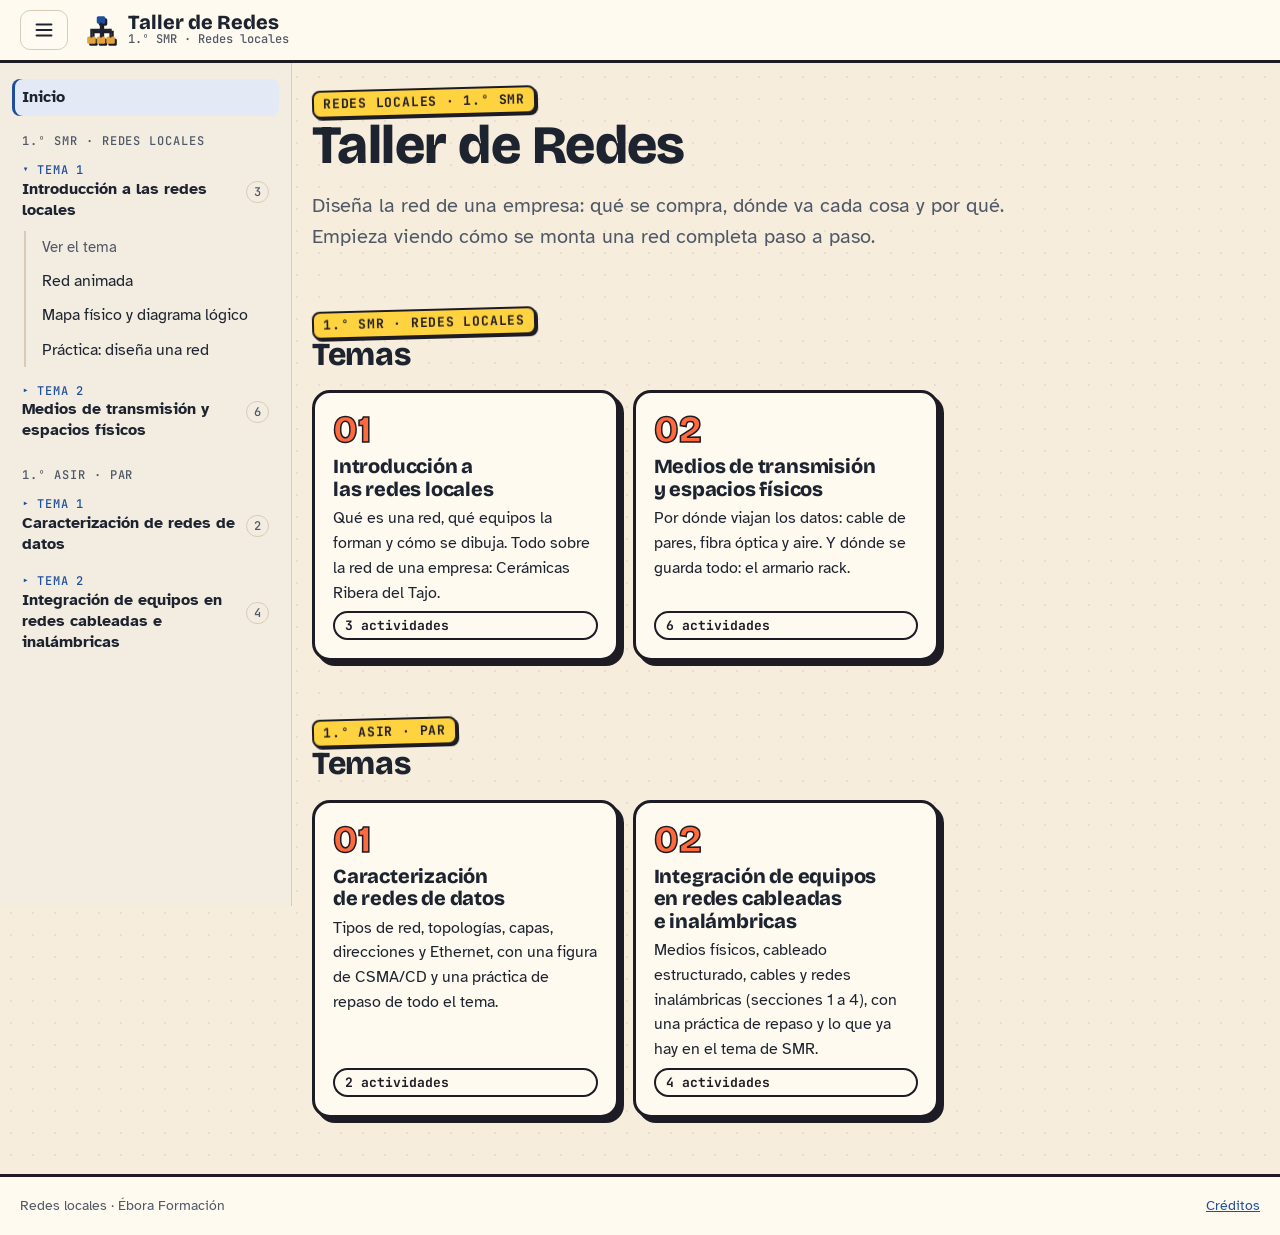
<file: index.html>
<!doctype html>
<html lang="es" data-theme="light">
<head>
  <meta charset="utf-8">
  <meta name="viewport" content="width=device-width, initial-scale=1, viewport-fit=cover">
  <title>Taller de Redes · 1.º SMR</title>
  <meta name="description" content="Redes locales (1.º SMR): la red de una empresa montada paso a paso, prácticas de diseño de redes y examen.">
  <meta name="theme-color" content="#f6eddd">
  <meta name="color-scheme" content="light">
  <link rel="icon" href="assets/img/icono.svg" type="image/svg+xml">
  <link rel="preconnect" href="https://fonts.googleapis.com">
  <link rel="preconnect" href="https://fonts.gstatic.com" crossorigin>
  <link rel="stylesheet" href="https://fonts.googleapis.com/css2?family=Atkinson+Hyperlegible:ital,wght@0,400;0,700;1,400&family=Bricolage+Grotesque:opsz,wght@12..96,600;12..96,800&family=JetBrains+Mono:wght@500&display=swap">
  <link rel="stylesheet" href="assets/css/app.css">
  <link rel="stylesheet" href="assets/css/animado.css">
  <link rel="stylesheet" href="assets/css/red.css">
  <link rel="stylesheet" href="assets/css/disenio.css">
  <link rel="stylesheet" href="assets/css/mapas.css">
  <link rel="stylesheet" href="assets/css/analiza.css">
  <link rel="stylesheet" href="assets/css/medio.css">
  <link rel="stylesheet" href="assets/css/latiguillo.css">
  <link rel="stylesheet" href="assets/css/dibujo.css">
  <script type="importmap">
  { "imports": {
      "three": "./assets/vendor/three/three.module.min.js",
      "three/addons/": "./assets/vendor/three/addons/"
  } }
  </script>
</head>
<body>
  <a class="saltar" href="#contenido">Saltar al contenido</a>
  <header class="cabecera">
    <button class="btn-lateral" id="btn-lateral" type="button" aria-controls="lateral" aria-expanded="false" aria-label="Mostrar el menú">
      <svg viewBox="0 0 24 24" aria-hidden="true"><path d="M4 6h16M4 12h16M4 18h16" fill="none" stroke="currentColor" stroke-width="2.4" stroke-linecap="round"/></svg>
      <span>Menú</span>
    </button>
    <a class="marca" href="#/">
      <svg viewBox="0 0 32 32" aria-hidden="true"><rect x="12" y="3" width="8" height="7" rx="1.5" fill="var(--azul)"/><rect x="3" y="22" width="8" height="7" rx="1.5" fill="var(--ambar)"/><rect x="12" y="22" width="8" height="7" rx="1.5" fill="var(--ambar)"/><rect x="21" y="22" width="8" height="7" rx="1.5" fill="var(--ambar)"/><path d="M16 10v6M7 22v-6h18v6M16 16v6" stroke="var(--tinta)" stroke-width="2.2" fill="none" stroke-linecap="round"/></svg>
      <span><b>Taller de Redes</b><small>1.º SMR · Redes locales</small></span>
    </a>
  </header>
  <div class="marco">
    <nav class="lateral" id="lateral" aria-label="Temas y secciones" inert></nav>
    <main id="contenido" tabindex="-1">
      <div class="cargando">Cargando…</div>
    </main>
  </div>
  <footer class="pie">
    <span>Redes locales · Ébora Formación</span>
    <a href="#/creditos">Créditos</a>
  </footer>
  <noscript><p class="aviso">Esta web necesita JavaScript.</p></noscript>
  <script type="module" src="assets/js/main.js"></script>
</body>
</html>
</file>
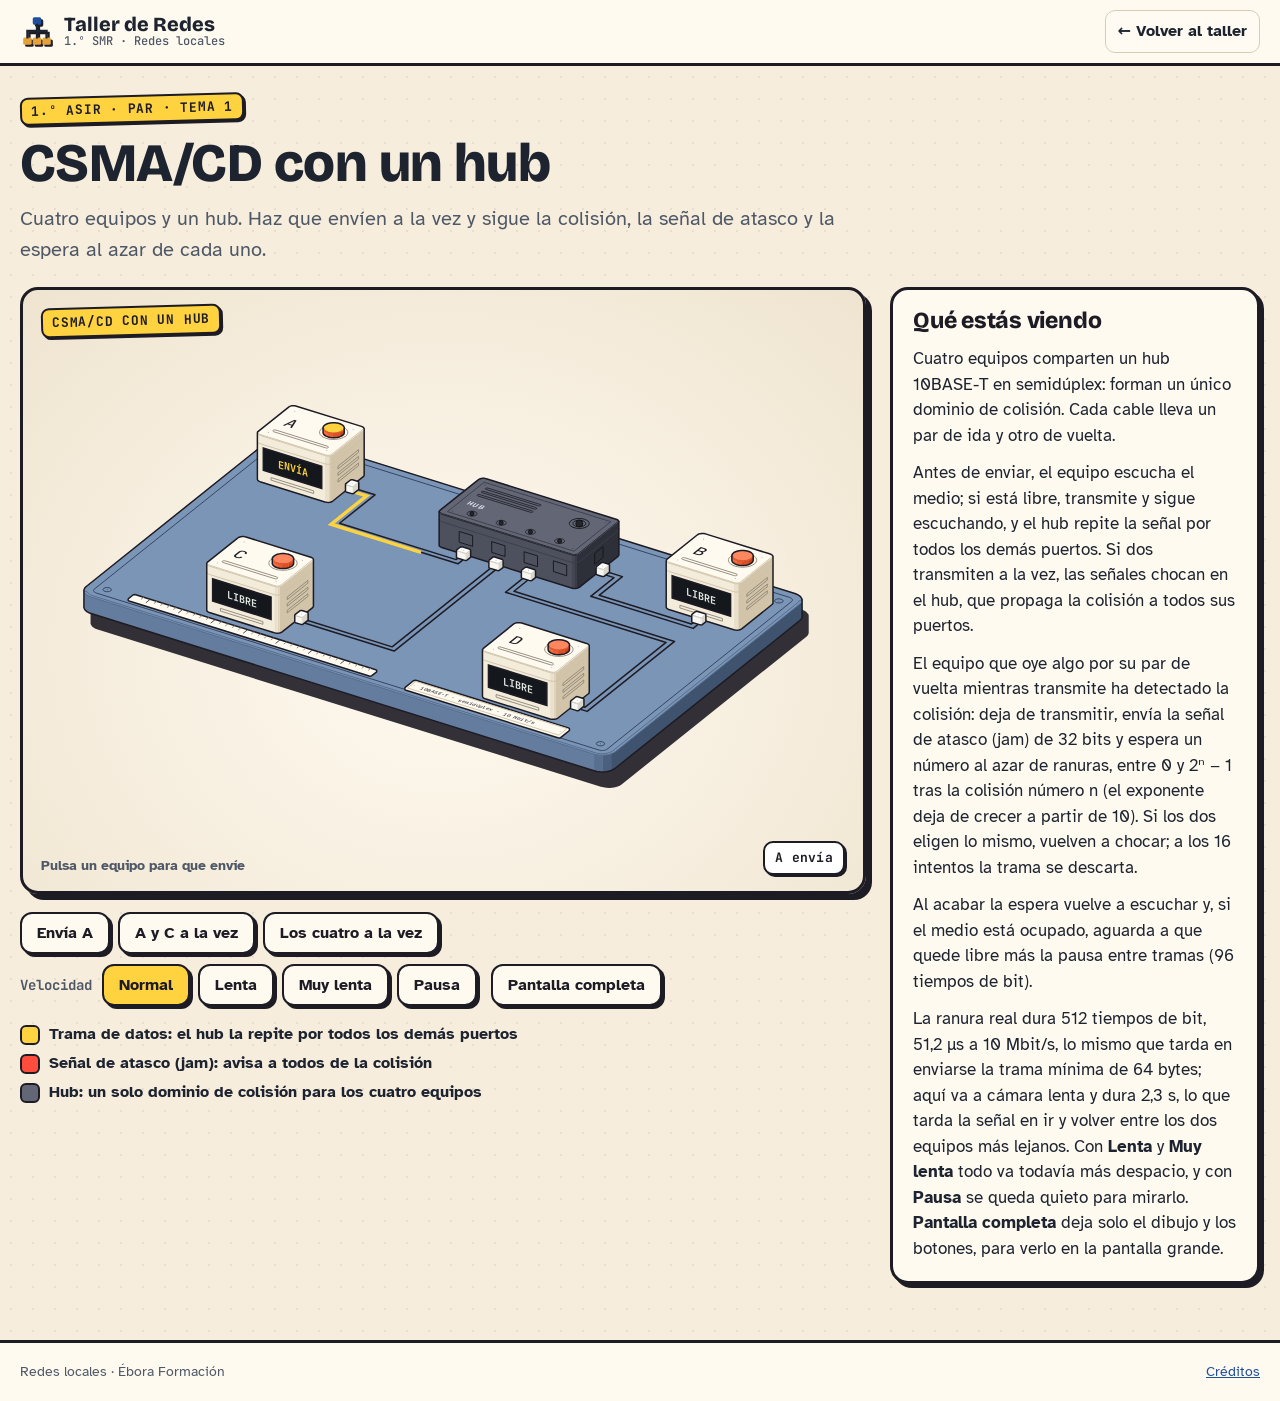
<file: figuras/csma-cd.html>
<!doctype html>
<html lang="es" data-theme="light">
<head>
  <meta charset="utf-8">
  <meta name="color-scheme" content="light">
  <meta name="viewport" content="width=device-width, initial-scale=1, viewport-fit=cover">
  <title>CSMA/CD con un hub · Taller de Redes</title>
  <meta name="theme-color" content="#f6eddd">
  <link rel="icon" href="../assets/img/icono.svg" type="image/svg+xml">
  <link rel="preconnect" href="https://fonts.googleapis.com">
  <link rel="preconnect" href="https://fonts.gstatic.com" crossorigin>
  <link rel="stylesheet" href="https://fonts.googleapis.com/css2?family=Atkinson+Hyperlegible:ital,wght@0,400;0,700;1,400&family=Bricolage+Grotesque:opsz,wght@12..96,600;12..96,800&family=JetBrains+Mono:wght@500&display=swap">
  <style>
.iso{
  --anatomy-page:#0b0b0b;--anatomy-card:#131313;--anatomy-text:#a3a3a3;--anatomy-strong:#e6e6e6;--anatomy-muted:#6e6e6e;
  --anatomy-paper:#131313;--anatomy-face:#1b1b1b;--anatomy-top:#1c1c1c;
  --anatomy-shade-0:#0f0f0f;--anatomy-shade-1:#121212;--anatomy-shade-2:#151515;--anatomy-shade-3:#181818;
  --anatomy-lit-top:#262626;--anatomy-lit-shade:#1d1d1d;
  --anatomy-hi:#d4d4d4;--anatomy-mid:#6a6a6a;--anatomy-lo:#3e3e3e;--anatomy-faint:#2a2a2a;--anatomy-lit:#ffffff;
  --anatomy-halo:#050505;--anatomy-halo-opacity:.9;--anatomy-dot:#e6e6e6;
  --anatomy-red:#ff6b6b;--anatomy-green:#6be0a0;--anatomy-blue:#6b9bff;
  --anatomy-weight:.6px;--anatomy-ease:cubic-bezier(.32,.72,0,1);
  --anatomy-mono:ui-monospace,"SF Mono",Menlo,Consolas,monospace;
  --anatomy-lift:inset 0 1px 0 0 #ffffff0a,inset 0 0 0 1px #ffffff06,0 0 0 1px #00000026,0 1px 1px -.5px #00000014,0 3px 3px -1.5px #00000014,0 6px 6px -3px #00000014,0 12px 12px -6px #00000014;
}
.iso[data-theme="light"]{
  --anatomy-page:#f2f2ef;--anatomy-card:#fbfbfa;--anatomy-text:#57575a;--anatomy-strong:#18181a;--anatomy-muted:#8c8c90;
  --anatomy-paper:#fbfbfa;--anatomy-face:#ffffff;--anatomy-top:#ffffff;
  --anatomy-shade-0:#dcdcd9;--anatomy-shade-1:#e5e5e2;--anatomy-shade-2:#ededea;--anatomy-shade-3:#f4f4f1;
  --anatomy-lit-top:#ffffff;--anatomy-lit-shade:#eeeeeb;
  --anatomy-hi:#26262a;--anatomy-mid:#8a8a8f;--anatomy-lo:#b4b4b8;--anatomy-faint:#d4d4d6;--anatomy-lit:#000000;
  --anatomy-halo:#8a8a80;--anatomy-halo-opacity:.32;--anatomy-dot:#3a3a3e;
  --anatomy-red:#e5484d;--anatomy-green:#30a46c;--anatomy-blue:#3e63dd;
  --anatomy-lift:inset 0 1px 0 0 #ffffff,0 0 0 1px #0000000f,0 1px 1px -.5px #0000000a,0 3px 3px -1.5px #0000000a,0 6px 6px -3px #0000000a,0 12px 12px -6px #0000000a;
}
.iso-svg{display:block;width:100%;height:auto;overflow:visible}
.iso-svg path,.iso-svg circle{vector-effect:non-scaling-stroke}
.iso-fill{fill:var(--anatomy-paper);stroke:none}
.iso-solid[data-lit]>.iso-fill{fill:var(--anatomy-face)}
.iso-shade,.iso-top{stroke:none}
.iso-shade[data-shade="0"]{fill:var(--anatomy-shade-0)}
.iso-shade[data-shade="1"]{fill:var(--anatomy-shade-1)}
.iso-shade[data-shade="2"]{fill:var(--anatomy-shade-2)}
.iso-shade[data-shade="3"]{fill:var(--anatomy-shade-3)}
.iso-top{fill:var(--anatomy-top)}
.iso-solid[data-lit]>.iso-top{fill:var(--anatomy-lit-top)}
.iso-solid[data-lit]>.iso-shade{fill:var(--anatomy-lit-shade)}
.iso-solid[data-seamless]>.iso-shade,.iso-solid[data-seamless]>.iso-top{stroke-width:.4;stroke-linejoin:round}
.iso-solid[data-seamless]>.iso-shade[data-shade="0"]{stroke:var(--anatomy-shade-0)}
.iso-solid[data-seamless]>.iso-shade[data-shade="1"]{stroke:var(--anatomy-shade-1)}
.iso-solid[data-seamless]>.iso-shade[data-shade="2"]{stroke:var(--anatomy-shade-2)}
.iso-solid[data-seamless]>.iso-shade[data-shade="3"]{stroke:var(--anatomy-shade-3)}
.iso-solid[data-seamless]>.iso-top{stroke:var(--anatomy-top)}
.iso-solid[data-seamless][data-lit]>.iso-top{stroke:var(--anatomy-lit-top)}
.iso-solid[data-seamless][data-lit]>.iso-shade{stroke:var(--anatomy-lit-shade)}
.iso-solid[data-lit]>.iso-edge{stroke:var(--anatomy-lit)}
.iso-halo{fill:var(--anatomy-halo);stroke:none;filter:blur(9px);opacity:var(--anatomy-halo-opacity);transform:translateY(3px)}
.iso-line{fill:none;stroke:var(--anatomy-lo);stroke-width:var(--anatomy-weight);stroke-linecap:round;stroke-linejoin:round}
.iso-line[data-tone="hi"]{stroke:var(--anatomy-hi)}
.iso-line[data-tone="mid"]{stroke:var(--anatomy-mid)}
.iso-line[data-tone="lo"]{stroke:var(--anatomy-lo)}
.iso-line[data-tone="faint"]{stroke:var(--anatomy-faint)}
.iso-line[data-tone="lit"]{stroke:var(--anatomy-lit)}
.iso-line[data-tone="red"]{stroke:var(--anatomy-red)}
.iso-line[data-tone="green"]{stroke:var(--anatomy-green)}
.iso-line[data-tone="blue"]{stroke:var(--anatomy-blue)}
.iso-line[data-dotted]{stroke-dasharray:.01 3.5;stroke-width:1}
.iso-line[data-dashed]{stroke-dasharray:3 3}
.iso-line[data-flow]{stroke-dasharray:2 6}
.iso-wire-end{fill:var(--anatomy-paper);stroke:var(--anatomy-lo);stroke-width:var(--anatomy-weight)}
.iso-wire[data-tone="hi"] .iso-wire-end{stroke:var(--anatomy-hi)}
.iso-wire[data-tone="mid"] .iso-wire-end{stroke:var(--anatomy-mid)}
.iso-wire[data-tone="faint"] .iso-wire-end{stroke:var(--anatomy-faint)}
.iso-wire[data-tone="lit"] .iso-wire-end{stroke:var(--anatomy-lit)}
.iso-dots circle{fill:var(--anatomy-dot);stroke:none;opacity:.32}
.iso-dots[data-tone="hi"] circle{opacity:.85}
.iso-dots[data-tone="mid"] circle{opacity:.45}
.iso-dots[data-tone="lo"] circle{opacity:.22}
.iso-dots[data-tone="faint"] circle{opacity:.12}
.iso-face-text{fill:var(--anatomy-mid);font-family:var(--anatomy-mono);letter-spacing:.04em}
.iso-face-text[data-tone="hi"]{fill:var(--anatomy-hi)}
.iso-face-text[data-tone="lo"]{fill:var(--anatomy-lo)}
.iso-face-text[data-tone="faint"]{fill:var(--anatomy-faint)}
.tb-body{fill:var(--anatomy-shade-2);stroke:none}
.tb-shine{fill:var(--anatomy-top);stroke:none}
.tb-shade{fill:var(--anatomy-shade-0);stroke:none}
.tb-ring{fill:none;stroke:var(--anatomy-lo);stroke-width:.45;stroke-linecap:butt;stroke-linejoin:round}
.tb-ring[data-tone="mid"]{stroke:var(--anatomy-mid)}
.tb-ring[data-tone="faint"]{stroke:var(--anatomy-faint)}
.tb-ring[data-tone="hi"]{stroke:var(--anatomy-hi)}
@keyframes iso-flow{to{stroke-dashoffset:-32}}
@keyframes iso-pulse{0%,100%{opacity:.18}12%{opacity:1}40%{opacity:.18}}
.iso-line[data-flow]{animation:iso-flow 1600ms linear infinite}
.iso-dots circle[data-pulse]{animation:iso-pulse 1600ms steps(1,end) infinite;animation-delay:var(--pulse-at,0ms)}
.iso-figure{margin:32px 0 36px}
.iso-plate{position:relative;padding:52px 24px;border-radius:0;background:var(--anatomy-card);box-shadow:0 0 0 1px var(--anatomy-mid);--anatomy-paper:var(--anatomy-card)}
.iso-plate-corners{position:absolute;inset:18px 20px;pointer-events:none}
.iso-plate-corner{position:absolute;color:var(--anatomy-muted);font-family:var(--anatomy-mono);font-size:10.5px;line-height:1;letter-spacing:.04em;white-space:nowrap}
.iso-plate-corner[data-corner="fig"]{top:0;left:0;color:var(--anatomy-text)}
.iso-plate-corner[data-corner="title"]{top:0;right:0;text-transform:uppercase;letter-spacing:.1em}
.iso-plate-corner[data-corner="hint"]{bottom:0;left:0;text-transform:uppercase;letter-spacing:.1em}
.iso-plate-corner[data-corner="readout"]{right:0;bottom:0;color:var(--anatomy-text);font-variant-numeric:tabular-nums}
.iso-plate .iso-svg{margin:0 auto}
.iso-legend{display:grid;gap:8px;margin-top:12px;color:var(--anatomy-muted);font-size:13px;line-height:1.55}
.iso-keys{display:flex;flex-wrap:wrap;gap:6px 18px}
.iso-key{display:inline-flex;align-items:center;gap:7px}
.iso-swatch{width:16px;height:10px;flex:none;overflow:visible}
.iso-swatch path{fill:none;stroke:var(--anatomy-hi);stroke-width:1;vector-effect:non-scaling-stroke;stroke-linejoin:round;stroke-linecap:round}
.iso-swatch[data-mark="raised"] path,.iso-swatch[data-mark="flat"] path{stroke:var(--anatomy-mid)}
.iso-swatch[data-mark="lit"] path{stroke:var(--anatomy-lit)}
.iso-swatch[data-mark="dim"] path{stroke:var(--anatomy-lo)}
.iso-swatch[data-mark="dotted"] path{stroke-dasharray:.01 3;stroke-width:1.4}
.iso-swatch[data-mark="dashed"] path{stroke-dasharray:3 2.5}
.iso-swatch[data-mark="red"] path{stroke:var(--anatomy-red)}
.iso-swatch[data-mark="green"] path{stroke:var(--anatomy-green)}
.iso-swatch[data-mark="blue"] path{stroke:var(--anatomy-blue)}
.iso-swatch-crease{stroke:var(--anatomy-lo)!important}
@media (max-width:560px){.iso-plate{padding:48px 12px 70px}.iso-plate-corner[data-corner="hint"]{bottom:18px}}
@media (prefers-reduced-motion:reduce){.iso-line[data-flow],.iso-dots circle[data-pulse]{animation:none}}

.iso-line.cs-cable{stroke:#1d1b24;stroke-width:1.5px}
.cs-sig{fill:none;stroke:#ffd23f;stroke-width:3.4px;stroke-linecap:butt;vector-effect:non-scaling-stroke}
.cs-sig[data-kind="jam"]{stroke:#ff4d3d}
.cs-screen{fill:#14171c;stroke:#1d1b24;stroke-width:1.5px}
.cs-text{font-family:var(--anatomy-mono);font-weight:700;fill:#dfe7e1;letter-spacing:.02em}
.cs-led,.cs-col{fill:#25262e;stroke:#0e0e12;stroke-width:.8px}
.cs-rotulo{align-self:center;font:700 14px var(--f-mono);color:var(--tinta-2);margin-right:2px}
/* Pantalla completa: solo la lámina y los botones, para el proyector */
.iso-figure:fullscreen{box-sizing:border-box;width:100vw;height:100vh;margin:0;padding:22px 26px 20px;grid-template-columns:minmax(0,1fr);grid-template-rows:minmax(0,1fr) auto;gap:16px;align-items:stretch;background:#f4ead8 radial-gradient(circle,rgba(29,27,36,.07) 1.2px,transparent 1.4px) 0 0/22px 22px}
.iso-figure:fullscreen .iso-legend,.iso-figure:fullscreen figcaption{display:none}
.iso-figure:fullscreen .iso-plate{min-height:0;display:flex;flex-direction:column;padding:44px 18px 48px}
.iso-figure:fullscreen .iso-stage{flex:1;min-height:0;display:flex;align-items:center;justify-content:center}
.iso-figure:fullscreen .iso-svg{width:auto;height:auto;max-width:100%;max-height:100%;aspect-ratio:720/430;flex:1 1 auto}
.iso-figure:fullscreen .fig-controles{justify-content:center;font-size:19px}
.iso-figure:fullscreen .fig-controles button{padding:13px 19px}
.iso-figure:fullscreen .iso-plate-corner{font-size:17px}
.cs-led[data-on]{fill:#ffd23f}
.cs-col[data-on]{fill:#ff4d3d}
.cs-rotulo{--anatomy-mid:#e4e6ee}
.cs-stn{cursor:pointer}
.cs-stn[data-state="tx"] .cs-key .iso-top{fill:#ffd23f}
.cs-stn[data-state="jam"] .cs-key .iso-top{fill:#ff4d3d}
.cs-stn[data-state="tx"] .cs-text{fill:#ffd23f}
.cs-stn[data-state="jam"] .cs-text,.cs-stn[data-state="backoff"] .cs-text{fill:#ff8f80}
.cs-stn:hover .cs-key .iso-edge{stroke-width:2.6px}
.iso-stage{touch-action:manipulation;outline:none}
</style>
  <link rel="stylesheet" href="../assets/css/app.css">
  <link rel="stylesheet" href="../assets/css/dibujo.css">
  <link rel="stylesheet" href="../assets/css/figura.css">
</head>
<body>
  <a class="saltar" href="#contenido">Saltar al contenido</a>
  <header class="cabecera">
    <a class="marca" href="../index.html#/">
      <svg viewBox="0 0 32 32" aria-hidden="true"><rect x="12" y="3" width="8" height="7" rx="1.5" fill="var(--azul)"/><rect x="3" y="22" width="8" height="7" rx="1.5" fill="var(--ambar)"/><rect x="12" y="22" width="8" height="7" rx="1.5" fill="var(--ambar)"/><rect x="21" y="22" width="8" height="7" rx="1.5" fill="var(--ambar)"/><path d="M16 10v6M7 22v-6h18v6M16 16v6" stroke="var(--tinta)" stroke-width="2.2" fill="none" stroke-linecap="round"/></svg>
      <span><b>Taller de Redes</b><small>1.º SMR · Redes locales</small></span>
    </a>
    <a class="btn-lateral btn-volver" href="../index.html#/">← Volver al taller</a>
  </header>
  <main id="contenido" tabindex="-1">
    <div class="fig iso" data-theme="light">
      <div class="fig-cab">
        <span class="etiqueta">1.º ASIR · PAR · Tema 1</span>
        <h1>CSMA/CD con un hub</h1>
        <p class="lead">Cuatro equipos y un hub. Haz que envíen a la vez y sigue la colisión, la señal de atasco y la espera al azar de cada uno.</p>
      </div>
      <figure class="iso-figure"><div class="iso-plate"><div class="iso-plate-corners" aria-hidden="true"><span class="iso-plate-corner" data-corner="fig">Fig 2</span><span class="iso-plate-corner" data-corner="title">CSMA/CD con un hub</span><span class="iso-plate-corner" data-corner="hint">Pulsa un equipo para que envíe</span><span class="iso-plate-corner" data-corner="readout" data-readout>medio libre</span></div><div class="iso-stage" tabindex="0" role="group" aria-label="CSMA/CD: pulsa un equipo o las teclas A, B, C y D para que envíe; la barra espaciadora hace que A y C envíen a la vez; V cambia la velocidad, P pone o quita la pausa y F pone la pantalla completa"><svg xmlns="http://www.w3.org/2000/svg" class="iso-svg" viewBox="0 0 720 430" role="img" aria-label="Banco de prácticas con un hub 10BASE-T y cuatro equipos, A, B, C y D, cada uno unido al hub por un cable con un par de ida y otro de vuelta. Las tramas viajan por los cables; cuando dos equipos envían a la vez, el hub enciende el piloto de colisión y manda una señal de atasco a todos, y cada equipo espera un número al azar de ranuras antes de reintentar."><g class="m-pizarra"><path class="iso-halo" d="M35.2 223.5L35.4 222.1L36.1 220.8L37.3 219.6L204.2 86L205.9 85L207.9 84.1L210.3 83.4L212.9 83L215.6 82.8L218.3 82.9L220.9 83.2L223.3 83.8L678.3 226L680.4 226.8L682.2 227.8L683.5 229L684.4 230.3L684.8 231.6L684.8 246.6L684.6 248L683.9 249.3L682.7 250.5L515.8 384L514.1 385.1L512.1 386L509.7 386.7L507.1 387.1L504.4 387.3L501.7 387.2L499.1 386.8L496.7 386.2L41.7 244.1L39.6 243.3L37.8 242.3L36.5 241.1L35.6 239.8L35.2 238.4Z"/><g class="m-grafito"><g class="iso-solid"><path class="iso-fill" d="M211.6 118.3L212.2 117L213.4 115.8L215.1 114.7L217.2 113.9L219.7 113.3L222.3 113L225 113L227.7 113.3L230.1 113.8L232.2 114.7L233.9 115.7L235.1 117L235.7 118.3L235.7 119.6L235.7 122L235.1 123.4L234 124.6L232.3 125.7L230.2 126.5L227.7 127.1L225.1 127.4L222.4 127.4L219.7 127.1L217.3 126.5L215.1 125.7L213.4 124.6L212.3 123.4L211.7 122.1L211.6 120.7Z"/><path class="iso-shade" data-shade="0" d="M234 124.6L232.3 125.7L232.3 123.3L234 122.2ZM232.3 125.7L230.2 126.5L230.2 124.1L232.3 123.3ZM235.7 122L235.1 123.4L235.1 121L235.7 119.6ZM235.1 123.4L234 124.6L234 122.2L235.1 121Z"/><path class="iso-shade" data-shade="1" d="M230.2 126.5L227.7 127.1L227.7 124.7L230.2 124.1ZM227.7 127.1L225.1 127.4L225.1 125L227.7 124.7ZM225.1 127.4L222.4 127.4L222.4 125L225.1 125Z"/><path class="iso-shade" data-shade="2" d="M222.4 127.4L219.7 127.1L219.7 124.7L222.4 125ZM219.7 127.1L217.3 126.5L217.3 124.1L219.7 124.7Z"/><path class="iso-shade" data-shade="3" d="M217.3 126.5L215.1 125.7L215.1 123.3L217.3 124.1ZM215.1 125.7L213.4 124.6L213.4 122.2L215.1 123.3ZM213.4 124.6L212.3 123.4L212.3 121L213.4 122.2ZM212.3 123.4L211.7 122.1L211.7 119.7L212.3 121ZM211.7 122.1L211.6 120.7L211.6 118.3L211.7 119.7Z"/><path class="iso-top" d="M234 122.2L232.3 123.3L230.2 124.1L227.7 124.7L225.1 125L222.4 125L219.7 124.7L217.3 124.1L215.1 123.3L213.4 122.2L212.3 121L211.7 119.7L211.6 118.3L212.2 117L213.4 115.8L215.1 114.7L217.2 113.9L219.7 113.3L222.3 113L225 113L227.7 113.3L230.1 113.8L232.2 114.7L233.9 115.7L235.1 117L235.7 118.3L235.7 119.6L235.1 121Z"/><path class="iso-line iso-crease" data-tone="faint" d="M235.7 119.6L235.1 121L234 122.2L232.3 123.3L230.2 124.1L227.7 124.7L225.1 125L222.4 125L219.7 124.7L217.3 124.1L215.1 123.3L213.4 122.2L212.3 121L211.7 119.7L211.6 118.3"/><path class="iso-line iso-edge" data-tone="hi" d="M211.6 118.3L212.2 117L213.4 115.8L215.1 114.7L217.2 113.9L219.7 113.3L222.3 113L225 113L227.7 113.3L230.1 113.8L232.2 114.7L233.9 115.7L235.1 117L235.7 118.3L235.7 119.6M235.7 122L235.1 123.4L234 124.6L232.3 125.7L230.2 126.5L227.7 127.1L225.1 127.4L222.4 127.4L219.7 127.1L217.3 126.5L215.1 125.7L213.4 124.6L212.3 123.4L211.7 122.1L211.6 120.7M211.6 118.3L211.6 120.7M235.7 119.6L235.7 122"/></g><g class="iso-solid"><path class="iso-fill" d="M214.4 113.4L214.9 112.4L215.8 111.4L217.1 110.6L218.7 109.9L220.6 109.5L222.6 109.2L224.7 109.2L226.7 109.5L228.6 109.9L230.3 110.6L231.6 111.4L232.5 112.3L233 113.3L233 114.4L233 119.5L232.5 120.5L231.6 121.5L230.3 122.3L228.7 122.9L226.8 123.4L224.8 123.6L222.7 123.6L220.6 123.4L218.7 122.9L217.1 122.3L215.8 121.5L214.9 120.5L214.4 119.5L214.4 118.5Z"/><path class="iso-shade" data-shade="0" d="M231.6 121.5L230.3 122.3L230.3 117.2L231.6 116.4ZM230.3 122.3L228.7 122.9L228.7 117.8L230.3 117.2ZM233 119.5L232.5 120.5L232.5 115.4L233 114.4ZM232.5 120.5L231.6 121.5L231.6 116.4L232.5 115.4Z"/><path class="iso-shade" data-shade="1" d="M228.7 122.9L226.8 123.4L226.8 118.3L228.7 117.8ZM226.8 123.4L224.8 123.6L224.8 118.5L226.8 118.3ZM224.8 123.6L222.7 123.6L222.7 118.5L224.8 118.5Z"/><path class="iso-shade" data-shade="2" d="M222.7 123.6L220.6 123.4L220.6 118.3L222.7 118.5ZM220.6 123.4L218.7 122.9L218.7 117.8L220.6 118.3Z"/><path class="iso-shade" data-shade="3" d="M218.7 122.9L217.1 122.3L217.1 117.2L218.7 117.8ZM217.1 122.3L215.8 121.5L215.8 116.4L217.1 117.2ZM215.8 121.5L214.9 120.5L214.9 115.4L215.8 116.4ZM214.9 120.5L214.4 119.5L214.4 114.4L214.9 115.4ZM214.4 119.5L214.4 118.5L214.4 113.4L214.4 114.4Z"/><path class="iso-top" d="M231.6 116.4L230.3 117.2L228.7 117.8L226.8 118.3L224.8 118.5L222.7 118.5L220.6 118.3L218.7 117.8L217.1 117.2L215.8 116.4L214.9 115.4L214.4 114.4L214.4 113.4L214.9 112.4L215.8 111.4L217.1 110.6L218.7 109.9L220.6 109.5L222.6 109.2L224.7 109.2L226.7 109.5L228.6 109.9L230.3 110.6L231.6 111.4L232.5 112.3L233 113.3L233 114.4L232.5 115.4Z"/><path class="iso-line iso-crease" data-tone="faint" d="M233 114.4L232.5 115.4L231.6 116.4L230.3 117.2L228.7 117.8L226.8 118.3L224.8 118.5L222.7 118.5L220.6 118.3L218.7 117.8L217.1 117.2L215.8 116.4L214.9 115.4L214.4 114.4L214.4 113.4"/><path class="iso-line iso-edge" data-tone="hi" d="M214.4 113.4L214.9 112.4L215.8 111.4L217.1 110.6L218.7 109.9L220.6 109.5L222.6 109.2L224.7 109.2L226.7 109.5L228.6 109.9L230.3 110.6L231.6 111.4L232.5 112.3L233 113.3L233 114.4M233 119.5L232.5 120.5L231.6 121.5L230.3 122.3L228.7 122.9L226.8 123.4L224.8 123.6L222.7 123.6L220.6 123.4L218.7 122.9L217.1 122.3L215.8 121.5L214.9 120.5L214.4 119.5L214.4 118.5M214.4 113.4L214.4 118.5M233 114.4L233 119.5"/></g></g><g class="m-grafito"><g class="iso-solid"><path class="iso-fill" d="M70.4 231.3L71 230L72.2 228.8L73.9 227.7L76 226.9L78.4 226.3L81.1 226L83.8 226L86.4 226.3L88.9 226.8L91 227.7L92.7 228.7L93.9 230L94.5 231.3L94.5 232.6L94.5 235L93.9 236.4L92.7 237.6L91 238.7L88.9 239.5L86.5 240.1L83.8 240.4L81.1 240.4L78.5 240.1L76 239.5L73.9 238.7L72.2 237.6L71 236.4L70.4 235.1L70.4 233.7Z"/><path class="iso-shade" data-shade="0" d="M92.7 237.6L91 238.7L91 236.3L92.7 235.2ZM91 238.7L88.9 239.5L88.9 237.1L91 236.3ZM94.5 235L93.9 236.4L93.9 234L94.5 232.6ZM93.9 236.4L92.7 237.6L92.7 235.2L93.9 234Z"/><path class="iso-shade" data-shade="1" d="M88.9 239.5L86.5 240.1L86.5 237.7L88.9 237.1ZM86.5 240.1L83.8 240.4L83.8 238L86.5 237.7ZM83.8 240.4L81.1 240.4L81.1 238L83.8 238Z"/><path class="iso-shade" data-shade="2" d="M81.1 240.4L78.5 240.1L78.5 237.7L81.1 238ZM78.5 240.1L76 239.5L76 237.1L78.5 237.7Z"/><path class="iso-shade" data-shade="3" d="M76 239.5L73.9 238.7L73.9 236.3L76 237.1ZM73.9 238.7L72.2 237.6L72.2 235.2L73.9 236.3ZM72.2 237.6L71 236.4L71 234L72.2 235.2ZM71 236.4L70.4 235.1L70.4 232.7L71 234ZM70.4 235.1L70.4 233.7L70.4 231.3L70.4 232.7Z"/><path class="iso-top" d="M92.7 235.2L91 236.3L88.9 237.1L86.5 237.7L83.8 238L81.1 238L78.5 237.7L76 237.1L73.9 236.3L72.2 235.2L71 234L70.4 232.7L70.4 231.3L71 230L72.2 228.8L73.9 227.7L76 226.9L78.4 226.3L81.1 226L83.8 226L86.4 226.3L88.9 226.8L91 227.7L92.7 228.7L93.9 230L94.5 231.3L94.5 232.6L93.9 234Z"/><path class="iso-line iso-crease" data-tone="faint" d="M94.5 232.6L93.9 234L92.7 235.2L91 236.3L88.9 237.1L86.5 237.7L83.8 238L81.1 238L78.5 237.7L76 237.1L73.9 236.3L72.2 235.2L71 234L70.4 232.7L70.4 231.3"/><path class="iso-line iso-edge" data-tone="hi" d="M70.4 231.3L71 230L72.2 228.8L73.9 227.7L76 226.9L78.4 226.3L81.1 226L83.8 226L86.4 226.3L88.9 226.8L91 227.7L92.7 228.7L93.9 230L94.5 231.3L94.5 232.6M94.5 235L93.9 236.4L92.7 237.6L91 238.7L88.9 239.5L86.5 240.1L83.8 240.4L81.1 240.4L78.5 240.1L76 239.5L73.9 238.7L72.2 237.6L71 236.4L70.4 235.1L70.4 233.7M70.4 231.3L70.4 233.7M94.5 232.6L94.5 235"/></g><g class="iso-solid"><path class="iso-fill" d="M73.2 226.4L73.6 225.4L74.5 224.4L75.8 223.6L77.5 222.9L79.4 222.5L81.4 222.2L83.5 222.2L85.5 222.5L87.4 222.9L89.1 223.6L90.4 224.4L91.3 225.3L91.7 226.4L91.7 227.4L91.7 232.5L91.3 233.5L90.4 234.5L89.1 235.3L87.5 235.9L85.6 236.4L83.5 236.6L81.4 236.6L79.4 236.4L77.5 235.9L75.9 235.3L74.6 234.5L73.6 233.5L73.2 232.5L73.2 231.5Z"/><path class="iso-shade" data-shade="0" d="M90.4 234.5L89.1 235.3L89.1 230.2L90.4 229.4ZM89.1 235.3L87.5 235.9L87.5 230.8L89.1 230.2ZM91.7 232.5L91.3 233.5L91.3 228.4L91.7 227.4ZM91.3 233.5L90.4 234.5L90.4 229.4L91.3 228.4Z"/><path class="iso-shade" data-shade="1" d="M87.5 235.9L85.6 236.4L85.6 231.3L87.5 230.8ZM85.6 236.4L83.5 236.6L83.5 231.5L85.6 231.3ZM83.5 236.6L81.4 236.6L81.4 231.5L83.5 231.5Z"/><path class="iso-shade" data-shade="2" d="M81.4 236.6L79.4 236.4L79.4 231.3L81.4 231.5ZM79.4 236.4L77.5 235.9L77.5 230.8L79.4 231.3Z"/><path class="iso-shade" data-shade="3" d="M77.5 235.9L75.9 235.3L75.9 230.2L77.5 230.8ZM75.9 235.3L74.6 234.5L74.6 229.4L75.9 230.2ZM74.6 234.5L73.6 233.5L73.6 228.4L74.6 229.4ZM73.6 233.5L73.2 232.5L73.2 227.4L73.6 228.4ZM73.2 232.5L73.2 231.5L73.2 226.4L73.2 227.4Z"/><path class="iso-top" d="M90.4 229.4L89.1 230.2L87.5 230.8L85.6 231.3L83.5 231.5L81.4 231.5L79.4 231.3L77.5 230.8L75.9 230.2L74.6 229.4L73.6 228.4L73.2 227.4L73.2 226.4L73.6 225.4L74.5 224.4L75.8 223.6L77.5 222.9L79.4 222.5L81.4 222.2L83.5 222.2L85.5 222.5L87.4 222.9L89.1 223.6L90.4 224.4L91.3 225.3L91.7 226.4L91.7 227.4L91.3 228.4Z"/><path class="iso-line iso-crease" data-tone="faint" d="M91.7 227.4L91.3 228.4L90.4 229.4L89.1 230.2L87.5 230.8L85.6 231.3L83.5 231.5L81.4 231.5L79.4 231.3L77.5 230.8L75.9 230.2L74.6 229.4L73.6 228.4L73.2 227.4L73.2 226.4"/><path class="iso-line iso-edge" data-tone="hi" d="M73.2 226.4L73.6 225.4L74.5 224.4L75.8 223.6L77.5 222.9L79.4 222.5L81.4 222.2L83.5 222.2L85.5 222.5L87.4 222.9L89.1 223.6L90.4 224.4L91.3 225.3L91.7 226.4L91.7 227.4M91.7 232.5L91.3 233.5L90.4 234.5L89.1 235.3L87.5 235.9L85.6 236.4L83.5 236.6L81.4 236.6L79.4 236.4L77.5 235.9L75.9 235.3L74.6 234.5L73.6 233.5L73.2 232.5L73.2 231.5M73.2 226.4L73.2 231.5M91.7 227.4L91.7 232.5"/></g></g><g class="m-grafito"><g class="iso-solid"><path class="iso-fill" d="M625.5 247.6L626.1 246.3L627.3 245.1L629 244L631.1 243.2L633.5 242.6L636.2 242.3L638.9 242.3L641.5 242.6L644 243.1L646.1 244L647.8 245L649 246.3L649.6 247.6L649.6 248.9L649.6 251.3L649 252.7L647.8 253.9L646.1 255L644 255.8L641.6 256.4L638.9 256.7L636.2 256.7L633.6 256.4L631.1 255.8L629 255L627.3 253.9L626.1 252.7L625.5 251.4L625.5 250Z"/><path class="iso-shade" data-shade="0" d="M647.8 253.9L646.1 255L646.1 252.6L647.8 251.5ZM646.1 255L644 255.8L644 253.4L646.1 252.6ZM649.6 251.3L649 252.7L649 250.3L649.6 248.9ZM649 252.7L647.8 253.9L647.8 251.5L649 250.3Z"/><path class="iso-shade" data-shade="1" d="M644 255.8L641.6 256.4L641.6 254L644 253.4ZM641.6 256.4L638.9 256.7L638.9 254.3L641.6 254ZM638.9 256.7L636.2 256.7L636.2 254.3L638.9 254.3Z"/><path class="iso-shade" data-shade="2" d="M636.2 256.7L633.6 256.4L633.6 254L636.2 254.3ZM633.6 256.4L631.1 255.8L631.1 253.4L633.6 254Z"/><path class="iso-shade" data-shade="3" d="M631.1 255.8L629 255L629 252.6L631.1 253.4ZM629 255L627.3 253.9L627.3 251.5L629 252.6ZM627.3 253.9L626.1 252.7L626.1 250.3L627.3 251.5ZM626.1 252.7L625.5 251.4L625.5 249L626.1 250.3ZM625.5 251.4L625.5 250L625.5 247.6L625.5 249Z"/><path class="iso-top" d="M647.8 251.5L646.1 252.6L644 253.4L641.6 254L638.9 254.3L636.2 254.3L633.6 254L631.1 253.4L629 252.6L627.3 251.5L626.1 250.3L625.5 249L625.5 247.6L626.1 246.3L627.3 245.1L629 244L631.1 243.2L633.5 242.6L636.2 242.3L638.9 242.3L641.5 242.6L644 243.1L646.1 244L647.8 245L649 246.3L649.6 247.6L649.6 248.9L649 250.3Z"/><path class="iso-line iso-crease" data-tone="faint" d="M649.6 248.9L649 250.3L647.8 251.5L646.1 252.6L644 253.4L641.6 254L638.9 254.3L636.2 254.3L633.6 254L631.1 253.4L629 252.6L627.3 251.5L626.1 250.3L625.5 249L625.5 247.6"/><path class="iso-line iso-edge" data-tone="hi" d="M625.5 247.6L626.1 246.3L627.3 245.1L629 244L631.1 243.2L633.5 242.6L636.2 242.3L638.9 242.3L641.5 242.6L644 243.1L646.1 244L647.8 245L649 246.3L649.6 247.6L649.6 248.9M649.6 251.3L649 252.7L647.8 253.9L646.1 255L644 255.8L641.6 256.4L638.9 256.7L636.2 256.7L633.6 256.4L631.1 255.8L629 255L627.3 253.9L626.1 252.7L625.5 251.4L625.5 250M625.5 247.6L625.5 250M649.6 248.9L649.6 251.3"/></g><g class="iso-solid"><path class="iso-fill" d="M628.3 242.7L628.7 241.7L629.6 240.7L630.9 239.9L632.5 239.2L634.4 238.8L636.5 238.5L638.6 238.5L640.6 238.8L642.5 239.2L644.1 239.9L645.4 240.7L646.4 241.6L646.8 242.7L646.8 243.7L646.8 248.8L646.4 249.8L645.5 250.8L644.2 251.6L642.5 252.2L640.6 252.7L638.6 252.9L636.5 252.9L634.5 252.7L632.6 252.2L630.9 251.6L629.6 250.8L628.7 249.8L628.3 248.8L628.3 247.8Z"/><path class="iso-shade" data-shade="0" d="M645.5 250.8L644.2 251.6L644.2 246.5L645.5 245.7ZM644.2 251.6L642.5 252.2L642.5 247.1L644.2 246.5ZM646.8 248.8L646.4 249.8L646.4 244.7L646.8 243.7ZM646.4 249.8L645.5 250.8L645.5 245.7L646.4 244.7Z"/><path class="iso-shade" data-shade="1" d="M642.5 252.2L640.6 252.7L640.6 247.6L642.5 247.1ZM640.6 252.7L638.6 252.9L638.6 247.8L640.6 247.6ZM638.6 252.9L636.5 252.9L636.5 247.8L638.6 247.8Z"/><path class="iso-shade" data-shade="2" d="M636.5 252.9L634.5 252.7L634.5 247.6L636.5 247.8ZM634.5 252.7L632.6 252.2L632.6 247.1L634.5 247.6Z"/><path class="iso-shade" data-shade="3" d="M632.6 252.2L630.9 251.6L630.9 246.5L632.6 247.1ZM630.9 251.6L629.6 250.8L629.6 245.7L630.9 246.5ZM629.6 250.8L628.7 249.8L628.7 244.7L629.6 245.7ZM628.7 249.8L628.3 248.8L628.3 243.7L628.7 244.7ZM628.3 248.8L628.3 247.8L628.3 242.7L628.3 243.7Z"/><path class="iso-top" d="M645.5 245.7L644.2 246.5L642.5 247.1L640.6 247.6L638.6 247.8L636.5 247.8L634.5 247.6L632.6 247.1L630.9 246.5L629.6 245.7L628.7 244.7L628.3 243.7L628.3 242.7L628.7 241.7L629.6 240.7L630.9 239.9L632.5 239.2L634.4 238.8L636.5 238.5L638.6 238.5L640.6 238.8L642.5 239.2L644.1 239.9L645.4 240.7L646.4 241.6L646.8 242.7L646.8 243.7L646.4 244.7Z"/><path class="iso-line iso-crease" data-tone="faint" d="M646.8 243.7L646.4 244.7L645.5 245.7L644.2 246.5L642.5 247.1L640.6 247.6L638.6 247.8L636.5 247.8L634.5 247.6L632.6 247.1L630.9 246.5L629.6 245.7L628.7 244.7L628.3 243.7L628.3 242.7"/><path class="iso-line iso-edge" data-tone="hi" d="M628.3 242.7L628.7 241.7L629.6 240.7L630.9 239.9L632.5 239.2L634.4 238.8L636.5 238.5L638.6 238.5L640.6 238.8L642.5 239.2L644.1 239.9L645.4 240.7L646.4 241.6L646.8 242.7L646.8 243.7M646.8 248.8L646.4 249.8L645.5 250.8L644.2 251.6L642.5 252.2L640.6 252.7L638.6 252.9L636.5 252.9L634.5 252.7L632.6 252.2L630.9 251.6L629.6 250.8L628.7 249.8L628.3 248.8L628.3 247.8M628.3 242.7L628.3 247.8M646.8 243.7L646.8 248.8"/></g></g><g class="m-grafito"><g class="iso-solid"><path class="iso-fill" d="M484.3 360.6L484.9 359.3L486 358.1L487.7 357L489.8 356.2L492.3 355.6L494.9 355.3L497.6 355.3L500.3 355.6L502.7 356.1L504.9 357L506.6 358L507.7 359.3L508.3 360.6L508.4 361.9L508.4 364.3L507.8 365.7L506.6 366.9L504.9 368L502.8 368.8L500.3 369.4L497.7 369.7L495 369.7L492.3 369.4L489.9 368.8L487.8 368L486.1 366.9L484.9 365.7L484.3 364.4L484.3 363Z"/><path class="iso-shade" data-shade="0" d="M506.6 366.9L504.9 368L504.9 365.6L506.6 364.5ZM504.9 368L502.8 368.8L502.8 366.4L504.9 365.6ZM508.4 364.3L507.8 365.7L507.8 363.3L508.4 361.9ZM507.8 365.7L506.6 366.9L506.6 364.5L507.8 363.3Z"/><path class="iso-shade" data-shade="1" d="M502.8 368.8L500.3 369.4L500.3 367L502.8 366.4ZM500.3 369.4L497.7 369.7L497.7 367.3L500.3 367ZM497.7 369.7L495 369.7L495 367.3L497.7 367.3Z"/><path class="iso-shade" data-shade="2" d="M495 369.7L492.3 369.4L492.3 367L495 367.3ZM492.3 369.4L489.9 368.8L489.9 366.4L492.3 367Z"/><path class="iso-shade" data-shade="3" d="M489.9 368.8L487.8 368L487.8 365.6L489.9 366.4ZM487.8 368L486.1 366.9L486.1 364.5L487.8 365.6ZM486.1 366.9L484.9 365.7L484.9 363.3L486.1 364.5ZM484.9 365.7L484.3 364.4L484.3 362L484.9 363.3ZM484.3 364.4L484.3 363L484.3 360.6L484.3 362Z"/><path class="iso-top" d="M506.6 364.5L504.9 365.6L502.8 366.4L500.3 367L497.7 367.3L495 367.3L492.3 367L489.9 366.4L487.8 365.6L486.1 364.5L484.9 363.3L484.3 362L484.3 360.6L484.9 359.3L486 358.1L487.7 357L489.8 356.2L492.3 355.6L494.9 355.3L497.6 355.3L500.3 355.6L502.7 356.1L504.9 357L506.6 358L507.7 359.3L508.3 360.6L508.4 361.9L507.8 363.3Z"/><path class="iso-line iso-crease" data-tone="faint" d="M508.4 361.9L507.8 363.3L506.6 364.5L504.9 365.6L502.8 366.4L500.3 367L497.7 367.3L495 367.3L492.3 367L489.9 366.4L487.8 365.6L486.1 364.5L484.9 363.3L484.3 362L484.3 360.6"/><path class="iso-line iso-edge" data-tone="hi" d="M484.3 360.6L484.9 359.3L486 358.1L487.7 357L489.8 356.2L492.3 355.6L494.9 355.3L497.6 355.3L500.3 355.6L502.7 356.1L504.9 357L506.6 358L507.7 359.3L508.3 360.6L508.4 361.9M508.4 364.3L507.8 365.7L506.6 366.9L504.9 368L502.8 368.8L500.3 369.4L497.7 369.7L495 369.7L492.3 369.4L489.9 368.8L487.8 368L486.1 366.9L484.9 365.7L484.3 364.4L484.3 363M484.3 360.6L484.3 363M508.4 361.9L508.4 364.3"/></g><g class="iso-solid"><path class="iso-fill" d="M487 355.7L487.5 354.7L488.4 353.7L489.7 352.9L491.3 352.2L493.2 351.8L495.2 351.5L497.3 351.5L499.4 351.8L501.3 352.2L502.9 352.9L504.2 353.7L505.1 354.6L505.6 355.7L505.6 356.7L505.6 361.8L505.1 362.8L504.2 363.8L502.9 364.6L501.3 365.2L499.4 365.7L497.4 365.9L495.3 365.9L493.3 365.7L491.4 365.2L489.7 364.6L488.4 363.8L487.5 362.8L487 361.8L487 360.8Z"/><path class="iso-shade" data-shade="0" d="M504.2 363.8L502.9 364.6L502.9 359.5L504.2 358.7ZM502.9 364.6L501.3 365.2L501.3 360.1L502.9 359.5ZM505.6 361.8L505.1 362.8L505.1 357.7L505.6 356.7ZM505.1 362.8L504.2 363.8L504.2 358.7L505.1 357.7Z"/><path class="iso-shade" data-shade="1" d="M501.3 365.2L499.4 365.7L499.4 360.6L501.3 360.1ZM499.4 365.7L497.4 365.9L497.4 360.8L499.4 360.6ZM497.4 365.9L495.3 365.9L495.3 360.8L497.4 360.8Z"/><path class="iso-shade" data-shade="2" d="M495.3 365.9L493.3 365.7L493.3 360.6L495.3 360.8ZM493.3 365.7L491.4 365.2L491.4 360.2L493.3 360.6Z"/><path class="iso-shade" data-shade="3" d="M491.4 365.2L489.7 364.6L489.7 359.5L491.4 360.2ZM489.7 364.6L488.4 363.8L488.4 358.7L489.7 359.5ZM488.4 363.8L487.5 362.8L487.5 357.7L488.4 358.7ZM487.5 362.8L487 361.8L487 356.7L487.5 357.7ZM487 361.8L487 360.8L487 355.7L487 356.7Z"/><path class="iso-top" d="M504.2 358.7L502.9 359.5L501.3 360.1L499.4 360.6L497.4 360.8L495.3 360.8L493.3 360.6L491.4 360.2L489.7 359.5L488.4 358.7L487.5 357.7L487 356.7L487 355.7L487.5 354.7L488.4 353.7L489.7 352.9L491.3 352.2L493.2 351.8L495.2 351.5L497.3 351.5L499.4 351.8L501.3 352.2L502.9 352.9L504.2 353.7L505.1 354.6L505.6 355.7L505.6 356.7L505.1 357.7Z"/><path class="iso-line iso-crease" data-tone="faint" d="M505.6 356.7L505.1 357.7L504.2 358.7L502.9 359.5L501.3 360.1L499.4 360.6L497.4 360.8L495.3 360.8L493.3 360.6L491.4 360.2L489.7 359.5L488.4 358.7L487.5 357.7L487 356.7L487 355.7"/><path class="iso-line iso-edge" data-tone="hi" d="M487 355.7L487.5 354.7L488.4 353.7L489.7 352.9L491.3 352.2L493.2 351.8L495.2 351.5L497.3 351.5L499.4 351.8L501.3 352.2L502.9 352.9L504.2 353.7L505.1 354.6L505.6 355.7L505.6 356.7M505.6 361.8L505.1 362.8L504.2 363.8L502.9 364.6L501.3 365.2L499.4 365.7L497.4 365.9L495.3 365.9L493.3 365.7L491.4 365.2L489.7 364.6L488.4 363.8L487.5 362.8L487 361.8L487 360.8M487 355.7L487 360.8M505.6 356.7L505.6 361.8"/></g></g><g class="iso-solid"><path class="iso-fill" d="M35.2 216L35.4 214.6L36.1 213.3L37.3 212.1L204.2 78.5L205.9 77.5L207.9 76.6L210.3 75.9L212.9 75.5L215.6 75.3L218.3 75.4L220.9 75.7L223.3 76.3L678.3 218.5L680.4 219.3L682.2 220.3L683.5 221.5L684.4 222.8L684.8 224.1L684.8 239.1L684.6 240.5L683.9 241.8L682.7 243L515.8 376.5L514.1 377.6L512.1 378.5L509.7 379.2L507.1 379.6L504.4 379.8L501.7 379.7L499.1 379.4L496.7 378.8L41.7 236.6L39.6 235.8L37.8 234.8L36.5 233.6L35.6 232.3L35.2 231Z"/><path class="iso-shade" data-shade="0" d="M684.8 239.1L684.6 240.5L684.6 225.5L684.8 224.1ZM684.6 240.5L683.9 241.8L683.9 226.8L684.6 225.5ZM683.9 241.8L682.7 243L682.7 228L683.9 226.8ZM682.7 243L515.8 376.5L515.8 361.6L682.7 228ZM515.8 376.5L514.1 377.6L514.1 362.6L515.8 361.6ZM514.1 377.6L512.1 378.5L512.1 363.5L514.1 362.6Z"/><path class="iso-shade" data-shade="1" d="M512.1 378.5L509.7 379.2L509.7 364.2L512.1 363.5ZM509.7 379.2L507.1 379.6L507.1 364.6L509.7 364.2ZM507.1 379.6L504.4 379.8L504.4 364.8L507.1 364.6Z"/><path class="iso-shade" data-shade="2" d="M504.4 379.8L501.7 379.7L501.7 364.7L504.4 364.8ZM501.7 379.7L499.1 379.4L499.1 364.4L501.7 364.7ZM499.1 379.4L496.7 378.8L496.7 363.8L499.1 364.4Z"/><path class="iso-shade" data-shade="3" d="M496.7 378.8L41.7 236.6L41.7 221.6L496.7 363.8ZM41.7 236.6L39.6 235.8L39.6 220.8L41.7 221.6ZM39.6 235.8L37.8 234.8L37.8 219.8L39.6 220.8ZM37.8 234.8L36.5 233.6L36.5 218.6L37.8 219.8ZM36.5 233.6L35.6 232.3L35.6 217.3L36.5 218.6ZM35.6 232.3L35.2 231L35.2 216L35.6 217.3Z"/><path class="iso-top" d="M678.3 218.5L680.4 219.3L682.2 220.3L683.5 221.5L684.4 222.8L684.8 224.1L684.6 225.5L683.9 226.8L682.7 228L515.8 361.6L514.1 362.6L512.1 363.5L509.7 364.2L507.1 364.6L504.4 364.8L501.7 364.7L499.1 364.4L496.7 363.8L41.7 221.6L39.6 220.8L37.8 219.8L36.5 218.6L35.6 217.3L35.2 216L35.4 214.6L36.1 213.3L37.3 212.1L204.2 78.5L205.9 77.5L207.9 76.6L210.3 75.9L212.9 75.5L215.6 75.3L218.3 75.4L220.9 75.7L223.3 76.3Z"/><path class="iso-line iso-crease" data-tone="faint" d="M684.8 224.1L684.6 225.5L683.9 226.8L682.7 228L515.8 361.6L514.1 362.6L512.1 363.5L509.7 364.2L507.1 364.6L504.4 364.8L501.7 364.7L499.1 364.4L496.7 363.8L41.7 221.6L39.6 220.8L37.8 219.8L36.5 218.6L35.6 217.3L35.2 216"/><path class="iso-line iso-bevel" data-tone="faint" d="M684.8 224.1L681.8 225.3L681.3 226.3L680.2 227.3L513.5 360.8L512.1 361.7L510.5 362.4L508.6 362.9L506.5 363.3L504.4 363.4L502.2 363.4L500.1 363.1L498 362.6L43.3 220.5L41.5 219.8L40.1 219L39 218L38.3 217L35.2 216"/><path class="iso-line iso-edge" data-tone="hi" d="M35.2 216L35.4 214.6L36.1 213.3L37.3 212.1L204.2 78.5L205.9 77.5L207.9 76.6L210.3 75.9L212.9 75.5L215.6 75.3L218.3 75.4L220.9 75.7L223.3 76.3L678.3 218.5L680.4 219.3L682.2 220.3L683.5 221.5L684.4 222.8L684.8 224.1M684.8 239.1L684.6 240.5L683.9 241.8L682.7 243L515.8 376.5L514.1 377.6L512.1 378.5L509.7 379.2L507.1 379.6L504.4 379.8L501.7 379.7L499.1 379.4L496.7 378.8L41.7 236.6L39.6 235.8L37.8 234.8L36.5 233.6L35.6 232.3L35.2 231M684.8 224.1L684.8 239.1M35.2 216L35.2 231"/></g><path class="iso-line" data-tone="lo" d="M673.7 222.1L674.5 222.5L675.1 222.8L675.7 223.3L676 223.8L676.1 224.3L676 224.8L675.8 225.3L675.3 225.7L508.4 359.3L507.8 359.7L507 360L506.2 360.3L505.2 360.4L504.2 360.5L503.2 360.5L502.2 360.3L501.3 360.1L46.3 218L45.5 217.6L44.9 217.3L44.3 216.8L44 216.3L43.9 215.8L44 215.3L44.2 214.8L44.7 214.4L211.6 80.8L212.2 80.4L213 80.1L213.8 79.8L214.8 79.7L215.8 79.6L216.8 79.6L217.8 79.8L218.7 80Z"/><path class="iso-line" data-tone="lo" d="M220.9 86.8L219.8 87.3L218.5 87.6L217 87.7L215.6 87.4L214.5 86.9L213.9 86.2L213.9 85.5L214.4 84.8L215.4 84.2L216.8 83.9L218.3 83.9L219.6 84.2L220.7 84.7L221.3 85.4L221.4 86.1ZM667 226.2L666 226.7L664.6 227L663.1 227L661.8 226.8L660.7 226.3L660.1 225.6L660 224.9L660.5 224.2L661.6 223.6L662.9 223.3L664.4 223.3L665.8 223.6L666.9 224.1L667.5 224.7L667.5 225.5ZM59.5 215.9L58.4 216.5L57.1 216.8L55.6 216.8L54.2 216.5L53.1 216L52.5 215.4L52.5 214.6L53 213.9L54 213.4L55.4 213.1L56.9 213.1L58.2 213.3L59.3 213.8L59.9 214.5L60 215.2ZM505.6 355.3L504.6 355.9L503.2 356.2L501.7 356.2L500.4 355.9L499.3 355.4L498.7 354.7L498.6 354L499.1 353.3L500.2 352.8L501.5 352.5L503 352.4L504.4 352.7L505.5 353.2L506.1 353.9L506.1 354.6Z"/><g class="iso-dots" data-tone="mid"><circle cx="217.6" cy="85.8" r="0.5"/><circle cx="663.8" cy="225.2" r="0.5"/><circle cx="56.2" cy="214.9" r="0.5"/><circle cx="502.4" cy="354.3" r="0.5"/></g><g class="m-crema"><g class="iso-solid"><path class="iso-fill" d="M75.2 223.5L75.5 223.1L79.6 219.8L80.3 219.5L81.1 219.4L82 219.5L299.2 287.4L299.8 287.7L300 288.2L300 289.1L299.8 289.5L295.6 292.8L295 293.1L294.1 293.2L293.2 293.1L76 225.2L75.4 224.9L75.2 224.4Z"/><path class="iso-shade" data-shade="0" d="M300 289.1L299.8 289.5L299.8 288.6L300 288.2ZM299.8 289.5L295.6 292.8L295.6 291.9L299.8 288.6ZM295.6 292.8L295 293.1L295 292.2L295.6 291.9Z"/><path class="iso-shade" data-shade="1" d="M295 293.1L294.1 293.2L294.1 292.3L295 292.2Z"/><path class="iso-shade" data-shade="2" d="M294.1 293.2L293.2 293.1L293.2 292.2L294.1 292.3Z"/><path class="iso-shade" data-shade="3" d="M293.2 293.1L76 225.2L76 224.3L293.2 292.2ZM76 225.2L75.4 224.9L75.4 224L76 224.3ZM75.4 224.9L75.2 224.4L75.2 223.5L75.4 224Z"/><path class="iso-top" d="M299.2 287.4L299.8 287.7L300 288.2L299.8 288.6L295.6 291.9L295 292.2L294.1 292.3L293.2 292.2L76 224.3L75.4 224L75.2 223.5L75.5 223.1L79.6 219.8L80.3 219.5L81.1 219.4L82 219.5Z"/><path class="iso-line iso-edge" data-tone="hi" d="M75.2 223.5L75.5 223.1L79.6 219.8L80.3 219.5L81.1 219.4L82 219.5L299.2 287.4L299.8 287.7L300 288.2M300 289.1L299.8 289.5L295.6 292.8L295 293.1L294.1 293.2L293.2 293.1L76 225.2L75.4 224.9L75.2 224.4M300 288.2L300 289.1M75.2 223.5L75.2 224.4"/></g><path class="iso-line" data-tone="lo" d="M89.1 222L87.1 223.6M100.9 225.7L98.8 227.3M106.7 227.5L104.7 229.1M112.6 229.3L110.6 231M118.5 231.2L116.4 232.8M130.2 234.8L128.2 236.5M136.1 236.7L134.1 238.3M141.9 238.5L139.9 240.1M147.8 240.3L145.8 242M159.6 244L157.5 245.6M165.4 245.9L163.4 247.5M171.3 247.7L169.3 249.3M177.2 249.5L175.1 251.1M188.9 253.2L186.9 254.8M194.8 255L192.8 256.6M200.6 256.9L198.6 258.5M206.5 258.7L204.5 260.3M218.3 262.4L216.2 264M224.1 264.2L222.1 265.8M230 266L228 267.6M235.9 267.9L233.9 269.5M247.6 271.5L245.6 273.1M253.5 273.4L251.5 275M259.4 275.2L257.3 276.8M265.2 277L263.2 278.6M277 280.7L274.9 282.3M282.8 282.5L280.8 284.1M288.7 284.4L286.7 286M294.6 286.2L292.6 287.8"/><path class="iso-line" data-tone="mid" d="M95 223.8L91.4 226.7M124.3 233L120.8 235.9M153.7 242.2L150.1 245M183 251.4L179.5 254.2M212.4 260.5L208.8 263.4M241.7 269.7L238.2 272.6M271.1 278.9L267.5 281.7"/></g><g class="m-crema"><g class="iso-solid"><path class="iso-fill" d="M325.5 303.9L325.8 303.4L333.2 297.4L334 297.1L335.1 296.9L336.1 297.1L473.5 340L474.2 340.4L474.4 340.9L474.4 342.1L474.1 342.6L466.7 348.6L465.9 348.9L464.9 349.1L463.8 348.9L326.5 306L325.7 305.6L325.5 305.1Z"/><path class="iso-shade" data-shade="0" d="M474.4 342.1L474.1 342.6L474.1 341.4L474.4 340.9ZM474.1 342.6L466.7 348.6L466.7 347.4L474.1 341.4ZM466.7 348.6L465.9 348.9L465.9 347.7L466.7 347.4Z"/><path class="iso-shade" data-shade="1" d="M465.9 348.9L464.9 349.1L464.9 347.9L465.9 347.7Z"/><path class="iso-shade" data-shade="2" d="M464.9 349.1L463.8 348.9L463.8 347.7L464.9 347.9Z"/><path class="iso-shade" data-shade="3" d="M463.8 348.9L326.5 306L326.5 304.8L463.8 347.7ZM326.5 306L325.7 305.6L325.7 304.4L326.5 304.8ZM325.7 305.6L325.5 305.1L325.5 303.9L325.7 304.4Z"/><path class="iso-top" d="M473.5 340L474.2 340.4L474.4 340.9L474.1 341.4L466.7 347.4L465.9 347.7L464.9 347.9L463.8 347.7L326.5 304.8L325.7 304.4L325.5 303.9L325.8 303.4L333.2 297.4L334 297.1L335.1 296.9L336.1 297.1Z"/><path class="iso-line iso-edge" data-tone="hi" d="M325.5 303.9L325.8 303.4L333.2 297.4L334 297.1L335.1 296.9L336.1 297.1L473.5 340L474.2 340.4L474.4 340.9M474.4 342.1L474.1 342.6L466.7 348.6L465.9 348.9L464.9 349.1L463.8 348.9L326.5 306L325.7 305.6L325.5 305.1M474.4 340.9L474.4 342.1M325.5 303.9L325.5 305.1"/></g><path class="iso-line" data-tone="faint" d="M471.9 340.9L464.8 346.6L328 303.9L335.1 298.2Z"/><text class="iso-face-text" data-tone="hi" transform="matrix(1.468 0.459 -0.917 0.734 338.554 304.59)" font-size="3.6" text-anchor="start">10BASE-T · semidúplex · 10 Mbit/s</text><g class="iso-dots" data-tone="mid"><circle cx="333.9" cy="301.8" r="0.4"/><circle cx="466" cy="343.1" r="0.4"/></g></g></g><path class="iso-line cs-cable" data-tone="hi" d="M272.7 124.4L290.9 130.1L258.8 155.8L373.5 191.6L383.3 183.9M378.6 182.4L371.8 187.8L266.4 154.9L298.5 129.2L275.6 122.1"/><path class="cs-sig" data-line="0" data-way="tx" d="M272.7 124.4L290.9 130.1L258.8 155.8L373.5 191.6L383.3 183.9" stroke-dasharray="0 99999"/><path class="cs-sig" data-line="0" data-way="tx" d="M272.7 124.4L290.9 130.1L258.8 155.8L373.5 191.6L383.3 183.9" stroke-dasharray="0 99999"/><path class="cs-sig" data-line="0" data-way="tx" d="M272.7 124.4L290.9 130.1L258.8 155.8L373.5 191.6L383.3 183.9" stroke-dasharray="0 99999"/><path class="cs-sig" data-line="0" data-way="rx" d="M378.6 182.4L371.8 187.8L266.4 154.9L298.5 129.2L275.6 122.1" stroke-dasharray="0 99999"/><path class="cs-sig" data-line="0" data-way="rx" d="M378.6 182.4L371.8 187.8L266.4 154.9L298.5 129.2L275.6 122.1" stroke-dasharray="0 99999"/><path class="cs-sig" data-line="0" data-way="rx" d="M378.6 182.4L371.8 187.8L266.4 154.9L298.5 129.2L275.6 122.1" stroke-dasharray="0 99999"/><path class="iso-line cs-cable" data-tone="hi" d="M591.4 240.7L584.6 246.1L501.2 220.1L522.3 203.2L502.3 197M499.4 199.3L514.7 204.1L493.6 221L586.3 250L596 242.2"/><path class="cs-sig" data-line="1" data-way="tx" d="M591.4 240.7L584.6 246.1L501.2 220.1L522.3 203.2L502.3 197" stroke-dasharray="0 99999"/><path class="cs-sig" data-line="1" data-way="tx" d="M591.4 240.7L584.6 246.1L501.2 220.1L522.3 203.2L502.3 197" stroke-dasharray="0 99999"/><path class="cs-sig" data-line="1" data-way="tx" d="M591.4 240.7L584.6 246.1L501.2 220.1L522.3 203.2L502.3 197" stroke-dasharray="0 99999"/><path class="cs-sig" data-line="1" data-way="rx" d="M499.4 199.3L514.7 204.1L493.6 221L586.3 250L596 242.2" stroke-dasharray="0 99999"/><path class="cs-sig" data-line="1" data-way="rx" d="M499.4 199.3L514.7 204.1L493.6 221L586.3 250L596 242.2" stroke-dasharray="0 99999"/><path class="cs-sig" data-line="1" data-way="rx" d="M499.4 199.3L514.7 204.1L493.6 221L586.3 250L596 242.2" stroke-dasharray="0 99999"/><path class="iso-line cs-cable" data-tone="hi" d="M226.8 242.7L315.8 270.5L412.6 193M407.9 191.6L314 266.7L229.8 240.4"/><path class="cs-sig" data-line="2" data-way="tx" d="M226.8 242.7L315.8 270.5L412.6 193" stroke-dasharray="0 99999"/><path class="cs-sig" data-line="2" data-way="tx" d="M226.8 242.7L315.8 270.5L412.6 193" stroke-dasharray="0 99999"/><path class="cs-sig" data-line="2" data-way="tx" d="M226.8 242.7L315.8 270.5L412.6 193" stroke-dasharray="0 99999"/><path class="cs-sig" data-line="2" data-way="rx" d="M407.9 191.6L314 266.7L229.8 240.4" stroke-dasharray="0 99999"/><path class="cs-sig" data-line="2" data-way="rx" d="M407.9 191.6L314 266.7L229.8 240.4" stroke-dasharray="0 99999"/><path class="cs-sig" data-line="2" data-way="rx" d="M407.9 191.6L314 266.7L229.8 240.4" stroke-dasharray="0 99999"/><path class="iso-line cs-cable" data-tone="hi" d="M476.3 320.7L490.4 325.1L569.5 261.8L424.2 216.4L442 202.2M437.3 200.7L416.5 217.3L561.8 262.7L488.6 321.3L479.3 318.3"/><path class="cs-sig" data-line="3" data-way="tx" d="M476.3 320.7L490.4 325.1L569.5 261.8L424.2 216.4L442 202.2" stroke-dasharray="0 99999"/><path class="cs-sig" data-line="3" data-way="tx" d="M476.3 320.7L490.4 325.1L569.5 261.8L424.2 216.4L442 202.2" stroke-dasharray="0 99999"/><path class="cs-sig" data-line="3" data-way="tx" d="M476.3 320.7L490.4 325.1L569.5 261.8L424.2 216.4L442 202.2" stroke-dasharray="0 99999"/><path class="cs-sig" data-line="3" data-way="rx" d="M437.3 200.7L416.5 217.3L561.8 262.7L488.6 321.3L479.3 318.3" stroke-dasharray="0 99999"/><path class="cs-sig" data-line="3" data-way="rx" d="M437.3 200.7L416.5 217.3L561.8 262.7L488.6 321.3L479.3 318.3" stroke-dasharray="0 99999"/><path class="cs-sig" data-line="3" data-way="rx" d="M437.3 200.7L416.5 217.3L561.8 262.7L488.6 321.3L479.3 318.3" stroke-dasharray="0 99999"/><g class="cs-stn m-crema" data-i="0" data-state="idle"><g class="iso-solid"><path class="iso-fill" d="M192.1 73.4L192.2 72.5L192.9 71.8L220.4 49.8L221.4 49.2L222.8 48.7L224.4 48.6L226 48.6L227.5 49L286.2 67.3L287.5 67.8L288.3 68.5L288.7 69.3L288.7 111.3L288.5 112.1L287.9 112.8L260.4 134.8L259.3 135.5L257.9 135.9L256.3 136.1L254.7 136L253.2 135.7L194.5 117.3L193.3 116.8L192.5 116.1L192.1 115.3Z"/><path class="iso-shade" data-shade="0" d="M288.7 111.3L288.5 112.1L288.5 70.1L288.7 69.3ZM288.5 112.1L287.9 112.8L287.9 70.9L288.5 70.1ZM287.9 112.8L260.4 134.8L260.4 92.9L287.9 70.9ZM260.4 134.8L259.3 135.5L259.3 93.5L260.4 92.9ZM259.3 135.5L257.9 135.9L257.9 93.9L259.3 93.5Z"/><path class="iso-shade" data-shade="1" d="M257.9 135.9L256.3 136.1L256.3 94.1L257.9 93.9Z"/><path class="iso-shade" data-shade="2" d="M256.3 136.1L254.7 136L254.7 94L256.3 94.1ZM254.7 136L253.2 135.7L253.2 93.7L254.7 94Z"/><path class="iso-shade" data-shade="3" d="M253.2 135.7L194.5 117.3L194.5 75.4L253.2 93.7ZM194.5 117.3L193.3 116.8L193.3 74.8L194.5 75.4ZM193.3 116.8L192.5 116.1L192.5 74.1L193.3 74.8ZM192.5 116.1L192.1 115.3L192.1 73.4L192.5 74.1Z"/><path class="iso-top" d="M286.2 67.3L287.5 67.8L288.3 68.5L288.7 69.3L288.5 70.1L287.9 70.9L260.4 92.9L259.3 93.5L257.9 93.9L256.3 94.1L254.7 94L253.2 93.7L194.5 75.4L193.3 74.8L192.5 74.1L192.1 73.4L192.2 72.5L192.9 71.8L220.4 49.8L221.4 49.2L222.8 48.7L224.4 48.6L226 48.6L227.5 49Z"/><path class="iso-line iso-crease" data-tone="faint" d="M288.7 69.3L288.5 70.1L287.9 70.9L260.4 92.9L259.3 93.5L257.9 93.9L256.3 94.1L254.7 94L253.2 93.7L194.5 75.4L193.3 74.8L192.5 74.1L192.1 73.4"/><path class="iso-line iso-bevel" data-tone="faint" d="M288.7 69.3L287.2 70L286.7 70.6L259.3 92.5L258.4 93L257.4 93.3L256.2 93.4L255.1 93.4L253.9 93.1L195.3 74.8L194.4 74.4L193.7 73.9L192.1 73.4"/><path class="iso-line" data-tone="faint" d="M288.7 76.8L288.5 77.6L287.9 78.4L260.4 100.4L259.3 101L257.9 101.4L256.3 101.6L254.7 101.5L253.2 101.2L194.5 82.9L193.3 82.3L192.5 81.6L192.1 80.8"/><path class="iso-line iso-edge" data-tone="hi" d="M192.1 73.4L192.2 72.5L192.9 71.8L220.4 49.8L221.4 49.2L222.8 48.7L224.4 48.6L226 48.6L227.5 49L286.2 67.3L287.5 67.8L288.3 68.5L288.7 69.3M288.7 111.3L288.5 112.1L287.9 112.8L260.4 134.8L259.3 135.5L257.9 135.9L256.3 136.1L254.7 136L253.2 135.7L194.5 117.3L193.3 116.8L192.5 116.1L192.1 115.3M288.7 69.3L288.7 111.3M192.1 73.4L192.1 115.3"/></g><path class="iso-line" data-tone="lo" d="M272 76.1L270.2 77.2L267.9 78.1L265.4 78.7L262.6 79.1L259.7 79.1L256.9 78.8L254.3 78.1L252.1 77.2L250.3 76.1L249 74.8L248.4 73.4L248.4 72L249 70.6L250.2 69.3L252 68.2L254.3 67.3L256.8 66.7L259.6 66.3L262.5 66.3L265.3 66.7L267.9 67.3L270.1 68.2L271.9 69.3L273.2 70.6L273.8 72L273.8 73.4L273.2 74.8Z"/><g class="cs-key m-naranja"><g class="iso-solid"><path class="iso-fill" d="M251.5 68.3L252 67.2L252.9 66.2L254.2 65.4L255.9 64.7L257.9 64.2L260 64L262.2 64L264.3 64.2L266.2 64.7L267.9 65.4L269.3 66.2L270.2 67.2L270.7 68.3L270.7 69.3L270.7 73.2L270.3 74.3L269.3 75.3L268 76.1L266.3 76.8L264.3 77.3L262.2 77.5L260 77.5L257.9 77.3L256 76.8L254.3 76.1L252.9 75.3L252 74.3L251.5 73.3L251.5 72.2Z"/><path class="iso-shade" data-shade="0" d="M269.3 75.3L268 76.1L268 72.2L269.3 71.4ZM268 76.1L266.3 76.8L266.3 72.9L268 72.2ZM270.7 73.2L270.3 74.3L270.3 70.4L270.7 69.3ZM270.3 74.3L269.3 75.3L269.3 71.4L270.3 70.4Z"/><path class="iso-shade" data-shade="1" d="M266.3 76.8L264.3 77.3L264.3 73.4L266.3 72.9ZM264.3 77.3L262.2 77.5L262.2 73.6L264.3 73.4ZM262.2 77.5L260 77.5L260 73.6L262.2 73.6Z"/><path class="iso-shade" data-shade="2" d="M260 77.5L257.9 77.3L257.9 73.4L260 73.6ZM257.9 77.3L256 76.8L256 72.9L257.9 73.4Z"/><path class="iso-shade" data-shade="3" d="M256 76.8L254.3 76.1L254.3 72.2L256 72.9ZM254.3 76.1L252.9 75.3L252.9 71.4L254.3 72.2ZM252.9 75.3L252 74.3L252 70.4L252.9 71.4ZM252 74.3L251.5 73.3L251.5 69.4L252 70.4ZM251.5 73.3L251.5 72.2L251.5 68.3L251.5 69.4Z"/><path class="iso-top" d="M269.3 71.4L268 72.2L266.3 72.9L264.3 73.4L262.2 73.6L260 73.6L257.9 73.4L256 72.9L254.3 72.2L252.9 71.4L252 70.4L251.5 69.4L251.5 68.3L252 67.2L252.9 66.2L254.2 65.4L255.9 64.7L257.9 64.2L260 64L262.2 64L264.3 64.2L266.2 64.7L267.9 65.4L269.3 66.2L270.2 67.2L270.7 68.3L270.7 69.3L270.3 70.4Z"/><path class="iso-line iso-crease" data-tone="faint" d="M270.7 69.3L270.3 70.4L269.3 71.4L268 72.2L266.3 72.9L264.3 73.4L262.2 73.6L260 73.6L257.9 73.4L256 72.9L254.3 72.2L252.9 71.4L252 70.4L251.5 69.4L251.5 68.3"/><path class="iso-line iso-bevel" data-tone="faint" d="M270.7 69.3L269.4 70.3L268.6 71.2L267.4 71.9L265.8 72.5L264 73L262.1 73.2L260.1 73.2L258.2 73L256.4 72.6L254.9 71.9L253.6 71.2L252.8 70.3L252.3 69.3L251.5 68.3"/><path class="iso-line iso-edge" data-tone="hi" d="M251.5 68.3L252 67.2L252.9 66.2L254.2 65.4L255.9 64.7L257.9 64.2L260 64L262.2 64L264.3 64.2L266.2 64.7L267.9 65.4L269.3 66.2L270.2 67.2L270.7 68.3L270.7 69.3M270.7 73.2L270.3 74.3L269.3 75.3L268 76.1L266.3 76.8L264.3 77.3L262.2 77.5L260 77.5L257.9 77.3L256 76.8L254.3 76.1L252.9 75.3L252 74.3L251.5 73.3L251.5 72.2M251.5 68.3L251.5 72.2M270.7 69.3L270.7 73.2"/></g></g><text class="iso-face-text" data-tone="hi" transform="matrix(1.468 0.459 -0.917 0.734 214.148 66.199)" font-size="11" text-anchor="start">A</text><g class="iso-dots" data-tone="mid"><circle cx="225.9" cy="53.5" r="0.45"/><circle cx="278.7" cy="70" r="0.45"/><circle cx="202" cy="72.6" r="0.45"/><circle cx="254.9" cy="89.1" r="0.45"/></g><path class="iso-line" data-tone="lo" d="M255.6 85.3L256.2 85.6L256.4 86L256.2 86.5L256.2 86.5L255.5 86.8L254.6 86.9L253.8 86.7L206.8 72.1L206.2 71.7L206 71.3L206.3 70.9L206.3 70.9L206.9 70.6L207.8 70.5L208.6 70.6Z"/><path class="iso-line" data-tone="lo" d="M283.3 103L265 117.7L265 115.3L283.3 100.6Z"/><path class="iso-line" data-tone="lo" d="M283.3 97L265 111.7L265 109.3L283.3 94.6Z"/><path class="iso-line" data-tone="lo" d="M283.3 91L265 105.7L265 103.3L283.3 88.6Z"/><g transform="matrix(1.468 0.459 0 1.499 197.457 107.011)"><path class="cs-screen" d="M0 0H36V-13.5H0Z"/><text class="cs-text" x="18" y="-4.3" font-size="6.2" text-anchor="middle">LIBRE</text></g><path class="iso-line" data-tone="lo" d="M204.8 116L243 128L243 125.6L204.8 113.7Z"/><g class="m-blanco"><g class="iso-solid"><path class="iso-fill" d="M271.8 119.8L271.9 119.3L276.3 115.8L277.2 115.5L278.2 115.6L283.2 117.1L283.8 117.6L283.8 123.9L283.7 124.4L279.3 127.9L278.4 128.2L277.4 128.1L272.4 126.6L271.8 126.1Z"/><path class="iso-shade" data-shade="0" d="M283.8 123.9L283.7 124.4L283.7 118.1L283.8 117.6ZM283.7 124.4L279.3 127.9L279.3 121.6L283.7 118.1ZM279.3 127.9L278.4 128.2L278.4 121.9L279.3 121.6Z"/><path class="iso-shade" data-shade="2" d="M278.4 128.2L277.4 128.1L277.4 121.8L278.4 121.9Z"/><path class="iso-shade" data-shade="3" d="M277.4 128.1L272.4 126.6L272.4 120.3L277.4 121.8ZM272.4 126.6L271.8 126.1L271.8 119.8L272.4 120.3Z"/><path class="iso-top" d="M283.2 117.1L283.8 117.6L283.7 118.1L279.3 121.6L278.4 121.9L277.4 121.8L272.4 120.3L271.8 119.8L271.9 119.3L276.3 115.8L277.2 115.5L278.2 115.6Z"/><path class="iso-line iso-crease" data-tone="faint" d="M283.8 117.6L283.7 118.1L279.3 121.6L278.4 121.9L277.4 121.8L272.4 120.3L271.8 119.8"/><path class="iso-line iso-bevel" data-tone="faint" d="M283.8 117.6L283.2 118L278.9 121.4L278.3 121.7L277.5 121.6L272.7 120.1L271.8 119.8"/><path class="iso-line iso-edge" data-tone="hi" d="M271.8 119.8L271.9 119.3L276.3 115.8L277.2 115.5L278.2 115.6L283.2 117.1L283.8 117.6M283.8 123.9L283.7 124.4L279.3 127.9L278.4 128.2L277.4 128.1L272.4 126.6L271.8 126.1M283.8 117.6L283.8 123.9M271.8 119.8L271.8 126.1"/></g><g class="iso-dots" data-tone="mid"><circle cx="277.8" cy="118.7" r="0.4"/></g></g></g><g class="cs-hub m-grafito"><g class="iso-solid"><path class="iso-fill" d="M356.5 144.9L356.6 144L357.2 143.3L392.1 115.4L393.2 114.8L394.5 114.4L396.1 114.2L397.7 114.3L399.2 114.6L516.6 151.3L517.9 151.8L518.7 152.5L519.1 153.3L519.1 183.3L518.9 184.1L518.3 184.8L483.5 212.7L482.4 213.3L481 213.7L479.4 213.9L477.8 213.9L476.3 213.5L358.9 176.9L357.7 176.3L356.8 175.6L356.5 174.8Z"/><path class="iso-shade" data-shade="0" d="M519.1 183.3L518.9 184.1L518.9 154.1L519.1 153.3ZM518.9 184.1L518.3 184.8L518.3 154.8L518.9 154.1ZM518.3 184.8L483.5 212.7L483.5 182.7L518.3 154.8ZM483.5 212.7L482.4 213.3L482.4 183.3L483.5 182.7ZM482.4 213.3L481 213.7L481 183.8L482.4 183.3Z"/><path class="iso-shade" data-shade="1" d="M481 213.7L479.4 213.9L479.4 183.9L481 183.8Z"/><path class="iso-shade" data-shade="2" d="M479.4 213.9L477.8 213.9L477.8 183.9L479.4 183.9ZM477.8 213.9L476.3 213.5L476.3 183.6L477.8 183.9Z"/><path class="iso-shade" data-shade="3" d="M476.3 213.5L358.9 176.9L358.9 146.9L476.3 183.6ZM358.9 176.9L357.7 176.3L357.7 146.3L358.9 146.9ZM357.7 176.3L356.8 175.6L356.8 145.6L357.7 146.3ZM356.8 175.6L356.5 174.8L356.5 144.9L356.8 145.6Z"/><path class="iso-top" d="M516.6 151.3L517.9 151.8L518.7 152.5L519.1 153.3L518.9 154.1L518.3 154.8L483.5 182.7L482.4 183.3L481 183.8L479.4 183.9L477.8 183.9L476.3 183.6L358.9 146.9L357.7 146.3L356.8 145.6L356.5 144.9L356.6 144L357.2 143.3L392.1 115.4L393.2 114.8L394.5 114.4L396.1 114.2L397.7 114.3L399.2 114.6Z"/><path class="iso-line iso-crease" data-tone="lo" d="M519.1 153.3L518.9 154.1L518.3 154.8L483.5 182.7L482.4 183.3L481 183.8L479.4 183.9L477.8 183.9L476.3 183.6L358.9 146.9L357.7 146.3L356.8 145.6L356.5 144.9"/><path class="iso-line iso-bevel" data-tone="lo" d="M519.1 153.3L517.6 153.9L517.1 154.5L482.3 182.3L481.5 182.8L480.5 183.1L479.3 183.3L478.1 183.2L476.9 182.9L359.7 146.3L358.7 145.9L358.1 145.4L356.5 144.9"/><path class="iso-line" data-tone="faint" d="M519.1 160L518.9 160.8L518.3 161.6L483.5 189.5L482.4 190.1L481 190.5L479.4 190.7L477.8 190.6L476.3 190.3L358.9 153.6L357.7 153.1L356.8 152.4L356.5 151.6"/><path class="iso-line iso-edge" data-tone="hi" d="M356.5 144.9L356.6 144L357.2 143.3L392.1 115.4L393.2 114.8L394.5 114.4L396.1 114.2L397.7 114.3L399.2 114.6L516.6 151.3L517.9 151.8L518.7 152.5L519.1 153.3M519.1 183.3L518.9 184.1L518.3 184.8L483.5 212.7L482.4 213.3L481 213.7L479.4 213.9L477.8 213.9L476.3 213.5L358.9 176.9L357.7 176.3L356.8 175.6L356.5 174.8M519.1 153.3L519.1 183.3M356.5 144.9L356.5 174.8"/></g><path class="iso-line" data-tone="faint" d="M511.5 153.7L478.5 180.2L364 144.4L397 118Z"/><path class="iso-line" data-tone="lo" d="M390 147.4L388.8 148.1L387.2 148.4L385.5 148.5L383.8 148.1L382.6 147.5L381.8 146.7L381.8 145.9L382.4 145L383.6 144.4L385.2 144L387 144L388.6 144.3L389.9 144.9L390.6 145.7L390.7 146.6ZM416.5 155.7L415.3 156.3L413.7 156.7L411.9 156.7L410.3 156.4L409 155.8L408.3 155L408.2 154.1L408.8 153.3L410 152.7L411.6 152.3L413.4 152.3L415 152.6L416.3 153.2L417 154L417.1 154.9ZM442.9 163.9L441.7 164.6L440.1 164.9L438.3 165L436.7 164.6L435.4 164L434.7 163.2L434.6 162.4L435.2 161.5L436.4 160.9L438 160.5L439.8 160.5L441.4 160.8L442.7 161.4L443.4 162.2L443.5 163.1ZM469.3 172.2L468.1 172.8L466.5 173.2L464.7 173.2L463.1 172.9L461.8 172.3L461.1 171.5L461 170.6L461.7 169.8L462.9 169.2L464.5 168.8L466.2 168.8L467.9 169.1L469.1 169.7L469.9 170.5L469.9 171.4Z"/><circle class="cs-led" data-port="0" cx="386.2" cy="146.2" r="1.9"/><circle class="cs-led" data-port="1" cx="412.6" cy="154.5" r="1.9"/><circle class="cs-led" data-port="2" cx="439.1" cy="162.7" r="1.9"/><circle class="cs-led" data-port="3" cx="465.5" cy="171.0" r="1.9"/><path class="iso-line" data-tone="mid" d="M490.9 157.5L489.4 158.4L487.5 159.1L485.3 159.5L482.9 159.6L480.6 159.4L478.5 158.9L476.7 158.2L475.3 157.2L474.5 156.1L474.3 155L474.7 153.8L475.6 152.7L477.1 151.8L479 151.2L481.2 150.7L483.6 150.6L485.9 150.8L488 151.3L489.8 152.1L491.2 153L492 154.1L492.3 155.3L491.9 156.4ZM488.3 156.7L487 157.4L485.5 157.9L483.7 158.1L481.8 158L480.1 157.6L478.8 157L477.8 156.2L477.4 155.3L477.6 154.4L478.3 153.6L479.5 152.9L481.1 152.4L482.9 152.2L484.7 152.3L486.4 152.6L487.8 153.2L488.7 154L489.1 154.9L489 155.8Z"/><circle class="cs-col" cx="483.3" cy="155.1" r="3.2"/><path class="iso-line" data-tone="lo" d="M448 138L448.5 138.2L448.6 138.6L448.4 138.9L448.4 138.9L447.9 139.2L447.2 139.3L446.5 139.2L398.9 124.3L398.5 124L398.3 123.7L398.5 123.3L398.5 123.3L399 123.1L399.7 123L400.4 123.1Z"/><path class="iso-line" data-tone="lo" d="M444.3 140.9L444.8 141.2L444.9 141.5L444.7 141.9L444.7 141.9L444.2 142.1L443.5 142.2L442.8 142.1L395.3 127.2L394.8 127L394.6 126.6L394.8 126.3L394.8 126.3L395.4 126L396.1 126L396.7 126.1Z"/><path class="iso-line" data-tone="lo" d="M440.6 143.8L441.1 144.1L441.3 144.5L441.1 144.8L441.1 144.8L440.5 145L439.8 145.1L439.2 145L391.6 130.2L391.1 129.9L391 129.6L391.2 129.2L391.2 129.2L391.7 129L392.4 128.9L393.1 129Z"/><g class="cs-rotulo"><text class="iso-face-text" data-tone="mid" transform="matrix(1.468 0.459 -0.917 0.734 380.443 137.797)" font-size="5.2" text-anchor="start">HUB</text></g><g class="iso-dots" data-tone="mid"><circle cx="398.1" cy="120.4" r="0.45"/><circle cx="506.7" cy="154.3" r="0.45"/><circle cx="368.8" cy="143.9" r="0.45"/><circle cx="477.4" cy="177.8" r="0.45"/></g><path class="iso-line" data-tone="mid" d="M375 172.2L386.8 175.8L386.8 166.1L375 162.4Z"/><path class="iso-line" data-tone="mid" d="M404.4 181.3L416.1 185L416.1 175.3L404.4 171.6Z"/><path class="iso-line" data-tone="mid" d="M433.7 190.5L445.5 194.2L445.5 184.4L433.7 180.8Z"/><path class="iso-line" data-tone="mid" d="M460.2 198.7L471.9 202.4L471.9 192.7L460.2 189Z"/><path class="iso-line" data-tone="mid" d="M504.5 186.1L497.2 192L497.2 182.2L504.5 176.3Z"/><g class="m-blanco"><g class="iso-solid"><path class="iso-fill" d="M372.2 179.6L372.4 179L375.5 176.6L376.3 176.2L377.4 176.3L384.4 178.5L385 179L385 185.3L384.9 185.8L381.7 188.3L380.9 188.6L379.8 188.5L372.8 186.3L372.2 185.9Z"/><path class="iso-shade" data-shade="0" d="M385 185.3L384.9 185.8L384.9 179.5L385 179ZM384.9 185.8L381.7 188.3L381.7 182L384.9 179.5ZM381.7 188.3L380.9 188.6L380.9 182.3L381.7 182Z"/><path class="iso-shade" data-shade="2" d="M380.9 188.6L379.8 188.5L379.8 182.2L380.9 182.3Z"/><path class="iso-shade" data-shade="3" d="M379.8 188.5L372.8 186.3L372.8 180L379.8 182.2ZM372.8 186.3L372.2 185.9L372.2 179.6L372.8 180Z"/><path class="iso-top" d="M384.4 178.5L385 179L384.9 179.5L381.7 182L380.9 182.3L379.8 182.2L372.8 180L372.2 179.6L372.4 179L375.5 176.6L376.3 176.2L377.4 176.3Z"/><path class="iso-line iso-crease" data-tone="faint" d="M385 179L384.9 179.5L381.7 182L380.9 182.3L379.8 182.2L372.8 180L372.2 179.6"/><path class="iso-line iso-bevel" data-tone="faint" d="M385 179L384.4 179.4L381.4 181.8L380.8 182L380 182L373.2 179.8L372.2 179.6"/><path class="iso-line iso-edge" data-tone="hi" d="M372.2 179.6L372.4 179L375.5 176.6L376.3 176.2L377.4 176.3L384.4 178.5L385 179M385 185.3L384.9 185.8L381.7 188.3L380.9 188.6L379.8 188.5L372.8 186.3L372.2 185.9M385 179L385 185.3M372.2 179.6L372.2 185.9"/></g><g class="iso-dots" data-tone="mid"><circle cx="378.6" cy="179.3" r="0.4"/></g></g><g class="m-blanco"><g class="iso-solid"><path class="iso-fill" d="M498.5 194.8L498.7 194.2L503.1 190.7L503.9 190.4L505 190.5L510 192L510.6 192.5L510.6 198.8L510.4 199.3L506 202.8L505.1 203.1L504.1 203L499.1 201.5L498.5 201Z"/><path class="iso-shade" data-shade="0" d="M510.6 198.8L510.4 199.3L510.4 193L510.6 192.5ZM510.4 199.3L506 202.8L506 196.5L510.4 193ZM506 202.8L505.1 203.1L505.1 196.8L506 196.5Z"/><path class="iso-shade" data-shade="2" d="M505.1 203.1L504.1 203L504.1 196.7L505.1 196.8Z"/><path class="iso-shade" data-shade="3" d="M504.1 203L499.1 201.5L499.1 195.2L504.1 196.7ZM499.1 201.5L498.5 201L498.5 194.8L499.1 195.2Z"/><path class="iso-top" d="M510 192L510.6 192.5L510.4 193L506 196.5L505.1 196.8L504.1 196.7L499.1 195.2L498.5 194.8L498.7 194.2L503.1 190.7L503.9 190.4L505 190.5Z"/><path class="iso-line iso-crease" data-tone="faint" d="M510.6 192.5L510.4 193L506 196.5L505.1 196.8L504.1 196.7L499.1 195.2L498.5 194.8"/><path class="iso-line iso-bevel" data-tone="faint" d="M510.6 192.5L509.9 192.9L505.6 196.3L505 196.6L504.3 196.5L499.5 195L498.5 194.8"/><path class="iso-line iso-edge" data-tone="hi" d="M498.5 194.8L498.7 194.2L503.1 190.7L503.9 190.4L505 190.5L510 192L510.6 192.5M510.6 198.8L510.4 199.3L506 202.8L505.1 203.1L504.1 203L499.1 201.5L498.5 201M510.6 192.5L510.6 198.8M498.5 194.8L498.5 201"/></g><g class="iso-dots" data-tone="mid"><circle cx="504.5" cy="193.6" r="0.4"/></g></g><g class="m-blanco"><g class="iso-solid"><path class="iso-fill" d="M401.5 188.7L401.7 188.2L404.8 185.7L405.7 185.4L406.7 185.5L413.8 187.7L414.4 188.1L414.4 194.4L414.2 195L411.1 197.4L410.2 197.8L409.2 197.7L402.1 195.5L401.5 195Z"/><path class="iso-shade" data-shade="0" d="M414.4 194.4L414.2 195L414.2 188.7L414.4 188.1ZM414.2 195L411.1 197.4L411.1 191.2L414.2 188.7ZM411.1 197.4L410.2 197.8L410.2 191.5L411.1 191.2Z"/><path class="iso-shade" data-shade="2" d="M410.2 197.8L409.2 197.7L409.2 191.4L410.2 191.5Z"/><path class="iso-shade" data-shade="3" d="M409.2 197.7L402.1 195.5L402.1 189.2L409.2 191.4ZM402.1 195.5L401.5 195L401.5 188.7L402.1 189.2Z"/><path class="iso-top" d="M413.8 187.7L414.4 188.1L414.2 188.7L411.1 191.2L410.2 191.5L409.2 191.4L402.1 189.2L401.5 188.7L401.7 188.2L404.8 185.7L405.7 185.4L406.7 185.5Z"/><path class="iso-line iso-crease" data-tone="faint" d="M414.4 188.1L414.2 188.7L411.1 191.2L410.2 191.5L409.2 191.4L402.1 189.2L401.5 188.7"/><path class="iso-line iso-bevel" data-tone="faint" d="M414.4 188.1L413.7 188.6L410.7 191L410.1 191.2L409.4 191.1L402.5 189L401.5 188.7"/><path class="iso-line iso-edge" data-tone="hi" d="M401.5 188.7L401.7 188.2L404.8 185.7L405.7 185.4L406.7 185.5L413.8 187.7L414.4 188.1M414.4 194.4L414.2 195L411.1 197.4L410.2 197.8L409.2 197.7L402.1 195.5L401.5 195M414.4 188.1L414.4 194.4M401.5 188.7L401.5 195"/></g><g class="iso-dots" data-tone="mid"><circle cx="408" cy="188.4" r="0.4"/></g></g><g class="m-blanco"><g class="iso-solid"><path class="iso-fill" d="M430.9 197.9L431.1 197.4L434.2 194.9L435 194.6L436.1 194.7L443.1 196.9L443.7 197.3L443.7 203.6L443.6 204.1L440.5 206.6L439.6 206.9L438.5 206.8L431.5 204.6L430.9 204.2Z"/><path class="iso-shade" data-shade="0" d="M443.7 203.6L443.6 204.1L443.6 197.8L443.7 197.3ZM443.6 204.1L440.5 206.6L440.5 200.3L443.6 197.8ZM440.5 206.6L439.6 206.9L439.6 200.6L440.5 200.3Z"/><path class="iso-shade" data-shade="2" d="M439.6 206.9L438.5 206.8L438.5 200.5L439.6 200.6Z"/><path class="iso-shade" data-shade="3" d="M438.5 206.8L431.5 204.6L431.5 198.3L438.5 200.5ZM431.5 204.6L430.9 204.2L430.9 197.9L431.5 198.3Z"/><path class="iso-top" d="M443.1 196.9L443.7 197.3L443.6 197.8L440.5 200.3L439.6 200.6L438.5 200.5L431.5 198.3L430.9 197.9L431.1 197.4L434.2 194.9L435 194.6L436.1 194.7Z"/><path class="iso-line iso-crease" data-tone="faint" d="M443.7 197.3L443.6 197.8L440.5 200.3L439.6 200.6L438.5 200.5L431.5 198.3L430.9 197.9"/><path class="iso-line iso-bevel" data-tone="faint" d="M443.7 197.3L443.1 197.7L440.1 200.1L439.5 200.4L438.7 200.3L431.9 198.2L430.9 197.9"/><path class="iso-line iso-edge" data-tone="hi" d="M430.9 197.9L431.1 197.4L434.2 194.9L435 194.6L436.1 194.7L443.1 196.9L443.7 197.3M443.7 203.6L443.6 204.1L440.5 206.6L439.6 206.9L438.5 206.8L431.5 204.6L430.9 204.2M443.7 197.3L443.7 203.6M430.9 197.9L430.9 204.2"/></g><g class="iso-dots" data-tone="mid"><circle cx="437.3" cy="197.6" r="0.4"/></g></g></g><g class="cs-stn m-crema" data-i="1" data-state="idle"><g class="iso-solid"><path class="iso-fill" d="M561.9 188.9L562.1 188.1L562.7 187.3L590.2 165.3L591.3 164.7L592.7 164.3L594.2 164.1L595.9 164.2L597.4 164.5L656.1 182.8L657.3 183.4L658.1 184.1L658.5 184.9L658.5 226.8L658.4 227.6L657.7 228.4L630.2 250.4L629.1 251L627.7 251.4L626.2 251.6L624.5 251.5L623.1 251.2L564.3 232.9L563.1 232.3L562.3 231.7L561.9 230.9Z"/><path class="iso-shade" data-shade="0" d="M658.5 226.8L658.4 227.6L658.4 185.7L658.5 184.9ZM658.4 227.6L657.7 228.4L657.7 186.4L658.4 185.7ZM657.7 228.4L630.2 250.4L630.2 208.4L657.7 186.4ZM630.2 250.4L629.1 251L629.1 209L630.2 208.4ZM629.1 251L627.7 251.4L627.7 209.5L629.1 209Z"/><path class="iso-shade" data-shade="1" d="M627.7 251.4L626.2 251.6L626.2 209.6L627.7 209.5Z"/><path class="iso-shade" data-shade="2" d="M626.2 251.6L624.5 251.5L624.5 209.6L626.2 209.6ZM624.5 251.5L623.1 251.2L623.1 209.3L624.5 209.6Z"/><path class="iso-shade" data-shade="3" d="M623.1 251.2L564.3 232.9L564.3 190.9L623.1 209.3ZM564.3 232.9L563.1 232.3L563.1 190.4L564.3 190.9ZM563.1 232.3L562.3 231.7L562.3 189.7L563.1 190.4ZM562.3 231.7L561.9 230.9L561.9 188.9L562.3 189.7Z"/><path class="iso-top" d="M656.1 182.8L657.3 183.4L658.1 184.1L658.5 184.9L658.4 185.7L657.7 186.4L630.2 208.4L629.1 209L627.7 209.5L626.2 209.6L624.5 209.6L623.1 209.3L564.3 190.9L563.1 190.4L562.3 189.7L561.9 188.9L562.1 188.1L562.7 187.3L590.2 165.3L591.3 164.7L592.7 164.3L594.2 164.1L595.9 164.2L597.4 164.5Z"/><path class="iso-line iso-crease" data-tone="faint" d="M658.5 184.9L658.4 185.7L657.7 186.4L630.2 208.4L629.1 209L627.7 209.5L626.2 209.6L624.5 209.6L623.1 209.3L564.3 190.9L563.1 190.4L562.3 189.7L561.9 188.9"/><path class="iso-line iso-bevel" data-tone="faint" d="M658.5 184.9L657 185.5L656.5 186.1L629.1 208L628.2 208.5L627.2 208.8L626.1 209L624.9 208.9L623.7 208.6L565.2 190.4L564.2 189.9L563.6 189.4L561.9 188.9"/><path class="iso-line" data-tone="faint" d="M658.5 192.4L658.4 193.2L657.7 193.9L630.2 215.9L629.1 216.5L627.7 217L626.2 217.1L624.5 217.1L623.1 216.8L564.3 198.4L563.1 197.9L562.3 197.2L561.9 196.4"/><path class="iso-line iso-edge" data-tone="hi" d="M561.9 188.9L562.1 188.1L562.7 187.3L590.2 165.3L591.3 164.7L592.7 164.3L594.2 164.1L595.9 164.2L597.4 164.5L656.1 182.8L657.3 183.4L658.1 184.1L658.5 184.9M658.5 226.8L658.4 227.6L657.7 228.4L630.2 250.4L629.1 251L627.7 251.4L626.2 251.6L624.5 251.5L623.1 251.2L564.3 232.9L563.1 232.3L562.3 231.7L561.9 230.9M658.5 184.9L658.5 226.8M561.9 188.9L561.9 230.9"/></g><path class="iso-line" data-tone="lo" d="M641.8 191.6L640 192.8L637.8 193.7L635.2 194.3L632.4 194.6L629.5 194.6L626.7 194.3L624.1 193.7L621.9 192.8L620.1 191.7L618.9 190.4L618.2 189L618.2 187.6L618.8 186.2L620.1 184.9L621.9 183.7L624.1 182.8L626.7 182.2L629.5 181.9L632.3 181.9L635.1 182.2L637.7 182.8L640 183.7L641.8 184.8L643 186.1L643.7 187.5L643.7 189L643 190.4Z"/><g class="cs-key m-naranja"><g class="iso-solid"><path class="iso-fill" d="M621.3 183.8L621.8 182.8L622.7 181.8L624.1 180.9L625.8 180.3L627.7 179.8L629.8 179.5L632 179.5L634.1 179.8L636.1 180.2L637.8 180.9L639.1 181.8L640.1 182.7L640.6 183.8L640.6 184.9L640.6 188.8L640.1 189.8L639.2 190.8L637.8 191.7L636.1 192.4L634.2 192.8L632 193.1L629.9 193.1L627.8 192.8L625.8 192.4L624.1 191.7L622.7 190.8L621.8 189.9L621.3 188.8L621.3 187.7Z"/><path class="iso-shade" data-shade="0" d="M639.2 190.8L637.8 191.7L637.8 187.8L639.2 186.9ZM637.8 191.7L636.1 192.4L636.1 188.5L637.8 187.8ZM640.6 188.8L640.1 189.8L640.1 185.9L640.6 184.9ZM640.1 189.8L639.2 190.8L639.2 186.9L640.1 185.9Z"/><path class="iso-shade" data-shade="1" d="M636.1 192.4L634.2 192.8L634.2 188.9L636.1 188.5ZM634.2 192.8L632 193.1L632 189.2L634.2 188.9ZM632 193.1L629.9 193.1L629.9 189.2L632 189.2Z"/><path class="iso-shade" data-shade="2" d="M629.9 193.1L627.8 192.8L627.8 188.9L629.9 189.2ZM627.8 192.8L625.8 192.4L625.8 188.5L627.8 188.9Z"/><path class="iso-shade" data-shade="3" d="M625.8 192.4L624.1 191.7L624.1 187.8L625.8 188.5ZM624.1 191.7L622.7 190.8L622.7 186.9L624.1 187.8ZM622.7 190.8L621.8 189.9L621.8 186L622.7 186.9ZM621.8 189.9L621.3 188.8L621.3 184.9L621.8 186ZM621.3 188.8L621.3 187.7L621.3 183.8L621.3 184.9Z"/><path class="iso-top" d="M639.2 186.9L637.8 187.8L636.1 188.5L634.2 188.9L632 189.2L629.9 189.2L627.8 188.9L625.8 188.5L624.1 187.8L622.7 186.9L621.8 186L621.3 184.9L621.3 183.8L621.8 182.8L622.7 181.8L624.1 180.9L625.8 180.3L627.7 179.8L629.8 179.5L632 179.5L634.1 179.8L636.1 180.2L637.8 180.9L639.1 181.8L640.1 182.7L640.6 183.8L640.6 184.9L640.1 185.9Z"/><path class="iso-line iso-crease" data-tone="faint" d="M640.6 184.9L640.1 185.9L639.2 186.9L637.8 187.8L636.1 188.5L634.2 188.9L632 189.2L629.9 189.2L627.8 188.9L625.8 188.5L624.1 187.8L622.7 186.9L621.8 186L621.3 184.9L621.3 183.8"/><path class="iso-line iso-bevel" data-tone="faint" d="M640.6 184.9L639.3 185.8L638.4 186.7L637.2 187.5L635.6 188.1L633.9 188.5L631.9 188.7L630 188.7L628 188.5L626.3 188.1L624.7 187.5L623.5 186.7L622.6 185.8L622.2 184.9L621.3 183.8"/><path class="iso-line iso-edge" data-tone="hi" d="M621.3 183.8L621.8 182.8L622.7 181.8L624.1 180.9L625.8 180.3L627.7 179.8L629.8 179.5L632 179.5L634.1 179.8L636.1 180.2L637.8 180.9L639.1 181.8L640.1 182.7L640.6 183.8L640.6 184.9M640.6 188.8L640.1 189.8L639.2 190.8L637.8 191.7L636.1 192.4L634.2 192.8L632 193.1L629.9 193.1L627.8 192.8L625.8 192.4L624.1 191.7L622.7 190.8L621.8 189.9L621.3 188.8L621.3 187.7M621.3 183.8L621.3 187.7M640.6 184.9L640.6 188.8"/></g></g><text class="iso-face-text" data-tone="hi" transform="matrix(1.468 0.459 -0.917 0.734 583.975 181.746)" font-size="11" text-anchor="start">B</text><g class="iso-dots" data-tone="mid"><circle cx="595.7" cy="169.1" r="0.45"/><circle cx="648.5" cy="185.6" r="0.45"/><circle cx="571.9" cy="188.2" r="0.45"/><circle cx="624.7" cy="204.7" r="0.45"/></g><path class="iso-line" data-tone="lo" d="M625.4 200.8L626 201.1L626.2 201.6L626 202L626 202L625.3 202.3L624.5 202.4L623.6 202.3L576.6 187.6L576 187.3L575.8 186.9L576.1 186.4L576.1 186.4L576.7 186.1L577.6 186L578.5 186.1Z"/><path class="iso-line" data-tone="lo" d="M653.1 218.6L634.8 233.2L634.8 230.8L653.1 216.2Z"/><path class="iso-line" data-tone="lo" d="M653.1 212.6L634.8 227.2L634.8 224.8L653.1 210.2Z"/><path class="iso-line" data-tone="lo" d="M653.1 206.6L634.8 221.2L634.8 218.9L653.1 204.2Z"/><g transform="matrix(1.468 0.459 0 1.499 567.284 222.558)"><path class="cs-screen" d="M0 0H36V-13.5H0Z"/><text class="cs-text" x="18" y="-4.3" font-size="6.2" text-anchor="middle">LIBRE</text></g><path class="iso-line" data-tone="lo" d="M574.6 231.6L612.8 243.5L612.8 241.1L574.6 229.2Z"/><g class="m-blanco"><g class="iso-solid"><path class="iso-fill" d="M585 237.9L585.2 237.4L588.3 234.9L589.1 234.6L590.2 234.7L597.2 236.9L597.8 237.3L597.8 243.6L597.7 244.1L594.5 246.6L593.7 246.9L592.6 246.8L585.6 244.6L585 244.2Z"/><path class="iso-shade" data-shade="0" d="M597.8 243.6L597.7 244.1L597.7 237.8L597.8 237.3ZM597.7 244.1L594.5 246.6L594.5 240.3L597.7 237.8ZM594.5 246.6L593.7 246.9L593.7 240.6L594.5 240.3Z"/><path class="iso-shade" data-shade="2" d="M593.7 246.9L592.6 246.8L592.6 240.5L593.7 240.6Z"/><path class="iso-shade" data-shade="3" d="M592.6 246.8L585.6 244.6L585.6 238.3L592.6 240.5ZM585.6 244.6L585 244.2L585 237.9L585.6 238.3Z"/><path class="iso-top" d="M597.2 236.9L597.8 237.3L597.7 237.8L594.5 240.3L593.7 240.6L592.6 240.5L585.6 238.3L585 237.9L585.2 237.4L588.3 234.9L589.1 234.6L590.2 234.7Z"/><path class="iso-line iso-crease" data-tone="faint" d="M597.8 237.3L597.7 237.8L594.5 240.3L593.7 240.6L592.6 240.5L585.6 238.3L585 237.9"/><path class="iso-line iso-bevel" data-tone="faint" d="M597.8 237.3L597.2 237.7L594.2 240.1L593.6 240.4L592.8 240.3L585.9 238.1L585 237.9"/><path class="iso-line iso-edge" data-tone="hi" d="M585 237.9L585.2 237.4L588.3 234.9L589.1 234.6L590.2 234.7L597.2 236.9L597.8 237.3M597.8 243.6L597.7 244.1L594.5 246.6L593.7 246.9L592.6 246.8L585.6 244.6L585 244.2M597.8 237.3L597.8 243.6M585 237.9L585 244.2"/></g><g class="iso-dots" data-tone="mid"><circle cx="591.4" cy="237.6" r="0.4"/></g></g></g><g class="cs-stn m-crema" data-i="2" data-state="idle"><g class="iso-solid"><path class="iso-fill" d="M146.3 191.7L146.4 190.9L147 190.1L174.5 168.1L175.6 167.5L177 167.1L178.6 166.9L180.2 167L181.7 167.3L240.4 185.6L241.6 186.1L242.5 186.8L242.8 187.6L242.8 229.6L242.7 230.4L242.1 231.2L214.5 253.2L213.5 253.8L212.1 254.2L210.5 254.4L208.9 254.3L207.4 254L148.7 235.7L147.5 235.1L146.6 234.4L146.3 233.6Z"/><path class="iso-shade" data-shade="0" d="M242.8 229.6L242.7 230.4L242.7 188.4L242.8 187.6ZM242.7 230.4L242.1 231.2L242.1 189.2L242.7 188.4ZM242.1 231.2L214.5 253.2L214.5 211.2L242.1 189.2ZM214.5 253.2L213.5 253.8L213.5 211.8L214.5 211.2ZM213.5 253.8L212.1 254.2L212.1 212.2L213.5 211.8Z"/><path class="iso-shade" data-shade="1" d="M212.1 254.2L210.5 254.4L210.5 212.4L212.1 212.2Z"/><path class="iso-shade" data-shade="2" d="M210.5 254.4L208.9 254.3L208.9 212.3L210.5 212.4ZM208.9 254.3L207.4 254L207.4 212L208.9 212.3Z"/><path class="iso-shade" data-shade="3" d="M207.4 254L148.7 235.7L148.7 193.7L207.4 212ZM148.7 235.7L147.5 235.1L147.5 193.2L148.7 193.7ZM147.5 235.1L146.6 234.4L146.6 192.5L147.5 193.2ZM146.6 234.4L146.3 233.6L146.3 191.7L146.6 192.5Z"/><path class="iso-top" d="M240.4 185.6L241.6 186.1L242.5 186.8L242.8 187.6L242.7 188.4L242.1 189.2L214.5 211.2L213.5 211.8L212.1 212.2L210.5 212.4L208.9 212.3L207.4 212L148.7 193.7L147.5 193.2L146.6 192.5L146.3 191.7L146.4 190.9L147 190.1L174.5 168.1L175.6 167.5L177 167.1L178.6 166.9L180.2 167L181.7 167.3Z"/><path class="iso-line iso-crease" data-tone="faint" d="M242.8 187.6L242.7 188.4L242.1 189.2L214.5 211.2L213.5 211.8L212.1 212.2L210.5 212.4L208.9 212.3L207.4 212L148.7 193.7L147.5 193.2L146.6 192.5L146.3 191.7"/><path class="iso-line iso-bevel" data-tone="faint" d="M242.8 187.6L241.3 188.3L240.8 188.9L213.4 210.8L212.6 211.3L211.6 211.6L210.4 211.7L209.2 211.7L208 211.4L149.5 193.1L148.5 192.7L147.9 192.2L146.3 191.7"/><path class="iso-line" data-tone="faint" d="M242.8 195.1L242.7 195.9L242.1 196.7L214.5 218.7L213.5 219.3L212.1 219.7L210.5 219.9L208.9 219.8L207.4 219.5L148.7 201.2L147.5 200.6L146.6 200L146.3 199.2"/><path class="iso-line iso-edge" data-tone="hi" d="M146.3 191.7L146.4 190.9L147 190.1L174.5 168.1L175.6 167.5L177 167.1L178.6 166.9L180.2 167L181.7 167.3L240.4 185.6L241.6 186.1L242.5 186.8L242.8 187.6M242.8 229.6L242.7 230.4L242.1 231.2L214.5 253.2L213.5 253.8L212.1 254.2L210.5 254.4L208.9 254.3L207.4 254L148.7 235.7L147.5 235.1L146.6 234.4L146.3 233.6M242.8 187.6L242.8 229.6M146.3 191.7L146.3 233.6"/></g><path class="iso-line" data-tone="lo" d="M226.1 194.4L224.3 195.5L222.1 196.4L219.5 197.1L216.7 197.4L213.9 197.4L211.1 197.1L208.5 196.5L206.2 195.6L204.4 194.4L203.2 193.2L202.6 191.8L202.5 190.3L203.2 188.9L204.4 187.6L206.2 186.5L208.4 185.6L211 185L213.8 184.7L216.7 184.7L219.5 185L222.1 185.6L224.3 186.5L226.1 187.6L227.3 188.9L228 190.3L228 191.7L227.4 193.1Z"/><g class="cs-key m-naranja"><g class="iso-solid"><path class="iso-fill" d="M205.6 186.6L206.1 185.5L207.1 184.6L208.4 183.7L210.1 183L212 182.6L214.2 182.3L216.3 182.3L218.5 182.6L220.4 183L222.1 183.7L223.5 184.5L224.4 185.5L224.9 186.6L224.9 187.7L224.9 191.6L224.4 192.6L223.5 193.6L222.1 194.4L220.4 195.1L218.5 195.6L216.4 195.8L214.2 195.8L212.1 195.6L210.1 195.1L208.4 194.5L207.1 193.6L206.1 192.6L205.6 191.6L205.6 190.5Z"/><path class="iso-shade" data-shade="0" d="M223.5 193.6L222.1 194.4L222.1 190.5L223.5 189.7ZM222.1 194.4L220.4 195.1L220.4 191.2L222.1 190.5ZM224.9 191.6L224.4 192.6L224.4 188.7L224.9 187.7ZM224.4 192.6L223.5 193.6L223.5 189.7L224.4 188.7Z"/><path class="iso-shade" data-shade="1" d="M220.4 195.1L218.5 195.6L218.5 191.7L220.4 191.2ZM218.5 195.6L216.4 195.8L216.4 191.9L218.5 191.7ZM216.4 195.8L214.2 195.8L214.2 191.9L216.4 191.9Z"/><path class="iso-shade" data-shade="2" d="M214.2 195.8L212.1 195.6L212.1 191.7L214.2 191.9ZM212.1 195.6L210.1 195.1L210.1 191.2L212.1 191.7Z"/><path class="iso-shade" data-shade="3" d="M210.1 195.1L208.4 194.5L208.4 190.6L210.1 191.2ZM208.4 194.5L207.1 193.6L207.1 189.7L208.4 190.6ZM207.1 193.6L206.1 192.6L206.1 188.7L207.1 189.7ZM206.1 192.6L205.6 191.6L205.6 187.7L206.1 188.7ZM205.6 191.6L205.6 190.5L205.6 186.6L205.6 187.7Z"/><path class="iso-top" d="M223.5 189.7L222.1 190.5L220.4 191.2L218.5 191.7L216.4 191.9L214.2 191.9L212.1 191.7L210.1 191.2L208.4 190.6L207.1 189.7L206.1 188.7L205.6 187.7L205.6 186.6L206.1 185.5L207.1 184.6L208.4 183.7L210.1 183L212 182.6L214.2 182.3L216.3 182.3L218.5 182.6L220.4 183L222.1 183.7L223.5 184.5L224.4 185.5L224.9 186.6L224.9 187.7L224.4 188.7Z"/><path class="iso-line iso-crease" data-tone="faint" d="M224.9 187.7L224.4 188.7L223.5 189.7L222.1 190.5L220.4 191.2L218.5 191.7L216.4 191.9L214.2 191.9L212.1 191.7L210.1 191.2L208.4 190.6L207.1 189.7L206.1 188.7L205.6 187.7L205.6 186.6"/><path class="iso-line iso-bevel" data-tone="faint" d="M224.9 187.7L223.6 188.6L222.8 189.5L221.5 190.2L220 190.9L218.2 191.3L216.3 191.5L214.3 191.5L212.4 191.3L210.6 190.9L209 190.3L207.8 189.5L206.9 188.6L206.5 187.6L205.6 186.6"/><path class="iso-line iso-edge" data-tone="hi" d="M205.6 186.6L206.1 185.5L207.1 184.6L208.4 183.7L210.1 183L212 182.6L214.2 182.3L216.3 182.3L218.5 182.6L220.4 183L222.1 183.7L223.5 184.5L224.4 185.5L224.9 186.6L224.9 187.7M224.9 191.6L224.4 192.6L223.5 193.6L222.1 194.4L220.4 195.1L218.5 195.6L216.4 195.8L214.2 195.8L212.1 195.6L210.1 195.1L208.4 194.5L207.1 193.6L206.1 192.6L205.6 191.6L205.6 190.5M205.6 186.6L205.6 190.5M224.9 187.7L224.9 191.6"/></g></g><text class="iso-face-text" data-tone="hi" transform="matrix(1.468 0.459 -0.917 0.734 168.312 184.517)" font-size="11" text-anchor="start">C</text><g class="iso-dots" data-tone="mid"><circle cx="180" cy="171.9" r="0.45"/><circle cx="232.9" cy="188.4" r="0.45"/><circle cx="156.2" cy="190.9" r="0.45"/><circle cx="209" cy="207.4" r="0.45"/></g><path class="iso-line" data-tone="lo" d="M209.8 203.6L210.4 203.9L210.6 204.4L210.3 204.8L210.3 204.8L209.7 205.1L208.8 205.2L207.9 205.1L161 190.4L160.4 190.1L160.2 189.6L160.4 189.2L160.4 189.2L161.1 188.9L162 188.8L162.8 188.9Z"/><path class="iso-line" data-tone="lo" d="M237.5 221.3L219.1 236L219.1 233.6L237.5 218.9Z"/><path class="iso-line" data-tone="lo" d="M237.5 215.3L219.1 230L219.1 227.6L237.5 212.9Z"/><path class="iso-line" data-tone="lo" d="M237.5 209.3L219.1 224L219.1 221.6L237.5 206.9Z"/><g transform="matrix(1.468 0.459 0 1.499 151.621 225.329)"><path class="cs-screen" d="M0 0H36V-13.5H0Z"/><text class="cs-text" x="18" y="-4.3" font-size="6.2" text-anchor="middle">LIBRE</text></g><path class="iso-line" data-tone="lo" d="M159 234.4L197.1 246.3L197.1 243.9L159 232Z"/><g class="m-blanco"><g class="iso-solid"><path class="iso-fill" d="M225.9 238.1L226.1 237.6L230.5 234.1L231.4 233.8L232.4 233.9L237.4 235.4L238 235.9L238 242.2L237.8 242.7L233.4 246.2L232.6 246.5L231.5 246.4L226.5 244.9L225.9 244.4Z"/><path class="iso-shade" data-shade="0" d="M238 242.2L237.8 242.7L237.8 236.4L238 235.9ZM237.8 242.7L233.4 246.2L233.4 239.9L237.8 236.4ZM233.4 246.2L232.6 246.5L232.6 240.2L233.4 239.9Z"/><path class="iso-shade" data-shade="2" d="M232.6 246.5L231.5 246.4L231.5 240.1L232.6 240.2Z"/><path class="iso-shade" data-shade="3" d="M231.5 246.4L226.5 244.9L226.5 238.6L231.5 240.1ZM226.5 244.9L225.9 244.4L225.9 238.1L226.5 238.6Z"/><path class="iso-top" d="M237.4 235.4L238 235.9L237.8 236.4L233.4 239.9L232.6 240.2L231.5 240.1L226.5 238.6L225.9 238.1L226.1 237.6L230.5 234.1L231.4 233.8L232.4 233.9Z"/><path class="iso-line iso-crease" data-tone="faint" d="M238 235.9L237.8 236.4L233.4 239.9L232.6 240.2L231.5 240.1L226.5 238.6L225.9 238.1"/><path class="iso-line iso-bevel" data-tone="faint" d="M238 235.9L237.4 236.3L233.1 239.7L232.5 240L231.7 239.9L226.9 238.4L225.9 238.1"/><path class="iso-line iso-edge" data-tone="hi" d="M225.9 238.1L226.1 237.6L230.5 234.1L231.4 233.8L232.4 233.9L237.4 235.4L238 235.9M238 242.2L237.8 242.7L233.4 246.2L232.6 246.5L231.5 246.4L226.5 244.9L225.9 244.4M238 235.9L238 242.2M225.9 238.1L225.9 244.4"/></g><g class="iso-dots" data-tone="mid"><circle cx="232" cy="237" r="0.4"/></g></g></g><g class="cs-stn m-crema" data-i="3" data-state="idle"><g class="iso-solid"><path class="iso-fill" d="M395.7 269.6L395.9 268.8L396.5 268.1L424 246L425.1 245.4L426.5 245L428.1 244.8L429.7 244.9L431.2 245.2L489.9 263.6L491.1 264.1L492 264.8L492.3 265.6L492.3 307.5L492.2 308.4L491.5 309.1L464 331.1L463 331.7L461.6 332.1L460 332.3L458.4 332.3L456.9 331.9L398.2 313.6L396.9 313.1L396.1 312.4L395.7 311.6Z"/><path class="iso-shade" data-shade="0" d="M492.3 307.5L492.2 308.4L492.2 266.4L492.3 265.6ZM492.2 308.4L491.5 309.1L491.5 267.1L492.2 266.4ZM491.5 309.1L464 331.1L464 289.2L491.5 267.1ZM464 331.1L463 331.7L463 289.8L464 289.2ZM463 331.7L461.6 332.1L461.6 290.2L463 289.8Z"/><path class="iso-shade" data-shade="1" d="M461.6 332.1L460 332.3L460 290.4L461.6 290.2Z"/><path class="iso-shade" data-shade="2" d="M460 332.3L458.4 332.3L458.4 290.3L460 290.4ZM458.4 332.3L456.9 331.9L456.9 290L458.4 290.3Z"/><path class="iso-shade" data-shade="3" d="M456.9 331.9L398.2 313.6L398.2 271.6L456.9 290ZM398.2 313.6L396.9 313.1L396.9 271.1L398.2 271.6ZM396.9 313.1L396.1 312.4L396.1 270.4L396.9 271.1ZM396.1 312.4L395.7 311.6L395.7 269.6L396.1 270.4Z"/><path class="iso-top" d="M489.9 263.6L491.1 264.1L492 264.8L492.3 265.6L492.2 266.4L491.5 267.1L464 289.2L463 289.8L461.6 290.2L460 290.4L458.4 290.3L456.9 290L398.2 271.6L396.9 271.1L396.1 270.4L395.7 269.6L395.9 268.8L396.5 268.1L424 246L425.1 245.4L426.5 245L428.1 244.8L429.7 244.9L431.2 245.2Z"/><path class="iso-line iso-crease" data-tone="faint" d="M492.3 265.6L492.2 266.4L491.5 267.1L464 289.2L463 289.8L461.6 290.2L460 290.4L458.4 290.3L456.9 290L398.2 271.6L396.9 271.1L396.1 270.4L395.7 269.6"/><path class="iso-line iso-bevel" data-tone="faint" d="M492.3 265.6L490.8 266.2L490.3 266.8L462.9 288.7L462.1 289.2L461.1 289.5L459.9 289.7L458.7 289.6L457.5 289.4L399 271.1L398 270.7L397.4 270.1L395.7 269.6"/><path class="iso-line" data-tone="faint" d="M492.3 273.1L492.2 273.9L491.5 274.6L464 296.6L463 297.3L461.6 297.7L460 297.9L458.4 297.8L456.9 297.5L398.2 279.1L396.9 278.6L396.1 277.9L395.7 277.1"/><path class="iso-line iso-edge" data-tone="hi" d="M395.7 269.6L395.9 268.8L396.5 268.1L424 246L425.1 245.4L426.5 245L428.1 244.8L429.7 244.9L431.2 245.2L489.9 263.6L491.1 264.1L492 264.8L492.3 265.6M492.3 307.5L492.2 308.4L491.5 309.1L464 331.1L463 331.7L461.6 332.1L460 332.3L458.4 332.3L456.9 331.9L398.2 313.6L396.9 313.1L396.1 312.4L395.7 311.6M492.3 265.6L492.3 307.5M395.7 269.6L395.7 311.6"/></g><path class="iso-line" data-tone="lo" d="M475.6 272.4L473.8 273.5L471.6 274.4L469 275L466.2 275.3L463.4 275.3L460.6 275L458 274.4L455.7 273.5L453.9 272.4L452.7 271.1L452 269.7L452 268.3L452.7 266.9L453.9 265.6L455.7 264.5L457.9 263.6L460.5 262.9L463.3 262.6L466.2 262.6L469 262.9L471.5 263.5L473.8 264.4L475.6 265.6L476.8 266.8L477.5 268.2L477.5 269.7L476.9 271.1Z"/><g class="cs-key m-naranja"><g class="iso-solid"><path class="iso-fill" d="M455.1 264.5L455.6 263.5L456.5 262.5L457.9 261.7L459.6 261L461.5 260.5L463.6 260.3L465.8 260.3L467.9 260.5L469.9 261L471.6 261.6L473 262.5L473.9 263.5L474.4 264.5L474.4 265.6L474.4 269.5L473.9 270.6L473 271.5L471.6 272.4L469.9 273.1L468 273.5L465.9 273.8L463.7 273.8L461.6 273.6L459.6 273.1L457.9 272.4L456.6 271.6L455.6 270.6L455.1 269.5L455.1 268.4Z"/><path class="iso-shade" data-shade="0" d="M473 271.5L471.6 272.4L471.6 268.5L473 267.6ZM471.6 272.4L469.9 273.1L469.9 269.2L471.6 268.5ZM474.4 269.5L473.9 270.6L473.9 266.7L474.4 265.6ZM473.9 270.6L473 271.5L473 267.6L473.9 266.7Z"/><path class="iso-shade" data-shade="1" d="M469.9 273.1L468 273.5L468 269.6L469.9 269.2ZM468 273.5L465.9 273.8L465.9 269.9L468 269.6ZM465.9 273.8L463.7 273.8L463.7 269.9L465.9 269.9Z"/><path class="iso-shade" data-shade="2" d="M463.7 273.8L461.6 273.6L461.6 269.7L463.7 269.9ZM461.6 273.6L459.6 273.1L459.6 269.2L461.6 269.7Z"/><path class="iso-shade" data-shade="3" d="M459.6 273.1L457.9 272.4L457.9 268.5L459.6 269.2ZM457.9 272.4L456.6 271.6L456.6 267.7L457.9 268.5ZM456.6 271.6L455.6 270.6L455.6 266.7L456.6 267.7ZM455.6 270.6L455.1 269.5L455.1 265.6L455.6 266.7ZM455.1 269.5L455.1 268.4L455.1 264.5L455.1 265.6Z"/><path class="iso-top" d="M473 267.6L471.6 268.5L469.9 269.2L468 269.6L465.9 269.9L463.7 269.9L461.6 269.7L459.6 269.2L457.9 268.5L456.6 267.7L455.6 266.7L455.1 265.6L455.1 264.5L455.6 263.5L456.5 262.5L457.9 261.7L459.6 261L461.5 260.5L463.6 260.3L465.8 260.3L467.9 260.5L469.9 261L471.6 261.6L473 262.5L473.9 263.5L474.4 264.5L474.4 265.6L473.9 266.7Z"/><path class="iso-line iso-crease" data-tone="faint" d="M474.4 265.6L473.9 266.7L473 267.6L471.6 268.5L469.9 269.2L468 269.6L465.9 269.9L463.7 269.9L461.6 269.7L459.6 269.2L457.9 268.5L456.6 267.7L455.6 266.7L455.1 265.6L455.1 264.5"/><path class="iso-line iso-bevel" data-tone="faint" d="M474.4 265.6L473.1 266.5L472.2 267.4L471 268.2L469.5 268.8L467.7 269.2L465.8 269.5L463.8 269.5L461.9 269.2L460.1 268.8L458.5 268.2L457.3 267.4L456.4 266.5L456 265.6L455.1 264.5"/><path class="iso-line iso-edge" data-tone="hi" d="M455.1 264.5L455.6 263.5L456.5 262.5L457.9 261.7L459.6 261L461.5 260.5L463.6 260.3L465.8 260.3L467.9 260.5L469.9 261L471.6 261.6L473 262.5L473.9 263.5L474.4 264.5L474.4 265.6M474.4 269.5L473.9 270.6L473 271.5L471.6 272.4L469.9 273.1L468 273.5L465.9 273.8L463.7 273.8L461.6 273.6L459.6 273.1L457.9 272.4L456.6 271.6L455.6 270.6L455.1 269.5L455.1 268.4M455.1 264.5L455.1 268.4M474.4 265.6L474.4 269.5"/></g></g><text class="iso-face-text" data-tone="hi" transform="matrix(1.468 0.459 -0.917 0.734 417.798 262.465)" font-size="11" text-anchor="start">D</text><g class="iso-dots" data-tone="mid"><circle cx="429.5" cy="249.8" r="0.45"/><circle cx="482.4" cy="266.3" r="0.45"/><circle cx="405.7" cy="268.9" r="0.45"/><circle cx="458.5" cy="285.4" r="0.45"/></g><path class="iso-line" data-tone="lo" d="M459.3 281.5L459.9 281.9L460.1 282.3L459.8 282.7L459.8 282.7L459.2 283L458.3 283.1L457.4 283L410.5 268.3L409.9 268L409.6 267.6L409.9 267.1L409.9 267.1L410.6 266.8L411.4 266.7L412.3 266.9Z"/><path class="iso-line" data-tone="lo" d="M487 299.3L468.6 314L468.6 311.6L487 296.9Z"/><path class="iso-line" data-tone="lo" d="M487 293.3L468.6 308L468.6 305.6L487 290.9Z"/><path class="iso-line" data-tone="lo" d="M487 287.3L468.6 302L468.6 299.6L487 284.9Z"/><g transform="matrix(1.468 0.459 0 1.499 401.107 303.277)"><path class="cs-screen" d="M0 0H36V-13.5H0Z"/><text class="cs-text" x="18" y="-4.3" font-size="6.2" text-anchor="middle">LIBRE</text></g><path class="iso-line" data-tone="lo" d="M408.4 312.3L446.6 324.2L446.6 321.8L408.4 309.9Z"/><g class="m-blanco"><g class="iso-solid"><path class="iso-fill" d="M475.4 316.1L475.6 315.6L480 312.1L480.8 311.7L481.9 311.8L486.9 313.4L487.5 313.8L487.5 320.1L487.3 320.6L482.9 324.2L482.1 324.5L481 324.4L476 322.8L475.4 322.4Z"/><path class="iso-shade" data-shade="0" d="M487.5 320.1L487.3 320.6L487.3 314.3L487.5 313.8ZM487.3 320.6L482.9 324.2L482.9 317.9L487.3 314.3ZM482.9 324.2L482.1 324.5L482.1 318.2L482.9 317.9Z"/><path class="iso-shade" data-shade="2" d="M482.1 324.5L481 324.4L481 318.1L482.1 318.2Z"/><path class="iso-shade" data-shade="3" d="M481 324.4L476 322.8L476 316.5L481 318.1ZM476 322.8L475.4 322.4L475.4 316.1L476 316.5Z"/><path class="iso-top" d="M486.9 313.4L487.5 313.8L487.3 314.3L482.9 317.9L482.1 318.2L481 318.1L476 316.5L475.4 316.1L475.6 315.6L480 312.1L480.8 311.7L481.9 311.8Z"/><path class="iso-line iso-crease" data-tone="faint" d="M487.5 313.8L487.3 314.3L482.9 317.9L482.1 318.2L481 318.1L476 316.5L475.4 316.1"/><path class="iso-line iso-bevel" data-tone="faint" d="M487.5 313.8L486.8 314.3L482.5 317.7L481.9 317.9L481.2 317.8L476.4 316.3L475.4 316.1"/><path class="iso-line iso-edge" data-tone="hi" d="M475.4 316.1L475.6 315.6L480 312.1L480.8 311.7L481.9 311.8L486.9 313.4L487.5 313.8M487.5 320.1L487.3 320.6L482.9 324.2L482.1 324.5L481 324.4L476 322.8L475.4 322.4M487.5 313.8L487.5 320.1M475.4 316.1L475.4 322.4"/></g><g class="iso-dots" data-tone="mid"><circle cx="481.5" cy="315" r="0.4"/></g></g></g></svg></div></div><div class="cs-controls fig-controles"><div class="fig-grupo" role="group" aria-label="Quién envía"><button type="button" data-send="0">Envía A</button><button type="button" data-send="02">A y C a la vez</button><button type="button" data-send="0123">Los cuatro a la vez</button></div><div class="fig-grupo" role="group" aria-label="Velocidad de la animación"><span class="cs-rotulo">Velocidad</span><button type="button" data-ritmo="1" aria-pressed="true">Normal</button><button type="button" data-ritmo="0.4" aria-pressed="false">Lenta</button><button type="button" data-ritmo="0.15" aria-pressed="false">Muy lenta</button><button type="button" data-pausa aria-pressed="false">Pausa</button></div><button type="button" data-grande aria-pressed="false">Pantalla completa</button></div><div class="fig-claves"><span class="iso-keys"><span class="iso-key"><i class="fig-color" style="background:#ffd23f"></i>Trama de datos: el hub la repite por todos los demás puertos</span><span class="iso-key"><i class="fig-color" style="background:#ff4d3d"></i>Señal de atasco (jam): avisa a todos de la colisión</span><span class="iso-key"><i class="fig-color" style="background:#626675"></i>Hub: un solo dominio de colisión para los cuatro equipos</span></span></div><figcaption class="iso-legend"><span class="fig-panel-t">Qué estás viendo</span><span class="iso-caption">Cuatro equipos comparten un hub 10BASE-T en semidúplex: forman un único dominio de colisión. Cada cable lleva un par de ida y otro de vuelta.</span><span class="iso-caption">Antes de enviar, el equipo escucha el medio; si está libre, transmite y sigue escuchando, y el hub repite la señal por todos los demás puertos. Si dos transmiten a la vez, las señales chocan en el hub, que propaga la colisión a todos sus puertos.</span><span class="iso-caption">El equipo que oye algo por su par de vuelta mientras transmite ha detectado la colisión: deja de transmitir, envía la señal de atasco (jam) de 32 bits y espera un número al azar de ranuras, entre 0 y 2ⁿ − 1 tras la colisión número n (el exponente deja de crecer a partir de 10). Si los dos eligen lo mismo, vuelven a chocar; a los 16 intentos la trama se descarta.</span><span class="iso-caption">Al acabar la espera vuelve a escuchar y, si el medio está ocupado, aguarda a que quede libre más la pausa entre tramas (96 tiempos de bit).</span><span class="iso-caption">La ranura real dura 512 tiempos de bit, 51,2 µs a 10 Mbit/s, lo mismo que tarda en enviarse la trama mínima de 64 bytes; aquí va a cámara lenta y dura 2,3 s, lo que tarda la señal en ir y volver entre los dos equipos más lejanos. Con <b>Lenta</b> y <b>Muy lenta</b> todo va todavía más despacio, y con <b>Pausa</b> se queda quieto para mirarlo. <b>Pantalla completa</b> deja solo el dibujo y los botones, para verlo en la pantalla grande.</span></figcaption></figure>
      
    </div>
  </main>
  <footer class="pie">
    <span>Redes locales · Ébora Formación</span>
    <a href="../index.html#/creditos">Créditos</a>
  </footer>
  <script type="module">const AZIMUTH = 45;
const ELEVATION = 30;
const SHADES = 4;
const RADIANS = Math.PI / 180;
const UNIT = Math.sqrt(1.6);
function cameraOf({ scale, azimuth = AZIMUTH, elevation = ELEVATION }) {
    const a = azimuth * RADIANS;
    const e = elevation * RADIANS;
    return { sinA: Math.sin(a), cosA: Math.cos(a), sinE: Math.sin(e), cosE: Math.cos(e), k: scale * UNIT };
}
function iso([x, y, z], projection) {
    const { origin } = projection;
    const { sinA, cosA, sinE, cosE, k } = cameraOf(projection);
    return [origin[0] + (x * sinA - y * cosA) * k, origin[1] + ((x * cosA + y * sinA) * sinE - z * cosE) * k];
}
function towardViewer(projection) {
    const { sinA, cosA } = cameraOf(projection);
    return [cosA, sinA];
}
function depthOf([x, y, z], projection) {
    const { sinA, cosA, sinE, cosE } = cameraOf(projection);
    return (x * cosA + y * sinA) * cosE + z * sinE;
}
const tenth = (value) => {
    const text = (Math.round(value * 10) / 10).toFixed(1).replace(/\.0$/, "");
    return text === "-0" ? "0" : text;
};
function pathOf(points, closed = false) {
    if (!points.length)
        return "";
    return points.map(([x, y], at) => `${at ? "L" : "M"}${tenth(x)} ${tenth(y)}`).join("") + (closed ? "Z" : "");
}
const joinPaths = (paths) => paths.filter(Boolean).join("");
function roundedPlan({ x, y, w, d, r }, steps = 8) {
    const radius = Math.max(0, Math.min(r, w / 2, d / 2));
    const corners = [
        [x + w - radius, y + radius, -90],
        [x + w - radius, y + d - radius, 0],
        [x + radius, y + d - radius, 90],
        [x + radius, y + radius, 180],
    ];
    const out = [];
    for (const [cx, cy, start] of corners) {
        const count = radius > 0 ? steps : 0;
        for (let step = 0; step <= count; step++) {
            const angle = (start + (count ? (90 * step) / count : 45)) * RADIANS;
            out.push([cx + radius * Math.cos(angle), cy + radius * Math.sin(angle)]);
        }
    }
    return out;
}
function signedArea(points) {
    let area = 0;
    for (let index = 0; index < points.length; index++) {
        const [ax, ay] = points[index];
        const [bx, by] = points[(index + 1) % points.length];
        area += ax * by - bx * ay;
    }
    return area / 2;
}
const oriented = (points) => (signedArea(points) < 0 ? [...points].reverse() : points);
function convexHull(points) {
    const sorted = [...points].sort((a, b) => a[0] - b[0] || a[1] - b[1]);
    if (sorted.length < 3)
        return sorted;
    const cross = (o, a, b) => (a[0] - o[0]) * (b[1] - o[1]) - (a[1] - o[1]) * (b[0] - o[0]);
    const lower = [];
    for (const point of sorted) {
        while (lower.length >= 2 && cross(lower[lower.length - 2], lower[lower.length - 1], point) <= 0)
            lower.pop();
        lower.push(point);
    }
    const upper = [];
    for (let index = sorted.length - 1; index >= 0; index--) {
        const point = sorted[index];
        while (upper.length >= 2 && cross(upper[upper.length - 2], upper[upper.length - 1], point) <= 0)
            upper.pop();
        upper.push(point);
    }
    return [...lower.slice(0, -1), ...upper.slice(0, -1)];
}
function runsOf(flags, want) {
    const count = flags.length;
    const runs = [];
    const start = flags.findIndex((flag, index) => flag !== flags[(index + count - 1) % count]);
    if (start < 0)
        return flags[0] === want ? [Array.from({ length: count + 1 }, (_, index) => index % count)] : [];
    let run = null;
    for (let step = 0; step < count; step++) {
        const index = (start + step) % count;
        if (flags[index] === want) {
            if (!run)
                run = [index];
            run.push((index + 1) % count);
        }
        else if (run) {
            runs.push(run);
            run = null;
        }
    }
    if (run)
        runs.push(run);
    return runs;
}
function extrude(ring, z, height, projection, options = {}) {
    const convex = options.convex ?? true;
    const count = ring.length;
    const counter = signedArea(ring) > 0;
    const [vx, vy] = towardViewer(projection);
    const { sinA, cosA } = cameraOf(projection);
    const normals = ring.map(([ax, ay], index) => {
        const [bx, by] = ring[(index + 1) % count];
        const dx = bx - ax;
        const dy = by - ay;
        const length = Math.hypot(dx, dy) || 1;
        return (counter ? [dy / length, -dx / length] : [-dy / length, dx / length]);
    });
    const facing = normals.map(([nx, ny]) => nx * vx + ny * vy > 1e-9);
    const top = ring.map(([x, y]) => iso([x, y, z + height], projection));
    const bottom = ring.map(([x, y]) => iso([x, y, z], projection));
    const outline = [];
    const crease = [];
    for (const run of runsOf(facing, false))
        outline.push(pathOf(run.map((index) => top[index])));
    for (const run of runsOf(facing, true)) {
        crease.push(pathOf(run.map((index) => top[index])));
        if (height > 0)
            outline.push(pathOf(run.map((index) => bottom[index])));
    }
    if (height > 0) {
        for (let index = 0; index < count; index++) {
            if (facing[(index + count - 1) % count] !== facing[index])
                outline.push(pathOf([top[index], bottom[index]]));
        }
    }
    let fill;
    if (convex) {
        fill = pathOf(convexHull([...top, ...bottom]), true);
    }
    else {
        const parts = [pathOf(oriented(top), true), pathOf(oriented(bottom), true)];
        for (let index = 0; index < count; index++) {
            if (!facing[index])
                continue;
            const next = (index + 1) % count;
            parts.push(pathOf(oriented([top[index], top[next], bottom[next], bottom[index]]), true));
        }
        fill = parts.join("");
    }
    const buckets = Array.from({ length: SHADES }, () => []);
    if (height > 0) {
        const [lx, ly] = [-sinA, cosA];
        for (let index = 0; index < count; index++) {
            if (!facing[index])
                continue;
            const [nx, ny] = normals[index];
            const lit = (nx * lx + ny * ly + 1) / 2;
            const shade = Math.min(SHADES - 1, Math.max(0, Math.floor(lit * SHADES)));
            const next = (index + 1) % count;
            buckets[shade].push(pathOf(oriented([top[index], top[next], bottom[next], bottom[index]]), true));
        }
    }
    let bevel;
    if (options.bevel && options.bevel > 0) {
        const by = options.bevel;
        const inset = ring.map(([x, y], index) => {
            const [ax, ay] = normals[(index + count - 1) % count];
            const [bx, by2] = normals[index];
            const mx = ax + bx;
            const my = ay + by2;
            const length = Math.hypot(mx, my) || 1;
            return [x - (mx / length) * by, y - (my / length) * by];
        });
        const insetTop = inset.map(([x, y]) => iso([x, y, z + height], projection));
        bevel = runsOf(facing, true)
            .map((run) => pathOf([top[run[0]], ...run.slice(1, -1).map((index) => insetTop[index]), top[run[run.length - 1]]]))
            .join("");
    }
    return {
        fill,
        outline: outline.join(""),
        crease: crease.join(""),
        top: pathOf(oriented(top), true),
        shades: buckets.map((paths) => paths.join("")),
        bevel,
    };
}
const ringOf = (plan, steps = 8) => roundedPlan(plan, steps);
function slabOf(plan, z, height, projection, steps = 8, bevel = 0) {
    return extrude(ringOf(plan, steps), z, height, projection, { convex: true, bevel });
}
function circleRing(cx, cy, radius, steps = 40) {
    return Array.from({ length: steps }, (_, step) => {
        const angle = (step / steps) * Math.PI * 2;
        return [cx + radius * Math.cos(angle), cy + radius * Math.sin(angle)];
    });
}
function cylinder(cx, cy, radius, z, height, projection, steps = 32, bevel = 0) {
    return extrude(circleRing(cx, cy, radius, steps), z, height, projection, { convex: true, bevel });
}
const insetPlan = ({ x, y, w, d, r }, by) => ({ x: x + by, y: y + by, w: w - by * 2, d: d - by * 2, r: Math.max(0, r - by) });
function onTop(points, z, projection, closed = false) {
    return pathOf(points.map(([x, y]) => iso([x, y, z], projection)), closed);
}
const planOutline = (plan, z, projection, steps = 8) => onTop(ringOf(plan, steps), z, projection, true);
const lineOnTop = (from, to, z, projection) => onTop([from, to], z, projection);
const segment = (from, to, projection) => pathOf([iso(from, projection), iso(to, projection)]);
const rise = (at, from, to, projection) => segment([at[0], at[1], from], [at[0], at[1], to], projection);
const ring = (cx, cy, radius, z, projection, steps = 40) => onTop(circleRing(cx, cy, radius, steps), z, projection, true);
const pointsAt = (points, projection) => points.map((point) => iso(point, projection));
function dotGrid(x, y, columns, rows, gap, z, projection) {
    const dots = [];
    for (let row = 0; row < rows; row++) {
        for (let column = 0; column < columns; column++)
            dots.push(iso([x + column * gap, y + row * gap, z], projection));
    }
    return dots;
}
function corners({ x, y, w, d }, inset = 0) {
    return [
        [x + inset, y + inset],
        [x + w - inset, y + inset],
        [x + inset, y + d - inset],
        [x + w - inset, y + d - inset],
    ];
}
function boxCorners({ x, y, w, d }, z0, z1) {
    const out = [];
    for (const px of [x, x + w])
        for (const py of [y, y + d])
            for (const z of [z0, z1])
                out.push([px, py, z]);
    return out;
}
function knurl(cx, cy, radius, z0, z1, count, projection, inset = 0.4) {
    const [vx, vy] = towardViewer(projection);
    const lines = [];
    for (let index = 0; index < count; index++) {
        const angle = (index / count) * Math.PI * 2;
        const nx = Math.cos(angle);
        const ny = Math.sin(angle);
        if (nx * vx + ny * vy < 0.15)
            continue;
        lines.push(segment([cx + radius * nx, cy + radius * ny, z0 + inset], [cx + radius * nx, cy + radius * ny, z1 - inset], projection));
    }
    return lines.join("");
}
function sideArc(cx, cy, radius, z, projection, steps = 24) {
    const [vx, vy] = towardViewer(projection);
    const facing = Math.atan2(vy, vx);
    const points = [];
    for (let step = 0; step <= steps; step++) {
        const angle = facing - Math.PI / 2 + (step / steps) * Math.PI;
        points.push(iso([cx + radius * Math.cos(angle), cy + radius * Math.sin(angle), z], projection));
    }
    return pathOf(points);
}
function ringSeam(ring, z, projection) {
    const count = ring.length;
    const counter = signedArea(ring) > 0;
    const [vx, vy] = towardViewer(projection);
    const facing = ring.map(([ax, ay], index) => {
        const [bx, by] = ring[(index + 1) % count];
        const dx = bx - ax;
        const dy = by - ay;
        const [nx, ny] = counter ? [dy, -dx] : [-dy, dx];
        return nx * vx + ny * vy > 1e-9;
    });
    return runsOf(facing, true).map((run) => pathOf(run.map((index) => iso([ring[index][0], ring[index][1], z], projection)))).join("");
}
const sideSeam = (plan, z, projection, steps = 8) => ringSeam(ringOf(plan, steps), z, projection);
function sideRing(center, radius, axis, projection, steps = 20) {
    const [px, py, pz] = center;
    const points = [];
    for (let step = 0; step < steps; step++) {
        const angle = (step / steps) * Math.PI * 2;
        const u = radius * Math.cos(angle);
        const v = radius * Math.sin(angle);
        points.push(iso(axis === "x" ? [px, py + u, pz + v] : [px + u, py, pz + v], projection));
    }
    return pathOf(points, true);
}
function coil(from, to, center, radius, turns, axis, projection, perTurn = 16) {
    const count = Math.max(1, Math.round(turns * perTurn));
    const back = [];
    const front = [];
    let run = [];
    let near = null;
    for (let index = 0; index <= count; index++) {
        const share = index / count;
        const angle = share * turns * Math.PI * 2;
        const u = radius * Math.cos(angle);
        const v = radius * Math.sin(angle);
        const along = from + (to - from) * share;
        const point = axis === "x" ? [along, center[0] + u, center[1] + v] : [center[0] + u, along, center[1] + v];
        const normal = axis === "x" ? [0, Math.cos(angle), Math.sin(angle)] : [Math.cos(angle), 0, Math.sin(angle)];
        const facing = depthOf(normal, projection) > 0;
        const flat = iso(point, projection);
        if (near === null)
            near = facing;
        if (facing !== near) {
            run.push(flat);
            (near ? front : back).push(pathOf(run));
            run = [flat];
            near = facing;
            continue;
        }
        run.push(flat);
    }
    if (run.length > 1)
        (near ? front : back).push(pathOf(run));
    return { back: back.join(""), front: front.join("") };
}
function topTicks(from, to, step, every, edge, z, lengths, projection, axis = "x") {
    const minor = [];
    const major = [];
    const first = Math.ceil(from / step) * step;
    for (let at = first, index = Math.round(first / step); at <= to + 1e-9; at += step, index++) {
        const big = index % every === 0;
        const length = big ? lengths[1] : lengths[0];
        const a = axis === "x" ? [at, edge] : [edge, at];
        const b = axis === "x" ? [at, edge + length] : [edge + length, at];
        (big ? major : minor).push(lineOnTop(a, b, z, projection));
    }
    return { minor: minor.join(""), major: major.join("") };
}
function sideTicks(from, to, step, every, face, top, lengths, projection, axis = "x") {
    const minor = [];
    const major = [];
    const first = Math.ceil(from / step) * step;
    for (let at = first, index = Math.round(first / step); at <= to + 1e-9; at += step, index++) {
        const big = index % every === 0;
        const length = big ? lengths[1] : lengths[0];
        const a = axis === "x" ? [at, face, top] : [face, at, top];
        const b = axis === "x" ? [at, face, top - length] : [face, at, top - length];
        (big ? major : minor).push(segment(a, b, projection));
    }
    return { minor: minor.join(""), major: major.join("") };
}
function radialTicks(cx, cy, radius, count, every, z, lengths, projection, from = 0, span = Math.PI * 2) {
    const minor = [];
    const major = [];
    const closed = Math.abs(span - Math.PI * 2) < 1e-9;
    const steps = closed ? count : count + 1;
    for (let index = 0; index < steps; index++) {
        const angle = from + (index / count) * span;
        const big = index % every === 0;
        const inner = radius - (big ? lengths[1] : lengths[0]);
        const sx = Math.sin(angle);
        const sy = -Math.cos(angle);
        (big ? major : minor).push(lineOnTop([cx + sx * inner, cy + sy * inner], [cx + sx * radius, cy + sy * radius], z, projection));
    }
    return { minor: minor.join(""), major: major.join("") };
}
const haloOf = (plan, z, height, projection) => slabOf(plan, z, height, projection).fill;
function axisVector(projection, [dx, dy, dz]) {
    const origin = iso([0, 0, 0], projection);
    const moved = iso([dx, dy, dz], projection);
    return [moved[0] - origin[0], moved[1] - origin[1]];
}
const fine = (value) => Math.round(value * 100) / 100;
function translateAlong(projection, by) {
    const [x, y] = axisVector(projection, by);
    return `translate(${fine(x)} ${fine(y)})`;
}
const thousandth = (value) => Math.round(value * 1000) / 1000;
function axesAt(at, z, projection) {
    const origin = iso([at[0], at[1], z], projection);
    const along = (point) => {
        const [px, py] = iso(point, projection);
        return [px - origin[0], py - origin[1]];
    };
    return { origin, x: along([at[0] + 1, at[1], z]), y: along([at[0], at[1] + 1, z]), z: along([at[0], at[1], z + 1]) };
}
const matrixOf = (u, v, origin) => `matrix(${thousandth(u[0])} ${thousandth(u[1])} ${thousandth(v[0])} ${thousandth(v[1])} ${thousandth(origin[0])} ${thousandth(origin[1])})`;
function holdStill(element, [dx, dy]) {
    const text = dx || dy ? `translate(${-dx} ${-dy})` : "";
    element.querySelectorAll("[data-hold]").forEach((node) => (text ? node.setAttribute("transform", text) : node.removeAttribute("transform")));
}
function topMatrix(at, z, projection, along = "x") {
    const { origin, x, y } = axesAt(at, z, projection);
    return along === "x" ? matrixOf(x, y, origin) : matrixOf([-y[0], -y[1]], x, origin);
}
function sideMatrix(at, z, projection, face) {
    const { origin, x, y, z: up } = axesAt(at, z, projection);
    const down = [-up[0], -up[1]];
    return face === "left" ? matrixOf(x, down, origin) : matrixOf([-y[0], -y[1]], down, origin);
}
function screenRise(height, projection) {
    const { cosE, k } = cameraOf(projection);
    return height * cosE * k;
}
function fitProjection(points, width, height, { pad = 24, headroom = 0, azimuth = AZIMUTH, elevation = ELEVATION } = {}) {
    const unit = { origin: [0, 0], scale: 1, azimuth, elevation };
    const flat = points.map((point) => iso(point, unit));
    const xs = flat.map(([x]) => x);
    const ys = flat.map(([, y]) => y);
    const left = Math.min(...xs);
    const right = Math.max(...xs);
    const up = Math.min(...ys);
    const down = Math.max(...ys);
    const scale = Math.min((width - pad * 2) / (right - left), (height - pad * 2 - headroom) / (down - up));
    return {
        origin: [width / 2 - ((left + right) / 2) * scale, headroom + (height - headroom) / 2 - ((up + down) / 2) * scale],
        scale,
        azimuth,
        elevation,
    };
}
const escape = (text) => text.replace(/&/g, "&amp;").replace(/</g, "&lt;").replace(/>/g, "&gt;").replace(/"/g, "&quot;");
const attrs = (pairs) => Object.entries(pairs)
    .filter(([, value]) => value !== undefined && value !== false)
    .map(([key, value]) => ` ${key}="${escape(String(value))}"`)
    .join("");
function solidSvg(paths, { tone = "hi", crease = "faint", halo = false, lit = false, flat = false, className, inner = "" } = {}) {
    const parts = [];
    if (halo)
        parts.push(`<path class="iso-halo" d="${paths.fill}"/>`);
    parts.push(`<path class="iso-fill" d="${paths.fill}"/>`);
    if (!flat) {
        paths.shades.forEach((d, shade) => {
            if (d)
                parts.push(`<path class="iso-shade" data-shade="${shade}" d="${d}"/>`);
        });
        parts.push(`<path class="iso-top" d="${paths.top}"/>`);
    }
    if (crease !== "none" && paths.crease)
        parts.push(`<path class="iso-line iso-crease" data-tone="${crease}" d="${paths.crease}"/>`);
    if (crease !== "none" && paths.bevel)
        parts.push(`<path class="iso-line iso-bevel" data-tone="${crease}" d="${paths.bevel}"/>`);
    if (inner)
        parts.push(inner);
    parts.push(`<path class="iso-line iso-edge" data-tone="${tone}" d="${paths.outline}"/>`);
    return `<g${attrs({ class: className ? `iso-solid ${className}` : "iso-solid", "data-lit": lit ? "" : undefined, "data-seamless": paths.seamless ? "" : undefined })}>${parts.join("")}</g>`;
}
function lineSvg(d, { tone = "lo", dotted = false, dashed = false, flow = false, className, free } = {}) {
    if (!d)
        return "";
    return `<path${attrs({
        class: className ? `iso-line ${className}` : "iso-line",
        "data-tone": tone,
        "data-free": free === true ? "" : free || undefined,
        "data-dotted": dotted ? "" : undefined,
        "data-dashed": dashed ? "" : undefined,
        "data-flow": flow ? "" : undefined,
        d,
    })}/>`;
}
function dotsSvg(points, { size = 0.5, tone = "mid", pulse = false } = {}) {
    const dots = points
        .map(([x, y, alpha], index) => `<circle cx="${tenth(x)}" cy="${tenth(y)}" r="${size}"${alpha !== undefined && alpha < 1 ? ` fill-opacity="${Math.max(0, alpha).toFixed(2)}"` : ""}${pulse ? ` data-pulse="" style="--pulse-at:${(index * 137) % 1600}ms"` : ""}/>`)
        .join("");
    return `<g class="iso-dots" data-tone="${tone}">${dots}</g>`;
}
function fadedSvg(list, style = {}) {
    const groups = new Map();
    for (const entry of list) {
        const [d, alpha] = Array.isArray(entry) ? entry : [entry.d, entry.alpha];
        if (!d || !(alpha > 0.02))
            continue;
        const level = Math.min(1, Math.round(alpha * 20) / 20);
        groups.set(level, (groups.get(level) ?? "") + d);
    }
    return [...groups].map(([alpha, d]) => (alpha >= 1 ? lineSvg(d, style) : `<g opacity="${alpha.toFixed(2)}">${lineSvg(d, style)}</g>`)).join("");
}
function fadeLineSvg(points, { fade = [0, 0], tone = "lo", className, stops = 6 } = {}) {
    if (points.length < 2)
        return "";
    const ease = (t) => t * t * (3 - 2 * t);
    const hashOf = (text) => {
        let hash = 2166136261;
        for (let index = 0; index < text.length; index++)
            hash = Math.imul(hash ^ text.charCodeAt(index), 16777619);
        return (hash >>> 0).toString(36);
    };
    const lengths = [0];
    for (let index = 1; index < points.length; index++)
        lengths.push(lengths[index - 1] + Math.hypot(points[index][0] - points[index - 1][0], points[index][1] - points[index - 1][1]));
    const at = (length) => {
        let index = 1;
        while (index < points.length - 1 && lengths[index] < length)
            index++;
        const span = lengths[index] - lengths[index - 1] || 1;
        const t = Math.max(0, Math.min(1, (length - lengths[index - 1]) / span));
        return [points[index - 1][0] + (points[index][0] - points[index - 1][0]) * t, points[index - 1][1] + (points[index][1] - points[index - 1][1]) * t];
    };
    const pieceOf = (from, to) => [at(from), ...points.filter((_, index) => lengths[index] > from + 1e-6 && lengths[index] < to - 1e-6), at(to)];
    const total = lengths[lengths.length - 1];
    if (total < 1e-6)
        return "";
    let [start, end] = Array.isArray(fade) ? fade : [fade, fade];
    if (start + end > total) {
        const share = total / (start + end);
        start *= share;
        end *= share;
    }
    const paint = `var(--anatomy-${tone})`;
    const ramp = (piece, rising) => {
        const d = pathOf(piece);
        const [x1, y1] = piece[0];
        const [x2, y2] = piece[piece.length - 1];
        const id = `iso-fade-${hashOf(`${d}|${tone}|${rising}`)}`;
        const marks = Array.from({ length: stops + 1 }, (_, index) => {
            const t = index / stops;
            const alpha = ease(rising ? t : 1 - t);
            return `<stop offset="${t.toFixed(3)}" stop-opacity="${alpha.toFixed(3)}" style="stop-color:${paint}"/>`;
        }).join("");
        const gradient = `<linearGradient id="${id}" gradientUnits="userSpaceOnUse" x1="${tenth(x1)}" y1="${tenth(y1)}" x2="${tenth(x2)}" y2="${tenth(y2)}">${marks}</linearGradient>`;
        return `<defs>${gradient}</defs><path${attrs({ class: className ? `iso-line ${className}` : "iso-line", "data-tone": tone, "data-free": rising ? "start" : "end", d, style: `stroke:url(#${id})` })}/>`;
    };
    const parts = [];
    if (start > 0.05)
        parts.push(ramp(pieceOf(0, start), true));
    if (total - end - start > 0.05)
        parts.push(lineSvg(pathOf(pieceOf(start, total - end)), { tone, className }));
    if (end > 0.05)
        parts.push(ramp(pieceOf(total - end, total), false));
    return `<g class="iso-fade">${parts.join("")}</g>`;
}
function wireSvg(from, to, { via = [], tone = "lo", dotted = false, dashed = false, flow = false, ends = "both", size = 1.2 } = {}) {
    const d = pathOf([from, ...via, to]);
    const end = ([x, y]) => `<circle class="iso-wire-end" cx="${tenth(x)}" cy="${tenth(y)}" r="${size}"/>`;
    return `<g class="iso-wire" data-tone="${tone}">${lineSvg(d, { tone, dotted, dashed, flow })}${ends === "both" || ends === "from" ? end(from) : ""}${ends === "both" || ends === "to" ? end(to) : ""}</g>`;
}
function faceTextSvg(transform, text, { size = 3, tone = "mid", anchor = "start" } = {}) {
    return `<text class="iso-face-text" data-tone="${tone}" transform="${transform}" font-size="${size}" text-anchor="${anchor}">${escape(text)}</text>`;
}
function groupSvg(children, extra = {}) {
    return `<g${attrs(extra)}>${Array.isArray(children) ? children.join("") : children}</g>`;
}
function figureSvg({ width, height, label, body, standalone = false, className }) {
    const style = standalone ? `<style>${ISO_CSS}</style>` : "";
    return `<svg${attrs({
        xmlns: "http://www.w3.org/2000/svg",
        class: `iso-svg${standalone ? " iso" : ""}${className ? ` ${className}` : ""}`,
        "data-theme": standalone || undefined,
        viewBox: `0 0 ${width} ${height}`,
        role: "img",
        "aria-label": label,
    })}>${style}${Array.isArray(body) ? body.join("") : body}</svg>`;
}
function swatchSvg(mark) {
    if (mark === "raised" || mark === "flat" || mark === "lit") {
        const body = mark === "flat" ? "M2 6.5 8 3.5 14 6.5 8 9.5Z" : "M2 4.5 8 1.5 14 4.5 14 6 8 9 2 6Z";
        const crease = mark === "flat" ? "" : `<path class="iso-swatch-crease" d="M2 4.5 8 7.5 14 4.5"/>`;
        return `<svg class="iso-swatch" data-mark="${mark}" viewBox="0 0 16 10" aria-hidden="true"><path d="${body}"/>${crease}</svg>`;
    }
    return `<svg class="iso-swatch" data-mark="${mark}" viewBox="0 0 16 10" aria-hidden="true"><path d="M1.5 5h13"/></svg>`;
}
function plateHtml({ fig, title, hint, readout = "", keys = [], caption, body }) {
    const corner = (name, text, extra = "") => `<span class="iso-plate-corner" data-corner="${name}"${extra}>${escape(text)}</span>`;
    const legend = keys.length || caption
        ? `<figcaption class="iso-legend">${keys.length ? `<span class="iso-keys">${keys.map((key) => `<span class="iso-key">${swatchSvg(key.mark)}${escape(key.label)}</span>`).join("")}</span>` : ""}${caption ? `<span class="iso-caption">${escape(caption)}</span>` : ""}</figcaption>`
        : "";
    return `<figure class="iso-figure"><div class="iso-plate"><div class="iso-plate-corners" aria-hidden="true">${corner("fig", fig)}${title ? corner("title", title) : ""}${hint ? corner("hint", hint) : ""}${corner("readout", readout, " data-readout")}</div>${body}</div>${legend}</figure>`;
}
function pageHtml({ title, theme = "dark", body, script = "", width = 650 }) {
    return `<!doctype html><html lang="en"><head><meta charset="utf-8"><meta name="viewport" content="width=device-width, initial-scale=1"><title>${escape(title)}</title><style>${ISO_CSS}${PAGE_CSS.replace("__WIDTH__", String(width))}</style></head><body class="iso" data-theme="${theme}"><main class="iso-page">${body}</main>${script ? `<script type="module">${script.replace(/<\/(script)/gi, "<\\/$1")}<\/script>` : ""}</body></html>`;
}
const PAGE_CSS = `
*{box-sizing:border-box}
html{color-scheme:dark}
body[data-theme="light"]{color-scheme:light}
body{margin:0;background:var(--anatomy-page);color:var(--anatomy-text);font:14px/1.6 ui-sans-serif,system-ui,-apple-system,"Segoe UI",sans-serif;-webkit-font-smoothing:antialiased}
.iso-page{width:min(__WIDTH__px,100% - 32px);margin:64px auto 96px}
`;
const ISO_CSS = `
.iso{
  --anatomy-page:#0b0b0b;--anatomy-card:#131313;--anatomy-text:#a3a3a3;--anatomy-strong:#e6e6e6;--anatomy-muted:#6e6e6e;
  --anatomy-paper:#131313;--anatomy-face:#1b1b1b;--anatomy-top:#1c1c1c;
  --anatomy-shade-0:#0f0f0f;--anatomy-shade-1:#121212;--anatomy-shade-2:#151515;--anatomy-shade-3:#181818;
  --anatomy-lit-top:#262626;--anatomy-lit-shade:#1d1d1d;
  --anatomy-hi:#d4d4d4;--anatomy-mid:#6a6a6a;--anatomy-lo:#3e3e3e;--anatomy-faint:#2a2a2a;--anatomy-lit:#ffffff;
  --anatomy-halo:#050505;--anatomy-halo-opacity:.9;--anatomy-dot:#e6e6e6;
  --anatomy-red:#ff6b6b;--anatomy-green:#6be0a0;--anatomy-blue:#6b9bff;
  --anatomy-weight:.6px;--anatomy-ease:cubic-bezier(.32,.72,0,1);
  --anatomy-mono:ui-monospace,"SF Mono",Menlo,Consolas,monospace;
  --anatomy-lift:inset 0 1px 0 0 #ffffff0a,inset 0 0 0 1px #ffffff06,0 0 0 1px #00000026,0 1px 1px -.5px #00000014,0 3px 3px -1.5px #00000014,0 6px 6px -3px #00000014,0 12px 12px -6px #00000014;
}
.iso[data-theme="light"]{
  --anatomy-page:#f2f2ef;--anatomy-card:#fbfbfa;--anatomy-text:#57575a;--anatomy-strong:#18181a;--anatomy-muted:#8c8c90;
  --anatomy-paper:#fbfbfa;--anatomy-face:#ffffff;--anatomy-top:#ffffff;
  --anatomy-shade-0:#dcdcd9;--anatomy-shade-1:#e5e5e2;--anatomy-shade-2:#ededea;--anatomy-shade-3:#f4f4f1;
  --anatomy-lit-top:#ffffff;--anatomy-lit-shade:#eeeeeb;
  --anatomy-hi:#26262a;--anatomy-mid:#8a8a8f;--anatomy-lo:#b4b4b8;--anatomy-faint:#d4d4d6;--anatomy-lit:#000000;
  --anatomy-halo:#8a8a80;--anatomy-halo-opacity:.32;--anatomy-dot:#3a3a3e;
  --anatomy-red:#e5484d;--anatomy-green:#30a46c;--anatomy-blue:#3e63dd;
  --anatomy-lift:inset 0 1px 0 0 #ffffff,0 0 0 1px #0000000f,0 1px 1px -.5px #0000000a,0 3px 3px -1.5px #0000000a,0 6px 6px -3px #0000000a,0 12px 12px -6px #0000000a;
}
.iso-svg{display:block;width:100%;height:auto;overflow:visible}
.iso-svg path,.iso-svg circle{vector-effect:non-scaling-stroke}
.iso-fill{fill:var(--anatomy-paper);stroke:none}
.iso-solid[data-lit]>.iso-fill{fill:var(--anatomy-face)}
.iso-shade,.iso-top{stroke:none}
.iso-shade[data-shade="0"]{fill:var(--anatomy-shade-0)}
.iso-shade[data-shade="1"]{fill:var(--anatomy-shade-1)}
.iso-shade[data-shade="2"]{fill:var(--anatomy-shade-2)}
.iso-shade[data-shade="3"]{fill:var(--anatomy-shade-3)}
.iso-top{fill:var(--anatomy-top)}
.iso-solid[data-lit]>.iso-top{fill:var(--anatomy-lit-top)}
.iso-solid[data-lit]>.iso-shade{fill:var(--anatomy-lit-shade)}
.iso-solid[data-seamless]>.iso-shade,.iso-solid[data-seamless]>.iso-top{stroke-width:.4;stroke-linejoin:round}
.iso-solid[data-seamless]>.iso-shade[data-shade="0"]{stroke:var(--anatomy-shade-0)}
.iso-solid[data-seamless]>.iso-shade[data-shade="1"]{stroke:var(--anatomy-shade-1)}
.iso-solid[data-seamless]>.iso-shade[data-shade="2"]{stroke:var(--anatomy-shade-2)}
.iso-solid[data-seamless]>.iso-shade[data-shade="3"]{stroke:var(--anatomy-shade-3)}
.iso-solid[data-seamless]>.iso-top{stroke:var(--anatomy-top)}
.iso-solid[data-seamless][data-lit]>.iso-top{stroke:var(--anatomy-lit-top)}
.iso-solid[data-seamless][data-lit]>.iso-shade{stroke:var(--anatomy-lit-shade)}
.iso-solid[data-lit]>.iso-edge{stroke:var(--anatomy-lit)}
.iso-halo{fill:var(--anatomy-halo);stroke:none;filter:blur(9px);opacity:var(--anatomy-halo-opacity);transform:translateY(3px)}
.iso-line{fill:none;stroke:var(--anatomy-lo);stroke-width:var(--anatomy-weight);stroke-linecap:round;stroke-linejoin:round}
.iso-line[data-tone="hi"]{stroke:var(--anatomy-hi)}
.iso-line[data-tone="mid"]{stroke:var(--anatomy-mid)}
.iso-line[data-tone="lo"]{stroke:var(--anatomy-lo)}
.iso-line[data-tone="faint"]{stroke:var(--anatomy-faint)}
.iso-line[data-tone="lit"]{stroke:var(--anatomy-lit)}
.iso-line[data-tone="red"]{stroke:var(--anatomy-red)}
.iso-line[data-tone="green"]{stroke:var(--anatomy-green)}
.iso-line[data-tone="blue"]{stroke:var(--anatomy-blue)}
.iso-line[data-dotted]{stroke-dasharray:.01 3.5;stroke-width:1}
.iso-line[data-dashed]{stroke-dasharray:3 3}
.iso-line[data-flow]{stroke-dasharray:2 6}
.iso-wire-end{fill:var(--anatomy-paper);stroke:var(--anatomy-lo);stroke-width:var(--anatomy-weight)}
.iso-wire[data-tone="hi"] .iso-wire-end{stroke:var(--anatomy-hi)}
.iso-wire[data-tone="mid"] .iso-wire-end{stroke:var(--anatomy-mid)}
.iso-wire[data-tone="faint"] .iso-wire-end{stroke:var(--anatomy-faint)}
.iso-wire[data-tone="lit"] .iso-wire-end{stroke:var(--anatomy-lit)}
.iso-dots circle{fill:var(--anatomy-dot);stroke:none;opacity:.32}
.iso-dots[data-tone="hi"] circle{opacity:.85}
.iso-dots[data-tone="mid"] circle{opacity:.45}
.iso-dots[data-tone="lo"] circle{opacity:.22}
.iso-dots[data-tone="faint"] circle{opacity:.12}
.iso-face-text{fill:var(--anatomy-mid);font-family:var(--anatomy-mono);letter-spacing:.04em}
.iso-face-text[data-tone="hi"]{fill:var(--anatomy-hi)}
.iso-face-text[data-tone="lo"]{fill:var(--anatomy-lo)}
.iso-face-text[data-tone="faint"]{fill:var(--anatomy-faint)}
.tb-body{fill:var(--anatomy-shade-2);stroke:none}
.tb-shine{fill:var(--anatomy-top);stroke:none}
.tb-shade{fill:var(--anatomy-shade-0);stroke:none}
.tb-ring{fill:none;stroke:var(--anatomy-lo);stroke-width:.45;stroke-linecap:butt;stroke-linejoin:round}
.tb-ring[data-tone="mid"]{stroke:var(--anatomy-mid)}
.tb-ring[data-tone="faint"]{stroke:var(--anatomy-faint)}
.tb-ring[data-tone="hi"]{stroke:var(--anatomy-hi)}
@keyframes iso-flow{to{stroke-dashoffset:-32}}
@keyframes iso-pulse{0%,100%{opacity:.18}12%{opacity:1}40%{opacity:.18}}
.iso-line[data-flow]{animation:iso-flow 1600ms linear infinite}
.iso-dots circle[data-pulse]{animation:iso-pulse 1600ms steps(1,end) infinite;animation-delay:var(--pulse-at,0ms)}
.iso-figure{margin:32px 0 36px}
.iso-plate{position:relative;padding:52px 24px;border-radius:0;background:var(--anatomy-card);box-shadow:0 0 0 1px var(--anatomy-mid);--anatomy-paper:var(--anatomy-card)}
.iso-plate-corners{position:absolute;inset:18px 20px;pointer-events:none}
.iso-plate-corner{position:absolute;color:var(--anatomy-muted);font-family:var(--anatomy-mono);font-size:10.5px;line-height:1;letter-spacing:.04em;white-space:nowrap}
.iso-plate-corner[data-corner="fig"]{top:0;left:0;color:var(--anatomy-text)}
.iso-plate-corner[data-corner="title"]{top:0;right:0;text-transform:uppercase;letter-spacing:.1em}
.iso-plate-corner[data-corner="hint"]{bottom:0;left:0;text-transform:uppercase;letter-spacing:.1em}
.iso-plate-corner[data-corner="readout"]{right:0;bottom:0;color:var(--anatomy-text);font-variant-numeric:tabular-nums}
.iso-plate .iso-svg{margin:0 auto}
.iso-legend{display:grid;gap:8px;margin-top:12px;color:var(--anatomy-muted);font-size:13px;line-height:1.55}
.iso-keys{display:flex;flex-wrap:wrap;gap:6px 18px}
.iso-key{display:inline-flex;align-items:center;gap:7px}
.iso-swatch{width:16px;height:10px;flex:none;overflow:visible}
.iso-swatch path{fill:none;stroke:var(--anatomy-hi);stroke-width:1;vector-effect:non-scaling-stroke;stroke-linejoin:round;stroke-linecap:round}
.iso-swatch[data-mark="raised"] path,.iso-swatch[data-mark="flat"] path{stroke:var(--anatomy-mid)}
.iso-swatch[data-mark="lit"] path{stroke:var(--anatomy-lit)}
.iso-swatch[data-mark="dim"] path{stroke:var(--anatomy-lo)}
.iso-swatch[data-mark="dotted"] path{stroke-dasharray:.01 3;stroke-width:1.4}
.iso-swatch[data-mark="dashed"] path{stroke-dasharray:3 2.5}
.iso-swatch[data-mark="red"] path{stroke:var(--anatomy-red)}
.iso-swatch[data-mark="green"] path{stroke:var(--anatomy-green)}
.iso-swatch[data-mark="blue"] path{stroke:var(--anatomy-blue)}
.iso-swatch-crease{stroke:var(--anatomy-lo)!important}
@media (max-width:560px){.iso-plate{padding:48px 12px 70px}.iso-plate-corner[data-corner="hint"]{bottom:18px}}
@media (prefers-reduced-motion:reduce){.iso-line[data-flow],.iso-dots circle[data-pulse]{animation:none}}
`;

// CSMA/CD semidúplex con un hub (repetidor) y cuatro equipos. Simulación por pasos de tiempo.
// Los tiempos van a cámara lenta, pero guardan las reglas de 802.3:
//  · la ranura dura al menos lo que tarda la señal en ir y volver entre los dos equipos más lejanos;
//  · una trama dura al menos una ranura, para que el emisor siga enviando cuando le llega la colisión;
//  · tras la colisión n-ésima se espera k ranuras, con k al azar entre 0 y 2^min(n,10) − 1;
//  · a los 16 intentos se abandona.
const SPEED = 330;        // unidades de cable por segundo
const IFG = 0.3;          // pausa entre tramas
const JAM = 0.4;          // señal de atasco
const MAX_TRIES = 16;
const NAMES = ["A", "B", "C", "D"];

function timingOf(lengths) {
  const tau = lengths.map((length) => length / SPEED);
  const far = [...tau].sort((a, b) => b - a);
  const slot = Math.ceil(2 * (far[0] + far[1]) * 10) / 10;   // ida y vuelta entre los dos más lejanos
  return { tau, slot, frame: slot + 0.3 };
}

function createSim(lengths, seed = 1) {
  const { tau, slot, frame } = timingOf(lengths);
  let state = seed >>> 0;
  const random = () => (state = (Math.imul(state, 1664525) + 1013904223) >>> 0) / 4294967296;
  const stations = NAMES.map((name) => ({ name, state: "idle", want: false, tries: 0, k: 0, until: 0, start: 0, busy: -1e9, rx: null, sent: 0, dropped: 0, emit: null }));
  const up = NAMES.map(() => []);      // lo que cada equipo pone en su par de ida
  const down = NAMES.map(() => []);    // lo que el hub pone en cada par de vuelta
  const hubOut = NAMES.map(() => null);
  const sim = { t: 0, tau, slot, frame, stations, up, down, collisions: 0, hub: { active: [], colliding: false } };
  const live = (list, t, delay) => list.find((e) => e.t0 + delay <= t && (e.t1 === null || t < e.t1 + delay));

  sim.request = (index) => { const s = stations[index]; if (s.state === "idle" && !s.want) { s.want = true; return true; } return false; };

  sim.step = (dt) => {
    const t = (sim.t += dt);
    // El hub: repite lo que entra por un puerto en todos los demás; si entran dos a la vez, atasco para todos.
    const coming = NAMES.map((_, i) => live(up[i], t, tau[i]));
    const active = NAMES.map((_, i) => (coming[i] ? i : -1)).filter((i) => i >= 0);
    sim.hub.active = active;
    sim.hub.colliding = active.length > 1;
    NAMES.forEach((_, port) => {
      const kind = active.length > 1 ? "jam" : active.length === 1 && active[0] !== port ? coming[active[0]].kind : null;
      const open = hubOut[port];
      if ((open ? open.kind : null) === kind) return;
      if (open) open.t1 = t;
      hubOut[port] = kind ? { kind, t0: t, t1: null } : null;
      if (kind) down[port].push(hubOut[port]);
    });
    // Cada equipo.
    stations.forEach((s, i) => {
      const heard = live(down[i], t, tau[i]);
      s.rx = heard ? heard.kind : null;
      if (s.rx) s.busy = t;
      if (s.state === "idle" && s.want) s.state = "defer";
      if (s.state === "defer" && !s.rx && t - s.busy >= IFG) {
        s.state = "tx"; s.start = t; s.emit = { kind: "data", t0: t, t1: null }; up[i].push(s.emit);
      } else if (s.state === "tx") {
        if (s.rx) {                                   // oye algo mientras envía: colisión
          s.emit.t1 = t; s.emit = { kind: "jam", t0: t, t1: t + JAM }; up[i].push(s.emit);
          s.state = "jam"; s.until = t + JAM; sim.collisions++;
        } else if (t >= s.start + frame) { s.emit.t1 = t; s.state = "idle"; s.want = false; s.tries = 0; s.sent++; s.busy = t; }
      } else if (s.state === "jam" && t >= s.until) {
        s.tries++; s.busy = t;
        if (s.tries >= MAX_TRIES) { s.state = "idle"; s.want = false; s.tries = 0; s.dropped++; return; }
        s.k = Math.floor(random() * 2 ** Math.min(s.tries, 10));
        s.until = t + s.k * slot; s.state = "backoff";
      } else if (s.state === "backoff" && t >= s.until) s.state = "defer";
    });
    for (const list of [...up, ...down]) while (list.length && list[0].t1 !== null && list[0].t1 + 3 < t) list.shift();
  };
  sim.quiet = () => stations.every((s) => s.state === "idle" && !s.want && !s.rx) && sim.hub.active.length === 0;
  return sim;
}

const CS = {"LINES":[{"tx":{"d":"M272.7 124.4L290.9 130.1L258.8 155.8L373.5 191.6L383.3 183.9","world":[0,12.400000000000006,47.40000000000001,125.6,136.2],"screen":[0,19.065338915634154,60.17201607659331,180.40665343164105,192.85610422896008]},"rx":{"d":"M378.6 182.4L371.8 187.8L266.4 154.9L298.5 129.2L275.6 122.1","world":[0,7.399999999999999,79.20000000000002,114.20000000000002,129.8],"screen":[0,8.6911260283171,119.0855884591665,160.19226562012562,184.17769199785886]}},{"tx":{"d":"M591.4 240.7L584.6 246.1L501.2 220.1L522.3 203.2L502.3 197","world":[0,7.399999999999999,64.2,87.19999999999999,100.79999999999998],"screen":[0,8.691126028317038,96.0226784805768,123.03563775777846,143.9460094716998]},"rx":{"d":"M499.4 199.3L514.7 204.1L493.6 221L586.3 250L596 242.2","world":[0,10.399999999999999,33.400000000000006,96.6,107.19999999999999],"screen":[0,15.990284251822173,43.00324352902386,140.1749709054818,152.62442170280082]}},{"tx":{"d":"M226.8 242.7L315.8 270.5L412.6 193","world":[0,60.6,166.2],"screen":[0,93.17415631350245,217.19887369056772]},"rx":{"d":"M407.9 191.6L314 266.7L229.8 240.4","world":[0,102.4,159.8],"screen":[0,120.26639260806326,208.52046145946656]}},{"tx":{"d":"M476.3 320.7L490.4 325.1L569.5 261.8L424.2 216.4L442 202.2","world":[0,9.599999999999994,95.8,194.8,214.20000000000002],"screen":[0,14.760262386297423,116.00013585128818,268.2153417099803,291.0001856220548]},"rx":{"d":"M437.3 200.7L416.5 217.3L561.8 262.7L488.6 321.3L479.3 318.3","world":[0,22.6,121.6,201.39999999999998,207.79999999999998],"screen":[0,26.543168681076448,178.75837453976857,272.48159846675543,282.32177339095364]}}],"LENGTHS":[133,104,163,211],"SEED":11};
const csStage = document.querySelector(".iso-stage");
const csReadout = document.querySelector("[data-readout]");
const csStations = [...document.querySelectorAll(".cs-stn")].sort((a, b) => a.dataset.i - b.dataset.i);
const csTexts = csStations.map((g) => g.querySelector(".cs-text"));
const csLeds = [...document.querySelectorAll(".cs-led")].sort((a, b) => a.dataset.port - b.dataset.port);
const csCol = document.querySelector(".cs-col");
const csSigs = {};
for (const path of document.querySelectorAll(".cs-sig")) (csSigs[path.dataset.line + path.dataset.way] ||= []).push(path);
const csStill = matchMedia("(prefers-reduced-motion: reduce)");
let csSim = createSim(CS.LENGTHS, CS.SEED);
let csTour = !csStill.matches, csPhase = 0, csMark = 0, csFrame = 0, csLast = 0, csVisible = false, csIdle = 0, csHits = 0, csWas = false, csPaused = false;
// Velocidad de la animación: 1 es la normal. Se recuerda en este navegador.
const CS_RITMOS = [1, 0.4, 0.15];
let csRitmo = 1;
try { const v = Number(localStorage.getItem("csma:ritmo")); if (CS_RITMOS.includes(v)) csRitmo = v; } catch (e) {}
const csRitmoBtns = [...document.querySelectorAll(".cs-controls [data-ritmo]")], csPausaBtn = document.querySelector(".cs-controls [data-pausa]");

// Del tramo de cable [from, to] (unidades del mundo) al trazo en pantalla.
const csMap = (line, s) => { const w = line.world, c = line.screen; let i = 1; while (i < w.length - 1 && s > w[i]) i++; return c[i - 1] + ((c[i] - c[i - 1]) * (s - w[i - 1])) / (w[i] - w[i - 1]); };
function csDrawLine(key, line, list, length, t) {
  const paths = csSigs[key];
  let used = 0;
  for (const e of list) {
    if (used >= paths.length) break;
    const head = Math.min(length, (t - e.t0) * SPEED), tail = Math.max(0, e.t1 === null ? 0 : (t - e.t1) * SPEED);
    if (head <= tail + 0.01) continue;
    const a = csMap(line, tail), b = csMap(line, head), path = paths[used++];
    path.setAttribute("stroke-dasharray", "0 " + a.toFixed(1) + " " + (b - a).toFixed(1) + " 99999");
    if (path.dataset.kind !== e.kind) path.dataset.kind = e.kind;
  }
  for (; used < paths.length; used++) if (paths[used].getAttribute("stroke-dasharray") !== "0 99999") paths[used].setAttribute("stroke-dasharray", "0 99999");
}

const csPlural = (n) => n + (n === 1 ? " ranura" : " ranuras");
const csJoin = (names) => names.length > 1 ? names.slice(0, -1).join(", ") + " y " + names[names.length - 1] : names[0];
function csSay() {
  const st = csSim.stations, of = (state) => st.filter((s) => s.state === state);
  const tx = of("tx"), back = of("backoff"), wait = st.filter((s) => s.state === "defer" && s.rx);
  let text;
  const jam = of("jam");
  if (jam.length) text = "colisión · " + csJoin(jam.map((s) => s.name)) + (jam.length > 1 ? " cortan y envían" : " corta y envía") + " la señal de atasco";
  else if (csSim.hub.colliding) text = "las señales chocan en el hub";
  else {
    const parts = [];
    if (tx.length === 1) parts.push(tx[0].name + " envía");
    if (tx.length > 1) parts.push(csJoin(tx.map((s) => s.name)) + " envían a la vez");
    if (back.length === 1) parts.push(back[0].name + " espera " + csPlural(back[0].k) + " (de 0 a " + (2 ** Math.min(back[0].tries, 10) - 1) + ")");
    else if (back.length) parts.push("en espera: " + back.map((s) => s.name + " " + s.k).join(", ") + " ranuras");
    const again = wait.filter((s) => s.tries > 0 && s.k === 0), held = wait.filter((s) => !again.includes(s));
    if (again.length) parts.push(csJoin(again.map((s) => s.name)) + (again.length > 1 ? " sacan" : " saca") + " 0 ranuras: reintenta" + (again.length > 1 ? "n" : "") + " ya");
    for (const s of held) parts.push(s.name + " escucha: medio ocupado");
    text = parts.length ? parts.join(" · ") : "medio libre";
  }
  if (csReadout.textContent !== text) csReadout.textContent = text;
}

function csDraw() {
  const t = csSim.t;
  CS.LINES.forEach((pair, i) => { csDrawLine(i + "tx", pair.tx, csSim.up[i], CS.LENGTHS[i], t); csDrawLine(i + "rx", pair.rx, csSim.down[i], CS.LENGTHS[i], t); });
  csSim.stations.forEach((s, i) => {
    const text = s.state === "tx" ? "ENVÍA" : s.state === "jam" ? "COLISIÓN" : s.state === "backoff" ? "ESPERA " + Math.max(0, Math.ceil((s.until - t) / csSim.slot - 1e-6)) : s.state === "defer" ? "ESCUCHA" : s.rx === "data" ? "RECIBE" : s.rx === "jam" ? "ATASCO" : "LIBRE";
    if (csTexts[i].textContent !== text) csTexts[i].textContent = text;
    if (csStations[i].dataset.state !== s.state) csStations[i].dataset.state = s.state;
    csLeds[i].toggleAttribute("data-on", csSim.hub.active.includes(i));
  });
  csCol.toggleAttribute("data-on", csSim.hub.colliding);
  csSay();
}

function csAdvance(dt) {
  if (csTour) {
    if (csPhase === 0 && csSim.t >= 0.8) { csSim.request(0); csPhase = 1; csMark = 0; }
    else if (csPhase === 1 && csSim.t > 1.2 && csSim.quiet()) { csMark += dt; if (csMark > 1.2) { csSim.request(0); csSim.request(2); csPhase = 2; csMark = 0; } }
    else if (csPhase === 2 && csSim.quiet()) { csMark += dt; if (csMark > 3) { csSim = createSim(CS.LENGTHS, CS.SEED); csPhase = 0; } }
  }
  csSim.step(dt);
  if (csSim.hub.colliding && !csWas) csHits++;
  csWas = csSim.hub.colliding;
}

function csTick(now) {
  const dt = csLast ? Math.min((now - csLast) / 1000, 1 / 20) : 1 / 60;
  csLast = now;
  if (!csPaused) for (let i = 0; i < 4; i++) csAdvance((dt * csRitmo) / 4);
  csDraw();
  const busy = csTour || !csSim.quiet();
  csFrame = csVisible && busy && !csPaused ? requestAnimationFrame(csTick) : 0;
}
const csRun = () => { if (!csFrame && csVisible) { csLast = 0; csFrame = requestAnimationFrame(csTick); } };
function csPonRitmo(v) {
  csRitmo = v;
  try { localStorage.setItem("csma:ritmo", String(v)); } catch (e) {}
  for (const b of csRitmoBtns) b.setAttribute("aria-pressed", String(Number(b.dataset.ritmo) === v));
}
function csPausa(v) {
  csPaused = v;
  csPausaBtn.setAttribute("aria-pressed", String(v));
  csPausaBtn.textContent = v ? "Seguir" : "Pausa";
  if (!v) csRun();
}
function csSend(indices) {
  if (csTour) { csTour = false; if (!csSim.quiet()) csSim = createSim(CS.LENGTHS, (Math.random() * 1e9) | 0); }
  csPausa(false);
  for (const i of indices) csSim.request(i);
  clearTimeout(csIdle);
  if (!csStill.matches) csIdle = setTimeout(function again() { if (csSim.quiet()) { csSim = createSim(CS.LENGTHS, CS.SEED); csPhase = 0; csTour = true; csRun(); } else csIdle = setTimeout(again, 3000); }, 14000);
  csRun();
}

new IntersectionObserver((entries) => { csVisible = entries[entries.length - 1].isIntersecting; if (csVisible) csRun(); }, { rootMargin: "120px 0px" }).observe(csStage);
csStations.forEach((g, i) => g.addEventListener("click", () => csSend([i])));
for (const b of document.querySelectorAll(".cs-controls [data-send]")) b.addEventListener("click", () => csSend(b.dataset.send.split("").map(Number)));
for (const b of csRitmoBtns) b.addEventListener("click", () => csPonRitmo(Number(b.dataset.ritmo)));
csPausaBtn.addEventListener("click", () => csPausa(!csPaused));
// Pantalla completa: la lámina con sus botones ocupa toda la pantalla (tecla F; Esc para salir)
const csFigura = csStage.closest(".iso-figure"), csGrandeBtn = document.querySelector(".cs-controls [data-grande]");
function csGrande() {
  if (document.fullscreenElement) document.exitFullscreen();
  else csFigura.requestFullscreen().then(() => csStage.focus({ preventScroll: true })).catch(() => {});
}
if (csFigura.requestFullscreen) {
  csGrandeBtn.addEventListener("click", csGrande);
  document.addEventListener("fullscreenchange", () => {
    const on = document.fullscreenElement === csFigura;
    csGrandeBtn.setAttribute("aria-pressed", String(on));
    csGrandeBtn.textContent = on ? "Salir de pantalla completa" : "Pantalla completa";
  });
  // La F vale con el foco en el dibujo o en cualquier botón de la lámina
  csFigura.addEventListener("keydown", (event) => { if (event.key.toLowerCase() === "f" && !event.ctrlKey && !event.metaKey && !event.altKey) csGrande(); });
} else csGrandeBtn.hidden = true;
csStage.addEventListener("keydown", (event) => {
  const i = "abcd".indexOf(event.key.toLowerCase());
  if (i >= 0) csSend([i]);
  else if (event.key === " ") { event.preventDefault(); csSend([0, 2]); }
  else if (event.key.toLowerCase() === "p") csPausa(!csPaused);
  else if (event.key.toLowerCase() === "v") csPonRitmo(CS_RITMOS[(CS_RITMOS.indexOf(csRitmo) + 1) % CS_RITMOS.length]);
});
// Para las comprobaciones: lleva el paseo a un instante concreto y lo deja quieto.
window.csAt = (seconds) => { csSim = createSim(CS.LENGTHS, CS.SEED); csTour = true; csPhase = 0; csMark = 0; for (let t = 0; t < seconds; t += 1 / 120) csAdvance(1 / 120); csPausa(true); csDraw(); return csReadout.textContent; };
window.csReloj = () => csSim.t;
csPonRitmo(csRitmo);
csDraw();
</script>
</body>
</html>
</file>
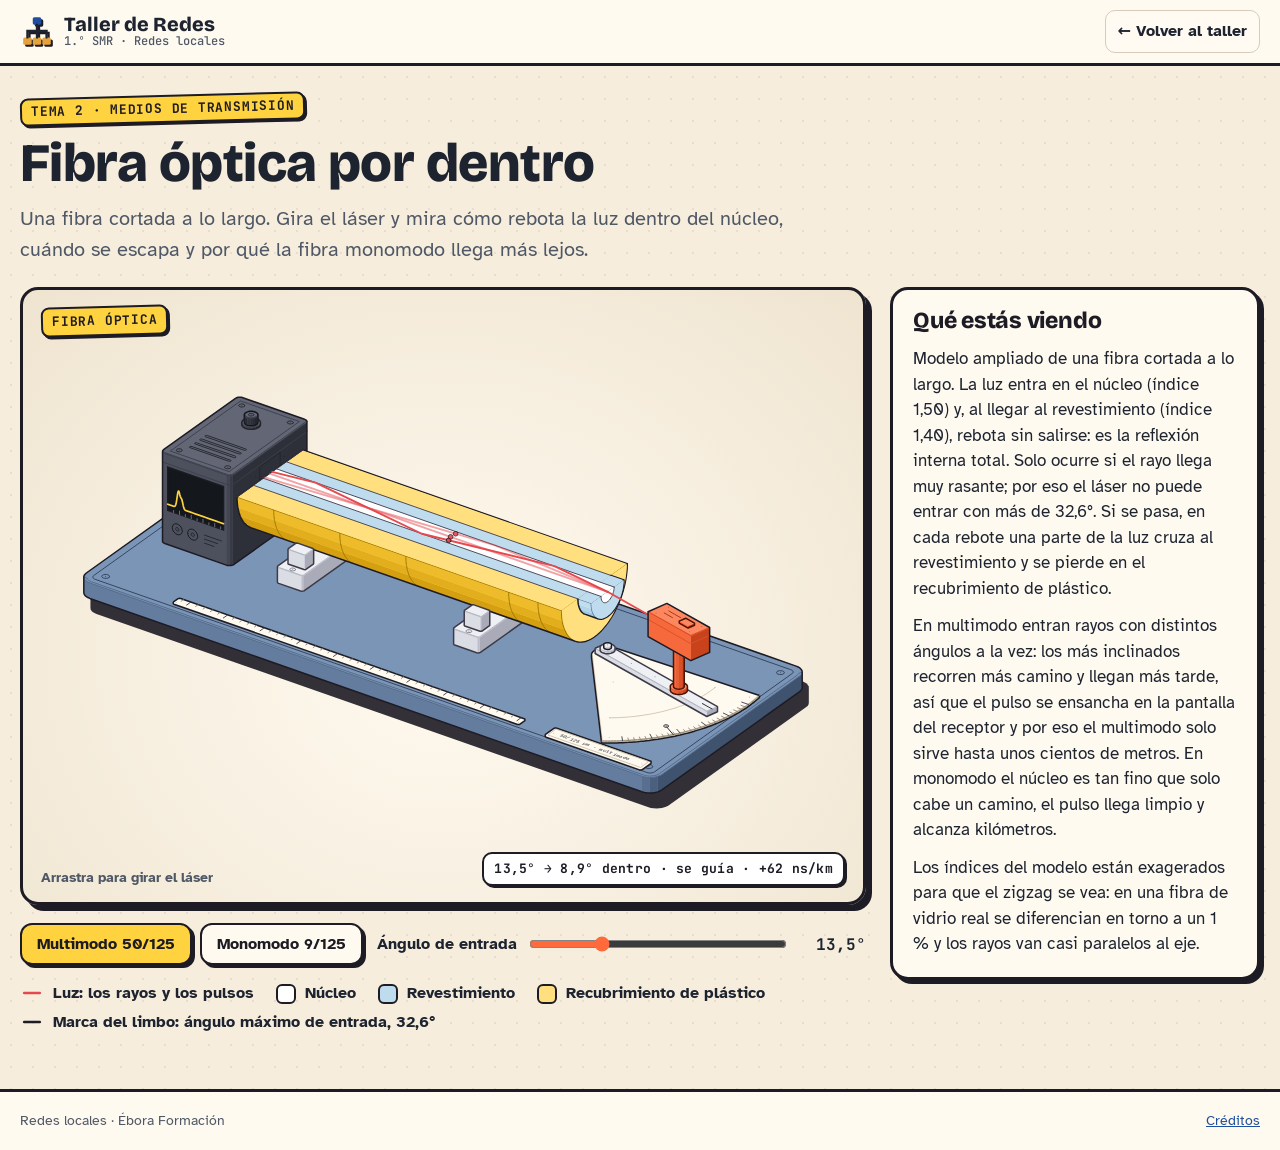
<file: figuras/fibra-optica.html>
<!doctype html>
<html lang="es" data-theme="light">
<head>
  <meta charset="utf-8">
  <meta name="color-scheme" content="light">
  <meta name="viewport" content="width=device-width, initial-scale=1, viewport-fit=cover">
  <title>Fibra óptica por dentro · Taller de Redes</title>
  <meta name="theme-color" content="#f6eddd">
  <link rel="icon" href="../assets/img/icono.svg" type="image/svg+xml">
  <link rel="preconnect" href="https://fonts.googleapis.com">
  <link rel="preconnect" href="https://fonts.gstatic.com" crossorigin>
  <link rel="stylesheet" href="https://fonts.googleapis.com/css2?family=Atkinson+Hyperlegible:ital,wght@0,400;0,700;1,400&family=Bricolage+Grotesque:opsz,wght@12..96,600;12..96,800&family=JetBrains+Mono:wght@500&display=swap">
  <style>
.iso{
  --anatomy-page:#0b0b0b;--anatomy-card:#131313;--anatomy-text:#a3a3a3;--anatomy-strong:#e6e6e6;--anatomy-muted:#6e6e6e;
  --anatomy-paper:#131313;--anatomy-face:#1b1b1b;--anatomy-top:#1c1c1c;
  --anatomy-shade-0:#0f0f0f;--anatomy-shade-1:#121212;--anatomy-shade-2:#151515;--anatomy-shade-3:#181818;
  --anatomy-lit-top:#262626;--anatomy-lit-shade:#1d1d1d;
  --anatomy-hi:#d4d4d4;--anatomy-mid:#6a6a6a;--anatomy-lo:#3e3e3e;--anatomy-faint:#2a2a2a;--anatomy-lit:#ffffff;
  --anatomy-halo:#050505;--anatomy-halo-opacity:.9;--anatomy-dot:#e6e6e6;
  --anatomy-red:#ff6b6b;--anatomy-green:#6be0a0;--anatomy-blue:#6b9bff;
  --anatomy-weight:.6px;--anatomy-ease:cubic-bezier(.32,.72,0,1);
  --anatomy-mono:ui-monospace,"SF Mono",Menlo,Consolas,monospace;
  --anatomy-lift:inset 0 1px 0 0 #ffffff0a,inset 0 0 0 1px #ffffff06,0 0 0 1px #00000026,0 1px 1px -.5px #00000014,0 3px 3px -1.5px #00000014,0 6px 6px -3px #00000014,0 12px 12px -6px #00000014;
}
.iso[data-theme="light"]{
  --anatomy-page:#f2f2ef;--anatomy-card:#fbfbfa;--anatomy-text:#57575a;--anatomy-strong:#18181a;--anatomy-muted:#8c8c90;
  --anatomy-paper:#fbfbfa;--anatomy-face:#ffffff;--anatomy-top:#ffffff;
  --anatomy-shade-0:#dcdcd9;--anatomy-shade-1:#e5e5e2;--anatomy-shade-2:#ededea;--anatomy-shade-3:#f4f4f1;
  --anatomy-lit-top:#ffffff;--anatomy-lit-shade:#eeeeeb;
  --anatomy-hi:#26262a;--anatomy-mid:#8a8a8f;--anatomy-lo:#b4b4b8;--anatomy-faint:#d4d4d6;--anatomy-lit:#000000;
  --anatomy-halo:#8a8a80;--anatomy-halo-opacity:.32;--anatomy-dot:#3a3a3e;
  --anatomy-red:#e5484d;--anatomy-green:#30a46c;--anatomy-blue:#3e63dd;
  --anatomy-lift:inset 0 1px 0 0 #ffffff,0 0 0 1px #0000000f,0 1px 1px -.5px #0000000a,0 3px 3px -1.5px #0000000a,0 6px 6px -3px #0000000a,0 12px 12px -6px #0000000a;
}
.iso-svg{display:block;width:100%;height:auto;overflow:visible}
.iso-svg path,.iso-svg circle{vector-effect:non-scaling-stroke}
.iso-fill{fill:var(--anatomy-paper);stroke:none}
.iso-solid[data-lit]>.iso-fill{fill:var(--anatomy-face)}
.iso-shade,.iso-top{stroke:none}
.iso-shade[data-shade="0"]{fill:var(--anatomy-shade-0)}
.iso-shade[data-shade="1"]{fill:var(--anatomy-shade-1)}
.iso-shade[data-shade="2"]{fill:var(--anatomy-shade-2)}
.iso-shade[data-shade="3"]{fill:var(--anatomy-shade-3)}
.iso-top{fill:var(--anatomy-top)}
.iso-solid[data-lit]>.iso-top{fill:var(--anatomy-lit-top)}
.iso-solid[data-lit]>.iso-shade{fill:var(--anatomy-lit-shade)}
.iso-solid[data-seamless]>.iso-shade,.iso-solid[data-seamless]>.iso-top{stroke-width:.4;stroke-linejoin:round}
.iso-solid[data-seamless]>.iso-shade[data-shade="0"]{stroke:var(--anatomy-shade-0)}
.iso-solid[data-seamless]>.iso-shade[data-shade="1"]{stroke:var(--anatomy-shade-1)}
.iso-solid[data-seamless]>.iso-shade[data-shade="2"]{stroke:var(--anatomy-shade-2)}
.iso-solid[data-seamless]>.iso-shade[data-shade="3"]{stroke:var(--anatomy-shade-3)}
.iso-solid[data-seamless]>.iso-top{stroke:var(--anatomy-top)}
.iso-solid[data-seamless][data-lit]>.iso-top{stroke:var(--anatomy-lit-top)}
.iso-solid[data-seamless][data-lit]>.iso-shade{stroke:var(--anatomy-lit-shade)}
.iso-solid[data-lit]>.iso-edge{stroke:var(--anatomy-lit)}
.iso-halo{fill:var(--anatomy-halo);stroke:none;filter:blur(9px);opacity:var(--anatomy-halo-opacity);transform:translateY(3px)}
.iso-line{fill:none;stroke:var(--anatomy-lo);stroke-width:var(--anatomy-weight);stroke-linecap:round;stroke-linejoin:round}
.iso-line[data-tone="hi"]{stroke:var(--anatomy-hi)}
.iso-line[data-tone="mid"]{stroke:var(--anatomy-mid)}
.iso-line[data-tone="lo"]{stroke:var(--anatomy-lo)}
.iso-line[data-tone="faint"]{stroke:var(--anatomy-faint)}
.iso-line[data-tone="lit"]{stroke:var(--anatomy-lit)}
.iso-line[data-tone="red"]{stroke:var(--anatomy-red)}
.iso-line[data-tone="green"]{stroke:var(--anatomy-green)}
.iso-line[data-tone="blue"]{stroke:var(--anatomy-blue)}
.iso-line[data-dotted]{stroke-dasharray:.01 3.5;stroke-width:1}
.iso-line[data-dashed]{stroke-dasharray:3 3}
.iso-line[data-flow]{stroke-dasharray:2 6}
.iso-wire-end{fill:var(--anatomy-paper);stroke:var(--anatomy-lo);stroke-width:var(--anatomy-weight)}
.iso-wire[data-tone="hi"] .iso-wire-end{stroke:var(--anatomy-hi)}
.iso-wire[data-tone="mid"] .iso-wire-end{stroke:var(--anatomy-mid)}
.iso-wire[data-tone="faint"] .iso-wire-end{stroke:var(--anatomy-faint)}
.iso-wire[data-tone="lit"] .iso-wire-end{stroke:var(--anatomy-lit)}
.iso-dots circle{fill:var(--anatomy-dot);stroke:none;opacity:.32}
.iso-dots[data-tone="hi"] circle{opacity:.85}
.iso-dots[data-tone="mid"] circle{opacity:.45}
.iso-dots[data-tone="lo"] circle{opacity:.22}
.iso-dots[data-tone="faint"] circle{opacity:.12}
.iso-face-text{fill:var(--anatomy-mid);font-family:var(--anatomy-mono);letter-spacing:.04em}
.iso-face-text[data-tone="hi"]{fill:var(--anatomy-hi)}
.iso-face-text[data-tone="lo"]{fill:var(--anatomy-lo)}
.iso-face-text[data-tone="faint"]{fill:var(--anatomy-faint)}
.tb-body{fill:var(--anatomy-shade-2);stroke:none}
.tb-shine{fill:var(--anatomy-top);stroke:none}
.tb-shade{fill:var(--anatomy-shade-0);stroke:none}
.tb-ring{fill:none;stroke:var(--anatomy-lo);stroke-width:.45;stroke-linecap:butt;stroke-linejoin:round}
.tb-ring[data-tone="mid"]{stroke:var(--anatomy-mid)}
.tb-ring[data-tone="faint"]{stroke:var(--anatomy-faint)}
.tb-ring[data-tone="hi"]{stroke:var(--anatomy-hi)}
@keyframes iso-flow{to{stroke-dashoffset:-32}}
@keyframes iso-pulse{0%,100%{opacity:.18}12%{opacity:1}40%{opacity:.18}}
.iso-line[data-flow]{animation:iso-flow 1600ms linear infinite}
.iso-dots circle[data-pulse]{animation:iso-pulse 1600ms steps(1,end) infinite;animation-delay:var(--pulse-at,0ms)}
.iso-figure{margin:32px 0 36px}
.iso-plate{position:relative;padding:52px 24px;border-radius:0;background:var(--anatomy-card);box-shadow:0 0 0 1px var(--anatomy-mid);--anatomy-paper:var(--anatomy-card)}
.iso-plate-corners{position:absolute;inset:18px 20px;pointer-events:none}
.iso-plate-corner{position:absolute;color:var(--anatomy-muted);font-family:var(--anatomy-mono);font-size:10.5px;line-height:1;letter-spacing:.04em;white-space:nowrap}
.iso-plate-corner[data-corner="fig"]{top:0;left:0;color:var(--anatomy-text)}
.iso-plate-corner[data-corner="title"]{top:0;right:0;text-transform:uppercase;letter-spacing:.1em}
.iso-plate-corner[data-corner="hint"]{bottom:0;left:0;text-transform:uppercase;letter-spacing:.1em}
.iso-plate-corner[data-corner="readout"]{right:0;bottom:0;color:var(--anatomy-text);font-variant-numeric:tabular-nums}
.iso-plate .iso-svg{margin:0 auto}
.iso-legend{display:grid;gap:8px;margin-top:12px;color:var(--anatomy-muted);font-size:13px;line-height:1.55}
.iso-keys{display:flex;flex-wrap:wrap;gap:6px 18px}
.iso-key{display:inline-flex;align-items:center;gap:7px}
.iso-swatch{width:16px;height:10px;flex:none;overflow:visible}
.iso-swatch path{fill:none;stroke:var(--anatomy-hi);stroke-width:1;vector-effect:non-scaling-stroke;stroke-linejoin:round;stroke-linecap:round}
.iso-swatch[data-mark="raised"] path,.iso-swatch[data-mark="flat"] path{stroke:var(--anatomy-mid)}
.iso-swatch[data-mark="lit"] path{stroke:var(--anatomy-lit)}
.iso-swatch[data-mark="dim"] path{stroke:var(--anatomy-lo)}
.iso-swatch[data-mark="dotted"] path{stroke-dasharray:.01 3;stroke-width:1.4}
.iso-swatch[data-mark="dashed"] path{stroke-dasharray:3 2.5}
.iso-swatch[data-mark="red"] path{stroke:var(--anatomy-red)}
.iso-swatch[data-mark="green"] path{stroke:var(--anatomy-green)}
.iso-swatch[data-mark="blue"] path{stroke:var(--anatomy-blue)}
.iso-swatch-crease{stroke:var(--anatomy-lo)!important}
@media (max-width:560px){.iso-plate{padding:48px 12px 70px}.iso-plate-corner[data-corner="hint"]{bottom:18px}}
@media (prefers-reduced-motion:reduce){.iso-line[data-flow],.iso-dots circle[data-pulse]{animation:none}}

.fo-coat{fill:#ffdf7e;stroke:none}
.fo-clad{fill:#bfdcee;stroke:none}
.fo-core{fill:#ffffff;stroke:none}
.iso-line.fo-ray{stroke:var(--anatomy-red);stroke-width:1.9px}
.iso-line.fo-leak{stroke:var(--anatomy-red);stroke-width:1.2px}
.iso-line.fo-trace{stroke:#ffd23f;stroke-width:1.7px}
.fo-pulse{fill:var(--anatomy-red);stroke:#1d1b24;stroke-width:.9px}
.fo-end{fill:var(--anatomy-red);stroke:none}
.fo-screen{fill:#14171c;stroke:#1d1b24;stroke-width:1.5px}
.fo-pantalla{--anatomy-lo:#6f7785}
.iso-stage{cursor:ew-resize;touch-action:pan-y;outline:none}
</style>
  <link rel="stylesheet" href="../assets/css/app.css">
  <link rel="stylesheet" href="../assets/css/dibujo.css">
  <link rel="stylesheet" href="../assets/css/figura.css">
</head>
<body>
  <a class="saltar" href="#contenido">Saltar al contenido</a>
  <header class="cabecera">
    <a class="marca" href="../index.html#/">
      <svg viewBox="0 0 32 32" aria-hidden="true"><rect x="12" y="3" width="8" height="7" rx="1.5" fill="var(--azul)"/><rect x="3" y="22" width="8" height="7" rx="1.5" fill="var(--ambar)"/><rect x="12" y="22" width="8" height="7" rx="1.5" fill="var(--ambar)"/><rect x="21" y="22" width="8" height="7" rx="1.5" fill="var(--ambar)"/><path d="M16 10v6M7 22v-6h18v6M16 16v6" stroke="var(--tinta)" stroke-width="2.2" fill="none" stroke-linecap="round"/></svg>
      <span><b>Taller de Redes</b><small>1.º SMR · Redes locales</small></span>
    </a>
    <a class="btn-lateral btn-volver" href="../index.html#/">← Volver al taller</a>
  </header>
  <main id="contenido" tabindex="-1">
    <div class="fig iso" data-theme="light">
      <div class="fig-cab">
        <span class="etiqueta">Tema 2 · Medios de transmisión</span>
        <h1>Fibra óptica por dentro</h1>
        <p class="lead">Una fibra cortada a lo largo. Gira el láser y mira cómo rebota la luz dentro del núcleo, cuándo se escapa y por qué la fibra monomodo llega más lejos.</p>
      </div>
      <figure class="iso-figure"><div class="iso-plate"><div class="iso-plate-corners" aria-hidden="true"><span class="iso-plate-corner" data-corner="fig">Fig 1</span><span class="iso-plate-corner" data-corner="title">Fibra óptica</span><span class="iso-plate-corner" data-corner="hint">Arrastra para girar el láser</span><span class="iso-plate-corner" data-corner="readout" data-readout></span></div><div class="iso-stage" tabindex="0" role="group" aria-label="Fibra óptica: arrastra a los lados o usa las flechas para girar el láser; pulsa M para cambiar entre multimodo y monomodo"><svg xmlns="http://www.w3.org/2000/svg" class="iso-svg" viewBox="0 0 720 440" role="img" aria-label="Banco de demostración de fibra óptica. Un láser sobre un brazo giratorio apunta a la cara de entrada de una fibra cortada a lo largo, donde se ven el núcleo, el revestimiento y el recubrimiento. Los rayos rebotan dentro del núcleo hasta un receptor con pantalla. Si el láser entra con más de 32,6 grados, la luz se escapa al revestimiento y se pierde en el recubrimiento."><g class="m-pizarra"><path class="iso-halo" d="M35.1 210.5L35.4 209.2L36.2 208L37.4 206.9L162 117.9L163.7 116.9L165.7 116.2L168 115.6L170.4 115.2L172.9 115.1L175.5 115.3L177.9 115.7L180.1 116.3L679.4 291.1L681.3 291.9L682.9 292.9L684 294.1L684.7 295.3L684.9 296.6L684.9 310.6L684.6 311.9L683.8 313.1L682.6 314.2L558 403.2L556.3 404.1L554.3 404.9L552 405.5L549.6 405.8L547.1 405.9L544.5 405.8L542.1 405.4L539.9 404.7L40.6 229.9L38.7 229.1L37.1 228.1L36 227L35.3 225.8L35.1 224.5Z"/><g class="m-grafito"><g class="iso-solid"><path class="iso-fill" d="M166.9 149.6L167 148.3L167.7 147.1L168.9 146L170.6 145L172.7 144.3L175 143.8L177.5 143.6L180.1 143.6L182.5 144L184.7 144.6L186.6 145.4L188.1 146.4L189.1 147.6L189.6 148.9L189.6 151.1L189.4 152.4L188.7 153.6L187.5 154.7L185.8 155.7L183.8 156.4L181.4 156.9L178.9 157.1L176.4 157.1L174 156.7L171.7 156.1L169.8 155.3L168.3 154.2L167.3 153.1L166.9 151.8Z"/><path class="iso-shade" data-shade="0" d="M187.5 154.7L185.8 155.7L185.8 153.4L187.5 152.5ZM185.8 155.7L183.8 156.4L183.8 154.2L185.8 153.4ZM189.6 151.1L189.4 152.4L189.4 150.1L189.6 148.9ZM189.4 152.4L188.7 153.6L188.7 151.4L189.4 150.1ZM188.7 153.6L187.5 154.7L187.5 152.5L188.7 151.4Z"/><path class="iso-shade" data-shade="1" d="M183.8 156.4L181.4 156.9L181.4 154.7L183.8 154.2ZM181.4 156.9L178.9 157.1L178.9 154.9L181.4 154.7Z"/><path class="iso-shade" data-shade="2" d="M178.9 157.1L176.4 157.1L176.4 154.8L178.9 154.9ZM176.4 157.1L174 156.7L174 154.5L176.4 154.8ZM174 156.7L171.7 156.1L171.7 153.9L174 154.5Z"/><path class="iso-shade" data-shade="3" d="M171.7 156.1L169.8 155.3L169.8 153L171.7 153.9ZM169.8 155.3L168.3 154.2L168.3 152L169.8 153ZM168.3 154.2L167.3 153.1L167.3 150.8L168.3 152ZM167.3 153.1L166.9 151.8L166.9 149.6L167.3 150.8Z"/><path class="iso-top" d="M187.5 152.5L185.8 153.4L183.8 154.2L181.4 154.7L178.9 154.9L176.4 154.8L174 154.5L171.7 153.9L169.8 153L168.3 152L167.3 150.8L166.9 149.6L167 148.3L167.7 147.1L168.9 146L170.6 145L172.7 144.3L175 143.8L177.5 143.6L180.1 143.6L182.5 144L184.7 144.6L186.6 145.4L188.1 146.4L189.1 147.6L189.6 148.9L189.4 150.1L188.7 151.4Z"/><path class="iso-line iso-crease" data-tone="faint" d="M189.6 148.9L189.4 150.1L188.7 151.4L187.5 152.5L185.8 153.4L183.8 154.2L181.4 154.7L178.9 154.9L176.4 154.8L174 154.5L171.7 153.9L169.8 153L168.3 152L167.3 150.8L166.9 149.6"/><path class="iso-line iso-edge" data-tone="hi" d="M166.9 149.6L167 148.3L167.7 147.1L168.9 146L170.6 145L172.7 144.3L175 143.8L177.5 143.6L180.1 143.6L182.5 144L184.7 144.6L186.6 145.4L188.1 146.4L189.1 147.6L189.6 148.9M189.6 151.1L189.4 152.4L188.7 153.6L187.5 154.7L185.8 155.7L183.8 156.4L181.4 156.9L178.9 157.1L176.4 157.1L174 156.7L171.7 156.1L169.8 155.3L168.3 154.2L167.3 153.1L166.9 151.8M166.9 149.6L166.9 151.8M189.6 148.9L189.6 151.1"/></g><g class="iso-solid"><path class="iso-fill" d="M169.5 144.7L169.6 143.7L170.1 142.8L171.1 141.9L172.4 141.2L173.9 140.6L175.8 140.3L177.7 140.1L179.6 140.1L181.5 140.4L183.2 140.9L184.7 141.5L185.9 142.3L186.6 143.2L187 144.2L187 149L186.9 149.9L186.3 150.9L185.4 151.7L184.1 152.5L182.5 153L180.7 153.4L178.8 153.6L176.8 153.5L174.9 153.3L173.2 152.8L171.7 152.2L170.6 151.4L169.8 150.5L169.5 149.5Z"/><path class="iso-shade" data-shade="0" d="M185.4 151.7L184.1 152.5L184.1 147.7L185.4 147ZM184.1 152.5L182.5 153L182.5 148.3L184.1 147.7ZM187 149L186.9 149.9L186.9 145.2L187 144.2ZM186.9 149.9L186.3 150.9L186.3 146.1L186.9 145.2ZM186.3 150.9L185.4 151.7L185.4 147L186.3 146.1Z"/><path class="iso-shade" data-shade="1" d="M182.5 153L180.7 153.4L180.7 148.6L182.5 148.3ZM180.7 153.4L178.8 153.6L178.8 148.8L180.7 148.6Z"/><path class="iso-shade" data-shade="2" d="M178.8 153.6L176.8 153.5L176.8 148.8L178.8 148.8ZM176.8 153.5L174.9 153.3L174.9 148.5L176.8 148.8ZM174.9 153.3L173.2 152.8L173.2 148L174.9 148.5Z"/><path class="iso-shade" data-shade="3" d="M173.2 152.8L171.7 152.2L171.7 147.4L173.2 148ZM171.7 152.2L170.6 151.4L170.6 146.6L171.7 147.4ZM170.6 151.4L169.8 150.5L169.8 145.7L170.6 146.6ZM169.8 150.5L169.5 149.5L169.5 144.7L169.8 145.7Z"/><path class="iso-top" d="M185.4 147L184.1 147.7L182.5 148.3L180.7 148.6L178.8 148.8L176.8 148.8L174.9 148.5L173.2 148L171.7 147.4L170.6 146.6L169.8 145.7L169.5 144.7L169.6 143.7L170.1 142.8L171.1 141.9L172.4 141.2L173.9 140.6L175.8 140.3L177.7 140.1L179.6 140.1L181.5 140.4L183.2 140.9L184.7 141.5L185.9 142.3L186.6 143.2L187 144.2L186.9 145.2L186.3 146.1Z"/><path class="iso-line iso-crease" data-tone="faint" d="M187 144.2L186.9 145.2L186.3 146.1L185.4 147L184.1 147.7L182.5 148.3L180.7 148.6L178.8 148.8L176.8 148.8L174.9 148.5L173.2 148L171.7 147.4L170.6 146.6L169.8 145.7L169.5 144.7"/><path class="iso-line iso-edge" data-tone="hi" d="M169.5 144.7L169.6 143.7L170.1 142.8L171.1 141.9L172.4 141.2L173.9 140.6L175.8 140.3L177.7 140.1L179.6 140.1L181.5 140.4L183.2 140.9L184.7 141.5L185.9 142.3L186.6 143.2L187 144.2M187 149L186.9 149.9L186.3 150.9L185.4 151.7L184.1 152.5L182.5 153L180.7 153.4L178.8 153.6L176.8 153.5L174.9 153.3L173.2 152.8L171.7 152.2L170.6 151.4L169.8 150.5L169.5 149.5M169.5 144.7L169.5 149.5M187 144.2L187 149"/></g></g><g class="m-grafito"><g class="iso-solid"><path class="iso-fill" d="M68.3 220L68.5 218.7L69.2 217.5L70.4 216.3L72.1 215.4L74.1 214.7L76.5 214.2L79 213.9L81.5 214L83.9 214.3L86.2 215L88.1 215.8L89.6 216.8L90.6 218L91 219.2L91 221.5L90.9 222.8L90.2 224L89 225.1L87.3 226.1L85.2 226.8L82.9 227.3L80.4 227.5L77.8 227.4L75.4 227.1L73.2 226.5L71.3 225.7L69.8 224.6L68.8 223.5L68.3 222.2Z"/><path class="iso-shade" data-shade="0" d="M89 225.1L87.3 226.1L87.3 223.8L89 222.9ZM87.3 226.1L85.2 226.8L85.2 224.6L87.3 223.8ZM91 221.5L90.9 222.8L90.9 220.5L91 219.2ZM90.9 222.8L90.2 224L90.2 221.7L90.9 220.5ZM90.2 224L89 225.1L89 222.9L90.2 221.7Z"/><path class="iso-shade" data-shade="1" d="M85.2 226.8L82.9 227.3L82.9 225L85.2 224.6ZM82.9 227.3L80.4 227.5L80.4 225.3L82.9 225Z"/><path class="iso-shade" data-shade="2" d="M80.4 227.5L77.8 227.4L77.8 225.2L80.4 225.3ZM77.8 227.4L75.4 227.1L75.4 224.9L77.8 225.2ZM75.4 227.1L73.2 226.5L73.2 224.2L75.4 224.9Z"/><path class="iso-shade" data-shade="3" d="M73.2 226.5L71.3 225.7L71.3 223.4L73.2 224.2ZM71.3 225.7L69.8 224.6L69.8 222.4L71.3 223.4ZM69.8 224.6L68.8 223.5L68.8 221.2L69.8 222.4ZM68.8 223.5L68.3 222.2L68.3 220L68.8 221.2Z"/><path class="iso-top" d="M89 222.9L87.3 223.8L85.2 224.6L82.9 225L80.4 225.3L77.8 225.2L75.4 224.9L73.2 224.2L71.3 223.4L69.8 222.4L68.8 221.2L68.3 220L68.5 218.7L69.2 217.5L70.4 216.3L72.1 215.4L74.1 214.7L76.5 214.2L79 213.9L81.5 214L83.9 214.3L86.2 215L88.1 215.8L89.6 216.8L90.6 218L91 219.2L90.9 220.5L90.2 221.7Z"/><path class="iso-line iso-crease" data-tone="faint" d="M91 219.2L90.9 220.5L90.2 221.7L89 222.9L87.3 223.8L85.2 224.6L82.9 225L80.4 225.3L77.8 225.2L75.4 224.9L73.2 224.2L71.3 223.4L69.8 222.4L68.8 221.2L68.3 220"/><path class="iso-line iso-edge" data-tone="hi" d="M68.3 220L68.5 218.7L69.2 217.5L70.4 216.3L72.1 215.4L74.1 214.7L76.5 214.2L79 213.9L81.5 214L83.9 214.3L86.2 215L88.1 215.8L89.6 216.8L90.6 218L91 219.2M91 221.5L90.9 222.8L90.2 224L89 225.1L87.3 226.1L85.2 226.8L82.9 227.3L80.4 227.5L77.8 227.4L75.4 227.1L73.2 226.5L71.3 225.7L69.8 224.6L68.8 223.5L68.3 222.2M68.3 220L68.3 222.2M91 219.2L91 221.5"/></g><g class="iso-solid"><path class="iso-fill" d="M70.9 215.1L71 214.1L71.6 213.2L72.5 212.3L73.8 211.6L75.4 211L77.2 210.6L79.1 210.5L81.1 210.5L83 210.8L84.7 211.2L86.2 211.9L87.3 212.7L88.1 213.6L88.4 214.6L88.4 219.3L88.3 220.3L87.8 221.3L86.8 222.1L85.5 222.8L84 223.4L82.1 223.8L80.2 224L78.3 223.9L76.4 223.7L74.6 223.2L73.2 222.5L72 221.7L71.3 220.8L70.9 219.9Z"/><path class="iso-shade" data-shade="0" d="M86.8 222.1L85.5 222.8L85.5 218.1L86.8 217.3ZM85.5 222.8L84 223.4L84 218.6L85.5 218.1ZM88.4 219.3L88.3 220.3L88.3 215.5L88.4 214.6ZM88.3 220.3L87.8 221.3L87.8 216.5L88.3 215.5ZM87.8 221.3L86.8 222.1L86.8 217.3L87.8 216.5Z"/><path class="iso-shade" data-shade="1" d="M84 223.4L82.1 223.8L82.1 219L84 218.6ZM82.1 223.8L80.2 224L80.2 219.2L82.1 219Z"/><path class="iso-shade" data-shade="2" d="M80.2 224L78.3 223.9L78.3 219.1L80.2 219.2ZM78.3 223.9L76.4 223.7L76.4 218.9L78.3 219.1ZM76.4 223.7L74.6 223.2L74.6 218.4L76.4 218.9Z"/><path class="iso-shade" data-shade="3" d="M74.6 223.2L73.2 222.5L73.2 217.8L74.6 218.4ZM73.2 222.5L72 221.7L72 217L73.2 217.8ZM72 221.7L71.3 220.8L71.3 216.1L72 217ZM71.3 220.8L70.9 219.9L70.9 215.1L71.3 216.1Z"/><path class="iso-top" d="M86.8 217.3L85.5 218.1L84 218.6L82.1 219L80.2 219.2L78.3 219.1L76.4 218.9L74.6 218.4L73.2 217.8L72 217L71.3 216.1L70.9 215.1L71 214.1L71.6 213.2L72.5 212.3L73.8 211.6L75.4 211L77.2 210.6L79.1 210.5L81.1 210.5L83 210.8L84.7 211.2L86.2 211.9L87.3 212.7L88.1 213.6L88.4 214.6L88.3 215.5L87.8 216.5Z"/><path class="iso-line iso-crease" data-tone="faint" d="M88.4 214.6L88.3 215.5L87.8 216.5L86.8 217.3L85.5 218.1L84 218.6L82.1 219L80.2 219.2L78.3 219.1L76.4 218.9L74.6 218.4L73.2 217.8L72 217L71.3 216.1L70.9 215.1"/><path class="iso-line iso-edge" data-tone="hi" d="M70.9 215.1L71 214.1L71.6 213.2L72.5 212.3L73.8 211.6L75.4 211L77.2 210.6L79.1 210.5L81.1 210.5L83 210.8L84.7 211.2L86.2 211.9L87.3 212.7L88.1 213.6L88.4 214.6M88.4 219.3L88.3 220.3L87.8 221.3L86.8 222.1L85.5 222.8L84 223.4L82.1 223.8L80.2 224L78.3 223.9L76.4 223.7L74.6 223.2L73.2 222.5L72 221.7L71.3 220.8L70.9 219.9M70.9 215.1L70.9 219.9M88.4 214.6L88.4 219.3"/></g></g><g class="m-grafito"><g class="iso-solid"><path class="iso-fill" d="M629 311.4L629.1 310.1L629.8 308.9L631 307.8L632.7 306.8L634.8 306.1L637.1 305.6L639.6 305.3L642.2 305.4L644.6 305.8L646.8 306.4L648.7 307.2L650.2 308.2L651.2 309.4L651.7 310.7L651.7 312.9L651.5 314.2L650.8 315.4L649.6 316.5L647.9 317.5L645.9 318.2L643.5 318.7L641 318.9L638.5 318.9L636.1 318.5L633.8 317.9L631.9 317.1L630.4 316L629.4 314.9L629 313.6Z"/><path class="iso-shade" data-shade="0" d="M649.6 316.5L647.9 317.5L647.9 315.2L649.6 314.3ZM647.9 317.5L645.9 318.2L645.9 316L647.9 315.2ZM651.7 312.9L651.5 314.2L651.5 311.9L651.7 310.7ZM651.5 314.2L650.8 315.4L650.8 313.1L651.5 311.9ZM650.8 315.4L649.6 316.5L649.6 314.3L650.8 313.1Z"/><path class="iso-shade" data-shade="1" d="M645.9 318.2L643.5 318.7L643.5 316.4L645.9 316ZM643.5 318.7L641 318.9L641 316.7L643.5 316.4Z"/><path class="iso-shade" data-shade="2" d="M641 318.9L638.5 318.9L638.5 316.6L641 316.7ZM638.5 318.9L636.1 318.5L636.1 316.3L638.5 316.6ZM636.1 318.5L633.8 317.9L633.8 315.7L636.1 316.3Z"/><path class="iso-shade" data-shade="3" d="M633.8 317.9L631.9 317.1L631.9 314.8L633.8 315.7ZM631.9 317.1L630.4 316L630.4 313.8L631.9 314.8ZM630.4 316L629.4 314.9L629.4 312.6L630.4 313.8ZM629.4 314.9L629 313.6L629 311.4L629.4 312.6Z"/><path class="iso-top" d="M649.6 314.3L647.9 315.2L645.9 316L643.5 316.4L641 316.7L638.5 316.6L636.1 316.3L633.8 315.7L631.9 314.8L630.4 313.8L629.4 312.6L629 311.4L629.1 310.1L629.8 308.9L631 307.8L632.7 306.8L634.8 306.1L637.1 305.6L639.6 305.3L642.2 305.4L644.6 305.8L646.8 306.4L648.7 307.2L650.2 308.2L651.2 309.4L651.7 310.7L651.5 311.9L650.8 313.1Z"/><path class="iso-line iso-crease" data-tone="faint" d="M651.7 310.7L651.5 311.9L650.8 313.1L649.6 314.3L647.9 315.2L645.9 316L643.5 316.4L641 316.7L638.5 316.6L636.1 316.3L633.8 315.7L631.9 314.8L630.4 313.8L629.4 312.6L629 311.4"/><path class="iso-line iso-edge" data-tone="hi" d="M629 311.4L629.1 310.1L629.8 308.9L631 307.8L632.7 306.8L634.8 306.1L637.1 305.6L639.6 305.3L642.2 305.4L644.6 305.8L646.8 306.4L648.7 307.2L650.2 308.2L651.2 309.4L651.7 310.7M651.7 312.9L651.5 314.2L650.8 315.4L649.6 316.5L647.9 317.5L645.9 318.2L643.5 318.7L641 318.9L638.5 318.9L636.1 318.5L633.8 317.9L631.9 317.1L630.4 316L629.4 314.9L629 313.6M629 311.4L629 313.6M651.7 310.7L651.7 312.9"/></g><g class="iso-solid"><path class="iso-fill" d="M631.6 306.5L631.7 305.5L632.2 304.6L633.2 303.7L634.5 303L636 302.4L637.9 302L639.8 301.9L641.7 301.9L643.6 302.2L645.4 302.6L646.8 303.3L648 304.1L648.7 305L649.1 306L649.1 310.7L649 311.7L648.4 312.7L647.5 313.5L646.2 314.3L644.6 314.8L642.8 315.2L640.9 315.4L638.9 315.3L637 315.1L635.3 314.6L633.8 313.9L632.7 313.1L631.9 312.2L631.6 311.3Z"/><path class="iso-shade" data-shade="0" d="M647.5 313.5L646.2 314.3L646.2 309.5L647.5 308.7ZM646.2 314.3L644.6 314.8L644.6 310.1L646.2 309.5ZM649.1 310.7L649 311.7L649 306.9L649.1 306ZM649 311.7L648.4 312.7L648.4 307.9L649 306.9ZM648.4 312.7L647.5 313.5L647.5 308.7L648.4 307.9Z"/><path class="iso-shade" data-shade="1" d="M644.6 314.8L642.8 315.2L642.8 310.4L644.6 310.1ZM642.8 315.2L640.9 315.4L640.9 310.6L642.8 310.4Z"/><path class="iso-shade" data-shade="2" d="M640.9 315.4L638.9 315.3L638.9 310.6L640.9 310.6ZM638.9 315.3L637 315.1L637 310.3L638.9 310.6ZM637 315.1L635.3 314.6L635.3 309.8L637 310.3Z"/><path class="iso-shade" data-shade="3" d="M635.3 314.6L633.8 313.9L633.8 309.2L635.3 309.8ZM633.8 313.9L632.7 313.1L632.7 308.4L633.8 309.2ZM632.7 313.1L631.9 312.2L631.9 307.5L632.7 308.4ZM631.9 312.2L631.6 311.3L631.6 306.5L631.9 307.5Z"/><path class="iso-top" d="M647.5 308.7L646.2 309.5L644.6 310.1L642.8 310.4L640.9 310.6L638.9 310.6L637 310.3L635.3 309.8L633.8 309.2L632.7 308.4L631.9 307.5L631.6 306.5L631.7 305.5L632.2 304.6L633.2 303.7L634.5 303L636 302.4L637.9 302L639.8 301.9L641.7 301.9L643.6 302.2L645.4 302.6L646.8 303.3L648 304.1L648.7 305L649.1 306L649 306.9L648.4 307.9Z"/><path class="iso-line iso-crease" data-tone="faint" d="M649.1 306L649 306.9L648.4 307.9L647.5 308.7L646.2 309.5L644.6 310.1L642.8 310.4L640.9 310.6L638.9 310.6L637 310.3L635.3 309.8L633.8 309.2L632.7 308.4L631.9 307.5L631.6 306.5"/><path class="iso-line iso-edge" data-tone="hi" d="M631.6 306.5L631.7 305.5L632.2 304.6L633.2 303.7L634.5 303L636 302.4L637.9 302L639.8 301.9L641.7 301.9L643.6 302.2L645.4 302.6L646.8 303.3L648 304.1L648.7 305L649.1 306M649.1 310.7L649 311.7L648.4 312.7L647.5 313.5L646.2 314.3L644.6 314.8L642.8 315.2L640.9 315.4L638.9 315.3L637 315.1L635.3 314.6L633.8 313.9L632.7 313.1L631.9 312.2L631.6 311.3M631.6 306.5L631.6 311.3M649.1 306L649.1 310.7"/></g></g><g class="m-grafito"><g class="iso-solid"><path class="iso-fill" d="M530.4 381.7L530.6 380.5L531.3 379.2L532.5 378.1L534.2 377.2L536.2 376.4L538.6 375.9L541.1 375.7L543.6 375.8L546 376.1L548.3 376.7L550.2 377.6L551.7 378.6L552.7 379.8L553.1 381L553.1 383.3L553 384.5L552.3 385.8L551.1 386.9L549.4 387.8L547.3 388.6L545 389.1L542.5 389.3L539.9 389.2L537.5 388.9L535.3 388.3L533.4 387.4L531.9 386.4L530.9 385.2L530.4 384Z"/><path class="iso-shade" data-shade="0" d="M551.1 386.9L549.4 387.8L549.4 385.6L551.1 384.6ZM549.4 387.8L547.3 388.6L547.3 386.3L549.4 385.6ZM553.1 383.3L553 384.5L553 382.3L553.1 381ZM553 384.5L552.3 385.8L552.3 383.5L553 382.3ZM552.3 385.8L551.1 386.9L551.1 384.6L552.3 383.5Z"/><path class="iso-shade" data-shade="1" d="M547.3 388.6L545 389.1L545 386.8L547.3 386.3ZM545 389.1L542.5 389.3L542.5 387L545 386.8Z"/><path class="iso-shade" data-shade="2" d="M542.5 389.3L539.9 389.2L539.9 387L542.5 387ZM539.9 389.2L537.5 388.9L537.5 386.6L539.9 387ZM537.5 388.9L535.3 388.3L535.3 386L537.5 386.6Z"/><path class="iso-shade" data-shade="3" d="M535.3 388.3L533.4 387.4L533.4 385.2L535.3 386ZM533.4 387.4L531.9 386.4L531.9 384.2L533.4 385.2ZM531.9 386.4L530.9 385.2L530.9 383L531.9 384.2ZM530.9 385.2L530.4 384L530.4 381.7L530.9 383Z"/><path class="iso-top" d="M551.1 384.6L549.4 385.6L547.3 386.3L545 386.8L542.5 387L539.9 387L537.5 386.6L535.3 386L533.4 385.2L531.9 384.2L530.9 383L530.4 381.7L530.6 380.5L531.3 379.2L532.5 378.1L534.2 377.2L536.2 376.4L538.6 375.9L541.1 375.7L543.6 375.8L546 376.1L548.3 376.7L550.2 377.6L551.7 378.6L552.7 379.8L553.1 381L553 382.3L552.3 383.5Z"/><path class="iso-line iso-crease" data-tone="faint" d="M553.1 381L553 382.3L552.3 383.5L551.1 384.6L549.4 385.6L547.3 386.3L545 386.8L542.5 387L539.9 387L537.5 386.6L535.3 386L533.4 385.2L531.9 384.2L530.9 383L530.4 381.7"/><path class="iso-line iso-edge" data-tone="hi" d="M530.4 381.7L530.6 380.5L531.3 379.2L532.5 378.1L534.2 377.2L536.2 376.4L538.6 375.9L541.1 375.7L543.6 375.8L546 376.1L548.3 376.7L550.2 377.6L551.7 378.6L552.7 379.8L553.1 381M553.1 383.3L553 384.5L552.3 385.8L551.1 386.9L549.4 387.8L547.3 388.6L545 389.1L542.5 389.3L539.9 389.2L537.5 388.9L535.3 388.3L533.4 387.4L531.9 386.4L530.9 385.2L530.4 384M530.4 381.7L530.4 384M553.1 381L553.1 383.3"/></g><g class="iso-solid"><path class="iso-fill" d="M533 376.9L533.1 375.9L533.7 375L534.6 374.1L535.9 373.4L537.5 372.8L539.3 372.4L541.2 372.2L543.2 372.3L545.1 372.6L546.8 373L548.3 373.7L549.4 374.5L550.2 375.4L550.5 376.3L550.5 381.1L550.4 382.1L549.9 383L548.9 383.9L547.6 384.6L546.1 385.2L544.2 385.6L542.3 385.8L540.4 385.7L538.5 385.4L536.8 385L535.3 384.3L534.1 383.5L533.4 382.6L533 381.7Z"/><path class="iso-shade" data-shade="0" d="M548.9 383.9L547.6 384.6L547.6 379.9L548.9 379.1ZM547.6 384.6L546.1 385.2L546.1 380.4L547.6 379.9ZM550.5 381.1L550.4 382.1L550.4 377.3L550.5 376.3ZM550.4 382.1L549.9 383L549.9 378.3L550.4 377.3ZM549.9 383L548.9 383.9L548.9 379.1L549.9 378.3Z"/><path class="iso-shade" data-shade="1" d="M546.1 385.2L544.2 385.6L544.2 380.8L546.1 380.4ZM544.2 385.6L542.3 385.8L542.3 381L544.2 380.8Z"/><path class="iso-shade" data-shade="2" d="M542.3 385.8L540.4 385.7L540.4 380.9L542.3 381ZM540.4 385.7L538.5 385.4L538.5 380.7L540.4 380.9ZM538.5 385.4L536.8 385L536.8 380.2L538.5 380.7Z"/><path class="iso-shade" data-shade="3" d="M536.8 385L535.3 384.3L535.3 379.5L536.8 380.2ZM535.3 384.3L534.1 383.5L534.1 378.8L535.3 379.5ZM534.1 383.5L533.4 382.6L533.4 377.9L534.1 378.8ZM533.4 382.6L533 381.7L533 376.9L533.4 377.9Z"/><path class="iso-top" d="M548.9 379.1L547.6 379.9L546.1 380.4L544.2 380.8L542.3 381L540.4 380.9L538.5 380.7L536.8 380.2L535.3 379.5L534.1 378.8L533.4 377.9L533 376.9L533.1 375.9L533.7 375L534.6 374.1L535.9 373.4L537.5 372.8L539.3 372.4L541.2 372.2L543.2 372.3L545.1 372.6L546.8 373L548.3 373.7L549.4 374.5L550.2 375.4L550.5 376.3L550.4 377.3L549.9 378.3Z"/><path class="iso-line iso-crease" data-tone="faint" d="M550.5 376.3L550.4 377.3L549.9 378.3L548.9 379.1L547.6 379.9L546.1 380.4L544.2 380.8L542.3 381L540.4 380.9L538.5 380.7L536.8 380.2L535.3 379.5L534.1 378.8L533.4 377.9L533 376.9"/><path class="iso-line iso-edge" data-tone="hi" d="M533 376.9L533.1 375.9L533.7 375L534.6 374.1L535.9 373.4L537.5 372.8L539.3 372.4L541.2 372.2L543.2 372.3L545.1 372.6L546.8 373L548.3 373.7L549.4 374.5L550.2 375.4L550.5 376.3M550.5 381.1L550.4 382.1L549.9 383L548.9 383.9L547.6 384.6L546.1 385.2L544.2 385.6L542.3 385.8L540.4 385.7L538.5 385.4L536.8 385L535.3 384.3L534.1 383.5L533.4 382.6L533 381.7M533 376.9L533 381.7M550.5 376.3L550.5 381.1"/></g></g><g class="iso-solid"><path class="iso-fill" d="M35.1 203.4L35.4 202.2L36.2 201L37.4 199.9L162 110.9L163.7 109.9L165.7 109.1L168 108.6L170.4 108.2L172.9 108.1L175.5 108.3L177.9 108.7L180.1 109.3L679.4 284.1L681.3 284.9L682.9 285.9L684 287.1L684.7 288.3L684.9 289.6L684.9 303.6L684.6 304.9L683.8 306.1L682.6 307.2L558 396.1L556.3 397.1L554.3 397.9L552 398.5L549.6 398.8L547.1 398.9L544.5 398.7L542.1 398.4L539.9 397.7L40.6 222.9L38.7 222.1L37.1 221.1L36 220L35.3 218.7L35.1 217.5Z"/><path class="iso-shade" data-shade="0" d="M684.9 303.6L684.6 304.9L684.6 290.8L684.9 289.6ZM684.6 304.9L683.8 306.1L683.8 292L684.6 290.8ZM683.8 306.1L682.6 307.2L682.6 293.1L683.8 292ZM682.6 307.2L558 396.1L558 382.1L682.6 293.1ZM558 396.1L556.3 397.1L556.3 383.1L558 382.1ZM556.3 397.1L554.3 397.9L554.3 383.8L556.3 383.1Z"/><path class="iso-shade" data-shade="1" d="M554.3 397.9L552 398.5L552 384.4L554.3 383.8ZM552 398.5L549.6 398.8L549.6 384.8L552 384.4ZM549.6 398.8L547.1 398.9L547.1 384.9L549.6 384.8Z"/><path class="iso-shade" data-shade="2" d="M547.1 398.9L544.5 398.7L544.5 384.7L547.1 384.9ZM544.5 398.7L542.1 398.4L542.1 384.3L544.5 384.7ZM542.1 398.4L539.9 397.7L539.9 383.7L542.1 384.3Z"/><path class="iso-shade" data-shade="3" d="M539.9 397.7L40.6 222.9L40.6 208.9L539.9 383.7ZM40.6 222.9L38.7 222.1L38.7 208.1L40.6 208.9ZM38.7 222.1L37.1 221.1L37.1 207.1L38.7 208.1ZM37.1 221.1L36 220L36 205.9L37.1 207.1ZM36 220L35.3 218.7L35.3 204.7L36 205.9ZM35.3 218.7L35.1 217.5L35.1 203.4L35.3 204.7Z"/><path class="iso-top" d="M679.4 284.1L681.3 284.9L682.9 285.9L684 287.1L684.7 288.3L684.9 289.6L684.6 290.8L683.8 292L682.6 293.1L558 382.1L556.3 383.1L554.3 383.8L552 384.4L549.6 384.8L547.1 384.9L544.5 384.7L542.1 384.3L539.9 383.7L40.6 208.9L38.7 208.1L37.1 207.1L36 205.9L35.3 204.7L35.1 203.4L35.4 202.2L36.2 201L37.4 199.9L162 110.9L163.7 109.9L165.7 109.1L168 108.6L170.4 108.2L172.9 108.1L175.5 108.3L177.9 108.7L180.1 109.3Z"/><path class="iso-line iso-crease" data-tone="faint" d="M684.9 289.6L684.6 290.8L683.8 292L682.6 293.1L558 382.1L556.3 383.1L554.3 383.8L552 384.4L549.6 384.8L547.1 384.9L544.5 384.7L542.1 384.3L539.9 383.7L40.6 208.9L38.7 208.1L37.1 207.1L36 205.9L35.3 204.7L35.1 203.4"/><path class="iso-line iso-bevel" data-tone="faint" d="M684.9 289.6L682.1 290.5L681.4 291.5L680.4 292.4L555.9 381.3L554.5 382.1L552.9 382.8L551.1 383.2L549.1 383.5L547.1 383.6L545.1 383.4L543.2 383.1L541.3 382.6L42.2 207.9L40.6 207.2L39.3 206.4L38.4 205.5L37.8 204.5L35.1 203.4"/><path class="iso-line iso-edge" data-tone="hi" d="M35.1 203.4L35.4 202.2L36.2 201L37.4 199.9L162 110.9L163.7 109.9L165.7 109.1L168 108.6L170.4 108.2L172.9 108.1L175.5 108.3L177.9 108.7L180.1 109.3L679.4 284.1L681.3 284.9L682.9 285.9L684 287.1L684.7 288.3L684.9 289.6M684.9 303.6L684.6 304.9L683.8 306.1L682.6 307.2L558 396.1L556.3 397.1L554.3 397.9L552 398.5L549.6 398.8L547.1 398.9L544.5 398.7L542.1 398.4L539.9 397.7L40.6 222.9L38.7 222.1L37.1 221.1L36 220L35.3 218.7L35.1 217.5M684.9 289.6L684.9 303.6M35.1 203.4L35.1 217.5"/></g><path class="iso-line" data-tone="lo" d="M674.7 287.4L675.5 287.7L676 288.1L676.5 288.5L676.7 289L676.8 289.5L676.7 289.9L676.4 290.4L675.9 290.8L551.3 379.8L550.7 380.1L550 380.4L549.1 380.6L548.2 380.8L547.2 380.8L546.3 380.8L545.4 380.6L544.6 380.4L45.3 205.6L44.5 205.3L44 204.9L43.5 204.5L43.3 204L43.2 203.5L43.3 203.1L43.6 202.6L44.1 202.2L168.7 113.2L169.3 112.9L170 112.6L170.9 112.3L171.8 112.2L172.8 112.2L173.7 112.2L174.6 112.4L175.4 112.6Z"/><path class="iso-line" data-tone="lo" d="M176.8 119L175.8 119.5L174.5 119.8L173.1 119.7L171.8 119.5L170.8 119L170.3 118.3L170.4 117.6L170.9 117L171.9 116.5L173.2 116.2L174.6 116.3L175.9 116.5L176.9 117L177.4 117.7L177.3 118.4ZM668.1 291L667.1 291.5L665.8 291.8L664.4 291.7L663.1 291.5L662.2 291L661.7 290.3L661.7 289.6L662.2 289L663.2 288.5L664.5 288.3L665.9 288.3L667.2 288.5L668.2 289L668.7 289.7L668.6 290.4ZM57.8 204L56.8 204.5L55.5 204.7L54.1 204.7L52.8 204.4L51.8 203.9L51.3 203.3L51.4 202.6L51.9 202L52.9 201.5L54.2 201.2L55.6 201.2L56.9 201.5L57.8 202L58.3 202.7L58.3 203.4ZM549.1 376L548.1 376.5L546.8 376.7L545.4 376.7L544.1 376.5L543.1 375.9L542.6 375.3L542.7 374.6L543.2 374L544.2 373.5L545.5 373.2L546.9 373.3L548.2 373.5L549.2 374L549.7 374.7L549.6 375.4Z"/><g class="iso-dots" data-tone="mid"><circle cx="173.8" cy="118" r="0.5"/><circle cx="665.2" cy="290" r="0.5"/><circle cx="54.8" cy="203" r="0.5"/><circle cx="546.2" cy="375" r="0.5"/></g><g class="m-crema"><g class="iso-solid"><path class="iso-fill" d="M116 226.5L116.2 226.1L120.4 223.1L121.1 222.9L121.9 222.8L122.7 222.9L433.4 331.7L434 332L434.1 332.4L434.1 333.3L433.8 333.7L429.6 336.7L429 336.9L428.2 337L427.4 336.9L116.6 228.1L116.1 227.8L116 227.3Z"/><path class="iso-shade" data-shade="0" d="M434.1 333.3L433.8 333.7L433.8 332.8L434.1 332.4ZM433.8 333.7L429.6 336.7L429.6 335.8L433.8 332.8ZM429.6 336.7L429 336.9L429 336.1L429.6 335.8Z"/><path class="iso-shade" data-shade="1" d="M429 336.9L428.2 337L428.2 336.2L429 336.1Z"/><path class="iso-shade" data-shade="2" d="M428.2 337L427.4 336.9L427.4 336L428.2 336.2Z"/><path class="iso-shade" data-shade="3" d="M427.4 336.9L116.6 228.1L116.6 227.2L427.4 336ZM116.6 228.1L116.1 227.8L116.1 226.9L116.6 227.2ZM116.1 227.8L116 227.3L116 226.5L116.1 226.9Z"/><path class="iso-top" d="M433.4 331.7L434 332L434.1 332.4L433.8 332.8L429.6 335.8L429 336.1L428.2 336.2L427.4 336L116.6 227.2L116.1 226.9L116 226.5L116.2 226.1L120.4 223.1L121.1 222.9L121.9 222.8L122.7 222.9Z"/><path class="iso-line iso-edge" data-tone="hi" d="M116 226.5L116.2 226.1L120.4 223.1L121.1 222.9L121.9 222.8L122.7 222.9L433.4 331.7L434 332L434.1 332.4M434.1 333.3L433.8 333.7L429.6 336.7L429 336.9L428.2 337L427.4 336.9L116.6 228.1L116.1 227.8L116 227.3M434.1 332.4L434.1 333.3M116 226.5L116 227.3"/></g><path class="iso-line" data-tone="lo" d="M125.1 224L123.1 225.5M138.4 228.7L136.3 230.1M145 231L143 232.5M151.7 233.3L149.6 234.8M158.3 235.6L156.3 237.1M171.6 240.3L169.5 241.8M178.2 242.6L176.2 244.1M184.9 244.9L182.8 246.4M191.5 247.3L189.5 248.7M204.8 251.9L202.7 253.4M211.4 254.2L209.4 255.7M218.1 256.6L216 258M224.7 258.9L222.7 260.3M238 263.5L235.9 265M244.6 265.9L242.6 267.3M251.3 268.2L249.2 269.6M257.9 270.5L255.9 272M271.2 275.2L269.1 276.6M277.8 277.5L275.8 278.9M284.5 279.8L282.4 281.3M291.1 282.1L289.1 283.6M304.4 286.8L302.3 288.2M311 289.1L309 290.6M317.7 291.4L315.6 292.9M324.3 293.8L322.3 295.2M337.6 298.4L335.5 299.9M344.2 300.7L342.2 302.2M350.9 303.1L348.8 304.5M357.5 305.4L355.4 306.8M370.8 310L368.7 311.5M377.4 312.4L375.4 313.8M384.1 314.7L382 316.1M390.7 317L388.6 318.5M404 321.6L401.9 323.1M410.6 324L408.6 325.4M417.2 326.3L415.2 327.8M423.9 328.6L421.8 330.1"/><path class="iso-line" data-tone="mid" d="M131.8 226.3L128.1 228.9M165 238L161.3 240.6M198.1 249.6L194.5 252.2M231.3 261.2L227.7 263.8M264.5 272.8L260.9 275.4M297.7 284.5L294.1 287M330.9 296.1L327.3 298.7M364.1 307.7L360.5 310.3M397.3 319.3L393.7 321.9M430.5 330.9L426.9 333.5"/><g class="iso-dots" data-tone="mid"><circle cx="118.6" cy="226.4" r="0.4"/><circle cx="428.2" cy="334.8" r="0.4"/></g></g><g class="m-crema"><g class="iso-solid"><path class="iso-fill" d="M452.4 346.4L452.7 345.9L460.3 340.5L461 340.2L462 340.1L463 340.3L547.4 369.9L548.1 370.2L548.2 370.7L548.2 371.9L547.9 372.3L540.4 377.7L539.6 378L538.6 378.1L537.7 378L453.2 348.4L452.6 348L452.4 347.5Z"/><path class="iso-shade" data-shade="0" d="M548.2 371.9L547.9 372.3L547.9 371.2L548.2 370.7ZM547.9 372.3L540.4 377.7L540.4 376.6L547.9 371.2ZM540.4 377.7L539.6 378L539.6 376.9L540.4 376.6Z"/><path class="iso-shade" data-shade="1" d="M539.6 378L538.6 378.1L538.6 377L539.6 376.9Z"/><path class="iso-shade" data-shade="2" d="M538.6 378.1L537.7 378L537.7 376.8L538.6 377Z"/><path class="iso-shade" data-shade="3" d="M537.7 378L453.2 348.4L453.2 347.3L537.7 376.8ZM453.2 348.4L452.6 348L452.6 346.9L453.2 347.3ZM452.6 348L452.4 347.5L452.4 346.4L452.6 346.9Z"/><path class="iso-top" d="M547.4 369.9L548.1 370.2L548.2 370.7L547.9 371.2L540.4 376.6L539.6 376.9L538.6 377L537.7 376.8L453.2 347.3L452.6 346.9L452.4 346.4L452.7 345.9L460.3 340.5L461 340.2L462 340.1L463 340.3Z"/><path class="iso-line iso-edge" data-tone="hi" d="M452.4 346.4L452.7 345.9L460.3 340.5L461 340.2L462 340.1L463 340.3L547.4 369.9L548.1 370.2L548.2 370.7M548.2 371.9L547.9 372.3L540.4 377.7L539.6 378L538.6 378.1L537.7 378L453.2 348.4L452.6 348L452.4 347.5M548.2 370.7L548.2 371.9M452.4 346.4L452.4 347.5"/></g><path class="iso-line" data-tone="faint" d="M545.8 370.7L538.7 375.8L454.8 346.4L461.9 341.3Z"/><g id="fo-label"><text class="iso-face-text" data-tone="hi" transform="matrix(1.328 0.465 -0.93 0.664 464.526 347.369)" font-size="3.6" text-anchor="start">50/125 µm · multimodo</text></g><g class="iso-dots" data-tone="mid"><circle cx="460.2" cy="344.8" r="0.4"/><circle cx="539.9" cy="372.7" r="0.4"/></g></g></g><g class="m-grafito"><g class="iso-solid"><path class="iso-fill" d="M106.3 89.9L106.5 89.1L107.2 88.4L172.3 41.9L173.3 41.4L174.7 41L176.2 40.9L177.7 41L179 41.4L234.8 60.9L235.9 61.4L236.6 62.1L236.9 62.8L236.9 144.3L236.7 145L236 145.7L170.9 192.2L169.8 192.7L168.5 193.1L167 193.2L165.5 193.1L164.1 192.8L108.4 173.2L107.3 172.7L106.6 172L106.3 171.3Z"/><path class="iso-shade" data-shade="0" d="M236.9 144.3L236.7 145L236.7 63.6L236.9 62.8ZM236.7 145L236 145.7L236 64.3L236.7 63.6ZM236 145.7L170.9 192.2L170.9 110.7L236 64.3ZM170.9 192.2L169.8 192.7L169.8 111.3L170.9 110.7Z"/><path class="iso-shade" data-shade="1" d="M169.8 192.7L168.5 193.1L168.5 111.6L169.8 111.3ZM168.5 193.1L167 193.2L167 111.8L168.5 111.6Z"/><path class="iso-shade" data-shade="2" d="M167 193.2L165.5 193.1L165.5 111.7L167 111.8ZM165.5 193.1L164.1 192.8L164.1 111.3L165.5 111.7Z"/><path class="iso-shade" data-shade="3" d="M164.1 192.8L108.4 173.2L108.4 91.8L164.1 111.3ZM108.4 173.2L107.3 172.7L107.3 91.3L108.4 91.8ZM107.3 172.7L106.6 172L106.6 90.6L107.3 91.3ZM106.6 172L106.3 171.3L106.3 89.9L106.6 90.6Z"/><path class="iso-top" d="M234.8 60.9L235.9 61.4L236.6 62.1L236.9 62.8L236.7 63.6L236 64.3L170.9 110.7L169.8 111.3L168.5 111.6L167 111.8L165.5 111.7L164.1 111.3L108.4 91.8L107.3 91.3L106.6 90.6L106.3 89.9L106.5 89.1L107.2 88.4L172.3 41.9L173.3 41.4L174.7 41L176.2 40.9L177.7 41L179 41.4Z"/><path class="iso-line iso-crease" data-tone="faint" d="M236.9 62.8L236.7 63.6L236 64.3L170.9 110.7L169.8 111.3L168.5 111.6L167 111.8L165.5 111.7L164.1 111.3L108.4 91.8L107.3 91.3L106.6 90.6L106.3 89.9"/><path class="iso-line iso-bevel" data-tone="faint" d="M236.9 62.8L235.4 63.4L234.9 63.9L169.9 110.3L169.1 110.8L168.1 111L167 111.1L165.9 111.1L164.8 110.8L109.2 91.3L108.3 90.9L107.8 90.4L106.3 89.9"/><path class="iso-line" data-tone="faint" d="M236.9 71.2L236.7 72L236 72.7L170.9 119.2L169.8 119.7L168.5 120.1L167 120.2L165.5 120.1L164.1 119.8L108.4 100.2L107.3 99.7L106.6 99L106.3 98.3"/><path class="iso-line iso-edge" data-tone="hi" d="M106.3 89.9L106.5 89.1L107.2 88.4L172.3 41.9L173.3 41.4L174.7 41L176.2 40.9L177.7 41L179 41.4L234.8 60.9L235.9 61.4L236.6 62.1L236.9 62.8M236.9 144.3L236.7 145L236 145.7L170.9 192.2L169.8 192.7L168.5 193.1L167 193.2L165.5 193.1L164.1 192.8L108.4 173.2L107.3 172.7L106.6 172L106.3 171.3M236.9 62.8L236.9 144.3M106.3 89.9L106.3 171.3"/></g><path class="iso-line" data-tone="faint" d="M229.8 63.1L166.5 108.2L113.4 89.6L176.6 44.5Z"/><path class="iso-line" data-tone="lo" d="M180.3 49.2L179.4 49.6L178.2 49.8L177 49.7L176 49.3L175.4 48.8L175.3 48.2L175.8 47.6L176.7 47.2L177.9 47L179.1 47.1L180.1 47.5L180.7 48L180.7 48.6ZM224.1 64.6L223.2 65L222 65.1L220.8 65L219.8 64.7L219.2 64.2L219.1 63.5L219.6 63L220.5 62.6L221.7 62.4L222.9 62.5L223.9 62.8L224.5 63.4L224.6 64ZM123.6 89.7L122.7 90.1L121.5 90.3L120.3 90.2L119.3 89.8L118.7 89.3L118.6 88.7L119.1 88.1L120 87.7L121.1 87.5L122.3 87.6L123.4 88L124 88.5L124 89.1ZM167.4 105.1L166.5 105.5L165.3 105.6L164.1 105.5L163.1 105.2L162.5 104.7L162.4 104L162.9 103.5L163.8 103.1L165 102.9L166.2 103L167.2 103.3L167.8 103.9L167.9 104.5Z"/><g class="iso-dots" data-tone="mid"><circle cx="178" cy="48.4" r="0.45"/><circle cx="221.8" cy="63.8" r="0.45"/><circle cx="121.3" cy="88.9" r="0.45"/><circle cx="165.1" cy="104.3" r="0.45"/></g><g class="iso-solid"><path class="iso-fill" d="M178 64L178.1 63.1L178.6 62.2L179.6 61.3L180.8 60.6L182.3 60.1L184.1 59.7L185.9 59.5L187.8 59.6L189.6 59.9L191.3 60.3L192.7 60.9L193.8 61.7L194.5 62.6L194.9 63.5L194.9 65.5L194.8 66.4L194.3 67.3L193.4 68.1L192.1 68.8L190.6 69.4L188.8 69.8L187 69.9L185.1 69.9L183.3 69.6L181.6 69.2L180.2 68.5L179.1 67.8L178.4 66.9L178 66Z"/><path class="iso-shade" data-shade="0" d="M193.4 68.1L192.1 68.8L192.1 66.9L193.4 66.2ZM192.1 68.8L190.6 69.4L190.6 67.4L192.1 66.9ZM194.9 65.5L194.8 66.4L194.8 64.4L194.9 63.5ZM194.8 66.4L194.3 67.3L194.3 65.3L194.8 64.4ZM194.3 67.3L193.4 68.1L193.4 66.2L194.3 65.3Z"/><path class="iso-shade" data-shade="1" d="M190.6 69.4L188.8 69.8L188.8 67.8L190.6 67.4ZM188.8 69.8L187 69.9L187 68L188.8 67.8Z"/><path class="iso-shade" data-shade="2" d="M187 69.9L185.1 69.9L185.1 67.9L187 68ZM185.1 69.9L183.3 69.6L183.3 67.7L185.1 67.9ZM183.3 69.6L181.6 69.2L181.6 67.2L183.3 67.7Z"/><path class="iso-shade" data-shade="3" d="M181.6 69.2L180.2 68.5L180.2 66.6L181.6 67.2ZM180.2 68.5L179.1 67.8L179.1 65.8L180.2 66.6ZM179.1 67.8L178.4 66.9L178.4 64.9L179.1 65.8ZM178.4 66.9L178 66L178 64L178.4 64.9Z"/><path class="iso-top" d="M193.4 66.2L192.1 66.9L190.6 67.4L188.8 67.8L187 68L185.1 67.9L183.3 67.7L181.6 67.2L180.2 66.6L179.1 65.8L178.4 64.9L178 64L178.1 63.1L178.6 62.2L179.6 61.3L180.8 60.6L182.3 60.1L184.1 59.7L185.9 59.5L187.8 59.6L189.6 59.9L191.3 60.3L192.7 60.9L193.8 61.7L194.5 62.6L194.9 63.5L194.8 64.4L194.3 65.3Z"/><path class="iso-line iso-crease" data-tone="faint" d="M194.9 63.5L194.8 64.4L194.3 65.3L193.4 66.2L192.1 66.9L190.6 67.4L188.8 67.8L187 68L185.1 67.9L183.3 67.7L181.6 67.2L180.2 66.6L179.1 65.8L178.4 64.9L178 64"/><path class="iso-line iso-edge" data-tone="lo" d="M178 64L178.1 63.1L178.6 62.2L179.6 61.3L180.8 60.6L182.3 60.1L184.1 59.7L185.9 59.5L187.8 59.6L189.6 59.9L191.3 60.3L192.7 60.9L193.8 61.7L194.5 62.6L194.9 63.5M194.9 65.5L194.8 66.4L194.3 67.3L193.4 68.1L192.1 68.8L190.6 69.4L188.8 69.8L187 69.9L185.1 69.9L183.3 69.6L181.6 69.2L180.2 68.5L179.1 67.8L178.4 66.9L178 66M178 64L178 66M194.9 63.5L194.9 65.5"/></g><g class="iso-solid"><path class="iso-fill" d="M180.3 56.5L180.7 55.7L181.4 55L182.5 54.4L183.9 53.9L185.4 53.7L187 53.7L188.6 53.8L190 54.2L191.2 54.8L192 55.4L192.5 56.2L192.6 57L192.6 64L192.2 64.8L191.5 65.5L190.4 66.1L189.1 66.5L187.5 66.8L185.9 66.8L184.3 66.6L182.9 66.3L181.7 65.7L180.9 65.1L180.4 64.3L180.3 63.5Z"/><path class="iso-shade" data-shade="0" d="M191.5 65.5L190.4 66.1L190.4 59.1L191.5 58.5ZM190.4 66.1L189.1 66.5L189.1 59.5L190.4 59.1ZM192.6 64L192.2 64.8L192.2 57.8L192.6 57ZM192.2 64.8L191.5 65.5L191.5 58.5L192.2 57.8Z"/><path class="iso-shade" data-shade="1" d="M189.1 66.5L187.5 66.8L187.5 59.8L189.1 59.5ZM187.5 66.8L185.9 66.8L185.9 59.8L187.5 59.8Z"/><path class="iso-shade" data-shade="2" d="M185.9 66.8L184.3 66.6L184.3 59.6L185.9 59.8ZM184.3 66.6L182.9 66.3L182.9 59.3L184.3 59.6Z"/><path class="iso-shade" data-shade="3" d="M182.9 66.3L181.7 65.7L181.7 58.7L182.9 59.3ZM181.7 65.7L180.9 65.1L180.9 58L181.7 58.7ZM180.9 65.1L180.4 64.3L180.4 57.3L180.9 58ZM180.4 64.3L180.3 63.5L180.3 56.5L180.4 57.3Z"/><path class="iso-top" d="M191.5 58.5L190.4 59.1L189.1 59.5L187.5 59.8L185.9 59.8L184.3 59.6L182.9 59.3L181.7 58.7L180.9 58L180.4 57.3L180.3 56.5L180.7 55.7L181.4 55L182.5 54.4L183.9 53.9L185.4 53.7L187 53.7L188.6 53.8L190 54.2L191.2 54.8L192 55.4L192.5 56.2L192.6 57L192.2 57.8Z"/><path class="iso-line iso-crease" data-tone="faint" d="M192.6 57L192.2 57.8L191.5 58.5L190.4 59.1L189.1 59.5L187.5 59.8L185.9 59.8L184.3 59.6L182.9 59.3L181.7 58.7L180.9 58L180.4 57.3L180.3 56.5"/><path class="iso-line iso-bevel" data-tone="faint" d="M192.6 57L191.6 57.7L191 58.3L190 58.8L188.8 59.2L187.4 59.5L186 59.5L184.6 59.3L183.3 59L182.2 58.5L181.5 57.9L181 57.2L180.3 56.5"/><path class="iso-line iso-edge" data-tone="mid" d="M180.3 56.5L180.7 55.7L181.4 55L182.5 54.4L183.9 53.9L185.4 53.7L187 53.7L188.6 53.8L190 54.2L191.2 54.8L192 55.4L192.5 56.2L192.6 57M192.6 64L192.2 64.8L191.5 65.5L190.4 66.1L189.1 66.5L187.5 66.8L185.9 66.8L184.3 66.6L182.9 66.3L181.7 65.7L180.9 65.1L180.4 64.3L180.3 63.5M180.3 56.5L180.3 63.5M192.6 57L192.6 64"/></g><path class="iso-line" data-tone="lo" d="M191.5 64.4L191.5 59.6M190.3 65L190.3 60.3M188.8 65.5L188.8 60.7M187.1 65.7L187.1 60.9M185.3 65.7L185.3 60.9M183.7 65.4L183.7 60.6M182.2 64.9L182.2 60.1M181.1 64.2L181.1 59.4M180.5 63.4L180.5 58.6M192.3 63.6L192.3 58.8"/><path class="iso-line" data-tone="lo" d="M188.4 57.4L187.5 57.8L186.2 57.9L185.1 57.7L184.3 57.3L184 56.6L184.5 56L185.4 55.6L186.7 55.5L187.9 55.7L188.7 56.2L188.9 56.8Z"/><g class="iso-dots" data-tone="mid"><circle cx="186.5" cy="56.7" r="0.45"/></g><path class="iso-line" data-tone="lo" d="M181.7 87.8L182.1 88L182.2 88.4L182 88.7L182 88.7L181.5 88.9L180.8 89L180.2 88.9L145.1 76.6L144.7 76.3L144.6 76L144.8 75.7L144.8 75.7L145.3 75.5L146 75.4L146.6 75.5Z"/><path class="iso-line" data-tone="lo" d="M177 91.1L177.5 91.4L177.6 91.7L177.3 92L177.3 92L176.8 92.2L176.2 92.3L175.5 92.2L140.5 79.9L140 79.6L139.9 79.3L140.2 79L140.2 79L140.7 78.8L141.3 78.7L142 78.8Z"/><path class="iso-line" data-tone="lo" d="M172.4 94.4L172.8 94.7L172.9 95L172.7 95.3L172.7 95.3L172.2 95.6L171.5 95.6L170.9 95.5L135.8 83.2L135.4 83L135.3 82.6L135.5 82.3L135.5 82.3L136 82.1L136.7 82L137.3 82.2Z"/><path class="iso-line" data-tone="lo" d="M167.7 97.8L168.2 98L168.3 98.3L168 98.7L168 98.7L167.5 98.9L166.9 98.9L166.2 98.8L131.2 86.5L130.7 86.3L130.6 86L130.9 85.6L130.9 85.6L131.4 85.4L132 85.4L132.7 85.5Z"/><path class="iso-line" data-tone="lo" d="M212.7 103.3L212.7 90.7L194.2 104L194.2 116.6"/><g class="iso-dots" data-tone="mid"><circle cx="216.5" cy="94.4" r="0.45"/><circle cx="190.4" cy="112.9" r="0.45"/></g><path class="iso-line" data-tone="mid" d="M124.2 161.9L123.9 160.4L123.3 158.8L122.3 157.4L121 156.3L119.6 155.6L118.3 155.3L117 155.5L116 156.3L115.4 157.4L115.1 158.8L115.4 160.3L116 161.9L117 163.3L118.3 164.4L119.6 165.1L121 165.4L122.3 165.1L123.3 164.4L123.9 163.3Z"/><path class="iso-line" data-tone="lo" d="M121.1 160.9L120.8 159.8L120.1 159L119.2 158.7L118.5 159L118.2 159.8L118.5 160.8L119.2 161.7L120.1 162L120.8 161.7Z"/><path class="iso-line" data-tone="mid" d="M138.1 166.8L137.9 165.3L137.2 163.7L136.2 162.3L135 161.2L133.6 160.4L132.2 160.2L130.9 160.4L129.9 161.1L129.3 162.2L129.1 163.6L129.3 165.2L129.9 166.7L130.9 168.2L132.2 169.3L133.6 170L135 170.3L136.2 170L137.2 169.3L137.9 168.2Z"/><path class="iso-line" data-tone="lo" d="M135.1 165.7L134.8 164.7L134 163.9L133.1 163.6L132.4 163.9L132.1 164.7L132.4 165.7L133.1 166.5L134 166.8L134.8 166.5Z"/><path class="iso-line" data-tone="lo" data-free="" d="M144.2 165.6L159.5 170.9"/><path class="iso-line" data-tone="lo" data-free="" d="M144.2 169.2L156.2 173.4"/><path class="iso-line" data-tone="lo" data-free="" d="M144.2 172.9L152.8 175.9"/><g class="fo-pantalla" transform="matrix(1.328 0.465 0 1.404 111.017 143.28)"><path class="fo-screen" d="M0 0H38V-28H0Z"/><path class="iso-line" data-tone="lo" d="M4 0V-1.3M8 0V-2.2M12 0V-1.3M16 0V-2.2M20 0V-1.3M24 0V-2.2M28 0V-1.3M32 0V-2.2M36 0V-1.3"/><path id="fo-trace" class="iso-line fo-trace" d="M0 -4H38"/></g></g><g class="m-metal"><g class="iso-solid"><path class="iso-fill" d="M210.2 194.1L210.7 193.5L278.6 145.1L279.5 144.7L280.8 144.6L281.9 144.8L301.9 151.7L302.7 152.2L302.9 152.8L302.9 166.9L302.5 167.5L234.6 215.9L233.6 216.3L232.4 216.5L231.2 216.2L211.3 209.3L210.5 208.8L210.2 208.2Z"/><path class="iso-shade" data-shade="0" d="M302.9 166.9L302.5 167.5L302.5 153.4L302.9 152.8ZM302.5 167.5L234.6 215.9L234.6 201.9L302.5 153.4ZM234.6 215.9L233.6 216.3L233.6 202.3L234.6 201.9Z"/><path class="iso-shade" data-shade="1" d="M233.6 216.3L232.4 216.5L232.4 202.4L233.6 202.3Z"/><path class="iso-shade" data-shade="2" d="M232.4 216.5L231.2 216.2L231.2 202.2L232.4 202.4Z"/><path class="iso-shade" data-shade="3" d="M231.2 216.2L211.3 209.3L211.3 195.2L231.2 202.2ZM211.3 209.3L210.5 208.8L210.5 194.7L211.3 195.2ZM210.5 208.8L210.2 208.2L210.2 194.1L210.5 194.7Z"/><path class="iso-top" d="M301.9 151.7L302.7 152.2L302.9 152.8L302.5 153.4L234.6 201.9L233.6 202.3L232.4 202.4L231.2 202.2L211.3 195.2L210.5 194.7L210.2 194.1L210.7 193.5L278.6 145.1L279.5 144.7L280.8 144.6L281.9 144.8Z"/><path class="iso-line iso-crease" data-tone="faint" d="M302.9 152.8L302.5 153.4L234.6 201.9L233.6 202.3L232.4 202.4L231.2 202.2L211.3 195.2L210.5 194.7L210.2 194.1"/><path class="iso-line iso-bevel" data-tone="faint" d="M302.9 152.8L301.7 153.2L234 201.6L233.3 201.9L232.4 202L231.6 201.8L211.8 194.9L211.2 194.6L210.2 194.1"/><path class="iso-line iso-edge" data-tone="mid" d="M210.2 194.1L210.7 193.5L278.6 145.1L279.5 144.7L280.8 144.6L281.9 144.8L301.9 151.7L302.7 152.2L302.9 152.8M302.9 166.9L302.5 167.5L234.6 215.9L233.6 216.3L232.4 216.5L231.2 216.2L211.3 209.3L210.5 208.8L210.2 208.2M302.9 152.8L302.9 166.9M210.2 194.1L210.2 208.2"/></g><path class="iso-line" data-tone="lo" d="M291.2 151L290.2 151.4L288.9 151.5L287.6 151.3L286.8 150.8L286.5 150.1L287 149.5L288 149.1L289.3 149L290.6 149.2L291.5 149.7L291.7 150.4ZM226.1 197.5L225.1 197.9L223.8 198L222.5 197.8L221.7 197.3L221.4 196.6L221.9 196L222.9 195.5L224.2 195.4L225.5 195.7L226.4 196.2L226.6 196.8Z"/><g class="iso-dots" data-tone="mid"><circle cx="289.1" cy="150.2" r="0.45"/><circle cx="224" cy="196.7" r="0.45"/></g><g class="iso-solid"><path class="iso-fill" d="M270.2 142.5L270.4 142L277.1 137.2L278 136.9L278.9 137L292.8 141.8L293.3 142.2L293.3 155.4L293.1 155.9L286.3 160.7L285.5 161L284.5 160.9L270.7 156L270.2 155.6Z"/><path class="iso-shade" data-shade="0" d="M293.3 155.4L293.1 155.9L293.1 142.7L293.3 142.2ZM293.1 155.9L286.3 160.7L286.3 147.6L293.1 142.7ZM286.3 160.7L285.5 161L285.5 147.8L286.3 147.6Z"/><path class="iso-shade" data-shade="2" d="M285.5 161L284.5 160.9L284.5 147.7L285.5 147.8Z"/><path class="iso-shade" data-shade="3" d="M284.5 160.9L270.7 156L270.7 142.9L284.5 147.7ZM270.7 156L270.2 155.6L270.2 142.5L270.7 142.9Z"/><path class="iso-top" d="M292.8 141.8L293.3 142.2L293.1 142.7L286.3 147.6L285.5 147.8L284.5 147.7L270.7 142.9L270.2 142.5L270.4 142L277.1 137.2L278 136.9L278.9 137Z"/><path class="iso-line iso-crease" data-tone="faint" d="M293.3 142.2L293.1 142.7L286.3 147.6L285.5 147.8L284.5 147.7L270.7 142.9L270.2 142.5"/><path class="iso-line iso-bevel" data-tone="faint" d="M293.3 142.2L292.5 142.6L285.9 147.3L285.4 147.5L284.8 147.4L271.2 142.7L270.2 142.5"/><path class="iso-line iso-edge" data-tone="mid" d="M270.2 142.5L270.4 142L277.1 137.2L278 136.9L278.9 137L292.8 141.8L293.3 142.2M293.3 155.4L293.1 155.9L286.3 160.7L285.5 161L284.5 160.9L270.7 156L270.2 155.6M293.3 142.2L293.3 155.4M270.2 142.5L270.2 155.6"/></g><g class="iso-solid"><path class="iso-fill" d="M369.6 249.9L370 249.3L437.9 200.9L438.9 200.4L440.1 200.3L441.3 200.6L461.2 207.5L462 208L462.2 208.6L462.2 222.7L461.8 223.3L393.9 271.7L393 272.1L391.7 272.2L390.5 272L370.6 265.1L369.8 264.6L369.6 264Z"/><path class="iso-shade" data-shade="0" d="M462.2 222.7L461.8 223.3L461.8 209.2L462.2 208.6ZM461.8 223.3L393.9 271.7L393.9 257.7L461.8 209.2ZM393.9 271.7L393 272.1L393 258.1L393.9 257.7Z"/><path class="iso-shade" data-shade="1" d="M393 272.1L391.7 272.2L391.7 258.2L393 258.1Z"/><path class="iso-shade" data-shade="2" d="M391.7 272.2L390.5 272L390.5 258L391.7 258.2Z"/><path class="iso-shade" data-shade="3" d="M390.5 272L370.6 265.1L370.6 251L390.5 258ZM370.6 265.1L369.8 264.6L369.8 250.5L370.6 251ZM369.8 264.6L369.6 264L369.6 249.9L369.8 250.5Z"/><path class="iso-top" d="M461.2 207.5L462 208L462.2 208.6L461.8 209.2L393.9 257.7L393 258.1L391.7 258.2L390.5 258L370.6 251L369.8 250.5L369.6 249.9L370 249.3L437.9 200.9L438.9 200.4L440.1 200.3L441.3 200.6Z"/><path class="iso-line iso-crease" data-tone="faint" d="M462.2 208.6L461.8 209.2L393.9 257.7L393 258.1L391.7 258.2L390.5 258L370.6 251L369.8 250.5L369.6 249.9"/><path class="iso-line iso-bevel" data-tone="faint" d="M462.2 208.6L461.1 209L393.3 257.4L392.6 257.7L391.8 257.8L390.9 257.6L371.2 250.7L370.5 250.4L369.6 249.9"/><path class="iso-line iso-edge" data-tone="mid" d="M369.6 249.9L370 249.3L437.9 200.9L438.9 200.4L440.1 200.3L441.3 200.6L461.2 207.5L462 208L462.2 208.6M462.2 222.7L461.8 223.3L393.9 271.7L393 272.1L391.7 272.2L390.5 272L370.6 265.1L369.8 264.6L369.6 264M462.2 208.6L462.2 222.7M369.6 249.9L369.6 264"/></g><path class="iso-line" data-tone="lo" d="M450.6 206.8L449.5 207.2L448.2 207.3L447 207.1L446.1 206.6L445.9 205.9L446.3 205.3L447.4 204.9L448.7 204.7L449.9 205L450.8 205.5L451 206.1ZM385.5 253.3L384.5 253.7L383.1 253.8L381.9 253.6L381 253.1L380.8 252.4L381.2 251.8L382.3 251.3L383.6 251.2L384.9 251.4L385.7 252L386 252.6Z"/><g class="iso-dots" data-tone="mid"><circle cx="448.5" cy="206" r="0.45"/><circle cx="383.4" cy="252.5" r="0.45"/></g><g class="iso-solid"><path class="iso-fill" d="M429.5 198.3L429.7 197.8L436.5 192.9L437.3 192.7L438.3 192.8L452.1 197.6L452.6 198L452.6 211.2L452.4 211.7L445.7 216.5L444.8 216.8L443.9 216.7L430 211.8L429.5 211.4Z"/><path class="iso-shade" data-shade="0" d="M452.6 211.2L452.4 211.7L452.4 198.5L452.6 198ZM452.4 211.7L445.7 216.5L445.7 203.3L452.4 198.5ZM445.7 216.5L444.8 216.8L444.8 203.6L445.7 203.3Z"/><path class="iso-shade" data-shade="2" d="M444.8 216.8L443.9 216.7L443.9 203.5L444.8 203.6Z"/><path class="iso-shade" data-shade="3" d="M443.9 216.7L430 211.8L430 198.7L443.9 203.5ZM430 211.8L429.5 211.4L429.5 198.3L430 198.7Z"/><path class="iso-top" d="M452.1 197.6L452.6 198L452.4 198.5L445.7 203.3L444.8 203.6L443.9 203.5L430 198.7L429.5 198.3L429.7 197.8L436.5 192.9L437.3 192.7L438.3 192.8Z"/><path class="iso-line iso-crease" data-tone="faint" d="M452.6 198L452.4 198.5L445.7 203.3L444.8 203.6L443.9 203.5L430 198.7L429.5 198.3"/><path class="iso-line iso-bevel" data-tone="faint" d="M452.6 198L451.8 198.4L445.2 203.1L444.7 203.3L444.1 203.2L430.5 198.4L429.5 198.3"/><path class="iso-line iso-edge" data-tone="mid" d="M429.5 198.3L429.7 197.8L436.5 192.9L437.3 192.7L438.3 192.8L452.1 197.6L452.6 198M452.6 211.2L452.4 211.7L445.7 216.5L444.8 216.8L443.9 216.7L430 211.8L429.5 211.4M452.6 198L452.6 211.2M429.5 198.3L429.5 211.4"/></g></g><g class="m-crema"><g class="iso-solid"><path class="iso-fill" d="M494.3 273.8L494.4 273.1L494.7 272.3L495.2 271.6L495.8 270.9L496.6 270.2L497.5 269.6L498.5 269L499.6 268.5L500.8 268.1L502.2 267.7L503.5 267.4L505 267.1L506.5 267L508 266.9L509.5 266.9L511 267L512.5 267.1L514 267.3L515.4 267.6L516.7 268L646.3 310.7L646.3 312.4L645 313.6L643.6 314.8L642.3 315.9L640.8 317.1L639.4 318.2L637.9 319.4L636.3 320.5L634.8 321.6L633.1 322.7L631.5 323.8L629.8 324.8L628.1 325.9L626.3 326.9L624.5 327.9L622.7 328.9L620.8 329.9L618.9 330.9L617 331.8L615 332.8L613 333.7L611 334.6L608.9 335.5L606.8 336.3L604.7 337.2L602.5 338L600.3 338.8L598.1 339.6L595.9 340.4L593.6 341.1L591.3 341.8L589 342.5L586.7 343.2L584.3 343.9L581.9 344.6L579.5 345.2L577.1 345.8L574.6 346.4L572.2 346.9L569.7 347.5L567.2 348L564.6 348.5L562.1 349L559.5 349.4L557 349.9L554.4 350.3L551.8 350.6L549.1 351L546.5 351.4L543.9 351.7L541.2 352L538.6 352.2L535.9 352.5L533.2 352.7L530.5 352.9L527.8 353.1L525.1 353.2L522.4 353.4L519.7 353.5L517 353.6L514.3 353.6L511.6 353.7L508.9 353.7L506.1 353.7L503.4 353.6L494.3 276.3L494.3 275.5Z"/><path class="iso-shade" data-shade="0" d="M646.3 312.4L645 313.6L645 311.9L646.3 310.7ZM645 313.6L643.6 314.8L643.6 313.1L645 311.9ZM643.6 314.8L642.3 315.9L642.3 314.2L643.6 313.1ZM642.3 315.9L640.8 317.1L640.8 315.4L642.3 314.2ZM640.8 317.1L639.4 318.2L639.4 316.5L640.8 315.4ZM639.4 318.2L637.9 319.4L637.9 317.7L639.4 316.5ZM637.9 319.4L636.3 320.5L636.3 318.8L637.9 317.7ZM636.3 320.5L634.8 321.6L634.8 319.9L636.3 318.8ZM634.8 321.6L633.1 322.7L633.1 321L634.8 319.9ZM633.1 322.7L631.5 323.8L631.5 322.1L633.1 321ZM631.5 323.8L629.8 324.8L629.8 323.1L631.5 322.1ZM629.8 324.8L628.1 325.9L628.1 324.2L629.8 323.1ZM628.1 325.9L626.3 326.9L626.3 325.2L628.1 324.2ZM626.3 326.9L624.5 327.9L624.5 326.2L626.3 325.2ZM624.5 327.9L622.7 328.9L622.7 327.2L624.5 326.2ZM622.7 328.9L620.8 329.9L620.8 328.2L622.7 327.2ZM620.8 329.9L618.9 330.9L618.9 329.2L620.8 328.2ZM618.9 330.9L617 331.8L617 330.1L618.9 329.2ZM617 331.8L615 332.8L615 331.1L617 330.1ZM615 332.8L613 333.7L613 332L615 331.1ZM613 333.7L611 334.6L611 332.9L613 332ZM611 334.6L608.9 335.5L608.9 333.8L611 332.9ZM608.9 335.5L606.8 336.3L606.8 334.6L608.9 333.8ZM606.8 336.3L604.7 337.2L604.7 335.5L606.8 334.6ZM604.7 337.2L602.5 338L602.5 336.3L604.7 335.5ZM602.5 338L600.3 338.8L600.3 337.1L602.5 336.3ZM600.3 338.8L598.1 339.6L598.1 337.9L600.3 337.1ZM598.1 339.6L595.9 340.4L595.9 338.7L598.1 337.9ZM595.9 340.4L593.6 341.1L593.6 339.4L595.9 338.7ZM593.6 341.1L591.3 341.8L591.3 340.2L593.6 339.4ZM591.3 341.8L589 342.5L589 340.9L591.3 340.2ZM589 342.5L586.7 343.2L586.7 341.6L589 340.9Z"/><path class="iso-shade" data-shade="1" d="M586.7 343.2L584.3 343.9L584.3 342.2L586.7 341.6ZM584.3 343.9L581.9 344.6L581.9 342.9L584.3 342.2ZM581.9 344.6L579.5 345.2L579.5 343.5L581.9 342.9ZM579.5 345.2L577.1 345.8L577.1 344.1L579.5 343.5ZM577.1 345.8L574.6 346.4L574.6 344.7L577.1 344.1ZM574.6 346.4L572.2 346.9L572.2 345.3L574.6 344.7ZM572.2 346.9L569.7 347.5L569.7 345.8L572.2 345.3ZM569.7 347.5L567.2 348L567.2 346.3L569.7 345.8ZM567.2 348L564.6 348.5L564.6 346.8L567.2 346.3ZM564.6 348.5L562.1 349L562.1 347.3L564.6 346.8ZM562.1 349L559.5 349.4L559.5 347.7L562.1 347.3ZM559.5 349.4L557 349.9L557 348.2L559.5 347.7ZM557 349.9L554.4 350.3L554.4 348.6L557 348.2ZM554.4 350.3L551.8 350.6L551.8 349L554.4 348.6ZM551.8 350.6L549.1 351L549.1 349.3L551.8 349ZM549.1 351L546.5 351.4L546.5 349.7L549.1 349.3ZM546.5 351.4L543.9 351.7L543.9 350L546.5 349.7ZM543.9 351.7L541.2 352L541.2 350.3L543.9 350ZM541.2 352L538.6 352.2L538.6 350.5L541.2 350.3ZM538.6 352.2L535.9 352.5L535.9 350.8L538.6 350.5ZM535.9 352.5L533.2 352.7L533.2 351L535.9 350.8ZM533.2 352.7L530.5 352.9L530.5 351.2L533.2 351ZM530.5 352.9L527.8 353.1L527.8 351.4L530.5 351.2ZM527.8 353.1L525.1 353.2L525.1 351.6L527.8 351.4ZM525.1 353.2L522.4 353.4L522.4 351.7L525.1 351.6ZM522.4 353.4L519.7 353.5L519.7 351.8L522.4 351.7ZM519.7 353.5L517 353.6L517 351.9L519.7 351.8ZM517 353.6L514.3 353.6L514.3 351.9L517 351.9ZM514.3 353.6L511.6 353.7L511.6 352L514.3 351.9ZM511.6 353.7L508.9 353.7L508.9 352L511.6 352Z"/><path class="iso-shade" data-shade="2" d="M508.9 353.7L506.1 353.7L506.1 352L508.9 352ZM506.1 353.7L503.4 353.6L503.4 351.9L506.1 352Z"/><path class="iso-shade" data-shade="3" d="M503.4 353.6L494.3 276.3L494.3 274.6L503.4 351.9ZM494.3 276.3L494.3 275.5L494.3 273.8L494.3 274.6Z"/><path class="iso-top" d="M646.3 310.7L645 311.9L643.6 313.1L642.3 314.2L640.8 315.4L639.4 316.5L637.9 317.7L636.3 318.8L634.8 319.9L633.1 321L631.5 322.1L629.8 323.1L628.1 324.2L626.3 325.2L624.5 326.2L622.7 327.2L620.8 328.2L618.9 329.2L617 330.1L615 331.1L613 332L611 332.9L608.9 333.8L606.8 334.6L604.7 335.5L602.5 336.3L600.3 337.1L598.1 337.9L595.9 338.7L593.6 339.4L591.3 340.2L589 340.9L586.7 341.6L584.3 342.2L581.9 342.9L579.5 343.5L577.1 344.1L574.6 344.7L572.2 345.3L569.7 345.8L567.2 346.3L564.6 346.8L562.1 347.3L559.5 347.7L557 348.2L554.4 348.6L551.8 349L549.1 349.3L546.5 349.7L543.9 350L541.2 350.3L538.6 350.5L535.9 350.8L533.2 351L530.5 351.2L527.8 351.4L525.1 351.6L522.4 351.7L519.7 351.8L517 351.9L514.3 351.9L511.6 352L508.9 352L506.1 352L503.4 351.9L494.3 274.6L494.3 273.8L494.4 273.1L494.7 272.3L495.2 271.6L495.8 270.9L496.6 270.2L497.5 269.6L498.5 269L499.6 268.5L500.8 268.1L502.2 267.7L503.5 267.4L505 267.1L506.5 267L508 266.9L509.5 266.9L511 267L512.5 267.1L514 267.3L515.4 267.6L516.7 268Z"/><path class="iso-line iso-crease" data-tone="faint" d="M646.3 310.7L645 311.9L643.6 313.1L642.3 314.2L640.8 315.4L639.4 316.5L637.9 317.7L636.3 318.8L634.8 319.9L633.1 321L631.5 322.1L629.8 323.1L628.1 324.2L626.3 325.2L624.5 326.2L622.7 327.2L620.8 328.2L618.9 329.2L617 330.1L615 331.1L613 332L611 332.9L608.9 333.8L606.8 334.6L604.7 335.5L602.5 336.3L600.3 337.1L598.1 337.9L595.9 338.7L593.6 339.4L591.3 340.2L589 340.9L586.7 341.6L584.3 342.2L581.9 342.9L579.5 343.5L577.1 344.1L574.6 344.7L572.2 345.3L569.7 345.8L567.2 346.3L564.6 346.8L562.1 347.3L559.5 347.7L557 348.2L554.4 348.6L551.8 349L549.1 349.3L546.5 349.7L543.9 350L541.2 350.3L538.6 350.5L535.9 350.8L533.2 351L530.5 351.2L527.8 351.4L525.1 351.6L522.4 351.7L519.7 351.8L517 351.9L514.3 351.9L511.6 352L508.9 352L506.1 352L503.4 351.9L494.3 274.6L494.3 273.8"/><path class="iso-line iso-bevel" data-tone="faint" d="M646.3 310.7L644.3 311.7L642.9 312.9L641.6 314L640.1 315.2L638.7 316.3L637.2 317.5L635.7 318.6L634.1 319.7L632.5 320.8L630.9 321.8L629.2 322.9L627.5 323.9L625.7 325L623.9 326L622.1 327L620.2 327.9L618.3 328.9L616.4 329.8L614.4 330.8L612.5 331.7L610.4 332.6L608.4 333.5L606.3 334.3L604.2 335.2L602 336L599.9 336.8L597.7 337.6L595.4 338.3L593.2 339.1L590.9 339.8L588.6 340.5L586.3 341.2L583.9 341.9L581.5 342.5L579.1 343.1L576.7 343.7L574.3 344.3L571.8 344.9L569.4 345.4L566.9 345.9L564.3 346.4L561.8 346.9L559.3 347.4L556.7 347.8L554.1 348.2L551.5 348.6L548.9 348.9L546.3 349.3L543.7 349.6L541 349.9L538.4 350.2L535.7 350.4L533.1 350.6L530.4 350.8L527.7 351L525 351.1L522.4 351.3L519.7 351.4L517 351.5L514.3 351.5L511.6 351.6L508.9 351.6L506.2 351.6L504 351.6L495.1 274.6L494.3 273.8"/><path class="iso-line iso-edge" data-tone="hi" d="M494.3 273.8L494.4 273.1L494.7 272.3L495.2 271.6L495.8 270.9L496.6 270.2L497.5 269.6L498.5 269L499.6 268.5L500.8 268.1L502.2 267.7L503.5 267.4L505 267.1L506.5 267L508 266.9L509.5 266.9L511 267L512.5 267.1L514 267.3L515.4 267.6L516.7 268L646.3 310.7M646.3 312.4L645 313.6L643.6 314.8L642.3 315.9L640.8 317.1L639.4 318.2L637.9 319.4L636.3 320.5L634.8 321.6L633.1 322.7L631.5 323.8L629.8 324.8L628.1 325.9L626.3 326.9L624.5 327.9L622.7 328.9L620.8 329.9L618.9 330.9L617 331.8L615 332.8L613 333.7L611 334.6L608.9 335.5L606.8 336.3L604.7 337.2L602.5 338L600.3 338.8L598.1 339.6L595.9 340.4L593.6 341.1L591.3 341.8L589 342.5L586.7 343.2L584.3 343.9L581.9 344.6L579.5 345.2L577.1 345.8L574.6 346.4L572.2 346.9L569.7 347.5L567.2 348L564.6 348.5L562.1 349L559.5 349.4L557 349.9L554.4 350.3L551.8 350.6L549.1 351L546.5 351.4L543.9 351.7L541.2 352L538.6 352.2L535.9 352.5L533.2 352.7L530.5 352.9L527.8 353.1L525.1 353.2L522.4 353.4L519.7 353.5L517 353.6L514.3 353.6L511.6 353.7L508.9 353.7L506.1 353.7L503.4 353.6L494.3 276.3L494.3 275.5M646.3 310.7L646.3 312.4M494.3 273.8L494.3 275.5"/></g><path class="iso-line" data-tone="lo" d="M646.3 310.7L645 311.9L643.6 313.1L642.3 314.2L640.8 315.4L639.4 316.5L637.9 317.7L636.3 318.8L634.8 319.9L633.1 321L631.5 322.1L629.8 323.1L628.1 324.2L626.3 325.2L624.5 326.2L622.7 327.2L620.8 328.2L618.9 329.2L617 330.1L615 331.1L613 332L611 332.9L608.9 333.8L606.8 334.6L604.7 335.5L602.5 336.3L600.3 337.1L598.1 337.9L595.9 338.7L593.6 339.4L591.3 340.2L589 340.9L586.7 341.6L584.3 342.2L581.9 342.9L579.5 343.5L577.1 344.1L574.6 344.7L572.2 345.3L569.7 345.8L567.2 346.3L564.6 346.8L562.1 347.3L559.5 347.7L557 348.2L554.4 348.6L551.8 349L549.1 349.3L546.5 349.7L543.9 350L541.2 350.3L538.6 350.5L535.9 350.8L533.2 351L530.5 351.2L527.8 351.4L525.1 351.6L522.4 351.7L519.7 351.8L517 351.9L514.3 351.9L511.6 352L508.9 352L506.1 352L503.4 351.9"/><path class="iso-line" data-tone="lo" d="M633.1 321L629.5 319.6M629.8 323.1L626.3 321.7M626.3 325.2L622.9 323.7M622.7 327.2L619.4 325.7M615 331.1L611.9 329.4M611 332.9L608 331.2M606.8 334.6L603.9 332.9M602.5 336.3L599.8 334.5M593.6 339.4L591.1 337.5M589 340.9L586.7 338.9M584.3 342.2L582.1 340.2M579.5 343.5L577.5 341.5M569.7 345.8L567.9 343.7M564.6 346.8L563 344.7M559.5 347.7L558 345.6M554.4 348.6L553 346.4M543.9 350L542.8 347.8M538.6 350.5L537.7 348.3M533.2 351L532.5 348.8M527.8 351.4L527.3 349.1"/><path class="iso-line" data-tone="mid" d="M636.3 318.8L630.2 316.7M618.9 329.2L613.6 326.6M598.1 337.9L593.8 334.9M574.6 344.7L571.5 341.3M549.1 349.3L547.2 345.7M522.4 351.7L521.8 348"/><path class="iso-line" data-tone="hi" d="M568.2 346.1L562.6 339.4"/><path class="iso-line" data-tone="hi" d="M563.6 339L562.9 339.3L561.9 339.4L560.9 339.4L560.1 339.1L559.6 338.6L559.5 338.1L559.9 337.7L560.7 337.3L561.6 337.2L562.6 337.3L563.5 337.5L564 338L564 338.5Z"/><g class="iso-dots" data-tone="hi"><circle cx="561.8" cy="338.3" r="0.55"/></g><path class="iso-line" data-tone="faint" d="M606.1 303.4L605.1 304.2L604 305.1L602.9 305.9L601.8 306.7L600.7 307.5L599.5 308.3L598.3 309.1L597 309.9L595.8 310.6L594.5 311.4L593.2 312.1L591.9 312.9L590.5 313.6L589.1 314.3L587.7 315L586.3 315.7L584.8 316.3L583.3 317L581.8 317.6L580.3 318.3L578.7 318.9L577.2 319.5L575.6 320.1L573.9 320.6L572.3 321.2L570.7 321.8L569 322.3L567.3 322.8L565.6 323.3L563.9 323.8L562.1 324.3L560.4 324.7L558.6 325.2L556.8 325.6L555 326L553.2 326.4L551.4 326.8L549.5 327.1L547.7 327.5L545.8 327.8L543.9 328.1L542 328.4L540.1 328.7L538.2 329L536.3 329.2L534.4 329.5L532.5 329.7L530.5 329.9L528.6 330L526.6 330.2L524.7 330.4L522.7 330.5L520.7 330.6L518.8 330.7L516.8 330.8L514.8 330.8L512.8 330.9L510.8 330.9"/><g class="iso-dots" data-tone="lo"><circle cx="606.1" cy="303.4" r="0.45"/><circle cx="510.8" cy="330.9" r="0.45"/></g><g class="iso-dots" data-tone="mid"><circle cx="637.2" cy="312.1" r="0.45"/><circle cx="510.4" cy="348.7" r="0.45"/><circle cx="548.2" cy="288.5" r="0.45"/><circle cx="513.9" cy="298.4" r="0.45"/></g></g><g id="fo-arm" class="m-metal"></g><g class="m-metal"><g class="iso-solid"><path class="iso-fill" d="M502.1 267L502.5 266.1L503.3 265.3L504.5 264.7L506 264.2L507.7 263.9L509.5 263.9L511.2 264.1L512.8 264.5L514.1 265.1L515 265.9L515.6 266.7L515.6 267.6L515.6 269.8L515.3 270.7L514.4 271.5L513.2 272.1L511.7 272.6L510 272.9L508.3 272.9L506.5 272.7L505 272.3L503.6 271.7L502.7 271L502.2 270.1L502.1 269.2Z"/><path class="iso-shade" data-shade="0" d="M514.4 271.5L513.2 272.1L513.2 269.9L514.4 269.2ZM513.2 272.1L511.7 272.6L511.7 270.4L513.2 269.9ZM515.6 269.8L515.3 270.7L515.3 268.5L515.6 267.6ZM515.3 270.7L514.4 271.5L514.4 269.2L515.3 268.5Z"/><path class="iso-shade" data-shade="1" d="M511.7 272.6L510 272.9L510 270.6L511.7 270.4ZM510 272.9L508.3 272.9L508.3 270.7L510 270.6Z"/><path class="iso-shade" data-shade="2" d="M508.3 272.9L506.5 272.7L506.5 270.5L508.3 270.7ZM506.5 272.7L505 272.3L505 270.1L506.5 270.5Z"/><path class="iso-shade" data-shade="3" d="M505 272.3L503.6 271.7L503.6 269.5L505 270.1ZM503.6 271.7L502.7 271L502.7 268.7L503.6 269.5ZM502.7 271L502.2 270.1L502.2 267.9L502.7 268.7ZM502.2 270.1L502.1 269.2L502.1 267L502.2 267.9Z"/><path class="iso-top" d="M514.4 269.2L513.2 269.9L511.7 270.4L510 270.6L508.3 270.7L506.5 270.5L505 270.1L503.6 269.5L502.7 268.7L502.2 267.9L502.1 267L502.5 266.1L503.3 265.3L504.5 264.7L506 264.2L507.7 263.9L509.5 263.9L511.2 264.1L512.8 264.5L514.1 265.1L515 265.9L515.6 266.7L515.6 267.6L515.3 268.5Z"/><path class="iso-line iso-crease" data-tone="faint" d="M515.6 267.6L515.3 268.5L514.4 269.2L513.2 269.9L511.7 270.4L510 270.6L508.3 270.7L506.5 270.5L505 270.1L503.6 269.5L502.7 268.7L502.2 267.9L502.1 267"/><path class="iso-line iso-edge" data-tone="mid" d="M502.1 267L502.5 266.1L503.3 265.3L504.5 264.7L506 264.2L507.7 263.9L509.5 263.9L511.2 264.1L512.8 264.5L514.1 265.1L515 265.9L515.6 266.7L515.6 267.6M515.6 269.8L515.3 270.7L514.4 271.5L513.2 272.1L511.7 272.6L510 272.9L508.3 272.9L506.5 272.7L505 272.3L503.6 271.7L502.7 271L502.2 270.1L502.1 269.2M502.1 267L502.1 269.2M515.6 267.6L515.6 269.8"/></g><g class="iso-solid"><path class="iso-fill" d="M505.4 265.1L505.4 264.4L505.9 263.7L506.9 263.3L508.2 263L509.6 263L510.9 263.3L511.9 263.8L512.4 264.5L512.4 267L512.3 267.7L511.8 268.3L510.8 268.8L509.5 269L508.1 269L506.8 268.7L505.9 268.2L505.4 267.6Z"/><path class="iso-shade" data-shade="0" d="M511.8 268.3L510.8 268.8L510.8 266.3L511.8 265.8ZM512.4 267L512.3 267.7L512.3 265.1L512.4 264.5ZM512.3 267.7L511.8 268.3L511.8 265.8L512.3 265.1Z"/><path class="iso-shade" data-shade="1" d="M510.8 268.8L509.5 269L509.5 266.5L510.8 266.3Z"/><path class="iso-shade" data-shade="2" d="M509.5 269L508.1 269L508.1 266.5L509.5 266.5ZM508.1 269L506.8 268.7L506.8 266.2L508.1 266.5Z"/><path class="iso-shade" data-shade="3" d="M506.8 268.7L505.9 268.2L505.9 265.7L506.8 266.2ZM505.9 268.2L505.4 267.6L505.4 265.1L505.9 265.7Z"/><path class="iso-top" d="M511.8 265.8L510.8 266.3L509.5 266.5L508.1 266.5L506.8 266.2L505.9 265.7L505.4 265.1L505.4 264.4L505.9 263.7L506.9 263.3L508.2 263L509.6 263L510.9 263.3L511.9 263.8L512.4 264.5L512.3 265.1Z"/><path class="iso-line iso-edge" data-tone="hi" d="M505.4 265.1L505.4 264.4L505.9 263.7L506.9 263.3L508.2 263L509.6 263L510.9 263.3L511.9 263.8L512.4 264.5M512.4 267L512.3 267.7L511.8 268.3L510.8 268.8L509.5 269L508.1 269L506.8 268.7L505.9 268.2L505.4 267.6M505.4 265.1L505.4 267.6M512.4 264.5L512.4 267"/></g><g class="iso-dots" data-tone="mid"><circle cx="508.9" cy="264.8" r="0.5"/></g></g><g class="m-amarillo"><g class="iso-solid"><path class="iso-fill" d="M173.7 131.2L233.2 88.7L526.7 191.5L526.6 194L526.5 196.6L526.2 199.3L525.9 202L525.5 204.7L525 207.5L524.4 210.3L523.7 213.1L523 215.8L522.1 218.6L521.2 221.4L520.2 224.1L519.1 226.8L518 229.4L516.7 232L515.5 234.6L514.1 237L512.7 239.4L511.3 241.7L509.8 244L508.3 246.1L506.7 248.1L505.1 250L503.5 251.8L501.9 253.4L500.2 255L498.6 256.4L496.9 257.6L495.2 258.8L493.6 259.7L491.9 260.6L490.3 261.2L488.7 261.8L487.1 262.1L485.5 262.3L484 262.4L482.5 262.3L481.1 262L479.7 261.6L186.2 158.9L184.9 158.3L183.6 157.6L182.4 156.8L181.3 155.7L180.2 154.6L179.2 153.3L178.3 151.9L177.4 150.3L176.6 148.6L176 146.8L175.4 144.9L174.9 142.8L174.4 140.7L174.1 138.4L173.9 136.1L173.7 133.7Z"/><path class="iso-shade" data-shade="0" d="M186.2 158.9L184.9 158.3L478.4 261.1L479.7 261.6ZM184.9 158.3L183.6 157.6L477.1 260.4L478.4 261.1ZM183.6 157.6L182.4 156.8L475.9 259.5L477.1 260.4ZM182.4 156.8L181.3 155.7L474.7 258.5L475.9 259.5ZM181.3 155.7L180.2 154.6L473.6 257.3L474.7 258.5ZM180.2 154.6L179.2 153.3L472.6 256L473.6 257.3ZM179.2 153.3L178.3 151.9L471.7 254.6L472.6 256ZM178.3 151.9L177.4 150.3L470.9 253L471.7 254.6ZM177.4 150.3L176.6 148.6L470.1 251.3L470.9 253ZM526.7 191.5L526.6 194L526.5 196.6L526.2 199.3L525.9 202L525.5 204.7L525 207.5L524.4 210.3L523.7 213.1L523 215.8L522.1 218.6L521.2 221.4L520.2 224.1L519.1 226.8L518 229.4L516.7 232L515.5 234.6L514.1 237L512.7 239.4L511.3 241.7L509.8 244L508.3 246.1L506.7 248.1L505.1 250L503.5 251.8L501.9 253.4L500.2 255L498.6 256.4L496.9 257.6L495.2 258.8L493.6 259.7L491.9 260.6L490.3 261.2L488.7 261.8L487.1 262.1L485.5 262.3L484 262.4L482.5 262.3L481.1 262L479.7 261.6L478.4 261.1L477.1 260.4L475.9 259.5L474.7 258.5L473.6 257.3L472.6 256L471.7 254.6L470.9 253L470.1 251.3L469.4 249.5L468.8 247.6L468.3 245.6L467.9 243.4L467.6 241.2L467.3 238.8L467.2 236.4L467.2 234Z"/><path class="iso-shade" data-shade="1" d="M176.6 148.6L176 146.8L469.4 249.5L470.1 251.3ZM176 146.8L175.4 144.9L468.8 247.6L469.4 249.5ZM175.4 144.9L174.9 142.8L468.3 245.6L468.8 247.6ZM174.9 142.8L174.4 140.7L467.9 243.4L468.3 245.6Z"/><path class="iso-shade" data-shade="2" d="M174.4 140.7L174.1 138.4L467.6 241.2L467.9 243.4ZM174.1 138.4L173.9 136.1L467.3 238.8L467.6 241.2ZM173.9 136.1L173.7 133.7L467.2 236.4L467.3 238.8ZM173.7 133.7L173.7 131.2L467.2 234L467.2 236.4Z"/><path class="iso-top" d="M173.7 131.2L233.2 88.7L526.7 191.5L467.2 234Z"/><path class="iso-line iso-crease" data-tone="lo" d="M479.7 261.6L478.4 261.1M478.4 261.1L477.1 260.4M477.1 260.4L475.9 259.5M475.9 259.5L474.7 258.5M474.7 258.5L473.6 257.3M473.6 257.3L472.6 256M472.6 256L471.7 254.6M471.7 254.6L470.9 253M470.9 253L470.1 251.3M470.1 251.3L469.4 249.5M469.4 249.5L468.8 247.6M468.8 247.6L468.3 245.6M468.3 245.6L467.9 243.4M467.9 243.4L467.6 241.2M467.6 241.2L467.3 238.8M467.3 238.8L467.2 236.4M467.2 236.4L467.2 234M173.7 131.2L467.2 234M467.2 234L526.7 191.5"/><path class="iso-line" data-tone="lo" d="M218.7 170.2L218 169.9L217.3 169.6L216.7 169.2L216.1 168.7L215.5 168.3L214.9 167.7L214.3 167.2L213.7 166.6L213.2 166L212.7 165.3L212.2 164.6L211.7 163.9L211.2 163.1L210.8 162.3L210.4 161.5L210 160.6L209.6 159.7L209.3 158.8L209 157.8L208.7 156.8L208.4 155.8L208.1 154.7L207.9 153.6L207.7 152.5L207.5 151.4L207.3 150.2L207.2 149.1L207.1 147.9L207 146.6L206.9 145.4L206.9 144.1L206.9 142.8M278.4 191.1L277.8 190.8L277.1 190.5L276.4 190.1L275.8 189.6L275.2 189.2L274.6 188.7L274 188.1L273.5 187.5L272.9 186.9L272.4 186.2L271.9 185.5L271.5 184.8L271 184L270.6 183.2L270.1 182.4L269.8 181.5L269.4 180.6L269 179.7L268.7 178.7L268.4 177.7L268.1 176.7L267.9 175.6L267.6 174.6L267.4 173.5L267.3 172.3L267.1 171.2L267 170L266.8 168.8L266.8 167.6L266.7 166.3L266.7 165L266.6 163.8M338.2 212.1L337.5 211.7L336.8 211.4L336.2 211L335.6 210.6L335 210.1L334.4 209.6L333.8 209L333.2 208.4L332.7 207.8L332.2 207.2L331.7 206.5L331.2 205.7L330.8 205L330.3 204.1L329.9 203.3L329.5 202.4L329.1 201.5L328.8 200.6L328.5 199.6L328.2 198.6L327.9 197.6L327.6 196.6L327.4 195.5L327.2 194.4L327 193.2L326.8 192.1L326.7 190.9L326.6 189.7L326.5 188.5L326.5 187.2L326.4 186L326.4 184.7M431.1 244.6L430.5 244.3L429.8 243.9L429.2 243.5L428.5 243.1L427.9 242.6L427.3 242.1L426.7 241.6L426.2 241L425.7 240.4L425.1 239.7L424.6 239L424.2 238.3L423.7 237.5L423.3 236.7L422.9 235.9L422.5 235L422.1 234.1L421.7 233.1L421.4 232.2L421.1 231.2L420.8 230.2L420.6 229.1L420.3 228L420.1 226.9L420 225.8L419.8 224.6L419.7 223.4L419.6 222.2L419.5 221L419.4 219.8L419.4 218.5L419.4 217.2M457.7 253.9L457 253.6L456.4 253.2L455.7 252.8L455.1 252.4L454.5 251.9L453.9 251.4L453.3 250.9L452.7 250.3L452.2 249.7L451.7 249L451.2 248.3L450.7 247.6L450.3 246.8L449.8 246L449.4 245.2L449 244.3L448.6 243.4L448.3 242.4L448 241.5L447.7 240.5L447.4 239.5L447.1 238.4L446.9 237.3L446.7 236.2L446.5 235.1L446.4 233.9L446.2 232.7L446.1 231.5L446 230.3L446 229.1L445.9 227.8L445.9 226.5"/><path class="iso-line iso-edge" data-tone="hi" d="M173.7 131.2L233.2 88.7L526.7 191.5L526.6 194L526.5 196.6L526.2 199.3L525.9 202L525.5 204.7L525 207.5L524.4 210.3L523.7 213.1L523 215.8L522.1 218.6L521.2 221.4L520.2 224.1L519.1 226.8L518 229.4L516.7 232L515.5 234.6L514.1 237L512.7 239.4L511.3 241.7L509.8 244L508.3 246.1L506.7 248.1L505.1 250L503.5 251.8L501.9 253.4L500.2 255L498.6 256.4L496.9 257.6L495.2 258.8L493.6 259.7L491.9 260.6L490.3 261.2L488.7 261.8L487.1 262.1L485.5 262.3L484 262.4L482.5 262.3L481.1 262L479.7 261.6L186.2 158.9L184.9 158.3L183.6 157.6L182.4 156.8L181.3 155.7L180.2 154.6L179.2 153.3L178.3 151.9L177.4 150.3L176.6 148.6L176 146.8L175.4 144.9L174.9 142.8L174.4 140.7L174.1 138.4L173.9 136.1L173.7 133.7Z"/></g></g><path class="fo-coat" d="M233.2 89.1L525.9 191.6L467.1 233.5L174.5 131.1Z"/><path class="fo-coat" d="M526.3 191.7L526.2 195.3L525.9 198.9L525.5 202.7L524.9 206.5L524.1 210.3L523.1 214.2L522 218L520.7 221.8L519.3 225.6L517.7 229.2L516 232.8L514.2 236.3L512.3 239.6L510.3 242.7L508.2 245.7L506 248.4L503.8 250.9L501.5 253.2L499.2 255.3L496.9 257.1L494.6 258.6L492.3 259.8L490.1 260.7L487.8 261.4L485.7 261.7L483.6 261.8L481.6 261.5L479.6 260.9L477.8 260.1L476.1 258.9L474.6 257.5L473.1 255.8L471.9 253.8L470.7 251.5L469.8 249.1L469 246.4L468.3 243.5L467.9 240.4L467.6 237.1L467.5 233.7Z"/><g class="m-vidrio"><g class="iso-solid"><path class="iso-fill" d="M482 223.3L511.8 202.1L523.7 206.3L523.7 208.1L523.6 209.9L523.3 211.8L523 213.7L522.6 215.7L522.1 217.6L521.5 219.6L520.9 221.5L520.2 223.4L519.4 225.3L518.5 227.1L517.6 228.8L516.6 230.5L515.6 232.1L514.6 233.6L513.5 235L512.3 236.3L511.2 237.4L510 238.4L508.9 239.4L507.7 240.1L506.5 240.7L505.4 241.2L504.3 241.5L503.2 241.7L502.1 241.7L501.1 241.6L500.1 241.3L488.2 237.1L487.2 236.7L486.4 236.1L485.6 235.4L484.9 234.5L484.2 233.5L483.7 232.4L483.2 231.1L482.8 229.8L482.4 228.3L482.2 226.7L482.1 225.1Z"/><path class="iso-shade" data-shade="0" d="M488.2 237.1L487.2 236.7L499.2 240.9L500.1 241.3ZM487.2 236.7L486.4 236.1L498.3 240.3L499.2 240.9ZM486.4 236.1L485.6 235.4L497.5 239.6L498.3 240.3ZM485.6 235.4L484.9 234.5L496.8 238.7L497.5 239.6ZM484.9 234.5L484.2 233.5L496.2 237.7L496.8 238.7ZM484.2 233.5L483.7 232.4L495.6 236.6L496.2 237.7ZM523.7 206.3L523.7 208.1L523.6 209.9L523.3 211.8L523 213.7L522.6 215.7L522.1 217.6L521.5 219.6L520.9 221.5L520.2 223.4L519.4 225.3L518.5 227.1L517.6 228.8L516.6 230.5L515.6 232.1L514.6 233.6L513.5 235L512.3 236.3L511.2 237.4L510 238.4L508.9 239.4L507.7 240.1L506.5 240.7L505.4 241.2L504.3 241.5L503.2 241.7L502.1 241.7L501.1 241.6L500.1 241.3L499.2 240.9L498.3 240.3L497.5 239.6L496.8 238.7L496.2 237.7L495.6 236.6L495.1 235.3L494.7 233.9L494.4 232.5L494.2 230.9L494 229.2L494 227.5Z"/><path class="iso-shade" data-shade="1" d="M483.7 232.4L483.2 231.1L495.1 235.3L495.6 236.6ZM483.2 231.1L482.8 229.8L494.7 233.9L495.1 235.3ZM482.8 229.8L482.4 228.3L494.4 232.5L494.7 233.9Z"/><path class="iso-shade" data-shade="2" d="M482.4 228.3L482.2 226.7L494.2 230.9L494.4 232.5ZM482.2 226.7L482.1 225.1L494 229.2L494.2 230.9ZM482.1 225.1L482 223.3L494 227.5L494 229.2Z"/><path class="iso-top" d="M482 223.3L511.8 202.1L523.7 206.3L494 227.5Z"/><path class="iso-line iso-crease" data-tone="lo" d="M500.1 241.3L499.2 240.9M499.2 240.9L498.3 240.3M498.3 240.3L497.5 239.6M497.5 239.6L496.8 238.7M496.8 238.7L496.2 237.7M496.2 237.7L495.6 236.6M495.6 236.6L495.1 235.3M495.1 235.3L494.7 233.9M494.7 233.9L494.4 232.5M494.4 232.5L494.2 230.9M494.2 230.9L494 229.2M494 229.2L494 227.5M482 223.3L494 227.5M494 227.5L523.7 206.3"/><path class="iso-line iso-edge" data-tone="hi" d="M482 223.3L511.8 202.1L523.7 206.3L523.7 208.1L523.6 209.9L523.3 211.8L523 213.7L522.6 215.7L522.1 217.6L521.5 219.6L520.9 221.5L520.2 223.4L519.4 225.3L518.5 227.1L517.6 228.8L516.6 230.5L515.6 232.1L514.6 233.6L513.5 235L512.3 236.3L511.2 237.4L510 238.4L508.9 239.4L507.7 240.1L506.5 240.7L505.4 241.2L504.3 241.5L503.2 241.7L502.1 241.7L501.1 241.6L500.1 241.3L488.2 237.1L487.2 236.7L486.4 236.1L485.6 235.4L484.9 234.5L484.2 233.5L483.7 232.4L483.2 231.1L482.8 229.8L482.4 228.3L482.2 226.7L482.1 225.1Z"/></g></g><path class="fo-clad" d="M218.7 99.5L511.8 202.1L482 223.3L189 120.7Z"/><path class="fo-clad" d="M511.2 202.2L522.9 206.3L493.8 227.1L482.1 223Z"/><path class="fo-clad" d="M523.4 206.5L523.4 208.3L523.2 210.1L523 211.9L522.7 213.8L522.3 215.7L521.8 217.6L521.3 219.5L520.6 221.4L519.9 223.3L519.2 225.1L518.3 226.8L517.4 228.6L516.5 230.2L515.5 231.7L514.4 233.2L513.4 234.6L512.3 235.8L511.1 237L510 238L508.9 238.9L507.7 239.6L506.6 240.2L505.5 240.7L504.4 241L503.3 241.2L502.3 241.2L501.3 241.1L500.3 240.8L499.4 240.3L498.6 239.8L497.8 239.1L497.1 238.2L496.5 237.2L495.9 236.1L495.4 234.9L495 233.6L494.7 232.1L494.5 230.6L494.4 229L494.3 227.3Z"/><g id="fo-core"></g><path class="iso-line" data-tone="mid" d="M218.3 99.3L511.8 202.1M188.6 120.6L482 223.3"/><path class="iso-line" data-tone="mid" d="M233.2 88.7L173.7 131.2"/><g id="fo-rays"></g><g id="fo-pulses"></g><g class="m-metal"><g class="iso-solid"><path class="iso-fill" d="M219.8 178.4L220.1 177.9L226.8 173.1L227.7 172.8L228.6 172.9L242.4 177.8L243 178.2L243 191.3L242.7 191.8L236 196.7L235.1 196.9L234.2 196.8L220.4 192L219.8 191.6Z"/><path class="iso-shade" data-shade="0" d="M243 191.3L242.7 191.8L242.7 178.7L243 178.2ZM242.7 191.8L236 196.7L236 183.5L242.7 178.7ZM236 196.7L235.1 196.9L235.1 183.8L236 183.5Z"/><path class="iso-shade" data-shade="2" d="M235.1 196.9L234.2 196.8L234.2 183.7L235.1 183.8Z"/><path class="iso-shade" data-shade="3" d="M234.2 196.8L220.4 192L220.4 178.8L234.2 183.7ZM220.4 192L219.8 191.6L219.8 178.4L220.4 178.8Z"/><path class="iso-top" d="M242.4 177.8L243 178.2L242.7 178.7L236 183.5L235.1 183.8L234.2 183.7L220.4 178.8L219.8 178.4L220.1 177.9L226.8 173.1L227.7 172.8L228.6 172.9Z"/><path class="iso-line iso-crease" data-tone="faint" d="M243 178.2L242.7 178.7L236 183.5L235.1 183.8L234.2 183.7L220.4 178.8L219.8 178.4"/><path class="iso-line iso-bevel" data-tone="faint" d="M243 178.2L242.2 178.5L235.5 183.3L235 183.4L234.4 183.4L220.8 178.6L219.8 178.4"/><path class="iso-line iso-edge" data-tone="mid" d="M219.8 178.4L220.1 177.9L226.8 173.1L227.7 172.8L228.6 172.9L242.4 177.8L243 178.2M243 191.3L242.7 191.8L236 196.7L235.1 196.9L234.2 196.8L220.4 192L219.8 191.6M243 178.2L243 191.3M219.8 178.4L219.8 191.6"/></g><g class="iso-solid"><path class="iso-fill" d="M379.2 234.2L379.4 233.7L386.2 228.9L387 228.6L388 228.7L401.8 233.6L402.3 234L402.3 247.1L402.1 247.6L395.3 252.4L394.5 252.7L393.5 252.6L379.7 247.8L379.2 247.3Z"/><path class="iso-shade" data-shade="0" d="M402.3 247.1L402.1 247.6L402.1 234.5L402.3 234ZM402.1 247.6L395.3 252.4L395.3 239.3L402.1 234.5ZM395.3 252.4L394.5 252.7L394.5 239.6L395.3 239.3Z"/><path class="iso-shade" data-shade="2" d="M394.5 252.7L393.5 252.6L393.5 239.4L394.5 239.6Z"/><path class="iso-shade" data-shade="3" d="M393.5 252.6L379.7 247.8L379.7 234.6L393.5 239.4ZM379.7 247.8L379.2 247.3L379.2 234.2L379.7 234.6Z"/><path class="iso-top" d="M401.8 233.6L402.3 234L402.1 234.5L395.3 239.3L394.5 239.6L393.5 239.4L379.7 234.6L379.2 234.2L379.4 233.7L386.2 228.9L387 228.6L388 228.7Z"/><path class="iso-line iso-crease" data-tone="faint" d="M402.3 234L402.1 234.5L395.3 239.3L394.5 239.6L393.5 239.4L379.7 234.6L379.2 234.2"/><path class="iso-line iso-bevel" data-tone="faint" d="M402.3 234L401.5 234.3L394.9 239.1L394.4 239.2L393.8 239.1L380.2 234.4L379.2 234.2"/><path class="iso-line iso-edge" data-tone="mid" d="M379.2 234.2L379.4 233.7L386.2 228.9L387 228.6L388 228.7L401.8 233.6L402.3 234M402.3 247.1L402.1 247.6L395.3 252.4L394.5 252.7L393.5 252.6L379.7 247.8L379.2 247.3M402.3 234L402.3 247.1M379.2 234.2L379.2 247.3"/></g></g><g id="fo-beam"></g><g id="fo-laser" class="m-naranja"></g></svg></div></div><div class="fo-controls fig-controles"><div class="fo-seg fig-grupo" role="group" aria-label="Tipo de fibra"><button type="button" data-mode="mm" aria-pressed="true">Multimodo 50/125</button><button type="button" data-mode="sm" aria-pressed="false">Monomodo 9/125</button></div><label class="fo-angle">Ángulo de entrada<input type="range" min="0" max="50" step="0.5" value="20" aria-label="Ángulo de entrada del láser en grados"><output>20,0°</output></label></div><div class="fig-claves"><span class="iso-keys"><span class="iso-key"><svg class="iso-swatch" data-mark="red" viewBox="0 0 16 10" aria-hidden="true"><path d="M1.5 5h13"/></svg>Luz: los rayos y los pulsos</span><span class="iso-key"><i class="fig-color" style="background:#ffffff"></i>Núcleo</span><span class="iso-key"><i class="fig-color" style="background:#bfdcee"></i>Revestimiento</span><span class="iso-key"><i class="fig-color" style="background:#ffdf7e"></i>Recubrimiento de plástico</span><span class="iso-key"><svg class="iso-swatch" data-mark="edge" viewBox="0 0 16 10" aria-hidden="true"><path d="M1.5 5h13"/></svg>Marca del limbo: ángulo máximo de entrada, 32,6°</span></span></div><figcaption class="iso-legend"><span class="fig-panel-t">Qué estás viendo</span><span class="iso-caption">Modelo ampliado de una fibra cortada a lo largo. La luz entra en el núcleo (índice 1,50) y, al llegar al revestimiento (índice 1,40), rebota sin salirse: es la reflexión interna total. Solo ocurre si el rayo llega muy rasante; por eso el láser no puede entrar con más de 32,6°. Si se pasa, en cada rebote una parte de la luz cruza al revestimiento y se pierde en el recubrimiento de plástico.</span><span class="iso-caption">En multimodo entran rayos con distintos ángulos a la vez: los más inclinados recorren más camino y llegan más tarde, así que el pulso se ensancha en la pantalla del receptor y por eso el multimodo solo sirve hasta unos cientos de metros. En monomodo el núcleo es tan fino que solo cabe un camino, el pulso llega limpio y alcanza kilómetros.</span><span class="iso-caption">Los índices del modelo están exagerados para que el zigzag se vea: en una fibra de vidrio real se diferencian en torno a un 1 % y los rayos van casi paralelos al eje.</span></figcaption></figure>
    </div>
  </main>
  <footer class="pie">
    <span>Redes locales · Ébora Formación</span>
    <a href="../index.html#/creditos">Créditos</a>
  </footer>
  <script type="module">const AZIMUTH = 45;
const ELEVATION = 30;
const SHADES = 4;
const RADIANS = Math.PI / 180;
const UNIT = Math.sqrt(1.6);
function cameraOf({ scale, azimuth = AZIMUTH, elevation = ELEVATION }) {
    const a = azimuth * RADIANS;
    const e = elevation * RADIANS;
    return { sinA: Math.sin(a), cosA: Math.cos(a), sinE: Math.sin(e), cosE: Math.cos(e), k: scale * UNIT };
}
function iso([x, y, z], projection) {
    const { origin } = projection;
    const { sinA, cosA, sinE, cosE, k } = cameraOf(projection);
    return [origin[0] + (x * sinA - y * cosA) * k, origin[1] + ((x * cosA + y * sinA) * sinE - z * cosE) * k];
}
function towardViewer(projection) {
    const { sinA, cosA } = cameraOf(projection);
    return [cosA, sinA];
}
function depthOf([x, y, z], projection) {
    const { sinA, cosA, sinE, cosE } = cameraOf(projection);
    return (x * cosA + y * sinA) * cosE + z * sinE;
}
const tenth = (value) => {
    const text = (Math.round(value * 10) / 10).toFixed(1).replace(/\.0$/, "");
    return text === "-0" ? "0" : text;
};
function pathOf(points, closed = false) {
    if (!points.length)
        return "";
    return points.map(([x, y], at) => `${at ? "L" : "M"}${tenth(x)} ${tenth(y)}`).join("") + (closed ? "Z" : "");
}
const joinPaths = (paths) => paths.filter(Boolean).join("");
function roundedPlan({ x, y, w, d, r }, steps = 8) {
    const radius = Math.max(0, Math.min(r, w / 2, d / 2));
    const corners = [
        [x + w - radius, y + radius, -90],
        [x + w - radius, y + d - radius, 0],
        [x + radius, y + d - radius, 90],
        [x + radius, y + radius, 180],
    ];
    const out = [];
    for (const [cx, cy, start] of corners) {
        const count = radius > 0 ? steps : 0;
        for (let step = 0; step <= count; step++) {
            const angle = (start + (count ? (90 * step) / count : 45)) * RADIANS;
            out.push([cx + radius * Math.cos(angle), cy + radius * Math.sin(angle)]);
        }
    }
    return out;
}
function signedArea(points) {
    let area = 0;
    for (let index = 0; index < points.length; index++) {
        const [ax, ay] = points[index];
        const [bx, by] = points[(index + 1) % points.length];
        area += ax * by - bx * ay;
    }
    return area / 2;
}
const oriented = (points) => (signedArea(points) < 0 ? [...points].reverse() : points);
function convexHull(points) {
    const sorted = [...points].sort((a, b) => a[0] - b[0] || a[1] - b[1]);
    if (sorted.length < 3)
        return sorted;
    const cross = (o, a, b) => (a[0] - o[0]) * (b[1] - o[1]) - (a[1] - o[1]) * (b[0] - o[0]);
    const lower = [];
    for (const point of sorted) {
        while (lower.length >= 2 && cross(lower[lower.length - 2], lower[lower.length - 1], point) <= 0)
            lower.pop();
        lower.push(point);
    }
    const upper = [];
    for (let index = sorted.length - 1; index >= 0; index--) {
        const point = sorted[index];
        while (upper.length >= 2 && cross(upper[upper.length - 2], upper[upper.length - 1], point) <= 0)
            upper.pop();
        upper.push(point);
    }
    return [...lower.slice(0, -1), ...upper.slice(0, -1)];
}
function runsOf(flags, want) {
    const count = flags.length;
    const runs = [];
    const start = flags.findIndex((flag, index) => flag !== flags[(index + count - 1) % count]);
    if (start < 0)
        return flags[0] === want ? [Array.from({ length: count + 1 }, (_, index) => index % count)] : [];
    let run = null;
    for (let step = 0; step < count; step++) {
        const index = (start + step) % count;
        if (flags[index] === want) {
            if (!run)
                run = [index];
            run.push((index + 1) % count);
        }
        else if (run) {
            runs.push(run);
            run = null;
        }
    }
    if (run)
        runs.push(run);
    return runs;
}
function extrude(ring, z, height, projection, options = {}) {
    const convex = options.convex ?? true;
    const count = ring.length;
    const counter = signedArea(ring) > 0;
    const [vx, vy] = towardViewer(projection);
    const { sinA, cosA } = cameraOf(projection);
    const normals = ring.map(([ax, ay], index) => {
        const [bx, by] = ring[(index + 1) % count];
        const dx = bx - ax;
        const dy = by - ay;
        const length = Math.hypot(dx, dy) || 1;
        return (counter ? [dy / length, -dx / length] : [-dy / length, dx / length]);
    });
    const facing = normals.map(([nx, ny]) => nx * vx + ny * vy > 1e-9);
    const top = ring.map(([x, y]) => iso([x, y, z + height], projection));
    const bottom = ring.map(([x, y]) => iso([x, y, z], projection));
    const outline = [];
    const crease = [];
    for (const run of runsOf(facing, false))
        outline.push(pathOf(run.map((index) => top[index])));
    for (const run of runsOf(facing, true)) {
        crease.push(pathOf(run.map((index) => top[index])));
        if (height > 0)
            outline.push(pathOf(run.map((index) => bottom[index])));
    }
    if (height > 0) {
        for (let index = 0; index < count; index++) {
            if (facing[(index + count - 1) % count] !== facing[index])
                outline.push(pathOf([top[index], bottom[index]]));
        }
    }
    let fill;
    if (convex) {
        fill = pathOf(convexHull([...top, ...bottom]), true);
    }
    else {
        const parts = [pathOf(oriented(top), true), pathOf(oriented(bottom), true)];
        for (let index = 0; index < count; index++) {
            if (!facing[index])
                continue;
            const next = (index + 1) % count;
            parts.push(pathOf(oriented([top[index], top[next], bottom[next], bottom[index]]), true));
        }
        fill = parts.join("");
    }
    const buckets = Array.from({ length: SHADES }, () => []);
    if (height > 0) {
        const [lx, ly] = [-sinA, cosA];
        for (let index = 0; index < count; index++) {
            if (!facing[index])
                continue;
            const [nx, ny] = normals[index];
            const lit = (nx * lx + ny * ly + 1) / 2;
            const shade = Math.min(SHADES - 1, Math.max(0, Math.floor(lit * SHADES)));
            const next = (index + 1) % count;
            buckets[shade].push(pathOf(oriented([top[index], top[next], bottom[next], bottom[index]]), true));
        }
    }
    let bevel;
    if (options.bevel && options.bevel > 0) {
        const by = options.bevel;
        const inset = ring.map(([x, y], index) => {
            const [ax, ay] = normals[(index + count - 1) % count];
            const [bx, by2] = normals[index];
            const mx = ax + bx;
            const my = ay + by2;
            const length = Math.hypot(mx, my) || 1;
            return [x - (mx / length) * by, y - (my / length) * by];
        });
        const insetTop = inset.map(([x, y]) => iso([x, y, z + height], projection));
        bevel = runsOf(facing, true)
            .map((run) => pathOf([top[run[0]], ...run.slice(1, -1).map((index) => insetTop[index]), top[run[run.length - 1]]]))
            .join("");
    }
    return {
        fill,
        outline: outline.join(""),
        crease: crease.join(""),
        top: pathOf(oriented(top), true),
        shades: buckets.map((paths) => paths.join("")),
        bevel,
    };
}
const ringOf = (plan, steps = 8) => roundedPlan(plan, steps);
function slabOf(plan, z, height, projection, steps = 8, bevel = 0) {
    return extrude(ringOf(plan, steps), z, height, projection, { convex: true, bevel });
}
function circleRing(cx, cy, radius, steps = 40) {
    return Array.from({ length: steps }, (_, step) => {
        const angle = (step / steps) * Math.PI * 2;
        return [cx + radius * Math.cos(angle), cy + radius * Math.sin(angle)];
    });
}
function cylinder(cx, cy, radius, z, height, projection, steps = 32, bevel = 0) {
    return extrude(circleRing(cx, cy, radius, steps), z, height, projection, { convex: true, bevel });
}
const insetPlan = ({ x, y, w, d, r }, by) => ({ x: x + by, y: y + by, w: w - by * 2, d: d - by * 2, r: Math.max(0, r - by) });
function onTop(points, z, projection, closed = false) {
    return pathOf(points.map(([x, y]) => iso([x, y, z], projection)), closed);
}
const planOutline = (plan, z, projection, steps = 8) => onTop(ringOf(plan, steps), z, projection, true);
const lineOnTop = (from, to, z, projection) => onTop([from, to], z, projection);
const segment = (from, to, projection) => pathOf([iso(from, projection), iso(to, projection)]);
const rise = (at, from, to, projection) => segment([at[0], at[1], from], [at[0], at[1], to], projection);
const ring = (cx, cy, radius, z, projection, steps = 40) => onTop(circleRing(cx, cy, radius, steps), z, projection, true);
const pointsAt = (points, projection) => points.map((point) => iso(point, projection));
function dotGrid(x, y, columns, rows, gap, z, projection) {
    const dots = [];
    for (let row = 0; row < rows; row++) {
        for (let column = 0; column < columns; column++)
            dots.push(iso([x + column * gap, y + row * gap, z], projection));
    }
    return dots;
}
function corners({ x, y, w, d }, inset = 0) {
    return [
        [x + inset, y + inset],
        [x + w - inset, y + inset],
        [x + inset, y + d - inset],
        [x + w - inset, y + d - inset],
    ];
}
function boxCorners({ x, y, w, d }, z0, z1) {
    const out = [];
    for (const px of [x, x + w])
        for (const py of [y, y + d])
            for (const z of [z0, z1])
                out.push([px, py, z]);
    return out;
}
function knurl(cx, cy, radius, z0, z1, count, projection, inset = 0.4) {
    const [vx, vy] = towardViewer(projection);
    const lines = [];
    for (let index = 0; index < count; index++) {
        const angle = (index / count) * Math.PI * 2;
        const nx = Math.cos(angle);
        const ny = Math.sin(angle);
        if (nx * vx + ny * vy < 0.15)
            continue;
        lines.push(segment([cx + radius * nx, cy + radius * ny, z0 + inset], [cx + radius * nx, cy + radius * ny, z1 - inset], projection));
    }
    return lines.join("");
}
function sideArc(cx, cy, radius, z, projection, steps = 24) {
    const [vx, vy] = towardViewer(projection);
    const facing = Math.atan2(vy, vx);
    const points = [];
    for (let step = 0; step <= steps; step++) {
        const angle = facing - Math.PI / 2 + (step / steps) * Math.PI;
        points.push(iso([cx + radius * Math.cos(angle), cy + radius * Math.sin(angle), z], projection));
    }
    return pathOf(points);
}
function ringSeam(ring, z, projection) {
    const count = ring.length;
    const counter = signedArea(ring) > 0;
    const [vx, vy] = towardViewer(projection);
    const facing = ring.map(([ax, ay], index) => {
        const [bx, by] = ring[(index + 1) % count];
        const dx = bx - ax;
        const dy = by - ay;
        const [nx, ny] = counter ? [dy, -dx] : [-dy, dx];
        return nx * vx + ny * vy > 1e-9;
    });
    return runsOf(facing, true).map((run) => pathOf(run.map((index) => iso([ring[index][0], ring[index][1], z], projection)))).join("");
}
const sideSeam = (plan, z, projection, steps = 8) => ringSeam(ringOf(plan, steps), z, projection);
function sideRing(center, radius, axis, projection, steps = 20) {
    const [px, py, pz] = center;
    const points = [];
    for (let step = 0; step < steps; step++) {
        const angle = (step / steps) * Math.PI * 2;
        const u = radius * Math.cos(angle);
        const v = radius * Math.sin(angle);
        points.push(iso(axis === "x" ? [px, py + u, pz + v] : [px + u, py, pz + v], projection));
    }
    return pathOf(points, true);
}
function coil(from, to, center, radius, turns, axis, projection, perTurn = 16) {
    const count = Math.max(1, Math.round(turns * perTurn));
    const back = [];
    const front = [];
    let run = [];
    let near = null;
    for (let index = 0; index <= count; index++) {
        const share = index / count;
        const angle = share * turns * Math.PI * 2;
        const u = radius * Math.cos(angle);
        const v = radius * Math.sin(angle);
        const along = from + (to - from) * share;
        const point = axis === "x" ? [along, center[0] + u, center[1] + v] : [center[0] + u, along, center[1] + v];
        const normal = axis === "x" ? [0, Math.cos(angle), Math.sin(angle)] : [Math.cos(angle), 0, Math.sin(angle)];
        const facing = depthOf(normal, projection) > 0;
        const flat = iso(point, projection);
        if (near === null)
            near = facing;
        if (facing !== near) {
            run.push(flat);
            (near ? front : back).push(pathOf(run));
            run = [flat];
            near = facing;
            continue;
        }
        run.push(flat);
    }
    if (run.length > 1)
        (near ? front : back).push(pathOf(run));
    return { back: back.join(""), front: front.join("") };
}
function topTicks(from, to, step, every, edge, z, lengths, projection, axis = "x") {
    const minor = [];
    const major = [];
    const first = Math.ceil(from / step) * step;
    for (let at = first, index = Math.round(first / step); at <= to + 1e-9; at += step, index++) {
        const big = index % every === 0;
        const length = big ? lengths[1] : lengths[0];
        const a = axis === "x" ? [at, edge] : [edge, at];
        const b = axis === "x" ? [at, edge + length] : [edge + length, at];
        (big ? major : minor).push(lineOnTop(a, b, z, projection));
    }
    return { minor: minor.join(""), major: major.join("") };
}
function sideTicks(from, to, step, every, face, top, lengths, projection, axis = "x") {
    const minor = [];
    const major = [];
    const first = Math.ceil(from / step) * step;
    for (let at = first, index = Math.round(first / step); at <= to + 1e-9; at += step, index++) {
        const big = index % every === 0;
        const length = big ? lengths[1] : lengths[0];
        const a = axis === "x" ? [at, face, top] : [face, at, top];
        const b = axis === "x" ? [at, face, top - length] : [face, at, top - length];
        (big ? major : minor).push(segment(a, b, projection));
    }
    return { minor: minor.join(""), major: major.join("") };
}
function radialTicks(cx, cy, radius, count, every, z, lengths, projection, from = 0, span = Math.PI * 2) {
    const minor = [];
    const major = [];
    const closed = Math.abs(span - Math.PI * 2) < 1e-9;
    const steps = closed ? count : count + 1;
    for (let index = 0; index < steps; index++) {
        const angle = from + (index / count) * span;
        const big = index % every === 0;
        const inner = radius - (big ? lengths[1] : lengths[0]);
        const sx = Math.sin(angle);
        const sy = -Math.cos(angle);
        (big ? major : minor).push(lineOnTop([cx + sx * inner, cy + sy * inner], [cx + sx * radius, cy + sy * radius], z, projection));
    }
    return { minor: minor.join(""), major: major.join("") };
}
const haloOf = (plan, z, height, projection) => slabOf(plan, z, height, projection).fill;
function axisVector(projection, [dx, dy, dz]) {
    const origin = iso([0, 0, 0], projection);
    const moved = iso([dx, dy, dz], projection);
    return [moved[0] - origin[0], moved[1] - origin[1]];
}
const fine = (value) => Math.round(value * 100) / 100;
function translateAlong(projection, by) {
    const [x, y] = axisVector(projection, by);
    return `translate(${fine(x)} ${fine(y)})`;
}
const thousandth = (value) => Math.round(value * 1000) / 1000;
function axesAt(at, z, projection) {
    const origin = iso([at[0], at[1], z], projection);
    const along = (point) => {
        const [px, py] = iso(point, projection);
        return [px - origin[0], py - origin[1]];
    };
    return { origin, x: along([at[0] + 1, at[1], z]), y: along([at[0], at[1] + 1, z]), z: along([at[0], at[1], z + 1]) };
}
const matrixOf = (u, v, origin) => `matrix(${thousandth(u[0])} ${thousandth(u[1])} ${thousandth(v[0])} ${thousandth(v[1])} ${thousandth(origin[0])} ${thousandth(origin[1])})`;
function holdStill(element, [dx, dy]) {
    const text = dx || dy ? `translate(${-dx} ${-dy})` : "";
    element.querySelectorAll("[data-hold]").forEach((node) => (text ? node.setAttribute("transform", text) : node.removeAttribute("transform")));
}
function topMatrix(at, z, projection, along = "x") {
    const { origin, x, y } = axesAt(at, z, projection);
    return along === "x" ? matrixOf(x, y, origin) : matrixOf([-y[0], -y[1]], x, origin);
}
function sideMatrix(at, z, projection, face) {
    const { origin, x, y, z: up } = axesAt(at, z, projection);
    const down = [-up[0], -up[1]];
    return face === "left" ? matrixOf(x, down, origin) : matrixOf([-y[0], -y[1]], down, origin);
}
function screenRise(height, projection) {
    const { cosE, k } = cameraOf(projection);
    return height * cosE * k;
}
function fitProjection(points, width, height, { pad = 24, headroom = 0, azimuth = AZIMUTH, elevation = ELEVATION } = {}) {
    const unit = { origin: [0, 0], scale: 1, azimuth, elevation };
    const flat = points.map((point) => iso(point, unit));
    const xs = flat.map(([x]) => x);
    const ys = flat.map(([, y]) => y);
    const left = Math.min(...xs);
    const right = Math.max(...xs);
    const up = Math.min(...ys);
    const down = Math.max(...ys);
    const scale = Math.min((width - pad * 2) / (right - left), (height - pad * 2 - headroom) / (down - up));
    return {
        origin: [width / 2 - ((left + right) / 2) * scale, headroom + (height - headroom) / 2 - ((up + down) / 2) * scale],
        scale,
        azimuth,
        elevation,
    };
}
const escape = (text) => text.replace(/&/g, "&amp;").replace(/</g, "&lt;").replace(/>/g, "&gt;").replace(/"/g, "&quot;");
const attrs = (pairs) => Object.entries(pairs)
    .filter(([, value]) => value !== undefined && value !== false)
    .map(([key, value]) => ` ${key}="${escape(String(value))}"`)
    .join("");
function solidSvg(paths, { tone = "hi", crease = "faint", halo = false, lit = false, flat = false, className, inner = "" } = {}) {
    const parts = [];
    if (halo)
        parts.push(`<path class="iso-halo" d="${paths.fill}"/>`);
    parts.push(`<path class="iso-fill" d="${paths.fill}"/>`);
    if (!flat) {
        paths.shades.forEach((d, shade) => {
            if (d)
                parts.push(`<path class="iso-shade" data-shade="${shade}" d="${d}"/>`);
        });
        parts.push(`<path class="iso-top" d="${paths.top}"/>`);
    }
    if (crease !== "none" && paths.crease)
        parts.push(`<path class="iso-line iso-crease" data-tone="${crease}" d="${paths.crease}"/>`);
    if (crease !== "none" && paths.bevel)
        parts.push(`<path class="iso-line iso-bevel" data-tone="${crease}" d="${paths.bevel}"/>`);
    if (inner)
        parts.push(inner);
    parts.push(`<path class="iso-line iso-edge" data-tone="${tone}" d="${paths.outline}"/>`);
    return `<g${attrs({ class: className ? `iso-solid ${className}` : "iso-solid", "data-lit": lit ? "" : undefined, "data-seamless": paths.seamless ? "" : undefined })}>${parts.join("")}</g>`;
}
function lineSvg(d, { tone = "lo", dotted = false, dashed = false, flow = false, className, free } = {}) {
    if (!d)
        return "";
    return `<path${attrs({
        class: className ? `iso-line ${className}` : "iso-line",
        "data-tone": tone,
        "data-free": free === true ? "" : free || undefined,
        "data-dotted": dotted ? "" : undefined,
        "data-dashed": dashed ? "" : undefined,
        "data-flow": flow ? "" : undefined,
        d,
    })}/>`;
}
function dotsSvg(points, { size = 0.5, tone = "mid", pulse = false } = {}) {
    const dots = points
        .map(([x, y, alpha], index) => `<circle cx="${tenth(x)}" cy="${tenth(y)}" r="${size}"${alpha !== undefined && alpha < 1 ? ` fill-opacity="${Math.max(0, alpha).toFixed(2)}"` : ""}${pulse ? ` data-pulse="" style="--pulse-at:${(index * 137) % 1600}ms"` : ""}/>`)
        .join("");
    return `<g class="iso-dots" data-tone="${tone}">${dots}</g>`;
}
function fadedSvg(list, style = {}) {
    const groups = new Map();
    for (const entry of list) {
        const [d, alpha] = Array.isArray(entry) ? entry : [entry.d, entry.alpha];
        if (!d || !(alpha > 0.02))
            continue;
        const level = Math.min(1, Math.round(alpha * 20) / 20);
        groups.set(level, (groups.get(level) ?? "") + d);
    }
    return [...groups].map(([alpha, d]) => (alpha >= 1 ? lineSvg(d, style) : `<g opacity="${alpha.toFixed(2)}">${lineSvg(d, style)}</g>`)).join("");
}
function fadeLineSvg(points, { fade = [0, 0], tone = "lo", className, stops = 6 } = {}) {
    if (points.length < 2)
        return "";
    const ease = (t) => t * t * (3 - 2 * t);
    const hashOf = (text) => {
        let hash = 2166136261;
        for (let index = 0; index < text.length; index++)
            hash = Math.imul(hash ^ text.charCodeAt(index), 16777619);
        return (hash >>> 0).toString(36);
    };
    const lengths = [0];
    for (let index = 1; index < points.length; index++)
        lengths.push(lengths[index - 1] + Math.hypot(points[index][0] - points[index - 1][0], points[index][1] - points[index - 1][1]));
    const at = (length) => {
        let index = 1;
        while (index < points.length - 1 && lengths[index] < length)
            index++;
        const span = lengths[index] - lengths[index - 1] || 1;
        const t = Math.max(0, Math.min(1, (length - lengths[index - 1]) / span));
        return [points[index - 1][0] + (points[index][0] - points[index - 1][0]) * t, points[index - 1][1] + (points[index][1] - points[index - 1][1]) * t];
    };
    const pieceOf = (from, to) => [at(from), ...points.filter((_, index) => lengths[index] > from + 1e-6 && lengths[index] < to - 1e-6), at(to)];
    const total = lengths[lengths.length - 1];
    if (total < 1e-6)
        return "";
    let [start, end] = Array.isArray(fade) ? fade : [fade, fade];
    if (start + end > total) {
        const share = total / (start + end);
        start *= share;
        end *= share;
    }
    const paint = `var(--anatomy-${tone})`;
    const ramp = (piece, rising) => {
        const d = pathOf(piece);
        const [x1, y1] = piece[0];
        const [x2, y2] = piece[piece.length - 1];
        const id = `iso-fade-${hashOf(`${d}|${tone}|${rising}`)}`;
        const marks = Array.from({ length: stops + 1 }, (_, index) => {
            const t = index / stops;
            const alpha = ease(rising ? t : 1 - t);
            return `<stop offset="${t.toFixed(3)}" stop-opacity="${alpha.toFixed(3)}" style="stop-color:${paint}"/>`;
        }).join("");
        const gradient = `<linearGradient id="${id}" gradientUnits="userSpaceOnUse" x1="${tenth(x1)}" y1="${tenth(y1)}" x2="${tenth(x2)}" y2="${tenth(y2)}">${marks}</linearGradient>`;
        return `<defs>${gradient}</defs><path${attrs({ class: className ? `iso-line ${className}` : "iso-line", "data-tone": tone, "data-free": rising ? "start" : "end", d, style: `stroke:url(#${id})` })}/>`;
    };
    const parts = [];
    if (start > 0.05)
        parts.push(ramp(pieceOf(0, start), true));
    if (total - end - start > 0.05)
        parts.push(lineSvg(pathOf(pieceOf(start, total - end)), { tone, className }));
    if (end > 0.05)
        parts.push(ramp(pieceOf(total - end, total), false));
    return `<g class="iso-fade">${parts.join("")}</g>`;
}
function wireSvg(from, to, { via = [], tone = "lo", dotted = false, dashed = false, flow = false, ends = "both", size = 1.2 } = {}) {
    const d = pathOf([from, ...via, to]);
    const end = ([x, y]) => `<circle class="iso-wire-end" cx="${tenth(x)}" cy="${tenth(y)}" r="${size}"/>`;
    return `<g class="iso-wire" data-tone="${tone}">${lineSvg(d, { tone, dotted, dashed, flow })}${ends === "both" || ends === "from" ? end(from) : ""}${ends === "both" || ends === "to" ? end(to) : ""}</g>`;
}
function faceTextSvg(transform, text, { size = 3, tone = "mid", anchor = "start" } = {}) {
    return `<text class="iso-face-text" data-tone="${tone}" transform="${transform}" font-size="${size}" text-anchor="${anchor}">${escape(text)}</text>`;
}
function groupSvg(children, extra = {}) {
    return `<g${attrs(extra)}>${Array.isArray(children) ? children.join("") : children}</g>`;
}
function figureSvg({ width, height, label, body, standalone = false, className }) {
    const style = standalone ? `<style>${ISO_CSS}</style>` : "";
    return `<svg${attrs({
        xmlns: "http://www.w3.org/2000/svg",
        class: `iso-svg${standalone ? " iso" : ""}${className ? ` ${className}` : ""}`,
        "data-theme": standalone || undefined,
        viewBox: `0 0 ${width} ${height}`,
        role: "img",
        "aria-label": label,
    })}>${style}${Array.isArray(body) ? body.join("") : body}</svg>`;
}
function swatchSvg(mark) {
    if (mark === "raised" || mark === "flat" || mark === "lit") {
        const body = mark === "flat" ? "M2 6.5 8 3.5 14 6.5 8 9.5Z" : "M2 4.5 8 1.5 14 4.5 14 6 8 9 2 6Z";
        const crease = mark === "flat" ? "" : `<path class="iso-swatch-crease" d="M2 4.5 8 7.5 14 4.5"/>`;
        return `<svg class="iso-swatch" data-mark="${mark}" viewBox="0 0 16 10" aria-hidden="true"><path d="${body}"/>${crease}</svg>`;
    }
    return `<svg class="iso-swatch" data-mark="${mark}" viewBox="0 0 16 10" aria-hidden="true"><path d="M1.5 5h13"/></svg>`;
}
function plateHtml({ fig, title, hint, readout = "", keys = [], caption, body }) {
    const corner = (name, text, extra = "") => `<span class="iso-plate-corner" data-corner="${name}"${extra}>${escape(text)}</span>`;
    const legend = keys.length || caption
        ? `<figcaption class="iso-legend">${keys.length ? `<span class="iso-keys">${keys.map((key) => `<span class="iso-key">${swatchSvg(key.mark)}${escape(key.label)}</span>`).join("")}</span>` : ""}${caption ? `<span class="iso-caption">${escape(caption)}</span>` : ""}</figcaption>`
        : "";
    return `<figure class="iso-figure"><div class="iso-plate"><div class="iso-plate-corners" aria-hidden="true">${corner("fig", fig)}${title ? corner("title", title) : ""}${hint ? corner("hint", hint) : ""}${corner("readout", readout, " data-readout")}</div>${body}</div>${legend}</figure>`;
}
function pageHtml({ title, theme = "dark", body, script = "", width = 650 }) {
    return `<!doctype html><html lang="en"><head><meta charset="utf-8"><meta name="viewport" content="width=device-width, initial-scale=1"><title>${escape(title)}</title><style>${ISO_CSS}${PAGE_CSS.replace("__WIDTH__", String(width))}</style></head><body class="iso" data-theme="${theme}"><main class="iso-page">${body}</main>${script ? `<script type="module">${script.replace(/<\/(script)/gi, "<\\/$1")}<\/script>` : ""}</body></html>`;
}
const PAGE_CSS = `
*{box-sizing:border-box}
html{color-scheme:dark}
body[data-theme="light"]{color-scheme:light}
body{margin:0;background:var(--anatomy-page);color:var(--anatomy-text);font:14px/1.6 ui-sans-serif,system-ui,-apple-system,"Segoe UI",sans-serif;-webkit-font-smoothing:antialiased}
.iso-page{width:min(__WIDTH__px,100% - 32px);margin:64px auto 96px}
`;
const ISO_CSS = `
.iso{
  --anatomy-page:#0b0b0b;--anatomy-card:#131313;--anatomy-text:#a3a3a3;--anatomy-strong:#e6e6e6;--anatomy-muted:#6e6e6e;
  --anatomy-paper:#131313;--anatomy-face:#1b1b1b;--anatomy-top:#1c1c1c;
  --anatomy-shade-0:#0f0f0f;--anatomy-shade-1:#121212;--anatomy-shade-2:#151515;--anatomy-shade-3:#181818;
  --anatomy-lit-top:#262626;--anatomy-lit-shade:#1d1d1d;
  --anatomy-hi:#d4d4d4;--anatomy-mid:#6a6a6a;--anatomy-lo:#3e3e3e;--anatomy-faint:#2a2a2a;--anatomy-lit:#ffffff;
  --anatomy-halo:#050505;--anatomy-halo-opacity:.9;--anatomy-dot:#e6e6e6;
  --anatomy-red:#ff6b6b;--anatomy-green:#6be0a0;--anatomy-blue:#6b9bff;
  --anatomy-weight:.6px;--anatomy-ease:cubic-bezier(.32,.72,0,1);
  --anatomy-mono:ui-monospace,"SF Mono",Menlo,Consolas,monospace;
  --anatomy-lift:inset 0 1px 0 0 #ffffff0a,inset 0 0 0 1px #ffffff06,0 0 0 1px #00000026,0 1px 1px -.5px #00000014,0 3px 3px -1.5px #00000014,0 6px 6px -3px #00000014,0 12px 12px -6px #00000014;
}
.iso[data-theme="light"]{
  --anatomy-page:#f2f2ef;--anatomy-card:#fbfbfa;--anatomy-text:#57575a;--anatomy-strong:#18181a;--anatomy-muted:#8c8c90;
  --anatomy-paper:#fbfbfa;--anatomy-face:#ffffff;--anatomy-top:#ffffff;
  --anatomy-shade-0:#dcdcd9;--anatomy-shade-1:#e5e5e2;--anatomy-shade-2:#ededea;--anatomy-shade-3:#f4f4f1;
  --anatomy-lit-top:#ffffff;--anatomy-lit-shade:#eeeeeb;
  --anatomy-hi:#26262a;--anatomy-mid:#8a8a8f;--anatomy-lo:#b4b4b8;--anatomy-faint:#d4d4d6;--anatomy-lit:#000000;
  --anatomy-halo:#8a8a80;--anatomy-halo-opacity:.32;--anatomy-dot:#3a3a3e;
  --anatomy-red:#e5484d;--anatomy-green:#30a46c;--anatomy-blue:#3e63dd;
  --anatomy-lift:inset 0 1px 0 0 #ffffff,0 0 0 1px #0000000f,0 1px 1px -.5px #0000000a,0 3px 3px -1.5px #0000000a,0 6px 6px -3px #0000000a,0 12px 12px -6px #0000000a;
}
.iso-svg{display:block;width:100%;height:auto;overflow:visible}
.iso-svg path,.iso-svg circle{vector-effect:non-scaling-stroke}
.iso-fill{fill:var(--anatomy-paper);stroke:none}
.iso-solid[data-lit]>.iso-fill{fill:var(--anatomy-face)}
.iso-shade,.iso-top{stroke:none}
.iso-shade[data-shade="0"]{fill:var(--anatomy-shade-0)}
.iso-shade[data-shade="1"]{fill:var(--anatomy-shade-1)}
.iso-shade[data-shade="2"]{fill:var(--anatomy-shade-2)}
.iso-shade[data-shade="3"]{fill:var(--anatomy-shade-3)}
.iso-top{fill:var(--anatomy-top)}
.iso-solid[data-lit]>.iso-top{fill:var(--anatomy-lit-top)}
.iso-solid[data-lit]>.iso-shade{fill:var(--anatomy-lit-shade)}
.iso-solid[data-seamless]>.iso-shade,.iso-solid[data-seamless]>.iso-top{stroke-width:.4;stroke-linejoin:round}
.iso-solid[data-seamless]>.iso-shade[data-shade="0"]{stroke:var(--anatomy-shade-0)}
.iso-solid[data-seamless]>.iso-shade[data-shade="1"]{stroke:var(--anatomy-shade-1)}
.iso-solid[data-seamless]>.iso-shade[data-shade="2"]{stroke:var(--anatomy-shade-2)}
.iso-solid[data-seamless]>.iso-shade[data-shade="3"]{stroke:var(--anatomy-shade-3)}
.iso-solid[data-seamless]>.iso-top{stroke:var(--anatomy-top)}
.iso-solid[data-seamless][data-lit]>.iso-top{stroke:var(--anatomy-lit-top)}
.iso-solid[data-seamless][data-lit]>.iso-shade{stroke:var(--anatomy-lit-shade)}
.iso-solid[data-lit]>.iso-edge{stroke:var(--anatomy-lit)}
.iso-halo{fill:var(--anatomy-halo);stroke:none;filter:blur(9px);opacity:var(--anatomy-halo-opacity);transform:translateY(3px)}
.iso-line{fill:none;stroke:var(--anatomy-lo);stroke-width:var(--anatomy-weight);stroke-linecap:round;stroke-linejoin:round}
.iso-line[data-tone="hi"]{stroke:var(--anatomy-hi)}
.iso-line[data-tone="mid"]{stroke:var(--anatomy-mid)}
.iso-line[data-tone="lo"]{stroke:var(--anatomy-lo)}
.iso-line[data-tone="faint"]{stroke:var(--anatomy-faint)}
.iso-line[data-tone="lit"]{stroke:var(--anatomy-lit)}
.iso-line[data-tone="red"]{stroke:var(--anatomy-red)}
.iso-line[data-tone="green"]{stroke:var(--anatomy-green)}
.iso-line[data-tone="blue"]{stroke:var(--anatomy-blue)}
.iso-line[data-dotted]{stroke-dasharray:.01 3.5;stroke-width:1}
.iso-line[data-dashed]{stroke-dasharray:3 3}
.iso-line[data-flow]{stroke-dasharray:2 6}
.iso-wire-end{fill:var(--anatomy-paper);stroke:var(--anatomy-lo);stroke-width:var(--anatomy-weight)}
.iso-wire[data-tone="hi"] .iso-wire-end{stroke:var(--anatomy-hi)}
.iso-wire[data-tone="mid"] .iso-wire-end{stroke:var(--anatomy-mid)}
.iso-wire[data-tone="faint"] .iso-wire-end{stroke:var(--anatomy-faint)}
.iso-wire[data-tone="lit"] .iso-wire-end{stroke:var(--anatomy-lit)}
.iso-dots circle{fill:var(--anatomy-dot);stroke:none;opacity:.32}
.iso-dots[data-tone="hi"] circle{opacity:.85}
.iso-dots[data-tone="mid"] circle{opacity:.45}
.iso-dots[data-tone="lo"] circle{opacity:.22}
.iso-dots[data-tone="faint"] circle{opacity:.12}
.iso-face-text{fill:var(--anatomy-mid);font-family:var(--anatomy-mono);letter-spacing:.04em}
.iso-face-text[data-tone="hi"]{fill:var(--anatomy-hi)}
.iso-face-text[data-tone="lo"]{fill:var(--anatomy-lo)}
.iso-face-text[data-tone="faint"]{fill:var(--anatomy-faint)}
.tb-body{fill:var(--anatomy-shade-2);stroke:none}
.tb-shine{fill:var(--anatomy-top);stroke:none}
.tb-shade{fill:var(--anatomy-shade-0);stroke:none}
.tb-ring{fill:none;stroke:var(--anatomy-lo);stroke-width:.45;stroke-linecap:butt;stroke-linejoin:round}
.tb-ring[data-tone="mid"]{stroke:var(--anatomy-mid)}
.tb-ring[data-tone="faint"]{stroke:var(--anatomy-faint)}
.tb-ring[data-tone="hi"]{stroke:var(--anatomy-hi)}
@keyframes iso-flow{to{stroke-dashoffset:-32}}
@keyframes iso-pulse{0%,100%{opacity:.18}12%{opacity:1}40%{opacity:.18}}
.iso-line[data-flow]{animation:iso-flow 1600ms linear infinite}
.iso-dots circle[data-pulse]{animation:iso-pulse 1600ms steps(1,end) infinite;animation-delay:var(--pulse-at,0ms)}
.iso-figure{margin:32px 0 36px}
.iso-plate{position:relative;padding:52px 24px;border-radius:0;background:var(--anatomy-card);box-shadow:0 0 0 1px var(--anatomy-mid);--anatomy-paper:var(--anatomy-card)}
.iso-plate-corners{position:absolute;inset:18px 20px;pointer-events:none}
.iso-plate-corner{position:absolute;color:var(--anatomy-muted);font-family:var(--anatomy-mono);font-size:10.5px;line-height:1;letter-spacing:.04em;white-space:nowrap}
.iso-plate-corner[data-corner="fig"]{top:0;left:0;color:var(--anatomy-text)}
.iso-plate-corner[data-corner="title"]{top:0;right:0;text-transform:uppercase;letter-spacing:.1em}
.iso-plate-corner[data-corner="hint"]{bottom:0;left:0;text-transform:uppercase;letter-spacing:.1em}
.iso-plate-corner[data-corner="readout"]{right:0;bottom:0;color:var(--anatomy-text);font-variant-numeric:tabular-nums}
.iso-plate .iso-svg{margin:0 auto}
.iso-legend{display:grid;gap:8px;margin-top:12px;color:var(--anatomy-muted);font-size:13px;line-height:1.55}
.iso-keys{display:flex;flex-wrap:wrap;gap:6px 18px}
.iso-key{display:inline-flex;align-items:center;gap:7px}
.iso-swatch{width:16px;height:10px;flex:none;overflow:visible}
.iso-swatch path{fill:none;stroke:var(--anatomy-hi);stroke-width:1;vector-effect:non-scaling-stroke;stroke-linejoin:round;stroke-linecap:round}
.iso-swatch[data-mark="raised"] path,.iso-swatch[data-mark="flat"] path{stroke:var(--anatomy-mid)}
.iso-swatch[data-mark="lit"] path{stroke:var(--anatomy-lit)}
.iso-swatch[data-mark="dim"] path{stroke:var(--anatomy-lo)}
.iso-swatch[data-mark="dotted"] path{stroke-dasharray:.01 3;stroke-width:1.4}
.iso-swatch[data-mark="dashed"] path{stroke-dasharray:3 2.5}
.iso-swatch[data-mark="red"] path{stroke:var(--anatomy-red)}
.iso-swatch[data-mark="green"] path{stroke:var(--anatomy-green)}
.iso-swatch[data-mark="blue"] path{stroke:var(--anatomy-blue)}
.iso-swatch-crease{stroke:var(--anatomy-lo)!important}
@media (max-width:560px){.iso-plate{padding:48px 12px 70px}.iso-plate-corner[data-corner="hint"]{bottom:18px}}
@media (prefers-reduced-motion:reduce){.iso-line[data-flow],.iso-dots circle[data-pulse]{animation:none}}
`;

// Modelo de rayos de una fibra de salto de índice. Todo lo que la figura enseña sale de aquí.
// Unidades: ángulos en grados hacia fuera, radianes por dentro; longitudes en unidades de dibujo.
const N_CORE = 1.5;
const N_CLAD = 1.4;
const LIGHT_KM_S = 299792.458;
const RAD = Math.PI / 180;

// Apertura numérica y ángulo máximo de entrada desde el aire (cono de aceptación).
const NA = Math.sqrt(N_CORE * N_CORE - N_CLAD * N_CLAD);
const ACCEPT_DEG = Math.asin(NA) / RAD;
// Ángulo crítico en la frontera núcleo/revestimiento, medido desde la normal a la pared.
const CRITICAL_DEG = Math.asin(N_CLAD / N_CORE) / RAD;
// Inclinación máxima del rayo respecto al eje para que haya reflexión total.
const GLIDE_MAX_DEG = 90 - CRITICAL_DEG;

// Ley de Snell en la cara de entrada: de aire (n = 1) al núcleo.
const insideOf = (entryDeg) => Math.asin(Math.sin(entryDeg * RAD) / N_CORE) / RAD;
const guidedAt = (entryDeg) => entryDeg <= ACCEPT_DEG + 1e-9;

// Fracción de luz que se refleja en la pared cuando NO hay reflexión total (Fresnel, luz no polarizada).
function reflectance(glideDeg) {
  if (glideDeg <= GLIDE_MAX_DEG + 1e-9) return 1;
  const ti = (90 - glideDeg) * RAD;
  const st = (N_CORE * Math.sin(ti)) / N_CLAD;
  const ct = Math.sqrt(Math.max(0, 1 - st * st));
  const ci = Math.cos(ti);
  const rs = (N_CORE * ci - N_CLAD * ct) / (N_CORE * ci + N_CLAD * ct);
  const rp = (N_CLAD * ci - N_CORE * ct) / (N_CLAD * ci + N_CORE * ct);
  return (rs * rs + rp * rp) / 2;
}

// Retardo de un rayo inclinado frente al recto, en ns por km: recorre L / cos(a) en vez de L.
const delayNsKm = (glideDeg) => ((N_CORE / LIGHT_KM_S) * (1 / Math.cos(glideDeg * RAD) - 1)) * 1e9;

// Traza un rayo que entra por el centro de la cara (x = 0) y avanza hacia −x por un núcleo de
// semianchura `core`, con el revestimiento hasta `clad`, a lo largo de `length`.
// Devuelve los tramos dentro del núcleo (con la potencia que llevan), las fugas al revestimiento
// y la fracción que llega al final.
function trace(entryDeg, core, clad, length, floor = 0.02) {
  const glide = insideOf(entryDeg);
  const a = glide * RAD;
  if (a < 1e-4) return { glide, guided: true, legs: [{ from: [0, 0], to: [-length, 0], power: 1, start: 0 }], leaks: [], received: 1, bounces: 0, path: length };
  const R = reflectance(glide);
  const guided = R === 1;
  const tan = Math.tan(a);
  const cos = Math.cos(a);
  const cladGlide = guided ? 0 : Math.acos(Math.min(1, (N_CORE / N_CLAD) * cos));
  const legs = [];
  const leaks = [];
  let x = 0, y = 0, side = -1, power = 1, travelled = 0, bounces = 0, received = 0;
  for (let guard = 0; guard < 400; guard++) {
    const run = (side * core - y) * side / tan;
    const reach = x - run;
    if (reach <= -length) {
      const dx = x + length;
      legs.push({ from: [x, y], to: [-length, y + side * dx * tan], power, start: travelled });
      received = power;
      break;
    }
    legs.push({ from: [x, y], to: [reach, side * core], power, start: travelled });
    travelled += run / cos;
    x = reach;
    y = side * core;
    bounces++;
    if (!guided) {
      const out = (clad - core) / Math.tan(cladGlide);
      const end = Math.max(-length, x - out);
      const frac = out > 0 ? (x - end) / out : 1;
      leaks.push({ from: [x, y], to: [end, y + side * (clad - core) * frac], power: power * (1 - R) });
      power *= R;
      if (power < floor) break;
    }
    side = -side;
  }
  return { glide, guided, legs, leaks, received, bounces, path: length / cos };
}

const FO = {"P":{"origin":[508.86220571564036,275.85238083981557],"scale":1.281550823056021,"azimuth":55,"elevation":30},"ZA":42,"LEN":230,"R_CLAD":16,"R_MM":6.4,"R_SM":1.15,"ARM":{"r0":-6,"r1":88,"half":4,"z":1.2,"h":3.3},"LASER":{"r0":42,"r1":78,"half":7,"z":34,"h":16,"post":60},"SWEEP":50,"SCREEN":{"x":-273,"z":22,"w":38,"h":28}};
const foP = FO.P;
const foStage = document.querySelector(".iso-stage");
const foEl = (id) => document.getElementById(id);
const foArm = foEl("fo-arm"), foBeam = foEl("fo-beam"), foLaser = foEl("fo-laser"), foCore = foEl("fo-core"), foRays = foEl("fo-rays"), foPulses = foEl("fo-pulses"), foTrace = foEl("fo-trace");
const foLabel = foEl("fo-label").querySelector("text");
const foReadout = document.querySelector("[data-readout]");
const foSlider = document.querySelector(".fo-angle input"), foOut = document.querySelector(".fo-angle output"), foAngleBox = document.querySelector(".fo-angle");
const foButtons = [...document.querySelectorAll(".fo-seg button")];
const foStill = matchMedia("(prefers-reduced-motion: reduce)");
const foNum = (v, d = 1) => v.toFixed(d).replace(".", ",");
const foRad = Math.PI / 180;

let foAngle = 20, foWant = 20, foMix = 1, foMode = "mm", foUser = 20;
let foFrame = 0, foLast = 0, foClock = 0, foPulse = 0, foTour = !foStill.matches, foVisible = false, foIdle = 0, foDrawn = { angle: -1, mix: -1 };

const foTurn = (r, off, deg) => { const c = Math.cos(deg * foRad), s = Math.sin(deg * foRad); return [r * c - off * s, r * s + off * c]; };
const foBox = (r0, r1, hw, deg) => [foTurn(r0, -hw, deg), foTurn(r1, -hw, deg), foTurn(r1, hw, deg), foTurn(r0, hw, deg)];

function foDrawArm(deg) {
  const A = FO.ARM, top = A.z + A.h;
  const dots = [20, 40, 80].map((r) => iso([...foTurn(r, 0, deg), top], foP));
  foArm.innerHTML =
    solidSvg(extrude(foBox(A.r0, A.r1, A.half, deg), A.z, A.h, foP, { bevel: 0.4 }), { tone: "mid" }) +
    lineSvg(lineOnTop(foTurn(80, 0, deg), foTurn(A.r1, 0, deg), top, foP), { tone: "hi" }) +
    dotsSvg(dots, { size: 0.5 });
}

function foDrawLaser(deg) {
  const Lz = FO.LASER, top = Lz.z + Lz.h, armTop = FO.ARM.z + FO.ARM.h;
  const [px, py] = foTurn(Lz.post, 0, deg);
  const body = foBox(Lz.r0, Lz.r1, Lz.half, deg);
  const mouth = foTurn(Lz.r0, 0, deg);
  foBeam.innerHTML =
    lineSvg(segment([mouth[0], mouth[1], FO.ZA], [0, 0, FO.ZA], foP), { tone: "red", className: "fo-ray" }) +
    '<circle class="fo-end" r="1" cx="' + iso([mouth[0], mouth[1], FO.ZA], foP).map((v) => v.toFixed(1)).join('" cy="') + '"/>';
  const screws = [[46, 4.6], [46, -4.6], [74, 4.6], [74, -4.6]].map(([r, o]) => iso([...foTurn(r, o, deg), top], foP));
  foLaser.innerHTML =
    solidSvg(cylinder(px, py, 4.8, armTop, 2.4, foP, 24), { tone: "mid" }) +
    solidSvg(cylinder(px, py, 3, armTop + 2.4, Lz.z - armTop - 2.4, foP, 20), { tone: "mid", crease: "none" }) +
    solidSvg(extrude(body, Lz.z, Lz.h, foP, { bevel: 0.6 }), { tone: "hi", inner: lineSvg(ringSeam(body, Lz.z + 11, foP), { tone: "faint" }) }) +
    solidSvg(extrude(foBox(63, 70.5, 2.4, deg), top, 1.3, foP), { tone: "mid", crease: "none" }) +
    lineSvg(lineOnTop(foTurn(49, -2.2, deg), foTurn(59, -2.2, deg), top, foP) + lineOnTop(foTurn(49, 1.2, deg), foTurn(56, 1.2, deg), top, foP), { tone: "lo", free: true }) +
    dotsSvg(screws, { size: 0.45 });
}

function foDrawCore(rc) {
  const Z = FO.ZA, L = FO.LEN;
  const band = onTop([[-L + 0.3, -rc], [-0.35, -rc], [-0.35, rc], [-L + 0.3, rc]], Z, foP, true);
  const face = [];
  for (let i = 0; i <= 24; i++) { const t = Math.PI + (Math.PI * i) / 24; face.push(iso([0, rc * Math.cos(t), Z + rc * Math.sin(t)], foP)); }
  foCore.innerHTML =
    '<path class="fo-core" d="' + band + '"/><path class="fo-core" d="' + pathOf(face, true) + '"/>' +
    lineSvg(lineOnTop([-L, -rc], [0, -rc], Z, foP) + lineOnTop([-L, rc], [0, rc], Z, foP) + pathOf(face), { tone: "mid" });
}

// Los tres rayos que entran a la vez: el más inclinado (el que marca el láser), uno intermedio y el recto.
function foRaysOf(angle, mix, rc) {
  return [
    { deg: angle, weight: mix, share: mix / 3 },
    { deg: angle / 2, weight: 0.5 * mix, share: mix / 3 },
    { deg: 0, weight: 1 - 0.5 * mix, share: 1 - (2 * mix) / 3 },
  ].map((ray) => ({ ...ray, t: trace(ray.deg, rc, FO.R_CLAD, FO.LEN) }));
}

const foShow = (power) => Math.pow(Math.max(0, Math.min(1, power)), 0.55);

function foDrawRays(rays) {
  let html = "";
  const Z = FO.ZA;
  for (const ray of rays) {
    if (ray.weight < 0.02) continue;
    const t = ray.t;
    if (t.guided) {
      const points = [t.legs[0].from, ...t.legs.map((leg) => leg.to)];
      html += '<path class="iso-line fo-ray" opacity="' + ray.weight.toFixed(2) + '" d="' + onTop(points, Z, foP) + '"/>';
      continue;
    }
    for (const leg of t.legs) html += '<path class="iso-line fo-ray" opacity="' + (ray.weight * foShow(leg.power)).toFixed(2) + '" d="' + lineOnTop(leg.from, leg.to, Z, foP) + '"/>';
    for (const leak of t.leaks) {
      const o = (ray.weight * foShow(leak.power)).toFixed(2);
      const end = iso([leak.to[0], leak.to[1], Z], foP);
      html += '<path class="iso-line fo-leak" opacity="' + o + '" d="' + lineOnTop(leak.from, leak.to, Z, foP) + '"/><circle class="fo-end" opacity="' + o + '" r="1.1" cx="' + end[0].toFixed(1) + '" cy="' + end[1].toFixed(1) + '"/>';
    }
  }
  foRays.innerHTML = html;
}

// Posición de un pulso que ha recorrido s unidades por su rayo (o null si ya llegó o se perdió).
function foAlong(t, s) {
  for (const leg of t.legs) {
    const len = Math.hypot(leg.to[0] - leg.from[0], leg.to[1] - leg.from[1]);
    if (s <= leg.start + len) { const f = (s - leg.start) / len; return { at: [leg.from[0] + (leg.to[0] - leg.from[0]) * f, leg.from[1] + (leg.to[1] - leg.from[1]) * f], power: leg.power }; }
  }
  return null;
}

function foDrawPulses(rays, s) {
  let html = "";
  for (const ray of rays) {
    if (ray.weight < 0.05 || s < 0) continue;
    const hit = foAlong(ray.t, s);
    if (!hit) continue;
    const p = iso([hit.at[0], hit.at[1], FO.ZA], foP);
    html += '<circle class="fo-pulse" opacity="' + Math.min(1, 0.35 + ray.weight).toFixed(2) * foShow(hit.power) + '" r="2.1" cx="' + p[0].toFixed(1) + '" cy="' + p[1].toFixed(1) + '"/>';
  }
  foPulses.innerHTML = html;
}

// La pantalla del receptor: cada rayo deja un pulso; cuanto más camino, más tarde. La suma es lo que se recibe.
function foDrawTrace(rays) {
  const W = FO.SCREEN.w;
  const bumps = rays.filter((ray) => ray.share > 1e-3 && ray.t.received > 1e-3).map((ray) => ({ c: 7 + 200 * (1 / Math.cos(ray.t.glide * foRad) - 1), a: 17 * ray.share * ray.t.received }));
  let d = "";
  for (let x = 0; x <= W + 1e-6; x += 0.25) {
    let y = 4;
    for (const b of bumps) y += b.a * Math.exp(-(((x - b.c) / 1.25) ** 2));
    d += (x ? "L" : "M") + x.toFixed(2) + " " + (-y).toFixed(2);
  }
  foTrace.setAttribute("d", d);
}

function foSay(rays) {
  const lead = rays[0].t;
  let text;
  if (foMode === "sm") text = "monomodo · un solo camino · retardo 0";
  else if (lead.guided) text = foNum(foAngle) + "° → " + foNum(lead.glide) + "° dentro · se guía · +" + Math.round(delayNsKm(lead.glide)) + " ns/km";
  else text = foNum(foAngle) + "° > " + foNum(ACCEPT_DEG) + "° · se escapa · llega " + Math.round(lead.received * 100) + " %";
  if (foReadout.textContent !== text) foReadout.textContent = text;
  const label = foMode === "sm" ? "9/125 µm · monomodo" : "50/125 µm · multimodo";
  if (foLabel.textContent !== label) foLabel.textContent = label;
}

function foDraw() {
  const rc = FO.R_SM + (FO.R_MM - FO.R_SM) * foMix;
  if (Math.abs(foDrawn.angle - foAngle) > 0.004) { foDrawArm(foAngle); foDrawLaser(foAngle); }
  if (Math.abs(foDrawn.mix - foMix) > 0.0005) foDrawCore(rc);
  const rays = foRaysOf(foAngle, foMix, rc);
  if (Math.abs(foDrawn.angle - foAngle) > 0.004 || Math.abs(foDrawn.mix - foMix) > 0.0005) { foDrawRays(rays); foDrawTrace(rays); foDrawn = { angle: foAngle, mix: foMix }; }
  foDrawPulses(rays, foStill.matches ? -1 : (foPulse - 0.25) * (FO.LEN / 1.9));
  foSay(rays);
  foOut.textContent = foNum(foAngle) + "°";
  if (document.activeElement !== foSlider) foSlider.value = String(foAngle);
}

// Paseo en reposo: sube el ángulo hasta que se escapa, vuelve, y enseña el monomodo.
function foProgram(t) {
  const u = t % 26;
  if (u < 6) return ["mm", 10 + (20 * u) / 6];
  if (u < 9) return ["mm", 30];
  if (u < 13) return ["mm", 30 + (12 * (u - 9)) / 4];
  if (u < 15.5) return ["mm", 42];
  if (u < 19) return ["mm", 18];
  if (u < 24.5) return ["sm", 0];
  return ["mm", 10];
}

function foSetMode(mode) {
  foMode = mode;
  for (const b of foButtons) b.setAttribute("aria-pressed", String(b.dataset.mode === mode));
  if (mode === "sm") foAngleBox.setAttribute("data-off", ""); else foAngleBox.removeAttribute("data-off");
  foSlider.disabled = mode === "sm";
}

function foTick(now) {
  const dt = foLast ? Math.min((now - foLast) / 1000, 1 / 30) : 1 / 60;
  foLast = now;
  if (foTour) { foClock += dt; const [mode, deg] = foProgram(foClock); if (mode !== foMode) foSetMode(mode); foWant = deg; }
  else foWant = foMode === "sm" ? 0 : foUser;
  const mixWant = foMode === "sm" ? 0 : 1;
  if (foStill.matches) { foAngle = foWant; foMix = mixWant; }
  else {
    foAngle += (foWant - foAngle) * (1 - Math.exp(-dt / (foTour ? 0.55 : 0.12)));
    foMix += (mixWant - foMix) * (1 - Math.exp(-dt / 0.35));
    if (Math.abs(foWant - foAngle) < 0.01) foAngle = foWant;
    if (Math.abs(mixWant - foMix) < 0.002) foMix = mixWant;
    foPulse = (foPulse + dt) % 2.9;
  }
  foDraw();
  const moving = !foStill.matches || foAngle !== foWant || foMix !== mixWant;
  foFrame = foVisible && moving ? requestAnimationFrame(foTick) : 0;
}
const foRun = () => { if (!foFrame && foVisible) { foLast = 0; foFrame = requestAnimationFrame(foTick); } };
const foTouch = () => { foTour = false; clearTimeout(foIdle); if (!foStill.matches) foIdle = setTimeout(() => { foTour = true; foClock = 0; foRun(); }, 9000); foRun(); };
const foSetAngle = (deg) => { if (foMode === "sm") { foTouch(); return; } foUser = Math.max(0, Math.min(FO.SWEEP, deg)); foTouch(); };

new IntersectionObserver((entries) => { foVisible = entries[entries.length - 1].isIntersecting; if (foVisible) foRun(); }, { rootMargin: "120px 0px" }).observe(foStage);
foSlider.addEventListener("input", () => foSetAngle(Number(foSlider.value)));
for (const b of foButtons) b.addEventListener("click", () => { foUser = foMode === "sm" || foTour ? Math.max(foUser, 12) : foUser; foSetMode(b.dataset.mode); foTouch(); });
let foDrag = null;
foStage.addEventListener("pointerdown", (event) => { foDrag = { x: event.clientX, deg: foTour ? foAngle : foUser }; foStage.setPointerCapture?.(event.pointerId); foSetAngle(foDrag.deg); });
foStage.addEventListener("pointermove", (event) => { if (foDrag) foSetAngle(foDrag.deg - (event.clientX - foDrag.x) * 0.22); });
for (const type of ["pointerup", "pointercancel"]) foStage.addEventListener(type, () => { foDrag = null; });
foStage.addEventListener("keydown", (event) => {
  const step = event.shiftKey ? 5 : 1;
  if (event.key === "ArrowLeft" || event.key === "ArrowDown") { event.preventDefault(); foSetAngle((foTour ? foAngle : foUser) - step); }
  else if (event.key === "ArrowRight" || event.key === "ArrowUp") { event.preventDefault(); foSetAngle((foTour ? foAngle : foUser) + step); }
  else if (event.key === "m" || event.key === "M") { foSetMode(foMode === "sm" ? "mm" : "sm"); foTouch(); }
});
window.foPose = (mode, deg) => { foTour = false; clearTimeout(foIdle); foSetMode(mode); foUser = deg; foAngle = mode === "sm" ? 0 : deg; foMix = mode === "sm" ? 0 : 1; foPulse = 1.4; foDraw(); };
foSetMode("mm");
foDraw();
</script>
</body>
</html>
</file>
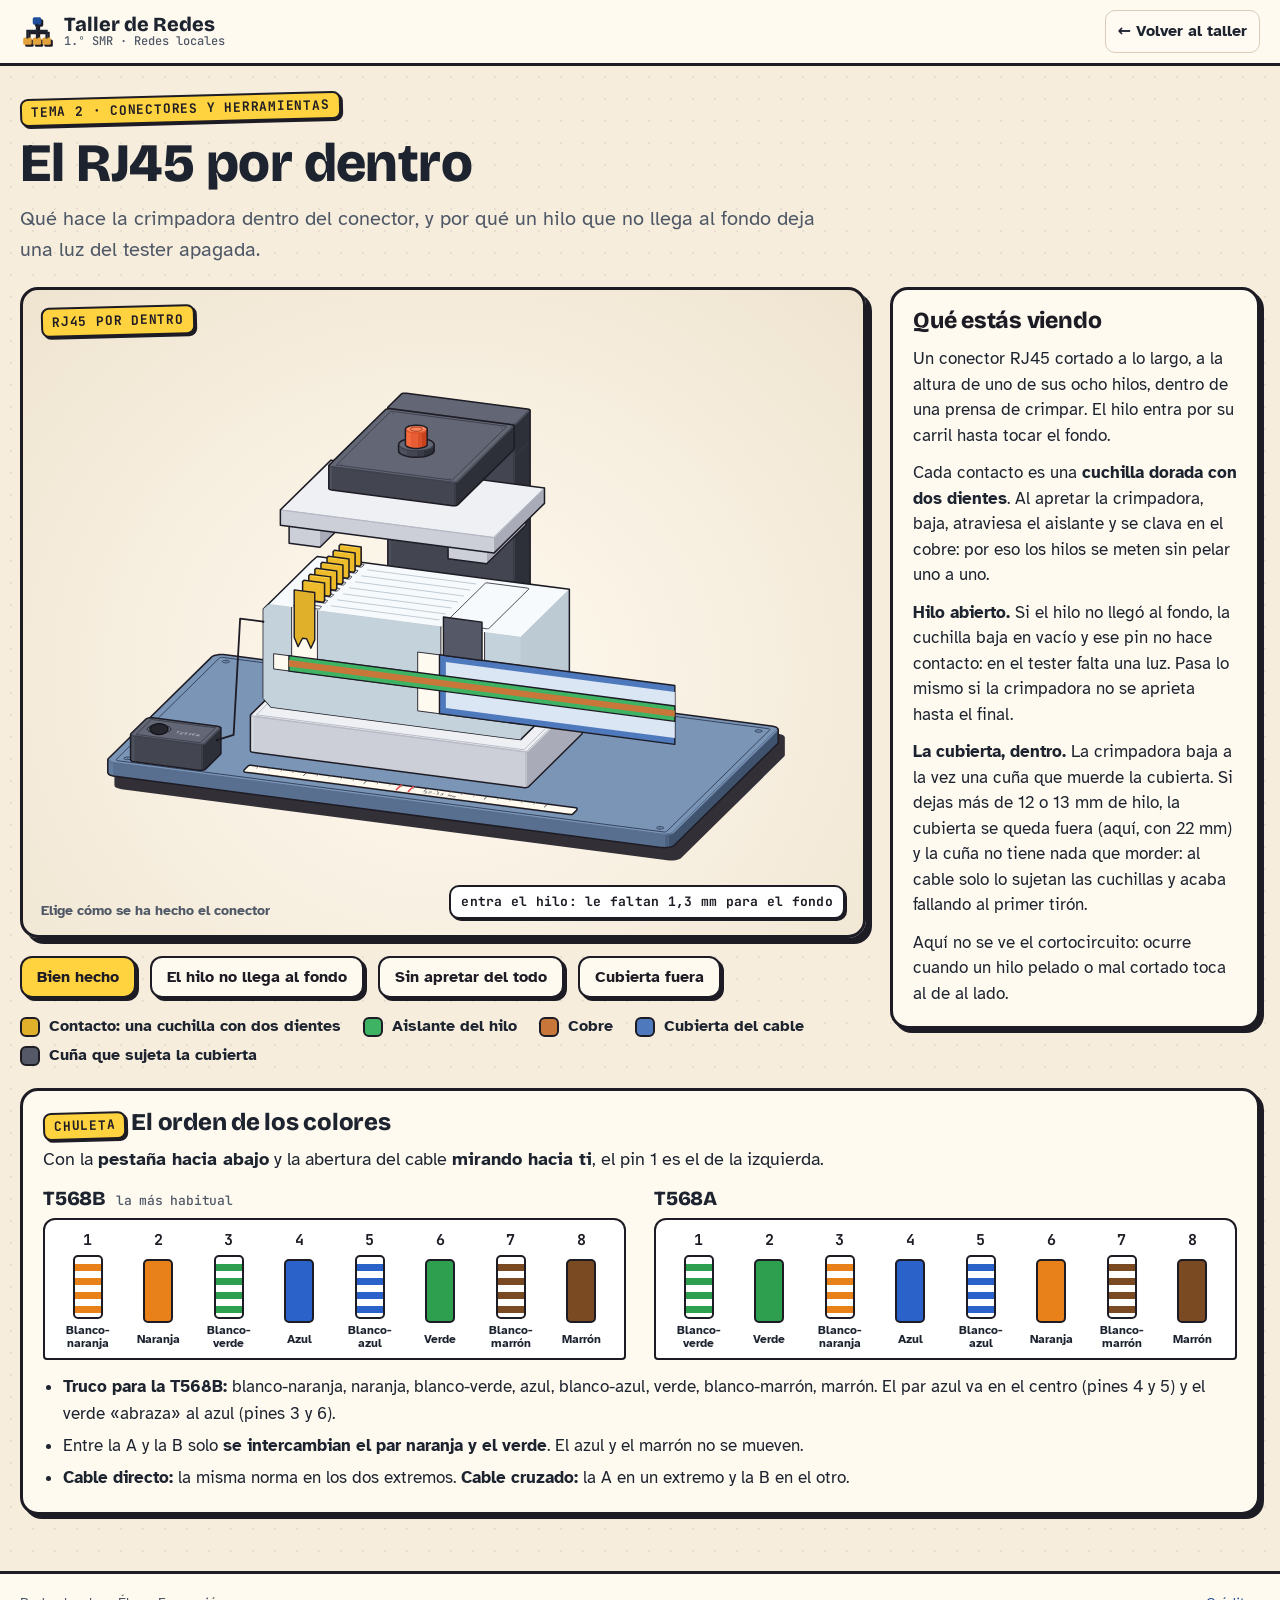
<file: figuras/rj45.html>
<!doctype html>
<html lang="es" data-theme="light">
<head>
  <meta charset="utf-8">
  <meta name="color-scheme" content="light">
  <meta name="viewport" content="width=device-width, initial-scale=1, viewport-fit=cover">
  <title>El RJ45 por dentro · Taller de Redes</title>
  <meta name="theme-color" content="#f6eddd">
  <link rel="icon" href="../assets/img/icono.svg" type="image/svg+xml">
  <link rel="preconnect" href="https://fonts.googleapis.com">
  <link rel="preconnect" href="https://fonts.gstatic.com" crossorigin>
  <link rel="stylesheet" href="https://fonts.googleapis.com/css2?family=Atkinson+Hyperlegible:ital,wght@0,400;0,700;1,400&family=Bricolage+Grotesque:opsz,wght@12..96,600;12..96,800&family=JetBrains+Mono:wght@500&display=swap">
  <style>
.iso{
  --anatomy-page:#0b0b0b;--anatomy-card:#131313;--anatomy-text:#a3a3a3;--anatomy-strong:#e6e6e6;--anatomy-muted:#6e6e6e;
  --anatomy-paper:#131313;--anatomy-face:#1b1b1b;--anatomy-top:#1c1c1c;
  --anatomy-shade-0:#0f0f0f;--anatomy-shade-1:#121212;--anatomy-shade-2:#151515;--anatomy-shade-3:#181818;
  --anatomy-lit-top:#262626;--anatomy-lit-shade:#1d1d1d;
  --anatomy-hi:#d4d4d4;--anatomy-mid:#6a6a6a;--anatomy-lo:#3e3e3e;--anatomy-faint:#2a2a2a;--anatomy-lit:#ffffff;
  --anatomy-halo:#050505;--anatomy-halo-opacity:.9;--anatomy-dot:#e6e6e6;
  --anatomy-red:#ff6b6b;--anatomy-green:#6be0a0;--anatomy-blue:#6b9bff;
  --anatomy-weight:.6px;--anatomy-ease:cubic-bezier(.32,.72,0,1);
  --anatomy-mono:ui-monospace,"SF Mono",Menlo,Consolas,monospace;
  --anatomy-lift:inset 0 1px 0 0 #ffffff0a,inset 0 0 0 1px #ffffff06,0 0 0 1px #00000026,0 1px 1px -.5px #00000014,0 3px 3px -1.5px #00000014,0 6px 6px -3px #00000014,0 12px 12px -6px #00000014;
}
.iso[data-theme="light"]{
  --anatomy-page:#f2f2ef;--anatomy-card:#fbfbfa;--anatomy-text:#57575a;--anatomy-strong:#18181a;--anatomy-muted:#8c8c90;
  --anatomy-paper:#fbfbfa;--anatomy-face:#ffffff;--anatomy-top:#ffffff;
  --anatomy-shade-0:#dcdcd9;--anatomy-shade-1:#e5e5e2;--anatomy-shade-2:#ededea;--anatomy-shade-3:#f4f4f1;
  --anatomy-lit-top:#ffffff;--anatomy-lit-shade:#eeeeeb;
  --anatomy-hi:#26262a;--anatomy-mid:#8a8a8f;--anatomy-lo:#b4b4b8;--anatomy-faint:#d4d4d6;--anatomy-lit:#000000;
  --anatomy-halo:#8a8a80;--anatomy-halo-opacity:.32;--anatomy-dot:#3a3a3e;
  --anatomy-red:#e5484d;--anatomy-green:#30a46c;--anatomy-blue:#3e63dd;
  --anatomy-lift:inset 0 1px 0 0 #ffffff,0 0 0 1px #0000000f,0 1px 1px -.5px #0000000a,0 3px 3px -1.5px #0000000a,0 6px 6px -3px #0000000a,0 12px 12px -6px #0000000a;
}
.iso-svg{display:block;width:100%;height:auto;overflow:visible}
.iso-svg path,.iso-svg circle{vector-effect:non-scaling-stroke}
.iso-fill{fill:var(--anatomy-paper);stroke:none}
.iso-solid[data-lit]>.iso-fill{fill:var(--anatomy-face)}
.iso-shade,.iso-top{stroke:none}
.iso-shade[data-shade="0"]{fill:var(--anatomy-shade-0)}
.iso-shade[data-shade="1"]{fill:var(--anatomy-shade-1)}
.iso-shade[data-shade="2"]{fill:var(--anatomy-shade-2)}
.iso-shade[data-shade="3"]{fill:var(--anatomy-shade-3)}
.iso-top{fill:var(--anatomy-top)}
.iso-solid[data-lit]>.iso-top{fill:var(--anatomy-lit-top)}
.iso-solid[data-lit]>.iso-shade{fill:var(--anatomy-lit-shade)}
.iso-solid[data-seamless]>.iso-shade,.iso-solid[data-seamless]>.iso-top{stroke-width:.4;stroke-linejoin:round}
.iso-solid[data-seamless]>.iso-shade[data-shade="0"]{stroke:var(--anatomy-shade-0)}
.iso-solid[data-seamless]>.iso-shade[data-shade="1"]{stroke:var(--anatomy-shade-1)}
.iso-solid[data-seamless]>.iso-shade[data-shade="2"]{stroke:var(--anatomy-shade-2)}
.iso-solid[data-seamless]>.iso-shade[data-shade="3"]{stroke:var(--anatomy-shade-3)}
.iso-solid[data-seamless]>.iso-top{stroke:var(--anatomy-top)}
.iso-solid[data-seamless][data-lit]>.iso-top{stroke:var(--anatomy-lit-top)}
.iso-solid[data-seamless][data-lit]>.iso-shade{stroke:var(--anatomy-lit-shade)}
.iso-solid[data-lit]>.iso-edge{stroke:var(--anatomy-lit)}
.iso-halo{fill:var(--anatomy-halo);stroke:none;filter:blur(9px);opacity:var(--anatomy-halo-opacity);transform:translateY(3px)}
.iso-line{fill:none;stroke:var(--anatomy-lo);stroke-width:var(--anatomy-weight);stroke-linecap:round;stroke-linejoin:round}
.iso-line[data-tone="hi"]{stroke:var(--anatomy-hi)}
.iso-line[data-tone="mid"]{stroke:var(--anatomy-mid)}
.iso-line[data-tone="lo"]{stroke:var(--anatomy-lo)}
.iso-line[data-tone="faint"]{stroke:var(--anatomy-faint)}
.iso-line[data-tone="lit"]{stroke:var(--anatomy-lit)}
.iso-line[data-tone="red"]{stroke:var(--anatomy-red)}
.iso-line[data-tone="green"]{stroke:var(--anatomy-green)}
.iso-line[data-tone="blue"]{stroke:var(--anatomy-blue)}
.iso-line[data-dotted]{stroke-dasharray:.01 3.5;stroke-width:1}
.iso-line[data-dashed]{stroke-dasharray:3 3}
.iso-line[data-flow]{stroke-dasharray:2 6}
.iso-wire-end{fill:var(--anatomy-paper);stroke:var(--anatomy-lo);stroke-width:var(--anatomy-weight)}
.iso-wire[data-tone="hi"] .iso-wire-end{stroke:var(--anatomy-hi)}
.iso-wire[data-tone="mid"] .iso-wire-end{stroke:var(--anatomy-mid)}
.iso-wire[data-tone="faint"] .iso-wire-end{stroke:var(--anatomy-faint)}
.iso-wire[data-tone="lit"] .iso-wire-end{stroke:var(--anatomy-lit)}
.iso-dots circle{fill:var(--anatomy-dot);stroke:none;opacity:.32}
.iso-dots[data-tone="hi"] circle{opacity:.85}
.iso-dots[data-tone="mid"] circle{opacity:.45}
.iso-dots[data-tone="lo"] circle{opacity:.22}
.iso-dots[data-tone="faint"] circle{opacity:.12}
.iso-face-text{fill:var(--anatomy-mid);font-family:var(--anatomy-mono);letter-spacing:.04em}
.iso-face-text[data-tone="hi"]{fill:var(--anatomy-hi)}
.iso-face-text[data-tone="lo"]{fill:var(--anatomy-lo)}
.iso-face-text[data-tone="faint"]{fill:var(--anatomy-faint)}
.tb-body{fill:var(--anatomy-shade-2);stroke:none}
.tb-shine{fill:var(--anatomy-top);stroke:none}
.tb-shade{fill:var(--anatomy-shade-0);stroke:none}
.tb-ring{fill:none;stroke:var(--anatomy-lo);stroke-width:.45;stroke-linecap:butt;stroke-linejoin:round}
.tb-ring[data-tone="mid"]{stroke:var(--anatomy-mid)}
.tb-ring[data-tone="faint"]{stroke:var(--anatomy-faint)}
.tb-ring[data-tone="hi"]{stroke:var(--anatomy-hi)}
@keyframes iso-flow{to{stroke-dashoffset:-32}}
@keyframes iso-pulse{0%,100%{opacity:.18}12%{opacity:1}40%{opacity:.18}}
.iso-line[data-flow]{animation:iso-flow 1600ms linear infinite}
.iso-dots circle[data-pulse]{animation:iso-pulse 1600ms steps(1,end) infinite;animation-delay:var(--pulse-at,0ms)}
.iso-figure{margin:32px 0 36px}
.iso-plate{position:relative;padding:52px 24px;border-radius:0;background:var(--anatomy-card);box-shadow:0 0 0 1px var(--anatomy-mid);--anatomy-paper:var(--anatomy-card)}
.iso-plate-corners{position:absolute;inset:18px 20px;pointer-events:none}
.iso-plate-corner{position:absolute;color:var(--anatomy-muted);font-family:var(--anatomy-mono);font-size:10.5px;line-height:1;letter-spacing:.04em;white-space:nowrap}
.iso-plate-corner[data-corner="fig"]{top:0;left:0;color:var(--anatomy-text)}
.iso-plate-corner[data-corner="title"]{top:0;right:0;text-transform:uppercase;letter-spacing:.1em}
.iso-plate-corner[data-corner="hint"]{bottom:0;left:0;text-transform:uppercase;letter-spacing:.1em}
.iso-plate-corner[data-corner="readout"]{right:0;bottom:0;color:var(--anatomy-text);font-variant-numeric:tabular-nums}
.iso-plate .iso-svg{margin:0 auto}
.iso-legend{display:grid;gap:8px;margin-top:12px;color:var(--anatomy-muted);font-size:13px;line-height:1.55}
.iso-keys{display:flex;flex-wrap:wrap;gap:6px 18px}
.iso-key{display:inline-flex;align-items:center;gap:7px}
.iso-swatch{width:16px;height:10px;flex:none;overflow:visible}
.iso-swatch path{fill:none;stroke:var(--anatomy-hi);stroke-width:1;vector-effect:non-scaling-stroke;stroke-linejoin:round;stroke-linecap:round}
.iso-swatch[data-mark="raised"] path,.iso-swatch[data-mark="flat"] path{stroke:var(--anatomy-mid)}
.iso-swatch[data-mark="lit"] path{stroke:var(--anatomy-lit)}
.iso-swatch[data-mark="dim"] path{stroke:var(--anatomy-lo)}
.iso-swatch[data-mark="dotted"] path{stroke-dasharray:.01 3;stroke-width:1.4}
.iso-swatch[data-mark="dashed"] path{stroke-dasharray:3 2.5}
.iso-swatch[data-mark="red"] path{stroke:var(--anatomy-red)}
.iso-swatch[data-mark="green"] path{stroke:var(--anatomy-green)}
.iso-swatch[data-mark="blue"] path{stroke:var(--anatomy-blue)}
.iso-swatch-crease{stroke:var(--anatomy-lo)!important}
@media (max-width:560px){.iso-plate{padding:48px 12px 70px}.iso-plate-corner[data-corner="hint"]{bottom:18px}}
@media (prefers-reduced-motion:reduce){.iso-line[data-flow],.iso-dots circle[data-pulse]{animation:none}}

.iso .rj-plastico{--anatomy-paper:#eef3f6;--anatomy-top:#f7fafc;--anatomy-shade-0:#bccad4;--anatomy-shade-1:#cad6de;--anatomy-shade-2:#d8e1e8;--anatomy-shade-3:#e5ecf0;--anatomy-mid:#3d3a48;--anatomy-lo:#7f8d98;--anatomy-faint:#b9c6cf}
.rj-corte{fill:#c4d2db;stroke:none}
.rj-hueco{fill:#fffaf0;stroke:none}
.iso-line.rj-marca{stroke:#e5484d;stroke-width:1.6px}
.iso-line.rj-cable{stroke:#1d1b24;stroke-width:1.8px}
.rj-rotulo{--anatomy-mid:#e4e6ee}
.rj-led{fill:#25262e;stroke:#0e0e12;stroke-width:1px;transition:fill .15s}
.rj-led[data-on]{fill:#3fbf6a}
.rj-funda{fill:#4f79bd;stroke:#1d1b24;stroke-width:1.4px;stroke-linejoin:round}
.rj-relleno{fill:#dbe6f5;stroke:none}
.rj-aislante{fill:#3fb364;stroke:#1d1b24;stroke-width:1.3px;stroke-linejoin:round}
.rj-cobre{fill:#c8763a;stroke:none}
.rj-cuchilla{fill:#e0b02a;stroke:#1d1b24;stroke-width:1.4px;stroke-linejoin:round}
.rj-cuna{fill:#555866;stroke:#1d1b24;stroke-width:1.4px;stroke-linejoin:round}
.rj-chispa{fill:none;stroke:#3fbf6a;stroke-width:2.4px;stroke-linecap:round}
.rj-aviso{fill:none;stroke:#e5484d;stroke-width:2.4px;stroke-linecap:round;stroke-dasharray:1 5}
.iso-stage{outline:none;touch-action:manipulation}
.fig .ch{margin:22px 0 0;padding:18px 20px 20px;background:var(--d-papel);border:var(--d-borde);border-radius:18px;box-shadow:var(--d-sombra)}
.ch h2{font-size:24px;margin:0 0 6px}
.ch p{margin:0 0 12px}
.ch-normas{display:grid;grid-template-columns:repeat(auto-fit,minmax(300px,1fr));gap:16px 28px}
.ch-norma h3{font:800 20px/1.2 var(--f-titulo);margin:0 0 8px}
.ch-norma h3 small{font:500 13px var(--f-mono);color:var(--tinta-2);margin-left:6px}
.ch-hilos{list-style:none;display:grid;grid-template-columns:repeat(8,minmax(0,1fr));gap:5px;margin:0;padding:10px 10px 8px;border:2.5px solid var(--d-tinta);border-radius:12px 12px 4px 4px;background:#fff}
.ch-hilos li{display:grid;justify-items:center;gap:5px;min-width:0}
.ch-pin{font:700 15px var(--f-mono);color:var(--d-tinta)}
.ch-hilo{display:block;width:100%;max-width:30px;height:64px;border:2px solid var(--d-tinta);border-radius:5px}
.ch-nombre{font:700 11.5px/1.15 var(--f-texto);text-align:center;color:var(--tinta);overflow-wrap:anywhere}
.ch-notas{margin:14px 0 0;padding-left:20px;display:grid;gap:6px;font-size:17px}
@media (max-width:560px){.ch-nombre{font-size:9.5px}.ch-hilo{height:52px}.ch-hilos{padding:8px 5px 6px;gap:3px}}
</style>
  <link rel="stylesheet" href="../assets/css/app.css">
  <link rel="stylesheet" href="../assets/css/dibujo.css">
  <link rel="stylesheet" href="../assets/css/figura.css">
</head>
<body>
  <a class="saltar" href="#contenido">Saltar al contenido</a>
  <header class="cabecera">
    <a class="marca" href="../index.html#/">
      <svg viewBox="0 0 32 32" aria-hidden="true"><rect x="12" y="3" width="8" height="7" rx="1.5" fill="var(--azul)"/><rect x="3" y="22" width="8" height="7" rx="1.5" fill="var(--ambar)"/><rect x="12" y="22" width="8" height="7" rx="1.5" fill="var(--ambar)"/><rect x="21" y="22" width="8" height="7" rx="1.5" fill="var(--ambar)"/><path d="M16 10v6M7 22v-6h18v6M16 16v6" stroke="var(--tinta)" stroke-width="2.2" fill="none" stroke-linecap="round"/></svg>
      <span><b>Taller de Redes</b><small>1.º SMR · Redes locales</small></span>
    </a>
    <a class="btn-lateral btn-volver" href="../index.html#/">← Volver al taller</a>
  </header>
  <main id="contenido" tabindex="-1">
    <div class="fig iso" data-theme="light">
      <div class="fig-cab">
        <span class="etiqueta">Tema 2 · Conectores y herramientas</span>
        <h1>El RJ45 por dentro</h1>
        <p class="lead">Qué hace la crimpadora dentro del conector, y por qué un hilo que no llega al fondo deja una luz del tester apagada.</p>
      </div>
      <figure class="iso-figure"><div class="iso-plate"><div class="iso-plate-corners" aria-hidden="true"><span class="iso-plate-corner" data-corner="fig">Fig 4</span><span class="iso-plate-corner" data-corner="title">RJ45 por dentro</span><span class="iso-plate-corner" data-corner="hint">Elige cómo se ha hecho el conector</span><span class="iso-plate-corner" data-corner="readout" data-readout></span></div><div class="iso-stage" tabindex="0" role="group" aria-label="RJ45 por dentro: pulsa del 1 al 4 para ver cada forma de hacer el conector"><svg xmlns="http://www.w3.org/2000/svg" class="iso-svg" viewBox="0 0 720 470" role="img" aria-label="Prensa de crimpar con un conector RJ45 cortado a lo largo. Se ve un hilo entrar por su carril hasta el fondo, la cuchilla dorada del contacto bajar y clavarse en el cobre, y la cuña que sujeta la cubierta del cable. Un comprobador enciende su luz cuando hay contacto."><g class="m-pizarra"><path class="iso-halo" d="M56.8 369.1L56.9 368.4L57.4 367.7L150.6 276L151.4 275.3L152.6 274.8L154 274.3L155.7 274L157.5 273.7L159.5 273.6L161.4 273.7L163.3 273.8L656.7 338.2L658.4 338.5L660 338.9L661.3 339.4L662.3 340L662.9 340.7L663.2 341.4L663.2 357.6L663.1 358.2L662.6 358.9L569.4 450.7L568.6 451.3L567.4 451.8L566 452.3L564.3 452.7L562.5 452.9L560.5 453L558.6 453L556.7 452.8L63.3 388.4L61.6 388.1L60 387.7L58.7 387.2L57.7 386.6L57.1 385.9L56.8 385.3Z"/><g class="m-grafito"><g class="iso-solid"><path class="iso-fill" d="M160.4 297L160.4 296.3L161 295.5L161.9 294.8L163.3 294.2L165.1 293.7L167.1 293.3L169.3 293.2L171.5 293.2L173.6 293.4L175.6 293.7L177.4 294.2L178.7 294.8L179.7 295.6L180.1 296.3L180.1 301L180.1 301.8L179.6 302.5L178.6 303.2L177.2 303.9L175.4 304.3L173.4 304.7L171.2 304.8L169 304.8L166.9 304.7L164.9 304.3L163.2 303.8L161.8 303.2L160.9 302.4L160.4 301.7Z"/><path class="iso-shade" data-shade="0" d="M179.6 302.5L178.6 303.2L178.6 298.6L179.6 297.9ZM178.6 303.2L177.2 303.9L177.2 299.2L178.6 298.6ZM177.2 303.9L175.4 304.3L175.4 299.7L177.2 299.2ZM180.1 301L180.1 301.8L180.1 297.1L180.1 296.3ZM180.1 301.8L179.6 302.5L179.6 297.9L180.1 297.1Z"/><path class="iso-shade" data-shade="1" d="M175.4 304.3L173.4 304.7L173.4 300.1L175.4 299.7ZM173.4 304.7L171.2 304.8L171.2 300.2L173.4 300.1Z"/><path class="iso-shade" data-shade="2" d="M171.2 304.8L169 304.8L169 300.2L171.2 300.2ZM169 304.8L166.9 304.7L166.9 300L169 300.2ZM166.9 304.7L164.9 304.3L164.9 299.7L166.9 300Z"/><path class="iso-shade" data-shade="3" d="M164.9 304.3L163.2 303.8L163.2 299.2L164.9 299.7ZM163.2 303.8L161.8 303.2L161.8 298.5L163.2 299.2ZM161.8 303.2L160.9 302.4L160.9 297.8L161.8 298.5ZM160.9 302.4L160.4 301.7L160.4 297L160.9 297.8Z"/><path class="iso-top" d="M179.6 297.9L178.6 298.6L177.2 299.2L175.4 299.7L173.4 300.1L171.2 300.2L169 300.2L166.9 300L164.9 299.7L163.2 299.2L161.8 298.5L160.9 297.8L160.4 297L160.4 296.3L161 295.5L161.9 294.8L163.3 294.2L165.1 293.7L167.1 293.3L169.3 293.2L171.5 293.2L173.6 293.4L175.6 293.7L177.4 294.2L178.7 294.8L179.7 295.6L180.1 296.3L180.1 297.1Z"/><path class="iso-line iso-crease" data-tone="faint" d="M180.1 296.3L180.1 297.1L179.6 297.9L178.6 298.6L177.2 299.2L175.4 299.7L173.4 300.1L171.2 300.2L169 300.2L166.9 300L164.9 299.7L163.2 299.2L161.8 298.5L160.9 297.8L160.4 297"/><path class="iso-line iso-edge" data-tone="hi" d="M160.4 297L160.4 296.3L161 295.5L161.9 294.8L163.3 294.2L165.1 293.7L167.1 293.3L169.3 293.2L171.5 293.2L173.6 293.4L175.6 293.7L177.4 294.2L178.7 294.8L179.7 295.6L180.1 296.3M180.1 301L180.1 301.8L179.6 302.5L178.6 303.2L177.2 303.9L175.4 304.3L173.4 304.7L171.2 304.8L169 304.8L166.9 304.7L164.9 304.3L163.2 303.8L161.8 303.2L160.9 302.4L160.4 301.7M160.4 297L160.4 301.7M180.1 296.3L180.1 301"/></g></g><g class="m-grafito"><g class="iso-solid"><path class="iso-fill" d="M621.2 357.2L621.2 356.4L621.7 355.6L622.7 354.9L624.1 354.3L625.9 353.8L627.9 353.4L630.1 353.3L632.3 353.3L634.4 353.5L636.4 353.8L638.1 354.3L639.5 354.9L640.4 355.7L640.9 356.4L640.9 361.1L640.9 361.9L640.4 362.6L639.4 363.3L638 364L636.2 364.5L634.2 364.8L632 365L629.8 364.9L627.7 364.8L625.7 364.4L624 363.9L622.6 363.3L621.7 362.6L621.2 361.8Z"/><path class="iso-shade" data-shade="0" d="M640.4 362.6L639.4 363.3L639.4 358.7L640.4 358ZM639.4 363.3L638 364L638 359.3L639.4 358.7ZM638 364L636.2 364.5L636.2 359.8L638 359.3ZM640.9 361.1L640.9 361.9L640.9 357.2L640.9 356.4ZM640.9 361.9L640.4 362.6L640.4 358L640.9 357.2Z"/><path class="iso-shade" data-shade="1" d="M636.2 364.5L634.2 364.8L634.2 360.2L636.2 359.8ZM634.2 364.8L632 365L632 360.3L634.2 360.2Z"/><path class="iso-shade" data-shade="2" d="M632 365L629.8 364.9L629.8 360.3L632 360.3ZM629.8 364.9L627.7 364.8L627.7 360.1L629.8 360.3ZM627.7 364.8L625.7 364.4L625.7 359.8L627.7 360.1Z"/><path class="iso-shade" data-shade="3" d="M625.7 364.4L624 363.9L624 359.3L625.7 359.8ZM624 363.9L622.6 363.3L622.6 358.6L624 359.3ZM622.6 363.3L621.7 362.6L621.7 357.9L622.6 358.6ZM621.7 362.6L621.2 361.8L621.2 357.2L621.7 357.9Z"/><path class="iso-top" d="M640.4 358L639.4 358.7L638 359.3L636.2 359.8L634.2 360.2L632 360.3L629.8 360.3L627.7 360.1L625.7 359.8L624 359.3L622.6 358.6L621.7 357.9L621.2 357.2L621.2 356.4L621.7 355.6L622.7 354.9L624.1 354.3L625.9 353.8L627.9 353.4L630.1 353.3L632.3 353.3L634.4 353.5L636.4 353.8L638.1 354.3L639.5 354.9L640.4 355.7L640.9 356.4L640.9 357.2Z"/><path class="iso-line iso-crease" data-tone="faint" d="M640.9 356.4L640.9 357.2L640.4 358L639.4 358.7L638 359.3L636.2 359.8L634.2 360.2L632 360.3L629.8 360.3L627.7 360.1L625.7 359.8L624 359.3L622.6 358.6L621.7 357.9L621.2 357.2"/><path class="iso-line iso-edge" data-tone="hi" d="M621.2 357.2L621.2 356.4L621.7 355.6L622.7 354.9L624.1 354.3L625.9 353.8L627.9 353.4L630.1 353.3L632.3 353.3L634.4 353.5L636.4 353.8L638.1 354.3L639.5 354.9L640.4 355.7L640.9 356.4M640.9 361.1L640.9 361.9L640.4 362.6L639.4 363.3L638 364L636.2 364.5L634.2 364.8L632 365L629.8 364.9L627.7 364.8L625.7 364.4L624 363.9L622.6 363.3L621.7 362.6L621.2 361.8M621.2 357.2L621.2 361.8M640.9 356.4L640.9 361.1"/></g></g><g class="m-grafito"><g class="iso-solid"><path class="iso-fill" d="M79.1 377.1L79.1 376.3L79.6 375.5L80.6 374.8L82 374.2L83.8 373.7L85.8 373.4L88 373.2L90.2 373.2L92.3 373.4L94.3 373.8L96 374.3L97.4 374.9L98.3 375.6L98.8 376.4L98.8 381L98.8 381.8L98.3 382.6L97.3 383.3L95.9 383.9L94.1 384.4L92.1 384.7L89.9 384.9L87.7 384.9L85.6 384.7L83.6 384.4L81.9 383.9L80.5 383.2L79.6 382.5L79.1 381.7Z"/><path class="iso-shade" data-shade="0" d="M98.3 382.6L97.3 383.3L97.3 378.7L98.3 378ZM97.3 383.3L95.9 383.9L95.9 379.3L97.3 378.7ZM95.9 383.9L94.1 384.4L94.1 379.8L95.9 379.3ZM98.8 381L98.8 381.8L98.8 377.2L98.8 376.4ZM98.8 381.8L98.3 382.6L98.3 378L98.8 377.2Z"/><path class="iso-shade" data-shade="1" d="M94.1 384.4L92.1 384.7L92.1 380.1L94.1 379.8ZM92.1 384.7L89.9 384.9L89.9 380.3L92.1 380.1Z"/><path class="iso-shade" data-shade="2" d="M89.9 384.9L87.7 384.9L87.7 380.3L89.9 380.3ZM87.7 384.9L85.6 384.7L85.6 380.1L87.7 380.3ZM85.6 384.7L83.6 384.4L83.6 379.7L85.6 380.1Z"/><path class="iso-shade" data-shade="3" d="M83.6 384.4L81.9 383.9L81.9 379.2L83.6 379.7ZM81.9 383.9L80.5 383.2L80.5 378.6L81.9 379.2ZM80.5 383.2L79.6 382.5L79.6 377.9L80.5 378.6ZM79.6 382.5L79.1 381.7L79.1 377.1L79.6 377.9Z"/><path class="iso-top" d="M98.3 378L97.3 378.7L95.9 379.3L94.1 379.8L92.1 380.1L89.9 380.3L87.7 380.3L85.6 380.1L83.6 379.7L81.9 379.2L80.5 378.6L79.6 377.9L79.1 377.1L79.1 376.3L79.6 375.5L80.6 374.8L82 374.2L83.8 373.7L85.8 373.4L88 373.2L90.2 373.2L92.3 373.4L94.3 373.8L96 374.3L97.4 374.9L98.3 375.6L98.8 376.4L98.8 377.2Z"/><path class="iso-line iso-crease" data-tone="faint" d="M98.8 376.4L98.8 377.2L98.3 378L97.3 378.7L95.9 379.3L94.1 379.8L92.1 380.1L89.9 380.3L87.7 380.3L85.6 380.1L83.6 379.7L81.9 379.2L80.5 378.6L79.6 377.9L79.1 377.1"/><path class="iso-line iso-edge" data-tone="hi" d="M79.1 377.1L79.1 376.3L79.6 375.5L80.6 374.8L82 374.2L83.8 373.7L85.8 373.4L88 373.2L90.2 373.2L92.3 373.4L94.3 373.8L96 374.3L97.4 374.9L98.3 375.6L98.8 376.4M98.8 381L98.8 381.8L98.3 382.6L97.3 383.3L95.9 383.9L94.1 384.4L92.1 384.7L89.9 384.9L87.7 384.9L85.6 384.7L83.6 384.4L81.9 383.9L80.5 383.2L79.6 382.5L79.1 381.7M79.1 377.1L79.1 381.7M98.8 376.4L98.8 381"/></g></g><g class="m-grafito"><g class="iso-solid"><path class="iso-fill" d="M539.9 437.2L539.9 436.4L540.4 435.6L541.4 434.9L542.8 434.3L544.6 433.8L546.6 433.5L548.8 433.3L551 433.3L553.1 433.5L555.1 433.9L556.8 434.4L558.2 435L559.1 435.7L559.6 436.5L559.6 441.1L559.6 441.9L559 442.7L558.1 443.4L556.7 444L554.9 444.5L552.9 444.9L550.7 445L548.5 445L546.4 444.8L544.4 444.5L542.6 444L541.3 443.3L540.3 442.6L539.9 441.8Z"/><path class="iso-shade" data-shade="0" d="M559 442.7L558.1 443.4L558.1 438.8L559 438.1ZM558.1 443.4L556.7 444L556.7 439.4L558.1 438.8ZM556.7 444L554.9 444.5L554.9 439.9L556.7 439.4ZM559.6 441.1L559.6 441.9L559.6 437.3L559.6 436.5ZM559.6 441.9L559 442.7L559 438.1L559.6 437.3Z"/><path class="iso-shade" data-shade="1" d="M554.9 444.5L552.9 444.9L552.9 440.2L554.9 439.9ZM552.9 444.9L550.7 445L550.7 440.4L552.9 440.2Z"/><path class="iso-shade" data-shade="2" d="M550.7 445L548.5 445L548.5 440.4L550.7 440.4ZM548.5 445L546.4 444.8L546.4 440.2L548.5 440.4ZM546.4 444.8L544.4 444.5L544.4 439.8L546.4 440.2Z"/><path class="iso-shade" data-shade="3" d="M544.4 444.5L542.6 444L542.6 439.3L544.4 439.8ZM542.6 444L541.3 443.3L541.3 438.7L542.6 439.3ZM541.3 443.3L540.3 442.6L540.3 438L541.3 438.7ZM540.3 442.6L539.9 441.8L539.9 437.2L540.3 438Z"/><path class="iso-top" d="M559 438.1L558.1 438.8L556.7 439.4L554.9 439.9L552.9 440.2L550.7 440.4L548.5 440.4L546.4 440.2L544.4 439.8L542.6 439.3L541.3 438.7L540.3 438L539.9 437.2L539.9 436.4L540.4 435.6L541.4 434.9L542.8 434.3L544.6 433.8L546.6 433.5L548.8 433.3L551 433.3L553.1 433.5L555.1 433.9L556.8 434.4L558.2 435L559.1 435.7L559.6 436.5L559.6 437.3Z"/><path class="iso-line iso-crease" data-tone="faint" d="M559.6 436.5L559.6 437.3L559 438.1L558.1 438.8L556.7 439.4L554.9 439.9L552.9 440.2L550.7 440.4L548.5 440.4L546.4 440.2L544.4 439.8L542.6 439.3L541.3 438.7L540.3 438L539.9 437.2"/><path class="iso-line iso-edge" data-tone="hi" d="M539.9 437.2L539.9 436.4L540.4 435.6L541.4 434.9L542.8 434.3L544.6 433.8L546.6 433.5L548.8 433.3L551 433.3L553.1 433.5L555.1 433.9L556.8 434.4L558.2 435L559.1 435.7L559.6 436.5M559.6 441.1L559.6 441.9L559 442.7L558.1 443.4L556.7 444L554.9 444.5L552.9 444.9L550.7 445L548.5 445L546.4 444.8L544.4 444.5L542.6 444L541.3 443.3L540.3 442.6L539.9 441.8M539.9 437.2L539.9 441.8M559.6 436.5L559.6 441.1"/></g></g><g class="iso-solid"><path class="iso-fill" d="M56.8 369.1L56.9 368.4L57.4 367.7L150.6 276L151.4 275.3L152.6 274.8L154 274.3L155.7 274L157.5 273.7L159.5 273.6L161.4 273.7L163.3 273.8L656.7 338.2L658.4 338.5L660 338.9L661.3 339.4L662.3 340L662.9 340.7L663.2 341.4L663.2 352.9L663.1 353.6L662.6 354.3L569.4 446L568.6 446.7L567.4 447.2L566 447.7L564.3 448L562.5 448.3L560.5 448.4L558.6 448.3L556.7 448.2L63.3 383.8L61.6 383.5L60 383.1L58.7 382.6L57.7 382L57.1 381.3L56.8 380.6Z"/><path class="iso-shade" data-shade="0" d="M663.2 352.9L663.1 353.6L663.1 342.1L663.2 341.4ZM663.1 353.6L662.6 354.3L662.6 342.7L663.1 342.1ZM662.6 354.3L569.4 446L569.4 434.5L662.6 342.7ZM569.4 446L568.6 446.7L568.6 435.1L569.4 434.5ZM568.6 446.7L567.4 447.2L567.4 435.7L568.6 435.1ZM567.4 447.2L566 447.7L566 436.1L567.4 435.7ZM566 447.7L564.3 448L564.3 436.5L566 436.1Z"/><path class="iso-shade" data-shade="1" d="M564.3 448L562.5 448.3L562.5 436.7L564.3 436.5ZM562.5 448.3L560.5 448.4L560.5 436.8L562.5 436.7Z"/><path class="iso-shade" data-shade="2" d="M560.5 448.4L558.6 448.3L558.6 436.8L560.5 436.8ZM558.6 448.3L556.7 448.2L556.7 436.6L558.6 436.8ZM556.7 448.2L63.3 383.8L63.3 372.2L556.7 436.6ZM63.3 383.8L61.6 383.5L61.6 371.9L63.3 372.2Z"/><path class="iso-shade" data-shade="3" d="M61.6 383.5L60 383.1L60 371.5L61.6 371.9ZM60 383.1L58.7 382.6L58.7 371L60 371.5ZM58.7 382.6L57.7 382L57.7 370.4L58.7 371ZM57.7 382L57.1 381.3L57.1 369.8L57.7 370.4ZM57.1 381.3L56.8 380.6L56.8 369.1L57.1 369.8Z"/><path class="iso-top" d="M656.7 338.2L658.4 338.5L660 338.9L661.3 339.4L662.3 340L662.9 340.7L663.2 341.4L663.1 342.1L662.6 342.7L569.4 434.5L568.6 435.1L567.4 435.7L566 436.1L564.3 436.5L562.5 436.7L560.5 436.8L558.6 436.8L556.7 436.6L63.3 372.2L61.6 371.9L60 371.5L58.7 371L57.7 370.4L57.1 369.8L56.8 369.1L56.9 368.4L57.4 367.7L150.6 276L151.4 275.3L152.6 274.8L154 274.3L155.7 274L157.5 273.7L159.5 273.6L161.4 273.7L163.3 273.8Z"/><path class="iso-line iso-crease" data-tone="faint" d="M663.2 341.4L663.1 342.1L662.6 342.7L569.4 434.5L568.6 435.1L567.4 435.7L566 436.1L564.3 436.5L562.5 436.7L560.5 436.8L558.6 436.8L556.7 436.6L63.3 372.2L61.6 371.9L60 371.5L58.7 371L57.7 370.4L57.1 369.8L56.8 369.1"/><path class="iso-line iso-bevel" data-tone="faint" d="M663.2 341.4L661.1 342L660.7 342.5L567.6 434.2L566.9 434.7L565.9 435.2L564.8 435.6L563.5 435.8L562 436L560.4 436.1L558.9 436.1L557.3 435.9L64.1 371.6L62.6 371.3L61.4 371L60.3 370.6L59.5 370.1L59 369.6L56.8 369.1"/><path class="iso-line iso-edge" data-tone="hi" d="M56.8 369.1L56.9 368.4L57.4 367.7L150.6 276L151.4 275.3L152.6 274.8L154 274.3L155.7 274L157.5 273.7L159.5 273.6L161.4 273.7L163.3 273.8L656.7 338.2L658.4 338.5L660 338.9L661.3 339.4L662.3 340L662.9 340.7L663.2 341.4M663.2 352.9L663.1 353.6L662.6 354.3L569.4 446L568.6 446.7L567.4 447.2L566 447.7L564.3 448L562.5 448.3L560.5 448.4L558.6 448.3L556.7 448.2L63.3 383.8L61.6 383.5L60 383.1L58.7 382.6L57.7 382L57.1 381.3L56.8 380.6M663.2 341.4L663.2 352.9M56.8 369.1L56.8 380.6"/></g><path class="iso-line" data-tone="lo" d="M654.1 340.7L654.6 340.8L654.9 340.9L655.3 341L655.5 341.1L655.7 341.3L655.8 341.5L655.7 341.7L655.6 341.8L562.4 433.6L562.2 433.7L561.9 433.9L561.6 434L561.1 434.1L560.7 434.1L560.2 434.2L559.7 434.1L559.3 434.1L65.9 369.7L65.4 369.7L65.1 369.6L64.7 369.4L64.5 369.3L64.3 369.1L64.2 368.9L64.3 368.8L64.4 368.6L157.6 276.9L157.8 276.7L158.1 276.6L158.4 276.5L158.9 276.4L159.3 276.3L159.8 276.3L160.3 276.3L160.7 276.3Z"/><path class="iso-line" data-tone="lo" d="M166.6 280.4L166 280.8L165 281.1L163.7 281.2L162.5 281.1L161.4 280.9L160.7 280.5L160.4 280.1L160.6 279.6L161.2 279.2L162.2 279L163.5 278.9L164.7 278.9L165.8 279.2L166.5 279.5L166.8 280ZM648.4 343.2L647.7 343.6L646.7 343.9L645.5 344L644.2 343.9L643.2 343.7L642.4 343.3L642.1 342.9L642.3 342.5L643 342.1L644 341.8L645.2 341.7L646.4 341.8L647.5 342L648.3 342.4L648.6 342.8ZM77.7 368L77 368.4L76 368.6L74.8 368.7L73.6 368.7L72.5 368.4L71.7 368.1L71.4 367.6L71.6 367.2L72.3 366.8L73.3 366.5L74.5 366.4L75.8 366.5L76.8 366.7L77.6 367.1L77.9 367.5ZM559.4 430.8L558.8 431.2L557.8 431.5L556.5 431.6L555.3 431.5L554.2 431.3L553.5 430.9L553.2 430.5L553.4 430L554 429.6L555 429.4L556.3 429.3L557.5 429.3L558.6 429.6L559.3 429.9L559.6 430.4Z"/><g class="iso-dots" data-tone="mid"><circle cx="163.6" cy="280" r="0.5"/><circle cx="645.3" cy="342.8" r="0.5"/><circle cx="74.7" cy="367.6" r="0.5"/><circle cx="556.4" cy="430.4" r="0.5"/></g><g class="m-crema"><g class="iso-solid"><path class="iso-fill" d="M180 378.4L180.1 378.1L183.9 374.3L184.5 374L185.4 373.9L186.3 373.9L480 412.2L480.8 412.4L481.2 412.7L481.2 413.9L481.1 414.2L477.3 418L476.7 418.3L475.8 418.4L474.9 418.4L181.2 380.1L180.5 379.9L180 379.6Z"/><path class="iso-shade" data-shade="0" d="M481.2 413.9L481.1 414.2L481.1 413.1L481.2 412.7ZM481.1 414.2L477.3 418L477.3 416.8L481.1 413.1ZM477.3 418L476.7 418.3L476.7 417.1L477.3 416.8Z"/><path class="iso-shade" data-shade="1" d="M476.7 418.3L475.8 418.4L475.8 417.2L476.7 417.1Z"/><path class="iso-shade" data-shade="2" d="M475.8 418.4L474.9 418.4L474.9 417.2L475.8 417.2ZM474.9 418.4L181.2 380.1L181.2 378.9L474.9 417.2Z"/><path class="iso-shade" data-shade="3" d="M181.2 380.1L180.5 379.9L180.5 378.7L181.2 378.9ZM180.5 379.9L180 379.6L180 378.4L180.5 378.7Z"/><path class="iso-top" d="M480 412.2L480.8 412.4L481.2 412.7L481.1 413.1L477.3 416.8L476.7 417.1L475.8 417.2L474.9 417.2L181.2 378.9L180.5 378.7L180 378.4L180.1 378.1L183.9 374.3L184.5 374L185.4 373.9L186.3 373.9Z"/><path class="iso-line iso-edge" data-tone="hi" d="M180 378.4L180.1 378.1L183.9 374.3L184.5 374L185.4 373.9L186.3 373.9L480 412.2L480.8 412.4L481.2 412.7M481.2 413.9L481.1 414.2L477.3 418L476.7 418.3L475.8 418.4L474.9 418.4L181.2 380.1L180.5 379.9L180 379.6M481.2 412.7L481.2 413.9M180 378.4L180 379.6"/></g><path class="iso-line" data-tone="lo" d="M193 375L191.5 376.4M203.9 376.4L202.4 377.8M214.8 377.8L213.3 379.2M225.6 379.2L224.2 380.6M247.4 382.1L246 383.5M258.3 383.5L256.9 384.9M269.2 384.9L267.8 386.3M280.1 386.3L278.7 387.7M301.9 389.2L300.4 390.6M312.8 390.6L311.3 392M323.7 392L322.2 393.4M334.6 393.4L333.1 394.9M356.3 396.3L354.9 397.7M367.2 397.7L365.8 399.1M378.1 399.1L376.7 400.5M389 400.5L387.6 402M410.8 403.4L409.4 404.8M421.7 404.8L420.3 406.2M432.6 406.2L431.1 407.6M443.5 407.6L442 409.1"/><path class="iso-line" data-tone="mid" d="M236.5 380.6L233.9 383.2M291 387.8L288.4 390.3M345.5 394.9L342.8 397.4M399.9 402L397.3 404.5M454.4 409.1L451.7 411.6"/><path class="iso-line rj-marca" data-tone="hi" d="M322.1 391.8L317.8 396M333 393.2L328.7 397.4"/><text class="iso-face-text" data-tone="hi" transform="matrix(1.164 0.152 -0.424 0.417 342.151 398.769)" font-size="5.2" text-anchor="start">12-13 mm</text></g></g><g class="m-grafito"><g class="iso-solid"><path class="iso-fill" d="M290.4 305.8L290.6 305.3L309.3 286.9L310 286.5L311.2 286.2L312.6 286.1L314 286.1L456 304.7L457.2 304.9L458.1 305.3L458.4 305.8L458.4 315.1L458.2 315.6L439.6 334L438.8 334.4L437.7 334.7L436.2 334.8L434.8 334.8L292.9 316.2L291.6 316L290.8 315.5L290.4 315Z"/><path class="iso-shade" data-shade="0" d="M458.4 315.1L458.2 315.6L458.2 306.4L458.4 305.8ZM458.2 315.6L439.6 334L439.6 324.7L458.2 306.4ZM439.6 334L438.8 334.4L438.8 325.2L439.6 324.7ZM438.8 334.4L437.7 334.7L437.7 325.5L438.8 325.2Z"/><path class="iso-shade" data-shade="1" d="M437.7 334.7L436.2 334.8L436.2 325.6L437.7 325.5Z"/><path class="iso-shade" data-shade="2" d="M436.2 334.8L434.8 334.8L434.8 325.5L436.2 325.6ZM434.8 334.8L292.9 316.2L292.9 307L434.8 325.5Z"/><path class="iso-shade" data-shade="3" d="M292.9 316.2L291.6 316L291.6 306.7L292.9 307ZM291.6 316L290.8 315.5L290.8 306.3L291.6 306.7ZM290.8 315.5L290.4 315L290.4 305.8L290.8 306.3Z"/><path class="iso-top" d="M456 304.7L457.2 304.9L458.1 305.3L458.4 305.8L458.2 306.4L439.6 324.7L438.8 325.2L437.7 325.5L436.2 325.6L434.8 325.5L292.9 307L291.6 306.7L290.8 306.3L290.4 305.8L290.6 305.3L309.3 286.9L310 286.5L311.2 286.2L312.6 286.1L314 286.1Z"/><path class="iso-line iso-crease" data-tone="faint" d="M458.4 305.8L458.2 306.4L439.6 324.7L438.8 325.2L437.7 325.5L436.2 325.6L434.8 325.5L292.9 307L291.6 306.7L290.8 306.3L290.4 305.8"/><path class="iso-line iso-bevel" data-tone="faint" d="M458.4 305.8L457.3 306.3L438.7 324.6L438.1 324.9L437.2 325.1L436.2 325.2L435.1 325.2L293.3 306.7L292.3 306.5L291.7 306.1L290.4 305.8"/><path class="iso-line iso-edge" data-tone="hi" d="M290.4 305.8L290.6 305.3L309.3 286.9L310 286.5L311.2 286.2L312.6 286.1L314 286.1L456 304.7L457.2 304.9L458.1 305.3L458.4 305.8M458.4 315.1L458.2 315.6L439.6 334L438.8 334.4L437.7 334.7L436.2 334.8L434.8 334.8L292.9 316.2L291.6 316L290.8 315.5L290.4 315M458.4 305.8L458.4 315.1M290.4 305.8L290.4 315"/></g><g class="iso-solid"><path class="iso-fill" d="M310.1 50.2L310.3 49.7L322.2 38.1L322.9 37.6L324.1 37.3L325.5 37.2L326.9 37.3L436.3 51.5L437.6 51.8L438.4 52.2L438.8 52.7L438.8 316.3L438.5 316.8L426.7 328.5L425.9 328.9L424.8 329.2L423.3 329.4L421.9 329.3L312.5 315L311.3 314.8L310.4 314.3L310.1 313.8Z"/><path class="iso-shade" data-shade="0" d="M438.8 316.3L438.5 316.8L438.5 53.2L438.8 52.7ZM438.5 316.8L426.7 328.5L426.7 64.9L438.5 53.2ZM426.7 328.5L425.9 328.9L425.9 65.4L426.7 64.9ZM425.9 328.9L424.8 329.2L424.8 65.7L425.9 65.4Z"/><path class="iso-shade" data-shade="1" d="M424.8 329.2L423.3 329.4L423.3 65.8L424.8 65.7Z"/><path class="iso-shade" data-shade="2" d="M423.3 329.4L421.9 329.3L421.9 65.7L423.3 65.8ZM421.9 329.3L312.5 315L312.5 51.4L421.9 65.7Z"/><path class="iso-shade" data-shade="3" d="M312.5 315L311.3 314.8L311.3 51.2L312.5 51.4ZM311.3 314.8L310.4 314.3L310.4 50.8L311.3 51.2ZM310.4 314.3L310.1 313.8L310.1 50.2L310.4 50.8Z"/><path class="iso-top" d="M436.3 51.5L437.6 51.8L438.4 52.2L438.8 52.7L438.5 53.2L426.7 64.9L425.9 65.4L424.8 65.7L423.3 65.8L421.9 65.7L312.5 51.4L311.3 51.2L310.4 50.8L310.1 50.2L310.3 49.7L322.2 38.1L322.9 37.6L324.1 37.3L325.5 37.2L326.9 37.3Z"/><path class="iso-line iso-crease" data-tone="faint" d="M438.8 52.7L438.5 53.2L426.7 64.9L425.9 65.4L424.8 65.7L423.3 65.8L421.9 65.7L312.5 51.4L311.3 51.2L310.4 50.8L310.1 50.2"/><path class="iso-line iso-bevel" data-tone="faint" d="M438.8 52.7L437.3 53.1L425.6 64.7L425 65.1L424.2 65.3L423.3 65.3L422.2 65.3L313.1 51L312.1 50.8L311.6 50.6L310.1 50.2"/><path class="iso-line" data-tone="faint" d="M438.8 80.5L438.5 81L426.7 92.7L425.9 93.1L424.8 93.4L423.3 93.5L421.9 93.5L312.5 79.2L311.3 78.9L310.4 78.5L310.1 78"/><path class="iso-line iso-edge" data-tone="hi" d="M310.1 50.2L310.3 49.7L322.2 38.1L322.9 37.6L324.1 37.3L325.5 37.2L326.9 37.3L436.3 51.5L437.6 51.8L438.4 52.2L438.8 52.7M438.8 316.3L438.5 316.8L426.7 328.5L425.9 328.9L424.8 329.2L423.3 329.4L421.9 329.3L312.5 315L311.3 314.8L310.4 314.3L310.1 313.8M438.8 52.7L438.8 316.3M310.1 50.2L310.1 313.8"/></g><g class="iso-dots" data-tone="mid"><circle cx="315" cy="289.1" r="0.5"/><circle cx="450" cy="306.7" r="0.5"/><circle cx="298.9" cy="304.9" r="0.5"/><circle cx="433.9" cy="322.5" r="0.5"/></g></g><g class="m-metal"><g class="iso-solid"><path class="iso-fill" d="M185.8 328.5L186.1 328L234.3 280.5L235.1 280L236.3 279.7L237.7 279.6L239.1 279.7L483.5 311.6L484.7 311.8L485.6 312.3L485.9 312.8L485.9 345.1L485.7 345.6L437.4 393.2L436.7 393.6L435.5 393.9L434.1 394.1L432.6 394L188.3 362.1L187 361.8L186.2 361.4L185.8 360.9Z"/><path class="iso-shade" data-shade="0" d="M485.9 345.1L485.7 345.6L485.7 313.3L485.9 312.8ZM485.7 345.6L437.4 393.2L437.4 360.8L485.7 313.3ZM437.4 393.2L436.7 393.6L436.7 361.3L437.4 360.8ZM436.7 393.6L435.5 393.9L435.5 361.6L436.7 361.3Z"/><path class="iso-shade" data-shade="1" d="M435.5 393.9L434.1 394.1L434.1 361.7L435.5 361.6Z"/><path class="iso-shade" data-shade="2" d="M434.1 394.1L432.6 394L432.6 361.6L434.1 361.7ZM432.6 394L188.3 362.1L188.3 329.7L432.6 361.6Z"/><path class="iso-shade" data-shade="3" d="M188.3 362.1L187 361.8L187 329.5L188.3 329.7ZM187 361.8L186.2 361.4L186.2 329L187 329.5ZM186.2 361.4L185.8 360.9L185.8 328.5L186.2 329Z"/><path class="iso-top" d="M483.5 311.6L484.7 311.8L485.6 312.3L485.9 312.8L485.7 313.3L437.4 360.8L436.7 361.3L435.5 361.6L434.1 361.7L432.6 361.6L188.3 329.7L187 329.5L186.2 329L185.8 328.5L186.1 328L234.3 280.5L235.1 280L236.3 279.7L237.7 279.6L239.1 279.7Z"/><path class="iso-line iso-crease" data-tone="faint" d="M485.9 312.8L485.7 313.3L437.4 360.8L436.7 361.3L435.5 361.6L434.1 361.7L432.6 361.6L188.3 329.7L187 329.5L186.2 329L185.8 328.5"/><path class="iso-line iso-bevel" data-tone="faint" d="M485.9 312.8L484.5 313.2L436.3 360.6L435.7 361L435 361.2L434 361.2L433 361.2L188.8 329.3L187.9 329.1L187.3 328.9L185.8 328.5"/><path class="iso-line iso-edge" data-tone="hi" d="M185.8 328.5L186.1 328L234.3 280.5L235.1 280L236.3 279.7L237.7 279.6L239.1 279.7L483.5 311.6L484.7 311.8L485.6 312.3L485.9 312.8M485.9 345.1L485.7 345.6L437.4 393.2L436.7 393.6L435.5 393.9L434.1 394.1L432.6 394L188.3 362.1L187 361.8L186.2 361.4L185.8 360.9M485.9 312.8L485.9 345.1M185.8 328.5L185.8 360.9"/></g><path class="iso-line" data-tone="faint" d="M480.6 313.1L433.2 359.8L191.1 328.2L238.6 281.5Z"/></g><g class="rj-plastico"><g class="iso-solid"><path class="iso-fill" d="M219.5 308.9L238.1 290.6L403.4 312.1L403.4 319.1L384.7 337.4L219.5 315.9Z"/><path class="iso-shade" data-shade="0" d="M403.4 312.1L403.4 319.1L384.7 337.4L384.7 330.5Z"/><path class="iso-shade" data-shade="2" d="M219.5 308.9L384.7 330.5L384.7 337.4L219.5 315.9Z"/><path class="iso-top" d="M238.1 290.6L403.4 312.1L384.7 330.5L219.5 308.9Z"/><path class="iso-line iso-crease" data-tone="faint" d="M219.5 308.9L384.7 330.5M403.4 312.1L384.7 330.5M384.7 330.5L384.7 337.4"/><path class="iso-line iso-edge" data-tone="hi" d="M219.5 308.9L238.1 290.6L403.4 312.1L403.4 319.1L384.7 337.4L219.5 315.9Z"/></g><g class="iso-solid"><path class="iso-fill" d="M197.5 232.4L241.5 189L246.2 185L474.3 214.7L474.3 307.2L430.2 350.6L204.5 321.1L197.5 313.3Z"/><path class="iso-shade" data-shade="0" d="M474.3 214.7L474.3 307.2L430.2 350.6L430.2 258.1Z"/><path class="iso-shade" data-shade="2" d="M197.5 232.4L202.1 228.3L430.2 258.1L430.2 350.6L204.5 321.1L197.5 313.3Z"/><path class="iso-top" d="M241.5 189L246.2 185L202.1 228.3L197.5 232.4ZM246.2 185L474.3 214.7L430.2 258.1L202.1 228.3Z"/><path class="iso-line iso-crease" data-tone="faint" d="M197.5 232.4L202.1 228.3M246.2 185L202.1 228.3M202.1 228.3L430.2 258.1M474.3 214.7L430.2 258.1M430.2 258.1L430.2 350.6"/><path class="iso-line iso-edge" data-tone="hi" d="M197.5 232.4L241.5 189L246.2 185L474.3 214.7L474.3 307.2L430.2 350.6L204.5 321.1L197.5 313.3Z"/></g><path class="iso-line" data-tone="mid" d="M249.5 230L250 230.2L250.1 230.5L248.2 232.3L247.7 232.5L246.9 232.5L225.5 229.7L224.9 229.5L224.9 229.3L226.8 227.4L227.3 227.2L228 227.2ZM255 224.6L255.5 224.8L255.6 225.1L253.7 226.9L253.2 227.1L252.4 227.1L231 224.3L230.5 224.1L230.4 223.9L232.3 222L232.8 221.8L233.6 221.8ZM260.5 219.2L261 219.4L261.1 219.6L259.2 221.5L258.7 221.7L257.9 221.7L236.5 218.9L236 218.7L235.9 218.4L237.8 216.6L238.3 216.4L239.1 216.4ZM266 213.8L266.5 213.9L266.6 214.2L264.7 216.1L264.2 216.3L263.4 216.3L242 213.5L241.5 213.3L241.4 213L243.3 211.2L243.8 211L244.6 211ZM271.5 208.3L272 208.5L272.1 208.8L270.2 210.6L269.7 210.8L268.9 210.8L247.5 208L247 207.9L246.9 207.6L248.8 205.8L249.3 205.6L250.1 205.5ZM277 202.9L277.5 203.1L277.6 203.4L275.7 205.2L275.2 205.4L274.4 205.4L253 202.6L252.5 202.4L252.4 202.2L254.3 200.3L254.8 200.1L255.6 200.1ZM282.5 197.5L283.1 197.7L283.1 198L281.2 199.8L280.7 200L280 200L258.5 197.2L258 197L258 196.8L259.8 194.9L260.3 194.7L261.1 194.7ZM288 192.1L288.6 192.3L288.6 192.5L286.7 194.4L286.2 194.6L285.5 194.6L264 191.8L263.5 191.6L263.5 191.3L265.3 189.5L265.8 189.3L266.6 189.3Z"/><path class="iso-line" data-tone="mid" d="M436.6 213.6L437.3 213.8L437.7 214.1L437.7 214.4L401.7 249.9L401.1 250.2L400.2 250.3L399.3 250.3L363.2 245.6L362.4 245.4L362 245.1L362.1 244.7L398.1 209.3L398.6 209L399.5 208.8L400.5 208.9Z"/><path class="iso-line" data-tone="faint" data-free="" d="M258.9 229.6L356.6 242.3M264.4 224.2L362.1 236.9M269.9 218.8L367.6 231.5M275.4 213.3L373.1 226.1M280.9 207.9L378.6 220.7M286.4 202.5L384.1 215.2M291.9 197.1L389.6 209.8"/><path class="rj-corte" d="M197.5 313.3L204.5 321.1L430.2 350.6L430.2 258.1L202.1 228.3L197.5 232.4Z"/><path class="rj-hueco" d="M206.8 286.7L337.1 303.7L337.1 289.9L206.8 272.9Z"/><path class="rj-hueco" d="M337.1 324.6L430.2 336.7L430.2 283.5L337.1 271.4Z"/><path class="rj-hueco" d="M223.1 275L246.4 278L246.4 234.1L223.1 231.1Z"/><path class="rj-hueco" d="M358.1 274.1L397.6 279.3L397.6 253.8L358.1 248.7Z"/><path class="iso-line" data-tone="hi" d="M430.2 336.7L337.1 324.6L337.1 303.7L206.8 286.7L206.8 272.9L223.1 275L223.1 231.1M246.4 234.1L246.4 278L337.1 289.9L337.1 271.4L358.1 274.1L358.1 248.7M397.6 253.8L397.6 279.3L430.2 283.5"/></g><g id="rj-traseras" class="m-amarillo"></g><g id="rj-corte-vivo"></g><g id="rj-punzon" class="m-metal"></g><g class="m-grafito"><g class="iso-solid"><path class="iso-fill" d="M256.7 102.8L256.9 102.3L307.8 52.2L308.5 51.8L309.7 51.5L311.1 51.4L312.5 51.4L421.9 65.7L423.2 66L424 66.4L424.4 66.9L424.4 87.7L424.1 88.2L373.3 138.3L372.6 138.7L371.4 139L370 139.1L368.5 139.1L259.2 124.8L257.9 124.5L257.1 124.1L256.7 123.6Z"/><path class="iso-shade" data-shade="0" d="M424.4 87.7L424.1 88.2L424.1 67.4L424.4 66.9ZM424.1 88.2L373.3 138.3L373.3 117.5L424.1 67.4ZM373.3 138.3L372.6 138.7L372.6 117.9L373.3 117.5ZM372.6 138.7L371.4 139L371.4 118.2L372.6 117.9Z"/><path class="iso-shade" data-shade="1" d="M371.4 139L370 139.1L370 118.3L371.4 118.2Z"/><path class="iso-shade" data-shade="2" d="M370 139.1L368.5 139.1L368.5 118.3L370 118.3ZM368.5 139.1L259.2 124.8L259.2 104L368.5 118.3Z"/><path class="iso-shade" data-shade="3" d="M259.2 124.8L257.9 124.5L257.9 103.7L259.2 104ZM257.9 124.5L257.1 124.1L257.1 103.3L257.9 103.7ZM257.1 124.1L256.7 123.6L256.7 102.8L257.1 103.3Z"/><path class="iso-top" d="M421.9 65.7L423.2 66L424 66.4L424.4 66.9L424.1 67.4L373.3 117.5L372.6 117.9L371.4 118.2L370 118.3L368.5 118.3L259.2 104L257.9 103.7L257.1 103.3L256.7 102.8L256.9 102.3L307.8 52.2L308.5 51.8L309.7 51.5L311.1 51.4L312.5 51.4Z"/><path class="iso-line iso-crease" data-tone="faint" d="M424.4 66.9L424.1 67.4L373.3 117.5L372.6 117.9L371.4 118.2L370 118.3L368.5 118.3L259.2 104L257.9 103.7L257.1 103.3L256.7 102.8"/><path class="iso-line iso-bevel" data-tone="faint" d="M424.4 66.9L422.9 67.3L372.2 117.3L371.6 117.6L370.9 117.8L369.9 117.9L368.9 117.8L259.7 103.6L258.8 103.4L258.2 103.1L256.7 102.8"/><path class="iso-line iso-edge" data-tone="hi" d="M256.7 102.8L256.9 102.3L307.8 52.2L308.5 51.8L309.7 51.5L311.1 51.4L312.5 51.4L421.9 65.7L423.2 66L424 66.4L424.4 66.9M424.4 87.7L424.1 88.2L373.3 138.3L372.6 138.7L371.4 139L370 139.1L368.5 139.1L259.2 124.8L257.9 124.5L257.1 124.1L256.7 123.6M424.4 66.9L424.4 87.7M256.7 102.8L256.7 123.6"/></g><path class="iso-line" data-tone="faint" d="M417.5 67.5L368.3 115.9L263.6 102.2L312.7 53.8Z"/><g class="iso-solid"><path class="iso-fill" d="M319.8 83.9L320 82.8L320.8 81.7L322.1 80.7L324 79.8L326.4 79L329.1 78.4L332.1 78.1L335.2 77.9L338.3 78L341.4 78.2L344.2 78.7L346.8 79.4L348.9 80.2L350.5 81.2L351.5 82.3L352 83.4L352 89.2L351.8 90.3L351 91.4L349.6 92.4L347.7 93.3L345.4 94.1L342.7 94.7L339.7 95L336.6 95.2L333.4 95.1L330.4 94.9L327.5 94.4L325 93.7L322.9 92.8L321.3 91.9L320.2 90.8L319.8 89.7Z"/><path class="iso-shade" data-shade="0" d="M351 91.4L349.6 92.4L349.6 86.6L351 85.6ZM349.6 92.4L347.7 93.3L347.7 87.6L349.6 86.6ZM347.7 93.3L345.4 94.1L345.4 88.3L347.7 87.6ZM345.4 94.1L342.7 94.7L342.7 88.9L345.4 88.3ZM352 89.2L351.8 90.3L351.8 84.5L352 83.4ZM351.8 90.3L351 91.4L351 85.6L351.8 84.5Z"/><path class="iso-shade" data-shade="1" d="M342.7 94.7L339.7 95L339.7 89.3L342.7 88.9ZM339.7 95L336.6 95.2L336.6 89.4L339.7 89.3Z"/><path class="iso-shade" data-shade="2" d="M336.6 95.2L333.4 95.1L333.4 89.4L336.6 89.4ZM333.4 95.1L330.4 94.9L330.4 89.1L333.4 89.4ZM330.4 94.9L327.5 94.4L327.5 88.6L330.4 89.1Z"/><path class="iso-shade" data-shade="3" d="M327.5 94.4L325 93.7L325 87.9L327.5 88.6ZM325 93.7L322.9 92.8L322.9 87.1L325 87.9ZM322.9 92.8L321.3 91.9L321.3 86.1L322.9 87.1ZM321.3 91.9L320.2 90.8L320.2 85L321.3 86.1ZM320.2 90.8L319.8 89.7L319.8 83.9L320.2 85Z"/><path class="iso-top" d="M351 85.6L349.6 86.6L347.7 87.6L345.4 88.3L342.7 88.9L339.7 89.3L336.6 89.4L333.4 89.4L330.4 89.1L327.5 88.6L325 87.9L322.9 87.1L321.3 86.1L320.2 85L319.8 83.9L320 82.8L320.8 81.7L322.1 80.7L324 79.8L326.4 79L329.1 78.4L332.1 78.1L335.2 77.9L338.3 78L341.4 78.2L344.2 78.7L346.8 79.4L348.9 80.2L350.5 81.2L351.5 82.3L352 83.4L351.8 84.5Z"/><path class="iso-line iso-crease" data-tone="faint" d="M352 83.4L351.8 84.5L351 85.6L349.6 86.6L347.7 87.6L345.4 88.3L342.7 88.9L339.7 89.3L336.6 89.4L333.4 89.4L330.4 89.1L327.5 88.6L325 87.9L322.9 87.1L321.3 86.1L320.2 85L319.8 83.9"/><path class="iso-line iso-bevel" data-tone="faint" d="M352 83.4L351.1 84.5L350.3 85.5L349 86.5L347.2 87.4L345 88.1L342.4 88.6L339.5 89L336.6 89.2L333.5 89.1L330.6 88.8L327.9 88.4L325.5 87.7L323.5 86.9L322 86L321 85L319.8 83.9"/><path class="iso-line iso-edge" data-tone="hi" d="M319.8 83.9L320 82.8L320.8 81.7L322.1 80.7L324 79.8L326.4 79L329.1 78.4L332.1 78.1L335.2 77.9L338.3 78L341.4 78.2L344.2 78.7L346.8 79.4L348.9 80.2L350.5 81.2L351.5 82.3L352 83.4M352 89.2L351.8 90.3L351 91.4L349.6 92.4L347.7 93.3L345.4 94.1L342.7 94.7L339.7 95L336.6 95.2L333.4 95.1L330.4 94.9L327.5 94.4L325 93.7L322.9 92.8L321.3 91.9L320.2 90.8L319.8 89.7M319.8 83.9L319.8 89.7M352 83.4L352 89.2"/></g><g class="m-naranja"><g class="iso-solid"><path class="iso-fill" d="M326 70.1L326.1 69.3L326.6 68.6L327.6 67.9L329 67.2L330.7 66.8L332.7 66.4L334.9 66.2L337.1 66.3L339.3 66.4L341.3 66.8L343 67.3L344.3 67.9L345.3 68.7L345.7 69.4L345.7 83.3L345.7 84.1L345.2 84.9L344.2 85.6L342.8 86.2L341 86.7L339 87L336.9 87.2L334.6 87.2L332.5 87L330.5 86.6L328.8 86.1L327.4 85.5L326.5 84.8L326 84Z"/><path class="iso-shade" data-shade="0" d="M345.2 84.9L344.2 85.6L344.2 71.7L345.2 71ZM344.2 85.6L342.8 86.2L342.8 72.3L344.2 71.7ZM342.8 86.2L341 86.7L341 72.8L342.8 72.3ZM345.7 83.3L345.7 84.1L345.7 70.2L345.7 69.4ZM345.7 84.1L345.2 84.9L345.2 71L345.7 70.2Z"/><path class="iso-shade" data-shade="1" d="M341 86.7L339 87L339 73.1L341 72.8ZM339 87L336.9 87.2L336.9 73.3L339 73.1Z"/><path class="iso-shade" data-shade="2" d="M336.9 87.2L334.6 87.2L334.6 73.3L336.9 73.3ZM334.6 87.2L332.5 87L332.5 73.1L334.6 73.3ZM332.5 87L330.5 86.6L330.5 72.8L332.5 73.1Z"/><path class="iso-shade" data-shade="3" d="M330.5 86.6L328.8 86.1L328.8 72.3L330.5 72.8ZM328.8 86.1L327.4 85.5L327.4 71.6L328.8 72.3ZM327.4 85.5L326.5 84.8L326.5 70.9L327.4 71.6ZM326.5 84.8L326 84L326 70.1L326.5 70.9Z"/><path class="iso-top" d="M345.2 71L344.2 71.7L342.8 72.3L341 72.8L339 73.1L336.9 73.3L334.6 73.3L332.5 73.1L330.5 72.8L328.8 72.3L327.4 71.6L326.5 70.9L326 70.1L326.1 69.3L326.6 68.6L327.6 67.9L329 67.2L330.7 66.8L332.7 66.4L334.9 66.2L337.1 66.3L339.3 66.4L341.3 66.8L343 67.3L344.3 67.9L345.3 68.7L345.7 69.4L345.7 70.2Z"/><path class="iso-line iso-crease" data-tone="faint" d="M345.7 69.4L345.7 70.2L345.2 71L344.2 71.7L342.8 72.3L341 72.8L339 73.1L336.9 73.3L334.6 73.3L332.5 73.1L330.5 72.8L328.8 72.3L327.4 71.6L326.5 70.9L326 70.1"/><path class="iso-line iso-bevel" data-tone="faint" d="M345.7 69.4L344.7 70.2L344.3 70.9L343.4 71.5L342.1 72.1L340.5 72.5L338.7 72.8L336.8 73L334.8 73L332.8 72.8L331 72.5L329.5 72L328.3 71.4L327.4 70.8L326 70.1"/><path class="iso-line iso-edge" data-tone="hi" d="M326 70.1L326.1 69.3L326.6 68.6L327.6 67.9L329 67.2L330.7 66.8L332.7 66.4L334.9 66.2L337.1 66.3L339.3 66.4L341.3 66.8L343 67.3L344.3 67.9L345.3 68.7L345.7 69.4M345.7 83.3L345.7 84.1L345.2 84.9L344.2 85.6L342.8 86.2L341 86.7L339 87L336.9 87.2L334.6 87.2L332.5 87L330.5 86.6L328.8 86.1L327.4 85.5L326.5 84.8L326 84M326 70.1L326 84M345.7 69.4L345.7 83.3"/></g><path class="iso-line" data-tone="lo" d="M341 70.4L340.1 71L338.6 71.5L336.8 71.7L334.9 71.7L333.2 71.5L331.7 71L330.8 70.4L330.4 69.8L330.8 69.1L331.7 68.5L333.2 68.1L334.9 67.9L336.8 67.9L338.6 68.1L340.1 68.5L341 69.1L341.3 69.8Z"/></g><g class="iso-dots" data-tone="mid"><circle cx="268.4" cy="101.4" r="0.5"/><circle cx="366.1" cy="114.2" r="0.5"/><circle cx="315" cy="55.5" r="0.5"/><circle cx="412.7" cy="68.3" r="0.5"/></g></g><g class="m-grafito"><g class="iso-solid"><path class="iso-fill" d="M77.4 346L77.7 345.3L91.3 332L92.3 331.4L93.8 331L95.7 330.8L97.6 330.9L155.8 338.5L157.5 338.9L158.6 339.4L159.1 340.1L159.1 363.2L158.8 363.9L145.2 377.3L144.2 377.9L142.7 378.3L140.8 378.4L138.9 378.3L80.7 370.7L79 370.4L77.9 369.8L77.4 369.1Z"/><path class="iso-shade" data-shade="0" d="M159.1 363.2L158.8 363.9L158.8 340.8L159.1 340.1ZM158.8 363.9L145.2 377.3L145.2 354.1L158.8 340.8ZM145.2 377.3L144.2 377.9L144.2 354.7L145.2 354.1ZM144.2 377.9L142.7 378.3L142.7 355.1L144.2 354.7Z"/><path class="iso-shade" data-shade="1" d="M142.7 378.3L140.8 378.4L140.8 355.3L142.7 355.1Z"/><path class="iso-shade" data-shade="2" d="M140.8 378.4L138.9 378.3L138.9 355.2L140.8 355.3ZM138.9 378.3L80.7 370.7L80.7 347.6L138.9 355.2Z"/><path class="iso-shade" data-shade="3" d="M80.7 370.7L79 370.4L79 347.3L80.7 347.6ZM79 370.4L77.9 369.8L77.9 346.7L79 347.3ZM77.9 369.8L77.4 369.1L77.4 346L77.9 346.7Z"/><path class="iso-top" d="M155.8 338.5L157.5 338.9L158.6 339.4L159.1 340.1L158.8 340.8L145.2 354.1L144.2 354.7L142.7 355.1L140.8 355.3L138.9 355.2L80.7 347.6L79 347.3L77.9 346.7L77.4 346L77.7 345.3L91.3 332L92.3 331.4L93.8 331L95.7 330.8L97.6 330.9Z"/><path class="iso-line iso-crease" data-tone="faint" d="M159.1 340.1L158.8 340.8L145.2 354.1L144.2 354.7L142.7 355.1L140.8 355.3L138.9 355.2L80.7 347.6L79 347.3L77.9 346.7L77.4 346"/><path class="iso-line iso-bevel" data-tone="faint" d="M159.1 340.1L157.6 340.7L144.1 353.9L143.3 354.4L142.1 354.7L140.7 354.9L139.2 354.8L81.2 347.2L79.9 346.9L79 346.5L77.4 346"/><path class="iso-line iso-edge" data-tone="hi" d="M77.4 346L77.7 345.3L91.3 332L92.3 331.4L93.8 331L95.7 330.8L97.6 330.9L155.8 338.5L157.5 338.9L158.6 339.4L159.1 340.1M159.1 363.2L158.8 363.9L145.2 377.3L144.2 377.9L142.7 378.3L140.8 378.4L138.9 378.3L80.7 370.7L79 370.4L77.9 369.8L77.4 369.1M159.1 340.1L159.1 363.2M77.4 346L77.4 369.1"/></g><path class="iso-line" data-tone="faint" d="M154.1 340.2L140.6 353.5L82.4 345.9L95.9 332.6Z"/><path class="iso-line" data-tone="lo" d="M113.1 342.4L112.1 343.2L110.6 343.8L108.7 344.3L106.5 344.7L104.2 344.9L101.8 344.9L99.5 344.7L97.3 344.3L95.5 343.8L94 343.1L93 342.3L92.5 341.5L92.6 340.6L93.1 339.8L94.2 339L95.7 338.4L97.6 337.8L99.7 337.5L102.1 337.3L104.4 337.3L106.8 337.5L108.9 337.9L110.7 338.4L112.2 339.1L113.2 339.9L113.7 340.7L113.7 341.6Z"/><ellipse id="rj-led" class="rj-led" cx="103.1" cy="341.1" rx="8.2" ry="5.1"/><g class="rj-rotulo"><text class="iso-face-text" data-tone="mid" transform="matrix(1.164 0.152 -0.424 0.417 117.718 344.885)" font-size="5" text-anchor="start">TESTER</text></g><path class="iso-line rj-cable" data-tone="hi" d="M155.4 351.1L170.6 346.4L176.5 241.2L197.5 243.9"/><g class="iso-dots" data-tone="hi"><circle cx="197.5" cy="243.9" r="0.9"/><circle cx="155.4" cy="351.1" r="0.9"/></g></g></svg></div></div><div class="rj-controles fig-controles" role="group" aria-label="Cómo se ha hecho el conector"><button type="button" data-caso="bien" aria-pressed="true">Bien hecho</button><button type="button" data-caso="corto" aria-pressed="false">El hilo no llega al fondo</button><button type="button" data-caso="flojo" aria-pressed="false">Sin apretar del todo</button><button type="button" data-caso="cubierta" aria-pressed="false">Cubierta fuera</button></div><div class="fig-claves"><span class="iso-keys"><span class="iso-key"><i class="fig-color" style="background:#e0b02a"></i>Contacto: una cuchilla con dos dientes</span><span class="iso-key"><i class="fig-color" style="background:#3fb364"></i>Aislante del hilo</span><span class="iso-key"><i class="fig-color" style="background:#c8763a"></i>Cobre</span><span class="iso-key"><i class="fig-color" style="background:#4f79bd"></i>Cubierta del cable</span><span class="iso-key"><i class="fig-color" style="background:#555866"></i>Cuña que sujeta la cubierta</span></span></div><figcaption class="iso-legend"><span class="fig-panel-t">Qué estás viendo</span><span class="iso-caption">Un conector RJ45 cortado a lo largo, a la altura de uno de sus ocho hilos, dentro de una prensa de crimpar. El hilo entra por su carril hasta tocar el fondo.</span><span class="iso-caption">Cada contacto es una <b>cuchilla dorada con dos dientes</b>. Al apretar la crimpadora, baja, atraviesa el aislante y se clava en el cobre: por eso los hilos se meten sin pelar uno a uno.</span><span class="iso-caption"><b>Hilo abierto.</b> Si el hilo no llegó al fondo, la cuchilla baja en vacío y ese pin no hace contacto: en el tester falta una luz. Pasa lo mismo si la crimpadora no se aprieta hasta el final.</span><span class="iso-caption"><b>La cubierta, dentro.</b> La crimpadora baja a la vez una cuña que muerde la cubierta. Si dejas más de 12 o 13 mm de hilo, la cubierta se queda fuera (aquí, con 22 mm) y la cuña no tiene nada que morder: al cable solo lo sujetan las cuchillas y acaba fallando al primer tirón.</span><span class="iso-caption">Aquí no se ve el cortocircuito: ocurre cuando un hilo pelado o mal cortado toca al de al lado.</span></figcaption></figure>
      <section class="tarjeta ch" aria-labelledby="ch-titulo">
  <h2 id="ch-titulo"><span class="etiqueta">Chuleta</span> El orden de los colores</h2>
  <p>Con la <strong>pestaña hacia abajo</strong> y la abertura del cable <strong>mirando hacia ti</strong>, el pin 1 es el de la izquierda.</p>
  <div class="ch-normas"><div class="ch-norma"><h3>T568B <small>la más habitual</small></h3><ol class="ch-hilos" aria-label="Orden de colores de la norma T568B, del pin 1 al 8"><li><span class="ch-pin">1</span><i class="ch-hilo" style="background:repeating-linear-gradient(180deg,#fff 0 7px,#e8811a 7px 14px)"></i><span class="ch-nombre">Blanco-naranja</span></li><li><span class="ch-pin">2</span><i class="ch-hilo" style="background:#e8811a"></i><span class="ch-nombre">Naranja</span></li><li><span class="ch-pin">3</span><i class="ch-hilo" style="background:repeating-linear-gradient(180deg,#fff 0 7px,#2e9e4f 7px 14px)"></i><span class="ch-nombre">Blanco-verde</span></li><li><span class="ch-pin">4</span><i class="ch-hilo" style="background:#2a62c9"></i><span class="ch-nombre">Azul</span></li><li><span class="ch-pin">5</span><i class="ch-hilo" style="background:repeating-linear-gradient(180deg,#fff 0 7px,#2a62c9 7px 14px)"></i><span class="ch-nombre">Blanco-azul</span></li><li><span class="ch-pin">6</span><i class="ch-hilo" style="background:#2e9e4f"></i><span class="ch-nombre">Verde</span></li><li><span class="ch-pin">7</span><i class="ch-hilo" style="background:repeating-linear-gradient(180deg,#fff 0 7px,#7a4a22 7px 14px)"></i><span class="ch-nombre">Blanco-marrón</span></li><li><span class="ch-pin">8</span><i class="ch-hilo" style="background:#7a4a22"></i><span class="ch-nombre">Marrón</span></li></ol></div><div class="ch-norma"><h3>T568A <small></small></h3><ol class="ch-hilos" aria-label="Orden de colores de la norma T568A, del pin 1 al 8"><li><span class="ch-pin">1</span><i class="ch-hilo" style="background:repeating-linear-gradient(180deg,#fff 0 7px,#2e9e4f 7px 14px)"></i><span class="ch-nombre">Blanco-verde</span></li><li><span class="ch-pin">2</span><i class="ch-hilo" style="background:#2e9e4f"></i><span class="ch-nombre">Verde</span></li><li><span class="ch-pin">3</span><i class="ch-hilo" style="background:repeating-linear-gradient(180deg,#fff 0 7px,#e8811a 7px 14px)"></i><span class="ch-nombre">Blanco-naranja</span></li><li><span class="ch-pin">4</span><i class="ch-hilo" style="background:#2a62c9"></i><span class="ch-nombre">Azul</span></li><li><span class="ch-pin">5</span><i class="ch-hilo" style="background:repeating-linear-gradient(180deg,#fff 0 7px,#2a62c9 7px 14px)"></i><span class="ch-nombre">Blanco-azul</span></li><li><span class="ch-pin">6</span><i class="ch-hilo" style="background:#e8811a"></i><span class="ch-nombre">Naranja</span></li><li><span class="ch-pin">7</span><i class="ch-hilo" style="background:repeating-linear-gradient(180deg,#fff 0 7px,#7a4a22 7px 14px)"></i><span class="ch-nombre">Blanco-marrón</span></li><li><span class="ch-pin">8</span><i class="ch-hilo" style="background:#7a4a22"></i><span class="ch-nombre">Marrón</span></li></ol></div></div>
  <ul class="ch-notas">
    <li><strong>Truco para la T568B:</strong> blanco-naranja, naranja, blanco-verde, azul, blanco-azul, verde, blanco-marrón, marrón. El par azul va en el centro (pines 4 y 5) y el verde «abraza» al azul (pines 3 y 6).</li>
    <li>Entre la A y la B solo <strong>se intercambian el par naranja y el verde</strong>. El azul y el marrón no se mueven.</li>
    <li><strong>Cable directo:</strong> la misma norma en los dos extremos. <strong>Cable cruzado:</strong> la A en un extremo y la B en el otro.</li>
  </ul>
</section>
    </div>
  </main>
  <footer class="pie">
    <span>Redes locales · Ébora Formación</span>
    <a href="../index.html#/creditos">Créditos</a>
  </footer>
  <script type="module">const AZIMUTH = 45;
const ELEVATION = 30;
const SHADES = 4;
const RADIANS = Math.PI / 180;
const UNIT = Math.sqrt(1.6);
function cameraOf({ scale, azimuth = AZIMUTH, elevation = ELEVATION }) {
    const a = azimuth * RADIANS;
    const e = elevation * RADIANS;
    return { sinA: Math.sin(a), cosA: Math.cos(a), sinE: Math.sin(e), cosE: Math.cos(e), k: scale * UNIT };
}
function iso([x, y, z], projection) {
    const { origin } = projection;
    const { sinA, cosA, sinE, cosE, k } = cameraOf(projection);
    return [origin[0] + (x * sinA - y * cosA) * k, origin[1] + ((x * cosA + y * sinA) * sinE - z * cosE) * k];
}
function towardViewer(projection) {
    const { sinA, cosA } = cameraOf(projection);
    return [cosA, sinA];
}
function depthOf([x, y, z], projection) {
    const { sinA, cosA, sinE, cosE } = cameraOf(projection);
    return (x * cosA + y * sinA) * cosE + z * sinE;
}
const tenth = (value) => {
    const text = (Math.round(value * 10) / 10).toFixed(1).replace(/\.0$/, "");
    return text === "-0" ? "0" : text;
};
function pathOf(points, closed = false) {
    if (!points.length)
        return "";
    return points.map(([x, y], at) => `${at ? "L" : "M"}${tenth(x)} ${tenth(y)}`).join("") + (closed ? "Z" : "");
}
const joinPaths = (paths) => paths.filter(Boolean).join("");
function roundedPlan({ x, y, w, d, r }, steps = 8) {
    const radius = Math.max(0, Math.min(r, w / 2, d / 2));
    const corners = [
        [x + w - radius, y + radius, -90],
        [x + w - radius, y + d - radius, 0],
        [x + radius, y + d - radius, 90],
        [x + radius, y + radius, 180],
    ];
    const out = [];
    for (const [cx, cy, start] of corners) {
        const count = radius > 0 ? steps : 0;
        for (let step = 0; step <= count; step++) {
            const angle = (start + (count ? (90 * step) / count : 45)) * RADIANS;
            out.push([cx + radius * Math.cos(angle), cy + radius * Math.sin(angle)]);
        }
    }
    return out;
}
function signedArea(points) {
    let area = 0;
    for (let index = 0; index < points.length; index++) {
        const [ax, ay] = points[index];
        const [bx, by] = points[(index + 1) % points.length];
        area += ax * by - bx * ay;
    }
    return area / 2;
}
const oriented = (points) => (signedArea(points) < 0 ? [...points].reverse() : points);
function convexHull(points) {
    const sorted = [...points].sort((a, b) => a[0] - b[0] || a[1] - b[1]);
    if (sorted.length < 3)
        return sorted;
    const cross = (o, a, b) => (a[0] - o[0]) * (b[1] - o[1]) - (a[1] - o[1]) * (b[0] - o[0]);
    const lower = [];
    for (const point of sorted) {
        while (lower.length >= 2 && cross(lower[lower.length - 2], lower[lower.length - 1], point) <= 0)
            lower.pop();
        lower.push(point);
    }
    const upper = [];
    for (let index = sorted.length - 1; index >= 0; index--) {
        const point = sorted[index];
        while (upper.length >= 2 && cross(upper[upper.length - 2], upper[upper.length - 1], point) <= 0)
            upper.pop();
        upper.push(point);
    }
    return [...lower.slice(0, -1), ...upper.slice(0, -1)];
}
function runsOf(flags, want) {
    const count = flags.length;
    const runs = [];
    const start = flags.findIndex((flag, index) => flag !== flags[(index + count - 1) % count]);
    if (start < 0)
        return flags[0] === want ? [Array.from({ length: count + 1 }, (_, index) => index % count)] : [];
    let run = null;
    for (let step = 0; step < count; step++) {
        const index = (start + step) % count;
        if (flags[index] === want) {
            if (!run)
                run = [index];
            run.push((index + 1) % count);
        }
        else if (run) {
            runs.push(run);
            run = null;
        }
    }
    if (run)
        runs.push(run);
    return runs;
}
function extrude(ring, z, height, projection, options = {}) {
    const convex = options.convex ?? true;
    const count = ring.length;
    const counter = signedArea(ring) > 0;
    const [vx, vy] = towardViewer(projection);
    const { sinA, cosA } = cameraOf(projection);
    const normals = ring.map(([ax, ay], index) => {
        const [bx, by] = ring[(index + 1) % count];
        const dx = bx - ax;
        const dy = by - ay;
        const length = Math.hypot(dx, dy) || 1;
        return (counter ? [dy / length, -dx / length] : [-dy / length, dx / length]);
    });
    const facing = normals.map(([nx, ny]) => nx * vx + ny * vy > 1e-9);
    const top = ring.map(([x, y]) => iso([x, y, z + height], projection));
    const bottom = ring.map(([x, y]) => iso([x, y, z], projection));
    const outline = [];
    const crease = [];
    for (const run of runsOf(facing, false))
        outline.push(pathOf(run.map((index) => top[index])));
    for (const run of runsOf(facing, true)) {
        crease.push(pathOf(run.map((index) => top[index])));
        if (height > 0)
            outline.push(pathOf(run.map((index) => bottom[index])));
    }
    if (height > 0) {
        for (let index = 0; index < count; index++) {
            if (facing[(index + count - 1) % count] !== facing[index])
                outline.push(pathOf([top[index], bottom[index]]));
        }
    }
    let fill;
    if (convex) {
        fill = pathOf(convexHull([...top, ...bottom]), true);
    }
    else {
        const parts = [pathOf(oriented(top), true), pathOf(oriented(bottom), true)];
        for (let index = 0; index < count; index++) {
            if (!facing[index])
                continue;
            const next = (index + 1) % count;
            parts.push(pathOf(oriented([top[index], top[next], bottom[next], bottom[index]]), true));
        }
        fill = parts.join("");
    }
    const buckets = Array.from({ length: SHADES }, () => []);
    if (height > 0) {
        const [lx, ly] = [-sinA, cosA];
        for (let index = 0; index < count; index++) {
            if (!facing[index])
                continue;
            const [nx, ny] = normals[index];
            const lit = (nx * lx + ny * ly + 1) / 2;
            const shade = Math.min(SHADES - 1, Math.max(0, Math.floor(lit * SHADES)));
            const next = (index + 1) % count;
            buckets[shade].push(pathOf(oriented([top[index], top[next], bottom[next], bottom[index]]), true));
        }
    }
    let bevel;
    if (options.bevel && options.bevel > 0) {
        const by = options.bevel;
        const inset = ring.map(([x, y], index) => {
            const [ax, ay] = normals[(index + count - 1) % count];
            const [bx, by2] = normals[index];
            const mx = ax + bx;
            const my = ay + by2;
            const length = Math.hypot(mx, my) || 1;
            return [x - (mx / length) * by, y - (my / length) * by];
        });
        const insetTop = inset.map(([x, y]) => iso([x, y, z + height], projection));
        bevel = runsOf(facing, true)
            .map((run) => pathOf([top[run[0]], ...run.slice(1, -1).map((index) => insetTop[index]), top[run[run.length - 1]]]))
            .join("");
    }
    return {
        fill,
        outline: outline.join(""),
        crease: crease.join(""),
        top: pathOf(oriented(top), true),
        shades: buckets.map((paths) => paths.join("")),
        bevel,
    };
}
const ringOf = (plan, steps = 8) => roundedPlan(plan, steps);
function slabOf(plan, z, height, projection, steps = 8, bevel = 0) {
    return extrude(ringOf(plan, steps), z, height, projection, { convex: true, bevel });
}
function circleRing(cx, cy, radius, steps = 40) {
    return Array.from({ length: steps }, (_, step) => {
        const angle = (step / steps) * Math.PI * 2;
        return [cx + radius * Math.cos(angle), cy + radius * Math.sin(angle)];
    });
}
function cylinder(cx, cy, radius, z, height, projection, steps = 32, bevel = 0) {
    return extrude(circleRing(cx, cy, radius, steps), z, height, projection, { convex: true, bevel });
}
const insetPlan = ({ x, y, w, d, r }, by) => ({ x: x + by, y: y + by, w: w - by * 2, d: d - by * 2, r: Math.max(0, r - by) });
function onTop(points, z, projection, closed = false) {
    return pathOf(points.map(([x, y]) => iso([x, y, z], projection)), closed);
}
const planOutline = (plan, z, projection, steps = 8) => onTop(ringOf(plan, steps), z, projection, true);
const lineOnTop = (from, to, z, projection) => onTop([from, to], z, projection);
const segment = (from, to, projection) => pathOf([iso(from, projection), iso(to, projection)]);
const rise = (at, from, to, projection) => segment([at[0], at[1], from], [at[0], at[1], to], projection);
const ring = (cx, cy, radius, z, projection, steps = 40) => onTop(circleRing(cx, cy, radius, steps), z, projection, true);
const pointsAt = (points, projection) => points.map((point) => iso(point, projection));
function dotGrid(x, y, columns, rows, gap, z, projection) {
    const dots = [];
    for (let row = 0; row < rows; row++) {
        for (let column = 0; column < columns; column++)
            dots.push(iso([x + column * gap, y + row * gap, z], projection));
    }
    return dots;
}
function corners({ x, y, w, d }, inset = 0) {
    return [
        [x + inset, y + inset],
        [x + w - inset, y + inset],
        [x + inset, y + d - inset],
        [x + w - inset, y + d - inset],
    ];
}
function boxCorners({ x, y, w, d }, z0, z1) {
    const out = [];
    for (const px of [x, x + w])
        for (const py of [y, y + d])
            for (const z of [z0, z1])
                out.push([px, py, z]);
    return out;
}
function knurl(cx, cy, radius, z0, z1, count, projection, inset = 0.4) {
    const [vx, vy] = towardViewer(projection);
    const lines = [];
    for (let index = 0; index < count; index++) {
        const angle = (index / count) * Math.PI * 2;
        const nx = Math.cos(angle);
        const ny = Math.sin(angle);
        if (nx * vx + ny * vy < 0.15)
            continue;
        lines.push(segment([cx + radius * nx, cy + radius * ny, z0 + inset], [cx + radius * nx, cy + radius * ny, z1 - inset], projection));
    }
    return lines.join("");
}
function sideArc(cx, cy, radius, z, projection, steps = 24) {
    const [vx, vy] = towardViewer(projection);
    const facing = Math.atan2(vy, vx);
    const points = [];
    for (let step = 0; step <= steps; step++) {
        const angle = facing - Math.PI / 2 + (step / steps) * Math.PI;
        points.push(iso([cx + radius * Math.cos(angle), cy + radius * Math.sin(angle), z], projection));
    }
    return pathOf(points);
}
function ringSeam(ring, z, projection) {
    const count = ring.length;
    const counter = signedArea(ring) > 0;
    const [vx, vy] = towardViewer(projection);
    const facing = ring.map(([ax, ay], index) => {
        const [bx, by] = ring[(index + 1) % count];
        const dx = bx - ax;
        const dy = by - ay;
        const [nx, ny] = counter ? [dy, -dx] : [-dy, dx];
        return nx * vx + ny * vy > 1e-9;
    });
    return runsOf(facing, true).map((run) => pathOf(run.map((index) => iso([ring[index][0], ring[index][1], z], projection)))).join("");
}
const sideSeam = (plan, z, projection, steps = 8) => ringSeam(ringOf(plan, steps), z, projection);
function sideRing(center, radius, axis, projection, steps = 20) {
    const [px, py, pz] = center;
    const points = [];
    for (let step = 0; step < steps; step++) {
        const angle = (step / steps) * Math.PI * 2;
        const u = radius * Math.cos(angle);
        const v = radius * Math.sin(angle);
        points.push(iso(axis === "x" ? [px, py + u, pz + v] : [px + u, py, pz + v], projection));
    }
    return pathOf(points, true);
}
function coil(from, to, center, radius, turns, axis, projection, perTurn = 16) {
    const count = Math.max(1, Math.round(turns * perTurn));
    const back = [];
    const front = [];
    let run = [];
    let near = null;
    for (let index = 0; index <= count; index++) {
        const share = index / count;
        const angle = share * turns * Math.PI * 2;
        const u = radius * Math.cos(angle);
        const v = radius * Math.sin(angle);
        const along = from + (to - from) * share;
        const point = axis === "x" ? [along, center[0] + u, center[1] + v] : [center[0] + u, along, center[1] + v];
        const normal = axis === "x" ? [0, Math.cos(angle), Math.sin(angle)] : [Math.cos(angle), 0, Math.sin(angle)];
        const facing = depthOf(normal, projection) > 0;
        const flat = iso(point, projection);
        if (near === null)
            near = facing;
        if (facing !== near) {
            run.push(flat);
            (near ? front : back).push(pathOf(run));
            run = [flat];
            near = facing;
            continue;
        }
        run.push(flat);
    }
    if (run.length > 1)
        (near ? front : back).push(pathOf(run));
    return { back: back.join(""), front: front.join("") };
}
function topTicks(from, to, step, every, edge, z, lengths, projection, axis = "x") {
    const minor = [];
    const major = [];
    const first = Math.ceil(from / step) * step;
    for (let at = first, index = Math.round(first / step); at <= to + 1e-9; at += step, index++) {
        const big = index % every === 0;
        const length = big ? lengths[1] : lengths[0];
        const a = axis === "x" ? [at, edge] : [edge, at];
        const b = axis === "x" ? [at, edge + length] : [edge + length, at];
        (big ? major : minor).push(lineOnTop(a, b, z, projection));
    }
    return { minor: minor.join(""), major: major.join("") };
}
function sideTicks(from, to, step, every, face, top, lengths, projection, axis = "x") {
    const minor = [];
    const major = [];
    const first = Math.ceil(from / step) * step;
    for (let at = first, index = Math.round(first / step); at <= to + 1e-9; at += step, index++) {
        const big = index % every === 0;
        const length = big ? lengths[1] : lengths[0];
        const a = axis === "x" ? [at, face, top] : [face, at, top];
        const b = axis === "x" ? [at, face, top - length] : [face, at, top - length];
        (big ? major : minor).push(segment(a, b, projection));
    }
    return { minor: minor.join(""), major: major.join("") };
}
function radialTicks(cx, cy, radius, count, every, z, lengths, projection, from = 0, span = Math.PI * 2) {
    const minor = [];
    const major = [];
    const closed = Math.abs(span - Math.PI * 2) < 1e-9;
    const steps = closed ? count : count + 1;
    for (let index = 0; index < steps; index++) {
        const angle = from + (index / count) * span;
        const big = index % every === 0;
        const inner = radius - (big ? lengths[1] : lengths[0]);
        const sx = Math.sin(angle);
        const sy = -Math.cos(angle);
        (big ? major : minor).push(lineOnTop([cx + sx * inner, cy + sy * inner], [cx + sx * radius, cy + sy * radius], z, projection));
    }
    return { minor: minor.join(""), major: major.join("") };
}
const haloOf = (plan, z, height, projection) => slabOf(plan, z, height, projection).fill;
function axisVector(projection, [dx, dy, dz]) {
    const origin = iso([0, 0, 0], projection);
    const moved = iso([dx, dy, dz], projection);
    return [moved[0] - origin[0], moved[1] - origin[1]];
}
const fine = (value) => Math.round(value * 100) / 100;
function translateAlong(projection, by) {
    const [x, y] = axisVector(projection, by);
    return `translate(${fine(x)} ${fine(y)})`;
}
const thousandth = (value) => Math.round(value * 1000) / 1000;
function axesAt(at, z, projection) {
    const origin = iso([at[0], at[1], z], projection);
    const along = (point) => {
        const [px, py] = iso(point, projection);
        return [px - origin[0], py - origin[1]];
    };
    return { origin, x: along([at[0] + 1, at[1], z]), y: along([at[0], at[1] + 1, z]), z: along([at[0], at[1], z + 1]) };
}
const matrixOf = (u, v, origin) => `matrix(${thousandth(u[0])} ${thousandth(u[1])} ${thousandth(v[0])} ${thousandth(v[1])} ${thousandth(origin[0])} ${thousandth(origin[1])})`;
function holdStill(element, [dx, dy]) {
    const text = dx || dy ? `translate(${-dx} ${-dy})` : "";
    element.querySelectorAll("[data-hold]").forEach((node) => (text ? node.setAttribute("transform", text) : node.removeAttribute("transform")));
}
function topMatrix(at, z, projection, along = "x") {
    const { origin, x, y } = axesAt(at, z, projection);
    return along === "x" ? matrixOf(x, y, origin) : matrixOf([-y[0], -y[1]], x, origin);
}
function sideMatrix(at, z, projection, face) {
    const { origin, x, y, z: up } = axesAt(at, z, projection);
    const down = [-up[0], -up[1]];
    return face === "left" ? matrixOf(x, down, origin) : matrixOf([-y[0], -y[1]], down, origin);
}
function screenRise(height, projection) {
    const { cosE, k } = cameraOf(projection);
    return height * cosE * k;
}
function fitProjection(points, width, height, { pad = 24, headroom = 0, azimuth = AZIMUTH, elevation = ELEVATION } = {}) {
    const unit = { origin: [0, 0], scale: 1, azimuth, elevation };
    const flat = points.map((point) => iso(point, unit));
    const xs = flat.map(([x]) => x);
    const ys = flat.map(([, y]) => y);
    const left = Math.min(...xs);
    const right = Math.max(...xs);
    const up = Math.min(...ys);
    const down = Math.max(...ys);
    const scale = Math.min((width - pad * 2) / (right - left), (height - pad * 2 - headroom) / (down - up));
    return {
        origin: [width / 2 - ((left + right) / 2) * scale, headroom + (height - headroom) / 2 - ((up + down) / 2) * scale],
        scale,
        azimuth,
        elevation,
    };
}
const escape = (text) => text.replace(/&/g, "&amp;").replace(/</g, "&lt;").replace(/>/g, "&gt;").replace(/"/g, "&quot;");
const attrs = (pairs) => Object.entries(pairs)
    .filter(([, value]) => value !== undefined && value !== false)
    .map(([key, value]) => ` ${key}="${escape(String(value))}"`)
    .join("");
function solidSvg(paths, { tone = "hi", crease = "faint", halo = false, lit = false, flat = false, className, inner = "" } = {}) {
    const parts = [];
    if (halo)
        parts.push(`<path class="iso-halo" d="${paths.fill}"/>`);
    parts.push(`<path class="iso-fill" d="${paths.fill}"/>`);
    if (!flat) {
        paths.shades.forEach((d, shade) => {
            if (d)
                parts.push(`<path class="iso-shade" data-shade="${shade}" d="${d}"/>`);
        });
        parts.push(`<path class="iso-top" d="${paths.top}"/>`);
    }
    if (crease !== "none" && paths.crease)
        parts.push(`<path class="iso-line iso-crease" data-tone="${crease}" d="${paths.crease}"/>`);
    if (crease !== "none" && paths.bevel)
        parts.push(`<path class="iso-line iso-bevel" data-tone="${crease}" d="${paths.bevel}"/>`);
    if (inner)
        parts.push(inner);
    parts.push(`<path class="iso-line iso-edge" data-tone="${tone}" d="${paths.outline}"/>`);
    return `<g${attrs({ class: className ? `iso-solid ${className}` : "iso-solid", "data-lit": lit ? "" : undefined, "data-seamless": paths.seamless ? "" : undefined })}>${parts.join("")}</g>`;
}
function lineSvg(d, { tone = "lo", dotted = false, dashed = false, flow = false, className, free } = {}) {
    if (!d)
        return "";
    return `<path${attrs({
        class: className ? `iso-line ${className}` : "iso-line",
        "data-tone": tone,
        "data-free": free === true ? "" : free || undefined,
        "data-dotted": dotted ? "" : undefined,
        "data-dashed": dashed ? "" : undefined,
        "data-flow": flow ? "" : undefined,
        d,
    })}/>`;
}
function dotsSvg(points, { size = 0.5, tone = "mid", pulse = false } = {}) {
    const dots = points
        .map(([x, y, alpha], index) => `<circle cx="${tenth(x)}" cy="${tenth(y)}" r="${size}"${alpha !== undefined && alpha < 1 ? ` fill-opacity="${Math.max(0, alpha).toFixed(2)}"` : ""}${pulse ? ` data-pulse="" style="--pulse-at:${(index * 137) % 1600}ms"` : ""}/>`)
        .join("");
    return `<g class="iso-dots" data-tone="${tone}">${dots}</g>`;
}
function fadedSvg(list, style = {}) {
    const groups = new Map();
    for (const entry of list) {
        const [d, alpha] = Array.isArray(entry) ? entry : [entry.d, entry.alpha];
        if (!d || !(alpha > 0.02))
            continue;
        const level = Math.min(1, Math.round(alpha * 20) / 20);
        groups.set(level, (groups.get(level) ?? "") + d);
    }
    return [...groups].map(([alpha, d]) => (alpha >= 1 ? lineSvg(d, style) : `<g opacity="${alpha.toFixed(2)}">${lineSvg(d, style)}</g>`)).join("");
}
function fadeLineSvg(points, { fade = [0, 0], tone = "lo", className, stops = 6 } = {}) {
    if (points.length < 2)
        return "";
    const ease = (t) => t * t * (3 - 2 * t);
    const hashOf = (text) => {
        let hash = 2166136261;
        for (let index = 0; index < text.length; index++)
            hash = Math.imul(hash ^ text.charCodeAt(index), 16777619);
        return (hash >>> 0).toString(36);
    };
    const lengths = [0];
    for (let index = 1; index < points.length; index++)
        lengths.push(lengths[index - 1] + Math.hypot(points[index][0] - points[index - 1][0], points[index][1] - points[index - 1][1]));
    const at = (length) => {
        let index = 1;
        while (index < points.length - 1 && lengths[index] < length)
            index++;
        const span = lengths[index] - lengths[index - 1] || 1;
        const t = Math.max(0, Math.min(1, (length - lengths[index - 1]) / span));
        return [points[index - 1][0] + (points[index][0] - points[index - 1][0]) * t, points[index - 1][1] + (points[index][1] - points[index - 1][1]) * t];
    };
    const pieceOf = (from, to) => [at(from), ...points.filter((_, index) => lengths[index] > from + 1e-6 && lengths[index] < to - 1e-6), at(to)];
    const total = lengths[lengths.length - 1];
    if (total < 1e-6)
        return "";
    let [start, end] = Array.isArray(fade) ? fade : [fade, fade];
    if (start + end > total) {
        const share = total / (start + end);
        start *= share;
        end *= share;
    }
    const paint = `var(--anatomy-${tone})`;
    const ramp = (piece, rising) => {
        const d = pathOf(piece);
        const [x1, y1] = piece[0];
        const [x2, y2] = piece[piece.length - 1];
        const id = `iso-fade-${hashOf(`${d}|${tone}|${rising}`)}`;
        const marks = Array.from({ length: stops + 1 }, (_, index) => {
            const t = index / stops;
            const alpha = ease(rising ? t : 1 - t);
            return `<stop offset="${t.toFixed(3)}" stop-opacity="${alpha.toFixed(3)}" style="stop-color:${paint}"/>`;
        }).join("");
        const gradient = `<linearGradient id="${id}" gradientUnits="userSpaceOnUse" x1="${tenth(x1)}" y1="${tenth(y1)}" x2="${tenth(x2)}" y2="${tenth(y2)}">${marks}</linearGradient>`;
        return `<defs>${gradient}</defs><path${attrs({ class: className ? `iso-line ${className}` : "iso-line", "data-tone": tone, "data-free": rising ? "start" : "end", d, style: `stroke:url(#${id})` })}/>`;
    };
    const parts = [];
    if (start > 0.05)
        parts.push(ramp(pieceOf(0, start), true));
    if (total - end - start > 0.05)
        parts.push(lineSvg(pathOf(pieceOf(start, total - end)), { tone, className }));
    if (end > 0.05)
        parts.push(ramp(pieceOf(total - end, total), false));
    return `<g class="iso-fade">${parts.join("")}</g>`;
}
function wireSvg(from, to, { via = [], tone = "lo", dotted = false, dashed = false, flow = false, ends = "both", size = 1.2 } = {}) {
    const d = pathOf([from, ...via, to]);
    const end = ([x, y]) => `<circle class="iso-wire-end" cx="${tenth(x)}" cy="${tenth(y)}" r="${size}"/>`;
    return `<g class="iso-wire" data-tone="${tone}">${lineSvg(d, { tone, dotted, dashed, flow })}${ends === "both" || ends === "from" ? end(from) : ""}${ends === "both" || ends === "to" ? end(to) : ""}</g>`;
}
function faceTextSvg(transform, text, { size = 3, tone = "mid", anchor = "start" } = {}) {
    return `<text class="iso-face-text" data-tone="${tone}" transform="${transform}" font-size="${size}" text-anchor="${anchor}">${escape(text)}</text>`;
}
function groupSvg(children, extra = {}) {
    return `<g${attrs(extra)}>${Array.isArray(children) ? children.join("") : children}</g>`;
}
function figureSvg({ width, height, label, body, standalone = false, className }) {
    const style = standalone ? `<style>${ISO_CSS}</style>` : "";
    return `<svg${attrs({
        xmlns: "http://www.w3.org/2000/svg",
        class: `iso-svg${standalone ? " iso" : ""}${className ? ` ${className}` : ""}`,
        "data-theme": standalone || undefined,
        viewBox: `0 0 ${width} ${height}`,
        role: "img",
        "aria-label": label,
    })}>${style}${Array.isArray(body) ? body.join("") : body}</svg>`;
}
function swatchSvg(mark) {
    if (mark === "raised" || mark === "flat" || mark === "lit") {
        const body = mark === "flat" ? "M2 6.5 8 3.5 14 6.5 8 9.5Z" : "M2 4.5 8 1.5 14 4.5 14 6 8 9 2 6Z";
        const crease = mark === "flat" ? "" : `<path class="iso-swatch-crease" d="M2 4.5 8 7.5 14 4.5"/>`;
        return `<svg class="iso-swatch" data-mark="${mark}" viewBox="0 0 16 10" aria-hidden="true"><path d="${body}"/>${crease}</svg>`;
    }
    return `<svg class="iso-swatch" data-mark="${mark}" viewBox="0 0 16 10" aria-hidden="true"><path d="M1.5 5h13"/></svg>`;
}
function plateHtml({ fig, title, hint, readout = "", keys = [], caption, body }) {
    const corner = (name, text, extra = "") => `<span class="iso-plate-corner" data-corner="${name}"${extra}>${escape(text)}</span>`;
    const legend = keys.length || caption
        ? `<figcaption class="iso-legend">${keys.length ? `<span class="iso-keys">${keys.map((key) => `<span class="iso-key">${swatchSvg(key.mark)}${escape(key.label)}</span>`).join("")}</span>` : ""}${caption ? `<span class="iso-caption">${escape(caption)}</span>` : ""}</figcaption>`
        : "";
    return `<figure class="iso-figure"><div class="iso-plate"><div class="iso-plate-corners" aria-hidden="true">${corner("fig", fig)}${title ? corner("title", title) : ""}${hint ? corner("hint", hint) : ""}${corner("readout", readout, " data-readout")}</div>${body}</div>${legend}</figure>`;
}
function pageHtml({ title, theme = "dark", body, script = "", width = 650 }) {
    return `<!doctype html><html lang="en"><head><meta charset="utf-8"><meta name="viewport" content="width=device-width, initial-scale=1"><title>${escape(title)}</title><style>${ISO_CSS}${PAGE_CSS.replace("__WIDTH__", String(width))}</style></head><body class="iso" data-theme="${theme}"><main class="iso-page">${body}</main>${script ? `<script type="module">${script.replace(/<\/(script)/gi, "<\\/$1")}<\/script>` : ""}</body></html>`;
}
const PAGE_CSS = `
*{box-sizing:border-box}
html{color-scheme:dark}
body[data-theme="light"]{color-scheme:light}
body{margin:0;background:var(--anatomy-page);color:var(--anatomy-text);font:14px/1.6 ui-sans-serif,system-ui,-apple-system,"Segoe UI",sans-serif;-webkit-font-smoothing:antialiased}
.iso-page{width:min(__WIDTH__px,100% - 32px);margin:64px auto 96px}
`;
const ISO_CSS = `
.iso{
  --anatomy-page:#0b0b0b;--anatomy-card:#131313;--anatomy-text:#a3a3a3;--anatomy-strong:#e6e6e6;--anatomy-muted:#6e6e6e;
  --anatomy-paper:#131313;--anatomy-face:#1b1b1b;--anatomy-top:#1c1c1c;
  --anatomy-shade-0:#0f0f0f;--anatomy-shade-1:#121212;--anatomy-shade-2:#151515;--anatomy-shade-3:#181818;
  --anatomy-lit-top:#262626;--anatomy-lit-shade:#1d1d1d;
  --anatomy-hi:#d4d4d4;--anatomy-mid:#6a6a6a;--anatomy-lo:#3e3e3e;--anatomy-faint:#2a2a2a;--anatomy-lit:#ffffff;
  --anatomy-halo:#050505;--anatomy-halo-opacity:.9;--anatomy-dot:#e6e6e6;
  --anatomy-red:#ff6b6b;--anatomy-green:#6be0a0;--anatomy-blue:#6b9bff;
  --anatomy-weight:.6px;--anatomy-ease:cubic-bezier(.32,.72,0,1);
  --anatomy-mono:ui-monospace,"SF Mono",Menlo,Consolas,monospace;
  --anatomy-lift:inset 0 1px 0 0 #ffffff0a,inset 0 0 0 1px #ffffff06,0 0 0 1px #00000026,0 1px 1px -.5px #00000014,0 3px 3px -1.5px #00000014,0 6px 6px -3px #00000014,0 12px 12px -6px #00000014;
}
.iso[data-theme="light"]{
  --anatomy-page:#f2f2ef;--anatomy-card:#fbfbfa;--anatomy-text:#57575a;--anatomy-strong:#18181a;--anatomy-muted:#8c8c90;
  --anatomy-paper:#fbfbfa;--anatomy-face:#ffffff;--anatomy-top:#ffffff;
  --anatomy-shade-0:#dcdcd9;--anatomy-shade-1:#e5e5e2;--anatomy-shade-2:#ededea;--anatomy-shade-3:#f4f4f1;
  --anatomy-lit-top:#ffffff;--anatomy-lit-shade:#eeeeeb;
  --anatomy-hi:#26262a;--anatomy-mid:#8a8a8f;--anatomy-lo:#b4b4b8;--anatomy-faint:#d4d4d6;--anatomy-lit:#000000;
  --anatomy-halo:#8a8a80;--anatomy-halo-opacity:.32;--anatomy-dot:#3a3a3e;
  --anatomy-red:#e5484d;--anatomy-green:#30a46c;--anatomy-blue:#3e63dd;
  --anatomy-lift:inset 0 1px 0 0 #ffffff,0 0 0 1px #0000000f,0 1px 1px -.5px #0000000a,0 3px 3px -1.5px #0000000a,0 6px 6px -3px #0000000a,0 12px 12px -6px #0000000a;
}
.iso-svg{display:block;width:100%;height:auto;overflow:visible}
.iso-svg path,.iso-svg circle{vector-effect:non-scaling-stroke}
.iso-fill{fill:var(--anatomy-paper);stroke:none}
.iso-solid[data-lit]>.iso-fill{fill:var(--anatomy-face)}
.iso-shade,.iso-top{stroke:none}
.iso-shade[data-shade="0"]{fill:var(--anatomy-shade-0)}
.iso-shade[data-shade="1"]{fill:var(--anatomy-shade-1)}
.iso-shade[data-shade="2"]{fill:var(--anatomy-shade-2)}
.iso-shade[data-shade="3"]{fill:var(--anatomy-shade-3)}
.iso-top{fill:var(--anatomy-top)}
.iso-solid[data-lit]>.iso-top{fill:var(--anatomy-lit-top)}
.iso-solid[data-lit]>.iso-shade{fill:var(--anatomy-lit-shade)}
.iso-solid[data-seamless]>.iso-shade,.iso-solid[data-seamless]>.iso-top{stroke-width:.4;stroke-linejoin:round}
.iso-solid[data-seamless]>.iso-shade[data-shade="0"]{stroke:var(--anatomy-shade-0)}
.iso-solid[data-seamless]>.iso-shade[data-shade="1"]{stroke:var(--anatomy-shade-1)}
.iso-solid[data-seamless]>.iso-shade[data-shade="2"]{stroke:var(--anatomy-shade-2)}
.iso-solid[data-seamless]>.iso-shade[data-shade="3"]{stroke:var(--anatomy-shade-3)}
.iso-solid[data-seamless]>.iso-top{stroke:var(--anatomy-top)}
.iso-solid[data-seamless][data-lit]>.iso-top{stroke:var(--anatomy-lit-top)}
.iso-solid[data-seamless][data-lit]>.iso-shade{stroke:var(--anatomy-lit-shade)}
.iso-solid[data-lit]>.iso-edge{stroke:var(--anatomy-lit)}
.iso-halo{fill:var(--anatomy-halo);stroke:none;filter:blur(9px);opacity:var(--anatomy-halo-opacity);transform:translateY(3px)}
.iso-line{fill:none;stroke:var(--anatomy-lo);stroke-width:var(--anatomy-weight);stroke-linecap:round;stroke-linejoin:round}
.iso-line[data-tone="hi"]{stroke:var(--anatomy-hi)}
.iso-line[data-tone="mid"]{stroke:var(--anatomy-mid)}
.iso-line[data-tone="lo"]{stroke:var(--anatomy-lo)}
.iso-line[data-tone="faint"]{stroke:var(--anatomy-faint)}
.iso-line[data-tone="lit"]{stroke:var(--anatomy-lit)}
.iso-line[data-tone="red"]{stroke:var(--anatomy-red)}
.iso-line[data-tone="green"]{stroke:var(--anatomy-green)}
.iso-line[data-tone="blue"]{stroke:var(--anatomy-blue)}
.iso-line[data-dotted]{stroke-dasharray:.01 3.5;stroke-width:1}
.iso-line[data-dashed]{stroke-dasharray:3 3}
.iso-line[data-flow]{stroke-dasharray:2 6}
.iso-wire-end{fill:var(--anatomy-paper);stroke:var(--anatomy-lo);stroke-width:var(--anatomy-weight)}
.iso-wire[data-tone="hi"] .iso-wire-end{stroke:var(--anatomy-hi)}
.iso-wire[data-tone="mid"] .iso-wire-end{stroke:var(--anatomy-mid)}
.iso-wire[data-tone="faint"] .iso-wire-end{stroke:var(--anatomy-faint)}
.iso-wire[data-tone="lit"] .iso-wire-end{stroke:var(--anatomy-lit)}
.iso-dots circle{fill:var(--anatomy-dot);stroke:none;opacity:.32}
.iso-dots[data-tone="hi"] circle{opacity:.85}
.iso-dots[data-tone="mid"] circle{opacity:.45}
.iso-dots[data-tone="lo"] circle{opacity:.22}
.iso-dots[data-tone="faint"] circle{opacity:.12}
.iso-face-text{fill:var(--anatomy-mid);font-family:var(--anatomy-mono);letter-spacing:.04em}
.iso-face-text[data-tone="hi"]{fill:var(--anatomy-hi)}
.iso-face-text[data-tone="lo"]{fill:var(--anatomy-lo)}
.iso-face-text[data-tone="faint"]{fill:var(--anatomy-faint)}
.tb-body{fill:var(--anatomy-shade-2);stroke:none}
.tb-shine{fill:var(--anatomy-top);stroke:none}
.tb-shade{fill:var(--anatomy-shade-0);stroke:none}
.tb-ring{fill:none;stroke:var(--anatomy-lo);stroke-width:.45;stroke-linecap:butt;stroke-linejoin:round}
.tb-ring[data-tone="mid"]{stroke:var(--anatomy-mid)}
.tb-ring[data-tone="faint"]{stroke:var(--anatomy-faint)}
.tb-ring[data-tone="hi"]{stroke:var(--anatomy-hi)}
@keyframes iso-flow{to{stroke-dashoffset:-32}}
@keyframes iso-pulse{0%,100%{opacity:.18}12%{opacity:1}40%{opacity:.18}}
.iso-line[data-flow]{animation:iso-flow 1600ms linear infinite}
.iso-dots circle[data-pulse]{animation:iso-pulse 1600ms steps(1,end) infinite;animation-delay:var(--pulse-at,0ms)}
.iso-figure{margin:32px 0 36px}
.iso-plate{position:relative;padding:52px 24px;border-radius:0;background:var(--anatomy-card);box-shadow:0 0 0 1px var(--anatomy-mid);--anatomy-paper:var(--anatomy-card)}
.iso-plate-corners{position:absolute;inset:18px 20px;pointer-events:none}
.iso-plate-corner{position:absolute;color:var(--anatomy-muted);font-family:var(--anatomy-mono);font-size:10.5px;line-height:1;letter-spacing:.04em;white-space:nowrap}
.iso-plate-corner[data-corner="fig"]{top:0;left:0;color:var(--anatomy-text)}
.iso-plate-corner[data-corner="title"]{top:0;right:0;text-transform:uppercase;letter-spacing:.1em}
.iso-plate-corner[data-corner="hint"]{bottom:0;left:0;text-transform:uppercase;letter-spacing:.1em}
.iso-plate-corner[data-corner="readout"]{right:0;bottom:0;color:var(--anatomy-text);font-variant-numeric:tabular-nums}
.iso-plate .iso-svg{margin:0 auto}
.iso-legend{display:grid;gap:8px;margin-top:12px;color:var(--anatomy-muted);font-size:13px;line-height:1.55}
.iso-keys{display:flex;flex-wrap:wrap;gap:6px 18px}
.iso-key{display:inline-flex;align-items:center;gap:7px}
.iso-swatch{width:16px;height:10px;flex:none;overflow:visible}
.iso-swatch path{fill:none;stroke:var(--anatomy-hi);stroke-width:1;vector-effect:non-scaling-stroke;stroke-linejoin:round;stroke-linecap:round}
.iso-swatch[data-mark="raised"] path,.iso-swatch[data-mark="flat"] path{stroke:var(--anatomy-mid)}
.iso-swatch[data-mark="lit"] path{stroke:var(--anatomy-lit)}
.iso-swatch[data-mark="dim"] path{stroke:var(--anatomy-lo)}
.iso-swatch[data-mark="dotted"] path{stroke-dasharray:.01 3;stroke-width:1.4}
.iso-swatch[data-mark="dashed"] path{stroke-dasharray:3 2.5}
.iso-swatch[data-mark="red"] path{stroke:var(--anatomy-red)}
.iso-swatch[data-mark="green"] path{stroke:var(--anatomy-green)}
.iso-swatch[data-mark="blue"] path{stroke:var(--anatomy-blue)}
.iso-swatch-crease{stroke:var(--anatomy-lo)!important}
@media (max-width:560px){.iso-plate{padding:48px 12px 70px}.iso-plate-corner[data-corner="hint"]{bottom:18px}}
@media (prefers-reduced-motion:reduce){.iso-line[data-flow],.iso-dots circle[data-pulse]{animation:none}}
`;

// Modelo del crimpado de un RJ45, en el plano de corte de uno de sus ocho hilos.
// Unidades de dibujo; MM convierte a milímetros reales (el conector mide unos 21,4 mm de largo).
const MM = 9.36;
const LARGO = 200, ALTO = 80, FONDO = 8;
const HILO = { z0: 30, z1: 42, cu0: 33.5, cu1: 38.5 };            // aislante y cobre
const CUCHILLA = { x0: 24, x1: 40, alto: 44, arriba: 94, dientes: [27, 37] };
const CUNA = { x0: 140, x1: 170, arriba: 88, alto: 30 };          // la cuña que muerde la cubierta
const CUBIERTA = { z0: 12, z1: 58 };
const PUNZON = { abierto: 130, recorrido: 50 };
const ENTRADA = 150;                                              // donde empieza la punta del hilo
const CICLO = 8.5;
const CASOS = {
  bien: { fondo: FONDO, pelado: 117, aprieta: 1 },
  corto: { fondo: 62, pelado: 117, aprieta: 1 },
  flojo: { fondo: FONDO, pelado: 117, aprieta: 0.9 },
  cubierta: { fondo: FONDO, pelado: 207, aprieta: 1 },
};
const suave = (u) => (u <= 0 ? 0 : u >= 1 ? 1 : u * u * (3 - 2 * u));
const alturaPunzon = (aprieta) => PUNZON.abierto - PUNZON.recorrido * aprieta;

/** Estado en el segundo t del ciclo: entra el hilo, baja la crimpadora, sube y se ve el resultado. */
function estadoEn(t, caso) {
  const punta = ENTRADA + (caso.fondo - ENTRADA) * suave(t / 1.5);
  const baja = suave((t - 2.1) / 0.9) * caso.aprieta, sube = suave((t - 3.6) / 0.7);
  const aprieta = baja * (1 - sube);
  const maximo = t < 3.6 ? baja : caso.aprieta;                            // las piezas se quedan donde las dejó el punzón
  const tope = alturaPunzon(maximo);
  return { punta, aprieta, punzon: alturaPunzon(aprieta), cuchilla: Math.min(CUCHILLA.arriba, tope), cuna: Math.min(CUNA.arriba, tope),
    fase: t < 1.6 ? "entra" : t < 2.1 ? "espera" : t < 3.6 ? "baja" : t < 4.3 ? "sube" : "fin" };
}

/** Qué ha pasado: si la cuchilla toca el cobre y si la cuña ha cogido la cubierta. */
function resultadoDe(estado, caso) {
  const puntas = estado.cuchilla - CUCHILLA.alto;                           // altura de los dientes
  const debajo = CUCHILLA.dientes.filter((x) => estado.punta <= x).length;  // dientes con hilo debajo
  const atraviesa = puntas <= HILO.cu1;
  const dentro = estado.punta + caso.pelado <= CUNA.x0;                     // la cubierta llega hasta debajo de la cuña
  return { puntas, debajo, atraviesa, contacto: debajo > 0 && atraviesa, dentro, faltaFondo: (estado.punta - FONDO) / MM, faltaCobre: Math.max(0, puntas - HILO.cu1) / MM, peladoMm: caso.pelado / MM };
}

const RJ = {"P":{"origin":[197.4944683346412,320.21633604008264],"scale":0.9789662973178785,"azimuth":70,"elevation":21},"FONDO_Y":104,"PASO":13,"Z_BRAZO":176};
const rjP = RJ.P;
const rjStage = document.querySelector(".iso-stage"), rjReadout = document.querySelector("[data-readout]");
const rjEl = (id) => document.getElementById(id);
const rjTraseras = rjEl("rj-traseras"), rjCorte = rjEl("rj-corte-vivo"), rjPunzon = rjEl("rj-punzon"), rjLed = rjEl("rj-led");
const rjBotones = [...document.querySelectorAll(".rj-controles button")];
const rjStill = matchMedia("(prefers-reduced-motion: reduce)");
const rjAt = (x, z) => iso([x, 0, z], rjP);
const rjCara = (pts, cls) => '<path class="' + cls + '" d="' + pathOf(pts.map(([x, z]) => rjAt(x, z)), true) + '"/>';
const rjRect = (x0, x1, z0, z1) => [[x0, z0], [x1, z0], [x1, z1], [x0, z1]];
const rjPlan = (x0, x1, y0, y1) => [[x0, y0], [x1, y0], [x1, y1], [x0, y1]];
const rjNum = (v, d = 1) => v.toFixed(d).replace(".", ",");
let rjCaso = "bien", rjT = 0, rjLast = 0, rjFrame = 0, rjVisible = true;

function rjDraw() {
  const caso = CASOS[rjCaso], e = estadoEn(rjT, caso), r = resultadoDe(e, caso);
  // Las otras siete cuchillas, que asoman por la tapa hasta que el punzón las hunde.
  let traseras = "";
  const sale = e.cuchilla - ALTO;
  if (sale > 0.4) for (let i = 7; i >= 1; i--) traseras += solidSvg(extrude(rjPlan(CUCHILLA.x0, CUCHILLA.x1, -RJ.PASO * i - 8, -RJ.PASO * i - 5), ALTO, sale, rjP), { tone: "hi", crease: "none" });
  rjTraseras.innerHTML = traseras;
  // En el plano del corte: el cable, el hilo, la cuchilla y la cuña.
  const borde = e.punta + caso.pelado, fin = e.punta + 300;
  let html = "";
  html += rjCara(rjRect(borde, fin, CUBIERTA.z0, CUBIERTA.z1), "rj-funda");
  html += rjCara(rjRect(borde + 5, fin, CUBIERTA.z0 + 5, CUBIERTA.z1 - 5), "rj-relleno");
  html += rjCara(rjRect(e.punta, fin, HILO.z0, HILO.z1), "rj-aislante");
  html += rjCara(rjRect(e.punta, fin, HILO.cu0, HILO.cu1), "rj-cobre");
  const b = e.cuchilla - CUCHILLA.alto, x0 = CUCHILLA.x0, x1 = CUCHILLA.x1, [d0, d1] = CUCHILLA.dientes;
  html += rjCara([[x0, e.cuchilla], [x1, e.cuchilla], [x1, b + 7], [d1, b], [d1 - 3.4, b + 7], [d0 + 3.4, b + 7], [d0, b], [x0, b + 7]], "rj-cuchilla");
  html += rjCara(rjRect(CUNA.x0, CUNA.x1, e.cuna - CUNA.alto, e.cuna), "rj-cuna");
  if (e.fase === "fin" || e.fase === "sube") {
    const mx = (d0 + d1) / 2;
    if (r.contacto) html += '<path class="rj-chispa" d="' + pathOf([rjAt(mx - 16, HILO.cu1 + 16), rjAt(mx - 9, HILO.cu1 + 9)]) + pathOf([rjAt(mx + 16, HILO.cu1 + 16), rjAt(mx + 9, HILO.cu1 + 9)]) + '"/>';
    else if (!r.debajo) html += '<path class="rj-aviso" d="' + pathOf([rjAt(FONDO + 1, (HILO.z0 + HILO.z1) / 2), rjAt(Math.min(e.punta, 118) - 2, (HILO.z0 + HILO.z1) / 2)]) + '"/>';
    if (r.contacto && !r.dentro) html += '<path class="rj-aviso" d="' + pathOf([rjAt(122, CUBIERTA.z1 - 4), rjAt(Math.min(borde, 198) - 2, CUBIERTA.z1 - 4)]) + '"/>';
  }
  rjCorte.innerHTML = html;
  // El punzón: una cabeza con dos pies, uno sobre los contactos y otro sobre la cuña.
  const pz = e.punzon;
  rjPunzon.innerHTML =
    solidSvg(cylinder(100, -52, 6, pz + 26, Math.max(1, RJ.Z_BRAZO - pz - 26), rjP, 20), { tone: "hi", crease: "none" }) +
    solidSvg(extrude(rjPlan(CUCHILLA.x0 - 4, CUCHILLA.x1 + 4, -RJ.FONDO_Y, 0), pz, 14, rjP), { tone: "hi", crease: "none" }) +
    solidSvg(extrude(rjPlan(CUNA.x0, CUNA.x1, -RJ.FONDO_Y + 10, -10), pz, 14, rjP), { tone: "hi", crease: "none" }) +
    solidSvg(extrude(rjPlan(14, 180, -RJ.FONDO_Y - 2, 2), pz + 14, 12, rjP, { bevel: 1 }), { tone: "hi" });
  rjLed.toggleAttribute("data-on", r.contacto);
  let text;
  if (e.fase === "entra") text = "entra el hilo: le faltan " + rjNum(Math.max(0, r.faltaFondo)) + " mm para el fondo";
  else if (e.fase === "espera") text = r.faltaFondo > 0.5 ? "el hilo se queda a " + rjNum(r.faltaFondo) + " mm del fondo" : "el hilo toca el fondo del carril";
  else if (e.fase === "baja") text = r.atraviesa ? "la cuchilla atraviesa el aislante" : "baja la crimpadora: la cuchilla está a " + rjNum(r.faltaCobre) + " mm del cobre";
  else if (!r.debajo) text = "hilo abierto: la cuchilla baja en vacío, el hilo no llegó al fondo";
  else if (!r.atraviesa) text = "hilo abierto: la cuchilla se queda a " + rjNum(r.faltaCobre) + " mm del cobre, faltó apretar";
  else if (!r.dentro) text = "hace contacto, pero con " + rjNum(r.peladoMm, 0) + " mm de hilo la cuña no coge la cubierta";
  else text = "contacto: la cuchilla toca el cobre y la cuña sujeta la cubierta";
  if (rjReadout.textContent !== text) rjReadout.textContent = text;
}
function rjTick(now) {
  rjFrame = 0;
  const dt = rjLast ? Math.min(0.05, (now - rjLast) / 1000) : 0;
  rjLast = now;
  rjT = (rjT + dt) % CICLO;
  rjDraw();
  if (rjVisible && !rjStill.matches) rjFrame = requestAnimationFrame(rjTick);
}
const rjRun = () => { if (!rjFrame && rjVisible && !rjStill.matches) { rjLast = 0; rjFrame = requestAnimationFrame(rjTick); } };
function rjSet(caso) {
  rjCaso = caso; rjT = rjStill.matches ? 6 : 0;
  for (const b of rjBotones) b.setAttribute("aria-pressed", String(b.dataset.caso === caso));
  rjDraw(); rjRun();
}
new IntersectionObserver((entries) => { rjVisible = entries[entries.length - 1].isIntersecting; if (rjVisible) rjRun(); }, { rootMargin: "120px 0px" }).observe(rjStage);
for (const b of rjBotones) b.addEventListener("click", () => rjSet(b.dataset.caso));
rjStage.addEventListener("keydown", (event) => { const n = Number(event.key); if (n >= 1 && n <= rjBotones.length) { event.preventDefault(); rjSet(rjBotones[n - 1].dataset.caso); } });
window.rjPose = (caso, t) => { rjCaso = caso; rjT = t; rjVisible = false; cancelAnimationFrame(rjFrame); rjFrame = 0; for (const b of rjBotones) b.setAttribute("aria-pressed", String(b.dataset.caso === caso)); rjDraw(); };
rjSet("bien");
</script>
</body>
</html>
</file>
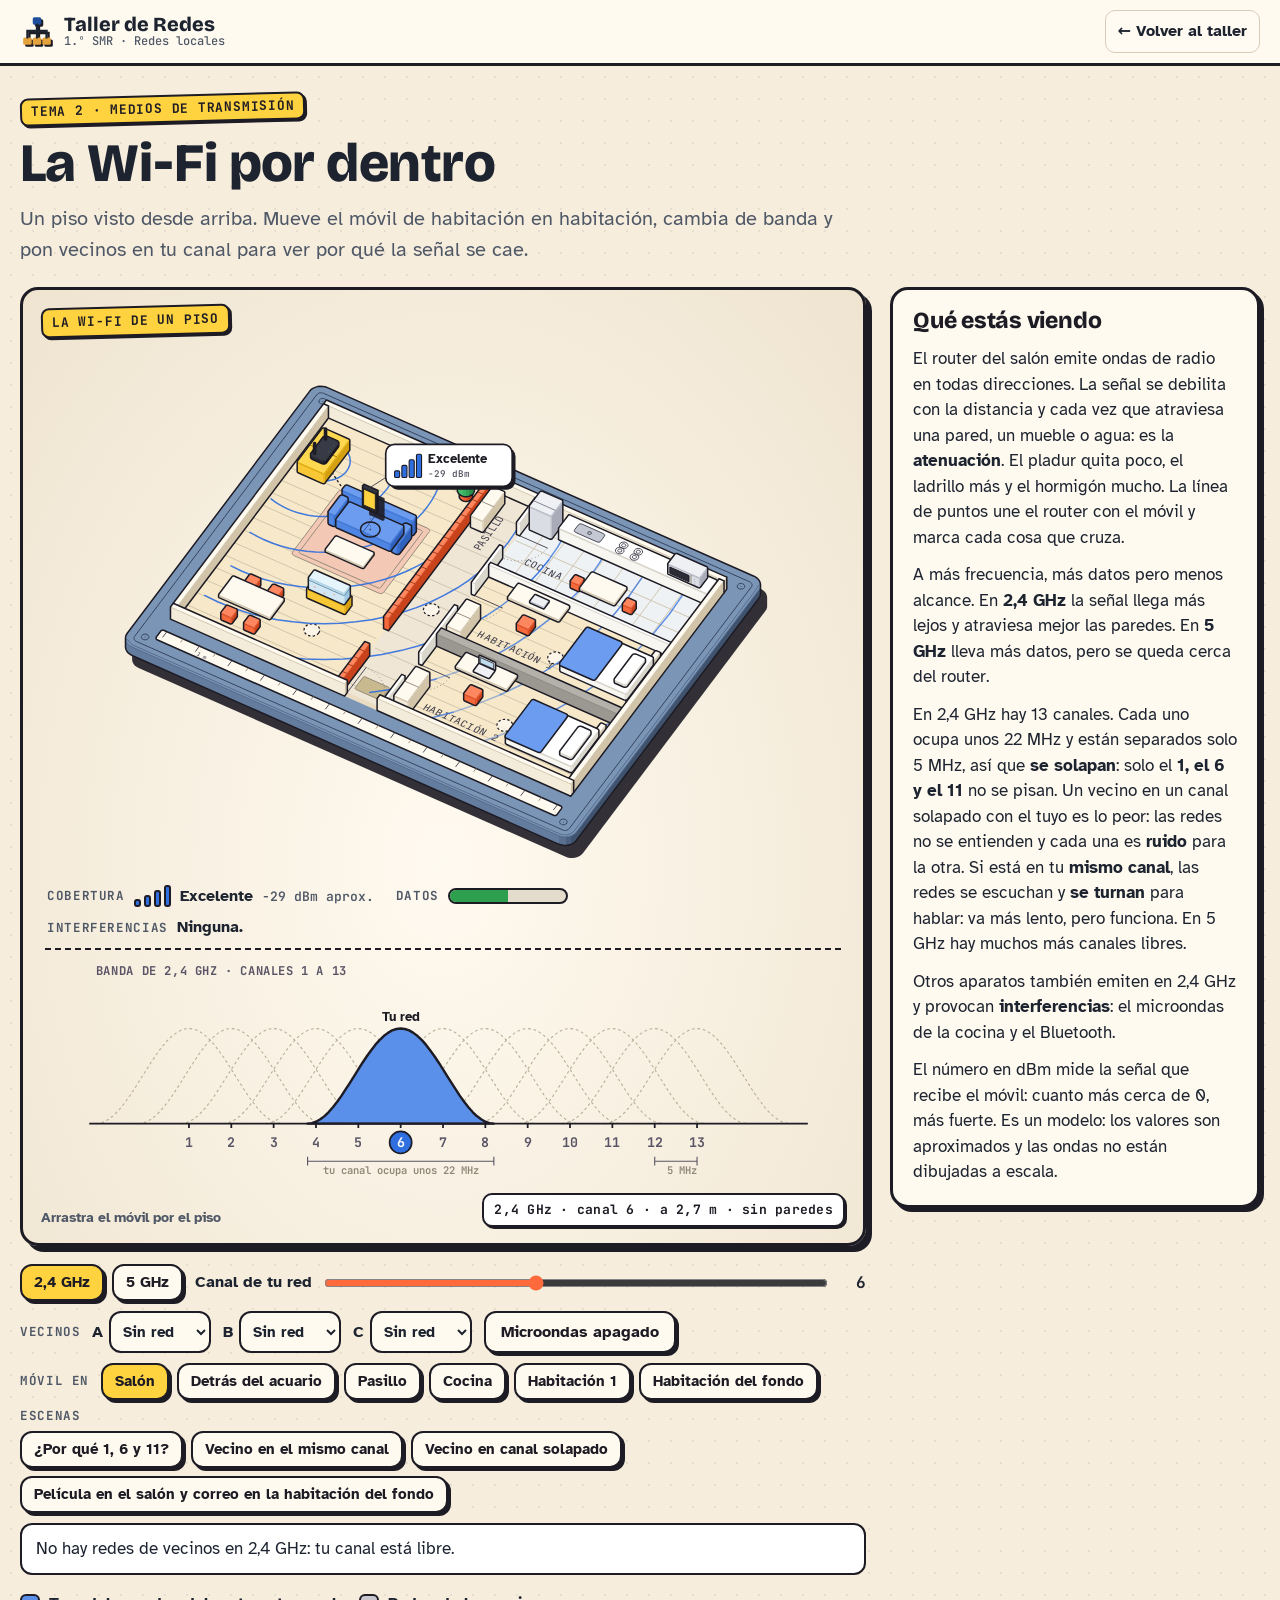
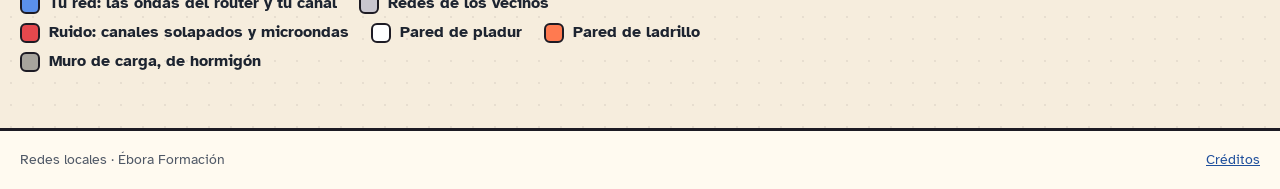
<file: figuras/wifi.html>
<!doctype html>
<html lang="es" data-theme="light">
<head>
  <meta charset="utf-8">
  <meta name="color-scheme" content="light">
  <meta name="viewport" content="width=device-width, initial-scale=1, viewport-fit=cover">
  <title>La Wi‑Fi por dentro · Taller de Redes</title>
  <meta name="theme-color" content="#f6eddd">
  <link rel="icon" href="../assets/img/icono.svg" type="image/svg+xml">
  <link rel="preconnect" href="https://fonts.googleapis.com">
  <link rel="preconnect" href="https://fonts.gstatic.com" crossorigin>
  <link rel="stylesheet" href="https://fonts.googleapis.com/css2?family=Atkinson+Hyperlegible:ital,wght@0,400;0,700;1,400&family=Bricolage+Grotesque:opsz,wght@12..96,600;12..96,800&family=JetBrains+Mono:wght@500&display=swap">
  <style>
.iso{
  --anatomy-page:#0b0b0b;--anatomy-card:#131313;--anatomy-text:#a3a3a3;--anatomy-strong:#e6e6e6;--anatomy-muted:#6e6e6e;
  --anatomy-paper:#131313;--anatomy-face:#1b1b1b;--anatomy-top:#1c1c1c;
  --anatomy-shade-0:#0f0f0f;--anatomy-shade-1:#121212;--anatomy-shade-2:#151515;--anatomy-shade-3:#181818;
  --anatomy-lit-top:#262626;--anatomy-lit-shade:#1d1d1d;
  --anatomy-hi:#d4d4d4;--anatomy-mid:#6a6a6a;--anatomy-lo:#3e3e3e;--anatomy-faint:#2a2a2a;--anatomy-lit:#ffffff;
  --anatomy-halo:#050505;--anatomy-halo-opacity:.9;--anatomy-dot:#e6e6e6;
  --anatomy-red:#ff6b6b;--anatomy-green:#6be0a0;--anatomy-blue:#6b9bff;
  --anatomy-weight:.6px;--anatomy-ease:cubic-bezier(.32,.72,0,1);
  --anatomy-mono:ui-monospace,"SF Mono",Menlo,Consolas,monospace;
  --anatomy-lift:inset 0 1px 0 0 #ffffff0a,inset 0 0 0 1px #ffffff06,0 0 0 1px #00000026,0 1px 1px -.5px #00000014,0 3px 3px -1.5px #00000014,0 6px 6px -3px #00000014,0 12px 12px -6px #00000014;
}
.iso[data-theme="light"]{
  --anatomy-page:#f2f2ef;--anatomy-card:#fbfbfa;--anatomy-text:#57575a;--anatomy-strong:#18181a;--anatomy-muted:#8c8c90;
  --anatomy-paper:#fbfbfa;--anatomy-face:#ffffff;--anatomy-top:#ffffff;
  --anatomy-shade-0:#dcdcd9;--anatomy-shade-1:#e5e5e2;--anatomy-shade-2:#ededea;--anatomy-shade-3:#f4f4f1;
  --anatomy-lit-top:#ffffff;--anatomy-lit-shade:#eeeeeb;
  --anatomy-hi:#26262a;--anatomy-mid:#8a8a8f;--anatomy-lo:#b4b4b8;--anatomy-faint:#d4d4d6;--anatomy-lit:#000000;
  --anatomy-halo:#8a8a80;--anatomy-halo-opacity:.32;--anatomy-dot:#3a3a3e;
  --anatomy-red:#e5484d;--anatomy-green:#30a46c;--anatomy-blue:#3e63dd;
  --anatomy-lift:inset 0 1px 0 0 #ffffff,0 0 0 1px #0000000f,0 1px 1px -.5px #0000000a,0 3px 3px -1.5px #0000000a,0 6px 6px -3px #0000000a,0 12px 12px -6px #0000000a;
}
.iso-svg{display:block;width:100%;height:auto;overflow:visible}
.iso-svg path,.iso-svg circle{vector-effect:non-scaling-stroke}
.iso-fill{fill:var(--anatomy-paper);stroke:none}
.iso-solid[data-lit]>.iso-fill{fill:var(--anatomy-face)}
.iso-shade,.iso-top{stroke:none}
.iso-shade[data-shade="0"]{fill:var(--anatomy-shade-0)}
.iso-shade[data-shade="1"]{fill:var(--anatomy-shade-1)}
.iso-shade[data-shade="2"]{fill:var(--anatomy-shade-2)}
.iso-shade[data-shade="3"]{fill:var(--anatomy-shade-3)}
.iso-top{fill:var(--anatomy-top)}
.iso-solid[data-lit]>.iso-top{fill:var(--anatomy-lit-top)}
.iso-solid[data-lit]>.iso-shade{fill:var(--anatomy-lit-shade)}
.iso-solid[data-seamless]>.iso-shade,.iso-solid[data-seamless]>.iso-top{stroke-width:.4;stroke-linejoin:round}
.iso-solid[data-seamless]>.iso-shade[data-shade="0"]{stroke:var(--anatomy-shade-0)}
.iso-solid[data-seamless]>.iso-shade[data-shade="1"]{stroke:var(--anatomy-shade-1)}
.iso-solid[data-seamless]>.iso-shade[data-shade="2"]{stroke:var(--anatomy-shade-2)}
.iso-solid[data-seamless]>.iso-shade[data-shade="3"]{stroke:var(--anatomy-shade-3)}
.iso-solid[data-seamless]>.iso-top{stroke:var(--anatomy-top)}
.iso-solid[data-seamless][data-lit]>.iso-top{stroke:var(--anatomy-lit-top)}
.iso-solid[data-seamless][data-lit]>.iso-shade{stroke:var(--anatomy-lit-shade)}
.iso-solid[data-lit]>.iso-edge{stroke:var(--anatomy-lit)}
.iso-halo{fill:var(--anatomy-halo);stroke:none;filter:blur(9px);opacity:var(--anatomy-halo-opacity);transform:translateY(3px)}
.iso-line{fill:none;stroke:var(--anatomy-lo);stroke-width:var(--anatomy-weight);stroke-linecap:round;stroke-linejoin:round}
.iso-line[data-tone="hi"]{stroke:var(--anatomy-hi)}
.iso-line[data-tone="mid"]{stroke:var(--anatomy-mid)}
.iso-line[data-tone="lo"]{stroke:var(--anatomy-lo)}
.iso-line[data-tone="faint"]{stroke:var(--anatomy-faint)}
.iso-line[data-tone="lit"]{stroke:var(--anatomy-lit)}
.iso-line[data-tone="red"]{stroke:var(--anatomy-red)}
.iso-line[data-tone="green"]{stroke:var(--anatomy-green)}
.iso-line[data-tone="blue"]{stroke:var(--anatomy-blue)}
.iso-line[data-dotted]{stroke-dasharray:.01 3.5;stroke-width:1}
.iso-line[data-dashed]{stroke-dasharray:3 3}
.iso-line[data-flow]{stroke-dasharray:2 6}
.iso-wire-end{fill:var(--anatomy-paper);stroke:var(--anatomy-lo);stroke-width:var(--anatomy-weight)}
.iso-wire[data-tone="hi"] .iso-wire-end{stroke:var(--anatomy-hi)}
.iso-wire[data-tone="mid"] .iso-wire-end{stroke:var(--anatomy-mid)}
.iso-wire[data-tone="faint"] .iso-wire-end{stroke:var(--anatomy-faint)}
.iso-wire[data-tone="lit"] .iso-wire-end{stroke:var(--anatomy-lit)}
.iso-dots circle{fill:var(--anatomy-dot);stroke:none;opacity:.32}
.iso-dots[data-tone="hi"] circle{opacity:.85}
.iso-dots[data-tone="mid"] circle{opacity:.45}
.iso-dots[data-tone="lo"] circle{opacity:.22}
.iso-dots[data-tone="faint"] circle{opacity:.12}
.iso-face-text{fill:var(--anatomy-mid);font-family:var(--anatomy-mono);letter-spacing:.04em}
.iso-face-text[data-tone="hi"]{fill:var(--anatomy-hi)}
.iso-face-text[data-tone="lo"]{fill:var(--anatomy-lo)}
.iso-face-text[data-tone="faint"]{fill:var(--anatomy-faint)}
.tb-body{fill:var(--anatomy-shade-2);stroke:none}
.tb-shine{fill:var(--anatomy-top);stroke:none}
.tb-shade{fill:var(--anatomy-shade-0);stroke:none}
.tb-ring{fill:none;stroke:var(--anatomy-lo);stroke-width:.45;stroke-linecap:butt;stroke-linejoin:round}
.tb-ring[data-tone="mid"]{stroke:var(--anatomy-mid)}
.tb-ring[data-tone="faint"]{stroke:var(--anatomy-faint)}
.tb-ring[data-tone="hi"]{stroke:var(--anatomy-hi)}
@keyframes iso-flow{to{stroke-dashoffset:-32}}
@keyframes iso-pulse{0%,100%{opacity:.18}12%{opacity:1}40%{opacity:.18}}
.iso-line[data-flow]{animation:iso-flow 1600ms linear infinite}
.iso-dots circle[data-pulse]{animation:iso-pulse 1600ms steps(1,end) infinite;animation-delay:var(--pulse-at,0ms)}
.iso-figure{margin:32px 0 36px}
.iso-plate{position:relative;padding:52px 24px;border-radius:0;background:var(--anatomy-card);box-shadow:0 0 0 1px var(--anatomy-mid);--anatomy-paper:var(--anatomy-card)}
.iso-plate-corners{position:absolute;inset:18px 20px;pointer-events:none}
.iso-plate-corner{position:absolute;color:var(--anatomy-muted);font-family:var(--anatomy-mono);font-size:10.5px;line-height:1;letter-spacing:.04em;white-space:nowrap}
.iso-plate-corner[data-corner="fig"]{top:0;left:0;color:var(--anatomy-text)}
.iso-plate-corner[data-corner="title"]{top:0;right:0;text-transform:uppercase;letter-spacing:.1em}
.iso-plate-corner[data-corner="hint"]{bottom:0;left:0;text-transform:uppercase;letter-spacing:.1em}
.iso-plate-corner[data-corner="readout"]{right:0;bottom:0;color:var(--anatomy-text);font-variant-numeric:tabular-nums}
.iso-plate .iso-svg{margin:0 auto}
.iso-legend{display:grid;gap:8px;margin-top:12px;color:var(--anatomy-muted);font-size:13px;line-height:1.55}
.iso-keys{display:flex;flex-wrap:wrap;gap:6px 18px}
.iso-key{display:inline-flex;align-items:center;gap:7px}
.iso-swatch{width:16px;height:10px;flex:none;overflow:visible}
.iso-swatch path{fill:none;stroke:var(--anatomy-hi);stroke-width:1;vector-effect:non-scaling-stroke;stroke-linejoin:round;stroke-linecap:round}
.iso-swatch[data-mark="raised"] path,.iso-swatch[data-mark="flat"] path{stroke:var(--anatomy-mid)}
.iso-swatch[data-mark="lit"] path{stroke:var(--anatomy-lit)}
.iso-swatch[data-mark="dim"] path{stroke:var(--anatomy-lo)}
.iso-swatch[data-mark="dotted"] path{stroke-dasharray:.01 3;stroke-width:1.4}
.iso-swatch[data-mark="dashed"] path{stroke-dasharray:3 2.5}
.iso-swatch[data-mark="red"] path{stroke:var(--anatomy-red)}
.iso-swatch[data-mark="green"] path{stroke:var(--anatomy-green)}
.iso-swatch[data-mark="blue"] path{stroke:var(--anatomy-blue)}
.iso-swatch-crease{stroke:var(--anatomy-lo)!important}
@media (max-width:560px){.iso-plate{padding:48px 12px 70px}.iso-plate-corner[data-corner="hint"]{bottom:18px}}
@media (prefers-reduced-motion:reduce){.iso-line[data-flow],.iso-dots circle[data-pulse]{animation:none}}

.iso .m-hormigon{--anatomy-paper:#a7a49d;--anatomy-top:#b4b1aa;--anatomy-shade-0:#73716b;--anatomy-shade-1:#807e77;--anatomy-shade-2:#8e8b84;--anatomy-shade-3:#9b9891;--anatomy-mid:#2d2c29;--anatomy-lo:#5f5d58;--anatomy-faint:#8a8780}
.wf-suelo{fill:#e9dcc2;stroke:none}
.wf-madera{fill:#f6e8c9;stroke:none}
.wf-baldosa{fill:#eef2f4;stroke:none}
.wf-terrazo{fill:#efe6d6;stroke:none}
.wf-alfombra{fill:#f3c9b5;stroke:none}
.wf-felpudo{fill:#c9b98f;stroke:none}
.wf-fregadero{fill:#c4c8d2;stroke:none}
.wf-sitio{fill:#fffaf0;fill-opacity:.75;stroke:#1d1b24;stroke-width:1.2px;stroke-dasharray:2.4 2.2;cursor:pointer}
.wf-sitio[data-aqui]{stroke-dasharray:none;fill-opacity:0}
.iso-line.wf-onda{stroke:#2f6fe0;stroke-width:1.5px}
.iso-line.wf-onda-micro{stroke:#e5484d;stroke-width:1.3px;stroke-dasharray:3 2.4}
.iso-line.wf-linea{stroke:#1d1b24;stroke-width:1.3px;stroke-dasharray:1.5 3.2;stroke-linecap:round}
.iso-line.wf-pie{stroke-width:1.5px}
.wf-cruce{stroke:#1d1b24;stroke-width:1.3px}
.wf-leds circle{fill:#2e9e4f}
.wf-peces circle{fill:#ff7a50}
.wf-ventana{fill:#2b2c35;stroke:#1d1b24;stroke-width:1px}
.iso-stage[data-micro] .wf-ventana{fill:#ffd23f}
.wf-portatil{fill:#bfdcee;stroke:#1d1b24;stroke-width:.8px}
.wf-pantalla{fill:#ffd23f;stroke:#1d1b24;stroke-width:.9px}
.wf-cartel-caja{fill:#fff;stroke:#1d1b24;stroke-width:1.5px}
.wf-cartel-sombra{fill:#1d1b24}
.wf-cartel-barra{fill:#e4dccb;stroke:#1d1b24;stroke-width:1px}
.wf-cartel-barra[data-on]{fill:#2f6fe0}
.wf-cartel-t{font:800 11.5px/1 var(--f-texto);fill:#1d1b24}
.wf-cartel-n{font:600 8.4px/1 var(--f-mono);fill:#5a5566}
.iso-stage{cursor:grab;touch-action:none;outline:none}
.iso-stage[data-agarrado]{cursor:grabbing}

/* Lo que mide el móvil, en grande, debajo de la maqueta */
.wf-medidor{display:grid;grid-template-columns:auto auto 1fr;gap:10px 22px;align-items:center;margin:14px 2px 4px;font:600 16px/1.3 var(--f-texto);color:var(--tinta)}
.wf-m{display:flex;align-items:center;gap:9px;min-width:0}
.wf-m-t{font:700 12.5px/1 var(--f-mono);letter-spacing:.05em;text-transform:uppercase;color:var(--tinta-2)}
.wf-barras{display:inline-flex;align-items:flex-end;gap:3px;height:22px}
.wf-barras i{width:7px;border:2px solid var(--d-tinta);border-radius:3px;background:#e4dccb}
.wf-barras i:nth-child(1){height:8px}.wf-barras i:nth-child(2){height:12px}.wf-barras i:nth-child(3){height:17px}.wf-barras i:nth-child(4){height:22px}
.wf-barras i[data-on]{background:#2f6fe0}
.wf-m b{font-weight:800}
.wf-m small{font:600 13px/1 var(--f-mono);color:var(--tinta-2);white-space:nowrap}
.wf-datos{display:inline-block;width:120px;height:16px;border:2px solid var(--d-tinta);border-radius:8px;background:#e4dccb;overflow:hidden}
.wf-datos i{display:block;height:100%;width:0;background:#2e9e4f;transition:width .25s}
.wf-m-inter{grid-column:1 / -1;align-items:baseline}
.wf-m-inter span:last-child{font-weight:600}

/* El espectro */
.wf-espectro{display:block;width:100%;height:auto;margin-top:10px;border-top:2.5px dashed var(--d-tinta);padding-top:10px}
.wf-e-titulo{font:700 11px/1 var(--f-mono);letter-spacing:.05em;text-transform:uppercase;fill:#5a5566}
.wf-e-eje{stroke:#1d1b24;stroke-width:1.6px;fill:none}
.wf-e-canal{fill:none;stroke:#b9ae98;stroke-width:1px;stroke-dasharray:2.5 2.5}
.wf-e-vecino{fill:#c9c6cf;stroke:#5a5566;stroke-width:1.5px;stroke-linejoin:round}
.wf-e-mia{fill:#5b90ea;stroke:#1d1b24;stroke-width:2.2px;stroke-linejoin:round}
.wf-e-ruido{fill:url(#wf-rayas);stroke:#e5484d;stroke-width:1.8px;stroke-linejoin:round}
.wf-e-turno{stroke:#1d1b24;stroke-width:2.2px;stroke-linejoin:round}
.wf-e-num{font:700 12px/1 var(--f-mono);fill:#5a5566;text-anchor:middle;cursor:pointer}
.wf-e-num[data-mia]{fill:#fff}
.wf-e-num-fondo{fill:transparent;cursor:pointer}
.wf-e-num-fondo[data-mia]{fill:#2f6fe0;stroke:#1d1b24;stroke-width:1.5px}
.wf-e-num[data-vecino]{fill:#1d1b24}
.wf-e-rot{font:800 11.5px/1 var(--f-texto);text-anchor:middle;fill:#1d1b24}
.wf-e-rot[data-tono="ruido"]{fill:#c2272d}
.wf-e-rot[data-tono="gris"]{fill:#5a5566}
.wf-e-mhz{font:600 9.5px/1 var(--f-mono);fill:#8d8576}
.wf-e-cota{stroke:#5a5566;stroke-width:1px;fill:none}
.wf-e-micro{fill:rgba(229,72,77,.16);stroke:#e5484d;stroke-width:1.4px;stroke-linejoin:round}
.wf-e-bloque{fill:none;stroke:#b9ae98;stroke-width:1px;stroke-dasharray:2.5 2.5}
@keyframes wf-t2{0%,49.9%{opacity:1}50%,100%{opacity:0}}
@keyframes wf-t3{0%,33.2%{opacity:1}33.3%,100%{opacity:0}}
@keyframes wf-t4{0%,24.9%{opacity:1}25%,100%{opacity:0}}
@media (prefers-reduced-motion: reduce){.wf-e-turno{animation:none!important}}

/* Controles */
.wf-controles{row-gap:14px}
.wf-controles .wf-fila{display:flex;flex-wrap:wrap;gap:8px 12px;align-items:center;flex:1 1 100%}
.wf-controles .wf-t{font:700 12.5px/1 var(--f-mono);letter-spacing:.05em;text-transform:uppercase;color:var(--tinta-2);flex:none}
.wf-controles .wf-canal{flex:1 1 230px}
.wf-controles .wf-canal output{min-width:1.6em}
.wf-controles .wf-vecino{flex:none;gap:6px}
.wf-controles select{font:700 15px/1.2 var(--f-texto);padding:9px 8px;border:2.5px solid var(--d-tinta);border-radius:12px;background:var(--d-papel);color:var(--tinta)}
.wf-controles select:focus-visible{outline:3px solid var(--ambar);outline-offset:2px}
.wf-controles [data-off]{opacity:.45}
.wf-controles .fig-grupo button{padding:9px 12px;font-size:15px}
.wf-nota{flex:1 1 100%;margin:0;padding:12px 14px;border:2.5px solid var(--d-tinta);border-radius:12px;background:#fff;font:500 16.5px/1.45 var(--f-texto);color:var(--tinta);min-height:3.2em}
@media (max-width: 640px){.wf-medidor{grid-template-columns:1fr}.wf-datos{width:100px}.fig .iso-figure .iso-plate{padding-bottom:110px}}
</style>
  <link rel="stylesheet" href="../assets/css/app.css">
  <link rel="stylesheet" href="../assets/css/dibujo.css">
  <link rel="stylesheet" href="../assets/css/figura.css">
</head>
<body>
  <a class="saltar" href="#contenido">Saltar al contenido</a>
  <header class="cabecera">
    <a class="marca" href="../index.html#/">
      <svg viewBox="0 0 32 32" aria-hidden="true"><rect x="12" y="3" width="8" height="7" rx="1.5" fill="var(--azul)"/><rect x="3" y="22" width="8" height="7" rx="1.5" fill="var(--ambar)"/><rect x="12" y="22" width="8" height="7" rx="1.5" fill="var(--ambar)"/><rect x="21" y="22" width="8" height="7" rx="1.5" fill="var(--ambar)"/><path d="M16 10v6M7 22v-6h18v6M16 16v6" stroke="var(--tinta)" stroke-width="2.2" fill="none" stroke-linecap="round"/></svg>
      <span><b>Taller de Redes</b><small>1.º SMR · Redes locales</small></span>
    </a>
    <a class="btn-lateral btn-volver" href="../index.html#/">← Volver al taller</a>
  </header>
  <main id="contenido" tabindex="-1">
    <div class="fig iso" data-theme="light">
      <div class="fig-cab">
        <span class="etiqueta">Tema 2 · Medios de transmisión</span>
        <h1>La Wi‑Fi por dentro</h1>
        <p class="lead">Un piso visto desde arriba. Mueve el móvil de habitación en habitación, cambia de banda y pon vecinos en tu canal para ver por qué la señal se cae.</p>
      </div>
      <figure class="iso-figure"><div class="iso-plate"><div class="iso-plate-corners" aria-hidden="true"><span class="iso-plate-corner" data-corner="fig">Fig 1</span><span class="iso-plate-corner" data-corner="title">La Wi‑Fi de un piso</span><span class="iso-plate-corner" data-corner="hint">Arrastra el móvil por el piso</span><span class="iso-plate-corner" data-corner="readout" data-readout></span></div><div class="iso-stage" tabindex="0" role="group" aria-label="Piso con Wi‑Fi: arrastra el móvil o usa las flechas para moverlo; las teclas del 1 al 6 lo llevan a cada sitio y la B cambia de banda"><svg xmlns="http://www.w3.org/2000/svg" class="iso-svg" viewBox="0 0 720 470" role="img" aria-label="Maqueta de un piso visto desde arriba, con las paredes cortadas a media altura: salón con el router, pasillo, cocina con un microondas y dos habitaciones. Las ondas salen del router y se apagan al cruzar cada pared. Un móvil marca cuánta señal llega al punto donde está."><g class="m-pizarra"><path class="iso-halo" d="M72.8 263.9L72.9 262.1L73.4 260.4L74.4 258.7L239.3 40L240.6 38.5L242.3 37.3L244.3 36.3L246.5 35.7L248.8 35.4L251.1 35.5L253.4 35.9L255.5 36.6L641.3 207.2L643.2 208.3L644.8 209.6L646 211.1L646.8 212.7L647.2 214.5L647.2 222.2L647.1 223.9L646.6 225.7L645.6 227.3L480.7 446.1L479.4 447.6L477.7 448.8L475.7 449.7L473.5 450.4L471.2 450.6L468.9 450.6L466.6 450.2L464.5 449.4L78.7 278.8L76.8 277.8L75.2 276.5L74 275L73.2 273.3L72.8 271.5Z"/><g class="m-grafito"><g class="iso-solid"><path class="iso-fill" d="M246.7 73.1L247.1 71.3L248.1 69.5L249.6 68L251.5 66.8L253.6 65.9L256 65.4L258.5 65.3L260.9 65.7L263.2 66.4L265.2 67.6L266.8 69L268 70.7L268.6 72.5L268.7 74.4L268.7 75.9L268.2 77.8L267.2 79.5L265.8 81L263.9 82.3L261.7 83.2L259.3 83.7L256.9 83.7L254.4 83.4L252.2 82.6L250.2 81.5L248.5 80.1L247.4 78.4L246.8 76.5L246.7 74.7Z"/><path class="iso-shade" data-shade="0" d="M267.2 79.5L265.8 81L265.8 79.5L267.2 78ZM265.8 81L263.9 82.3L263.9 80.8L265.8 79.5ZM268.7 75.9L268.2 77.8L268.2 76.3L268.7 74.4ZM268.2 77.8L267.2 79.5L267.2 78L268.2 76.3Z"/><path class="iso-shade" data-shade="1" d="M263.9 82.3L261.7 83.2L261.7 81.6L263.9 80.8ZM261.7 83.2L259.3 83.7L259.3 82.1L261.7 81.6ZM259.3 83.7L256.9 83.7L256.9 82.2L259.3 82.1Z"/><path class="iso-shade" data-shade="2" d="M256.9 83.7L254.4 83.4L254.4 81.8L256.9 82.2ZM254.4 83.4L252.2 82.6L252.2 81.1L254.4 81.8Z"/><path class="iso-shade" data-shade="3" d="M252.2 82.6L250.2 81.5L250.2 80L252.2 81.1ZM250.2 81.5L248.5 80.1L248.5 78.5L250.2 80ZM248.5 80.1L247.4 78.4L247.4 76.8L248.5 78.5ZM247.4 78.4L246.8 76.5L246.8 75L247.4 76.8ZM246.8 76.5L246.7 74.7L246.7 73.1L246.8 75Z"/><path class="iso-top" d="M267.2 78L265.8 79.5L263.9 80.8L261.7 81.6L259.3 82.1L256.9 82.2L254.4 81.8L252.2 81.1L250.2 80L248.5 78.5L247.4 76.8L246.8 75L246.7 73.1L247.1 71.3L248.1 69.5L249.6 68L251.5 66.8L253.6 65.9L256 65.4L258.5 65.3L260.9 65.7L263.2 66.4L265.2 67.6L266.8 69L268 70.7L268.6 72.5L268.7 74.4L268.2 76.3Z"/><path class="iso-line iso-crease" data-tone="faint" d="M268.7 74.4L268.2 76.3L267.2 78L265.8 79.5L263.9 80.8L261.7 81.6L259.3 82.1L256.9 82.2L254.4 81.8L252.2 81.1L250.2 80L248.5 78.5L247.4 76.8L246.8 75L246.7 73.1"/><path class="iso-line iso-edge" data-tone="hi" d="M246.7 73.1L247.1 71.3L248.1 69.5L249.6 68L251.5 66.8L253.6 65.9L256 65.4L258.5 65.3L260.9 65.7L263.2 66.4L265.2 67.6L266.8 69L268 70.7L268.6 72.5L268.7 74.4M268.7 75.9L268.2 77.8L267.2 79.5L265.8 81L263.9 82.3L261.7 83.2L259.3 83.7L256.9 83.7L254.4 83.4L252.2 82.6L250.2 81.5L248.5 80.1L247.4 78.4L246.8 76.5L246.7 74.7M246.7 73.1L246.7 74.7M268.7 74.4L268.7 75.9"/></g><g class="iso-solid"><path class="iso-fill" d="M249.2 70.4L249.6 69L250.3 67.7L251.4 66.5L252.9 65.5L254.6 64.9L256.4 64.5L258.3 64.4L260.2 64.7L261.9 65.3L263.5 66.1L264.7 67.2L265.6 68.5L266.1 69.9L266.2 71.4L266.2 74.2L265.8 75.7L265 77L263.9 78.2L262.5 79.1L260.8 79.8L258.9 80.2L257 80.3L255.2 80L253.4 79.4L251.9 78.5L250.7 77.4L249.8 76.1L249.3 74.7L249.2 73.3Z"/><path class="iso-shade" data-shade="0" d="M265 77L263.9 78.2L263.9 75.3L265 74.2ZM263.9 78.2L262.5 79.1L262.5 76.3L263.9 75.3ZM266.2 74.2L265.8 75.7L265.8 72.8L266.2 71.4ZM265.8 75.7L265 77L265 74.2L265.8 72.8Z"/><path class="iso-shade" data-shade="1" d="M262.5 79.1L260.8 79.8L260.8 77L262.5 76.3ZM260.8 79.8L258.9 80.2L258.9 77.4L260.8 77ZM258.9 80.2L257 80.3L257 77.4L258.9 77.4Z"/><path class="iso-shade" data-shade="2" d="M257 80.3L255.2 80L255.2 77.1L257 77.4ZM255.2 80L253.4 79.4L253.4 76.6L255.2 77.1Z"/><path class="iso-shade" data-shade="3" d="M253.4 79.4L251.9 78.5L251.9 75.7L253.4 76.6ZM251.9 78.5L250.7 77.4L250.7 74.6L251.9 75.7ZM250.7 77.4L249.8 76.1L249.8 73.3L250.7 74.6ZM249.8 76.1L249.3 74.7L249.3 71.9L249.8 73.3ZM249.3 74.7L249.2 73.3L249.2 70.4L249.3 71.9Z"/><path class="iso-top" d="M265 74.2L263.9 75.3L262.5 76.3L260.8 77L258.9 77.4L257 77.4L255.2 77.1L253.4 76.6L251.9 75.7L250.7 74.6L249.8 73.3L249.3 71.9L249.2 70.4L249.6 69L250.3 67.7L251.4 66.5L252.9 65.5L254.6 64.9L256.4 64.5L258.3 64.4L260.2 64.7L261.9 65.3L263.5 66.1L264.7 67.2L265.6 68.5L266.1 69.9L266.2 71.4L265.8 72.8Z"/><path class="iso-line iso-crease" data-tone="faint" d="M266.2 71.4L265.8 72.8L265 74.2L263.9 75.3L262.5 76.3L260.8 77L258.9 77.4L257 77.4L255.2 77.1L253.4 76.6L251.9 75.7L250.7 74.6L249.8 73.3L249.3 71.9L249.2 70.4"/><path class="iso-line iso-edge" data-tone="hi" d="M249.2 70.4L249.6 69L250.3 67.7L251.4 66.5L252.9 65.5L254.6 64.9L256.4 64.5L258.3 64.4L260.2 64.7L261.9 65.3L263.5 66.1L264.7 67.2L265.6 68.5L266.1 69.9L266.2 71.4M266.2 74.2L265.8 75.7L265 77L263.9 78.2L262.5 79.1L260.8 79.8L258.9 80.2L257 80.3L255.2 80L253.4 79.4L251.9 78.5L250.7 77.4L249.8 76.1L249.3 74.7L249.2 73.3M249.2 70.4L249.2 73.3M266.2 71.4L266.2 74.2"/></g></g><g class="m-grafito"><g class="iso-solid"><path class="iso-fill" d="M594.1 226.8L594.6 224.9L595.6 223.2L597 221.7L598.9 220.4L601.1 219.5L603.5 219.1L605.9 219L608.4 219.3L610.6 220.1L612.6 221.2L614.3 222.7L615.4 224.3L616 226.2L616.1 228.1L616.1 229.6L615.7 231.4L614.7 233.2L613.2 234.7L611.3 235.9L609.2 236.8L606.8 237.3L604.3 237.4L601.9 237L599.6 236.3L597.6 235.2L596 233.7L594.8 232L594.2 230.2L594.1 228.3Z"/><path class="iso-shade" data-shade="0" d="M614.7 233.2L613.2 234.7L613.2 233.2L614.7 231.7ZM613.2 234.7L611.3 235.9L611.3 234.4L613.2 233.2ZM616.1 229.6L615.7 231.4L615.7 229.9L616.1 228.1ZM615.7 231.4L614.7 233.2L614.7 231.7L615.7 229.9Z"/><path class="iso-shade" data-shade="1" d="M611.3 235.9L609.2 236.8L609.2 235.3L611.3 234.4ZM609.2 236.8L606.8 237.3L606.8 235.8L609.2 235.3ZM606.8 237.3L604.3 237.4L604.3 235.9L606.8 235.8Z"/><path class="iso-shade" data-shade="2" d="M604.3 237.4L601.9 237L601.9 235.5L604.3 235.9ZM601.9 237L599.6 236.3L599.6 234.8L601.9 235.5Z"/><path class="iso-shade" data-shade="3" d="M599.6 236.3L597.6 235.2L597.6 233.6L599.6 234.8ZM597.6 235.2L596 233.7L596 232.2L597.6 233.6ZM596 233.7L594.8 232L594.8 230.5L596 232.2ZM594.8 232L594.2 230.2L594.2 228.7L594.8 230.5ZM594.2 230.2L594.1 228.3L594.1 226.8L594.2 228.7Z"/><path class="iso-top" d="M614.7 231.7L613.2 233.2L611.3 234.4L609.2 235.3L606.8 235.8L604.3 235.9L601.9 235.5L599.6 234.8L597.6 233.6L596 232.2L594.8 230.5L594.2 228.7L594.1 226.8L594.6 224.9L595.6 223.2L597 221.7L598.9 220.4L601.1 219.5L603.5 219.1L605.9 219L608.4 219.3L610.6 220.1L612.6 221.2L614.3 222.7L615.4 224.3L616 226.2L616.1 228.1L615.7 229.9Z"/><path class="iso-line iso-crease" data-tone="faint" d="M616.1 228.1L615.7 229.9L614.7 231.7L613.2 233.2L611.3 234.4L609.2 235.3L606.8 235.8L604.3 235.9L601.9 235.5L599.6 234.8L597.6 233.6L596 232.2L594.8 230.5L594.2 228.7L594.1 226.8"/><path class="iso-line iso-edge" data-tone="hi" d="M594.1 226.8L594.6 224.9L595.6 223.2L597 221.7L598.9 220.4L601.1 219.5L603.5 219.1L605.9 219L608.4 219.3L610.6 220.1L612.6 221.2L614.3 222.7L615.4 224.3L616 226.2L616.1 228.1M616.1 229.6L615.7 231.4L614.7 233.2L613.2 234.7L611.3 235.9L609.2 236.8L606.8 237.3L604.3 237.4L601.9 237L599.6 236.3L597.6 235.2L596 233.7L594.8 232L594.2 230.2L594.1 228.3M594.1 226.8L594.1 228.3M616.1 228.1L616.1 229.6"/></g><g class="iso-solid"><path class="iso-fill" d="M596.6 224.1L597 222.7L597.8 221.3L598.9 220.2L600.3 219.2L602 218.5L603.9 218.1L605.8 218.1L607.6 218.4L609.4 218.9L610.9 219.8L612.1 220.9L613 222.2L613.5 223.6L613.6 225.1L613.6 227.9L613.2 229.3L612.5 230.7L611.4 231.9L609.9 232.8L608.2 233.5L606.4 233.9L604.5 233.9L602.6 233.6L600.9 233.1L599.3 232.2L598.1 231.1L597.2 229.8L596.7 228.4L596.6 226.9Z"/><path class="iso-shade" data-shade="0" d="M612.5 230.7L611.4 231.9L611.4 229L612.5 227.8ZM611.4 231.9L609.9 232.8L609.9 230L611.4 229ZM613.6 227.9L613.2 229.3L613.2 226.5L613.6 225.1ZM613.2 229.3L612.5 230.7L612.5 227.8L613.2 226.5Z"/><path class="iso-shade" data-shade="1" d="M609.9 232.8L608.2 233.5L608.2 230.6L609.9 230ZM608.2 233.5L606.4 233.9L606.4 231L608.2 230.6ZM606.4 233.9L604.5 233.9L604.5 231.1L606.4 231Z"/><path class="iso-shade" data-shade="2" d="M604.5 233.9L602.6 233.6L602.6 230.8L604.5 231.1ZM602.6 233.6L600.9 233.1L600.9 230.2L602.6 230.8Z"/><path class="iso-shade" data-shade="3" d="M600.9 233.1L599.3 232.2L599.3 229.4L600.9 230.2ZM599.3 232.2L598.1 231.1L598.1 228.3L599.3 229.4ZM598.1 231.1L597.2 229.8L597.2 227L598.1 228.3ZM597.2 229.8L596.7 228.4L596.7 225.6L597.2 227ZM596.7 228.4L596.6 226.9L596.6 224.1L596.7 225.6Z"/><path class="iso-top" d="M612.5 227.8L611.4 229L609.9 230L608.2 230.6L606.4 231L604.5 231.1L602.6 230.8L600.9 230.2L599.3 229.4L598.1 228.3L597.2 227L596.7 225.6L596.6 224.1L597 222.7L597.8 221.3L598.9 220.2L600.3 219.2L602 218.5L603.9 218.1L605.8 218.1L607.6 218.4L609.4 218.9L610.9 219.8L612.1 220.9L613 222.2L613.5 223.6L613.6 225.1L613.2 226.5Z"/><path class="iso-line iso-crease" data-tone="faint" d="M613.6 225.1L613.2 226.5L612.5 227.8L611.4 229L609.9 230L608.2 230.6L606.4 231L604.5 231.1L602.6 230.8L600.9 230.2L599.3 229.4L598.1 228.3L597.2 227L596.7 225.6L596.6 224.1"/><path class="iso-line iso-edge" data-tone="hi" d="M596.6 224.1L597 222.7L597.8 221.3L598.9 220.2L600.3 219.2L602 218.5L603.9 218.1L605.8 218.1L607.6 218.4L609.4 218.9L610.9 219.8L612.1 220.9L613 222.2L613.5 223.6L613.6 225.1M613.6 227.9L613.2 229.3L612.5 230.7L611.4 231.9L609.9 232.8L608.2 233.5L606.4 233.9L604.5 233.9L602.6 233.6L600.9 233.1L599.3 232.2L598.1 231.1L597.2 229.8L596.7 228.4L596.6 226.9M596.6 224.1L596.6 226.9M613.6 225.1L613.6 227.9"/></g></g><g class="m-grafito"><g class="iso-solid"><path class="iso-fill" d="M103.9 262.6L104.3 260.7L105.3 259L106.8 257.5L108.7 256.2L110.8 255.3L113.2 254.9L115.7 254.8L118.1 255.1L120.4 255.9L122.4 257L124 258.5L125.2 260.1L125.8 262L125.9 263.9L125.9 265.4L125.4 267.3L124.4 269L123 270.5L121.1 271.7L118.9 272.6L116.5 273.1L114.1 273.2L111.6 272.8L109.4 272.1L107.4 271L105.7 269.5L104.6 267.8L104 266L103.9 264.1Z"/><path class="iso-shade" data-shade="0" d="M124.4 269L123 270.5L123 269L124.4 267.5ZM123 270.5L121.1 271.7L121.1 270.2L123 269ZM125.9 265.4L125.4 267.3L125.4 265.7L125.9 263.9ZM125.4 267.3L124.4 269L124.4 267.5L125.4 265.7Z"/><path class="iso-shade" data-shade="1" d="M121.1 271.7L118.9 272.6L118.9 271.1L121.1 270.2ZM118.9 272.6L116.5 273.1L116.5 271.6L118.9 271.1ZM116.5 273.1L114.1 273.2L114.1 271.7L116.5 271.6Z"/><path class="iso-shade" data-shade="2" d="M114.1 273.2L111.6 272.8L111.6 271.3L114.1 271.7ZM111.6 272.8L109.4 272.1L109.4 270.6L111.6 271.3Z"/><path class="iso-shade" data-shade="3" d="M109.4 272.1L107.4 271L107.4 269.4L109.4 270.6ZM107.4 271L105.7 269.5L105.7 268L107.4 269.4ZM105.7 269.5L104.6 267.8L104.6 266.3L105.7 268ZM104.6 267.8L104 266L104 264.5L104.6 266.3ZM104 266L103.9 264.1L103.9 262.6L104 264.5Z"/><path class="iso-top" d="M124.4 267.5L123 269L121.1 270.2L118.9 271.1L116.5 271.6L114.1 271.7L111.6 271.3L109.4 270.6L107.4 269.4L105.7 268L104.6 266.3L104 264.5L103.9 262.6L104.3 260.7L105.3 259L106.8 257.5L108.7 256.2L110.8 255.3L113.2 254.9L115.7 254.8L118.1 255.1L120.4 255.9L122.4 257L124 258.5L125.2 260.1L125.8 262L125.9 263.9L125.4 265.7Z"/><path class="iso-line iso-crease" data-tone="faint" d="M125.9 263.9L125.4 265.7L124.4 267.5L123 269L121.1 270.2L118.9 271.1L116.5 271.6L114.1 271.7L111.6 271.3L109.4 270.6L107.4 269.4L105.7 268L104.6 266.3L104 264.5L103.9 262.6"/><path class="iso-line iso-edge" data-tone="hi" d="M103.9 262.6L104.3 260.7L105.3 259L106.8 257.5L108.7 256.2L110.8 255.3L113.2 254.9L115.7 254.8L118.1 255.1L120.4 255.9L122.4 257L124 258.5L125.2 260.1L125.8 262L125.9 263.9M125.9 265.4L125.4 267.3L124.4 269L123 270.5L121.1 271.7L118.9 272.6L116.5 273.1L114.1 273.2L111.6 272.8L109.4 272.1L107.4 271L105.7 269.5L104.6 267.8L104 266L103.9 264.1M103.9 262.6L103.9 264.1M125.9 263.9L125.9 265.4"/></g><g class="iso-solid"><path class="iso-fill" d="M106.4 259.9L106.8 258.5L107.5 257.1L108.6 256L110.1 255L111.8 254.3L113.6 253.9L115.5 253.9L117.4 254.2L119.1 254.7L120.7 255.6L121.9 256.7L122.8 258L123.3 259.4L123.4 260.9L123.4 263.7L123 265.1L122.2 266.5L121.1 267.7L119.7 268.6L118 269.3L116.1 269.7L114.2 269.7L112.4 269.4L110.6 268.9L109.1 268L107.9 266.9L107 265.6L106.5 264.2L106.4 262.7Z"/><path class="iso-shade" data-shade="0" d="M122.2 266.5L121.1 267.7L121.1 264.8L122.2 263.6ZM121.1 267.7L119.7 268.6L119.7 265.8L121.1 264.8ZM123.4 263.7L123 265.1L123 262.3L123.4 260.9ZM123 265.1L122.2 266.5L122.2 263.6L123 262.3Z"/><path class="iso-shade" data-shade="1" d="M119.7 268.6L118 269.3L118 266.4L119.7 265.8ZM118 269.3L116.1 269.7L116.1 266.8L118 266.4ZM116.1 269.7L114.2 269.7L114.2 266.9L116.1 266.8Z"/><path class="iso-shade" data-shade="2" d="M114.2 269.7L112.4 269.4L112.4 266.6L114.2 266.9ZM112.4 269.4L110.6 268.9L110.6 266L112.4 266.6Z"/><path class="iso-shade" data-shade="3" d="M110.6 268.9L109.1 268L109.1 265.2L110.6 266ZM109.1 268L107.9 266.9L107.9 264.1L109.1 265.2ZM107.9 266.9L107 265.6L107 262.8L107.9 264.1ZM107 265.6L106.5 264.2L106.5 261.4L107 262.8ZM106.5 264.2L106.4 262.7L106.4 259.9L106.5 261.4Z"/><path class="iso-top" d="M122.2 263.6L121.1 264.8L119.7 265.8L118 266.4L116.1 266.8L114.2 266.9L112.4 266.6L110.6 266L109.1 265.2L107.9 264.1L107 262.8L106.5 261.4L106.4 259.9L106.8 258.5L107.5 257.1L108.6 256L110.1 255L111.8 254.3L113.6 253.9L115.5 253.9L117.4 254.2L119.1 254.7L120.7 255.6L121.9 256.7L122.8 258L123.3 259.4L123.4 260.9L123 262.3Z"/><path class="iso-line iso-crease" data-tone="faint" d="M123.4 260.9L123 262.3L122.2 263.6L121.1 264.8L119.7 265.8L118 266.4L116.1 266.8L114.2 266.9L112.4 266.6L110.6 266L109.1 265.2L107.9 264.1L107 262.8L106.5 261.4L106.4 259.9"/><path class="iso-line iso-edge" data-tone="hi" d="M106.4 259.9L106.8 258.5L107.5 257.1L108.6 256L110.1 255L111.8 254.3L113.6 253.9L115.5 253.9L117.4 254.2L119.1 254.7L120.7 255.6L121.9 256.7L122.8 258L123.3 259.4L123.4 260.9M123.4 263.7L123 265.1L122.2 266.5L121.1 267.7L119.7 268.6L118 269.3L116.1 269.7L114.2 269.7L112.4 269.4L110.6 268.9L109.1 268L107.9 266.9L107 265.6L106.5 264.2L106.4 262.7M106.4 259.9L106.4 262.7M123.4 260.9L123.4 263.7"/></g></g><g class="m-grafito"><g class="iso-solid"><path class="iso-fill" d="M451.3 416.3L451.8 414.4L452.8 412.7L454.2 411.1L456.1 409.9L458.3 409L460.7 408.5L463.1 408.5L465.6 408.8L467.8 409.6L469.8 410.7L471.5 412.1L472.6 413.8L473.2 415.6L473.3 417.5L473.3 419.1L472.9 420.9L471.9 422.7L470.4 424.2L468.5 425.4L466.4 426.3L464 426.8L461.5 426.9L459.1 426.5L456.8 425.8L454.8 424.6L453.2 423.2L452 421.5L451.4 419.7L451.3 417.8Z"/><path class="iso-shade" data-shade="0" d="M471.9 422.7L470.4 424.2L470.4 422.6L471.9 421.1ZM470.4 424.2L468.5 425.4L468.5 423.9L470.4 422.6ZM473.3 419.1L472.9 420.9L472.9 419.4L473.3 417.5ZM472.9 420.9L471.9 422.7L471.9 421.1L472.9 419.4Z"/><path class="iso-shade" data-shade="1" d="M468.5 425.4L466.4 426.3L466.4 424.8L468.5 423.9ZM466.4 426.3L464 426.8L464 425.3L466.4 424.8ZM464 426.8L461.5 426.9L461.5 425.3L464 425.3Z"/><path class="iso-shade" data-shade="2" d="M461.5 426.9L459.1 426.5L459.1 425L461.5 425.3ZM459.1 426.5L456.8 425.8L456.8 424.2L459.1 425Z"/><path class="iso-shade" data-shade="3" d="M456.8 425.8L454.8 424.6L454.8 423.1L456.8 424.2ZM454.8 424.6L453.2 423.2L453.2 421.7L454.8 423.1ZM453.2 423.2L452 421.5L452 420L453.2 421.7ZM452 421.5L451.4 419.7L451.4 418.2L452 420ZM451.4 419.7L451.3 417.8L451.3 416.3L451.4 418.2Z"/><path class="iso-top" d="M471.9 421.1L470.4 422.6L468.5 423.9L466.4 424.8L464 425.3L461.5 425.3L459.1 425L456.8 424.2L454.8 423.1L453.2 421.7L452 420L451.4 418.2L451.3 416.3L451.8 414.4L452.8 412.7L454.2 411.1L456.1 409.9L458.3 409L460.7 408.5L463.1 408.5L465.6 408.8L467.8 409.6L469.8 410.7L471.5 412.1L472.6 413.8L473.2 415.6L473.3 417.5L472.9 419.4Z"/><path class="iso-line iso-crease" data-tone="faint" d="M473.3 417.5L472.9 419.4L471.9 421.1L470.4 422.6L468.5 423.9L466.4 424.8L464 425.3L461.5 425.3L459.1 425L456.8 424.2L454.8 423.1L453.2 421.7L452 420L451.4 418.2L451.3 416.3"/><path class="iso-line iso-edge" data-tone="hi" d="M451.3 416.3L451.8 414.4L452.8 412.7L454.2 411.1L456.1 409.9L458.3 409L460.7 408.5L463.1 408.5L465.6 408.8L467.8 409.6L469.8 410.7L471.5 412.1L472.6 413.8L473.2 415.6L473.3 417.5M473.3 419.1L472.9 420.9L471.9 422.7L470.4 424.2L468.5 425.4L466.4 426.3L464 426.8L461.5 426.9L459.1 426.5L456.8 425.8L454.8 424.6L453.2 423.2L452 421.5L451.4 419.7L451.3 417.8M451.3 416.3L451.3 417.8M473.3 417.5L473.3 419.1"/></g><g class="iso-solid"><path class="iso-fill" d="M453.8 413.6L454.2 412.1L455 410.8L456.1 409.6L457.5 408.7L459.2 408L461.1 407.6L463 407.6L464.8 407.8L466.6 408.4L468.1 409.3L469.3 410.4L470.2 411.7L470.7 413.1L470.8 414.5L470.8 417.4L470.4 418.8L469.7 420.1L468.6 421.3L467.1 422.3L465.4 423L463.6 423.3L461.7 423.4L459.8 423.1L458.1 422.5L456.5 421.7L455.3 420.6L454.4 419.3L453.9 417.9L453.8 416.4Z"/><path class="iso-shade" data-shade="0" d="M469.7 420.1L468.6 421.3L468.6 418.5L469.7 417.3ZM468.6 421.3L467.1 422.3L467.1 419.4L468.6 418.5ZM470.8 417.4L470.4 418.8L470.4 416L470.8 414.5ZM470.4 418.8L469.7 420.1L469.7 417.3L470.4 416Z"/><path class="iso-shade" data-shade="1" d="M467.1 422.3L465.4 423L465.4 420.1L467.1 419.4ZM465.4 423L463.6 423.3L463.6 420.5L465.4 420.1ZM463.6 423.3L461.7 423.4L461.7 420.5L463.6 420.5Z"/><path class="iso-shade" data-shade="2" d="M461.7 423.4L459.8 423.1L459.8 420.3L461.7 420.5ZM459.8 423.1L458.1 422.5L458.1 419.7L459.8 420.3Z"/><path class="iso-shade" data-shade="3" d="M458.1 422.5L456.5 421.7L456.5 418.8L458.1 419.7ZM456.5 421.7L455.3 420.6L455.3 417.7L456.5 418.8ZM455.3 420.6L454.4 419.3L454.4 416.4L455.3 417.7ZM454.4 419.3L453.9 417.9L453.9 415L454.4 416.4ZM453.9 417.9L453.8 416.4L453.8 413.6L453.9 415Z"/><path class="iso-top" d="M469.7 417.3L468.6 418.5L467.1 419.4L465.4 420.1L463.6 420.5L461.7 420.5L459.8 420.3L458.1 419.7L456.5 418.8L455.3 417.7L454.4 416.4L453.9 415L453.8 413.6L454.2 412.1L455 410.8L456.1 409.6L457.5 408.7L459.2 408L461.1 407.6L463 407.6L464.8 407.8L466.6 408.4L468.1 409.3L469.3 410.4L470.2 411.7L470.7 413.1L470.8 414.5L470.4 416Z"/><path class="iso-line iso-crease" data-tone="faint" d="M470.8 414.5L470.4 416L469.7 417.3L468.6 418.5L467.1 419.4L465.4 420.1L463.6 420.5L461.7 420.5L459.8 420.3L458.1 419.7L456.5 418.8L455.3 417.7L454.4 416.4L453.9 415L453.8 413.6"/><path class="iso-line iso-edge" data-tone="hi" d="M453.8 413.6L454.2 412.1L455 410.8L456.1 409.6L457.5 408.7L459.2 408L461.1 407.6L463 407.6L464.8 407.8L466.6 408.4L468.1 409.3L469.3 410.4L470.2 411.7L470.7 413.1L470.8 414.5M470.8 417.4L470.4 418.8L469.7 420.1L468.6 421.3L467.1 422.3L465.4 423L463.6 423.3L461.7 423.4L459.8 423.1L458.1 422.5L456.5 421.7L455.3 420.6L454.4 419.3L453.9 417.9L453.8 416.4M453.8 413.6L453.8 416.4M470.8 414.5L470.8 417.4"/></g></g><g class="iso-solid"><path class="iso-fill" d="M72.8 259.5L72.9 257.7L73.4 256L74.4 254.4L239.3 35.6L240.6 34.1L242.3 32.9L244.3 32L246.5 31.3L248.8 31L251.1 31.1L253.4 31.5L255.5 32.2L641.3 202.8L643.2 203.9L644.8 205.2L646 206.7L646.8 208.4L647.2 210.1L647.2 217.8L647.1 219.6L646.6 221.3L645.6 222.9L480.7 441.7L479.4 443.2L477.7 444.4L475.7 445.4L473.5 446L471.2 446.3L468.9 446.2L466.6 445.8L464.5 445.1L78.7 274.5L76.8 273.4L75.2 272.1L74 270.6L73.2 268.9L72.8 267.2Z"/><path class="iso-shade" data-shade="0" d="M647.2 217.8L647.1 219.6L647.1 211.9L647.2 210.1ZM647.1 219.6L646.6 221.3L646.6 213.7L647.1 211.9ZM646.6 221.3L645.6 222.9L645.6 215.3L646.6 213.7ZM645.6 222.9L480.7 441.7L480.7 434.1L645.6 215.3ZM480.7 441.7L479.4 443.2L479.4 435.5L480.7 434.1ZM479.4 443.2L477.7 444.4L477.7 436.8L479.4 435.5ZM477.7 444.4L475.7 445.4L475.7 437.7L477.7 436.8Z"/><path class="iso-shade" data-shade="1" d="M475.7 445.4L473.5 446L473.5 438.3L475.7 437.7ZM473.5 446L471.2 446.3L471.2 438.6L473.5 438.3Z"/><path class="iso-shade" data-shade="2" d="M471.2 446.3L468.9 446.2L468.9 438.6L471.2 438.6ZM468.9 446.2L466.6 445.8L466.6 438.2L468.9 438.6ZM466.6 445.8L464.5 445.1L464.5 437.4L466.6 438.2Z"/><path class="iso-shade" data-shade="3" d="M464.5 445.1L78.7 274.5L78.7 266.8L464.5 437.4ZM78.7 274.5L76.8 273.4L76.8 265.8L78.7 266.8ZM76.8 273.4L75.2 272.1L75.2 264.5L76.8 265.8ZM75.2 272.1L74 270.6L74 263L75.2 264.5ZM74 270.6L73.2 268.9L73.2 261.3L74 263ZM73.2 268.9L72.8 267.2L72.8 259.5L73.2 261.3Z"/><path class="iso-top" d="M641.3 202.8L643.2 203.9L644.8 205.2L646 206.7L646.8 208.4L647.2 210.1L647.1 211.9L646.6 213.7L645.6 215.3L480.7 434.1L479.4 435.5L477.7 436.8L475.7 437.7L473.5 438.3L471.2 438.6L468.9 438.6L466.6 438.2L464.5 437.4L78.7 266.8L76.8 265.8L75.2 264.5L74 263L73.2 261.3L72.8 259.5L72.9 257.7L73.4 256L74.4 254.4L239.3 35.6L240.6 34.1L242.3 32.9L244.3 32L246.5 31.3L248.8 31L251.1 31.1L253.4 31.5L255.5 32.2Z"/><path class="iso-line iso-crease" data-tone="faint" d="M647.2 210.1L647.1 211.9L646.6 213.7L645.6 215.3L480.7 434.1L479.4 435.5L477.7 436.8L475.7 437.7L473.5 438.3L471.2 438.6L468.9 438.6L466.6 438.2L464.5 437.4L78.7 266.8L76.8 265.8L75.2 264.5L74 263L73.2 261.3L72.8 259.5"/><path class="iso-line iso-bevel" data-tone="faint" d="M647.2 210.1L644.7 211.7L644.3 213.1L643.5 214.5L478.7 433.1L477.6 434.3L476.2 435.3L474.6 436.1L472.9 436.6L471 436.8L469.2 436.8L467.4 436.4L465.5 435.8L80 265.3L78.4 264.4L77.1 263.4L76.2 262.2L75.5 260.8L72.8 259.5"/><path class="iso-line iso-edge" data-tone="hi" d="M72.8 259.5L72.9 257.7L73.4 256L74.4 254.4L239.3 35.6L240.6 34.1L242.3 32.9L244.3 32L246.5 31.3L248.8 31L251.1 31.1L253.4 31.5L255.5 32.2L641.3 202.8L643.2 203.9L644.8 205.2L646 206.7L646.8 208.4L647.2 210.1M647.2 217.8L647.1 219.6L646.6 221.3L645.6 222.9L480.7 441.7L479.4 443.2L477.7 444.4L475.7 445.4L473.5 446L471.2 446.3L468.9 446.2L466.6 445.8L464.5 445.1L78.7 274.5L76.8 273.4L75.2 272.1L74 270.6L73.2 268.9L72.8 267.2M647.2 210.1L647.2 217.8M72.8 259.5L72.8 267.2"/></g><path class="iso-line" data-tone="lo" d="M637.4 207.9L638.1 208.3L638.7 208.8L639.1 209.3L639.4 209.9L639.6 210.5L639.5 211.2L639.3 211.8L639 212.4L474.1 431.2L473.6 431.7L473 432.1L472.3 432.4L471.5 432.7L470.7 432.8L469.9 432.8L469 432.6L468.3 432.3L82.6 261.8L81.9 261.4L81.3 260.9L80.9 260.4L80.6 259.8L80.4 259.1L80.5 258.5L80.7 257.9L81 257.3L245.9 38.5L246.4 38L247 37.6L247.7 37.2L248.5 37L249.3 36.9L250.1 36.9L251 37.1L251.7 37.3Z"/><path class="iso-line" data-tone="lo" d="M254.1 45.9L253.2 46.7L252 47.1L250.7 47.2L249.4 46.8L248.4 46.2L247.9 45.3L247.8 44.2L248.2 43.3L249.1 42.5L250.3 42.1L251.6 42L252.8 42.3L253.8 43L254.4 43.9L254.5 44.9ZM632.4 213.2L631.6 214L630.4 214.4L629.1 214.5L627.8 214.2L626.8 213.5L626.2 212.6L626.1 211.6L626.6 210.6L627.4 209.9L628.6 209.4L629.9 209.3L631.2 209.7L632.2 210.3L632.8 211.3L632.9 212.3ZM93.4 259L92.6 259.8L91.4 260.3L90.1 260.3L88.8 260L87.8 259.3L87.2 258.4L87.1 257.4L87.6 256.4L88.4 255.7L89.6 255.2L90.9 255.2L92.2 255.5L93.2 256.2L93.8 257.1L93.9 258.1ZM471.8 426.4L470.9 427.1L469.7 427.6L468.4 427.7L467.2 427.3L466.2 426.7L465.6 425.8L465.5 424.7L465.9 423.8L466.8 423L468 422.6L469.3 422.5L470.6 422.8L471.6 423.5L472.1 424.4L472.2 425.4Z"/><g class="iso-dots" data-tone="mid"><circle cx="251.1" cy="44.6" r="0.5"/><circle cx="629.5" cy="211.9" r="0.5"/><circle cx="90.5" cy="257.7" r="0.5"/><circle cx="468.9" cy="425.1" r="0.5"/></g><g class="m-crema"><g class="iso-solid"><path class="iso-fill" d="M100.5 258.5L100.7 257.8L105 252.2L105.6 251.7L106.4 251.6L107.3 251.7L466.5 410.6L467.1 411.1L467.4 411.7L467.4 412.4L467.1 413L462.9 418.7L462.3 419.2L461.4 419.3L460.6 419.2L101.3 260.3L100.7 259.8L100.5 259.2Z"/><path class="iso-shade" data-shade="0" d="M467.4 412.4L467.1 413L467.1 412.4L467.4 411.7ZM467.1 413L462.9 418.7L462.9 418L467.1 412.4ZM462.9 418.7L462.3 419.2L462.3 418.5L462.9 418Z"/><path class="iso-shade" data-shade="1" d="M462.3 419.2L461.4 419.3L461.4 418.7L462.3 418.5Z"/><path class="iso-shade" data-shade="2" d="M461.4 419.3L460.6 419.2L460.6 418.5L461.4 418.7Z"/><path class="iso-shade" data-shade="3" d="M460.6 419.2L101.3 260.3L101.3 259.6L460.6 418.5ZM101.3 260.3L100.7 259.8L100.7 259.1L101.3 259.6ZM100.7 259.8L100.5 259.2L100.5 258.5L100.7 259.1Z"/><path class="iso-top" d="M466.5 410.6L467.1 411.1L467.4 411.7L467.1 412.4L462.9 418L462.3 418.5L461.4 418.7L460.6 418.5L101.3 259.6L100.7 259.1L100.5 258.5L100.7 257.8L105 252.2L105.6 251.7L106.4 251.6L107.3 251.7Z"/><path class="iso-line iso-edge" data-tone="hi" d="M100.5 258.5L100.7 257.8L105 252.2L105.6 251.7L106.4 251.6L107.3 251.7L466.5 410.6L467.1 411.1L467.4 411.7M467.4 412.4L467.1 413L462.9 418.7L462.3 419.2L461.4 419.3L460.6 419.2L101.3 260.3L100.7 259.8L100.5 259.2M467.4 411.7L467.4 412.4M100.5 258.5L100.5 259.2"/></g><path class="iso-line" data-tone="lo" d="M124.7 259.8L122.9 262.3M154.2 272.8L152.3 275.3M183.6 285.9L181.8 288.4M213.1 298.9L211.2 301.4M242.5 311.9L240.7 314.4M272 324.9L270.1 327.4M301.4 338L299.5 340.4M330.9 351L329 353.5M360.3 364L358.4 366.5M389.7 377L387.9 379.5M419.2 390.1L417.3 392.5M448.6 403.1L446.8 405.6"/><path class="iso-line" data-tone="mid" d="M110 253.3L106.6 257.8M139.5 266.3L136.1 270.8M168.9 279.4L165.5 283.9M198.4 292.4L195 296.9M227.8 305.4L224.4 309.9M257.2 318.4L253.8 322.9M286.7 331.5L283.3 336M316.1 344.5L312.7 349M345.6 357.5L342.2 362M375 370.5L371.6 375M404.5 383.5L401.1 388.1M433.9 396.6L430.5 401.1M463.4 409.6L460 414.1"/><text class="iso-face-text" data-tone="mid" transform="matrix(1.472 0.651 -0.85 1.128 136.532 274.137)" font-size="3.4" text-anchor="start">1 m</text><g class="iso-dots" data-tone="mid"><circle cx="103.1" cy="258" r="0.4"/><circle cx="461.5" cy="416.5" r="0.4"/></g></g></g><path class="wf-suelo" d="M254.6 54.4L616.7 214.5L475.6 401.8L113.5 241.6Z"/><path class="wf-madera" d="M256.4 59.7L403.7 124.8L267.7 305.2L120.4 240.1Z"/><path class="wf-madera" d="M400.7 201.7L565.6 274.6L473.8 396.4L308.9 323.5Z"/><path class="wf-baldosa" d="M444.9 143L609.8 216L565.6 274.6L400.7 201.7Z"/><path class="wf-terrazo" d="M403.7 124.8L444.9 143L308.9 323.5L267.7 305.2Z"/><path class="iso-line" data-tone="faint" d="M247.9 71L392.9 135.1M239.4 82.2L384.4 146.4M230.9 93.5L375.9 157.6M222.4 104.8L367.4 168.9M213.9 116.1L358.9 180.2M205.4 127.3L350.4 191.5M196.9 138.6L341.9 202.8M188.4 149.9L333.4 214M179.9 161.2L324.9 225.3M171.4 172.5L316.4 236.6M162.9 183.7L307.9 247.9M154.4 195L299.4 259.1M145.9 206.3L290.9 270.4M137.4 217.6L282.4 281.7M128.9 228.8L273.9 293M395.3 211.3L558.8 283.6M386.8 222.6L550.3 294.9M378.3 233.9L541.8 306.2M369.9 245.2L533.3 317.4M361.4 256.5L524.8 328.7M344.4 279L507.8 351.3M335.9 290.3L499.3 362.6M327.4 301.6L490.8 373.8M318.9 312.8L482.3 385.1"/><path class="iso-line" data-tone="faint" d="M462.5 150.8L419.2 208.4M480.2 158.6L436.9 216.2M497.9 166.5L454.5 224M515.5 174.3L472.2 231.8M533.2 182.1L489.9 239.6M550.9 189.9L507.5 247.4M568.5 197.7L525.2 255.2M586.2 205.5L542.9 263M603.9 213.3L560.5 270.9M436.1 157.2L599.6 229.5M425.9 170.7L589.4 243M415.7 184.3L579.2 256.5M405.5 197.8L569 270.1M394 141.6L431.5 158.2M382.1 157.3L419.6 173.9M370.2 173.1L407.7 189.7M358.3 188.9L395.8 205.5M346.4 204.7L383.9 221.3M334.5 220.5L372 237.1M322.6 236.3L360.1 252.9M310.7 252.1L348.2 268.7M298.8 267.9L336.3 284.5M286.9 283.7L324.4 300.3M275 299.4L312.5 316"/><path class="wf-alfombra" d="M266.6 124.3L349 160.8L304.8 219.4L222.4 182.9Z"/><path class="iso-line" data-tone="lo" d="M346.1 159.5L346.6 159.8L347.1 160.1L347.4 160.6L347.7 161L347.8 161.5L347.8 162.1L347.6 162.6L347.3 163L306.5 217.2L306.2 217.6L305.7 217.9L305.1 218.2L304.5 218.4L303.8 218.4L303.2 218.4L302.5 218.3L301.9 218.1L225.3 184.2L224.8 183.9L224.3 183.6L224 183.1L223.8 182.7L223.7 182.2L223.7 181.7L223.8 181.2L224.1 180.7L264.9 126.6L265.3 126.1L265.8 125.8L266.3 125.5L267 125.3L267.6 125.3L268.3 125.3L268.9 125.4L269.5 125.6ZM340.6 161.5L340.9 161.7L341.1 161.9L341.3 162.1L341.4 162.3L341.5 162.6L341.4 162.8L341.4 163.1L341.2 163.3L303.8 212.9L303.6 213.2L303.4 213.3L303.1 213.5L302.8 213.6L302.5 213.6L302.1 213.6L301.8 213.5L301.5 213.4L230.8 182.2L230.6 182L230.3 181.8L230.2 181.6L230 181.4L230 181.1L230 180.9L230.1 180.6L230.2 180.4L267.6 130.8L267.8 130.6L268.1 130.4L268.3 130.2L268.6 130.2L269 130.1L269.3 130.1L269.6 130.2L269.9 130.3Z"/><path class="wf-felpudo" d="M288.4 293.3L311.9 303.7L303.4 315L279.9 304.6Z"/><path class="iso-line" data-tone="lo" d="M310.5 303.1L310.7 303.2L311 303.4L311.1 303.6L311.3 303.9L311.3 304.1L311.3 304.4L311.2 304.6L311.1 304.9L304.3 313.9L304.1 314.1L303.9 314.3L303.6 314.4L303.3 314.5L302.9 314.5L302.6 314.5L302.3 314.5L302 314.4L281.4 305.3L281.1 305.1L280.9 304.9L280.7 304.7L280.6 304.5L280.5 304.2L280.5 304L280.6 303.7L280.7 303.5L287.5 294.5L287.7 294.3L288 294.1L288.3 293.9L288.6 293.9L288.9 293.8L289.2 293.8L289.6 293.9L289.9 294Z"/><path class="iso-line" data-tone="lo" data-dotted="" d="M412.6 185.9L416.2 187.2L420 188.2L423.9 188.8L427.9 189L431.9 188.8L435.8 188.2L439.6 187.2L443.2 185.9L446.5 184.2L449.5 182.1L452.2 179.8L454.4 177.3"/><path class="iso-line" data-tone="mid" d="M427.9 165.6L454.4 177.3"/><path class="iso-line" data-tone="lo" data-dotted="" d="M371.8 240L375.4 241.4L379.2 242.3L383.1 242.9L387.1 243.1L391.1 242.9L395 242.3L398.8 241.4L402.4 240L405.7 238.3L408.7 236.3L411.4 234L413.6 231.4"/><path class="iso-line" data-tone="mid" d="M387.1 219.7L413.6 231.4"/><path class="iso-line" data-tone="lo" data-dotted="" d="M324.2 303.2L327.8 304.5L331.6 305.5L335.5 306.1L339.5 306.3L343.5 306.1L347.4 305.5L351.2 304.5L354.8 303.2L358.1 301.5L361.1 299.4L363.8 297.1L366 294.6"/><path class="iso-line" data-tone="mid" d="M339.5 282.9L366 294.6"/><path class="iso-line" data-tone="lo" data-dotted="" d="M303 320.9L305 317.8L306.4 314.6L307.3 311.2L307.5 307.8L307.3 304.4L306.4 301.1L305 297.9L303 294.8L300.5 292L297.6 289.4L294.2 287.2L290.5 285.3"/><path class="iso-line" data-tone="mid" d="M273.5 307.8L290.5 285.3"/><text class="iso-face-text" data-tone="mid" transform="matrix(1.472 0.651 -0.85 1.128 237.789 219.825)" font-size="6" text-anchor="start">SALÓN</text><text class="iso-face-text" data-tone="mid" transform="matrix(0.85 -1.128 1.472 0.651 393.211 180.297)" font-size="6" text-anchor="start">PASILLO</text><text class="iso-face-text" data-tone="mid" transform="matrix(1.472 0.651 -0.85 1.128 431.944 191.413)" font-size="6" text-anchor="start">COCINA</text><text class="iso-face-text" data-tone="mid" transform="matrix(1.472 0.651 -0.85 1.128 390.233 257.173)" font-size="6" text-anchor="start">HABITACIÓN 1</text><text class="iso-face-text" data-tone="mid" transform="matrix(1.472 0.651 -0.85 1.128 340.934 322.585)" font-size="6" text-anchor="start">HABITACIÓN 2</text><g class="wf-sitios-suelo"><path class="wf-sitio" data-sitio="sofa" d="M300.4 163.3L299.3 164.4L297.8 165.3L296.1 165.8L294.2 166L292.4 165.8L290.7 165.3L289.2 164.4L288 163.3L287.3 162L287.1 160.6L287.3 159.1L288 157.8L289.2 156.7L290.7 155.8L292.4 155.3L294.2 155.1L296.1 155.3L297.8 155.8L299.3 156.7L300.4 157.8L301.1 159.1L301.4 160.6L301.1 162Z"/><path class="wf-sitio" data-sitio="acuario" d="M247.6 254.2L246.4 255.4L245 256.2L243.2 256.8L241.4 257L239.6 256.8L237.8 256.2L236.4 255.4L235.2 254.2L234.5 252.9L234.3 251.5L234.5 250.1L235.2 248.8L236.4 247.6L237.8 246.7L239.6 246.2L241.4 246L243.2 246.2L245 246.7L246.4 247.6L247.6 248.8L248.3 250.1L248.5 251.5L248.3 252.9Z"/><path class="wf-sitio" data-sitio="pasillo" d="M355.7 235.9L354.5 237L353 237.9L351.3 238.4L349.5 238.6L347.6 238.4L345.9 237.9L344.4 237L343.3 235.9L342.6 234.5L342.3 233.1L342.6 231.7L343.3 230.4L344.4 229.2L345.9 228.4L347.6 227.8L349.5 227.6L351.3 227.8L353 228.4L354.5 229.2L355.7 230.4L356.4 231.7L356.6 233.1L356.4 234.5Z"/><path class="wf-sitio" data-sitio="cocina" d="M508 216L506.9 217.2L505.4 218L503.7 218.6L501.8 218.8L500 218.6L498.3 218L496.8 217.2L495.6 216L494.9 214.7L494.7 213.3L494.9 211.9L495.6 210.6L496.8 209.4L498.3 208.5L500 208L501.8 207.8L503.7 208L505.4 208.5L506.9 209.4L508 210.6L508.7 211.9L509 213.3L508.7 214.7Z"/><path class="wf-sitio" data-sitio="hab1" d="M468 279.5L466.9 280.7L465.4 281.5L463.7 282.1L461.8 282.3L460 282.1L458.2 281.5L456.8 280.7L455.6 279.5L454.9 278.2L454.7 276.8L454.9 275.4L455.6 274.1L456.8 272.9L458.2 272.1L460 271.5L461.8 271.3L463.7 271.5L465.4 272.1L466.9 272.9L468 274.1L468.7 275.4L469 276.8L468.7 278.2Z"/><path class="wf-sitio" data-sitio="fondo" d="M422.1 340.4L421 341.6L419.5 342.4L417.8 343L415.9 343.2L414.1 343L412.3 342.4L410.9 341.6L409.7 340.4L409 339.1L408.8 337.7L409 336.3L409.7 335L410.9 333.8L412.3 333L414.1 332.4L415.9 332.2L417.8 332.4L419.5 333L421 333.8L422.1 335L422.8 336.3L423.1 337.7L422.8 339.1Z"/></g><g id="wf-micro-ondas"></g><g id="wf-ondas"></g><path id="wf-linea" class="iso-line wf-linea" d=""/><g class="m-crema"><g class="iso-solid"><path class="iso-fill" d="M252 46.8L254.6 43.4L616.7 203.6L616.7 214.5L614.2 217.9L252 57.8Z"/><path class="iso-shade" data-shade="0" d="M616.7 214.5L614.2 217.9L614.2 207L616.7 203.6Z"/><path class="iso-shade" data-shade="3" d="M614.2 217.9L252 57.8L252 46.8L614.2 207Z"/><path class="iso-top" d="M616.7 203.6L614.2 207L252 46.8L254.6 43.4Z"/><path class="iso-line iso-crease" data-tone="faint" d="M616.7 203.6L614.2 207L252 46.8"/><path class="iso-line iso-edge" data-tone="hi" d="M252 46.8L254.6 43.4L616.7 203.6M616.7 214.5L614.2 217.9L252 57.8M616.7 203.6L616.7 214.5M252 46.8L252 57.8"/></g></g><g class="m-crema"><g class="iso-solid"><path class="iso-fill" d="M116 227.3L252 46.8L256.4 48.8L256.4 59.7L120.4 240.2L116 238.2Z"/><path class="iso-shade" data-shade="0" d="M256.4 59.7L120.4 240.2L120.4 229.2L256.4 48.8Z"/><path class="iso-shade" data-shade="3" d="M120.4 240.2L116 238.2L116 227.3L120.4 229.2Z"/><path class="iso-top" d="M256.4 48.8L120.4 229.2L116 227.3L252 46.8Z"/><path class="iso-line iso-crease" data-tone="faint" d="M256.4 48.8L120.4 229.2L116 227.3"/><path class="iso-line iso-edge" data-tone="hi" d="M116 227.3L252 46.8L256.4 48.8M256.4 59.7L120.4 240.2L116 238.2M256.4 48.8L256.4 59.7M116 227.3L116 238.2"/></g></g><g class="m-amarillo"><g class="iso-solid"><path class="iso-fill" d="M228.1 99.2L228.3 98.7L250.4 69.4L250.9 69L251.5 68.8L252.1 68.7L252.7 68.9L274.8 78.7L275.3 79L275.6 79.4L275.7 79.9L275.7 88.7L275.4 89.2L253.3 118.5L252.9 118.9L252.3 119.1L251.7 119.1L251 119L228.9 109.2L228.4 108.9L228.2 108.4L228.1 107.9Z"/><path class="iso-shade" data-shade="0" d="M275.7 88.7L275.4 89.2L275.4 80.4L275.7 79.9ZM275.4 89.2L253.3 118.5L253.3 109.8L275.4 80.4ZM253.3 118.5L252.9 118.9L252.9 110.1L253.3 109.8Z"/><path class="iso-shade" data-shade="1" d="M252.9 118.9L252.3 119.1L252.3 110.4L252.9 110.1ZM252.3 119.1L251.7 119.1L251.7 110.4L252.3 110.4Z"/><path class="iso-shade" data-shade="2" d="M251.7 119.1L251 119L251 110.2L251.7 110.4Z"/><path class="iso-shade" data-shade="3" d="M251 119L228.9 109.2L228.9 100.5L251 110.2ZM228.9 109.2L228.4 108.9L228.4 100.1L228.9 100.5ZM228.4 108.9L228.2 108.4L228.2 99.7L228.4 100.1ZM228.2 108.4L228.1 107.9L228.1 99.2L228.2 99.7Z"/><path class="iso-top" d="M274.8 78.7L275.3 79L275.6 79.4L275.7 79.9L275.4 80.4L253.3 109.8L252.9 110.1L252.3 110.4L251.7 110.4L251 110.2L228.9 100.5L228.4 100.1L228.2 99.7L228.1 99.2L228.3 98.7L250.4 69.4L250.9 69L251.5 68.8L252.1 68.7L252.7 68.9Z"/><path class="iso-line iso-crease" data-tone="faint" d="M275.7 79.9L275.4 80.4L253.3 109.8L252.9 110.1L252.3 110.4L251.7 110.4L251 110.2L228.9 100.5L228.4 100.1L228.2 99.7L228.1 99.2"/><path class="iso-line iso-bevel" data-tone="faint" d="M275.7 79.9L274.8 80.2L252.8 109.4L252.5 109.7L252.1 109.9L251.7 109.9L251.3 109.8L229.3 100L229 99.8L228.8 99.5L228.1 99.2"/><path class="iso-line iso-edge" data-tone="hi" d="M228.1 99.2L228.3 98.7L250.4 69.4L250.9 69L251.5 68.8L252.1 68.7L252.7 68.9L274.8 78.7L275.3 79L275.6 79.4L275.7 79.9M275.7 88.7L275.4 89.2L253.3 118.5L252.9 118.9L252.3 119.1L251.7 119.1L251 119L228.9 109.2L228.4 108.9L228.2 108.4L228.1 107.9M275.7 79.9L275.7 88.7M228.1 99.2L228.1 107.9"/></g><path class="iso-line" data-tone="lo" d="M240.1 84.3L263.7 94.8"/></g><g class="m-negro"><g class="iso-solid"><path class="iso-fill" d="M240.2 92.1L240.6 91.3L251.4 76.9L252.1 76.3L253.1 75.9L254.1 75.9L255.2 76.1L264.4 80.2L265.2 80.8L265.7 81.5L265.8 82.3L265.8 85.2L265.4 85.9L254.5 100.4L253.8 101L252.9 101.3L251.8 101.4L250.8 101.1L241.6 97L240.8 96.5L240.3 95.8L240.2 94.9Z"/><path class="iso-shade" data-shade="0" d="M265.8 85.2L265.4 85.9L265.4 83.1L265.8 82.3ZM265.4 85.9L254.5 100.4L254.5 97.5L265.4 83.1ZM254.5 100.4L253.8 101L253.8 98.1L254.5 97.5Z"/><path class="iso-shade" data-shade="1" d="M253.8 101L252.9 101.3L252.9 98.5L253.8 98.1ZM252.9 101.3L251.8 101.4L251.8 98.5L252.9 98.5Z"/><path class="iso-shade" data-shade="2" d="M251.8 101.4L250.8 101.1L250.8 98.3L251.8 98.5Z"/><path class="iso-shade" data-shade="3" d="M250.8 101.1L241.6 97L241.6 94.2L250.8 98.3ZM241.6 97L240.8 96.5L240.8 93.6L241.6 94.2ZM240.8 96.5L240.3 95.8L240.3 92.9L240.8 93.6ZM240.3 95.8L240.2 94.9L240.2 92.1L240.3 92.9Z"/><path class="iso-top" d="M264.4 80.2L265.2 80.8L265.7 81.5L265.8 82.3L265.4 83.1L254.5 97.5L253.8 98.1L252.9 98.5L251.8 98.5L250.8 98.3L241.6 94.2L240.8 93.6L240.3 92.9L240.2 92.1L240.6 91.3L251.4 76.9L252.1 76.3L253.1 75.9L254.1 75.9L255.2 76.1Z"/><path class="iso-line iso-crease" data-tone="faint" d="M265.8 82.3L265.4 83.1L254.5 97.5L253.8 98.1L252.9 98.5L251.8 98.5L250.8 98.3L241.6 94.2L240.8 93.6L240.3 92.9L240.2 92.1"/><path class="iso-line iso-bevel" data-tone="faint" d="M265.8 82.3L264.8 82.9L254 97.2L253.4 97.7L252.7 98L251.9 98L251.1 97.8L241.9 93.8L241.3 93.3L240.9 92.8L240.2 92.1"/><path class="iso-line iso-edge" data-tone="hi" d="M240.2 92.1L240.6 91.3L251.4 76.9L252.1 76.3L253.1 75.9L254.1 75.9L255.2 76.1L264.4 80.2L265.2 80.8L265.7 81.5L265.8 82.3M265.8 85.2L265.4 85.9L254.5 100.4L253.8 101L252.9 101.3L251.8 101.4L250.8 101.1L241.6 97L240.8 96.5L240.3 95.8L240.2 94.9M265.8 82.3L265.8 85.2M240.2 92.1L240.2 94.9"/></g><g class="iso-solid"><path class="iso-fill" d="M252.8 69.6L252.9 69.2L253.3 68.9L253.9 68.8L254.4 69L254.7 69.4L254.7 78.7L254.5 79.2L254.1 79.5L253.5 79.5L253 79.3L252.8 78.9Z"/><path class="iso-shade" data-shade="0" d="M254.5 79.2L254.1 79.5L254.1 70.2L254.5 69.9ZM254.7 78.7L254.5 79.2L254.5 69.9L254.7 69.4Z"/><path class="iso-shade" data-shade="1" d="M254.1 79.5L253.5 79.5L253.5 70.2L254.1 70.2Z"/><path class="iso-shade" data-shade="3" d="M253.5 79.5L253 79.3L253 70L253.5 70.2ZM253 79.3L252.8 78.9L252.8 69.6L253 70Z"/><path class="iso-top" d="M254.5 69.9L254.1 70.2L253.5 70.2L253 70L252.8 69.6L252.9 69.2L253.3 68.9L253.9 68.8L254.4 69L254.7 69.4Z"/><path class="iso-line iso-edge" data-tone="hi" d="M252.8 69.6L252.9 69.2L253.3 68.9L253.9 68.8L254.4 69L254.7 69.4M254.7 78.7L254.5 79.2L254.1 79.5L253.5 79.5L253 79.3L252.8 78.9M252.8 69.6L252.8 78.9M254.7 69.4L254.7 78.7"/></g><g class="iso-solid"><path class="iso-fill" d="M242.9 82.7L243.1 82.2L243.5 81.9L244.1 81.9L244.6 82.1L244.8 82.5L244.8 91.8L244.7 92.2L244.2 92.5L243.7 92.6L243.2 92.4L242.9 92Z"/><path class="iso-shade" data-shade="0" d="M244.7 92.2L244.2 92.5L244.2 83.3L244.7 83ZM244.8 91.8L244.7 92.2L244.7 83L244.8 82.5Z"/><path class="iso-shade" data-shade="1" d="M244.2 92.5L243.7 92.6L243.7 83.3L244.2 83.3Z"/><path class="iso-shade" data-shade="3" d="M243.7 92.6L243.2 92.4L243.2 83.1L243.7 83.3ZM243.2 92.4L242.9 92L242.9 82.7L243.2 83.1Z"/><path class="iso-top" d="M244.7 83L244.2 83.3L243.7 83.3L243.2 83.1L242.9 82.7L243.1 82.2L243.5 81.9L244.1 81.9L244.6 82.1L244.8 82.5Z"/><path class="iso-line iso-edge" data-tone="hi" d="M242.9 82.7L243.1 82.2L243.5 81.9L244.1 81.9L244.6 82.1L244.8 82.5M244.8 91.8L244.7 92.2L244.2 92.5L243.7 92.6L243.2 92.4L242.9 92M242.9 82.7L242.9 92M244.8 82.5L244.8 91.8"/></g></g><g class="wf-leds"><g class="iso-dots" data-tone="mid"><circle cx="261" cy="84.7" r="0.55"/><circle cx="259" cy="87.5" r="0.55"/><circle cx="256.9" cy="90.2" r="0.55"/></g></g><g class="m-naranja"><g class="iso-solid"><path class="iso-fill" d="M374.7 124.2L375.4 122.7L376.8 121.4L378.7 120.6L380.7 120.3L382.8 120.6L384.7 121.4L386 122.7L386.8 124.2L386.8 131.3L386 132.8L384.7 134.1L382.8 134.9L380.7 135.2L378.7 134.9L376.8 134.1L375.4 132.8L374.7 131.3Z"/><path class="iso-shade" data-shade="0" d="M386 132.8L384.7 134.1L384.7 128.6L386 127.4ZM384.7 134.1L382.8 134.9L382.8 129.4L384.7 128.6ZM386.8 131.3L386 132.8L386 127.4L386.8 125.8Z"/><path class="iso-shade" data-shade="1" d="M382.8 134.9L380.7 135.2L380.7 129.7L382.8 129.4Z"/><path class="iso-shade" data-shade="2" d="M380.7 135.2L378.7 134.9L378.7 129.4L380.7 129.7Z"/><path class="iso-shade" data-shade="3" d="M378.7 134.9L376.8 134.1L376.8 128.6L378.7 129.4ZM376.8 134.1L375.4 132.8L375.4 127.4L376.8 128.6ZM375.4 132.8L374.7 131.3L374.7 125.8L375.4 127.4Z"/><path class="iso-top" d="M386 127.4L384.7 128.6L382.8 129.4L380.7 129.7L378.7 129.4L376.8 128.6L375.4 127.4L374.7 125.8L374.7 124.2L375.4 122.7L376.8 121.4L378.7 120.6L380.7 120.3L382.8 120.6L384.7 121.4L386 122.7L386.8 124.2L386.8 125.8Z"/><path class="iso-line iso-crease" data-tone="faint" d="M386.8 125.8L386 127.4L384.7 128.6L382.8 129.4L380.7 129.7L378.7 129.4L376.8 128.6L375.4 127.4L374.7 125.8"/><path class="iso-line iso-bevel" data-tone="faint" d="M386.8 125.8L385.5 127.1L384.2 128.2L382.6 128.9L380.7 129.2L378.9 128.9L377.2 128.2L376 127.1L374.7 125.8"/><path class="iso-line iso-edge" data-tone="hi" d="M374.7 125.8L374.7 124.2L375.4 122.7L376.8 121.4L378.7 120.6L380.7 120.3L382.8 120.6L384.7 121.4L386 122.7L386.8 124.2L386.8 125.8M386.8 131.3L386 132.8L384.7 134.1L382.8 134.9L380.7 135.2L378.7 134.9L376.8 134.1L375.4 132.8L374.7 131.3M374.7 125.8L374.7 131.3M386.8 125.8L386.8 131.3"/></g></g><g class="m-verde"><g class="iso-solid"><path class="iso-fill" d="M373 117.4L374 115.5L375.7 113.9L378.1 112.8L380.7 112.5L383.4 112.8L385.8 113.9L387.5 115.5L388.4 117.4L388.4 126.1L387.5 128L385.8 129.6L383.4 130.6L380.7 131L378.1 130.6L375.7 129.6L374 128L373 126.1Z"/><path class="iso-shade" data-shade="0" d="M387.5 128L385.8 129.6L385.8 123L387.5 121.5ZM385.8 129.6L383.4 130.6L383.4 124.1L385.8 123ZM388.4 126.1L387.5 128L387.5 121.5L388.4 119.5Z"/><path class="iso-shade" data-shade="1" d="M383.4 130.6L380.7 131L380.7 124.4L383.4 124.1Z"/><path class="iso-shade" data-shade="2" d="M380.7 131L378.1 130.6L378.1 124.1L380.7 124.4Z"/><path class="iso-shade" data-shade="3" d="M378.1 130.6L375.7 129.6L375.7 123L378.1 124.1ZM375.7 129.6L374 128L374 121.5L375.7 123ZM374 128L373 126.1L373 119.5L374 121.5Z"/><path class="iso-top" d="M387.5 121.5L385.8 123L383.4 124.1L380.7 124.4L378.1 124.1L375.7 123L374 121.5L373 119.5L373 117.4L374 115.5L375.7 113.9L378.1 112.8L380.7 112.5L383.4 112.8L385.8 113.9L387.5 115.5L388.4 117.4L388.4 119.5Z"/><path class="iso-line iso-crease" data-tone="faint" d="M388.4 119.5L387.5 121.5L385.8 123L383.4 124.1L380.7 124.4L378.1 124.1L375.7 123L374 121.5L373 119.5"/><path class="iso-line iso-bevel" data-tone="faint" d="M388.4 119.5L385.7 120.7L384.5 121.8L382.7 122.6L380.7 122.9L378.8 122.6L377 121.8L375.7 120.7L373 119.5"/><path class="iso-line iso-edge" data-tone="hi" d="M373 119.5L373 117.4L374 115.5L375.7 113.9L378.1 112.8L380.7 112.5L383.4 112.8L385.8 113.9L387.5 115.5L388.4 117.4L388.4 119.5M388.4 126.1L387.5 128L385.8 129.6L383.4 130.6L380.7 131L378.1 130.6L375.7 129.6L374 128L373 126.1M373 119.5L373 126.1M388.4 119.5L388.4 126.1"/></g></g><g class="m-azul"><g class="iso-solid"><path class="iso-fill" d="M268.7 124.3L269.1 123.6L270.8 121.4L271.4 120.8L272.3 120.4L273.3 120.4L274.2 120.6L334.6 147.3L335.4 147.8L335.8 148.5L335.9 149.3L335.9 162.4L335.5 163.1L333.8 165.4L333.2 165.9L332.3 166.3L331.3 166.3L330.4 166.1L270 139.4L269.2 138.9L268.8 138.2L268.7 137.4Z"/><path class="iso-shade" data-shade="0" d="M335.9 162.4L335.5 163.1L335.5 150L335.9 149.3ZM335.5 163.1L333.8 165.4L333.8 152.3L335.5 150ZM333.8 165.4L333.2 165.9L333.2 152.8L333.8 152.3Z"/><path class="iso-shade" data-shade="1" d="M333.2 165.9L332.3 166.3L332.3 153.2L333.2 152.8ZM332.3 166.3L331.3 166.3L331.3 153.2L332.3 153.2Z"/><path class="iso-shade" data-shade="2" d="M331.3 166.3L330.4 166.1L330.4 153L331.3 153.2Z"/><path class="iso-shade" data-shade="3" d="M330.4 166.1L270 139.4L270 126.3L330.4 153ZM270 139.4L269.2 138.9L269.2 125.8L270 126.3ZM269.2 138.9L268.8 138.2L268.8 125.1L269.2 125.8ZM268.8 138.2L268.7 137.4L268.7 124.3L268.8 125.1Z"/><path class="iso-top" d="M334.6 147.3L335.4 147.8L335.8 148.5L335.9 149.3L335.5 150L333.8 152.3L333.2 152.8L332.3 153.2L331.3 153.2L330.4 153L270 126.3L269.2 125.8L268.8 125.1L268.7 124.3L269.1 123.6L270.8 121.4L271.4 120.8L272.3 120.4L273.3 120.4L274.2 120.6Z"/><path class="iso-line iso-crease" data-tone="faint" d="M335.9 149.3L335.5 150L333.8 152.3L333.2 152.8L332.3 153.2L331.3 153.2L330.4 153L270 126.3L269.2 125.8L268.8 125.1L268.7 124.3"/><path class="iso-line iso-bevel" data-tone="faint" d="M335.9 149.3L334.9 149.8L333.3 152L332.8 152.4L332.1 152.7L331.4 152.7L330.6 152.5L270.4 125.9L269.8 125.5L269.5 125L268.7 124.3"/><path class="iso-line iso-edge" data-tone="hi" d="M268.7 124.3L269.1 123.6L270.8 121.4L271.4 120.8L272.3 120.4L273.3 120.4L274.2 120.6L334.6 147.3L335.4 147.8L335.8 148.5L335.9 149.3M335.9 162.4L335.5 163.1L333.8 165.4L333.2 165.9L332.3 166.3L331.3 166.3L330.4 166.1L270 139.4L269.2 138.9L268.8 138.2L268.7 137.4M335.9 149.3L335.9 162.4M268.7 124.3L268.7 137.4"/></g><g class="iso-solid"><path class="iso-fill" d="M256 144.5L256.3 143.8L266.5 130.3L267.2 129.7L268.1 129.4L269 129.3L270 129.6L272.9 130.9L273.7 131.4L274.1 132L274.2 132.8L274.2 142.6L273.9 143.4L263.7 156.9L263 157.5L262.1 157.8L261.1 157.9L260.2 157.6L257.2 156.3L256.5 155.8L256.1 155.1L256 154.4Z"/><path class="iso-shade" data-shade="0" d="M274.2 142.6L273.9 143.4L273.9 133.5L274.2 132.8ZM273.9 143.4L263.7 156.9L263.7 147.1L273.9 133.5ZM263.7 156.9L263 157.5L263 147.6L263.7 147.1Z"/><path class="iso-shade" data-shade="1" d="M263 157.5L262.1 157.8L262.1 148L263 147.6ZM262.1 157.8L261.1 157.9L261.1 148L262.1 148Z"/><path class="iso-shade" data-shade="2" d="M261.1 157.9L260.2 157.6L260.2 147.8L261.1 148Z"/><path class="iso-shade" data-shade="3" d="M260.2 157.6L257.2 156.3L257.2 146.5L260.2 147.8ZM257.2 156.3L256.5 155.8L256.5 146L257.2 146.5ZM256.5 155.8L256.1 155.1L256.1 145.3L256.5 146ZM256.1 155.1L256 154.4L256 144.5L256.1 145.3Z"/><path class="iso-top" d="M272.9 130.9L273.7 131.4L274.1 132L274.2 132.8L273.9 133.5L263.7 147.1L263 147.6L262.1 148L261.1 148L260.2 147.8L257.2 146.5L256.5 146L256.1 145.3L256 144.5L256.3 143.8L266.5 130.3L267.2 129.7L268.1 129.4L269 129.3L270 129.6Z"/><path class="iso-line iso-crease" data-tone="faint" d="M274.2 132.8L273.9 133.5L263.7 147.1L263 147.6L262.1 148L261.1 148L260.2 147.8L257.2 146.5L256.5 146L256.1 145.3L256 144.5"/><path class="iso-line iso-bevel" data-tone="faint" d="M274.2 132.8L273.2 133.3L263.1 146.8L262.6 147.2L261.9 147.5L261.2 147.5L260.5 147.3L257.6 146L257 145.7L256.7 145.1L256 144.5"/><path class="iso-line iso-edge" data-tone="hi" d="M256 144.5L256.3 143.8L266.5 130.3L267.2 129.7L268.1 129.4L269 129.3L270 129.6L272.9 130.9L273.7 131.4L274.1 132L274.2 132.8M274.2 142.6L273.9 143.4L263.7 156.9L263 157.5L262.1 157.8L261.1 157.9L260.2 157.6L257.2 156.3L256.5 155.8L256.1 155.1L256 154.4M274.2 132.8L274.2 142.6M256 144.5L256 154.4"/></g><g class="iso-solid"><path class="iso-fill" d="M313.4 169.9L313.7 169.2L323.9 155.7L324.6 155.1L325.5 154.8L326.5 154.7L327.4 154.9L330.4 156.2L331.1 156.8L331.5 157.4L331.6 158.2L331.6 168L331.3 168.8L321.1 182.3L320.4 182.9L319.5 183.2L318.5 183.2L317.6 183L314.7 181.7L313.9 181.2L313.5 180.5L313.4 179.8Z"/><path class="iso-shade" data-shade="0" d="M331.6 168L331.3 168.8L331.3 158.9L331.6 158.2ZM331.3 168.8L321.1 182.3L321.1 172.5L331.3 158.9ZM321.1 182.3L320.4 182.9L320.4 173L321.1 172.5Z"/><path class="iso-shade" data-shade="1" d="M320.4 182.9L319.5 183.2L319.5 173.4L320.4 173ZM319.5 183.2L318.5 183.2L318.5 173.4L319.5 173.4Z"/><path class="iso-shade" data-shade="2" d="M318.5 183.2L317.6 183L317.6 173.2L318.5 173.4Z"/><path class="iso-shade" data-shade="3" d="M317.6 183L314.7 181.7L314.7 171.9L317.6 173.2ZM314.7 181.7L313.9 181.2L313.9 171.4L314.7 171.9ZM313.9 181.2L313.5 180.5L313.5 170.7L313.9 171.4ZM313.5 180.5L313.4 179.8L313.4 169.9L313.5 170.7Z"/><path class="iso-top" d="M330.4 156.2L331.1 156.8L331.5 157.4L331.6 158.2L331.3 158.9L321.1 172.5L320.4 173L319.5 173.4L318.5 173.4L317.6 173.2L314.7 171.9L313.9 171.4L313.5 170.7L313.4 169.9L313.7 169.2L323.9 155.7L324.6 155.1L325.5 154.8L326.5 154.7L327.4 154.9Z"/><path class="iso-line iso-crease" data-tone="faint" d="M331.6 158.2L331.3 158.9L321.1 172.5L320.4 173L319.5 173.4L318.5 173.4L317.6 173.2L314.7 171.9L313.9 171.4L313.5 170.7L313.4 169.9"/><path class="iso-line iso-bevel" data-tone="faint" d="M331.6 158.2L330.7 158.7L320.5 172.1L320 172.6L319.4 172.9L318.6 172.9L317.9 172.7L315.1 171.4L314.4 171L314.1 170.5L313.4 169.9"/><path class="iso-line iso-edge" data-tone="hi" d="M313.4 169.9L313.7 169.2L323.9 155.7L324.6 155.1L325.5 154.8L326.5 154.7L327.4 154.9L330.4 156.2L331.1 156.8L331.5 157.4L331.6 158.2M331.6 168L331.3 168.8L321.1 182.3L320.4 182.9L319.5 183.2L318.5 183.2L317.6 183L314.7 181.7L313.9 181.2L313.5 180.5L313.4 179.8M331.6 158.2L331.6 168M313.4 169.9L313.4 179.8"/></g><g class="iso-solid"><path class="iso-fill" d="M263 151.4L263.2 150.9L274.3 136.2L274.7 135.9L275.3 135.6L276 135.6L276.6 135.8L323.7 156.6L324.2 156.9L324.5 157.4L324.6 157.9L324.6 164.5L324.3 164.9L313.3 179.6L312.9 180L312.3 180.2L311.6 180.2L311 180.1L263.9 159.2L263.4 158.9L263.1 158.4L263 157.9Z"/><path class="iso-shade" data-shade="0" d="M324.6 164.5L324.3 164.9L324.3 158.4L324.6 157.9ZM324.3 164.9L313.3 179.6L313.3 173L324.3 158.4ZM313.3 179.6L312.9 180L312.9 173.4L313.3 173Z"/><path class="iso-shade" data-shade="1" d="M312.9 180L312.3 180.2L312.3 173.6L312.9 173.4ZM312.3 180.2L311.6 180.2L311.6 173.7L312.3 173.6Z"/><path class="iso-shade" data-shade="2" d="M311.6 180.2L311 180.1L311 173.5L311.6 173.7Z"/><path class="iso-shade" data-shade="3" d="M311 180.1L263.9 159.2L263.9 152.7L311 173.5ZM263.9 159.2L263.4 158.9L263.4 152.3L263.9 152.7ZM263.4 158.9L263.1 158.4L263.1 151.9L263.4 152.3ZM263.1 158.4L263 157.9L263 151.4L263.1 151.9Z"/><path class="iso-top" d="M323.7 156.6L324.2 156.9L324.5 157.4L324.6 157.9L324.3 158.4L313.3 173L312.9 173.4L312.3 173.6L311.6 173.7L311 173.5L263.9 152.7L263.4 152.3L263.1 151.9L263 151.4L263.2 150.9L274.3 136.2L274.7 135.9L275.3 135.6L276 135.6L276.6 135.8Z"/><path class="iso-line iso-crease" data-tone="faint" d="M324.6 157.9L324.3 158.4L313.3 173L312.9 173.4L312.3 173.6L311.6 173.7L311 173.5L263.9 152.7L263.4 152.3L263.1 151.9L263 151.4"/><path class="iso-line iso-bevel" data-tone="faint" d="M324.6 157.9L323.7 158.2L312.7 172.7L312.4 173L312.1 173.1L311.7 173.2L311.3 173L264.3 152.3L263.9 152L263.7 151.8L263 151.4"/><path class="iso-line iso-edge" data-tone="hi" d="M263 151.4L263.2 150.9L274.3 136.2L274.7 135.9L275.3 135.6L276 135.6L276.6 135.8L323.7 156.6L324.2 156.9L324.5 157.4L324.6 157.9M324.6 164.5L324.3 164.9L313.3 179.6L312.9 180L312.3 180.2L311.6 180.2L311 180.1L263.9 159.2L263.4 158.9L263.1 158.4L263 157.9M324.6 157.9L324.6 164.5M263 151.4L263 157.9"/></g><path class="iso-line" data-tone="lo" d="M299.7 146.7L287.8 162.5"/></g><g class="m-crema"><g class="iso-solid"><path class="iso-fill" d="M253.4 178.7L253.6 178.2L262.1 167L262.5 166.6L263.1 166.4L263.8 166.3L264.4 166.5L296.8 180.8L297.3 181.1L297.6 181.6L297.7 182.1L297.7 183.4L297.4 183.9L288.9 195.2L288.5 195.6L287.9 195.8L287.2 195.8L286.6 195.7L254.2 181.3L253.7 181L253.4 180.5L253.4 180Z"/><path class="iso-shade" data-shade="0" d="M297.7 183.4L297.4 183.9L297.4 182.6L297.7 182.1ZM297.4 183.9L288.9 195.2L288.9 193.9L297.4 182.6ZM288.9 195.2L288.5 195.6L288.5 194.2L288.9 193.9Z"/><path class="iso-shade" data-shade="1" d="M288.5 195.6L287.9 195.8L287.9 194.5L288.5 194.2ZM287.9 195.8L287.2 195.8L287.2 194.5L287.9 194.5Z"/><path class="iso-shade" data-shade="2" d="M287.2 195.8L286.6 195.7L286.6 194.3L287.2 194.5Z"/><path class="iso-shade" data-shade="3" d="M286.6 195.7L254.2 181.3L254.2 180L286.6 194.3ZM254.2 181.3L253.7 181L253.7 179.7L254.2 180ZM253.7 181L253.4 180.5L253.4 179.2L253.7 179.7ZM253.4 180.5L253.4 180L253.4 178.7L253.4 179.2Z"/><path class="iso-top" d="M296.8 180.8L297.3 181.1L297.6 181.6L297.7 182.1L297.4 182.6L288.9 193.9L288.5 194.2L287.9 194.5L287.2 194.5L286.6 194.3L254.2 180L253.7 179.7L253.4 179.2L253.4 178.7L253.6 178.2L262.1 167L262.5 166.6L263.1 166.4L263.8 166.3L264.4 166.5Z"/><path class="iso-line iso-crease" data-tone="faint" d="M297.7 182.1L297.4 182.6L288.9 193.9L288.5 194.2L287.9 194.5L287.2 194.5L286.6 194.3L254.2 180L253.7 179.7L253.4 179.2L253.4 178.7"/><path class="iso-line iso-bevel" data-tone="faint" d="M297.7 182.1L296.8 182.4L288.4 193.6L288.1 193.8L287.7 194L287.3 194L286.9 193.9L254.6 179.6L254.3 179.4L254.1 179.1L253.4 178.7"/><path class="iso-line iso-edge" data-tone="hi" d="M253.4 178.7L253.6 178.2L262.1 167L262.5 166.6L263.1 166.4L263.8 166.3L264.4 166.5L296.8 180.8L297.3 181.1L297.6 181.6L297.7 182.1M297.7 183.4L297.4 183.9L288.9 195.2L288.5 195.6L287.9 195.8L287.2 195.8L286.6 195.7L254.2 181.3L253.7 181L253.4 180.5L253.4 180M297.7 182.1L297.7 183.4M253.4 178.7L253.4 180"/></g></g><g class="m-metal"></g><g class="m-naranja"><g class="iso-solid"><path class="iso-fill" d="M180.3 207.6L180.5 207.1L184.7 201.5L185.2 201.1L185.8 200.9L186.4 200.8L187.1 201L194.4 204.3L194.9 204.6L195.2 205L195.2 205.6L195.2 211L195 211.5L190.8 217.1L190.3 217.5L189.8 217.7L189.1 217.8L188.5 217.6L181.1 214.4L180.6 214L180.3 213.6L180.3 213.1Z"/><path class="iso-shade" data-shade="0" d="M195.2 211L195 211.5L195 206L195.2 205.6ZM195 211.5L190.8 217.1L190.8 211.7L195 206ZM190.8 217.1L190.3 217.5L190.3 212.1L190.8 211.7Z"/><path class="iso-shade" data-shade="1" d="M190.3 217.5L189.8 217.7L189.8 212.3L190.3 212.1ZM189.8 217.7L189.1 217.8L189.1 212.3L189.8 212.3Z"/><path class="iso-shade" data-shade="2" d="M189.1 217.8L188.5 217.6L188.5 212.1L189.1 212.3Z"/><path class="iso-shade" data-shade="3" d="M188.5 217.6L181.1 214.4L181.1 208.9L188.5 212.1ZM181.1 214.4L180.6 214L180.6 208.6L181.1 208.9ZM180.6 214L180.3 213.6L180.3 208.1L180.6 208.6ZM180.3 213.6L180.3 213.1L180.3 207.6L180.3 208.1Z"/><path class="iso-top" d="M194.4 204.3L194.9 204.6L195.2 205L195.2 205.6L195 206L190.8 211.7L190.3 212.1L189.8 212.3L189.1 212.3L188.5 212.1L181.1 208.9L180.6 208.6L180.3 208.1L180.3 207.6L180.5 207.1L184.7 201.5L185.2 201.1L185.8 200.9L186.4 200.8L187.1 201Z"/><path class="iso-line iso-crease" data-tone="faint" d="M195.2 205.6L195 206L190.8 211.7L190.3 212.1L189.8 212.3L189.1 212.3L188.5 212.1L181.1 208.9L180.6 208.6L180.3 208.1L180.3 207.6"/><path class="iso-line iso-bevel" data-tone="faint" d="M195.2 205.6L194.4 205.8L190.2 211.4L189.9 211.6L189.6 211.8L189.2 211.8L188.7 211.7L181.5 208.5L181.1 208.2L181 208L180.3 207.6"/><path class="iso-line iso-edge" data-tone="hi" d="M180.3 207.6L180.5 207.1L184.7 201.5L185.2 201.1L185.8 200.9L186.4 200.8L187.1 201L194.4 204.3L194.9 204.6L195.2 205L195.2 205.6M195.2 211L195 211.5L190.8 217.1L190.3 217.5L189.8 217.7L189.1 217.8L188.5 217.6L181.1 214.4L180.6 214L180.3 213.6L180.3 213.1M195.2 205.6L195.2 211M180.3 207.6L180.3 213.1"/></g></g><g class="m-naranja"><g class="iso-solid"><path class="iso-fill" d="M200.9 216.7L201.1 216.2L205.3 210.6L205.8 210.2L206.4 210L207 210L207.7 210.1L215 213.4L215.5 213.7L215.8 214.2L215.9 214.7L215.9 220.1L215.6 220.6L211.4 226.3L211 226.6L210.4 226.9L209.7 226.9L209.1 226.7L201.7 223.5L201.2 223.1L200.9 222.7L200.9 222.2Z"/><path class="iso-shade" data-shade="0" d="M215.9 220.1L215.6 220.6L215.6 215.1L215.9 214.7ZM215.6 220.6L211.4 226.3L211.4 220.8L215.6 215.1ZM211.4 226.3L211 226.6L211 221.2L211.4 220.8Z"/><path class="iso-shade" data-shade="1" d="M211 226.6L210.4 226.9L210.4 221.4L211 221.2ZM210.4 226.9L209.7 226.9L209.7 221.4L210.4 221.4Z"/><path class="iso-shade" data-shade="2" d="M209.7 226.9L209.1 226.7L209.1 221.3L209.7 221.4Z"/><path class="iso-shade" data-shade="3" d="M209.1 226.7L201.7 223.5L201.7 218L209.1 221.3ZM201.7 223.5L201.2 223.1L201.2 217.7L201.7 218ZM201.2 223.1L200.9 222.7L200.9 217.2L201.2 217.7ZM200.9 222.7L200.9 222.2L200.9 216.7L200.9 217.2Z"/><path class="iso-top" d="M215 213.4L215.5 213.7L215.8 214.2L215.9 214.7L215.6 215.1L211.4 220.8L211 221.2L210.4 221.4L209.7 221.4L209.1 221.3L201.7 218L201.2 217.7L200.9 217.2L200.9 216.7L201.1 216.2L205.3 210.6L205.8 210.2L206.4 210L207 210L207.7 210.1Z"/><path class="iso-line iso-crease" data-tone="faint" d="M215.9 214.7L215.6 215.1L211.4 220.8L211 221.2L210.4 221.4L209.7 221.4L209.1 221.3L201.7 218L201.2 217.7L200.9 217.2L200.9 216.7"/><path class="iso-line iso-bevel" data-tone="faint" d="M215.9 214.7L215 214.9L210.8 220.5L210.5 220.8L210.2 220.9L209.8 220.9L209.4 220.8L202.1 217.6L201.8 217.4L201.6 217.1L200.9 216.7"/><path class="iso-line iso-edge" data-tone="hi" d="M200.9 216.7L201.1 216.2L205.3 210.6L205.8 210.2L206.4 210L207 210L207.7 210.1L215 213.4L215.5 213.7L215.8 214.2L215.9 214.7M215.9 220.1L215.6 220.6L211.4 226.3L211 226.6L210.4 226.9L209.7 226.9L209.1 226.7L201.7 223.5L201.2 223.1L200.9 222.7L200.9 222.2M215.9 214.7L215.9 220.1M200.9 216.7L200.9 222.2"/></g></g><g class="m-amarillo"><g class="iso-solid"><path class="iso-fill" d="M236.6 214L236.8 213.6L242.2 206.4L242.6 206.1L243 205.9L243.6 205.9L244.1 206L277 220.6L277.4 220.8L277.7 221.2L277.7 221.6L277.7 229.3L277.5 229.6L272.1 236.9L271.8 237.2L271.3 237.3L270.7 237.4L270.2 237.2L237.3 222.7L236.9 222.4L236.6 222L236.6 221.6Z"/><path class="iso-shade" data-shade="0" d="M277.7 229.3L277.5 229.6L277.5 222L277.7 221.6ZM277.5 229.6L272.1 236.9L272.1 229.2L277.5 222ZM272.1 236.9L271.8 237.2L271.8 229.5L272.1 229.2Z"/><path class="iso-shade" data-shade="1" d="M271.8 237.2L271.3 237.3L271.3 229.7L271.8 229.5ZM271.3 237.3L270.7 237.4L270.7 229.7L271.3 229.7Z"/><path class="iso-shade" data-shade="2" d="M270.7 237.4L270.2 237.2L270.2 229.6L270.7 229.7Z"/><path class="iso-shade" data-shade="3" d="M270.2 237.2L237.3 222.7L237.3 215L270.2 229.6ZM237.3 222.7L236.9 222.4L236.9 214.7L237.3 215ZM236.9 222.4L236.6 222L236.6 214.4L236.9 214.7ZM236.6 222L236.6 221.6L236.6 214L236.6 214.4Z"/><path class="iso-top" d="M277 220.6L277.4 220.8L277.7 221.2L277.7 221.6L277.5 222L272.1 229.2L271.8 229.5L271.3 229.7L270.7 229.7L270.2 229.6L237.3 215L236.9 214.7L236.6 214.4L236.6 214L236.8 213.6L242.2 206.4L242.6 206.1L243 205.9L243.6 205.9L244.1 206Z"/><path class="iso-line iso-crease" data-tone="faint" d="M277.7 221.6L277.5 222L272.1 229.2L271.8 229.5L271.3 229.7L270.7 229.7L270.2 229.6L237.3 215L236.9 214.7L236.6 214.4L236.6 214"/><path class="iso-line iso-bevel" data-tone="faint" d="M277.7 221.6L276.9 221.8L271.5 228.9L271.3 229.1L271.1 229.2L270.8 229.2L270.5 229.1L237.7 214.6L237.4 214.4L237.3 214.2L236.6 214"/><path class="iso-line iso-edge" data-tone="hi" d="M236.6 214L236.8 213.6L242.2 206.4L242.6 206.1L243 205.9L243.6 205.9L244.1 206L277 220.6L277.4 220.8L277.7 221.2L277.7 221.6M277.7 229.3L277.5 229.6L272.1 236.9L271.8 237.2L271.3 237.3L270.7 237.4L270.2 237.2L237.3 222.7L236.9 222.4L236.6 222L236.6 221.6M277.7 221.6L277.7 229.3M236.6 214L236.6 221.6"/></g></g><g class="m-vidrio"><g class="iso-solid"><path class="iso-fill" d="M238.2 204.1L238.3 203.8L243 197.5L243.3 197.3L243.7 197.1L244.1 197.1L244.4 197.2L275.7 211L276 211.2L276.1 211.5L276.2 211.8L276.2 221.6L276 221.9L271.3 228.2L271 228.5L270.6 228.6L270.2 228.6L269.9 228.5L238.7 214.7L238.4 214.5L238.2 214.2L238.2 213.9Z"/><path class="iso-shade" data-shade="0" d="M276.2 221.6L276 221.9L276 212.1L276.2 211.8ZM276 221.9L271.3 228.2L271.3 218.4L276 212.1ZM271.3 228.2L271 228.5L271 218.6L271.3 218.4Z"/><path class="iso-shade" data-shade="1" d="M271 228.5L270.6 228.6L270.6 218.8L271 218.6ZM270.6 228.6L270.2 228.6L270.2 218.8L270.6 218.8Z"/><path class="iso-shade" data-shade="2" d="M270.2 228.6L269.9 228.5L269.9 218.7L270.2 218.8Z"/><path class="iso-shade" data-shade="3" d="M269.9 228.5L238.7 214.7L238.7 204.9L269.9 218.7ZM238.7 214.7L238.4 214.5L238.4 204.7L238.7 204.9ZM238.4 214.5L238.2 214.2L238.2 204.4L238.4 204.7ZM238.2 214.2L238.2 213.9L238.2 204.1L238.2 204.4Z"/><path class="iso-top" d="M275.7 211L276 211.2L276.1 211.5L276.2 211.8L276 212.1L271.3 218.4L271 218.6L270.6 218.8L270.2 218.8L269.9 218.7L238.7 204.9L238.4 204.7L238.2 204.4L238.2 204.1L238.3 203.8L243 197.5L243.3 197.3L243.7 197.1L244.1 197.1L244.4 197.2Z"/><path class="iso-line iso-crease" data-tone="faint" d="M276.2 211.8L276 212.1L271.3 218.4L271 218.6L270.6 218.8L270.2 218.8L269.9 218.7L238.7 204.9L238.4 204.7L238.2 204.4L238.2 204.1"/><path class="iso-line iso-bevel" data-tone="faint" d="M276.2 211.8L275.4 211.9L270.7 218.1L270.6 218.2L270.5 218.3L270.3 218.3L270.2 218.2L239.1 204.5L238.9 204.4L238.8 204.3L238.2 204.1"/><path class="iso-line" data-tone="lo" d="M276.2 213.3L276 213.6L271.3 219.9L271 220.2L270.6 220.3L270.2 220.3L269.9 220.2L238.7 206.4L238.4 206.2L238.2 205.9L238.2 205.6"/><path class="iso-line iso-edge" data-tone="hi" d="M238.2 204.1L238.3 203.8L243 197.5L243.3 197.3L243.7 197.1L244.1 197.1L244.4 197.2L275.7 211L276 211.2L276.1 211.5L276.2 211.8M276.2 221.6L276 221.9L271.3 228.2L271 228.5L270.6 228.6L270.2 228.6L269.9 228.5L238.7 214.7L238.4 214.5L238.2 214.2L238.2 213.9M276.2 211.8L276.2 221.6M238.2 204.1L238.2 213.9"/></g></g><g class="wf-peces"><g class="iso-dots" data-tone="mid"><circle cx="244" cy="212.7" r="0.8"/><circle cx="252.8" cy="218.3" r="0.8"/><circle cx="261.6" cy="219.4" r="0.8"/></g></g><g class="m-naranja"><g class="iso-solid"><path class="iso-fill" d="M306.2 239.2L401.4 112.9L405.9 114.9L405.9 125.8L310.7 252.1L306.2 250.2Z"/><path class="iso-shade" data-shade="0" d="M405.9 125.8L310.7 252.1L310.7 241.2L405.9 114.9Z"/><path class="iso-shade" data-shade="3" d="M310.7 252.1L306.2 250.2L306.2 239.2L310.7 241.2Z"/><path class="iso-top" d="M405.9 114.9L310.7 241.2L306.2 239.2L401.4 112.9Z"/><path class="iso-line iso-crease" data-tone="faint" d="M405.9 114.9L310.7 241.2L306.2 239.2"/><path class="iso-line" data-tone="lo" d="M396.3 119.7L400.8 121.6M391.2 126.5L395.7 128.4M386.1 133.2L390.6 135.2M381 140L385.5 141.9M375.9 146.8L380.4 148.7M370.8 153.5L375.3 155.5M365.7 160.3L370.2 162.2M360.6 167.1L365.1 169M355.5 173.8L360 175.8M350.4 180.6L354.9 182.5M345.3 187.4L349.8 189.3M340.2 194.1L344.7 196.1M335.1 200.9L339.6 202.8M330 207.7L334.5 209.6M324.9 214.4L329.4 216.4M319.8 221.2L324.3 223.1M314.7 228L319.2 229.9M309.6 234.7L314.1 236.7"/><path class="iso-line iso-edge" data-tone="hi" d="M306.2 239.2L401.4 112.9L405.9 114.9M405.9 125.8L310.7 252.1L306.2 250.2M405.9 114.9L405.9 125.8M306.2 239.2L306.2 250.2"/></g></g><g class="m-crema"><g class="iso-solid"><path class="iso-fill" d="M384.8 148L385 147.6L404 122.4L404.3 122L404.8 121.9L405.3 121.8L405.8 122L415.3 126.1L415.7 126.4L415.9 126.8L415.9 127.2L415.9 137L415.8 137.4L396.7 162.7L396.4 163L395.9 163.1L395.4 163.2L394.9 163L385.4 158.9L385.1 158.6L384.8 158.2L384.8 157.8Z"/><path class="iso-shade" data-shade="0" d="M415.9 137L415.8 137.4L415.8 127.6L415.9 127.2ZM415.8 137.4L396.7 162.7L396.7 152.8L415.8 127.6ZM396.7 162.7L396.4 163L396.4 153.1L396.7 152.8Z"/><path class="iso-shade" data-shade="1" d="M396.4 163L395.9 163.1L395.9 153.3L396.4 153.1ZM395.9 163.1L395.4 163.2L395.4 153.3L395.9 153.3Z"/><path class="iso-shade" data-shade="2" d="M395.4 163.2L394.9 163L394.9 153.2L395.4 153.3Z"/><path class="iso-shade" data-shade="3" d="M394.9 163L385.4 158.9L385.4 149L394.9 153.2ZM385.4 158.9L385.1 158.6L385.1 148.8L385.4 149ZM385.1 158.6L384.8 158.2L384.8 148.4L385.1 148.8ZM384.8 158.2L384.8 157.8L384.8 148L384.8 148.4Z"/><path class="iso-top" d="M415.3 126.1L415.7 126.4L415.9 126.8L415.9 127.2L415.8 127.6L396.7 152.8L396.4 153.1L395.9 153.3L395.4 153.3L394.9 153.2L385.4 149L385.1 148.8L384.8 148.4L384.8 148L385 147.6L404 122.4L404.3 122L404.8 121.9L405.3 121.8L405.8 122Z"/><path class="iso-line iso-crease" data-tone="faint" d="M415.9 127.2L415.8 127.6L396.7 152.8L396.4 153.1L395.9 153.3L395.4 153.3L394.9 153.2L385.4 149L385.1 148.8L384.8 148.4L384.8 148"/><path class="iso-line iso-bevel" data-tone="faint" d="M415.9 127.2L415.1 127.3L396.2 152.5L396 152.7L395.7 152.8L395.5 152.8L395.2 152.7L385.8 148.6L385.6 148.5L385.5 148.3L384.8 148"/><path class="iso-line iso-edge" data-tone="hi" d="M384.8 148L385 147.6L404 122.4L404.3 122L404.8 121.9L405.3 121.8L405.8 122L415.3 126.1L415.7 126.4L415.9 126.8L415.9 127.2M415.9 137L415.8 137.4L396.7 162.7L396.4 163L395.9 163.1L395.4 163.2L394.9 163L385.4 158.9L385.1 158.6L384.8 158.2L384.8 157.8M415.9 127.2L415.9 137M384.8 148L384.8 157.8"/></g><path class="iso-line" data-tone="lo" d="M395.1 135.2L405.7 139.9"/></g><g class="m-blanco"><g class="iso-solid"><path class="iso-fill" d="M426.4 154L443.4 131.5L446.3 132.8L446.3 143.7L429.3 166.3L426.4 165Z"/><path class="iso-shade" data-shade="0" d="M446.3 143.7L429.3 166.3L429.3 155.3L446.3 132.8Z"/><path class="iso-shade" data-shade="3" d="M429.3 166.3L426.4 165L426.4 154L429.3 155.3Z"/><path class="iso-top" d="M446.3 132.8L429.3 155.3L426.4 154L443.4 131.5Z"/><path class="iso-line iso-crease" data-tone="faint" d="M446.3 132.8L429.3 155.3L426.4 154"/><path class="iso-line iso-edge" data-tone="hi" d="M426.4 154L443.4 131.5L446.3 132.8M446.3 143.7L429.3 166.3L426.4 165M446.3 132.8L446.3 143.7M426.4 154L426.4 165"/></g></g><g class="m-metal"><g class="iso-solid"><path class="iso-fill" d="M438 139.4L438.2 138.9L447.6 126.5L448 126.1L448.6 125.9L449.3 125.9L449.9 126L467.6 133.8L468.1 134.2L468.4 134.6L468.4 135.1L468.4 155.9L468.2 156.4L458.9 168.8L458.4 169.2L457.8 169.4L457.2 169.4L456.5 169.3L438.9 161.4L438.4 161.1L438.1 160.7L438 160.1Z"/><path class="iso-shade" data-shade="0" d="M468.4 155.9L468.2 156.4L468.2 135.6L468.4 135.1ZM468.2 156.4L458.9 168.8L458.9 148L468.2 135.6ZM458.9 168.8L458.4 169.2L458.4 148.4L458.9 148Z"/><path class="iso-shade" data-shade="1" d="M458.4 169.2L457.8 169.4L457.8 148.6L458.4 148.4ZM457.8 169.4L457.2 169.4L457.2 148.7L457.8 148.6Z"/><path class="iso-shade" data-shade="2" d="M457.2 169.4L456.5 169.3L456.5 148.5L457.2 148.7Z"/><path class="iso-shade" data-shade="3" d="M456.5 169.3L438.9 161.4L438.9 140.7L456.5 148.5ZM438.9 161.4L438.4 161.1L438.4 140.4L438.9 140.7ZM438.4 161.1L438.1 160.7L438.1 139.9L438.4 140.4ZM438.1 160.7L438 160.1L438 139.4L438.1 139.9Z"/><path class="iso-top" d="M467.6 133.8L468.1 134.2L468.4 134.6L468.4 135.1L468.2 135.6L458.9 148L458.4 148.4L457.8 148.6L457.2 148.7L456.5 148.5L438.9 140.7L438.4 140.4L438.1 139.9L438 139.4L438.2 138.9L447.6 126.5L448 126.1L448.6 125.9L449.3 125.9L449.9 126Z"/><path class="iso-line iso-crease" data-tone="faint" d="M468.4 135.1L468.2 135.6L458.9 148L458.4 148.4L457.8 148.6L457.2 148.7L456.5 148.5L438.9 140.7L438.4 140.4L438.1 139.9L438 139.4"/><path class="iso-line iso-bevel" data-tone="faint" d="M468.4 135.1L467.6 135.4L458.3 147.7L458 148L457.6 148.1L457.2 148.1L456.8 148L439.3 140.3L438.9 140L438.7 139.8L438 139.4"/><path class="iso-line iso-edge" data-tone="hi" d="M438 139.4L438.2 138.9L447.6 126.5L448 126.1L448.6 125.9L449.3 125.9L449.9 126L467.6 133.8L468.1 134.2L468.4 134.6L468.4 135.1M468.4 155.9L468.2 156.4L458.9 168.8L458.4 169.2L457.8 169.4L457.2 169.4L456.5 169.3L438.9 161.4L438.4 161.1L438.1 160.7L438 160.1M468.4 135.1L468.4 155.9M438 139.4L438 160.1"/></g><path class="iso-line" data-tone="lo" d="M442.4 134.7L461.5 143.2"/></g><g class="m-blanco"><g class="iso-solid"><path class="iso-fill" d="M464.5 159.4L464.6 159.1L473.3 147.6L473.6 147.4L473.9 147.2L474.3 147.2L474.7 147.3L607.5 206L607.8 206.2L608 206.5L608 206.8L608 216.7L607.9 216.9L599.2 228.4L598.9 228.7L598.6 228.8L598.2 228.8L597.8 228.7L465 170L464.7 169.8L464.5 169.5L464.5 169.2Z"/><path class="iso-shade" data-shade="0" d="M608 216.7L607.9 216.9L607.9 207.1L608 206.8ZM607.9 216.9L599.2 228.4L599.2 218.6L607.9 207.1ZM599.2 228.4L598.9 228.7L598.9 218.8L599.2 218.6Z"/><path class="iso-shade" data-shade="1" d="M598.9 228.7L598.6 228.8L598.6 219L598.9 218.8ZM598.6 228.8L598.2 228.8L598.2 219L598.6 219Z"/><path class="iso-shade" data-shade="2" d="M598.2 228.8L597.8 228.7L597.8 218.9L598.2 219Z"/><path class="iso-shade" data-shade="3" d="M597.8 228.7L465 170L465 160.2L597.8 218.9ZM465 170L464.7 169.8L464.7 160L465 160.2ZM464.7 169.8L464.5 169.5L464.5 159.7L464.7 160ZM464.5 169.5L464.5 169.2L464.5 159.4L464.5 159.7Z"/><path class="iso-top" d="M607.5 206L607.8 206.2L608 206.5L608 206.8L607.9 207.1L599.2 218.6L598.9 218.8L598.6 219L598.2 219L597.8 218.9L465 160.2L464.7 160L464.5 159.7L464.5 159.4L464.6 159.1L473.3 147.6L473.6 147.4L473.9 147.2L474.3 147.2L474.7 147.3Z"/><path class="iso-line iso-crease" data-tone="faint" d="M608 206.8L607.9 207.1L599.2 218.6L598.9 218.8L598.6 219L598.2 219L597.8 218.9L465 160.2L464.7 160L464.5 159.7L464.5 159.4"/><path class="iso-line iso-bevel" data-tone="faint" d="M608 206.8L607.2 206.9L598.6 218.3L598.5 218.4L598.4 218.5L598.3 218.5L598.1 218.4L465.4 159.7L465.2 159.6L465.2 159.6L464.5 159.4"/><path class="iso-line iso-edge" data-tone="hi" d="M464.5 159.4L464.6 159.1L473.3 147.6L473.6 147.4L473.9 147.2L474.3 147.2L474.7 147.3L607.5 206L607.8 206.2L608 206.5L608 206.8M608 216.7L607.9 216.9L599.2 228.4L598.9 228.7L598.6 228.8L598.2 228.8L597.8 228.7L465 170L464.7 169.8L464.5 169.5L464.5 169.2M608 206.8L608 216.7M464.5 159.4L464.5 169.2"/></g></g><g class="m-metal"><path class="wf-fregadero" d="M483.5 154.8L507.1 165.2L501.5 172.7L477.9 162.3Z"/><path class="iso-line" data-tone="mid" d="M505 164.3L505.7 164.8L506.2 165.4L506.2 166.1L505.9 166.8L502.7 171.1L502.1 171.6L501.2 171.9L500.3 172L499.4 171.8L480 163.2L479.3 162.7L478.9 162.1L478.8 161.4L479.1 160.7L482.4 156.4L483 155.9L483.8 155.5L484.7 155.5L485.6 155.7ZM494 164.4L493.2 164.9L492.2 165L491.3 164.6L490.8 163.9L491 163.1L491.8 162.6L492.9 162.5L493.8 162.9L494.2 163.6Z"/></g><path class="iso-line" data-tone="mid" d="M526.8 176.3L525.8 177.2L524.4 177.7L522.9 177.8L521.5 177.4L520.3 176.7L519.6 175.6L519.5 174.5L520 173.4L521 172.5L522.4 172L523.9 171.9L525.4 172.3L526.5 173L527.2 174.1L527.3 175.2ZM525 175.6L524.3 176.1L523.4 176.3L522.5 176.1L521.8 175.6L521.5 174.8L521.8 174.1L522.5 173.6L523.4 173.4L524.3 173.6L525 174.1L525.3 174.8ZM540 182.2L539 183.1L537.7 183.6L536.2 183.7L534.7 183.3L533.6 182.5L532.9 181.5L532.8 180.3L533.3 179.2L534.3 178.3L535.6 177.8L537.2 177.7L538.6 178.1L539.8 178.9L540.4 179.9L540.5 181.1ZM538.3 181.4L537.6 181.9L536.7 182.1L535.7 181.9L535 181.4L534.8 180.7L535 180L535.7 179.5L536.7 179.3L537.6 179.5L538.3 180L538.5 180.7ZM523.2 181.1L522.2 182L520.9 182.5L519.3 182.6L517.9 182.2L516.7 181.4L516.1 180.4L516 179.2L516.5 178.1L517.5 177.2L518.8 176.7L520.4 176.6L521.8 177L522.9 177.8L523.6 178.8L523.7 180ZM521.5 180.3L520.8 180.8L519.8 181L518.9 180.8L518.2 180.3L518 179.6L518.2 178.9L518.9 178.3L519.8 178.2L520.8 178.3L521.5 178.9L521.7 179.6ZM536.5 186.9L535.5 187.8L534.1 188.3L532.6 188.4L531.1 188L530 187.3L529.3 186.2L529.2 185.1L529.7 183.9L530.7 183.1L532.1 182.6L533.6 182.5L535 182.9L536.2 183.6L536.9 184.7L537 185.8ZM534.7 186.2L534 186.7L533.1 186.9L532.2 186.7L531.5 186.2L531.2 185.4L531.5 184.7L532.2 184.2L533.1 184L534 184.2L534.7 184.7L535 185.4Z"/><g class="m-metal"><g class="iso-solid"><path class="iso-fill" d="M563.3 191.5L563.5 191.1L569.8 182.7L570.1 182.4L570.6 182.2L571.1 182.2L571.6 182.3L598.7 194.3L599.1 194.6L599.4 195L599.4 195.4L599.4 204.1L599.2 204.5L592.9 212.8L592.6 213.1L592.1 213.3L591.6 213.4L591.1 213.2L564 201.2L563.6 201L563.4 200.6L563.3 200.2Z"/><path class="iso-shade" data-shade="0" d="M599.4 204.1L599.2 204.5L599.2 195.8L599.4 195.4ZM599.2 204.5L592.9 212.8L592.9 204.1L599.2 195.8ZM592.9 212.8L592.6 213.1L592.6 204.4L592.9 204.1Z"/><path class="iso-shade" data-shade="1" d="M592.6 213.1L592.1 213.3L592.1 204.6L592.6 204.4ZM592.1 213.3L591.6 213.4L591.6 204.6L592.1 204.6Z"/><path class="iso-shade" data-shade="2" d="M591.6 213.4L591.1 213.2L591.1 204.5L591.6 204.6Z"/><path class="iso-shade" data-shade="3" d="M591.1 213.2L564 201.2L564 192.5L591.1 204.5ZM564 201.2L563.6 201L563.6 192.2L564 192.5ZM563.6 201L563.4 200.6L563.4 191.9L563.6 192.2ZM563.4 200.6L563.3 200.2L563.3 191.5L563.4 191.9Z"/><path class="iso-top" d="M598.7 194.3L599.1 194.6L599.4 195L599.4 195.4L599.2 195.8L592.9 204.1L592.6 204.4L592.1 204.6L591.6 204.6L591.1 204.5L564 192.5L563.6 192.2L563.4 191.9L563.3 191.5L563.5 191.1L569.8 182.7L570.1 182.4L570.6 182.2L571.1 182.2L571.6 182.3Z"/><path class="iso-line iso-crease" data-tone="faint" d="M599.4 195.4L599.2 195.8L592.9 204.1L592.6 204.4L592.1 204.6L591.6 204.6L591.1 204.5L564 192.5L563.6 192.2L563.4 191.9L563.3 191.5"/><path class="iso-line iso-bevel" data-tone="faint" d="M599.4 195.4L598.6 195.5L592.4 203.8L592.2 204L591.9 204.1L591.7 204.1L591.4 204L564.4 192.1L564.1 191.9L564 191.7L563.3 191.5"/><path class="iso-line iso-edge" data-tone="hi" d="M563.3 191.5L563.5 191.1L569.8 182.7L570.1 182.4L570.6 182.2L571.1 182.2L571.6 182.3L598.7 194.3L599.1 194.6L599.4 195L599.4 195.4M599.4 204.1L599.2 204.5L592.9 212.8L592.6 213.1L592.1 213.3L591.6 213.4L591.1 213.2L564 201.2L563.6 201L563.4 200.6L563.3 200.2M599.4 195.4L599.4 204.1M563.3 191.5L563.3 200.2"/></g></g><path class="wf-ventana" id="wf-ventana" d="M565.2 200.2L582.5 207.9L582.5 202.2L565.2 194.5Z"/><path class="iso-line" data-tone="lo" d="M584.3 209.6L584.3 202.1"/><g class="iso-dots" data-tone="mid"><circle cx="587.8" cy="205.7" r="0.45"/><circle cx="587.8" cy="207.9" r="0.45"/><circle cx="587.8" cy="209.8" r="0.45"/></g><g class="m-blanco"><g class="iso-solid"><path class="iso-fill" d="M385.6 208.2L411.1 174.3L414 175.6L414 186.6L388.5 220.4L385.6 219.1Z"/><path class="iso-shade" data-shade="0" d="M414 186.6L388.5 220.4L388.5 209.5L414 175.6Z"/><path class="iso-shade" data-shade="3" d="M388.5 220.4L385.6 219.1L385.6 208.2L388.5 209.5Z"/><path class="iso-top" d="M414 175.6L388.5 209.5L385.6 208.2L411.1 174.3Z"/><path class="iso-line iso-crease" data-tone="faint" d="M414 175.6L388.5 209.5L385.6 208.2"/><path class="iso-line iso-edge" data-tone="hi" d="M385.6 208.2L411.1 174.3L414 175.6M414 186.6L388.5 220.4L385.6 219.1M414 175.6L414 186.6M385.6 208.2L385.6 219.1"/></g></g><g class="m-naranja"><g class="iso-solid"><path class="iso-fill" d="M475 207.1L475.3 206.7L478.7 202.2L479.1 201.8L479.7 201.5L480.4 201.5L481 201.7L486.9 204.3L487.4 204.6L487.7 205.1L487.7 205.6L487.7 211L487.5 211.5L484.1 216L483.7 216.4L483.1 216.6L482.4 216.7L481.8 216.5L475.9 213.9L475.4 213.6L475.1 213.1L475 212.6Z"/><path class="iso-shade" data-shade="0" d="M487.7 211L487.5 211.5L487.5 206.1L487.7 205.6ZM487.5 211.5L484.1 216L484.1 210.6L487.5 206.1ZM484.1 216L483.7 216.4L483.7 211L484.1 210.6Z"/><path class="iso-shade" data-shade="1" d="M483.7 216.4L483.1 216.6L483.1 211.2L483.7 211ZM483.1 216.6L482.4 216.7L482.4 211.2L483.1 211.2Z"/><path class="iso-shade" data-shade="2" d="M482.4 216.7L481.8 216.5L481.8 211L482.4 211.2Z"/><path class="iso-shade" data-shade="3" d="M481.8 216.5L475.9 213.9L475.9 208.4L481.8 211ZM475.9 213.9L475.4 213.6L475.4 208.1L475.9 208.4ZM475.4 213.6L475.1 213.1L475.1 207.7L475.4 208.1ZM475.1 213.1L475 212.6L475 207.1L475.1 207.7Z"/><path class="iso-top" d="M486.9 204.3L487.4 204.6L487.7 205.1L487.7 205.6L487.5 206.1L484.1 210.6L483.7 211L483.1 211.2L482.4 211.2L481.8 211L475.9 208.4L475.4 208.1L475.1 207.7L475 207.1L475.3 206.7L478.7 202.2L479.1 201.8L479.7 201.5L480.4 201.5L481 201.7Z"/><path class="iso-line iso-crease" data-tone="faint" d="M487.7 205.6L487.5 206.1L484.1 210.6L483.7 211L483.1 211.2L482.4 211.2L481.8 211L475.9 208.4L475.4 208.1L475.1 207.7L475 207.1"/><path class="iso-line iso-bevel" data-tone="faint" d="M487.7 205.6L486.9 205.8L483.5 210.3L483.2 210.5L482.9 210.7L482.5 210.7L482.1 210.6L476.3 208L475.9 207.8L475.7 207.5L475 207.1"/><path class="iso-line iso-edge" data-tone="hi" d="M475 207.1L475.3 206.7L478.7 202.2L479.1 201.8L479.7 201.5L480.4 201.5L481 201.7L486.9 204.3L487.4 204.6L487.7 205.1L487.7 205.6M487.7 211L487.5 211.5L484.1 216L483.7 216.4L483.1 216.6L482.4 216.7L481.8 216.5L475.9 213.9L475.4 213.6L475.1 213.1L475 212.6M487.7 205.6L487.7 211M475 207.1L475 212.6"/></g></g><g class="m-crema"><g class="iso-solid"><path class="iso-fill" d="M483.4 213.6L483.6 213.1L493.8 199.6L494.3 199.2L494.9 199L495.5 198.9L496.2 199.1L525.6 212.1L526.1 212.5L526.4 212.9L526.4 213.4L526.4 214.9L526.2 215.4L516 229L515.6 229.3L515 229.6L514.3 229.6L513.7 229.4L484.3 216.4L483.8 216.1L483.5 215.6L483.4 215.1Z"/><path class="iso-shade" data-shade="0" d="M526.4 214.9L526.2 215.4L526.2 213.9L526.4 213.4ZM526.2 215.4L516 229L516 227.4L526.2 213.9ZM516 229L515.6 229.3L515.6 227.8L516 227.4Z"/><path class="iso-shade" data-shade="1" d="M515.6 229.3L515 229.6L515 228L515.6 227.8ZM515 229.6L514.3 229.6L514.3 228.1L515 228Z"/><path class="iso-shade" data-shade="2" d="M514.3 229.6L513.7 229.4L513.7 227.9L514.3 228.1Z"/><path class="iso-shade" data-shade="3" d="M513.7 229.4L484.3 216.4L484.3 214.9L513.7 227.9ZM484.3 216.4L483.8 216.1L483.8 214.6L484.3 214.9ZM483.8 216.1L483.5 215.6L483.5 214.1L483.8 214.6ZM483.5 215.6L483.4 215.1L483.4 213.6L483.5 214.1Z"/><path class="iso-top" d="M525.6 212.1L526.1 212.5L526.4 212.9L526.4 213.4L526.2 213.9L516 227.4L515.6 227.8L515 228L514.3 228.1L513.7 227.9L484.3 214.9L483.8 214.6L483.5 214.1L483.4 213.6L483.6 213.1L493.8 199.6L494.3 199.2L494.9 199L495.5 198.9L496.2 199.1Z"/><path class="iso-line iso-crease" data-tone="faint" d="M526.4 213.4L526.2 213.9L516 227.4L515.6 227.8L515 228L514.3 228.1L513.7 227.9L484.3 214.9L483.8 214.6L483.5 214.1L483.4 213.6"/><path class="iso-line iso-bevel" data-tone="faint" d="M526.4 213.4L525.6 213.7L515.5 227.1L515.2 227.4L514.8 227.5L514.4 227.6L514 227.4L484.7 214.5L484.3 214.2L484.1 214L483.4 213.6"/><path class="iso-line iso-edge" data-tone="hi" d="M483.4 213.6L483.6 213.1L493.8 199.6L494.3 199.2L494.9 199L495.5 198.9L496.2 199.1L525.6 212.1L526.1 212.5L526.4 212.9L526.4 213.4M526.4 214.9L526.2 215.4L516 229L515.6 229.3L515 229.6L514.3 229.6L513.7 229.4L484.3 216.4L483.8 216.1L483.5 215.6L483.4 215.1M526.4 213.4L526.4 214.9M483.4 213.6L483.4 215.1"/></g></g><g class="m-crema"><g class="iso-solid"><path class="iso-fill" d="M157 219.6L157.2 219.1L169.1 203.3L169.5 202.9L170.1 202.7L170.8 202.7L171.4 202.8L215.6 222.4L216.1 222.7L216.4 223.2L216.4 223.7L216.4 225.2L216.2 225.7L204.3 241.5L203.9 241.8L203.3 242.1L202.6 242.1L202 241.9L157.8 222.4L157.3 222.1L157 221.6L157 221.1Z"/><path class="iso-shade" data-shade="0" d="M216.4 225.2L216.2 225.7L216.2 224.1L216.4 223.7ZM216.2 225.7L204.3 241.5L204.3 239.9L216.2 224.1ZM204.3 241.5L203.9 241.8L203.9 240.3L204.3 239.9Z"/><path class="iso-shade" data-shade="1" d="M203.9 241.8L203.3 242.1L203.3 240.5L203.9 240.3ZM203.3 242.1L202.6 242.1L202.6 240.6L203.3 240.5Z"/><path class="iso-shade" data-shade="2" d="M202.6 242.1L202 241.9L202 240.4L202.6 240.6Z"/><path class="iso-shade" data-shade="3" d="M202 241.9L157.8 222.4L157.8 220.9L202 240.4ZM157.8 222.4L157.3 222.1L157.3 220.5L157.8 220.9ZM157.3 222.1L157 221.6L157 220.1L157.3 220.5ZM157 221.6L157 221.1L157 219.6L157 220.1Z"/><path class="iso-top" d="M215.6 222.4L216.1 222.7L216.4 223.2L216.4 223.7L216.2 224.1L204.3 239.9L203.9 240.3L203.3 240.5L202.6 240.6L202 240.4L157.8 220.9L157.3 220.5L157 220.1L157 219.6L157.2 219.1L169.1 203.3L169.5 202.9L170.1 202.7L170.8 202.7L171.4 202.8Z"/><path class="iso-line iso-crease" data-tone="faint" d="M216.4 223.7L216.2 224.1L204.3 239.9L203.9 240.3L203.3 240.5L202.6 240.6L202 240.4L157.8 220.9L157.3 220.5L157 220.1L157 219.6"/><path class="iso-line iso-bevel" data-tone="faint" d="M216.4 223.7L215.6 223.9L203.8 239.6L203.5 239.9L203.1 240L202.7 240.1L202.3 239.9L158.2 220.5L157.9 220.2L157.7 220L157 219.6"/><path class="iso-line iso-edge" data-tone="hi" d="M157 219.6L157.2 219.1L169.1 203.3L169.5 202.9L170.1 202.7L170.8 202.7L171.4 202.8L215.6 222.4L216.1 222.7L216.4 223.2L216.4 223.7M216.4 225.2L216.2 225.7L204.3 241.5L203.9 241.8L203.3 242.1L202.6 242.1L202 241.9L157.8 222.4L157.3 222.1L157 221.6L157 221.1M216.4 223.7L216.4 225.2M157 219.6L157 221.1"/></g></g><g class="m-naranja"><g class="iso-solid"><path class="iso-fill" d="M522.2 228L522.4 227.5L525.8 223L526.2 222.6L526.8 222.4L527.5 222.4L528.1 222.5L534 225.1L534.5 225.5L534.8 225.9L534.8 226.4L534.8 231.9L534.6 232.4L531.2 236.9L530.8 237.3L530.2 237.5L529.5 237.5L528.9 237.3L523 234.7L522.5 234.4L522.2 234L522.2 233.4Z"/><path class="iso-shade" data-shade="0" d="M534.8 231.9L534.6 232.4L534.6 226.9L534.8 226.4ZM534.6 232.4L531.2 236.9L531.2 231.4L534.6 226.9ZM531.2 236.9L530.8 237.3L530.8 231.8L531.2 231.4Z"/><path class="iso-shade" data-shade="1" d="M530.8 237.3L530.2 237.5L530.2 232L530.8 231.8ZM530.2 237.5L529.5 237.5L529.5 232L530.2 232Z"/><path class="iso-shade" data-shade="2" d="M529.5 237.5L528.9 237.3L528.9 231.9L529.5 232Z"/><path class="iso-shade" data-shade="3" d="M528.9 237.3L523 234.7L523 229.3L528.9 231.9ZM523 234.7L522.5 234.4L522.5 228.9L523 229.3ZM522.5 234.4L522.2 234L522.2 228.5L522.5 228.9ZM522.2 234L522.2 233.4L522.2 228L522.2 228.5Z"/><path class="iso-top" d="M534 225.1L534.5 225.5L534.8 225.9L534.8 226.4L534.6 226.9L531.2 231.4L530.8 231.8L530.2 232L529.5 232L528.9 231.9L523 229.3L522.5 228.9L522.2 228.5L522.2 228L522.4 227.5L525.8 223L526.2 222.6L526.8 222.4L527.5 222.4L528.1 222.5Z"/><path class="iso-line iso-crease" data-tone="faint" d="M534.8 226.4L534.6 226.9L531.2 231.4L530.8 231.8L530.2 232L529.5 232L528.9 231.9L523 229.3L522.5 228.9L522.2 228.5L522.2 228"/><path class="iso-line iso-bevel" data-tone="faint" d="M534.8 226.4L534 226.7L530.7 231.1L530.4 231.4L530 231.5L529.6 231.5L529.2 231.4L523.4 228.9L523 228.6L522.9 228.4L522.2 228"/><path class="iso-line iso-edge" data-tone="hi" d="M522.2 228L522.4 227.5L525.8 223L526.2 222.6L526.8 222.4L527.5 222.4L528.1 222.5L534 225.1L534.5 225.5L534.8 225.9L534.8 226.4M534.8 231.9L534.6 232.4L531.2 236.9L530.8 237.3L530.2 237.5L529.5 237.5L528.9 237.3L523 234.7L522.5 234.4L522.2 234L522.2 233.4M534.8 226.4L534.8 231.9M522.2 228L522.2 233.4"/></g></g><g class="m-blanco"><g class="iso-solid"><path class="iso-fill" d="M401.3 192.6L403 190.3L566.4 262.6L566.4 273.5L564.7 275.8L401.3 203.5Z"/><path class="iso-shade" data-shade="0" d="M566.4 273.5L564.7 275.8L564.7 264.8L566.4 262.6Z"/><path class="iso-shade" data-shade="3" d="M564.7 275.8L401.3 203.5L401.3 192.6L564.7 264.8Z"/><path class="iso-top" d="M566.4 262.6L564.7 264.8L401.3 192.6L403 190.3Z"/><path class="iso-line iso-crease" data-tone="faint" d="M566.4 262.6L564.7 264.8L401.3 192.6"/><path class="iso-line iso-edge" data-tone="hi" d="M401.3 192.6L403 190.3L566.4 262.6M566.4 273.5L564.7 275.8L401.3 203.5M566.4 262.6L566.4 273.5M401.3 192.6L401.3 203.5"/></g></g><g class="m-crema"><g class="iso-solid"><path class="iso-fill" d="M418.3 221.8L418.5 221.4L427.3 209.7L427.7 209.4L428.1 209.2L428.7 209.2L429.2 209.3L473.9 229.1L474.3 229.4L474.6 229.7L474.6 230.2L474.6 231.7L474.4 232.1L465.6 243.8L465.2 244.1L464.8 244.3L464.2 244.3L463.7 244.2L419 224.4L418.6 224.1L418.3 223.8L418.3 223.3Z"/><path class="iso-shade" data-shade="0" d="M474.6 231.7L474.4 232.1L474.4 230.5L474.6 230.2ZM474.4 232.1L465.6 243.8L465.6 242.3L474.4 230.5ZM465.6 243.8L465.2 244.1L465.2 242.6L465.6 242.3Z"/><path class="iso-shade" data-shade="1" d="M465.2 244.1L464.8 244.3L464.8 242.8L465.2 242.6ZM464.8 244.3L464.2 244.3L464.2 242.8L464.8 242.8Z"/><path class="iso-shade" data-shade="2" d="M464.2 244.3L463.7 244.2L463.7 242.6L464.2 242.8Z"/><path class="iso-shade" data-shade="3" d="M463.7 244.2L419 224.4L419 222.9L463.7 242.6ZM419 224.4L418.6 224.1L418.6 222.6L419 222.9ZM418.6 224.1L418.3 223.8L418.3 222.2L418.6 222.6ZM418.3 223.8L418.3 223.3L418.3 221.8L418.3 222.2Z"/><path class="iso-top" d="M473.9 229.1L474.3 229.4L474.6 229.7L474.6 230.2L474.4 230.5L465.6 242.3L465.2 242.6L464.8 242.8L464.2 242.8L463.7 242.6L419 222.9L418.6 222.6L418.3 222.2L418.3 221.8L418.5 221.4L427.3 209.7L427.7 209.4L428.1 209.2L428.7 209.2L429.2 209.3Z"/><path class="iso-line iso-crease" data-tone="faint" d="M474.6 230.2L474.4 230.5L465.6 242.3L465.2 242.6L464.8 242.8L464.2 242.8L463.7 242.6L419 222.9L418.6 222.6L418.3 222.2L418.3 221.8"/><path class="iso-line iso-bevel" data-tone="faint" d="M474.6 230.2L473.8 230.3L465 242L464.8 242.2L464.6 242.2L464.3 242.3L464 242.2L419.4 222.4L419.1 222.3L419 222.1L418.3 221.8"/><path class="iso-line iso-edge" data-tone="hi" d="M418.3 221.8L418.5 221.4L427.3 209.7L427.7 209.4L428.1 209.2L428.7 209.2L429.2 209.3L473.9 229.1L474.3 229.4L474.6 229.7L474.6 230.2M474.6 231.7L474.4 232.1L465.6 243.8L465.2 244.1L464.8 244.3L464.2 244.3L463.7 244.2L419 224.4L418.6 224.1L418.3 223.8L418.3 223.3M474.6 230.2L474.6 231.7M418.3 221.8L418.3 223.3"/></g></g><g class="m-metal"><g class="iso-solid"><path class="iso-fill" d="M438.3 225.6L438.4 225.3L442.7 219.7L442.9 219.5L443.2 219.4L443.5 219.4L443.8 219.4L455.6 224.7L455.9 224.8L456 225.1L456 225.3L456 226.2L455.9 226.4L451.7 232.1L451.5 232.2L451.2 232.4L450.8 232.4L450.5 232.3L438.7 227.1L438.5 226.9L438.4 226.7L438.3 226.4Z"/><path class="iso-shade" data-shade="0" d="M456 226.2L455.9 226.4L455.9 225.5L456 225.3ZM455.9 226.4L451.7 232.1L451.7 231.2L455.9 225.5ZM451.7 232.1L451.5 232.2L451.5 231.4L451.7 231.2Z"/><path class="iso-shade" data-shade="1" d="M451.5 232.2L451.2 232.4L451.2 231.5L451.5 231.4ZM451.2 232.4L450.8 232.4L450.8 231.5L451.2 231.5Z"/><path class="iso-shade" data-shade="2" d="M450.8 232.4L450.5 232.3L450.5 231.4L450.8 231.5Z"/><path class="iso-shade" data-shade="3" d="M450.5 232.3L438.7 227.1L438.7 226.2L450.5 231.4ZM438.7 227.1L438.5 226.9L438.5 226L438.7 226.2ZM438.5 226.9L438.4 226.7L438.4 225.8L438.5 226ZM438.4 226.7L438.3 226.4L438.3 225.6L438.4 225.8Z"/><path class="iso-top" d="M455.6 224.7L455.9 224.8L456 225.1L456 225.3L455.9 225.5L451.7 231.2L451.5 231.4L451.2 231.5L450.8 231.5L450.5 231.4L438.7 226.2L438.5 226L438.4 225.8L438.3 225.6L438.4 225.3L442.7 219.7L442.9 219.5L443.2 219.4L443.5 219.4L443.8 219.4Z"/><path class="iso-line iso-crease" data-tone="faint" d="M456 225.3L455.9 225.5L451.7 231.2L451.5 231.4L451.2 231.5L450.8 231.5L450.5 231.4L438.7 226.2L438.5 226L438.4 225.8L438.3 225.6"/><path class="iso-line iso-bevel" data-tone="faint" d="M456 225.3L455.3 225.3L451.1 230.9L451.1 231L451 231L450.9 231L450.8 230.9L439.1 225.8L439 225.7L439 225.7L438.3 225.6"/><path class="iso-line iso-edge" data-tone="hi" d="M438.3 225.6L438.4 225.3L442.7 219.7L442.9 219.5L443.2 219.4L443.5 219.4L443.8 219.4L455.6 224.7L455.9 224.8L456 225.1L456 225.3M456 226.2L455.9 226.4L451.7 232.1L451.5 232.2L451.2 232.4L450.8 232.4L450.5 232.3L438.7 227.1L438.5 226.9L438.4 226.7L438.3 226.4M456 225.3L456 226.2M438.3 225.6L438.3 226.4"/></g></g><g class="m-naranja"><g class="iso-solid"><path class="iso-fill" d="M159 235.8L159.2 235.3L163.5 229.7L163.9 229.3L164.5 229.1L165.2 229L165.8 229.2L173.2 232.4L173.7 232.8L174 233.2L174 233.7L174 239.2L173.8 239.7L169.5 245.3L169.1 245.7L168.5 245.9L167.8 246L167.2 245.8L159.9 242.6L159.4 242.2L159.1 241.8L159 241.3Z"/><path class="iso-shade" data-shade="0" d="M174 239.2L173.8 239.7L173.8 234.2L174 233.7ZM173.8 239.7L169.5 245.3L169.5 239.9L173.8 234.2ZM169.5 245.3L169.1 245.7L169.1 240.2L169.5 239.9Z"/><path class="iso-shade" data-shade="1" d="M169.1 245.7L168.5 245.9L168.5 240.5L169.1 240.2ZM168.5 245.9L167.8 246L167.8 240.5L168.5 240.5Z"/><path class="iso-shade" data-shade="2" d="M167.8 246L167.2 245.8L167.2 240.3L167.8 240.5Z"/><path class="iso-shade" data-shade="3" d="M167.2 245.8L159.9 242.6L159.9 237.1L167.2 240.3ZM159.9 242.6L159.4 242.2L159.4 236.8L159.9 237.1ZM159.4 242.2L159.1 241.8L159.1 236.3L159.4 236.8ZM159.1 241.8L159 241.3L159 235.8L159.1 236.3Z"/><path class="iso-top" d="M173.2 232.4L173.7 232.8L174 233.2L174 233.7L173.8 234.2L169.5 239.9L169.1 240.2L168.5 240.5L167.8 240.5L167.2 240.3L159.9 237.1L159.4 236.8L159.1 236.3L159 235.8L159.2 235.3L163.5 229.7L163.9 229.3L164.5 229.1L165.2 229L165.8 229.2Z"/><path class="iso-line iso-crease" data-tone="faint" d="M174 233.7L173.8 234.2L169.5 239.9L169.1 240.2L168.5 240.5L167.8 240.5L167.2 240.3L159.9 237.1L159.4 236.8L159.1 236.3L159 235.8"/><path class="iso-line iso-bevel" data-tone="faint" d="M174 233.7L173.2 234L169 239.6L168.7 239.8L168.3 240L167.9 240L167.5 239.9L160.2 236.7L159.9 236.4L159.7 236.2L159 235.8"/><path class="iso-line iso-edge" data-tone="hi" d="M159 235.8L159.2 235.3L163.5 229.7L163.9 229.3L164.5 229.1L165.2 229L165.8 229.2L173.2 232.4L173.7 232.8L174 233.2L174 233.7M174 239.2L173.8 239.7L169.5 245.3L169.1 245.7L168.5 245.9L167.8 246L167.2 245.8L159.9 242.6L159.4 242.2L159.1 241.8L159 241.3M174 233.7L174 239.2M159 235.8L159 241.3"/></g></g><g class="m-naranja"><g class="iso-solid"><path class="iso-fill" d="M179.6 244.9L179.8 244.4L184.1 238.8L184.5 238.4L185.1 238.2L185.8 238.1L186.4 238.3L193.8 241.6L194.3 241.9L194.6 242.4L194.6 242.9L194.6 248.3L194.4 248.8L190.1 254.4L189.7 254.8L189.1 255.1L188.5 255.1L187.8 254.9L180.5 251.7L180 251.3L179.7 250.9L179.6 250.4Z"/><path class="iso-shade" data-shade="0" d="M194.6 248.3L194.4 248.8L194.4 243.3L194.6 242.9ZM194.4 248.8L190.1 254.4L190.1 249L194.4 243.3ZM190.1 254.4L189.7 254.8L189.7 249.4L190.1 249Z"/><path class="iso-shade" data-shade="1" d="M189.7 254.8L189.1 255.1L189.1 249.6L189.7 249.4ZM189.1 255.1L188.5 255.1L188.5 249.6L189.1 249.6Z"/><path class="iso-shade" data-shade="2" d="M188.5 255.1L187.8 254.9L187.8 249.5L188.5 249.6Z"/><path class="iso-shade" data-shade="3" d="M187.8 254.9L180.5 251.7L180.5 246.2L187.8 249.5ZM180.5 251.7L180 251.3L180 245.9L180.5 246.2ZM180 251.3L179.7 250.9L179.7 245.4L180 245.9ZM179.7 250.9L179.6 250.4L179.6 244.9L179.7 245.4Z"/><path class="iso-top" d="M193.8 241.6L194.3 241.9L194.6 242.4L194.6 242.9L194.4 243.3L190.1 249L189.7 249.4L189.1 249.6L188.5 249.6L187.8 249.5L180.5 246.2L180 245.9L179.7 245.4L179.6 244.9L179.8 244.4L184.1 238.8L184.5 238.4L185.1 238.2L185.8 238.1L186.4 238.3Z"/><path class="iso-line iso-crease" data-tone="faint" d="M194.6 242.9L194.4 243.3L190.1 249L189.7 249.4L189.1 249.6L188.5 249.6L187.8 249.5L180.5 246.2L180 245.9L179.7 245.4L179.6 244.9"/><path class="iso-line iso-bevel" data-tone="faint" d="M194.6 242.9L193.8 243.1L189.6 248.7L189.3 249L188.9 249.1L188.5 249.1L188.1 249L180.9 245.8L180.5 245.6L180.3 245.3L179.6 244.9"/><path class="iso-line iso-edge" data-tone="hi" d="M179.6 244.9L179.8 244.4L184.1 238.8L184.5 238.4L185.1 238.2L185.8 238.1L186.4 238.3L193.8 241.6L194.3 241.9L194.6 242.4L194.6 242.9M194.6 248.3L194.4 248.8L190.1 254.4L189.7 254.8L189.1 255.1L188.5 255.1L187.8 254.9L180.5 251.7L180 251.3L179.7 250.9L179.6 250.4M194.6 242.9L194.6 248.3M179.6 244.9L179.6 250.4"/></g></g><g class="m-naranja"><g class="iso-solid"><path class="iso-fill" d="M426.3 245.7L426.5 245.3L431.6 238.5L432.1 238.1L432.7 237.9L433.3 237.9L434 238L442.8 241.9L443.3 242.3L443.6 242.7L443.6 243.2L443.6 248.7L443.4 249.2L438.3 255.9L437.9 256.3L437.3 256.5L436.6 256.6L436 256.4L427.2 252.5L426.7 252.2L426.4 251.7L426.3 251.2Z"/><path class="iso-shade" data-shade="0" d="M443.6 248.7L443.4 249.2L443.4 243.7L443.6 243.2ZM443.4 249.2L438.3 255.9L438.3 250.5L443.4 243.7ZM438.3 255.9L437.9 256.3L437.9 250.9L438.3 250.5Z"/><path class="iso-shade" data-shade="1" d="M437.9 256.3L437.3 256.5L437.3 251.1L437.9 250.9ZM437.3 256.5L436.6 256.6L436.6 251.1L437.3 251.1Z"/><path class="iso-shade" data-shade="2" d="M436.6 256.6L436 256.4L436 251L436.6 251.1Z"/><path class="iso-shade" data-shade="3" d="M436 256.4L427.2 252.5L427.2 247L436 251ZM427.2 252.5L426.7 252.2L426.7 246.7L427.2 247ZM426.7 252.2L426.4 251.7L426.4 246.3L426.7 246.7ZM426.4 251.7L426.3 251.2L426.3 245.7L426.4 246.3Z"/><path class="iso-top" d="M442.8 241.9L443.3 242.3L443.6 242.7L443.6 243.2L443.4 243.7L438.3 250.5L437.9 250.9L437.3 251.1L436.6 251.1L436 251L427.2 247L426.7 246.7L426.4 246.3L426.3 245.7L426.5 245.3L431.6 238.5L432.1 238.1L432.7 237.9L433.3 237.9L434 238Z"/><path class="iso-line iso-crease" data-tone="faint" d="M443.6 243.2L443.4 243.7L438.3 250.5L437.9 250.9L437.3 251.1L436.6 251.1L436 251L427.2 247L426.7 246.7L426.4 246.3L426.3 245.7"/><path class="iso-line iso-bevel" data-tone="faint" d="M443.6 243.2L442.8 243.5L437.8 250.2L437.5 250.4L437.1 250.6L436.7 250.6L436.3 250.5L427.6 246.6L427.2 246.4L427 246.1L426.3 245.7"/><path class="iso-line iso-edge" data-tone="hi" d="M426.3 245.7L426.5 245.3L431.6 238.5L432.1 238.1L432.7 237.9L433.3 237.9L434 238L442.8 241.9L443.3 242.3L443.6 242.7L443.6 243.2M443.6 248.7L443.4 249.2L438.3 255.9L437.9 256.3L437.3 256.5L436.6 256.6L436 256.4L427.2 252.5L426.7 252.2L426.4 251.7L426.3 251.2M443.6 243.2L443.6 248.7M426.3 245.7L426.3 251.2"/></g></g><g class="m-blanco"><g class="iso-solid"><path class="iso-fill" d="M338 271.3L370.3 228.5L373.3 229.8L373.3 240.7L341 283.6L338 282.2Z"/><path class="iso-shade" data-shade="0" d="M373.3 240.7L341 283.6L341 272.6L373.3 229.8Z"/><path class="iso-shade" data-shade="3" d="M341 283.6L338 282.2L338 271.3L341 272.6Z"/><path class="iso-top" d="M373.3 229.8L341 272.6L338 271.3L370.3 228.5Z"/><path class="iso-line iso-crease" data-tone="faint" d="M373.3 229.8L341 272.6L338 271.3"/><path class="iso-line iso-edge" data-tone="hi" d="M338 271.3L370.3 228.5L373.3 229.8M373.3 240.7L341 283.6L338 282.2M373.3 229.8L373.3 240.7M338 271.3L338 282.2"/></g></g><g class="m-crema"><g class="iso-solid"><path class="iso-fill" d="M363.1 247.5L363.3 247.1L380.6 224.1L381 223.8L381.4 223.6L382 223.6L382.5 223.7L393.4 228.5L393.8 228.8L394 229.2L394 229.6L394 241.6L393.9 242L376.5 265L376.2 265.3L375.7 265.5L375.2 265.5L374.7 265.4L363.8 260.6L363.4 260.3L363.1 259.9L363.1 259.5Z"/><path class="iso-shade" data-shade="0" d="M394 241.6L393.9 242L393.9 230L394 229.6ZM393.9 242L376.5 265L376.5 253L393.9 230ZM376.5 265L376.2 265.3L376.2 253.3L376.5 253Z"/><path class="iso-shade" data-shade="1" d="M376.2 265.3L375.7 265.5L375.7 253.5L376.2 253.3ZM375.7 265.5L375.2 265.5L375.2 253.5L375.7 253.5Z"/><path class="iso-shade" data-shade="2" d="M375.2 265.5L374.7 265.4L374.7 253.4L375.2 253.5Z"/><path class="iso-shade" data-shade="3" d="M374.7 265.4L363.8 260.6L363.8 248.5L374.7 253.4ZM363.8 260.6L363.4 260.3L363.4 248.3L363.8 248.5ZM363.4 260.3L363.1 259.9L363.1 247.9L363.4 248.3ZM363.1 259.9L363.1 259.5L363.1 247.5L363.1 247.9Z"/><path class="iso-top" d="M393.4 228.5L393.8 228.8L394 229.2L394 229.6L393.9 230L376.5 253L376.2 253.3L375.7 253.5L375.2 253.5L374.7 253.4L363.8 248.5L363.4 248.3L363.1 247.9L363.1 247.5L363.3 247.1L380.6 224.1L381 223.8L381.4 223.6L382 223.6L382.5 223.7Z"/><path class="iso-line iso-crease" data-tone="faint" d="M394 229.6L393.9 230L376.5 253L376.2 253.3L375.7 253.5L375.2 253.5L374.7 253.4L363.8 248.5L363.4 248.3L363.1 247.9L363.1 247.5"/><path class="iso-line iso-bevel" data-tone="faint" d="M394 229.6L393.2 229.8L376 252.7L375.8 252.9L375.5 253L375.3 253L374.9 252.9L364.2 248.1L363.9 248L363.8 247.8L363.1 247.5"/><path class="iso-line iso-edge" data-tone="hi" d="M363.1 247.5L363.3 247.1L380.6 224.1L381 223.8L381.4 223.6L382 223.6L382.5 223.7L393.4 228.5L393.8 228.8L394 229.2L394 229.6M394 241.6L393.9 242L376.5 265L376.2 265.3L375.7 265.5L375.2 265.5L374.7 265.4L363.8 260.6L363.4 260.3L363.1 259.9L363.1 259.5M394 229.6L394 241.6M363.1 247.5L363.1 259.5"/></g><path class="iso-line" data-tone="lo" d="M372.5 235.9L384.6 241.2"/></g><g class="m-crema"><g class="iso-solid"><path class="iso-fill" d="M525.5 305.4L525.6 305L551.5 270.7L551.8 270.4L552.3 270.2L552.8 270.2L553.3 270.3L556.1 271.5L556.5 271.8L556.8 272.2L556.8 272.6L556.8 283.5L556.6 283.9L530.8 318.2L530.4 318.5L529.9 318.7L529.4 318.7L528.9 318.6L526.1 317.3L525.7 317.1L525.5 316.7L525.5 316.3Z"/><path class="iso-shade" data-shade="0" d="M556.8 283.5L556.6 283.9L556.6 273L556.8 272.6ZM556.6 283.9L530.8 318.2L530.8 307.3L556.6 273ZM530.8 318.2L530.4 318.5L530.4 307.6L530.8 307.3Z"/><path class="iso-shade" data-shade="1" d="M530.4 318.5L529.9 318.7L529.9 307.7L530.4 307.6ZM529.9 318.7L529.4 318.7L529.4 307.8L529.9 307.7Z"/><path class="iso-shade" data-shade="2" d="M529.4 318.7L528.9 318.6L528.9 307.6L529.4 307.8Z"/><path class="iso-shade" data-shade="3" d="M528.9 318.6L526.1 317.3L526.1 306.4L528.9 307.6ZM526.1 317.3L525.7 317.1L525.7 306.1L526.1 306.4ZM525.7 317.1L525.5 316.7L525.5 305.8L525.7 306.1ZM525.5 316.7L525.5 316.3L525.5 305.4L525.5 305.8Z"/><path class="iso-top" d="M556.1 271.5L556.5 271.8L556.8 272.2L556.8 272.6L556.6 273L530.8 307.3L530.4 307.6L529.9 307.7L529.4 307.8L528.9 307.6L526.1 306.4L525.7 306.1L525.5 305.8L525.5 305.4L525.6 305L551.5 270.7L551.8 270.4L552.3 270.2L552.8 270.2L553.3 270.3Z"/><path class="iso-line iso-crease" data-tone="faint" d="M556.8 272.6L556.6 273L530.8 307.3L530.4 307.6L529.9 307.7L529.4 307.8L528.9 307.6L526.1 306.4L525.7 306.1L525.5 305.8L525.5 305.4"/><path class="iso-line iso-bevel" data-tone="faint" d="M556.8 272.6L556 272.8L530.2 307L530 307.1L529.8 307.2L529.5 307.3L529.2 307.2L526.5 306L526.3 305.8L526.1 305.6L525.5 305.4"/><path class="iso-line iso-edge" data-tone="hi" d="M525.5 305.4L525.6 305L551.5 270.7L551.8 270.4L552.3 270.2L552.8 270.2L553.3 270.3L556.1 271.5L556.5 271.8L556.8 272.2L556.8 272.6M556.8 283.5L556.6 283.9L530.8 318.2L530.4 318.5L529.9 318.7L529.4 318.7L528.9 318.6L526.1 317.3L525.7 317.1L525.5 316.7L525.5 316.3M556.8 272.6L556.8 283.5M525.5 305.4L525.5 316.3"/></g></g><g class="m-blanco"><g class="iso-solid"><path class="iso-fill" d="M465.6 282.2L466 281.5L488.9 251.1L489.6 250.5L490.5 250.1L491.5 250.1L492.4 250.3L549.1 275.4L549.8 275.9L550.3 276.6L550.3 277.4L550.3 282.8L550 283.5L527.1 314L526.4 314.6L525.5 314.9L524.5 314.9L523.6 314.7L466.9 289.6L466.2 289.1L465.7 288.4L465.6 287.7Z"/><path class="iso-shade" data-shade="0" d="M550.3 282.8L550 283.5L550 278.1L550.3 277.4ZM550 283.5L527.1 314L527.1 308.5L550 278.1ZM527.1 314L526.4 314.6L526.4 309.1L527.1 308.5Z"/><path class="iso-shade" data-shade="1" d="M526.4 314.6L525.5 314.9L525.5 309.4L526.4 309.1ZM525.5 314.9L524.5 314.9L524.5 309.5L525.5 309.4Z"/><path class="iso-shade" data-shade="2" d="M524.5 314.9L523.6 314.7L523.6 309.2L524.5 309.5Z"/><path class="iso-shade" data-shade="3" d="M523.6 314.7L466.9 289.6L466.9 284.2L523.6 309.2ZM466.9 289.6L466.2 289.1L466.2 283.7L466.9 284.2ZM466.2 289.1L465.7 288.4L465.7 283L466.2 283.7ZM465.7 288.4L465.6 287.7L465.6 282.2L465.7 283Z"/><path class="iso-top" d="M549.1 275.4L549.8 275.9L550.3 276.6L550.3 277.4L550 278.1L527.1 308.5L526.4 309.1L525.5 309.4L524.5 309.5L523.6 309.2L466.9 284.2L466.2 283.7L465.7 283L465.6 282.2L466 281.5L488.9 251.1L489.6 250.5L490.5 250.1L491.5 250.1L492.4 250.3Z"/><path class="iso-line iso-crease" data-tone="faint" d="M550.3 277.4L550 278.1L527.1 308.5L526.4 309.1L525.5 309.4L524.5 309.5L523.6 309.2L466.9 284.2L466.2 283.7L465.7 283L465.6 282.2"/><path class="iso-line iso-bevel" data-tone="faint" d="M550.3 277.4L549.4 277.9L526.5 308.2L526 308.7L525.3 308.9L524.6 309L523.9 308.8L467.3 283.7L466.7 283.4L466.4 282.8L465.6 282.2"/><path class="iso-line iso-edge" data-tone="hi" d="M465.6 282.2L466 281.5L488.9 251.1L489.6 250.5L490.5 250.1L491.5 250.1L492.4 250.3L549.1 275.4L549.8 275.9L550.3 276.6L550.3 277.4M550.3 282.8L550 283.5L527.1 314L526.4 314.6L525.5 314.9L524.5 314.9L523.6 314.7L466.9 289.6L466.2 289.1L465.7 288.4L465.6 287.7M550.3 277.4L550.3 282.8M465.6 282.2L465.6 287.7"/></g><g class="iso-solid"><path class="iso-fill" d="M514.8 296.1L515.1 295.3L531.1 274.1L531.8 273.5L532.7 273.1L533.8 273.1L534.8 273.3L541.9 276.5L542.7 277L543.1 277.7L543.2 278.6L543.2 280.3L542.9 281.1L526.9 302.3L526.2 302.9L525.2 303.2L524.2 303.3L523.2 303L516.1 299.9L515.3 299.4L514.8 298.6L514.8 297.8Z"/><path class="iso-shade" data-shade="0" d="M543.2 280.3L542.9 281.1L542.9 279.3L543.2 278.6ZM542.9 281.1L526.9 302.3L526.9 300.5L542.9 279.3ZM526.9 302.3L526.2 302.9L526.2 301.1L526.9 300.5Z"/><path class="iso-shade" data-shade="1" d="M526.2 302.9L525.2 303.2L525.2 301.5L526.2 301.1ZM525.2 303.2L524.2 303.3L524.2 301.5L525.2 301.5Z"/><path class="iso-shade" data-shade="2" d="M524.2 303.3L523.2 303L523.2 301.3L524.2 301.5Z"/><path class="iso-shade" data-shade="3" d="M523.2 303L516.1 299.9L516.1 298.2L523.2 301.3ZM516.1 299.9L515.3 299.4L515.3 297.6L516.1 298.2ZM515.3 299.4L514.8 298.6L514.8 296.9L515.3 297.6ZM514.8 298.6L514.8 297.8L514.8 296.1L514.8 296.9Z"/><path class="iso-top" d="M541.9 276.5L542.7 277L543.1 277.7L543.2 278.6L542.9 279.3L526.9 300.5L526.2 301.1L525.2 301.5L524.2 301.5L523.2 301.3L516.1 298.2L515.3 297.6L514.8 296.9L514.8 296.1L515.1 295.3L531.1 274.1L531.8 273.5L532.7 273.1L533.8 273.1L534.8 273.3Z"/><path class="iso-line iso-crease" data-tone="faint" d="M543.2 278.6L542.9 279.3L526.9 300.5L526.2 301.1L525.2 301.5L524.2 301.5L523.2 301.3L516.1 298.2L515.3 297.6L514.8 296.9L514.8 296.1"/><path class="iso-line iso-bevel" data-tone="faint" d="M543.2 278.6L542.2 279.1L526.3 300.2L525.8 300.7L525 301L524.2 301L523.4 300.8L516.5 297.7L515.8 297.3L515.5 296.8L514.8 296.1"/><path class="iso-line iso-edge" data-tone="hi" d="M514.8 296.1L515.1 295.3L531.1 274.1L531.8 273.5L532.7 273.1L533.8 273.1L534.8 273.3L541.9 276.5L542.7 277L543.1 277.7L543.2 278.6M543.2 280.3L542.9 281.1L526.9 302.3L526.2 302.9L525.2 303.2L524.2 303.3L523.2 303L516.1 299.9L515.3 299.4L514.8 298.6L514.8 297.8M543.2 278.6L543.2 280.3M514.8 296.1L514.8 297.8"/></g></g><g class="m-azul"><g class="iso-solid"><path class="iso-fill" d="M465.5 281.4L465.7 280.9L489.2 249.7L489.7 249.3L490.4 249L491.2 249L492 249.2L520.8 261.9L521.4 262.3L521.8 262.9L521.8 263.5L521.8 264.5L521.6 265L498.1 296.2L497.6 296.6L496.9 296.9L496.1 296.9L495.3 296.7L466.5 284L465.9 283.6L465.5 283L465.5 282.4Z"/><path class="iso-shade" data-shade="0" d="M521.8 264.5L521.6 265L521.6 264.1L521.8 263.5ZM521.6 265L498.1 296.2L498.1 295.2L521.6 264.1ZM498.1 296.2L497.6 296.6L497.6 295.6L498.1 295.2Z"/><path class="iso-shade" data-shade="1" d="M497.6 296.6L496.9 296.9L496.9 295.9L497.6 295.6ZM496.9 296.9L496.1 296.9L496.1 295.9L496.9 295.9Z"/><path class="iso-shade" data-shade="2" d="M496.1 296.9L495.3 296.7L495.3 295.8L496.1 295.9Z"/><path class="iso-shade" data-shade="3" d="M495.3 296.7L466.5 284L466.5 283L495.3 295.8ZM466.5 284L465.9 283.6L465.9 282.6L466.5 283ZM465.9 283.6L465.5 283L465.5 282L465.9 282.6ZM465.5 283L465.5 282.4L465.5 281.4L465.5 282Z"/><path class="iso-top" d="M520.8 261.9L521.4 262.3L521.8 262.9L521.8 263.5L521.6 264.1L498.1 295.2L497.6 295.6L496.9 295.9L496.1 295.9L495.3 295.8L466.5 283L465.9 282.6L465.5 282L465.5 281.4L465.7 280.9L489.2 249.7L489.7 249.3L490.4 249L491.2 249L492 249.2Z"/><path class="iso-line iso-edge" data-tone="hi" d="M465.5 281.4L465.7 280.9L489.2 249.7L489.7 249.3L490.4 249L491.2 249L492 249.2L520.8 261.9L521.4 262.3L521.8 262.9L521.8 263.5M521.8 264.5L521.6 265L498.1 296.2L497.6 296.6L496.9 296.9L496.1 296.9L495.3 296.7L466.5 284L465.9 283.6L465.5 283L465.5 282.4M521.8 263.5L521.8 264.5M465.5 281.4L465.5 282.4"/></g></g><g class="m-naranja"><g class="iso-solid"><path class="iso-fill" d="M265.4 293.4L289.2 261.8L293.7 263.7L293.7 274.7L269.9 306.2L265.4 304.3Z"/><path class="iso-shade" data-shade="0" d="M293.7 274.7L269.9 306.2L269.9 295.3L293.7 263.7Z"/><path class="iso-shade" data-shade="3" d="M269.9 306.2L265.4 304.3L265.4 293.4L269.9 295.3Z"/><path class="iso-top" d="M293.7 263.7L269.9 295.3L265.4 293.4L289.2 261.8Z"/><path class="iso-line iso-crease" data-tone="faint" d="M293.7 263.7L269.9 295.3L265.4 293.4"/><path class="iso-line" data-tone="lo" d="M284.1 268.6L288.6 270.5M279 275.3L283.5 277.3M273.9 282.1L278.4 284M268.8 288.9L273.3 290.8"/><path class="iso-line iso-edge" data-tone="hi" d="M265.4 293.4L289.2 261.8L293.7 263.7M293.7 274.7L269.9 306.2L265.4 304.3M293.7 263.7L293.7 274.7M265.4 293.4L265.4 304.3"/></g></g><g class="m-crema"><g class="iso-solid"><path class="iso-fill" d="M113.5 230.7L116 227.3L273.5 296.9L273.5 307.9L271 311.3L113.5 241.6Z"/><path class="iso-shade" data-shade="0" d="M273.5 307.9L271 311.3L271 300.3L273.5 296.9Z"/><path class="iso-shade" data-shade="3" d="M271 311.3L113.5 241.6L113.5 230.7L271 300.3Z"/><path class="iso-top" d="M273.5 296.9L271 300.3L113.5 230.7L116 227.3Z"/><path class="iso-line iso-crease" data-tone="faint" d="M273.5 296.9L271 300.3L113.5 230.7"/><path class="iso-line iso-edge" data-tone="hi" d="M113.5 230.7L116 227.3L273.5 296.9M273.5 307.9L271 311.3L113.5 241.6M273.5 296.9L273.5 307.9M113.5 230.7L113.5 241.6"/></g></g><g class="m-hormigon"><g class="iso-solid"><path class="iso-fill" d="M354.1 255.1L358.4 249.5L521.8 321.8L521.8 332.7L517.5 338.3L354.1 266.1Z"/><path class="iso-shade" data-shade="0" d="M521.8 332.7L517.5 338.3L517.5 327.4L521.8 321.8Z"/><path class="iso-shade" data-shade="3" d="M517.5 338.3L354.1 266.1L354.1 255.1L517.5 327.4Z"/><path class="iso-top" d="M521.8 321.8L517.5 327.4L354.1 255.1L358.4 249.5Z"/><path class="iso-line iso-crease" data-tone="faint" d="M521.8 321.8L517.5 327.4L354.1 255.1"/><path class="iso-line iso-edge" data-tone="hi" d="M354.1 255.1L358.4 249.5L521.8 321.8M521.8 332.7L517.5 338.3L354.1 266.1M521.8 321.8L521.8 332.7M354.1 255.1L354.1 266.1"/></g></g><g class="m-crema"><g class="iso-solid"><path class="iso-fill" d="M371.1 284.4L371.3 284L380.1 272.3L380.5 272L381 271.8L381.5 271.8L382 271.9L426.8 291.7L427.2 292L427.4 292.3L427.4 292.7L427.4 294.3L427.3 294.7L418.4 306.4L418.1 306.7L417.6 306.9L417.1 306.9L416.6 306.8L371.8 287L371.4 286.7L371.2 286.3L371.1 285.9Z"/><path class="iso-shade" data-shade="0" d="M427.4 294.3L427.3 294.7L427.3 293.1L427.4 292.7ZM427.3 294.7L418.4 306.4L418.4 304.9L427.3 293.1ZM418.4 306.4L418.1 306.7L418.1 305.2L418.4 304.9Z"/><path class="iso-shade" data-shade="1" d="M418.1 306.7L417.6 306.9L417.6 305.3L418.1 305.2ZM417.6 306.9L417.1 306.9L417.1 305.4L417.6 305.3Z"/><path class="iso-shade" data-shade="2" d="M417.1 306.9L416.6 306.8L416.6 305.2L417.1 305.4Z"/><path class="iso-shade" data-shade="3" d="M416.6 306.8L371.8 287L371.8 285.4L416.6 305.2ZM371.8 287L371.4 286.7L371.4 285.2L371.8 285.4ZM371.4 286.7L371.2 286.3L371.2 284.8L371.4 285.2ZM371.2 286.3L371.1 285.9L371.1 284.4L371.2 284.8Z"/><path class="iso-top" d="M426.8 291.7L427.2 292L427.4 292.3L427.4 292.7L427.3 293.1L418.4 304.9L418.1 305.2L417.6 305.3L417.1 305.4L416.6 305.2L371.8 285.4L371.4 285.2L371.2 284.8L371.1 284.4L371.3 284L380.1 272.3L380.5 272L381 271.8L381.5 271.8L382 271.9Z"/><path class="iso-line iso-crease" data-tone="faint" d="M427.4 292.7L427.3 293.1L418.4 304.9L418.1 305.2L417.6 305.3L417.1 305.4L416.6 305.2L371.8 285.4L371.4 285.2L371.2 284.8L371.1 284.4"/><path class="iso-line iso-bevel" data-tone="faint" d="M427.4 292.7L426.6 292.9L417.9 304.6L417.6 304.8L417.4 304.8L417.1 304.9L416.8 304.8L372.2 285L371.9 284.9L371.8 284.7L371.1 284.4"/><path class="iso-line iso-edge" data-tone="hi" d="M371.1 284.4L371.3 284L380.1 272.3L380.5 272L381 271.8L381.5 271.8L382 271.9L426.8 291.7L427.2 292L427.4 292.3L427.4 292.7M427.4 294.3L427.3 294.7L418.4 306.4L418.1 306.7L417.6 306.9L417.1 306.9L416.6 306.8L371.8 287L371.4 286.7L371.2 286.3L371.1 285.9M427.4 292.7L427.4 294.3M371.1 284.4L371.1 285.9"/></g></g><g class="m-metal"><g class="iso-solid"><path class="iso-fill" d="M387.4 288.3L387.5 288.1L392.2 281.8L392.4 281.6L392.7 281.5L393.1 281.4L393.4 281.5L406.6 287.4L406.9 287.5L407 287.8L407.1 288L407.1 288.6L407 288.8L402.2 295.1L402 295.3L401.7 295.4L401.3 295.4L401 295.4L387.8 289.5L387.5 289.3L387.4 289.1L387.4 288.9Z"/><path class="iso-shade" data-shade="0" d="M407.1 288.6L407 288.8L407 288.3L407.1 288ZM407 288.8L402.2 295.1L402.2 294.6L407 288.3ZM402.2 295.1L402 295.3L402 294.8L402.2 294.6Z"/><path class="iso-shade" data-shade="1" d="M402 295.3L401.7 295.4L401.7 294.9L402 294.8ZM401.7 295.4L401.3 295.4L401.3 294.9L401.7 294.9Z"/><path class="iso-shade" data-shade="2" d="M401.3 295.4L401 295.4L401 294.8L401.3 294.9Z"/><path class="iso-shade" data-shade="3" d="M401 295.4L387.8 289.5L387.8 289L401 294.8ZM387.8 289.5L387.5 289.3L387.5 288.8L387.8 289ZM387.5 289.3L387.4 289.1L387.4 288.6L387.5 288.8ZM387.4 289.1L387.4 288.9L387.4 288.3L387.4 288.6Z"/><path class="iso-top" d="M406.6 287.4L406.9 287.5L407 287.8L407.1 288L407 288.3L402.2 294.6L402 294.8L401.7 294.9L401.3 294.9L401 294.8L387.8 289L387.5 288.8L387.4 288.6L387.4 288.3L387.5 288.1L392.2 281.8L392.4 281.6L392.7 281.5L393.1 281.4L393.4 281.5Z"/><path class="iso-line iso-edge" data-tone="hi" d="M387.4 288.3L387.5 288.1L392.2 281.8L392.4 281.6L392.7 281.5L393.1 281.4L393.4 281.5L406.6 287.4L406.9 287.5L407 287.8L407.1 288M407.1 288.6L407 288.8L402.2 295.1L402 295.3L401.7 295.4L401.3 295.4L401 295.4L387.8 289.5L387.5 289.3L387.4 289.1L387.4 288.9M407.1 288L407.1 288.6M387.4 288.3L387.4 288.9"/></g><g class="iso-solid"><path class="iso-fill" d="M392.5 274.8L392.6 274.7L392.8 274.4L392.9 274.3L393 274.3L393.2 274.3L393.3 274.3L407.4 280.6L407.5 280.6L407.6 280.7L407.6 280.8L407.6 287.4L407.5 287.5L407.3 287.8L407.2 287.9L407.1 287.9L407 287.9L406.8 287.9L392.7 281.7L392.6 281.6L392.5 281.5L392.5 281.4Z"/><path class="iso-shade" data-shade="0" d="M407.6 287.4L407.5 287.5L407.5 280.9L407.6 280.8ZM407.5 287.5L407.3 287.8L407.3 281.3L407.5 280.9ZM407.3 287.8L407.2 287.9L407.2 281.3L407.3 281.3Z"/><path class="iso-shade" data-shade="1" d="M407.2 287.9L407.1 287.9L407.1 281.4L407.2 281.3ZM407.1 287.9L407 287.9L407 281.4L407.1 281.4Z"/><path class="iso-shade" data-shade="2" d="M407 287.9L406.8 287.9L406.8 281.4L407 281.4Z"/><path class="iso-shade" data-shade="3" d="M406.8 287.9L392.7 281.7L392.7 275.1L406.8 281.4ZM392.7 281.7L392.6 281.6L392.6 275L392.7 275.1ZM392.6 281.6L392.5 281.5L392.5 274.9L392.6 275ZM392.5 281.5L392.5 281.4L392.5 274.8L392.5 274.9Z"/><path class="iso-top" d="M407.4 280.6L407.5 280.6L407.6 280.7L407.6 280.8L407.5 280.9L407.3 281.3L407.2 281.3L407.1 281.4L407 281.4L406.8 281.4L392.7 275.1L392.6 275L392.5 274.9L392.5 274.8L392.6 274.7L392.8 274.4L392.9 274.3L393 274.3L393.2 274.3L393.3 274.3Z"/><path class="iso-line iso-edge" data-tone="hi" d="M392.5 274.8L392.6 274.7L392.8 274.4L392.9 274.3L393 274.3L393.2 274.3L393.3 274.3L407.4 280.6L407.5 280.6L407.6 280.7L407.6 280.8M407.6 287.4L407.5 287.5L407.3 287.8L407.2 287.9L407.1 287.9L407 287.9L406.8 287.9L392.7 281.7L392.6 281.6L392.5 281.5L392.5 281.4M407.6 280.8L407.6 287.4M392.5 274.8L392.5 281.4"/></g></g><path class="wf-portatil" d="M393.6 281.3L405.9 286.8L405.9 281.7L393.6 276.3Z"/><g class="m-naranja"><g class="iso-solid"><path class="iso-fill" d="M378.7 308.9L378.9 308.4L384 301.7L384.5 301.3L385.1 301L385.7 301L386.4 301.2L395.2 305.1L395.7 305.4L396 305.9L396 306.4L396 311.8L395.8 312.3L390.7 319.1L390.3 319.5L389.7 319.7L389 319.7L388.4 319.6L379.6 315.7L379.1 315.3L378.8 314.9L378.7 314.4Z"/><path class="iso-shade" data-shade="0" d="M396 311.8L395.8 312.3L395.8 306.9L396 306.4ZM395.8 312.3L390.7 319.1L390.7 313.6L395.8 306.9ZM390.7 319.1L390.3 319.5L390.3 314L390.7 313.6Z"/><path class="iso-shade" data-shade="1" d="M390.3 319.5L389.7 319.7L389.7 314.2L390.3 314ZM389.7 319.7L389 319.7L389 314.3L389.7 314.2Z"/><path class="iso-shade" data-shade="2" d="M389 319.7L388.4 319.6L388.4 314.1L389 314.3Z"/><path class="iso-shade" data-shade="3" d="M388.4 319.6L379.6 315.7L379.6 310.2L388.4 314.1ZM379.6 315.7L379.1 315.3L379.1 309.9L379.6 310.2ZM379.1 315.3L378.8 314.9L378.8 309.4L379.1 309.9ZM378.8 314.9L378.7 314.4L378.7 308.9L378.8 309.4Z"/><path class="iso-top" d="M395.2 305.1L395.7 305.4L396 305.9L396 306.4L395.8 306.9L390.7 313.6L390.3 314L389.7 314.2L389 314.3L388.4 314.1L379.6 310.2L379.1 309.9L378.8 309.4L378.7 308.9L378.9 308.4L384 301.7L384.5 301.3L385.1 301L385.7 301L386.4 301.2Z"/><path class="iso-line iso-crease" data-tone="faint" d="M396 306.4L395.8 306.9L390.7 313.6L390.3 314L389.7 314.2L389 314.3L388.4 314.1L379.6 310.2L379.1 309.9L378.8 309.4L378.7 308.9"/><path class="iso-line iso-bevel" data-tone="faint" d="M396 306.4L395.2 306.6L390.2 313.3L389.9 313.6L389.5 313.7L389.1 313.8L388.7 313.6L380 309.8L379.6 309.5L379.4 309.3L378.7 308.9"/><path class="iso-line iso-edge" data-tone="hi" d="M378.7 308.9L378.9 308.4L384 301.7L384.5 301.3L385.1 301L385.7 301L386.4 301.2L395.2 305.1L395.7 305.4L396 305.9L396 306.4M396 311.8L395.8 312.3L390.7 319.1L390.3 319.5L389.7 319.7L389 319.7L388.4 319.6L379.6 315.7L379.1 315.3L378.8 314.9L378.7 314.4M396 306.4L396 311.8M378.7 308.9L378.7 314.4"/></g></g><g class="m-blanco"><g class="iso-solid"><path class="iso-fill" d="M307.4 311.9L322.7 291.6L325.7 292.9L325.7 303.9L310.4 324.2L307.4 322.8Z"/><path class="iso-shade" data-shade="0" d="M325.7 303.9L310.4 324.2L310.4 313.2L325.7 292.9Z"/><path class="iso-shade" data-shade="3" d="M310.4 324.2L307.4 322.8L307.4 311.9L310.4 313.2Z"/><path class="iso-top" d="M325.7 292.9L310.4 313.2L307.4 311.9L322.7 291.6Z"/><path class="iso-line iso-crease" data-tone="faint" d="M325.7 292.9L310.4 313.2L307.4 311.9"/><path class="iso-line iso-edge" data-tone="hi" d="M307.4 311.9L322.7 291.6L325.7 292.9M325.7 303.9L310.4 324.2L307.4 322.8M325.7 292.9L325.7 303.9M307.4 311.9L307.4 322.8"/></g></g><g class="m-crema"><g class="iso-solid"><path class="iso-fill" d="M315.5 310.7L315.7 310.3L334.7 285L335.1 284.7L335.5 284.5L336.1 284.5L336.6 284.6L347.5 289.4L347.9 289.7L348.1 290.1L348.1 290.5L348.1 302.5L348 302.9L328.9 328.2L328.6 328.5L328.1 328.6L327.6 328.7L327.1 328.5L316.2 323.7L315.8 323.5L315.5 323.1L315.5 322.7Z"/><path class="iso-shade" data-shade="0" d="M348.1 302.5L348 302.9L348 290.9L348.1 290.5ZM348 302.9L328.9 328.2L328.9 316.1L348 290.9ZM328.9 328.2L328.6 328.5L328.6 316.4L328.9 316.1Z"/><path class="iso-shade" data-shade="1" d="M328.6 328.5L328.1 328.6L328.1 316.6L328.6 316.4ZM328.1 328.6L327.6 328.7L327.6 316.6L328.1 316.6Z"/><path class="iso-shade" data-shade="2" d="M327.6 328.7L327.1 328.5L327.1 316.5L327.6 316.6Z"/><path class="iso-shade" data-shade="3" d="M327.1 328.5L316.2 323.7L316.2 311.7L327.1 316.5ZM316.2 323.7L315.8 323.5L315.8 311.4L316.2 311.7ZM315.8 323.5L315.5 323.1L315.5 311.1L315.8 311.4ZM315.5 323.1L315.5 322.7L315.5 310.7L315.5 311.1Z"/><path class="iso-top" d="M347.5 289.4L347.9 289.7L348.1 290.1L348.1 290.5L348 290.9L328.9 316.1L328.6 316.4L328.1 316.6L327.6 316.6L327.1 316.5L316.2 311.7L315.8 311.4L315.5 311.1L315.5 310.7L315.7 310.3L334.7 285L335.1 284.7L335.5 284.5L336.1 284.5L336.6 284.6Z"/><path class="iso-line iso-crease" data-tone="faint" d="M348.1 290.5L348 290.9L328.9 316.1L328.6 316.4L328.1 316.6L327.6 316.6L327.1 316.5L316.2 311.7L315.8 311.4L315.5 311.1L315.5 310.7"/><path class="iso-line iso-bevel" data-tone="faint" d="M348.1 290.5L347.3 290.7L328.4 315.8L328.2 316L327.9 316.1L327.7 316.1L327.3 316L316.6 311.3L316.3 311.1L316.2 310.9L315.5 310.7"/><path class="iso-line iso-edge" data-tone="hi" d="M315.5 310.7L315.7 310.3L334.7 285L335.1 284.7L335.5 284.5L336.1 284.5L336.6 284.6L347.5 289.4L347.9 289.7L348.1 290.1L348.1 290.5M348.1 302.5L348 302.9L328.9 328.2L328.6 328.5L328.1 328.6L327.6 328.7L327.1 328.5L316.2 323.7L315.8 323.5L315.5 323.1L315.5 322.7M348.1 290.5L348.1 302.5M315.5 310.7L315.5 322.7"/></g><path class="iso-line" data-tone="lo" d="M325.8 297.9L337.9 303.2"/></g><g class="m-crema"><g class="iso-solid"><path class="iso-fill" d="M476.2 370.8L476.3 370.4L502.2 336.1L502.5 335.8L503 335.6L503.5 335.6L504 335.7L506.8 337L507.2 337.2L507.5 337.6L507.5 338L507.5 348.9L507.3 349.3L481.5 383.6L481.1 383.9L480.6 384.1L480.1 384.1L479.6 384L476.8 382.7L476.4 382.5L476.2 382.1L476.2 381.7Z"/><path class="iso-shade" data-shade="0" d="M507.5 348.9L507.3 349.3L507.3 338.4L507.5 338ZM507.3 349.3L481.5 383.6L481.5 372.7L507.3 338.4ZM481.5 383.6L481.1 383.9L481.1 373L481.5 372.7Z"/><path class="iso-shade" data-shade="1" d="M481.1 383.9L480.6 384.1L480.6 373.2L481.1 373ZM480.6 384.1L480.1 384.1L480.1 373.2L480.6 373.2Z"/><path class="iso-shade" data-shade="2" d="M480.1 384.1L479.6 384L479.6 373L480.1 373.2Z"/><path class="iso-shade" data-shade="3" d="M479.6 384L476.8 382.7L476.8 371.8L479.6 373ZM476.8 382.7L476.4 382.5L476.4 371.5L476.8 371.8ZM476.4 382.5L476.2 382.1L476.2 371.2L476.4 371.5ZM476.2 382.1L476.2 381.7L476.2 370.8L476.2 371.2Z"/><path class="iso-top" d="M506.8 337L507.2 337.2L507.5 337.6L507.5 338L507.3 338.4L481.5 372.7L481.1 373L480.6 373.2L480.1 373.2L479.6 373L476.8 371.8L476.4 371.5L476.2 371.2L476.2 370.8L476.3 370.4L502.2 336.1L502.5 335.8L503 335.6L503.5 335.6L504 335.7Z"/><path class="iso-line iso-crease" data-tone="faint" d="M507.5 338L507.3 338.4L481.5 372.7L481.1 373L480.6 373.2L480.1 373.2L479.6 373L476.8 371.8L476.4 371.5L476.2 371.2L476.2 370.8"/><path class="iso-line iso-bevel" data-tone="faint" d="M507.5 338L506.7 338.2L480.9 372.4L480.7 372.6L480.5 372.6L480.2 372.7L479.9 372.6L477.2 371.4L477 371.2L476.8 371L476.2 370.8"/><path class="iso-line iso-edge" data-tone="hi" d="M476.2 370.8L476.3 370.4L502.2 336.1L502.5 335.8L503 335.6L503.5 335.6L504 335.7L506.8 337L507.2 337.2L507.5 337.6L507.5 338M507.5 348.9L507.3 349.3L481.5 383.6L481.1 383.9L480.6 384.1L480.1 384.1L479.6 384L476.8 382.7L476.4 382.5L476.2 382.1L476.2 381.7M507.5 338L507.5 348.9M476.2 370.8L476.2 381.7"/></g></g><g class="m-blanco"><g class="iso-solid"><path class="iso-fill" d="M416.4 347.6L416.7 346.9L439.6 316.5L440.3 315.9L441.2 315.6L442.2 315.5L443.1 315.7L499.8 340.8L500.5 341.3L501 342L501 342.8L501 348.2L500.7 348.9L477.8 379.4L477.1 380L476.2 380.3L475.2 380.4L474.3 380.1L417.6 355L416.9 354.5L416.4 353.9L416.4 353.1Z"/><path class="iso-shade" data-shade="0" d="M501 348.2L500.7 348.9L500.7 343.5L501 342.8ZM500.7 348.9L477.8 379.4L477.8 373.9L500.7 343.5ZM477.8 379.4L477.1 380L477.1 374.5L477.8 373.9Z"/><path class="iso-shade" data-shade="1" d="M477.1 380L476.2 380.3L476.2 374.8L477.1 374.5ZM476.2 380.3L475.2 380.4L475.2 374.9L476.2 374.8Z"/><path class="iso-shade" data-shade="2" d="M475.2 380.4L474.3 380.1L474.3 374.6L475.2 374.9Z"/><path class="iso-shade" data-shade="3" d="M474.3 380.1L417.6 355L417.6 349.6L474.3 374.6ZM417.6 355L416.9 354.5L416.9 349.1L417.6 349.6ZM416.9 354.5L416.4 353.9L416.4 348.4L416.9 349.1ZM416.4 353.9L416.4 353.1L416.4 347.6L416.4 348.4Z"/><path class="iso-top" d="M499.8 340.8L500.5 341.3L501 342L501 342.8L500.7 343.5L477.8 373.9L477.1 374.5L476.2 374.8L475.2 374.9L474.3 374.6L417.6 349.6L416.9 349.1L416.4 348.4L416.4 347.6L416.7 346.9L439.6 316.5L440.3 315.9L441.2 315.6L442.2 315.5L443.1 315.7Z"/><path class="iso-line iso-crease" data-tone="faint" d="M501 342.8L500.7 343.5L477.8 373.9L477.1 374.5L476.2 374.8L475.2 374.9L474.3 374.6L417.6 349.6L416.9 349.1L416.4 348.4L416.4 347.6"/><path class="iso-line iso-bevel" data-tone="faint" d="M501 342.8L500.1 343.3L477.2 373.6L476.7 374.1L476 374.3L475.3 374.4L474.6 374.2L418 349.2L417.4 348.8L417.1 348.3L416.4 347.6"/><path class="iso-line iso-edge" data-tone="hi" d="M416.4 347.6L416.7 346.9L439.6 316.5L440.3 315.9L441.2 315.6L442.2 315.5L443.1 315.7L499.8 340.8L500.5 341.3L501 342L501 342.8M501 348.2L500.7 348.9L477.8 379.4L477.1 380L476.2 380.3L475.2 380.4L474.3 380.1L417.6 355L416.9 354.5L416.4 353.9L416.4 353.1M501 342.8L501 348.2M416.4 347.6L416.4 353.1"/></g><g class="iso-solid"><path class="iso-fill" d="M465.5 361.5L465.8 360.7L481.8 339.5L482.5 338.9L483.4 338.6L484.5 338.5L485.5 338.8L492.6 341.9L493.4 342.4L493.8 343.2L493.9 344L493.9 345.7L493.6 346.5L477.6 367.7L476.9 368.3L475.9 368.7L474.9 368.7L473.9 368.4L466.8 365.3L466 364.8L465.5 364.1L465.5 363.2Z"/><path class="iso-shade" data-shade="0" d="M493.9 345.7L493.6 346.5L493.6 344.7L493.9 344ZM493.6 346.5L477.6 367.7L477.6 365.9L493.6 344.7ZM477.6 367.7L476.9 368.3L476.9 366.5L477.6 365.9Z"/><path class="iso-shade" data-shade="1" d="M476.9 368.3L475.9 368.7L475.9 366.9L476.9 366.5ZM475.9 368.7L474.9 368.7L474.9 367L475.9 366.9Z"/><path class="iso-shade" data-shade="2" d="M474.9 368.7L473.9 368.4L473.9 366.7L474.9 367Z"/><path class="iso-shade" data-shade="3" d="M473.9 368.4L466.8 365.3L466.8 363.6L473.9 366.7ZM466.8 365.3L466 364.8L466 363L466.8 363.6ZM466 364.8L465.5 364.1L465.5 362.3L466 363ZM465.5 364.1L465.5 363.2L465.5 361.5L465.5 362.3Z"/><path class="iso-top" d="M492.6 341.9L493.4 342.4L493.8 343.2L493.9 344L493.6 344.7L477.6 365.9L476.9 366.5L475.9 366.9L474.9 367L473.9 366.7L466.8 363.6L466 363L465.5 362.3L465.5 361.5L465.8 360.7L481.8 339.5L482.5 338.9L483.4 338.6L484.5 338.5L485.5 338.8Z"/><path class="iso-line iso-crease" data-tone="faint" d="M493.9 344L493.6 344.7L477.6 365.9L476.9 366.5L475.9 366.9L474.9 367L473.9 366.7L466.8 363.6L466 363L465.5 362.3L465.5 361.5"/><path class="iso-line iso-bevel" data-tone="faint" d="M493.9 344L492.9 344.5L477 365.6L476.5 366.1L475.7 366.4L475 366.4L474.1 366.2L467.2 363.1L466.5 362.7L466.2 362.2L465.5 361.5"/><path class="iso-line iso-edge" data-tone="hi" d="M465.5 361.5L465.8 360.7L481.8 339.5L482.5 338.9L483.4 338.6L484.5 338.5L485.5 338.8L492.6 341.9L493.4 342.4L493.8 343.2L493.9 344M493.9 345.7L493.6 346.5L477.6 367.7L476.9 368.3L475.9 368.7L474.9 368.7L473.9 368.4L466.8 365.3L466 364.8L465.5 364.1L465.5 363.2M493.9 344L493.9 345.7M465.5 361.5L465.5 363.2"/></g></g><g class="m-azul"><g class="iso-solid"><path class="iso-fill" d="M416.2 346.8L416.4 346.3L439.9 315.1L440.4 314.7L441.1 314.4L441.9 314.4L442.7 314.6L471.5 327.3L472.1 327.7L472.5 328.3L472.5 328.9L472.5 329.9L472.3 330.4L448.8 361.6L448.3 362L447.6 362.3L446.8 362.3L446 362.1L417.2 349.4L416.6 349L416.2 348.4L416.2 347.8Z"/><path class="iso-shade" data-shade="0" d="M472.5 329.9L472.3 330.4L472.3 329.5L472.5 328.9ZM472.3 330.4L448.8 361.6L448.8 360.6L472.3 329.5ZM448.8 361.6L448.3 362L448.3 361.1L448.8 360.6Z"/><path class="iso-shade" data-shade="1" d="M448.3 362L447.6 362.3L447.6 361.3L448.3 361.1ZM447.6 362.3L446.8 362.3L446.8 361.4L447.6 361.3Z"/><path class="iso-shade" data-shade="2" d="M446.8 362.3L446 362.1L446 361.2L446.8 361.4Z"/><path class="iso-shade" data-shade="3" d="M446 362.1L417.2 349.4L417.2 348.4L446 361.2ZM417.2 349.4L416.6 349L416.6 348L417.2 348.4ZM416.6 349L416.2 348.4L416.2 347.5L416.6 348ZM416.2 348.4L416.2 347.8L416.2 346.8L416.2 347.5Z"/><path class="iso-top" d="M471.5 327.3L472.1 327.7L472.5 328.3L472.5 328.9L472.3 329.5L448.8 360.6L448.3 361.1L447.6 361.3L446.8 361.4L446 361.2L417.2 348.4L416.6 348L416.2 347.5L416.2 346.8L416.4 346.3L439.9 315.1L440.4 314.7L441.1 314.4L441.9 314.4L442.7 314.6Z"/><path class="iso-line iso-edge" data-tone="hi" d="M416.2 346.8L416.4 346.3L439.9 315.1L440.4 314.7L441.1 314.4L441.9 314.4L442.7 314.6L471.5 327.3L472.1 327.7L472.5 328.3L472.5 328.9M472.5 329.9L472.3 330.4L448.8 361.6L448.3 362L447.6 362.3L446.8 362.3L446 362.1L417.2 349.4L416.6 349L416.2 348.4L416.2 347.8M472.5 328.9L472.5 329.9M416.2 346.8L416.2 347.8"/></g></g><g class="m-crema"><g class="iso-solid"><path class="iso-fill" d="M473.8 385.5L609.8 205.1L614.2 207L614.2 217.9L478.2 398.4L473.8 396.4Z"/><path class="iso-shade" data-shade="0" d="M614.2 217.9L478.2 398.4L478.2 387.5L614.2 207Z"/><path class="iso-shade" data-shade="3" d="M478.2 398.4L473.8 396.4L473.8 385.5L478.2 387.5Z"/><path class="iso-top" d="M614.2 207L478.2 387.5L473.8 385.5L609.8 205.1Z"/><path class="iso-line iso-crease" data-tone="faint" d="M614.2 207L478.2 387.5L473.8 385.5"/><path class="iso-line iso-edge" data-tone="hi" d="M473.8 385.5L609.8 205.1L614.2 207M614.2 217.9L478.2 398.4L473.8 396.4M614.2 207L614.2 217.9M473.8 385.5L473.8 396.4"/></g></g><g class="m-crema"><g class="iso-solid"><path class="iso-fill" d="M300.4 313.4L303 310L478.2 387.5L478.2 398.4L475.6 401.8L300.4 324.3Z"/><path class="iso-shade" data-shade="0" d="M478.2 398.4L475.6 401.8L475.6 390.8L478.2 387.5Z"/><path class="iso-shade" data-shade="3" d="M475.6 401.8L300.4 324.3L300.4 313.4L475.6 390.8Z"/><path class="iso-top" d="M478.2 387.5L475.6 390.8L300.4 313.4L303 310Z"/><path class="iso-line iso-crease" data-tone="faint" d="M478.2 387.5L475.6 390.8L300.4 313.4"/><path class="iso-line iso-edge" data-tone="hi" d="M300.4 313.4L303 310L478.2 387.5M478.2 398.4L475.6 401.8L300.4 324.3M478.2 387.5L478.2 398.4M300.4 313.4L300.4 324.3"/></g></g><g id="wf-cruces"></g><g id="wf-movil"><path class="iso-line wf-pie" data-tone="hi" d="M264.1 63L262.7 64.4L260.9 65.5L258.7 66.2L256.4 66.4L254.1 66.2L252 65.5L250.2 64.4L248.8 63L247.9 61.4L247.6 59.6L247.9 57.9L248.8 56.2L250.2 54.8L252 53.8L254.1 53.1L256.4 52.9L258.7 53.1L260.9 53.8L262.7 54.8L264.1 56.2L265 57.9L265.3 59.6L265 61.4Z"/><g class="iso-dots" data-tone="mid"><circle cx="256.4" cy="59.6" r="0.8"/></g><path class="iso-line" data-tone="mid" data-dotted="" d="M256.4 59.6L256.4 41.1"/><g class="m-negro"><g class="iso-solid"><path class="iso-halo" d="M249.4 20.3L249.6 20L250.1 19.3L250.3 19.1L250.7 18.9L251.1 18.9L251.5 19L262.9 24.1L263.2 24.3L263.4 24.6L263.4 24.9L263.4 43.4L263.3 43.7L262.8 44.4L262.5 44.6L262.2 44.8L261.8 44.8L261.4 44.7L249.9 39.6L249.6 39.4L249.5 39.1L249.4 38.8Z"/><path class="iso-fill" d="M249.4 20.3L249.6 20L250.1 19.3L250.3 19.1L250.7 18.9L251.1 18.9L251.5 19L262.9 24.1L263.2 24.3L263.4 24.6L263.4 24.9L263.4 43.4L263.3 43.7L262.8 44.4L262.5 44.6L262.2 44.8L261.8 44.8L261.4 44.7L249.9 39.6L249.6 39.4L249.5 39.1L249.4 38.8Z"/><path class="iso-shade" data-shade="0" d="M263.4 43.4L263.3 43.7L263.3 25.1L263.4 24.9ZM263.3 43.7L262.8 44.4L262.8 25.8L263.3 25.1ZM262.8 44.4L262.5 44.6L262.5 26.1L262.8 25.8Z"/><path class="iso-shade" data-shade="1" d="M262.5 44.6L262.2 44.8L262.2 26.2L262.5 26.1ZM262.2 44.8L261.8 44.8L261.8 26.2L262.2 26.2Z"/><path class="iso-shade" data-shade="2" d="M261.8 44.8L261.4 44.7L261.4 26.1L261.8 26.2Z"/><path class="iso-shade" data-shade="3" d="M261.4 44.7L249.9 39.6L249.9 21L261.4 26.1ZM249.9 39.6L249.6 39.4L249.6 20.8L249.9 21ZM249.6 39.4L249.5 39.1L249.5 20.6L249.6 20.8ZM249.5 39.1L249.4 38.8L249.4 20.3L249.5 20.6Z"/><path class="iso-top" d="M262.9 24.1L263.2 24.3L263.4 24.6L263.4 24.9L263.3 25.1L262.8 25.8L262.5 26.1L262.2 26.2L261.8 26.2L261.4 26.1L249.9 21L249.6 20.8L249.5 20.6L249.4 20.3L249.6 20L250.1 19.3L250.3 19.1L250.7 18.9L251.1 18.9L251.5 19Z"/><path class="iso-line iso-crease" data-tone="faint" d="M263.4 24.9L263.3 25.1L262.8 25.8L262.5 26.1L262.2 26.2L261.8 26.2L261.4 26.1L249.9 21L249.6 20.8L249.5 20.6L249.4 20.3"/><path class="iso-line iso-bevel" data-tone="faint" d="M263.4 24.9L262.8 25L262.4 25.6L262.2 25.7L262.1 25.8L261.9 25.8L261.6 25.8L250.2 20.7L250 20.6L249.9 20.5L249.4 20.3"/><path class="iso-line iso-edge" data-tone="hi" d="M249.4 20.3L249.6 20L250.1 19.3L250.3 19.1L250.7 18.9L251.1 18.9L251.5 19L262.9 24.1L263.2 24.3L263.4 24.6L263.4 24.9M263.4 43.4L263.3 43.7L262.8 44.4L262.5 44.6L262.2 44.8L261.8 44.8L261.4 44.7L249.9 39.6L249.6 39.4L249.5 39.1L249.4 38.8M263.4 24.9L263.4 43.4M249.4 20.3L249.4 38.8"/></g></g><path class="wf-pantalla" d="M250.4 37.4L261 42.1L261 27.7L250.4 23Z"/><g class="iso-dots" data-tone="mid"><circle cx="255.7" cy="40.9" r="0.6"/></g><g id="wf-cartel"></g></g></svg></div><div class="wf-medidor"><div class="wf-m"><span class="wf-m-t">Cobertura</span><span class="wf-barras" aria-hidden="true"><i></i><i></i><i></i><i></i></span><b id="wf-cob"></b><small id="wf-dbm"></small></div><div class="wf-m"><span class="wf-m-t">Datos</span><span class="wf-datos" role="img" aria-label="Datos"><i id="wf-datos"></i></span></div><span></span><div class="wf-m wf-m-inter"><span class="wf-m-t">Interferencias</span><span id="wf-inter"></span></div></div><svg class="wf-espectro" viewBox="0 0 720 198" role="img" aria-label="Espectro: los canales de la banda elegida, con tu red y las de los vecinos"></svg></div><div class="wf-controles fig-controles"><div class="wf-fila"><div class="wf-banda fig-grupo" role="group" aria-label="Banda"><button type="button" data-banda="2.4" aria-pressed="true">2,4 GHz</button><button type="button" data-banda="5" aria-pressed="false">5 GHz</button></div><label class="wf-canal">Canal de tu red<input type="range" min="1" max="13" step="1" value="6" aria-label="Canal de tu red"><output>6</output></label></div><div class="wf-fila"><span class="wf-t">Vecinos</span><label class="wf-vecino">A<select aria-label="Red del vecino A"><option value="">Sin red</option><option value="1">Canal 1</option><option value="2">Canal 2</option><option value="3">Canal 3</option><option value="4">Canal 4</option><option value="5">Canal 5</option><option value="6">Canal 6</option><option value="7">Canal 7</option><option value="8">Canal 8</option><option value="9">Canal 9</option><option value="10">Canal 10</option><option value="11">Canal 11</option><option value="12">Canal 12</option><option value="13">Canal 13</option></select></label><label class="wf-vecino">B<select aria-label="Red del vecino B"><option value="">Sin red</option><option value="1">Canal 1</option><option value="2">Canal 2</option><option value="3">Canal 3</option><option value="4">Canal 4</option><option value="5">Canal 5</option><option value="6">Canal 6</option><option value="7">Canal 7</option><option value="8">Canal 8</option><option value="9">Canal 9</option><option value="10">Canal 10</option><option value="11">Canal 11</option><option value="12">Canal 12</option><option value="13">Canal 13</option></select></label><label class="wf-vecino">C<select aria-label="Red del vecino C"><option value="">Sin red</option><option value="1">Canal 1</option><option value="2">Canal 2</option><option value="3">Canal 3</option><option value="4">Canal 4</option><option value="5">Canal 5</option><option value="6">Canal 6</option><option value="7">Canal 7</option><option value="8">Canal 8</option><option value="9">Canal 9</option><option value="10">Canal 10</option><option value="11">Canal 11</option><option value="12">Canal 12</option><option value="13">Canal 13</option></select></label><button type="button" class="wf-micro" aria-pressed="false">Microondas apagado</button></div><div class="wf-fila"><span class="wf-t">Móvil en</span><div class="wf-sitios fig-grupo" role="group" aria-label="Dónde está el móvil"><button type="button" data-sitio="sofa" aria-pressed="false">Salón</button><button type="button" data-sitio="acuario" aria-pressed="false">Detrás del acuario</button><button type="button" data-sitio="pasillo" aria-pressed="false">Pasillo</button><button type="button" data-sitio="cocina" aria-pressed="false">Cocina</button><button type="button" data-sitio="hab1" aria-pressed="false">Habitación 1</button><button type="button" data-sitio="fondo" aria-pressed="false">Habitación del fondo</button></div></div><div class="wf-fila"><span class="wf-t">Escenas</span><div class="wf-escenas fig-grupo" role="group" aria-label="Escenas guiadas"><button type="button" data-escena="porque" aria-pressed="false">¿Por qué 1, 6 y 11?</button><button type="button" data-escena="mismo" aria-pressed="false">Vecino en el mismo canal</button><button type="button" data-escena="solapado" aria-pressed="false">Vecino en canal solapado</button><button type="button" data-escena="pelicula" aria-pressed="false">Película en el salón y correo en la habitación del fondo</button></div></div><p class="wf-nota" aria-live="polite"></p></div><div class="fig-claves"><span class="iso-keys"><span class="iso-key"><i class="fig-color" style="background:#5b90ea"></i>Tu red: las ondas del router y tu canal</span><span class="iso-key"><i class="fig-color" style="background:#c9c6cf"></i>Redes de los vecinos</span><span class="iso-key"><i class="fig-color" style="background:#e5484d"></i>Ruido: canales solapados y microondas</span><span class="iso-key"><i class="fig-color" style="background:#ffffff"></i>Pared de pladur</span><span class="iso-key"><i class="fig-color" style="background:#ff7a50"></i>Pared de ladrillo</span><span class="iso-key"><i class="fig-color" style="background:#a7a49d"></i>Muro de carga, de hormigón</span></span></div><figcaption class="iso-legend"><span class="fig-panel-t">Qué estás viendo</span><span class="iso-caption">El router del salón emite ondas de radio en todas direcciones. La señal se debilita con la distancia y cada vez que atraviesa una pared, un mueble o agua: es la <b>atenuación</b>. El pladur quita poco, el ladrillo más y el hormigón mucho. La línea de puntos une el router con el móvil y marca cada cosa que cruza.</span><span class="iso-caption">A más frecuencia, más datos pero menos alcance. En <b>2,4 GHz</b> la señal llega más lejos y atraviesa mejor las paredes. En <b>5 GHz</b> lleva más datos, pero se queda cerca del router.</span><span class="iso-caption">En 2,4 GHz hay 13 canales. Cada uno ocupa unos 22 MHz y están separados solo 5 MHz, así que <b>se solapan</b>: solo el <b>1, el 6 y el 11</b> no se pisan. Un vecino en un canal solapado con el tuyo es lo peor: las redes no se entienden y cada una es <b>ruido</b> para la otra. Si está en tu <b>mismo canal</b>, las redes se escuchan y <b>se turnan</b> para hablar: va más lento, pero funciona. En 5 GHz hay muchos más canales libres.</span><span class="iso-caption">Otros aparatos también emiten en 2,4 GHz y provocan <b>interferencias</b>: el microondas de la cocina y el Bluetooth.</span><span class="iso-caption">El número en dBm mide la señal que recibe el móvil: cuanto más cerca de 0, más fuerte. Es un modelo: los valores son aproximados y las ondas no están dibujadas a escala.</span></figcaption></figure>
      
    </div>
  </main>
  <footer class="pie">
    <span>Redes locales · Ébora Formación</span>
    <a href="../index.html#/creditos">Créditos</a>
  </footer>
  <script type="module">const AZIMUTH = 45;
const ELEVATION = 30;
const SHADES = 4;
const RADIANS = Math.PI / 180;
const UNIT = Math.sqrt(1.6);
function cameraOf({ scale, azimuth = AZIMUTH, elevation = ELEVATION }) {
    const a = azimuth * RADIANS;
    const e = elevation * RADIANS;
    return { sinA: Math.sin(a), cosA: Math.cos(a), sinE: Math.sin(e), cosE: Math.cos(e), k: scale * UNIT };
}
function iso([x, y, z], projection) {
    const { origin } = projection;
    const { sinA, cosA, sinE, cosE, k } = cameraOf(projection);
    return [origin[0] + (x * sinA - y * cosA) * k, origin[1] + ((x * cosA + y * sinA) * sinE - z * cosE) * k];
}
function towardViewer(projection) {
    const { sinA, cosA } = cameraOf(projection);
    return [cosA, sinA];
}
function depthOf([x, y, z], projection) {
    const { sinA, cosA, sinE, cosE } = cameraOf(projection);
    return (x * cosA + y * sinA) * cosE + z * sinE;
}
const tenth = (value) => {
    const text = (Math.round(value * 10) / 10).toFixed(1).replace(/\.0$/, "");
    return text === "-0" ? "0" : text;
};
function pathOf(points, closed = false) {
    if (!points.length)
        return "";
    return points.map(([x, y], at) => `${at ? "L" : "M"}${tenth(x)} ${tenth(y)}`).join("") + (closed ? "Z" : "");
}
const joinPaths = (paths) => paths.filter(Boolean).join("");
function roundedPlan({ x, y, w, d, r }, steps = 8) {
    const radius = Math.max(0, Math.min(r, w / 2, d / 2));
    const corners = [
        [x + w - radius, y + radius, -90],
        [x + w - radius, y + d - radius, 0],
        [x + radius, y + d - radius, 90],
        [x + radius, y + radius, 180],
    ];
    const out = [];
    for (const [cx, cy, start] of corners) {
        const count = radius > 0 ? steps : 0;
        for (let step = 0; step <= count; step++) {
            const angle = (start + (count ? (90 * step) / count : 45)) * RADIANS;
            out.push([cx + radius * Math.cos(angle), cy + radius * Math.sin(angle)]);
        }
    }
    return out;
}
function signedArea(points) {
    let area = 0;
    for (let index = 0; index < points.length; index++) {
        const [ax, ay] = points[index];
        const [bx, by] = points[(index + 1) % points.length];
        area += ax * by - bx * ay;
    }
    return area / 2;
}
const oriented = (points) => (signedArea(points) < 0 ? [...points].reverse() : points);
function convexHull(points) {
    const sorted = [...points].sort((a, b) => a[0] - b[0] || a[1] - b[1]);
    if (sorted.length < 3)
        return sorted;
    const cross = (o, a, b) => (a[0] - o[0]) * (b[1] - o[1]) - (a[1] - o[1]) * (b[0] - o[0]);
    const lower = [];
    for (const point of sorted) {
        while (lower.length >= 2 && cross(lower[lower.length - 2], lower[lower.length - 1], point) <= 0)
            lower.pop();
        lower.push(point);
    }
    const upper = [];
    for (let index = sorted.length - 1; index >= 0; index--) {
        const point = sorted[index];
        while (upper.length >= 2 && cross(upper[upper.length - 2], upper[upper.length - 1], point) <= 0)
            upper.pop();
        upper.push(point);
    }
    return [...lower.slice(0, -1), ...upper.slice(0, -1)];
}
function runsOf(flags, want) {
    const count = flags.length;
    const runs = [];
    const start = flags.findIndex((flag, index) => flag !== flags[(index + count - 1) % count]);
    if (start < 0)
        return flags[0] === want ? [Array.from({ length: count + 1 }, (_, index) => index % count)] : [];
    let run = null;
    for (let step = 0; step < count; step++) {
        const index = (start + step) % count;
        if (flags[index] === want) {
            if (!run)
                run = [index];
            run.push((index + 1) % count);
        }
        else if (run) {
            runs.push(run);
            run = null;
        }
    }
    if (run)
        runs.push(run);
    return runs;
}
function extrude(ring, z, height, projection, options = {}) {
    const convex = options.convex ?? true;
    const count = ring.length;
    const counter = signedArea(ring) > 0;
    const [vx, vy] = towardViewer(projection);
    const { sinA, cosA } = cameraOf(projection);
    const normals = ring.map(([ax, ay], index) => {
        const [bx, by] = ring[(index + 1) % count];
        const dx = bx - ax;
        const dy = by - ay;
        const length = Math.hypot(dx, dy) || 1;
        return (counter ? [dy / length, -dx / length] : [-dy / length, dx / length]);
    });
    const facing = normals.map(([nx, ny]) => nx * vx + ny * vy > 1e-9);
    const top = ring.map(([x, y]) => iso([x, y, z + height], projection));
    const bottom = ring.map(([x, y]) => iso([x, y, z], projection));
    const outline = [];
    const crease = [];
    for (const run of runsOf(facing, false))
        outline.push(pathOf(run.map((index) => top[index])));
    for (const run of runsOf(facing, true)) {
        crease.push(pathOf(run.map((index) => top[index])));
        if (height > 0)
            outline.push(pathOf(run.map((index) => bottom[index])));
    }
    if (height > 0) {
        for (let index = 0; index < count; index++) {
            if (facing[(index + count - 1) % count] !== facing[index])
                outline.push(pathOf([top[index], bottom[index]]));
        }
    }
    let fill;
    if (convex) {
        fill = pathOf(convexHull([...top, ...bottom]), true);
    }
    else {
        const parts = [pathOf(oriented(top), true), pathOf(oriented(bottom), true)];
        for (let index = 0; index < count; index++) {
            if (!facing[index])
                continue;
            const next = (index + 1) % count;
            parts.push(pathOf(oriented([top[index], top[next], bottom[next], bottom[index]]), true));
        }
        fill = parts.join("");
    }
    const buckets = Array.from({ length: SHADES }, () => []);
    if (height > 0) {
        const [lx, ly] = [-sinA, cosA];
        for (let index = 0; index < count; index++) {
            if (!facing[index])
                continue;
            const [nx, ny] = normals[index];
            const lit = (nx * lx + ny * ly + 1) / 2;
            const shade = Math.min(SHADES - 1, Math.max(0, Math.floor(lit * SHADES)));
            const next = (index + 1) % count;
            buckets[shade].push(pathOf(oriented([top[index], top[next], bottom[next], bottom[index]]), true));
        }
    }
    let bevel;
    if (options.bevel && options.bevel > 0) {
        const by = options.bevel;
        const inset = ring.map(([x, y], index) => {
            const [ax, ay] = normals[(index + count - 1) % count];
            const [bx, by2] = normals[index];
            const mx = ax + bx;
            const my = ay + by2;
            const length = Math.hypot(mx, my) || 1;
            return [x - (mx / length) * by, y - (my / length) * by];
        });
        const insetTop = inset.map(([x, y]) => iso([x, y, z + height], projection));
        bevel = runsOf(facing, true)
            .map((run) => pathOf([top[run[0]], ...run.slice(1, -1).map((index) => insetTop[index]), top[run[run.length - 1]]]))
            .join("");
    }
    return {
        fill,
        outline: outline.join(""),
        crease: crease.join(""),
        top: pathOf(oriented(top), true),
        shades: buckets.map((paths) => paths.join("")),
        bevel,
    };
}
const ringOf = (plan, steps = 8) => roundedPlan(plan, steps);
function slabOf(plan, z, height, projection, steps = 8, bevel = 0) {
    return extrude(ringOf(plan, steps), z, height, projection, { convex: true, bevel });
}
function circleRing(cx, cy, radius, steps = 40) {
    return Array.from({ length: steps }, (_, step) => {
        const angle = (step / steps) * Math.PI * 2;
        return [cx + radius * Math.cos(angle), cy + radius * Math.sin(angle)];
    });
}
function cylinder(cx, cy, radius, z, height, projection, steps = 32, bevel = 0) {
    return extrude(circleRing(cx, cy, radius, steps), z, height, projection, { convex: true, bevel });
}
const insetPlan = ({ x, y, w, d, r }, by) => ({ x: x + by, y: y + by, w: w - by * 2, d: d - by * 2, r: Math.max(0, r - by) });
function onTop(points, z, projection, closed = false) {
    return pathOf(points.map(([x, y]) => iso([x, y, z], projection)), closed);
}
const planOutline = (plan, z, projection, steps = 8) => onTop(ringOf(plan, steps), z, projection, true);
const lineOnTop = (from, to, z, projection) => onTop([from, to], z, projection);
const segment = (from, to, projection) => pathOf([iso(from, projection), iso(to, projection)]);
const rise = (at, from, to, projection) => segment([at[0], at[1], from], [at[0], at[1], to], projection);
const ring = (cx, cy, radius, z, projection, steps = 40) => onTop(circleRing(cx, cy, radius, steps), z, projection, true);
const pointsAt = (points, projection) => points.map((point) => iso(point, projection));
function dotGrid(x, y, columns, rows, gap, z, projection) {
    const dots = [];
    for (let row = 0; row < rows; row++) {
        for (let column = 0; column < columns; column++)
            dots.push(iso([x + column * gap, y + row * gap, z], projection));
    }
    return dots;
}
function corners({ x, y, w, d }, inset = 0) {
    return [
        [x + inset, y + inset],
        [x + w - inset, y + inset],
        [x + inset, y + d - inset],
        [x + w - inset, y + d - inset],
    ];
}
function boxCorners({ x, y, w, d }, z0, z1) {
    const out = [];
    for (const px of [x, x + w])
        for (const py of [y, y + d])
            for (const z of [z0, z1])
                out.push([px, py, z]);
    return out;
}
function knurl(cx, cy, radius, z0, z1, count, projection, inset = 0.4) {
    const [vx, vy] = towardViewer(projection);
    const lines = [];
    for (let index = 0; index < count; index++) {
        const angle = (index / count) * Math.PI * 2;
        const nx = Math.cos(angle);
        const ny = Math.sin(angle);
        if (nx * vx + ny * vy < 0.15)
            continue;
        lines.push(segment([cx + radius * nx, cy + radius * ny, z0 + inset], [cx + radius * nx, cy + radius * ny, z1 - inset], projection));
    }
    return lines.join("");
}
function sideArc(cx, cy, radius, z, projection, steps = 24) {
    const [vx, vy] = towardViewer(projection);
    const facing = Math.atan2(vy, vx);
    const points = [];
    for (let step = 0; step <= steps; step++) {
        const angle = facing - Math.PI / 2 + (step / steps) * Math.PI;
        points.push(iso([cx + radius * Math.cos(angle), cy + radius * Math.sin(angle), z], projection));
    }
    return pathOf(points);
}
function ringSeam(ring, z, projection) {
    const count = ring.length;
    const counter = signedArea(ring) > 0;
    const [vx, vy] = towardViewer(projection);
    const facing = ring.map(([ax, ay], index) => {
        const [bx, by] = ring[(index + 1) % count];
        const dx = bx - ax;
        const dy = by - ay;
        const [nx, ny] = counter ? [dy, -dx] : [-dy, dx];
        return nx * vx + ny * vy > 1e-9;
    });
    return runsOf(facing, true).map((run) => pathOf(run.map((index) => iso([ring[index][0], ring[index][1], z], projection)))).join("");
}
const sideSeam = (plan, z, projection, steps = 8) => ringSeam(ringOf(plan, steps), z, projection);
function sideRing(center, radius, axis, projection, steps = 20) {
    const [px, py, pz] = center;
    const points = [];
    for (let step = 0; step < steps; step++) {
        const angle = (step / steps) * Math.PI * 2;
        const u = radius * Math.cos(angle);
        const v = radius * Math.sin(angle);
        points.push(iso(axis === "x" ? [px, py + u, pz + v] : [px + u, py, pz + v], projection));
    }
    return pathOf(points, true);
}
function coil(from, to, center, radius, turns, axis, projection, perTurn = 16) {
    const count = Math.max(1, Math.round(turns * perTurn));
    const back = [];
    const front = [];
    let run = [];
    let near = null;
    for (let index = 0; index <= count; index++) {
        const share = index / count;
        const angle = share * turns * Math.PI * 2;
        const u = radius * Math.cos(angle);
        const v = radius * Math.sin(angle);
        const along = from + (to - from) * share;
        const point = axis === "x" ? [along, center[0] + u, center[1] + v] : [center[0] + u, along, center[1] + v];
        const normal = axis === "x" ? [0, Math.cos(angle), Math.sin(angle)] : [Math.cos(angle), 0, Math.sin(angle)];
        const facing = depthOf(normal, projection) > 0;
        const flat = iso(point, projection);
        if (near === null)
            near = facing;
        if (facing !== near) {
            run.push(flat);
            (near ? front : back).push(pathOf(run));
            run = [flat];
            near = facing;
            continue;
        }
        run.push(flat);
    }
    if (run.length > 1)
        (near ? front : back).push(pathOf(run));
    return { back: back.join(""), front: front.join("") };
}
function topTicks(from, to, step, every, edge, z, lengths, projection, axis = "x") {
    const minor = [];
    const major = [];
    const first = Math.ceil(from / step) * step;
    for (let at = first, index = Math.round(first / step); at <= to + 1e-9; at += step, index++) {
        const big = index % every === 0;
        const length = big ? lengths[1] : lengths[0];
        const a = axis === "x" ? [at, edge] : [edge, at];
        const b = axis === "x" ? [at, edge + length] : [edge + length, at];
        (big ? major : minor).push(lineOnTop(a, b, z, projection));
    }
    return { minor: minor.join(""), major: major.join("") };
}
function sideTicks(from, to, step, every, face, top, lengths, projection, axis = "x") {
    const minor = [];
    const major = [];
    const first = Math.ceil(from / step) * step;
    for (let at = first, index = Math.round(first / step); at <= to + 1e-9; at += step, index++) {
        const big = index % every === 0;
        const length = big ? lengths[1] : lengths[0];
        const a = axis === "x" ? [at, face, top] : [face, at, top];
        const b = axis === "x" ? [at, face, top - length] : [face, at, top - length];
        (big ? major : minor).push(segment(a, b, projection));
    }
    return { minor: minor.join(""), major: major.join("") };
}
function radialTicks(cx, cy, radius, count, every, z, lengths, projection, from = 0, span = Math.PI * 2) {
    const minor = [];
    const major = [];
    const closed = Math.abs(span - Math.PI * 2) < 1e-9;
    const steps = closed ? count : count + 1;
    for (let index = 0; index < steps; index++) {
        const angle = from + (index / count) * span;
        const big = index % every === 0;
        const inner = radius - (big ? lengths[1] : lengths[0]);
        const sx = Math.sin(angle);
        const sy = -Math.cos(angle);
        (big ? major : minor).push(lineOnTop([cx + sx * inner, cy + sy * inner], [cx + sx * radius, cy + sy * radius], z, projection));
    }
    return { minor: minor.join(""), major: major.join("") };
}
const haloOf = (plan, z, height, projection) => slabOf(plan, z, height, projection).fill;
function axisVector(projection, [dx, dy, dz]) {
    const origin = iso([0, 0, 0], projection);
    const moved = iso([dx, dy, dz], projection);
    return [moved[0] - origin[0], moved[1] - origin[1]];
}
const fine = (value) => Math.round(value * 100) / 100;
function translateAlong(projection, by) {
    const [x, y] = axisVector(projection, by);
    return `translate(${fine(x)} ${fine(y)})`;
}
const thousandth = (value) => Math.round(value * 1000) / 1000;
function axesAt(at, z, projection) {
    const origin = iso([at[0], at[1], z], projection);
    const along = (point) => {
        const [px, py] = iso(point, projection);
        return [px - origin[0], py - origin[1]];
    };
    return { origin, x: along([at[0] + 1, at[1], z]), y: along([at[0], at[1] + 1, z]), z: along([at[0], at[1], z + 1]) };
}
const matrixOf = (u, v, origin) => `matrix(${thousandth(u[0])} ${thousandth(u[1])} ${thousandth(v[0])} ${thousandth(v[1])} ${thousandth(origin[0])} ${thousandth(origin[1])})`;
function holdStill(element, [dx, dy]) {
    const text = dx || dy ? `translate(${-dx} ${-dy})` : "";
    element.querySelectorAll("[data-hold]").forEach((node) => (text ? node.setAttribute("transform", text) : node.removeAttribute("transform")));
}
function topMatrix(at, z, projection, along = "x") {
    const { origin, x, y } = axesAt(at, z, projection);
    return along === "x" ? matrixOf(x, y, origin) : matrixOf([-y[0], -y[1]], x, origin);
}
function sideMatrix(at, z, projection, face) {
    const { origin, x, y, z: up } = axesAt(at, z, projection);
    const down = [-up[0], -up[1]];
    return face === "left" ? matrixOf(x, down, origin) : matrixOf([-y[0], -y[1]], down, origin);
}
function screenRise(height, projection) {
    const { cosE, k } = cameraOf(projection);
    return height * cosE * k;
}
function fitProjection(points, width, height, { pad = 24, headroom = 0, azimuth = AZIMUTH, elevation = ELEVATION } = {}) {
    const unit = { origin: [0, 0], scale: 1, azimuth, elevation };
    const flat = points.map((point) => iso(point, unit));
    const xs = flat.map(([x]) => x);
    const ys = flat.map(([, y]) => y);
    const left = Math.min(...xs);
    const right = Math.max(...xs);
    const up = Math.min(...ys);
    const down = Math.max(...ys);
    const scale = Math.min((width - pad * 2) / (right - left), (height - pad * 2 - headroom) / (down - up));
    return {
        origin: [width / 2 - ((left + right) / 2) * scale, headroom + (height - headroom) / 2 - ((up + down) / 2) * scale],
        scale,
        azimuth,
        elevation,
    };
}
const escape = (text) => text.replace(/&/g, "&amp;").replace(/</g, "&lt;").replace(/>/g, "&gt;").replace(/"/g, "&quot;");
const attrs = (pairs) => Object.entries(pairs)
    .filter(([, value]) => value !== undefined && value !== false)
    .map(([key, value]) => ` ${key}="${escape(String(value))}"`)
    .join("");
function solidSvg(paths, { tone = "hi", crease = "faint", halo = false, lit = false, flat = false, className, inner = "" } = {}) {
    const parts = [];
    if (halo)
        parts.push(`<path class="iso-halo" d="${paths.fill}"/>`);
    parts.push(`<path class="iso-fill" d="${paths.fill}"/>`);
    if (!flat) {
        paths.shades.forEach((d, shade) => {
            if (d)
                parts.push(`<path class="iso-shade" data-shade="${shade}" d="${d}"/>`);
        });
        parts.push(`<path class="iso-top" d="${paths.top}"/>`);
    }
    if (crease !== "none" && paths.crease)
        parts.push(`<path class="iso-line iso-crease" data-tone="${crease}" d="${paths.crease}"/>`);
    if (crease !== "none" && paths.bevel)
        parts.push(`<path class="iso-line iso-bevel" data-tone="${crease}" d="${paths.bevel}"/>`);
    if (inner)
        parts.push(inner);
    parts.push(`<path class="iso-line iso-edge" data-tone="${tone}" d="${paths.outline}"/>`);
    return `<g${attrs({ class: className ? `iso-solid ${className}` : "iso-solid", "data-lit": lit ? "" : undefined, "data-seamless": paths.seamless ? "" : undefined })}>${parts.join("")}</g>`;
}
function lineSvg(d, { tone = "lo", dotted = false, dashed = false, flow = false, className, free } = {}) {
    if (!d)
        return "";
    return `<path${attrs({
        class: className ? `iso-line ${className}` : "iso-line",
        "data-tone": tone,
        "data-free": free === true ? "" : free || undefined,
        "data-dotted": dotted ? "" : undefined,
        "data-dashed": dashed ? "" : undefined,
        "data-flow": flow ? "" : undefined,
        d,
    })}/>`;
}
function dotsSvg(points, { size = 0.5, tone = "mid", pulse = false } = {}) {
    const dots = points
        .map(([x, y, alpha], index) => `<circle cx="${tenth(x)}" cy="${tenth(y)}" r="${size}"${alpha !== undefined && alpha < 1 ? ` fill-opacity="${Math.max(0, alpha).toFixed(2)}"` : ""}${pulse ? ` data-pulse="" style="--pulse-at:${(index * 137) % 1600}ms"` : ""}/>`)
        .join("");
    return `<g class="iso-dots" data-tone="${tone}">${dots}</g>`;
}
function fadedSvg(list, style = {}) {
    const groups = new Map();
    for (const entry of list) {
        const [d, alpha] = Array.isArray(entry) ? entry : [entry.d, entry.alpha];
        if (!d || !(alpha > 0.02))
            continue;
        const level = Math.min(1, Math.round(alpha * 20) / 20);
        groups.set(level, (groups.get(level) ?? "") + d);
    }
    return [...groups].map(([alpha, d]) => (alpha >= 1 ? lineSvg(d, style) : `<g opacity="${alpha.toFixed(2)}">${lineSvg(d, style)}</g>`)).join("");
}
function fadeLineSvg(points, { fade = [0, 0], tone = "lo", className, stops = 6 } = {}) {
    if (points.length < 2)
        return "";
    const ease = (t) => t * t * (3 - 2 * t);
    const hashOf = (text) => {
        let hash = 2166136261;
        for (let index = 0; index < text.length; index++)
            hash = Math.imul(hash ^ text.charCodeAt(index), 16777619);
        return (hash >>> 0).toString(36);
    };
    const lengths = [0];
    for (let index = 1; index < points.length; index++)
        lengths.push(lengths[index - 1] + Math.hypot(points[index][0] - points[index - 1][0], points[index][1] - points[index - 1][1]));
    const at = (length) => {
        let index = 1;
        while (index < points.length - 1 && lengths[index] < length)
            index++;
        const span = lengths[index] - lengths[index - 1] || 1;
        const t = Math.max(0, Math.min(1, (length - lengths[index - 1]) / span));
        return [points[index - 1][0] + (points[index][0] - points[index - 1][0]) * t, points[index - 1][1] + (points[index][1] - points[index - 1][1]) * t];
    };
    const pieceOf = (from, to) => [at(from), ...points.filter((_, index) => lengths[index] > from + 1e-6 && lengths[index] < to - 1e-6), at(to)];
    const total = lengths[lengths.length - 1];
    if (total < 1e-6)
        return "";
    let [start, end] = Array.isArray(fade) ? fade : [fade, fade];
    if (start + end > total) {
        const share = total / (start + end);
        start *= share;
        end *= share;
    }
    const paint = `var(--anatomy-${tone})`;
    const ramp = (piece, rising) => {
        const d = pathOf(piece);
        const [x1, y1] = piece[0];
        const [x2, y2] = piece[piece.length - 1];
        const id = `iso-fade-${hashOf(`${d}|${tone}|${rising}`)}`;
        const marks = Array.from({ length: stops + 1 }, (_, index) => {
            const t = index / stops;
            const alpha = ease(rising ? t : 1 - t);
            return `<stop offset="${t.toFixed(3)}" stop-opacity="${alpha.toFixed(3)}" style="stop-color:${paint}"/>`;
        }).join("");
        const gradient = `<linearGradient id="${id}" gradientUnits="userSpaceOnUse" x1="${tenth(x1)}" y1="${tenth(y1)}" x2="${tenth(x2)}" y2="${tenth(y2)}">${marks}</linearGradient>`;
        return `<defs>${gradient}</defs><path${attrs({ class: className ? `iso-line ${className}` : "iso-line", "data-tone": tone, "data-free": rising ? "start" : "end", d, style: `stroke:url(#${id})` })}/>`;
    };
    const parts = [];
    if (start > 0.05)
        parts.push(ramp(pieceOf(0, start), true));
    if (total - end - start > 0.05)
        parts.push(lineSvg(pathOf(pieceOf(start, total - end)), { tone, className }));
    if (end > 0.05)
        parts.push(ramp(pieceOf(total - end, total), false));
    return `<g class="iso-fade">${parts.join("")}</g>`;
}
function wireSvg(from, to, { via = [], tone = "lo", dotted = false, dashed = false, flow = false, ends = "both", size = 1.2 } = {}) {
    const d = pathOf([from, ...via, to]);
    const end = ([x, y]) => `<circle class="iso-wire-end" cx="${tenth(x)}" cy="${tenth(y)}" r="${size}"/>`;
    return `<g class="iso-wire" data-tone="${tone}">${lineSvg(d, { tone, dotted, dashed, flow })}${ends === "both" || ends === "from" ? end(from) : ""}${ends === "both" || ends === "to" ? end(to) : ""}</g>`;
}
function faceTextSvg(transform, text, { size = 3, tone = "mid", anchor = "start" } = {}) {
    return `<text class="iso-face-text" data-tone="${tone}" transform="${transform}" font-size="${size}" text-anchor="${anchor}">${escape(text)}</text>`;
}
function groupSvg(children, extra = {}) {
    return `<g${attrs(extra)}>${Array.isArray(children) ? children.join("") : children}</g>`;
}
function figureSvg({ width, height, label, body, standalone = false, className }) {
    const style = standalone ? `<style>${ISO_CSS}</style>` : "";
    return `<svg${attrs({
        xmlns: "http://www.w3.org/2000/svg",
        class: `iso-svg${standalone ? " iso" : ""}${className ? ` ${className}` : ""}`,
        "data-theme": standalone || undefined,
        viewBox: `0 0 ${width} ${height}`,
        role: "img",
        "aria-label": label,
    })}>${style}${Array.isArray(body) ? body.join("") : body}</svg>`;
}
function swatchSvg(mark) {
    if (mark === "raised" || mark === "flat" || mark === "lit") {
        const body = mark === "flat" ? "M2 6.5 8 3.5 14 6.5 8 9.5Z" : "M2 4.5 8 1.5 14 4.5 14 6 8 9 2 6Z";
        const crease = mark === "flat" ? "" : `<path class="iso-swatch-crease" d="M2 4.5 8 7.5 14 4.5"/>`;
        return `<svg class="iso-swatch" data-mark="${mark}" viewBox="0 0 16 10" aria-hidden="true"><path d="${body}"/>${crease}</svg>`;
    }
    return `<svg class="iso-swatch" data-mark="${mark}" viewBox="0 0 16 10" aria-hidden="true"><path d="M1.5 5h13"/></svg>`;
}
function plateHtml({ fig, title, hint, readout = "", keys = [], caption, body }) {
    const corner = (name, text, extra = "") => `<span class="iso-plate-corner" data-corner="${name}"${extra}>${escape(text)}</span>`;
    const legend = keys.length || caption
        ? `<figcaption class="iso-legend">${keys.length ? `<span class="iso-keys">${keys.map((key) => `<span class="iso-key">${swatchSvg(key.mark)}${escape(key.label)}</span>`).join("")}</span>` : ""}${caption ? `<span class="iso-caption">${escape(caption)}</span>` : ""}</figcaption>`
        : "";
    return `<figure class="iso-figure"><div class="iso-plate"><div class="iso-plate-corners" aria-hidden="true">${corner("fig", fig)}${title ? corner("title", title) : ""}${hint ? corner("hint", hint) : ""}${corner("readout", readout, " data-readout")}</div>${body}</div>${legend}</figure>`;
}
function pageHtml({ title, theme = "dark", body, script = "", width = 650 }) {
    return `<!doctype html><html lang="en"><head><meta charset="utf-8"><meta name="viewport" content="width=device-width, initial-scale=1"><title>${escape(title)}</title><style>${ISO_CSS}${PAGE_CSS.replace("__WIDTH__", String(width))}</style></head><body class="iso" data-theme="${theme}"><main class="iso-page">${body}</main>${script ? `<script type="module">${script.replace(/<\/(script)/gi, "<\\/$1")}<\/script>` : ""}</body></html>`;
}
const PAGE_CSS = `
*{box-sizing:border-box}
html{color-scheme:dark}
body[data-theme="light"]{color-scheme:light}
body{margin:0;background:var(--anatomy-page);color:var(--anatomy-text);font:14px/1.6 ui-sans-serif,system-ui,-apple-system,"Segoe UI",sans-serif;-webkit-font-smoothing:antialiased}
.iso-page{width:min(__WIDTH__px,100% - 32px);margin:64px auto 96px}
`;
const ISO_CSS = `
.iso{
  --anatomy-page:#0b0b0b;--anatomy-card:#131313;--anatomy-text:#a3a3a3;--anatomy-strong:#e6e6e6;--anatomy-muted:#6e6e6e;
  --anatomy-paper:#131313;--anatomy-face:#1b1b1b;--anatomy-top:#1c1c1c;
  --anatomy-shade-0:#0f0f0f;--anatomy-shade-1:#121212;--anatomy-shade-2:#151515;--anatomy-shade-3:#181818;
  --anatomy-lit-top:#262626;--anatomy-lit-shade:#1d1d1d;
  --anatomy-hi:#d4d4d4;--anatomy-mid:#6a6a6a;--anatomy-lo:#3e3e3e;--anatomy-faint:#2a2a2a;--anatomy-lit:#ffffff;
  --anatomy-halo:#050505;--anatomy-halo-opacity:.9;--anatomy-dot:#e6e6e6;
  --anatomy-red:#ff6b6b;--anatomy-green:#6be0a0;--anatomy-blue:#6b9bff;
  --anatomy-weight:.6px;--anatomy-ease:cubic-bezier(.32,.72,0,1);
  --anatomy-mono:ui-monospace,"SF Mono",Menlo,Consolas,monospace;
  --anatomy-lift:inset 0 1px 0 0 #ffffff0a,inset 0 0 0 1px #ffffff06,0 0 0 1px #00000026,0 1px 1px -.5px #00000014,0 3px 3px -1.5px #00000014,0 6px 6px -3px #00000014,0 12px 12px -6px #00000014;
}
.iso[data-theme="light"]{
  --anatomy-page:#f2f2ef;--anatomy-card:#fbfbfa;--anatomy-text:#57575a;--anatomy-strong:#18181a;--anatomy-muted:#8c8c90;
  --anatomy-paper:#fbfbfa;--anatomy-face:#ffffff;--anatomy-top:#ffffff;
  --anatomy-shade-0:#dcdcd9;--anatomy-shade-1:#e5e5e2;--anatomy-shade-2:#ededea;--anatomy-shade-3:#f4f4f1;
  --anatomy-lit-top:#ffffff;--anatomy-lit-shade:#eeeeeb;
  --anatomy-hi:#26262a;--anatomy-mid:#8a8a8f;--anatomy-lo:#b4b4b8;--anatomy-faint:#d4d4d6;--anatomy-lit:#000000;
  --anatomy-halo:#8a8a80;--anatomy-halo-opacity:.32;--anatomy-dot:#3a3a3e;
  --anatomy-red:#e5484d;--anatomy-green:#30a46c;--anatomy-blue:#3e63dd;
  --anatomy-lift:inset 0 1px 0 0 #ffffff,0 0 0 1px #0000000f,0 1px 1px -.5px #0000000a,0 3px 3px -1.5px #0000000a,0 6px 6px -3px #0000000a,0 12px 12px -6px #0000000a;
}
.iso-svg{display:block;width:100%;height:auto;overflow:visible}
.iso-svg path,.iso-svg circle{vector-effect:non-scaling-stroke}
.iso-fill{fill:var(--anatomy-paper);stroke:none}
.iso-solid[data-lit]>.iso-fill{fill:var(--anatomy-face)}
.iso-shade,.iso-top{stroke:none}
.iso-shade[data-shade="0"]{fill:var(--anatomy-shade-0)}
.iso-shade[data-shade="1"]{fill:var(--anatomy-shade-1)}
.iso-shade[data-shade="2"]{fill:var(--anatomy-shade-2)}
.iso-shade[data-shade="3"]{fill:var(--anatomy-shade-3)}
.iso-top{fill:var(--anatomy-top)}
.iso-solid[data-lit]>.iso-top{fill:var(--anatomy-lit-top)}
.iso-solid[data-lit]>.iso-shade{fill:var(--anatomy-lit-shade)}
.iso-solid[data-seamless]>.iso-shade,.iso-solid[data-seamless]>.iso-top{stroke-width:.4;stroke-linejoin:round}
.iso-solid[data-seamless]>.iso-shade[data-shade="0"]{stroke:var(--anatomy-shade-0)}
.iso-solid[data-seamless]>.iso-shade[data-shade="1"]{stroke:var(--anatomy-shade-1)}
.iso-solid[data-seamless]>.iso-shade[data-shade="2"]{stroke:var(--anatomy-shade-2)}
.iso-solid[data-seamless]>.iso-shade[data-shade="3"]{stroke:var(--anatomy-shade-3)}
.iso-solid[data-seamless]>.iso-top{stroke:var(--anatomy-top)}
.iso-solid[data-seamless][data-lit]>.iso-top{stroke:var(--anatomy-lit-top)}
.iso-solid[data-seamless][data-lit]>.iso-shade{stroke:var(--anatomy-lit-shade)}
.iso-solid[data-lit]>.iso-edge{stroke:var(--anatomy-lit)}
.iso-halo{fill:var(--anatomy-halo);stroke:none;filter:blur(9px);opacity:var(--anatomy-halo-opacity);transform:translateY(3px)}
.iso-line{fill:none;stroke:var(--anatomy-lo);stroke-width:var(--anatomy-weight);stroke-linecap:round;stroke-linejoin:round}
.iso-line[data-tone="hi"]{stroke:var(--anatomy-hi)}
.iso-line[data-tone="mid"]{stroke:var(--anatomy-mid)}
.iso-line[data-tone="lo"]{stroke:var(--anatomy-lo)}
.iso-line[data-tone="faint"]{stroke:var(--anatomy-faint)}
.iso-line[data-tone="lit"]{stroke:var(--anatomy-lit)}
.iso-line[data-tone="red"]{stroke:var(--anatomy-red)}
.iso-line[data-tone="green"]{stroke:var(--anatomy-green)}
.iso-line[data-tone="blue"]{stroke:var(--anatomy-blue)}
.iso-line[data-dotted]{stroke-dasharray:.01 3.5;stroke-width:1}
.iso-line[data-dashed]{stroke-dasharray:3 3}
.iso-line[data-flow]{stroke-dasharray:2 6}
.iso-wire-end{fill:var(--anatomy-paper);stroke:var(--anatomy-lo);stroke-width:var(--anatomy-weight)}
.iso-wire[data-tone="hi"] .iso-wire-end{stroke:var(--anatomy-hi)}
.iso-wire[data-tone="mid"] .iso-wire-end{stroke:var(--anatomy-mid)}
.iso-wire[data-tone="faint"] .iso-wire-end{stroke:var(--anatomy-faint)}
.iso-wire[data-tone="lit"] .iso-wire-end{stroke:var(--anatomy-lit)}
.iso-dots circle{fill:var(--anatomy-dot);stroke:none;opacity:.32}
.iso-dots[data-tone="hi"] circle{opacity:.85}
.iso-dots[data-tone="mid"] circle{opacity:.45}
.iso-dots[data-tone="lo"] circle{opacity:.22}
.iso-dots[data-tone="faint"] circle{opacity:.12}
.iso-face-text{fill:var(--anatomy-mid);font-family:var(--anatomy-mono);letter-spacing:.04em}
.iso-face-text[data-tone="hi"]{fill:var(--anatomy-hi)}
.iso-face-text[data-tone="lo"]{fill:var(--anatomy-lo)}
.iso-face-text[data-tone="faint"]{fill:var(--anatomy-faint)}
.tb-body{fill:var(--anatomy-shade-2);stroke:none}
.tb-shine{fill:var(--anatomy-top);stroke:none}
.tb-shade{fill:var(--anatomy-shade-0);stroke:none}
.tb-ring{fill:none;stroke:var(--anatomy-lo);stroke-width:.45;stroke-linecap:butt;stroke-linejoin:round}
.tb-ring[data-tone="mid"]{stroke:var(--anatomy-mid)}
.tb-ring[data-tone="faint"]{stroke:var(--anatomy-faint)}
.tb-ring[data-tone="hi"]{stroke:var(--anatomy-hi)}
@keyframes iso-flow{to{stroke-dashoffset:-32}}
@keyframes iso-pulse{0%,100%{opacity:.18}12%{opacity:1}40%{opacity:.18}}
.iso-line[data-flow]{animation:iso-flow 1600ms linear infinite}
.iso-dots circle[data-pulse]{animation:iso-pulse 1600ms steps(1,end) infinite;animation-delay:var(--pulse-at,0ms)}
.iso-figure{margin:32px 0 36px}
.iso-plate{position:relative;padding:52px 24px;border-radius:0;background:var(--anatomy-card);box-shadow:0 0 0 1px var(--anatomy-mid);--anatomy-paper:var(--anatomy-card)}
.iso-plate-corners{position:absolute;inset:18px 20px;pointer-events:none}
.iso-plate-corner{position:absolute;color:var(--anatomy-muted);font-family:var(--anatomy-mono);font-size:10.5px;line-height:1;letter-spacing:.04em;white-space:nowrap}
.iso-plate-corner[data-corner="fig"]{top:0;left:0;color:var(--anatomy-text)}
.iso-plate-corner[data-corner="title"]{top:0;right:0;text-transform:uppercase;letter-spacing:.1em}
.iso-plate-corner[data-corner="hint"]{bottom:0;left:0;text-transform:uppercase;letter-spacing:.1em}
.iso-plate-corner[data-corner="readout"]{right:0;bottom:0;color:var(--anatomy-text);font-variant-numeric:tabular-nums}
.iso-plate .iso-svg{margin:0 auto}
.iso-legend{display:grid;gap:8px;margin-top:12px;color:var(--anatomy-muted);font-size:13px;line-height:1.55}
.iso-keys{display:flex;flex-wrap:wrap;gap:6px 18px}
.iso-key{display:inline-flex;align-items:center;gap:7px}
.iso-swatch{width:16px;height:10px;flex:none;overflow:visible}
.iso-swatch path{fill:none;stroke:var(--anatomy-hi);stroke-width:1;vector-effect:non-scaling-stroke;stroke-linejoin:round;stroke-linecap:round}
.iso-swatch[data-mark="raised"] path,.iso-swatch[data-mark="flat"] path{stroke:var(--anatomy-mid)}
.iso-swatch[data-mark="lit"] path{stroke:var(--anatomy-lit)}
.iso-swatch[data-mark="dim"] path{stroke:var(--anatomy-lo)}
.iso-swatch[data-mark="dotted"] path{stroke-dasharray:.01 3;stroke-width:1.4}
.iso-swatch[data-mark="dashed"] path{stroke-dasharray:3 2.5}
.iso-swatch[data-mark="red"] path{stroke:var(--anatomy-red)}
.iso-swatch[data-mark="green"] path{stroke:var(--anatomy-green)}
.iso-swatch[data-mark="blue"] path{stroke:var(--anatomy-blue)}
.iso-swatch-crease{stroke:var(--anatomy-lo)!important}
@media (max-width:560px){.iso-plate{padding:48px 12px 70px}.iso-plate-corner[data-corner="hint"]{bottom:18px}}
@media (prefers-reduced-motion:reduce){.iso-line[data-flow],.iso-dots circle[data-pulse]{animation:none}}
`;

// La Wi‑Fi de un piso: cuánta señal llega a cada punto y qué pasa con las redes de los vecinos.
// Todo lo que enseña la figura sale de aquí. Las distancias van en metros y las potencias en dBm.
//
// OJO, VALORES ORIENTATIVOS. Son números de manual para que el modelo se comporte como una casa de verdad,
// no medidas de este piso, y por eso la figura no los enseña como datos exactos:
//  · POTENCIA: 20 dBm (100 mW), la misma en las dos bandas para que solo cambie la frecuencia.
//  · PERDIDA por pared: del orden de las tablas de fabricantes (pladur 3‑4 dB en 2,4 GHz y 3‑5 dB en 5 GHz;
//    ladrillo u hormigón de 6 a 18 dB en 2,4 GHz y de 10 a 30 dB en 5 GHz). Para el acuario no hay tabla:
//    se ha puesto algo más que una persona (3 dB y 6 dB), porque el agua absorbe las ondas.
//  · DATOS (cuánto puede llevar cada banda) y los factores de interferencia: solo ordenan los casos
//    (5 GHz lleva más que 2,4 GHz; solaparse es peor que compartir canal). En pantalla salen como una barra.
//  · MICROONDAS: se trata como una fuente de ruido de 1 mW en 2,4 GHz.

const PISO = { ancho: 12, fondo: 8 };          // interior del piso, en metros
const ROUTER = [0.65, 1.35];                    // sobre el mueble del salón
const MICROONDAS = [11.2, 0.28];                // en la encimera de la cocina
const POTENCIA = 20;                            // dBm que emite el router
const POTENCIA_MICRO = 0;                       // dBm de ruido que deja escapar el microondas

const PERDIDA = {
  pladur: { "2.4": 3, "5": 4 },
  ladrillo: { "2.4": 8, "5": 13 },
  hormigon: { "2.4": 18, "5": 30 },
  agua: { "2.4": 6, "5": 10 },
};
const NOMBRE_MATERIAL = { pladur: "pladur", ladrillo: "ladrillo", hormigon: "hormigón", agua: "agua" };

// Paredes interiores, por su eje. Los huecos de las puertas no están: por una puerta abierta la señal pasa.
const PAREDES = [
  { a: [5, 0], b: [5, 5.6], m: "ladrillo" },          // salón | pasillo
  { a: [5, 6.6], b: [5, 8], m: "ladrillo" },
  { a: [6.4, 0], b: [6.4, 1.0], m: "pladur" },        // pasillo | cocina y habitaciones
  { a: [6.4, 1.9], b: [6.4, 3.4], m: "pladur" },
  { a: [6.4, 4.3], b: [6.4, 6.2], m: "pladur" },
  { a: [6.4, 7.1], b: [6.4, 8], m: "pladur" },
  { a: [6.4, 2.6], b: [12, 2.6], m: "pladur" },       // cocina | habitación 1
  { a: [6.4, 5.3], b: [12, 5.3], m: "hormigon" },     // habitación 1 | habitación 2: muro de carga
];
// El acuario del salón: una caja llena de agua.
const ACUARIO = { x0: 2.6, x1: 3.8, y0: 5.3, y1: 5.7 };

// Sitios donde se puede dejar el móvil.
const SITIOS = [
  { id: "sofa", nombre: "Salón", en: [2.9, 2.8] },
  { id: "acuario", nombre: "Detrás del acuario", en: [3.3, 6.6] },
  { id: "pasillo", nombre: "Pasillo", en: [5.7, 4.4] },
  { id: "cocina", nombre: "Cocina", en: [9.2, 1.5] },
  { id: "hab1", nombre: "Habitación 1", en: [9.4, 4.2] },
  { id: "fondo", nombre: "Habitación del fondo", en: [9.4, 6.9] },
];

/* ---------- Canales ---------- */
// 2,4 GHz: 13 canales separados 5 MHz; cada uno ocupa unos 22 MHz.
const CANALES_24 = 13;
const ANCHO_24 = 22;
const centro24 = (canal) => 2412 + 5 * (canal - 1);
// 5 GHz: canales de 20 MHz, uno al lado de otro, sin pisarse.
const CANALES_5 = [36, 40, 44, 48, 52, 56, 60, 64, 100, 104, 108, 112, 116, 120, 124, 128, 132, 136, 140];
const ANCHO_5 = 20;
const centro5 = (canal) => 5000 + 5 * canal;
const MI_CANAL_5 = 36;
const VECINOS_5 = [44, 52, 60];                // en 5 GHz cada vecino cae en un canal libre
const frecuencia = (banda, canal) => (banda === "5" ? centro5(MI_CANAL_5) : centro24(canal));

// Altura de la «campana» de un canal de 2,4 GHz en la frecuencia f (de 0 a 1).
const campana = (f, canal) => {
  const d = Math.abs(f - centro24(canal));
  return d >= ANCHO_24 / 2 ? 0 : Math.cos((Math.PI * d) / ANCHO_24) ** 2;
};
// Fracción del espectro que comparten dos canales de 2,4 GHz (0 = no se tocan, 1 = el mismo canal).
const solape = (a, b) => Math.max(0, ANCHO_24 - 5 * Math.abs(a - b)) / ANCHO_24;
// Cómo se llevan dos redes de 2,4 GHz:
//  · mismo canal → se escuchan y se turnan;  · de 1 a 4 números de distancia → se solapan: ruido;
//  · 5 o más → ninguna molesta a la otra.
const relacion = (a, b) => {
  const d = Math.abs(a - b);
  return d === 0 ? "turnos" : d < 5 ? "ruido" : "libre";
};

/* ---------- Atenuación ---------- */
// Pérdida en espacio libre: FSPL(dB) = 20·log10(d en m) + 20·log10(f en MHz) − 27,55
const fspl = (metros, mhz) => 20 * Math.log10(Math.max(metros, 0.3)) + 20 * Math.log10(mhz) - 27.55;

// Punto donde el tramo p→q corta al tramo a→b, como fracción de p→q (o null si no se cortan).
function corte(p, q, a, b) {
  const rx = q[0] - p[0], ry = q[1] - p[1], sx = b[0] - a[0], sy = b[1] - a[1];
  const den = rx * sy - ry * sx;
  if (Math.abs(den) < 1e-12) return null;
  const t = ((a[0] - p[0]) * sy - (a[1] - p[1]) * sx) / den;
  const u = ((a[0] - p[0]) * ry - (a[1] - p[1]) * rx) / den;
  return t > 1e-9 && t < 1 - 1e-9 && u >= 0 && u <= 1 ? t : null;
}

// Lo que cruza la línea recta entre dos puntos: paredes y, si se pone en medio, el acuario.
// Devuelve cada cruce con su material, el punto y la distancia desde el origen, ordenados.
function cruces(desde, hasta) {
  const largo = Math.hypot(hasta[0] - desde[0], hasta[1] - desde[1]);
  const lista = [];
  const punto = (t) => [desde[0] + (hasta[0] - desde[0]) * t, desde[1] + (hasta[1] - desde[1]) * t];
  for (const pared of PAREDES) {
    const t = corte(desde, hasta, pared.a, pared.b);
    if (t !== null) lista.push({ m: pared.m, en: punto(t), d: t * largo });
  }
  const A = ACUARIO;
  const lados = [[[A.x0, A.y0], [A.x1, A.y0]], [[A.x1, A.y0], [A.x1, A.y1]], [[A.x1, A.y1], [A.x0, A.y1]], [[A.x0, A.y1], [A.x0, A.y0]]];
  const cortes = lados.map(([a, b]) => corte(desde, hasta, a, b)).filter((t) => t !== null).sort((x, y) => x - y);
  if (cortes.length) lista.push({ m: "agua", en: punto(cortes[0]), d: cortes[0] * largo });
  return lista.sort((x, y) => x.d - y.d);
}

// Señal que llega a un punto: lo que emite la fuente, menos el camino por el aire, menos cada pared.
function llega(desde, hasta, banda, mhz, potencia) {
  const d = Math.hypot(hasta[0] - desde[0], hasta[1] - desde[1]);
  const cruza = cruces(desde, hasta);
  const paredes = cruza.reduce((suma, c) => suma + PERDIDA[c.m][banda], 0);
  return { dbm: potencia - fspl(d, mhz) - paredes, d, cruza, paredes };
}
const senal = (donde, banda, canal) => llega(ROUTER, donde, banda, frecuencia(banda, canal), POTENCIA);

// Etiquetas de cobertura. Cada una tiene un valor de referencia; se pone la que queda más cerca.
const COBERTURA = [
  { nombre: "Excelente", ref: -30, barras: 4, rinde: 1 },
  { nombre: "Buena", ref: -67, barras: 3, rinde: 0.8 },
  { nombre: "Justa", ref: -70, barras: 2, rinde: 0.5 },
  { nombre: "Muy débil", ref: -80, barras: 1, rinde: 0.2 },
  { nombre: "Sin conexión", ref: -90, barras: 0, rinde: 0 },
];
const cobertura = (dbm) => COBERTURA.reduce((mejor, c) => (Math.abs(dbm - c.ref) < Math.abs(dbm - mejor.ref) ? c : mejor));

/* ---------- Interferencias y datos ---------- */
const DATOS = { "2.4": 0.5, "5": 1 };          // a más frecuencia, más datos
const FACTOR_RUIDO = 0.2;                       // un vecino en un canal solapado
const MARGEN_FUERTE = 10;                       // dB: el microondas llega casi tan fuerte como el router
const MARGEN_ALGO = 25;

// Qué le pasa a tu red con los vecinos (lista de canales, null = ese vecino no tiene red) y el microondas.
function interferencias({ banda, canal, vecinos, micro, donde }) {
  const fuera = { turnos: 0, ruido: 0, libres: 0, micro: "no", factor: 1, vecinos: [] };
  const hay = vecinos.filter((v) => v !== null && v !== undefined);
  if (banda === "5") return { ...fuera, libres: hay.length, vecinos: vecinos.map((v) => (v == null ? null : "libre")) };
  const como = vecinos.map((v) => (v == null ? null : relacion(canal, v)));
  const turnos = como.filter((c) => c === "turnos").length;
  const ruido = como.filter((c) => c === "ruido").length;
  let factor = (1 / (1 + turnos)) * FACTOR_RUIDO ** ruido;   // turnarse reparte el tiempo; el ruido estropea mucho más
  let estado = "no";
  if (micro) {
    const s = senal(donde, banda, canal).dbm;
    const r = llega(MICROONDAS, donde, banda, 2450, POTENCIA_MICRO).dbm;
    estado = s - r < MARGEN_FUERTE ? "fuerte" : s - r < MARGEN_ALGO ? "algo" : "no";
    factor *= estado === "fuerte" ? 0.15 : estado === "algo" ? 0.5 : 1;
  }
  return { turnos, ruido, libres: como.filter((c) => c === "libre").length, micro: estado, factor, vecinos: como };
}

// Cuántos datos puede llevar el enlace, de 0 a 1: la banda, por la cobertura, por las interferencias.
function datos({ banda, canal, vecinos, micro, donde }) {
  const s = senal(donde, banda, canal);
  return DATOS[banda] * cobertura(s.dbm).rinde * interferencias({ banda, canal, vecinos, micro, donde }).factor;
}

const WF = {"P":{"origin":[256.4322215611843,59.70896495328978],"scale":1.343949787398234,"azimuth":60,"elevation":50},"U":20,"H":10,"W":720,"origen":[256.4322215611843,59.70896495328978],"cabeza":[256.4322215611843,22.556344742993446],"zMano":25.5};
const wfP = WF.P;
const wfStage = document.querySelector(".iso-stage"), wfSvg = wfStage.querySelector("svg");
const wfEl = (id) => document.getElementById(id);
const wfOndas = wfEl("wf-ondas"), wfMicroOndas = wfEl("wf-micro-ondas"), wfLinea = wfEl("wf-linea"), wfCruces = wfEl("wf-cruces"), wfMovil = wfEl("wf-movil"), wfCartel = wfEl("wf-cartel");
const wfEspectro = document.querySelector(".wf-espectro");
const wfReadout = document.querySelector("[data-readout]");
const wfBarras = [...document.querySelectorAll(".wf-barras i")], wfCob = wfEl("wf-cob"), wfDbm = wfEl("wf-dbm"), wfDatos = wfEl("wf-datos"), wfInter = wfEl("wf-inter"), wfNota = document.querySelector(".wf-nota");
const wfBandas = [...document.querySelectorAll(".wf-banda button")], wfCanalBox = document.querySelector(".wf-canal"), wfCanalIn = wfCanalBox.querySelector("input"), wfCanalOut = wfCanalBox.querySelector("output");
const wfSelects = [...document.querySelectorAll(".wf-vecino select")], wfMicroBtn = document.querySelector(".wf-micro");
const wfSitiosBtn = [...document.querySelectorAll(".wf-sitios button")], wfEscenasBtn = [...document.querySelectorAll(".wf-escenas button")], wfSitiosSuelo = [...document.querySelectorAll(".wf-sitio")];
const wfStill = matchMedia("(prefers-reduced-motion: reduce)");
const wfNum = (v, d = 1) => v.toFixed(d).replace(".", ",").replace("-", "−");
const wfLetra = ["A", "B", "C"];
const wfColor = { pladur: "#ffffff", ladrillo: "#ff7a50", hormigon: "#a7a49d", agua: "#bfdcee" };

// Estado: lo que el alumno puede cambiar.
const wf = { banda: "2.4", canal: 6, vecinos: [null, null, null], micro: false, donde: SITIOS[0].en.slice(), escena: null };
let wfHacia = wf.donde.slice(), wfFrame = 0, wfLast = 0, wfReloj = 0, wfVisible = false, wfPaseo = !wfStill.matches, wfPaso = 0, wfSucio = true, wfPar = false;

/* ---------- De la pantalla al suelo y al revés ---------- */
const wfEx = [iso([1, 0, 0], wfP)[0] - iso([0, 0, 0], wfP)[0], iso([1, 0, 0], wfP)[1] - iso([0, 0, 0], wfP)[1]];
const wfEy = [iso([0, 1, 0], wfP)[0] - iso([0, 0, 0], wfP)[0], iso([0, 1, 0], wfP)[1] - iso([0, 0, 0], wfP)[1]];
const wfO = iso([0, 0, 0], wfP);
const wfSuelo = ([x, y]) => [wfO[0] + (x * wfEx[0] + y * wfEy[0]) * WF.U, wfO[1] + (x * wfEx[1] + y * wfEy[1]) * WF.U];   // metros → pantalla
function wfMetros(event) {      // puntero → metros, como si el dedo llevara el móvil en la mano
  const m = wfSvg.getScreenCTM().inverse(), mano = iso([0, 0, WF.zMano], wfP)[1] - wfO[1];
  const sx = event.clientX * m.a + event.clientY * m.c + m.e - wfO[0], sy = event.clientX * m.b + event.clientY * m.d + m.f - wfO[1] - mano;
  const det = wfEx[0] * wfEy[1] - wfEx[1] * wfEy[0];
  return [(sx * wfEy[1] - sy * wfEy[0]) / det / WF.U, (wfEx[0] * sy - wfEx[1] * sx) / det / WF.U];
}
const wfDentro = ([x, y]) => [Math.max(0.25, Math.min(PISO.ancho - 0.25, x)), Math.max(0.25, Math.min(PISO.fondo - 0.25, y))];

/* ---------- Las ondas del router ---------- */
// En cada dirección se guarda hasta dónde llega el piso y qué paredes se cruzan por el camino.
const WF_N = 84;
const wfRayos = Array.from({ length: WF_N }, (_, j) => {
  const a = (j / WF_N) * Math.PI * 2, c = Math.cos(a), s = Math.sin(a);
  const tx = c > 0 ? (PISO.ancho - ROUTER[0]) / c : c < 0 ? -ROUTER[0] / c : Infinity;
  const ty = s > 0 ? (PISO.fondo - ROUTER[1]) / s : s < 0 ? -ROUTER[1] / s : Infinity;
  const max = Math.min(tx, ty);
  const fin = [ROUTER[0] + c * max, ROUTER[1] + s * max];
  return { max, cruza: cruces(ROUTER, fin), e: [(c * wfEx[0] + s * wfEy[0]) * WF.U, (c * wfEx[1] + s * wfEy[1]) * WF.U] };
});
const wfR0 = wfSuelo(ROUTER);
function wfDrawOndas(fase) {
  const banda = wf.banda, paso = banda === "5" ? 0.62 : 1.24;      // la onda de 5 GHz es la mitad de larga (no está a escala)
  const base = POTENCIA - (20 * Math.log10(frecuencia(banda, wf.canal)) - 27.55);
  const cubos = ["", "", "", "", "", ""];
  for (let r = 0.45 + (fase % 1) * paso; r < 14; r += paso) {
    const aire = base - 20 * Math.log10(r);
    for (let j = 0; j < WF_N; j++) {
      const a = wfRayos[j], b = wfRayos[(j + 1) % WF_N];
      if (r >= a.max || r >= b.max) continue;
      let dbm = aire;
      for (const c of a.cruza) if (c.d < r) dbm -= PERDIDA[c.m][banda];
      const nivel = Math.round(Math.max(0, Math.min(1, (dbm + 93) / 52)) * 5);
      if (!nivel) continue;
      cubos[nivel] += "M" + (wfR0[0] + a.e[0] * r).toFixed(1) + " " + (wfR0[1] + a.e[1] * r).toFixed(1) + "L" + (wfR0[0] + b.e[0] * r).toFixed(1) + " " + (wfR0[1] + b.e[1] * r).toFixed(1);
    }
  }
  let html = "";
  for (let n = 1; n <= 5; n++) if (cubos[n]) html += '<path class="iso-line wf-onda" opacity="' + (0.1 + n * 0.16).toFixed(2) + '" d="' + cubos[n] + '"/>';
  wfOndas.innerHTML = html;
}
// El microondas: arcos de ruido dentro de la cocina.
function wfDrawMicro(fase) {
  if (!wf.micro) { if (wfMicroOndas.innerHTML) wfMicroOndas.innerHTML = ""; return; }
  let html = "";
  for (let i = 0; i < 4; i++) {
    const r = 0.5 + ((fase * 0.6 + i / 4) % 1) * 2.6;
    let d = "", abierto = false;
    for (let g = 0; g <= 36; g++) {
      const a = (g / 36) * Math.PI, p = [MICROONDAS[0] + Math.cos(a) * r, MICROONDAS[1] + 0.25 + Math.sin(a) * r];
      if (p[0] > PISO.ancho - 0.05 || p[0] < 6.5 || p[1] > 2.5) { abierto = false; continue; }
      const s = wfSuelo(p); d += (abierto ? "L" : "M") + s[0].toFixed(1) + " " + s[1].toFixed(1); abierto = true;
    }
    html += '<path class="iso-line wf-onda-micro" opacity="' + (0.85 * (1 - (r - 0.5) / 2.6)).toFixed(2) + '" d="' + d + '"/>';
  }
  wfMicroOndas.innerHTML = html;
}

/* ---------- El móvil, la línea hasta el router y lo que mide ---------- */
function wfMedida() {
  const s = senal(wf.donde, wf.banda, wf.canal), c = cobertura(s.dbm);
  const i = interferencias(wf);
  return { s, c, i, datos: datos(wf) };
}
function wfDrawMovil(m) {
  const p = wfSuelo(wf.donde);
  wfMovil.setAttribute("transform", "translate(" + (p[0] - WF.origen[0]).toFixed(2) + " " + (p[1] - WF.origen[1]).toFixed(2) + ")");
  wfLinea.setAttribute("d", "M" + wfR0[0].toFixed(1) + " " + wfR0[1].toFixed(1) + "L" + p[0].toFixed(1) + " " + p[1].toFixed(1));
  wfCruces.innerHTML = m.s.cruza.map((c) => { const q = iso([c.en[0] * WF.U, c.en[1] * WF.U, c.m === "agua" ? 16 : WF.H], wfP); return '<circle class="wf-cruce" r="3.1" fill="' + wfColor[c.m] + '" cx="' + q[0].toFixed(1) + '" cy="' + q[1].toFixed(1) + '"/>'; }).join("");
  // El cartel cuelga de la punta del móvil; si no cabe a la derecha, se pone a la izquierda.
  const ancho = Math.max(96, 46 + m.c.nombre.length * 7.6), alto = 38, cx = WF.cabeza[0], cy = WF.cabeza[1], izq = p[0] - WF.origen[0] + cx + 14 + ancho > WF.W - 4;
  const x = izq ? cx - 14 - ancho : cx + 14, y = cy - alto - 2;
  let h = '<path class="iso-line" data-tone="mid" d="M' + cx.toFixed(1) + " " + (cy - 1).toFixed(1) + "L" + (izq ? x + ancho : x).toFixed(1) + " " + (y + alto - 8).toFixed(1) + '"/>';
  h += '<rect class="wf-cartel-sombra" x="' + (x + 3).toFixed(1) + '" y="' + (y + 3).toFixed(1) + '" width="' + ancho + '" height="' + alto + '" rx="8"/><rect class="wf-cartel-caja" x="' + x.toFixed(1) + '" y="' + y.toFixed(1) + '" width="' + ancho + '" height="' + alto + '" rx="8"/>';
  for (let b = 0; b < 4; b++) { const bh = 6 + b * 5; h += '<rect class="wf-cartel-barra"' + (b < m.c.barras ? " data-on" : "") + ' x="' + (x + 8 + b * 6.6).toFixed(1) + '" y="' + (y + 30 - bh).toFixed(1) + '" width="4.6" height="' + bh + '" rx="1.2"/>'; }
  h += '<text class="wf-cartel-t" x="' + (x + 38).toFixed(1) + '" y="' + (y + 17).toFixed(1) + '">' + m.c.nombre + '</text><text class="wf-cartel-n" x="' + (x + 38).toFixed(1) + '" y="' + (y + 29.5).toFixed(1) + '">' + wfNum(m.s.dbm, 0) + " dBm</text>";
  wfCartel.innerHTML = h;
}
function wfTextoInter(m) {
  if (wf.banda === "5") return "Ninguna: en 5 GHz cada red tiene su canal" + (wf.micro ? " y el microondas no usa esta banda" : "") + ".";
  const t = [];
  if (m.i.ruido) t.push(m.i.ruido === 1 ? "un vecino en un canal solapado: ruido" : m.i.ruido + " vecinos en canales solapados: ruido");
  if (m.i.turnos) t.push(m.i.turnos === 1 ? "un vecino en tu mismo canal: os turnáis para hablar" : m.i.turnos + " vecinos en tu mismo canal: os turnáis para hablar");
  if (m.i.micro === "fuerte") t.push("el microondas mete mucho ruido aquí");
  if (m.i.micro === "algo") t.push("el microondas mete algo de ruido aquí");
  if (!t.length) return m.i.libres ? "Ninguna: los vecinos están a 5 canales o más." : wf.micro ? "Ninguna aquí: el microondas queda lejos." : "Ninguna.";
  const frase = t.join("; ");
  return frase.charAt(0).toUpperCase() + frase.slice(1) + ".";
}
function wfTextoNota() {
  const E = wf.escena && WF_ESCENAS[wf.escena];
  if (E && wfIgual(E)) return E.nota;
  if (wf.banda === "5") return "En 5 GHz hay muchos más canales libres: cada red tiene el suyo y no se pisan. A cambio, la señal se queda más cerca del router.";
  const frases = [];
  wf.vecinos.forEach((v, n) => {
    if (v === null) return;
    const d = Math.abs(v - wf.canal), r = relacion(wf.canal, v);
    frases.push("Vecino " + wfLetra[n] + (r === "turnos" ? " en tu mismo canal: las dos redes se escuchan y se turnan para hablar." : " en el canal " + v + ", a " + d + " de distancia del tuyo: " + (r === "ruido" ? "se solapan y cada red es ruido para la otra." : "no molesta.")));
  });
  return frases.length ? frases.join(" ") : "No hay redes de vecinos en 2,4 GHz: tu canal está libre.";
}
function wfDrawMedida(m) {
  wfBarras.forEach((b, n) => (n < m.c.barras ? b.setAttribute("data-on", "") : b.removeAttribute("data-on")));
  wfCob.textContent = m.c.nombre;
  wfDbm.textContent = wfNum(m.s.dbm, 0) + " dBm aprox.";
  wfDatos.style.width = Math.round(m.datos * 100) + "%";
  wfDatos.parentNode.setAttribute("aria-label", "Datos: " + Math.round(m.datos * 100) + " de 100");
  wfInter.textContent = wfTextoInter(m);
  const paredes = m.s.cruza.filter((c) => c.m !== "agua").length, agua = m.s.cruza.some((c) => c.m === "agua");
  const cruza = paredes ? " · cruza " + paredes + (paredes === 1 ? " pared" : " paredes") + (agua ? " y el acuario" : "") : agua ? " · cruza el acuario" : " · sin paredes";
  const texto = (wf.banda === "5" ? "5 GHz · canal " + MI_CANAL_5 : "2,4 GHz · canal " + wf.canal) + " · a " + wfNum(m.s.d) + " m" + cruza;
  if (wfReadout.textContent !== texto) wfReadout.textContent = texto;
  const nota = wfTextoNota();
  if (wfNota.textContent !== nota) wfNota.textContent = nota;
  const cerca = SITIOS.find((s) => Math.hypot(s.en[0] - wf.donde[0], s.en[1] - wf.donde[1]) < 0.05);
  for (const b of wfSitiosBtn) b.setAttribute("aria-pressed", String(!!cerca && b.dataset.sitio === cerca.id));
  for (const s of wfSitiosSuelo) (cerca && s.dataset.sitio === cerca.id ? s.setAttribute("data-aqui", "") : s.removeAttribute("data-aqui"));
}

/* ---------- El espectro ---------- */
const wfFx = (f) => 46 + (f - 2401) * (628 / 82), WF_Y = 148, WF_ALTO = 86;
// Rótulos sobre las campanas: cada uno en la primera altura donde no pisa a otro.
function wfRotulos(lista) {
  const puestos = [];
  let h = "";
  for (const r of lista) {
    const ancho = Math.max(...r.lineas.map((t) => t.length)) * 6.6 + 8;
    let nivel = 0;
    const choca = (n) => r.lineas.some((_, l) => puestos.some((p) => p.nivel === n + l && Math.abs(p.x - r.x) < (p.ancho + ancho) / 2));
    while (choca(nivel)) nivel++;
    for (let l = 0; l < r.lineas.length; l++) puestos.push({ x: r.x, ancho, nivel: nivel + l });
    r.lineas.forEach((t, l) => { h += '<text class="wf-e-rot"' + (r.tono ? ' data-tono="' + r.tono + '"' : "") + ' x="' + r.x.toFixed(1) + '" y="' + (WF_Y - WF_ALTO - 7 - 13 * (nivel + r.lineas.length - 1 - l)) + '">' + t + "</text>"; });
  }
  return h;
}
function wfCampana(canal, tope) {     // contorno de la campana de un canal; con «tope», el trozo que comparte con ese otro canal
  let d = "";
  for (let f = centro24(canal) - 11; f <= centro24(canal) + 11.001; f += 0.5) {
    const h = tope === undefined ? campana(f, canal) : Math.min(campana(f, canal), campana(f, tope));
    d += (d ? "L" : "M") + wfFx(f).toFixed(1) + " " + (WF_Y - h * WF_ALTO).toFixed(1);
  }
  return d + "Z";
}
function wfDrawEspectro() {
  let h = '<defs><pattern id="wf-rayas" width="6" height="6" patternUnits="userSpaceOnUse" patternTransform="rotate(45)"><rect width="6" height="6" fill="#fbd5d6"/><rect width="3" height="6" fill="#e5484d"/></pattern></defs>';
  const rot = (x, y, t, tono) => '<text class="wf-e-rot"' + (tono ? ' data-tono="' + tono + '"' : "") + ' x="' + x.toFixed(1) + '" y="' + y.toFixed(1) + '">' + t + "</text>";
  if (wf.banda === "5") {
    h += '<text class="wf-e-titulo" x="46" y="14">Banda de 5 GHz · canales que no se solapan</text>';
    const bx = (i) => 46 + i * 32.4 + (i > 7 ? 14 : 0);
    CANALES_5.forEach((c, i) => {
      const x = bx(i), n = VECINOS_5.indexOf(c), vecino = n >= 0 && wf.vecinos[n] !== null, mia = c === MI_CANAL_5;
      h += '<path class="' + (mia ? "wf-e-mia" : vecino ? "wf-e-vecino" : "wf-e-bloque") + '" d="M' + x + " " + WF_Y + "L" + (x + 3) + " " + (WF_Y - WF_ALTO * 0.78) + "Q" + (x + 15) + " " + (WF_Y - WF_ALTO * 0.9) + " " + (x + 27) + " " + (WF_Y - WF_ALTO * 0.78) + "L" + (x + 30) + " " + WF_Y + 'Z"/>';
      if (mia) h += rot(x + 15, WF_Y - WF_ALTO * 0.9 - 8, "Tu red");
      else if (vecino) h += rot(x + 15, WF_Y - WF_ALTO * 0.9 - 8, "Vecino " + wfLetra[n], "gris");
      h += '<text class="wf-e-num"' + (mia ? ' data-vecino=""' : "") + ' x="' + (x + 15) + '" y="' + (WF_Y + 17) + '" style="cursor:default">' + c + "</text>";
    });
    h += '<path class="wf-e-eje" d="M40 ' + WF_Y + "H" + (bx(7) + 34) + "M" + (bx(8) - 4) + " " + WF_Y + 'H684"/><text class="wf-e-mhz" x="' + (bx(7) + 33.5) + '" y="' + (WF_Y + 3) + '">···</text>';
    h += '<text class="wf-e-mhz" x="46" y="' + (WF_Y + 34) + '">Cada red en su canal: ninguna molesta a otra.</text>';
    wfEspectro.innerHTML = h;
    return;
  }
  h += '<text class="wf-e-titulo" x="46" y="14">Banda de 2,4 GHz · canales 1 a 13</text>';
  for (let c = 1; c <= CANALES_24; c++) h += '<path class="wf-e-canal" d="' + wfCampana(c).slice(0, -1) + '"/>';
  if (wf.micro) {
    let d = "M" + wfFx(2401) + " " + WF_Y;
    for (let f = 2401; f <= 2483; f += 1.5) d += "L" + wfFx(f).toFixed(1) + " " + (WF_Y - 9 - 9 * Math.abs(Math.sin(f * 1.7) * Math.cos(f * 0.61))).toFixed(1);
    h += '<path class="wf-e-micro" d="' + d + "L" + wfFx(2483) + " " + WF_Y + 'Z"/>';
  }
  const pico = WF_Y - WF_ALTO;
  const vecinos = wf.vecinos.map((v, n) => ({ v, n })).filter((x) => x.v !== null);
  const juntos = vecinos.filter((x) => x.v === wf.canal);
  // Vecinos en otro canal: su campana en gris. Los que comparten canal se dibujan con la tuya.
  const vistos = {};
  for (const x of vecinos) if (x.v !== wf.canal) {
    h += '<path class="wf-e-vecino" d="' + wfCampana(x.v) + '"/>';
    vistos[x.v] = (vistos[x.v] || []).concat(wfLetra[x.n]);
  }
  const rotulos = [];
  if (juntos.length) {
    // Mismo canal: las redes se turnan. La campana cambia de dueño por turnos.
    const n = juntos.length + 1, d = wfCampana(wf.canal);
    for (let t = 0; t < n; t++) h += '<path class="wf-e-turno" fill="' + (t ? "#c9c6cf" : "#5b90ea") + '" style="animation:wf-t' + n + " " + (n * 0.9) + "s linear infinite;animation-delay:-" + ((n - t) % n) * 0.9 + 's" d="' + d + '"/>';
    if (wfStill.matches) h += '<path class="wf-e-turno" fill="#5b90ea" d="' + d + '"/><path class="wf-e-vecino" style="stroke-dasharray:5 4;fill:none" d="' + d + '"/>';
    rotulos.push({ x: wfFx(centro24(wf.canal)), lineas: ["Tu red y " + (juntos.length > 1 ? "vecinos " : "vecino ") + juntos.map((x) => wfLetra[x.n]).join(" y "), "se turnan"] });
  } else {
    h += '<path class="wf-e-mia" d="' + wfCampana(wf.canal) + '"/>';
    rotulos.push({ x: wfFx(centro24(wf.canal)), lineas: ["Tu red"] });
  }
  for (const v in vistos) rotulos.push({ x: wfFx(centro24(+v)), lineas: [(vistos[v].length > 1 ? "Vecinos " : "Vecino ") + vistos[v].join(" y ")], tono: "gris" });
  // Canales solapados: el trozo que comparten es ruido.
  for (const x of vecinos) if (relacion(wf.canal, x.v) === "ruido") {
    h += '<path class="wf-e-ruido" d="' + wfCampana(wf.canal, x.v) + '"/>';
    const medio = (centro24(wf.canal) + centro24(x.v)) / 2, alto = campana(medio, wf.canal) * WF_ALTO;
    if (!vecinos.some((y) => y.n < x.n && y.v === x.v)) h += rot(wfFx(medio), WF_Y - Math.max(alto * 0.45, 9), "ruido", "ruido").replace('class="wf-e-rot"', 'class="wf-e-rot" style="paint-order:stroke;stroke:#fff;stroke-width:3px"');
  }
  h += wfRotulos(rotulos);
  if (wf.micro) h += '<text class="wf-e-rot" data-tono="ruido" style="text-anchor:end" x="690" y="14">Microondas encendido: ruido en toda la banda</text>';
  h += '<path class="wf-e-eje" d="M40 ' + WF_Y + 'H690"/>';
  for (let c = 1; c <= CANALES_24; c++) {
    const x = wfFx(centro24(c)), mia = c === wf.canal, vec = vecinos.some((v) => v.v === c);
    h += '<path class="wf-e-eje" d="M' + x.toFixed(1) + " " + WF_Y + "v4" + '"/><circle class="wf-e-num-fondo" data-canal="' + c + '"' + (mia ? " data-mia" : "") + ' cx="' + x.toFixed(1) + '" cy="' + (WF_Y + 17) + '" r="10"/><text class="wf-e-num" data-canal="' + c + '"' + (mia ? " data-mia" : vec ? " data-vecino" : "") + ' x="' + x.toFixed(1) + '" y="' + (WF_Y + 21.3) + '">' + c + "</text>";
  }
  // Cota: lo que ocupa tu canal.
  const x0 = wfFx(centro24(wf.canal) - 11), x1 = wfFx(centro24(wf.canal) + 11), yc = WF_Y + 34;
  h += '<path class="wf-e-cota" d="M' + x0.toFixed(1) + " " + (yc - 4) + "v8M" + x1.toFixed(1) + " " + (yc - 4) + "v8M" + x0.toFixed(1) + " " + yc + "H" + x1.toFixed(1) + '"/><text class="wf-e-mhz" text-anchor="middle" x="' + ((x0 + x1) / 2).toFixed(1) + '" y="' + (yc + 12) + '">tu canal ocupa unos ' + ANCHO_24 + " MHz</text>";
  // Cota: lo que separa dos canales seguidos (entre el 12 y el 13, o entre el 1 y el 2 si tu red está arriba).
  const c5 = wf.canal >= 9 ? 1 : 12, a5 = wfFx(centro24(c5)), b5 = wfFx(centro24(c5 + 1)), y5 = WF_Y + 34;
  h += '<path class="wf-e-cota" d="M' + a5.toFixed(1) + " " + (y5 - 4) + "v8M" + b5.toFixed(1) + " " + (y5 - 4) + "v8M" + a5.toFixed(1) + " " + y5 + "H" + b5.toFixed(1) + '"/><text class="wf-e-mhz" text-anchor="' + (c5 === 1 ? "start" : "end") + '" x="' + (c5 === 1 ? a5 : b5).toFixed(1) + '" y="' + (y5 + 12) + '">5 MHz</text>';
  wfEspectro.innerHTML = h;
}

/* ---------- Escenas guiadas ---------- */
const WF_ESCENAS = {
  porque: { banda: "2.4", canal: 1, vecinos: [6, 11, null], micro: false, nota: "Tres redes en los canales 1, 6 y 11. Entre cada dos hay 5 números de distancia, así que sus campanas no se tocan: ninguna molesta a otra. Mueve tu canal al 2 o al 3 y mira cómo cambia." },
  mismo: { banda: "2.4", canal: 6, vecinos: [6, null, null], micro: false, nota: "Tu vecino y tú estáis en el canal 6. Las dos redes se escuchan y se turnan para hablar: va más lento, pero funciona. Es mejor que solaparse, aunque peor que tener cada una su canal." },
  solapado: { banda: "2.4", canal: 6, vecinos: [4, 11, null], micro: false, nota: "Tú estás en el canal 6 y el vecino A en el 4: las campanas se pisan. Las redes no se entienden y, para cada una, la otra es solo ruido. Es lo peor. El vecino B, en el 11, no molesta." },
  pelicula: { banda: "2.4", canal: 6, vecinos: [null, null, null], micro: false, sitio: "sofa", libre: true, nota: "Una película en el salón y el correo en la habitación del fondo. Mira la cobertura y los datos en el salón con cada banda. Después lleva el móvil a la habitación del fondo y vuelve a cambiar de banda." },
};
const wfIgual = (E) => (E.libre || (E.banda === wf.banda && E.canal === wf.canal)) && E.micro === wf.micro && E.vecinos.every((v, n) => v === wf.vecinos[n]);
function wfEscena(id) {
  const E = WF_ESCENAS[id];
  wf.banda = E.banda; wf.canal = E.canal; wf.vecinos = E.vecinos.slice(); wf.micro = E.micro; wf.escena = id;
  if (E.sitio) wfHacia = SITIOS.find((s) => s.id === E.sitio).en.slice();
  wfTocar();
}

/* ---------- Bucle ---------- */
function wfControles() {
  for (const b of wfBandas) b.setAttribute("aria-pressed", String(b.dataset.banda === wf.banda));
  const cinco = wf.banda === "5";
  wfCanalIn.disabled = cinco; wfCanalIn.value = String(wf.canal); wfCanalOut.textContent = cinco ? String(MI_CANAL_5) : String(wf.canal);
  cinco ? wfCanalBox.setAttribute("data-off", "") : wfCanalBox.removeAttribute("data-off");
  wfSelects.forEach((s, n) => { s.value = wf.vecinos[n] === null ? "" : String(wf.vecinos[n]); for (const o of s.options) if (o.value) o.textContent = cinco ? "Con red" : "Canal " + o.value; });
  wfMicroBtn.setAttribute("aria-pressed", String(wf.micro)); wfMicroBtn.textContent = wf.micro ? "Microondas encendido" : "Microondas apagado";
  wf.micro ? wfStage.setAttribute("data-micro", "") : wfStage.removeAttribute("data-micro");
  for (const b of wfEscenasBtn) b.setAttribute("aria-pressed", String(wf.escena === b.dataset.escena && wfIgual(WF_ESCENAS[b.dataset.escena])));
}
function wfDraw() {
  const m = wfMedida();
  wfDrawMovil(m); wfDrawMedida(m);
  if (wfSucio) { wfControles(); wfDrawEspectro(); wfSucio = false; }
}
function wfTick(now) {
  const dt = wfLast ? Math.min((now - wfLast) / 1000, 1 / 20) : 1 / 60;
  wfLast = now;
  if (wfPaseo) {     // hasta que alguien toca, el móvil se pasea por el piso
    wfReloj += dt;
    const paso = Math.floor(wfReloj / 3.4) % WF_PASEO.length;
    if (paso !== wfPaso) { wfPaso = paso; wfHacia = SITIOS[WF_PASEO[paso]].en.slice(); }
  }
  const dx = wfHacia[0] - wf.donde[0], dy = wfHacia[1] - wf.donde[1];
  if (wfStill.matches || Math.hypot(dx, dy) < 0.004) wf.donde = wfHacia.slice();
  else { const f = 1 - Math.exp(-dt / 0.2); wf.donde = [wf.donde[0] + dx * f, wf.donde[1] + dy * f]; }
  wfDraw();
  wfPar = !wfPar;
  if (!wfStill.matches && wfPar) { wfDrawOndas(now / 1000 * 0.9); wfDrawMicro(now / 1000); }
  wfFrame = wfVisible && !wfStill.matches ? requestAnimationFrame(wfTick) : 0;
}
const WF_PASEO = [0, 2, 4, 5, 3, 1];
const wfRun = () => { if (wfStill.matches) { wf.donde = wfHacia.slice(); wfDraw(); wfDrawOndas(0); wfDrawMicro(0.4); } else if (!wfFrame && wfVisible) { wfLast = 0; wfFrame = requestAnimationFrame(wfTick); } };
const wfTocar = () => { wfPaseo = false; wfSucio = true; wfRun(); };

new IntersectionObserver((entries) => { wfVisible = entries[entries.length - 1].isIntersecting; if (wfVisible) wfRun(); }, { rootMargin: "160px 0px" }).observe(wfStage);
for (const b of wfBandas) b.addEventListener("click", () => { wf.banda = b.dataset.banda; wfTocar(); });
wfCanalIn.addEventListener("input", () => { wf.canal = Number(wfCanalIn.value); wfTocar(); });
wfSelects.forEach((s, n) => s.addEventListener("change", () => { wf.vecinos[n] = s.value ? Number(s.value) : null; wfTocar(); }));
wfMicroBtn.addEventListener("click", () => { wf.micro = !wf.micro; wfTocar(); });
for (const b of wfSitiosBtn) b.addEventListener("click", () => { wfHacia = SITIOS.find((s) => s.id === b.dataset.sitio).en.slice(); wfTocar(); });
for (const b of wfEscenasBtn) b.addEventListener("click", () => wfEscena(b.dataset.escena));
wfEspectro.addEventListener("click", (event) => { const c = event.target.dataset && event.target.dataset.canal; if (c && wf.banda === "2.4") { wf.canal = Number(c); wfTocar(); } });
let wfAgarre = false;
wfStage.addEventListener("pointerdown", (event) => {
  const sitio = event.target.dataset && event.target.dataset.sitio;
  if (sitio) { wfHacia = SITIOS.find((s) => s.id === sitio).en.slice(); wfTocar(); return; }
  wfAgarre = true; wfStage.setPointerCapture?.(event.pointerId); wfStage.setAttribute("data-agarrado", "");
  wfHacia = wfDentro(wfMetros(event)); wfTocar();
});
wfStage.addEventListener("pointermove", (event) => { if (wfAgarre) { wfHacia = wfDentro(wfMetros(event)); wf.donde = wfHacia.slice(); wfTocar(); } });
for (const type of ["pointerup", "pointercancel"]) wfStage.addEventListener(type, () => { wfAgarre = false; wfStage.removeAttribute("data-agarrado"); });
wfStage.addEventListener("keydown", (event) => {
  const paso = event.shiftKey ? 1 : 0.25, mover = { ArrowLeft: [-paso, 0], ArrowRight: [paso, 0], ArrowUp: [0, -paso], ArrowDown: [0, paso] }[event.key];
  if (mover) { event.preventDefault(); wfHacia = wfDentro([wfHacia[0] + mover[0], wfHacia[1] + mover[1]]); wfTocar(); }
  else if (event.key >= "1" && event.key <= "6") { wfHacia = SITIOS[Number(event.key) - 1].en.slice(); wfTocar(); }
  else if (event.key === "b" || event.key === "B") { wf.banda = wf.banda === "5" ? "2.4" : "5"; wfTocar(); }
});
// Para las pruebas: deja la figura en un estado concreto, sin animación.
window.wfPose = (estado) => { wfPaseo = false; Object.assign(wf, estado, { vecinos: (estado.vecinos || wf.vecinos).slice(), donde: (estado.donde || wf.donde).slice() }); wfHacia = wf.donde.slice(); wfSucio = true; wfDraw(); wfDrawOndas(estado.fase || 0); wfDrawMicro(0.4); return wfMedida(); };
window.wfEstado = () => ({ ...wf, medida: wfMedida() });
wfDraw(); wfDrawOndas(0);
</script>
</body>
</html>
</file>
<file: assets/css/app.css>
/* Taller de Montaje — estilos. Paleta: papel cálido + azul y ámbar (cerámica de Talavera). */
:root {
  --papel: #f3ece0; --papel-2: #ebe2d2; --superficie: #fffaf2; --tinta: #1d2430; --tinta-2: #4f5866;
  --linea: #d8ccb8; --azul: #1f4f9c; --azul-2: #e3eaf6; --ambar: #e3a23b; --ambar-2: #fbeccd;
  --bien: #1e7a4f; --bien-2: #dcf0e3; --mal: #b5402c; --mal-2: #f8e0da; --aviso: #9a5b07;
  --f-titulo: 'Bricolage Grotesque', 'Segoe UI', system-ui, sans-serif;
  --f-texto: 'Atkinson Hyperlegible', 'Segoe UI', system-ui, sans-serif;
  --f-mono: 'JetBrains Mono', ui-monospace, Consolas, monospace;
  --radio: 14px; --sombra: 0 1px 0 rgba(29,36,48,.06), 0 8px 24px -12px rgba(29,36,48,.25);
  color-scheme: light;
}
@media (prefers-color-scheme: dark) {
  :root:not([data-theme="light"]) {
    --papel: #161a20; --papel-2: #1d222a; --superficie: #20262f; --tinta: #ece6da; --tinta-2: #a9b0bb;
    --linea: #343b47; --azul: #7ea7ec; --azul-2: #1f2c44; --ambar: #f0b552; --ambar-2: #3a2e18;
    --bien: #5cc690; --bien-2: #1b3326; --mal: #ef8a75; --mal-2: #3d1f1a; --aviso: #f0b552; color-scheme: dark;
  }
}
:root[data-theme="dark"] {
  --papel: #161a20; --papel-2: #1d222a; --superficie: #20262f; --tinta: #ece6da; --tinta-2: #a9b0bb;
  --linea: #343b47; --azul: #7ea7ec; --azul-2: #1f2c44; --ambar: #f0b552; --ambar-2: #3a2e18;
  --bien: #5cc690; --bien-2: #1b3326; --mal: #ef8a75; --mal-2: #3d1f1a; --aviso: #f0b552; color-scheme: dark;
}
* { box-sizing: border-box; }
html { -webkit-text-size-adjust: 100%; }
body { margin: 0; background: var(--papel); color: var(--tinta); font: 400 18px/1.55 var(--f-texto); min-height: 100vh; display: flex; flex-direction: column; }
main:focus { outline: none; }
main { flex: 1; width: 100%; max-width: 1280px; margin: 0 auto; padding: 24px 20px 56px; outline: none; }
h1, h2, h3 { font-family: var(--f-titulo); line-height: 1.12; letter-spacing: -.01em; margin: 0; text-wrap: balance; }
h1 { font-size: clamp(32px, 5vw, 54px); font-weight: 800; }
h2 { font-size: clamp(24px, 3vw, 32px); font-weight: 800; }
h3 { font-size: 20px; font-weight: 600; }
a { color: var(--azul); }
code, .mono { font-family: var(--f-mono); font-size: .9em; }
button { font: inherit; color: inherit; }
:focus-visible { outline: 3px solid var(--ambar); outline-offset: 2px; }
.saltar { position: absolute; left: -999px; top: 8px; background: var(--tinta); color: var(--papel); padding: 8px 12px; border-radius: 8px; z-index: 20; }
.saltar:focus { left: 8px; }

/* Cabecera */
.cabecera { position: sticky; top: 0; z-index: 10; display: flex; align-items: center; gap: 16px; justify-content: space-between; padding: 10px 20px; padding-top: max(10px, env(safe-area-inset-top)); background: color-mix(in srgb, var(--papel) 88%, transparent); backdrop-filter: blur(10px); border-bottom: 1px solid var(--linea); }
.marca { display: flex; align-items: center; gap: 10px; text-decoration: none; color: var(--tinta); flex: none; }
.marca svg { width: 34px; height: 34px; }
.marca b { display: block; font: 800 18px/1 var(--f-titulo); }
.marca small { display: block; font: 500 12px/1.3 var(--f-mono); color: var(--tinta-2); }
.menu { display: flex; gap: 4px; overflow-x: auto; scrollbar-width: none; }
.menu a { text-decoration: none; color: var(--tinta-2); font-weight: 700; font-size: 16px; padding: 8px 12px; border-radius: 999px; white-space: nowrap; }
.menu a:hover { color: var(--tinta); background: var(--papel-2); }
.menu a[aria-current="page"] { color: var(--papel); background: var(--tinta); }
@media (max-width: 720px) { .menu a { padding: 7px 9px; font-size: 15px; } .cabecera { flex-direction: column; align-items: stretch; gap: 8px; } .marca small { display: none; } }

.pie { display: flex; flex-wrap: wrap; justify-content: space-between; gap: 8px 16px; padding: 18px 20px; font-size: 14px; color: var(--tinta-2); border-top: 1px solid var(--linea); }
.cargando, .aviso { padding: 40px 0; color: var(--tinta-2); }

/* Botones y chips */
.btn { display: inline-flex; align-items: center; justify-content: center; gap: 8px; border: 0; cursor: pointer; text-decoration: none; font: 700 17px/1 var(--f-texto); padding: 13px 20px; border-radius: 12px; background: var(--tinta); color: var(--papel); min-height: 46px; transition: transform .12s ease, background .2s; }
.btn:hover { transform: translateY(-1px); }
.btn:active { transform: translateY(0); }
.btn.sec { background: transparent; color: var(--tinta); box-shadow: inset 0 0 0 2px var(--linea); }
.btn.azul { background: var(--azul); color: #fff; }
.btn.peq { min-height: 36px; padding: 8px 12px; font-size: 15px; border-radius: 10px; }
.btn[disabled] { opacity: .45; cursor: not-allowed; transform: none; }
.chip { display: inline-flex; align-items: center; gap: 6px; font: 500 13px/1 var(--f-mono); padding: 6px 10px; border-radius: 999px; background: var(--papel-2); color: var(--tinta-2); }
.chip.ok { background: var(--bien-2); color: var(--bien); }
.etiqueta { font: 500 13px/1.2 var(--f-mono); letter-spacing: .06em; text-transform: uppercase; color: var(--azul); }
.fila { display: flex; flex-wrap: wrap; gap: 10px; align-items: center; }
.tarjeta { background: var(--superficie); border: 1px solid var(--linea); border-radius: var(--radio); box-shadow: var(--sombra); }

/* Inicio */
.portada { display: grid; grid-template-columns: minmax(0, 1fr) minmax(0, 1.1fr); gap: 28px; align-items: center; min-height: 440px; }
.portada p.lead { font-size: 20px; color: var(--tinta-2); max-width: 46ch; margin: 16px 0 24px; }
.portada .escena { height: min(460px, 60vh); border-radius: 22px; background: radial-gradient(ellipse at 50% 60%, var(--superficie), var(--papel-2)); border: 1px solid var(--linea); position: relative; overflow: hidden; }
.portada .escena .visor { height: 100%; border: 0; border-radius: 0; background: none; }
.escena .pista { position: absolute; left: 14px; bottom: 12px; font: 500 12px var(--f-mono); color: var(--tinta-2); pointer-events: none; }
@media (max-width: 860px) { .portada { grid-template-columns: 1fr; } .portada .escena { height: 320px; } }
.progreso { display: flex; align-items: center; gap: 14px; margin-top: 18px; }
.barra { flex: 1; max-width: 280px; height: 10px; border-radius: 999px; background: var(--papel-2); overflow: hidden; }
.barra i { display: block; height: 100%; background: var(--bien); border-radius: inherit; transition: width .4s; }
.seccion { margin-top: 56px; }
.seccion > header { display: flex; justify-content: space-between; align-items: end; gap: 12px; flex-wrap: wrap; margin-bottom: 18px; }
.rejilla { display: grid; grid-template-columns: repeat(auto-fill, minmax(240px, 1fr)); gap: 14px; }
.leccion-card { display: flex; flex-direction: column; gap: 6px; padding: 18px; text-decoration: none; color: inherit; min-height: 150px; transition: transform .15s, box-shadow .15s; }
.leccion-card:hover { transform: translateY(-2px); }
.leccion-card .num { font: 800 34px/1 var(--f-titulo); color: var(--ambar); }
.leccion-card p { margin: 0; color: var(--tinta-2); font-size: 16px; }
.leccion-card .estado { margin-top: auto; }
.reto-card { padding: 22px; display: flex; flex-direction: column; gap: 10px; }
.reto-card p { margin: 0; color: var(--tinta-2); }

/* Lección */
.leccion { display: grid; grid-template-columns: minmax(0, 1fr) minmax(300px, 420px); gap: 32px; align-items: start; }
.leccion article { max-width: 72ch; }
.leccion article > h1 { margin: 6px 0 14px; }
.leccion aside { position: sticky; top: 90px; }
.visor { height: 380px; border-radius: 18px; background: radial-gradient(ellipse at 50% 60%, var(--superficie), var(--papel-2)); border: 1px solid var(--linea); position: relative; overflow: hidden; }
.visor canvas { display: block; width: 100%; height: 100%; touch-action: none; }
.visor .pista { position: absolute; left: 12px; bottom: 10px; right: 12px; font: 500 12px var(--f-mono); color: var(--tinta-2); pointer-events: none; }
.visor .rotulo { position: absolute; left: 12px; top: 12px; right: 12px; background: var(--superficie); border: 1px solid var(--linea); border-radius: 10px; padding: 8px 12px; font-size: 15px; box-shadow: var(--sombra); }
.visor .rotulo:empty { display: none; }
.pie-visor { font-size: 15px; color: var(--tinta-2); margin: 10px 2px 0; }
@media (max-width: 960px) {
  .leccion { grid-template-columns: 1fr; }
  .leccion aside { position: sticky; top: 108px; z-index: 2; order: -1; }
  .leccion aside .visor { height: 230px; }
  .leccion aside .pie-visor { display: none; }
}
.objetivos { background: var(--azul-2); border-radius: var(--radio); padding: 14px 20px; margin: 0 0 24px; }
.objetivos ul { margin: 6px 0 0; padding-left: 20px; }
.contenido h2 { margin: 36px 0 10px; font-size: 26px; }
.contenido p { margin: 10px 0; }
.contenido ul, .contenido ol { padding-left: 24px; }
.contenido li { margin: 6px 0; }
.contenido strong { font-weight: 700; }
.tabla { overflow-x: auto; margin: 14px 0; border: 1px solid var(--linea); border-radius: 12px; background: var(--superficie); }
.tabla table { border-collapse: collapse; width: 100%; font-size: 16px; }
.tabla th, .tabla td { text-align: left; padding: 10px 12px; border-bottom: 1px solid var(--linea); vertical-align: top; }
.tabla th { font: 700 14px var(--f-texto); background: var(--papel-2); }
.tabla tr:last-child td { border-bottom: 0; }
.nota, .analogia, .resumen { border-radius: 12px; padding: 12px 16px; margin: 16px 0; }
.nota { background: var(--ambar-2); border-left: 5px solid var(--ambar); }
.analogia { background: var(--superficie); border: 1px dashed var(--linea); }
.analogia::before { content: "Para entenderlo mejor"; display: block; font: 500 12px var(--f-mono); letter-spacing: .06em; text-transform: uppercase; color: var(--azul); margin-bottom: 4px; }
.resumen { background: var(--bien-2); }
.resumen::before { content: "Resumen para recordar"; display: block; font: 500 12px var(--f-mono); letter-spacing: .06em; text-transform: uppercase; color: var(--bien); margin-bottom: 4px; }
.ver3d { display: flex; gap: 12px; align-items: center; width: 100%; text-align: left; margin: 14px 0; padding: 12px 14px; border-radius: 12px; cursor: pointer; border: 2px solid var(--linea); background: var(--superficie); }
.ver3d:hover, .ver3d[aria-pressed="true"] { border-color: var(--azul); background: var(--azul-2); }
.ver3d .ic { flex: none; width: 36px; height: 36px; border-radius: 10px; display: grid; place-items: center; background: var(--azul); color: #fff; font: 800 13px var(--f-mono); }
.pasos { counter-reset: p; list-style: none; padding: 0 !important; }
.pasos li { counter-increment: p; position: relative; padding-left: 44px; min-height: 32px; }
.pasos li::before { content: counter(p); position: absolute; left: 0; top: -2px; width: 30px; height: 30px; border-radius: 50%; display: grid; place-items: center; background: var(--tinta); color: var(--papel); font: 700 15px var(--f-texto); }

/* Preguntas */
.preguntas { margin-top: 40px; padding-top: 8px; border-top: 2px solid var(--linea); }
.pregunta { padding: 18px; margin: 14px 0; }
.pregunta h3 { font: 700 18px/1.4 var(--f-texto); margin-bottom: 10px; }
.opciones { display: grid; gap: 8px; }
.opcion { text-align: left; border: 2px solid var(--linea); background: var(--papel); padding: 11px 14px; border-radius: 10px; cursor: pointer; }
.opcion:hover:not([disabled]) { border-color: var(--azul); }
.opcion.ok { border-color: var(--bien); background: var(--bien-2); }
.opcion.ko { border-color: var(--mal); background: var(--mal-2); }
.explicacion { margin: 10px 0 0; font-size: 16px; }
.navlec { display: flex; justify-content: space-between; gap: 12px; margin-top: 32px; flex-wrap: wrap; }

/* Piezas */
.piezas { display: grid; grid-template-columns: 220px minmax(0, 1fr) 340px; gap: 18px; align-items: start; }
.lista-piezas { display: grid; gap: 6px; }
.lista-piezas button { text-align: left; padding: 11px 14px; border-radius: 10px; border: 2px solid transparent; background: var(--superficie); cursor: pointer; font-weight: 700; }
.lista-piezas button[aria-pressed="true"] { border-color: var(--azul); background: var(--azul-2); }
.piezas .visor { height: 560px; }
.ficha { padding: 18px; }
.ficha dl { margin: 12px 0 0; display: grid; gap: 10px; }
.ficha dt { font: 500 12px var(--f-mono); letter-spacing: .06em; text-transform: uppercase; color: var(--azul); }
.ficha dd { margin: 0; font-size: 16px; }
.variantes { display: flex; flex-wrap: wrap; gap: 6px; margin: 12px 0 0; }
.variantes button { border: 2px solid var(--linea); background: var(--papel); padding: 6px 10px; border-radius: 999px; cursor: pointer; font-size: 14px; font-weight: 700; }
.variantes button[aria-pressed="true"] { border-color: var(--tinta); background: var(--tinta); color: var(--papel); }
@media (max-width: 1080px) { .piezas { grid-template-columns: 1fr; } .lista-piezas { grid-template-columns: repeat(auto-fill, minmax(150px, 1fr)); } .piezas .visor { height: 360px; } }

/* Ejercicio de montaje */
.ej-cab { display: flex; flex-wrap: wrap; gap: 12px; justify-content: space-between; align-items: end; margin-bottom: 18px; }
.reloj { font: 700 20px var(--f-mono); padding: 6px 14px; border-radius: 10px; background: var(--azul-2); color: var(--azul); }
.reloj.poco { background: var(--mal-2); color: var(--mal); }
.fases { display: flex; gap: 6px; flex-wrap: wrap; }
.fases span { font: 500 13px var(--f-mono); padding: 6px 10px; border-radius: 999px; background: var(--papel-2); color: var(--tinta-2); }
.fases span.actual { background: var(--tinta); color: var(--papel); }
.fases span.hecha { background: var(--bien-2); color: var(--bien); }
.ej { display: grid; grid-template-columns: minmax(0, 1fr) minmax(320px, 440px); gap: 22px; align-items: start; }
.ej aside { position: sticky; top: 90px; display: grid; gap: 12px; }
.ej .visor { height: 360px; }
@media (max-width: 980px) { .ej { grid-template-columns: 1fr; } .ej aside { position: static; order: -1; } .ej .visor { height: 260px; } }
.encargo { padding: 18px 20px; border-left: 6px solid var(--ambar); }
.encargo p { margin: 6px 0; }
.encargo ul { margin: 8px 0 0; padding-left: 20px; }
.presupuesto { display: flex; justify-content: space-between; align-items: center; gap: 10px; padding: 12px 16px; font-weight: 700; }
.presupuesto .cifra { font: 800 26px var(--f-titulo); }
.presupuesto.pasa .cifra { color: var(--mal); }
.categoria { margin: 22px 0; }
.categoria h3 { margin-bottom: 10px; display: flex; gap: 10px; align-items: center; }
.opciones-piezas { display: grid; grid-template-columns: repeat(auto-fill, minmax(230px, 1fr)); gap: 10px; }
.op-pieza { text-align: left; cursor: pointer; padding: 14px; border-radius: 12px; border: 2px solid var(--linea); background: var(--superficie); display: flex; flex-direction: column; gap: 6px; }
.op-pieza:hover { border-color: var(--azul); }
.op-pieza[aria-pressed="true"] { border-color: var(--azul); box-shadow: 0 0 0 3px var(--azul-2); }
.op-pieza b { font-size: 16px; line-height: 1.3; }
.op-pieza .precio { font: 500 14px var(--f-mono); color: var(--tinta-2); }
.op-pieza dl { margin: 2px 0 0; display: grid; grid-template-columns: minmax(0, 1fr) auto; gap: 2px 10px; font-size: 14px; }
.op-pieza dd { text-align: right; }
.op-pieza dt { color: var(--tinta-2); }
.op-pieza dd { margin: 0; }
.montar { display: grid; grid-template-columns: minmax(0, 1fr) minmax(0, 1fr); gap: 16px; }
@media (max-width: 760px) { .montar { grid-template-columns: 1fr; } }
.columna { padding: 14px; min-height: 200px; }
.columna h3 { margin: 2px 4px 10px; }
.acciones, .secuencia { list-style: none; margin: 0; padding: 0; display: grid; gap: 6px; }
.accion { width: 100%; text-align: left; padding: 10px 12px; border-radius: 10px; border: 2px solid var(--linea); background: var(--papel); cursor: pointer; font-size: 16px; line-height: 1.35; }
.accion:hover { border-color: var(--azul); }
.secuencia li { display: grid; grid-template-columns: 30px minmax(0, 1fr) auto; gap: 8px; align-items: center; padding: 8px 8px 8px 10px; border-radius: 10px; background: var(--azul-2); font-size: 16px; line-height: 1.35; }
.secuencia .n { font: 700 14px var(--f-mono); color: var(--azul); }
.secuencia .ctl { display: flex; gap: 4px; }
.secuencia .ctl button { width: 34px; height: 34px; border-radius: 8px; border: 1px solid var(--linea); background: var(--superficie); cursor: pointer; font-size: 16px; }
.vacio { color: var(--tinta-2); font-size: 15px; padding: 10px; }
.barra-acciones { display: flex; justify-content: space-between; gap: 10px; flex-wrap: wrap; margin-top: 22px; }
.nota-grande { font: 800 72px/1 var(--f-titulo); }
.bloques { display: grid; grid-template-columns: repeat(auto-fit, minmax(170px, 1fr)); gap: 10px; margin: 16px 0; }
.bloque { padding: 14px; }
.bloque small { display: block; font: 500 12px var(--f-mono); text-transform: uppercase; letter-spacing: .06em; color: var(--tinta-2); }
.bloque b { font: 800 26px var(--f-titulo); }
.detalle { list-style: none; padding: 0; margin: 8px 0; display: grid; gap: 6px; }
.detalle li { padding: 9px 12px; border-radius: 10px; font-size: 16px; border-left: 5px solid var(--bien); background: var(--bien-2); }
.detalle li.ko { border-color: var(--mal); background: var(--mal-2); }
.detalle li.grave { border-color: var(--mal); background: var(--mal); color: #fff; font-weight: 700; }
.formulario { max-width: 460px; padding: 22px; display: grid; gap: 12px; }
.formulario input { font: 700 24px var(--f-mono); letter-spacing: .2em; text-transform: uppercase; padding: 12px 14px; border-radius: 10px; border: 2px solid var(--linea); background: var(--papel); color: var(--tinta); width: 100%; }
.mensaje { padding: 12px 16px; border-radius: 12px; background: var(--papel-2); }
.mensaje.error { background: var(--mal-2); color: var(--mal); font-weight: 700; }
.mensaje.ok { background: var(--bien-2); color: var(--bien); font-weight: 700; }
dialog { border: 0; border-radius: 18px; padding: 24px; max-width: 460px; width: calc(100% - 32px); background: var(--superficie); color: var(--tinta); box-shadow: 0 30px 80px -20px rgba(0,0,0,.5); }
dialog::backdrop { background: rgba(20, 24, 30, .45); }
dialog p { margin: 10px 0 18px; }
.creditos li { margin: 10px 0; }
@media (prefers-reduced-motion: reduce) { * { transition: none !important; scroll-behavior: auto !important; } }

/* Selector de tema (Lecciones y Piezas 3D) */
.selector-temas { display: flex; gap: 10px; flex-wrap: wrap; margin: 0 0 22px; }
.selector-temas a { flex: 1 1 240px; max-width: 420px; display: grid; gap: 2px; padding: 12px 16px; border-radius: var(--radio); text-decoration: none;
  color: var(--tinta); background: var(--superficie); box-shadow: inset 0 0 0 2px var(--linea); }
.selector-temas a b { font: 500 13px/1.2 var(--f-mono); letter-spacing: .06em; text-transform: uppercase; color: var(--azul); }
.selector-temas a span { font-weight: 700; line-height: 1.3; }
.selector-temas a:hover { box-shadow: inset 0 0 0 2px var(--azul); }
.selector-temas a[aria-current="page"] { background: var(--azul-2); box-shadow: inset 0 0 0 2px var(--azul); }

/* ---------- Menú lateral ---------- */
.cabecera { justify-content: flex-start; flex-direction: row !important; align-items: center !important; }
.btn-lateral { display: inline-flex; align-items: center; gap: 8px; padding: 8px 12px; border: 1px solid var(--linea); border-radius: 10px; background: var(--superficie); font-weight: 700; font-size: 16px; cursor: pointer; }
.btn-lateral svg { width: 22px; height: 22px; }
.btn-lateral:hover { border-color: var(--tinta-2); }
.marco { flex: 1; display: flex; align-items: flex-start; width: 100%; }
.marco > main { flex: 1; min-width: 0; }
.lateral { --cab: 57px; flex: none; width: 292px; padding: 16px 12px 40px; font-size: 16px; line-height: 1.3; overflow-y: auto; overscroll-behavior: contain; background: var(--papel); border-right: 1px solid var(--linea); }
.lateral ul { list-style: none; margin: 0; padding: 0; }
.lateral a { display: flex; gap: 8px; align-items: baseline; padding: 8px 10px; border-radius: 8px; text-decoration: none; color: var(--tinta); }
.lateral a:hover { background: var(--papel-2); }
.lateral a[aria-current="page"] { background: var(--azul-2); color: var(--tinta); font-weight: 700; box-shadow: inset 3px 0 0 var(--azul); }
.lat-inicio a, .lat-grupo > ul a { font-weight: 700; }
.lat-rotulo { margin: 18px 10px 6px; font: 500 12px/1.2 var(--f-mono); letter-spacing: .08em; text-transform: uppercase; color: var(--tinta-2); }
.lat-tema { border-radius: 10px; }
.lat-tema + .lat-tema { margin-top: 2px; }
.lat-tema summary { display: grid; grid-template-columns: 1fr auto; gap: 0 8px; padding: 9px 10px; border-radius: 8px; cursor: pointer; list-style: none; }
.lat-tema summary::-webkit-details-marker { display: none; }
.lat-tema summary:hover { background: var(--papel-2); }
.lat-n { grid-column: 1; font: 500 12px/1.3 var(--f-mono); letter-spacing: .06em; text-transform: uppercase; color: var(--azul); }
.lat-n::before { content: '▸ '; }
.lat-tema[open] .lat-n::before { content: '▾ '; }
.lat-t { grid-column: 1; font-weight: 700; }
.lat-tema .cuenta { grid-column: 2; grid-row: 1 / span 2; align-self: center; font: 500 12px/1 var(--f-mono); color: var(--tinta-2); padding: 4px 7px; border: 1px solid var(--linea); border-radius: 999px; }
.lat-tema ul { margin: 2px 0 8px 12px; padding-left: 8px; border-left: 2px solid var(--linea); }
.lat-tema li a { font-size: 15.5px; padding: 7px 8px; }
.lat-tema a.ver-tema { color: var(--tinta-2); font-size: 14.5px; }
.marca-l { flex: none; width: 16px; height: 16px; border: 2px solid var(--linea); border-radius: 50%; font-size: 11px; line-height: 12px; text-align: center; font-weight: 700; translate: 0 2px; }
.marca-l.vista { border-color: var(--ambar); }
.marca-l.ok { border-color: var(--bien); background: var(--bien); color: var(--superficie); }
.lat-velo { position: fixed; inset: 0; z-index: 14; background: rgba(20, 24, 30, .45); }
.lat-velo[hidden] { display: none; }
@media (min-width: 1280px) {
  .lateral { display: none; position: sticky; top: var(--cab); height: calc(100vh - var(--cab)); }
  body.con-lateral .lateral { display: block; }
  .btn-lateral span { display: none; }
}
@media (max-width: 1279.98px) {
  .lateral { position: fixed; z-index: 15; top: 0; left: 0; bottom: 0; width: min(320px, 86vw); padding-top: max(16px, env(safe-area-inset-top)); box-shadow: 8px 0 30px -12px rgba(0,0,0,.4); translate: -105% 0; visibility: hidden; transition: translate .2s ease, visibility .2s; }
  .lateral.abierto { translate: 0 0; visibility: visible; }
}

.btn-volver { margin-left: auto; text-decoration: none; color: var(--tinta); }
</file>
<file: assets/css/animado.css>
/* Montaje animado (estilo cartoon). La escena usa siempre colores claros, también en modo oscuro. */
.animado { display: grid; gap: 16px; }
.am-cab { display: flex; flex-wrap: wrap; align-items: flex-end; justify-content: space-between; gap: 16px; }
.am-cab .lead { margin: 6px 0 0; color: var(--tinta-2); max-width: 62ch; }
.am-cab .fila { display: flex; flex-wrap: wrap; gap: 8px; }
.am-cab button[aria-pressed="true"] { outline: 3px solid var(--ambar); }
.am-atajos { margin: 0; color: var(--tinta-2); font-size: 15px; }
.am-atajos kbd { font-family: var(--f-mono); font-size: 13px; padding: 1px 6px; border: 1px solid var(--linea); border-bottom-width: 2px; border-radius: 5px; background: var(--superficie); }

.am-escena {
  --c-fondo: #f6eddd; --c-tinta: #1d1b24; --c-papel: #fffaf0; --c-naranja: #ff6a3d; --c-verde: #3fbf6a;
  --c-amarillo: #ffd23f; --c-rojo: #e5484d; --c-gris: #7d786b; --am-vel: 1;
  position: relative; height: min(76vh, 720px); min-height: 460px;
  background: var(--c-fondo); color: var(--c-tinta);
  border: 3px solid var(--c-tinta); border-radius: 22px; overflow: hidden;
  font-family: var(--f-texto);
}
.am-lienzo { display: block; width: 100%; height: 100%; cursor: grab; touch-action: none; }
.am-lienzo:active { cursor: grabbing; }

.am-btn {
  font: 700 16px/1.2 var(--f-texto); color: var(--c-tinta); background: var(--c-papel);
  border: 2.5px solid var(--c-tinta); border-radius: 12px; padding: 9px 14px;
  box-shadow: 3px 3px 0 var(--c-tinta); cursor: pointer; transition: transform .08s, box-shadow .08s;
}
.am-btn:hover:not(:disabled) { transform: translate(-1px, -1px); box-shadow: 4px 4px 0 var(--c-tinta); }
.am-btn:active:not(:disabled) { transform: translate(2px, 2px); box-shadow: 1px 1px 0 var(--c-tinta); }
.am-btn:focus-visible { outline: 3px solid var(--c-naranja); outline-offset: 2px; }
.am-btn.am-principal { background: var(--c-naranja); color: #fff; text-shadow: 1px 1px 0 rgba(0,0,0,.25); }
.am-btn.am-peligro { background: var(--c-amarillo); }
.am-btn:disabled { background: #e6dfd0; color: var(--c-gris); text-shadow: none; cursor: default; box-shadow: 3px 3px 0 #b9b2a3; border-color: #b9b2a3; }
.am-btn[aria-pressed="true"] { background: #d9e8ff; }

.am-pista {
  position: absolute; left: 50%; bottom: 16px; transform: translateX(-50%); margin: 0; padding: 7px 14px;
  background: var(--c-papel); border: 2.5px solid var(--c-tinta); border-radius: 999px; box-shadow: 3px 3px 0 var(--c-tinta);
  font-weight: 700; font-size: 15px; white-space: nowrap; transition: opacity .4s, transform .4s;
}
.am-pista.oculta { opacity: 0; transform: translate(-50%, 12px); pointer-events: none; }

/* Panel de pasos (modo libre) */
.am-panel {
  position: absolute; top: 14px; right: 14px; width: 250px;
  background: var(--c-papel); border: 3px solid var(--c-tinta); border-radius: 18px; box-shadow: 4px 4px 0 var(--c-tinta);
  padding: 12px 12px 8px; max-height: calc(100% - 28px); overflow-y: auto; overscroll-behavior: contain;
}
.am-panel-cab { display: flex; align-items: baseline; justify-content: space-between; }
.am-panel h2 { font-size: 22px; }
.am-cuenta { font-weight: 700; font-size: 14px; color: var(--c-gris); }
.am-progreso { height: 12px; border: 2.5px solid var(--c-tinta); border-radius: 999px; margin: 8px 0 6px; overflow: hidden; background: #fff; }
.am-progreso span { display: block; height: 100%; width: 0; background: var(--c-verde); transition: width .5s cubic-bezier(.3,1.6,.5,1); }
.am-pasos { list-style: none; margin: 0; padding: 0; display: grid; gap: 1px; }
.am-pasos button {
  width: 100%; display: flex; align-items: center; gap: 9px; font: 700 15px/1.2 var(--f-texto); color: var(--c-tinta); text-align: left;
  background: none; border: 2px solid transparent; border-radius: 10px; padding: 3px 5px; cursor: pointer;
}
.am-pasos button:hover { background: #f3ead8; border-color: var(--c-tinta); }
.am-num { flex: none; width: 24px; height: 24px; display: grid; place-items: center; border: 2.5px solid var(--c-tinta); border-radius: 50%; font-size: 13px; background: #fff; }
.am-pasos .hecho .am-num { background: var(--c-verde); color: #fff; }
.am-pasos .hecho .am-txt { text-decoration: line-through; text-decoration-thickness: 2px; color: var(--c-gris); }
.am-pasos .disponible .am-num { background: var(--c-amarillo); }
.am-pasos .siguiente button { border-color: var(--c-tinta); background: #fff3cc; }
.am-pasos .bloqueado .am-txt { color: var(--c-gris); }
.am-nota { font-size: 13px; color: var(--c-gris); margin: 6px 2px 2px; line-height: 1.35; }

/* Ficha de pieza */
.am-ficha {
  position: absolute; left: 14px; bottom: 14px; width: min(380px, calc(100% - 28px));
  background: var(--c-papel); border: 3px solid var(--c-tinta); border-radius: 18px; box-shadow: 4px 4px 0 var(--c-tinta);
  padding: 14px 16px 16px; animation: am-entra .35s cubic-bezier(.3,1.6,.5,1);
}
.am-ficha[hidden] { display: none; }
.am-ficha h2 { font-size: 22px; margin: 0 30px 6px 0; }
.am-ficha p { margin: 0 0 10px; font-size: 16px; line-height: 1.45; }
.am-requiere { font-weight: 700; color: #a8481f; background: #ffe7d6; border: 2px dashed #e2794f; border-radius: 10px; padding: 5px 9px; font-size: 15px !important; }
.am-requiere[hidden] { display: none; }
.am-ficha-botones { display: flex; flex-wrap: wrap; gap: 8px; }
.am-ficha-botones [hidden] { display: none; }
.am-cerrar {
  position: absolute; top: 9px; right: 9px; width: 32px; height: 32px; font: 800 20px/1 var(--f-texto); color: var(--c-tinta);
  background: #fff; border: 2.5px solid var(--c-tinta); border-radius: 50%; cursor: pointer;
}
@keyframes am-entra { from { transform: translateY(20px) scale(.96); opacity: 0; } }

/* Aviso superior */
.am-aviso {
  position: absolute; top: 14px; left: 50%; transform: translate(-50%, -160%); visibility: hidden;
  width: max-content; max-width: min(560px, calc(100% - 320px));
  padding: 10px 16px; font-weight: 700; font-size: 16px; line-height: 1.35;
  background: var(--c-amarillo); border: 3px solid var(--c-tinta); border-radius: 14px; box-shadow: 4px 4px 0 var(--c-tinta);
  transition: transform .35s cubic-bezier(.3,1.6,.5,1); pointer-events: none; z-index: 2;
}
.am-aviso.visible { transform: translate(-50%, 0); visibility: visible; }
.am-aviso.peligro { background: var(--c-rojo); color: #fff; }

.am-tooltip { position: absolute; top: 0; left: 0; pointer-events: none; padding: 4px 10px; font-weight: 700; font-size: 14px; background: var(--c-tinta); color: #fff; border-radius: 8px; opacity: 0; transition: opacity .15s; }
.am-tooltip.visible { opacity: 1; }

/* Bocadillos */
.am-burbujas { position: absolute; inset: 0; pointer-events: none; overflow: hidden; }
.am-burbuja { position: absolute; top: 0; left: 0; }
.am-burbuja span {
  display: block; transform: translate(-50%, -100%); font: 800 17px var(--f-titulo); white-space: nowrap; color: var(--c-tinta);
  padding: 5px 12px; background: #fff; border: 2.5px solid var(--c-tinta); border-radius: 999px; box-shadow: 3px 3px 0 var(--c-tinta);
  animation: am-bocadillo calc(1.9s * var(--am-vel)) ease-out forwards;
}
.am-burbuja.peligro span { background: var(--c-amarillo); color: #c22b31; font-size: 21px; }
@keyframes am-bocadillo {
  0% { transform: translate(-50%, -60%) scale(.3); opacity: 0; }
  14% { transform: translate(-50%, -110%) scale(1.12); opacity: 1; }
  24% { transform: translate(-50%, -100%) scale(1); }
  80% { opacity: 1; }
  100% { transform: translate(-50%, -190%) scale(.95); opacity: 0; }
}
.am-destello { position: absolute; inset: 0; pointer-events: none; background: radial-gradient(circle, rgba(255,210,63,.55), rgba(229,72,77,.35)); opacity: 0; }
.am-destello.activo { animation: am-destello .6s ease-out; }
@keyframes am-destello { 0%, 30% { opacity: 1; } 100% { opacity: 0; } }
.am-sin3d { position: absolute; inset: 0; display: grid; place-items: center; padding: 24px; text-align: center; font-weight: 700; background: var(--c-fondo); }
.am-sin3d[hidden] { display: none; }

.am-final { border: 3px solid var(--c-tinta); border-radius: 22px; box-shadow: 6px 6px 0 var(--c-tinta); background: var(--c-papel); color: var(--c-tinta); padding: 24px 26px; max-width: 440px; }
.am-final::backdrop { background: rgba(29,27,36,.35); }
.am-final h2 { font-size: 30px; margin-bottom: 8px; }
.am-final p { margin: 0 0 16px; line-height: 1.5; }

/* ---------- Modo clase ---------- */
.am-barra-clase { display: none; }
.am-escena.clase { position: fixed; inset: 0; z-index: 100; height: auto; min-height: 0; border: 0; border-radius: 0; }
.am-escena.clase .am-panel, .am-escena.clase .am-ficha, .am-escena.clase .am-pista { display: none; }
.am-escena.clase .am-barra-clase {
  display: flex; align-items: center; gap: 18px; position: absolute; left: 0; right: 0; bottom: 0;
  padding: 14px 20px 16px; background: var(--c-papel); border-top: 3px solid var(--c-tinta);
}
.am-clase-info { flex: 1; min-width: 0; }
.am-clase-paso { display: inline-block; font-weight: 700; font-size: 15px; letter-spacing: .04em; text-transform: uppercase; background: var(--c-amarillo); border: 2px solid var(--c-tinta); border-radius: 999px; padding: 1px 10px; }
.am-clase-info h2 { font-size: clamp(24px, 3.2vw, 38px); margin: 6px 0 4px; }
.am-clase-info p { margin: 0; font-size: clamp(17px, 1.9vw, 24px); line-height: 1.35; max-width: 70ch; }
.am-barra-clase.error { background: #ffe3dc; }
.am-barra-clase.error .am-clase-paso { background: var(--c-rojo); color: #fff; }
.am-clase-controles { display: grid; grid-template-columns: repeat(3, auto); gap: 8px; flex: none; }
.am-clase-controles .am-btn { font-size: 17px; padding: 10px 14px; }
.am-escena.clase .am-burbuja span { font-size: 22px; padding: 6px 14px; }
.am-escena.clase .am-burbuja.peligro span { font-size: 28px; }
.am-escena.clase .am-aviso { display: none; }

@media (max-width: 1100px) {
  .am-escena.clase .am-barra-clase { flex-direction: column; align-items: stretch; gap: 10px; padding: 10px 14px 12px; }
  .am-clase-controles { grid-template-columns: repeat(6, auto); justify-content: start; }
  .am-clase-controles .am-btn { font-size: 15px; padding: 8px 10px; }
}
@media (max-width: 820px) {
  .am-escena { height: 78vh; min-height: 420px; }
  .am-panel { top: 8px; right: 8px; left: 8px; width: auto; padding: 8px 10px; }
  .am-pasos { grid-template-columns: 1fr 1fr; }
  .am-pasos button { font-size: 13px; gap: 5px; padding: 2px; }
  .am-num { width: 21px; height: 21px; font-size: 12px; }
  .am-nota, .am-pista { display: none; }
  .am-ficha { left: 8px; bottom: 8px; width: calc(100% - 16px); }
  .am-aviso { max-width: calc(100% - 24px); top: auto; bottom: 12px; transform: translate(-50%, 160%); }
  .am-aviso.visible { transform: translate(-50%, 0); }
  .am-clase-controles { grid-template-columns: repeat(3, 1fr); }
}
@media (prefers-reduced-motion: reduce) {
  .am-escena *, .am-escena *::before, .am-escena *::after { animation-duration: .01ms !important; transition-duration: .01ms !important; }
}
</file>
<file: assets/css/red.css>
/* Red animada: presupuesto, rótulos fijos y ajustes de la escena */
.rd-escena { --c-fondo: #dcecf4; }
.rd-presu {
  position: absolute; top: 14px; left: 14px; width: 230px; z-index: 1;
  background: var(--c-papel); border: 3px solid var(--c-tinta); border-radius: 16px; box-shadow: 4px 4px 0 var(--c-tinta);
  padding: 10px 12px; font-size: 14px; line-height: 1.3;
}
.rd-presu-cab { font-weight: 700; font-size: 12px; letter-spacing: .06em; text-transform: uppercase; color: var(--c-gris); }
.rd-presu-cifra b { font: 800 24px/1.1 var(--f-titulo); }
.rd-presu-cifra small { font-weight: 700; color: var(--c-gris); }
.rd-presu-barra { height: 12px; border: 2.5px solid var(--c-tinta); border-radius: 999px; margin: 6px 0 4px; overflow: hidden; background: #fff; }
.rd-presu-barra span { display: block; height: 100%; width: 0; background: var(--c-verde); }
.rd-presu.pasado { background: #ffe3dc; }
.rd-presu.pasado .rd-presu-barra span { background: var(--c-rojo); }
.rd-presu.pasado > span { color: #c22b31; font-weight: 700; }
.rd-ultimo { margin-top: 6px; font-size: 13px; }
.rd-ultimo:empty { display: none; }
.rd-ultimo div { white-space: nowrap; overflow: hidden; text-overflow: ellipsis; }
.rd-ultimo.nuevo { animation: rd-nuevo 1.4s ease-out; }
@keyframes rd-nuevo { 0% { background: var(--c-amarillo); } 100% { background: transparent; } }

.rd-compra { list-style: none; margin: 0 0 10px; padding: 8px 10px; background: #fff; border: 2px solid var(--c-tinta); border-radius: 10px; font-size: 14px; display: grid; gap: 3px; }
.rd-compra[hidden] { display: none; }
.rd-compra b { font-family: var(--f-mono); font-size: 13px; }
.rd-compra span { color: var(--c-gris); font-weight: 700; }
.rd-clase-compra { margin: 6px 0 0 !important; font-weight: 700; font-size: clamp(15px, 1.5vw, 19px) !important; color: #1f4f9c; }
.rd-clase-compra:empty { display: none; }

.rd-rotulos { z-index: 0; }
.rd-rotulo { position: absolute; top: 0; left: 0; }
.rd-rotulo span {
  display: block; transform: translate(-50%, -100%); font: 800 16px var(--f-titulo); white-space: nowrap; color: #fff;
  padding: 3px 11px; background: var(--c-tinta); border: 2.5px solid #fff; border-radius: 8px; box-shadow: 2px 2px 0 rgba(0,0,0,.25);
  animation: rd-rotulo .45s cubic-bezier(.3,1.6,.5,1);
}
.rd-rotulo.grande span { font-size: 21px; background: #ff8a3d; }
.rd-rotulo.wifi span { background: #1d8fb3; }
.rd-rotulo.wan span { background: #8b6fe0; }
.rd-rotulo.pan span { background: #3fbf6a; }
.rd-rotulo.tachado span { background: var(--c-rojo); text-decoration: line-through; text-decoration-thickness: 3px; }
@keyframes rd-rotulo { from { transform: translate(-50%, -60%) scale(.3); opacity: 0; } }
.am-escena.clase .rd-rotulo span { font-size: 20px; }
.am-escena.clase .rd-rotulo.grande span { font-size: 26px; }
.am-escena.clase .rd-presu { width: 260px; }

@media (max-width: 820px) {
  .rd-presu { top: auto; bottom: 8px; left: 8px; width: 190px; padding: 6px 9px; }
  .rd-presu-cifra b { font-size: 19px; }
  .rd-ultimo { display: none; }
}

.inicio-cab .lead { font-size: 20px; color: var(--tinta-2); max-width: 56ch; margin: 14px 0 0; }
.leccion-card h3 { margin: 0; }
.rd-rotulo.nave span { font: 700 13px var(--f-texto); background: rgba(255,250,240,.92); color: var(--c-tinta); border: 2px solid var(--c-tinta); animation: none; }
.am-escena.clase .rd-rotulo.nave span { font-size: 15px; }
.rd-rotulo.estrella span { background: #e3a23b; color: #1d1b24; }
.rd-rotulo.u span { font: 700 11px var(--f-mono); padding: 1px 5px; background: rgba(29,27,36,.75); border-width: 1.5px; animation: none; }
.rd-rotulo.puerto span { font: 800 12px var(--f-mono); padding: 1px 6px; background: #ffd23f; color: #1d1b24; border-color: #1d1b24; }
.am-escena.clase .rd-rotulo.u span { font-size: 13px; }
</file>
<file: assets/css/disenio.css>
/* Práctica y examen: «Diseña la red» */
.disenio .lead { font-size: 19px; color: var(--tinta-2); max-width: 70ch; margin: 10px 0 0; }
.lead.peq { font-size: 17px; margin: 0 0 14px; }
.campo { font: inherit; font-size: 16px; padding: 8px 10px; border: 2px solid var(--linea); border-radius: 10px; background: var(--superficie); color: var(--tinta); min-height: 42px; width: 100%; }
.campo:focus { border-color: var(--azul); outline: none; }
.dz-tabs { display: flex; gap: 6px; flex-wrap: wrap; margin: 6px 0 18px; border-bottom: 2px solid var(--linea); }
.dz-tabs button { border: 0; background: none; cursor: pointer; font: 700 16px var(--f-texto); color: var(--tinta-2); padding: 10px 14px; border-radius: 10px 10px 0 0; margin-bottom: -2px; border-bottom: 3px solid transparent; }
.dz-tabs button:hover { color: var(--tinta); background: var(--papel-2); }
.dz-tabs button[aria-selected="true"] { color: var(--azul); border-bottom-color: var(--azul); }
.dz-cuerpo { min-height: 320px; }
.dz-cuerpo h3 { margin: 22px 0 8px; }
.dz-pie { position: sticky; bottom: 0; z-index: 3; display: flex; justify-content: space-between; align-items: center; gap: 12px; flex-wrap: wrap;
  margin-top: 26px; padding: 12px 16px; background: color-mix(in srgb, var(--superficie) 94%, transparent); backdrop-filter: blur(8px); border: 1px solid var(--linea); border-radius: 14px; box-shadow: var(--sombra); }
.dz-total { display: flex; align-items: baseline; gap: 8px; }
.dz-total span { font: 500 13px var(--f-mono); text-transform: uppercase; color: var(--tinta-2); }
.dz-total b { font: 800 24px var(--f-titulo); }
.dz-total small { color: var(--tinta-2); }
.dz-total.pasa b { color: var(--mal); }
.dz-req { padding-left: 22px; } .dz-req li { margin: 6px 0; }
.dz-encargo .tabla th { width: 26%; }
.dz-tipos td:first-child { min-width: 260px; }
.dz-tipos select { min-width: 150px; }

.dz-plano-grid { display: grid; grid-template-columns: minmax(0, 1.25fr) minmax(300px, 1fr); gap: 22px; align-items: start; }
@media (max-width: 960px) { .dz-plano-grid { grid-template-columns: 1fr; } }
.dz-plano { width: 100%; height: auto; display: block; background: var(--superficie); border: 1px solid var(--linea); border-radius: 16px; }
.dz-plano .recinto { fill: color-mix(in srgb, #9fd38a 30%, var(--superficie)); stroke: #7fbf6c; stroke-width: 2; stroke-dasharray: 6 5; }
.dz-plano .recinto-txt { font: 500 13px var(--f-mono); fill: #4d8a3d; }
.dz-plano .enlace { stroke-width: 5; stroke-linecap: round; }
.dz-plano .enlace.nada { stroke: #b9b2a3; stroke-width: 2; stroke-dasharray: 5 6; }
.dz-plano .enlace.cobre { stroke: #4a86e8; }
.dz-plano .enlace.fibra { stroke: #ff8a3d; stroke-width: 7; }
.dz-plano .enlace.malo { stroke: var(--mal); stroke-dasharray: 10 7; }
.dz-plano .dist { fill: var(--superficie); stroke: #b9b2a3; stroke-width: 2; }
.dz-plano .dist.cobre { stroke: #4a86e8; } .dz-plano .dist.fibra { stroke: #ff8a3d; }
.dz-plano .dist-txt { font: 700 14px var(--f-texto); fill: var(--tinta); }
.dz-plano .wan { fill: none; stroke: #8b6fe0; stroke-width: 3; stroke-dasharray: 3 6; stroke-linecap: round; }
.dz-plano .wan-txt { font: 700 13px var(--f-texto); fill: #8b6fe0; }
.dz-plano .sede rect { fill: var(--superficie); stroke: var(--tinta); stroke-width: 2.5; }
.dz-plano .sede.principal rect { stroke: var(--azul); stroke-width: 3.5; }
.dz-plano .sede.ok rect { fill: var(--bien-2); stroke: var(--bien); }
.dz-plano .sede.sin rect, .dz-plano .sede.caida rect { fill: var(--mal-2); stroke: var(--mal); }
.dz-plano .nom { font: 800 16px var(--f-titulo); fill: var(--tinta); }
.dz-plano .det { font: 500 13px var(--f-texto); fill: var(--tinta-2); }
.dz-leyenda { display: flex; gap: 16px; flex-wrap: wrap; font-size: 14px; color: var(--tinta-2); margin: 8px 2px 0; }
.dz-leyenda span::before { content: ''; display: inline-block; width: 26px; height: 5px; border-radius: 3px; margin-right: 6px; vertical-align: middle; }
.dz-leyenda .l-cobre::before { background: #4a86e8; } .dz-leyenda .l-fibra::before { background: #ff8a3d; height: 7px; }
.dz-leyenda .l-nada::before { background: repeating-linear-gradient(90deg, #b9b2a3 0 5px, transparent 5px 10px); height: 2px; }
.dz-formas { display: grid; gap: 14px; }
.dz-sede { border: 1px solid var(--linea); border-radius: 14px; padding: 10px 14px 14px; background: var(--superficie); margin: 0; display: grid; gap: 10px; }
.dz-sede legend { font: 800 17px var(--f-titulo); padding: 0 6px; }
.dz-campo { display: grid; gap: 4px; font-size: 15px; font-weight: 700; color: var(--tinta-2); }
.dz-ayuda { font-size: 15px; color: var(--tinta-2); margin: 0; }
.dz-botones { display: flex; flex-wrap: wrap; gap: 8px; }
.dz-botones [aria-pressed="true"] { box-shadow: inset 0 0 0 2px var(--mal); color: var(--mal); }

.dz-grupo h3 { margin-top: 18px; }
.dz-cat td { vertical-align: middle; }
.dz-cat td.cod { font: 500 14px var(--f-mono); white-space: nowrap; width: 80px; }
.dz-cat td b { display: block; }
.dz-cat td small { color: var(--tinta-2); font-size: 14px; }
.dz-cat td.precio { white-space: nowrap; text-align: right; width: 90px; }
.dz-cat td.cant { width: 150px; }
.dz-cat td.cant .campo { width: 110px; }
.dz-cat td.sub { width: 100px; text-align: right; font-weight: 700; white-space: nowrap; }
.dz-cat tr.elegido { background: var(--azul-2); }

.dz-dialogo { border: 1px solid var(--linea); border-radius: 18px; padding: 22px 24px; max-width: 460px; background: var(--superficie); color: var(--tinta); box-shadow: var(--sombra); }
.dz-dialogo::backdrop { background: rgba(0,0,0,.35); }
.dz-resumen { display: flex; flex-wrap: wrap; gap: 18px; align-items: center; margin-bottom: 20px; }
.dz-nota { padding: 16px 22px; display: flex; align-items: baseline; gap: 10px; }
.dz-nota span { font: 500 13px var(--f-mono); text-transform: uppercase; color: var(--tinta-2); }
.dz-nota b { font: 800 46px var(--f-titulo); }
.dz-detalle { display: grid; grid-template-columns: repeat(auto-fill, minmax(330px, 1fr)); gap: 14px; }
.dz-detalle section { padding: 14px 16px; }
.dz-detalle header { display: flex; justify-content: space-between; align-items: baseline; gap: 8px; }
.dz-detalle .dz-pts { font: 700 15px var(--f-mono); }
.dz-detalle .barra { max-width: none; margin: 8px 0 10px; }
.dz-detalle ul { list-style: none; margin: 0; padding: 0; display: grid; gap: 8px; font-size: 15px; }
.dz-detalle li { display: flex; gap: 8px; }
.dz-detalle li small { display: block; color: var(--tinta-2); margin-top: 2px; }
.dz-detalle .ic { flex: none; width: 22px; height: 22px; border-radius: 50%; display: grid; place-items: center; font: 700 13px var(--f-texto); color: #fff; }
.dz-detalle li.ok .ic { background: var(--bien); } .dz-detalle li.ko .ic { background: var(--mal); } .dz-detalle li.medio .ic { background: var(--ambar); }
@media (min-width: 961px) { .dz-plano-grid > div:first-child { position: sticky; top: 90px; } }
@media (max-width: 720px) {
  .dz-tabs button { padding: 8px 9px; font-size: 14px; }
  .dz-tipos td:first-child { min-width: 180px; }
  .dz-cat td.cod, .dz-cat td.sub { display: none; }
  .dz-cat td.cant { width: 96px; } .dz-cat td.cant .campo { width: 84px; }
  .dz-total b { font-size: 20px; }
  .dz-detalle { grid-template-columns: 1fr; }
}
</file>
<file: assets/css/mapas.css>
/* mapas.css — Página «Mapa físico y diagrama lógico» */
.mapas .lead { color: var(--tinta-2); font-size: 19px; max-width: 70ch; margin: 6px 0 14px; }
.mp-info { background: var(--superficie); border: 2px solid var(--linea); border-radius: 12px; padding: 10px 14px; margin: 0 0 16px; min-height: 3.2em; position: sticky; top: 70px; z-index: 3; }
.mp-rejilla { display: grid; grid-template-columns: 1fr 1fr; gap: 18px; margin-bottom: 18px; }
@media (max-width: 1000px) { .mp-rejilla { grid-template-columns: 1fr; } }
.mp-fig { margin: 0; padding: 14px 16px; }
.mp-fig h2 { font-size: 24px; margin: 0; } .mp-fig figcaption p { margin: 2px 0 8px; color: var(--tinta-2); }
.mp-svg { width: 100%; height: auto; display: block; background: #fffdf7; border: 2px solid var(--linea); border-radius: 10px; }
.mp-svg text { font-family: var(--f-texto), sans-serif; fill: #1d1b24; }
.mp-nom { font-size: 11px; font-weight: 700; } .mp-chico { font-size: 9.5px; font-weight: 700; } .mp-tnom { font-size: 10px; fill: #5b5566 !important; }
.mp-dentro { font-size: 11px; font-weight: 700; } .mp-sala { font-size: 12px; font-weight: 700; fill: #b8ae9c !important; letter-spacing: .12em; }
.mp-muro { fill: #fbf6ea; stroke: #1d1b24; stroke-width: 4; } .mp-tabique { stroke: #1d1b24; stroke-width: 3; }
.mp-mesa { fill: #ead9bd; stroke: #b79c72; stroke-width: 1.5; }
.mp-pc { fill: #9cc3e6; stroke: #1d1b24; stroke-width: 1.8; } .mp-port { fill: #cdb9f5; stroke: #1d1b24; stroke-width: 1.8; }
.mp-imp { fill: #f4f1ea; stroke: #1d1b24; stroke-width: 1.8; } .mp-srv { fill: #3fbf6a; stroke: #1d1b24; stroke-width: 1.8; }
.mp-sw { fill: #4a86e8; stroke: #1d1b24; stroke-width: 1.8; } .mp-rt { fill: #ff6a3d; stroke: #1d1b24; stroke-width: 1.8; }
.mp-sw + text, .mp-rt + text { fill: #fff !important; }
.mp-ap { fill: #ffd23f; stroke: #1d1b24; stroke-width: 1.8; } .mp-onda { fill: none; stroke: #1d1b24; stroke-width: 1.6; stroke-linecap: round; }
.mp-toma { fill: #fff; stroke: #1d1b24; stroke-width: 2; } .mp-armario { fill: #e4e7ec; stroke: #1d1b24; stroke-width: 2.5; }
.mp-nube { fill: #dfeeff; stroke: #1d1b24; stroke-width: 1.8; }
.mp-cable { stroke: #1d1b24; stroke-width: 1.6; stroke-dasharray: 5 4; fill: none; }
.mp-canaleta { stroke: #8f8676; stroke-width: 7; fill: none; stroke-linejoin: round; opacity: .75; }
.mp-union { stroke: #1d1b24; stroke-width: 1.6; } .mp-wifi { stroke: #8b6fe0; stroke-width: 2; stroke-dasharray: 3 5; fill: none; }
.mp-fibra { stroke: #ff8a1f; stroke-width: 4; fill: none; } .mp-fibra-op { stroke: #ff8a1f; stroke-width: 2.5; stroke-dasharray: 8 4; fill: none; }
.mp-el { cursor: pointer; outline: none; }
.mp-el:hover > rect:not(.mp-mesa), .mp-el:hover > circle, .mp-el:focus-visible > rect:not(.mp-mesa), .mp-el:focus-visible > circle { stroke-width: 3.2; }
.mp-el.sel > rect:not(.mp-mesa), .mp-el.sel > circle, .mp-el.sel > path:not(.mp-onda) { stroke: #e5484d; stroke-width: 4.5; }
.mp-el.sel > text { fill: #c22a30 !important; }
.mp-leyenda { list-style: none; display: flex; flex-wrap: wrap; gap: 6px 16px; margin: 10px 0 0; padding: 0; font-size: 14px; }
.mp-leyenda li { display: flex; align-items: center; gap: 6px; }
.mp-leyenda i { width: 22px; height: 14px; display: inline-block; border: 2px solid #1d1b24; border-radius: 3px; box-sizing: border-box; }
.mp-leyenda .l-pc { background: #9cc3e6; } .mp-leyenda .l-sw { background: #4a86e8; } .mp-leyenda .l-rt { background: #ff6a3d; }
.mp-leyenda .l-toma { background: #fff; width: 14px; } .mp-leyenda .l-ap { background: #ffd23f; border-radius: 50%; width: 16px; height: 16px; }
.mp-leyenda .l-cable { border: 0; border-top: 2px dashed #1d1b24; height: 0; border-radius: 0; } .mp-leyenda .l-union { border: 0; border-top: 2px solid #1d1b24; height: 0; border-radius: 0; }
.mp-leyenda .l-wifi { border: 0; border-top: 3px dotted #8b6fe0; height: 0; border-radius: 0; } .mp-leyenda .l-fibra { border: 0; border-top: 4px solid #ff8a1f; height: 0; border-radius: 0; }
.mp-leyenda .l-canaleta { border: 0; background: #8f8676; height: 7px; opacity: .75; }
.mp-lista { padding: 14px 18px; } .mp-lista h3 { margin: 0 0 6px; } .mp-lista ul, .mp-lista ol { margin: 0; padding-left: 20px; } .mp-lista li { margin: 4px 0; }
.mp-error { border-left: 8px solid var(--mal); margin-bottom: 8px; }
.mp-quiz { padding-left: 22px; } .mp-quiz li { margin: 0 0 14px; } .mp-quiz p { margin: 0 0 6px; }
.mp-quiz .btn.ok { background: var(--bien); color: #fff; } .mp-quiz .btn.ko { background: var(--mal); color: #fff; }
.mp-exp { color: var(--tinta-2); margin-top: 6px !important; } .mp-marcador { font-weight: 700; min-height: 1.4em; }

/* Mapas más grandes: la página usa casi todo el ancho de la pantalla */
main:has(> .mapas) { max-width: min(1900px, 97vw); }
.mp-fig { padding: 12px 12px 14px; position: relative; }
.mp-ampliar { float: right; margin: 0 0 6px 10px; }
.mp-rejilla.apilado { grid-template-columns: 1fr; }
.mp-nom { font-size: 12.5px; } .mp-chico { font-size: 11px; } .mp-tnom { font-size: 11px; } .mp-dentro { font-size: 12px; } .mp-sala { font-size: 13px; }
.mp-fig:fullscreen { background: #fffdf7; padding: 2vh 2vw; display: flex; flex-direction: column; justify-content: center; border: 0; border-radius: 0; overflow: auto; }
.mp-fig:fullscreen .mp-svg { max-height: 80vh; width: auto; max-width: 100%; margin: 0 auto; }
.mp-fig:fullscreen .mp-leyenda { justify-content: center; font-size: 17px; }
</file>
<file: assets/css/analiza.css>
/* analiza.css — «Analiza la red» (PAR, Tema 1) */
.an { max-width: 980px; margin: 0 auto; }
.an-barra { display: flex; flex-wrap: wrap; align-items: center; gap: 10px; margin: 14px 0; }
.an-bloque { padding: 18px 20px; margin: 0 0 18px; }
.an-bloque h2 { margin: 0 0 8px; font-size: 22px; }
.an-figura { overflow-x: auto; margin: 10px 0 14px; padding: 10px; border: 1px solid var(--linea); border-radius: 12px; background: var(--superficie); }
.an-red { display: block; width: 100%; height: auto; margin: 0 auto; font: 700 11px var(--f-mono); }
.an-red text { fill: var(--tinta); }
.an-lineas path { stroke: var(--tinta-2); stroke-width: 1.4; fill: none; }
.an-red rect { stroke: var(--tinta); stroke-width: 1.6; fill: var(--papel); }
.an-red .an-router { fill: var(--ambar-2); }
.an-red .an-switch { fill: var(--azul-2); }
.an-red .an-hub { fill: var(--mal-2); }
.an-volcado { font: 500 15px/1.7 var(--f-mono); padding: 12px 14px; border: 1px solid var(--linea); border-radius: 12px; background: var(--superficie); overflow-x: auto; margin: 10px 0 14px; }
.an-campos { display: grid; grid-template-columns: repeat(auto-fit, minmax(270px, 1fr)); gap: 12px 18px; margin: 8px 0 12px; }
.an-campo { display: grid; gap: 4px; align-content: start; padding: 10px 12px; border: 2px solid var(--linea); border-radius: 12px; background: var(--papel); }
.an-campo label { font-weight: 700; }
.an-campo small { color: var(--tinta-2); }
.an-campo input, .an-campo select { font: 500 16px var(--f-mono); padding: 8px 10px; border: 2px solid var(--linea); border-radius: 8px; background: var(--superficie); color: var(--tinta); max-width: 100%; }
.an-campo input:focus, .an-campo select:focus { outline: 2px solid var(--azul); outline-offset: 1px; }
.an-campo.ok { border-color: var(--bien); background: var(--bien-2); }
.an-campo.ko { border-color: var(--mal); background: var(--mal-2); }
.an-pista { margin: 4px 0 0; font-size: 15px; }
.an-enlace { margin: 6px 0 0; }
.an-indice { display: flex; flex-wrap: wrap; gap: 8px; margin: 14px 0 0; }
.an-bloque { scroll-margin-top: 84px; }
.an-nota { margin-left: 10px; vertical-align: middle; }
.an-campo { min-width: 0; }
.an-campo select { width: 100%; }
/* «Analiza el medio»: el informe del certificador */
.am-informe { max-width: 560px; margin: 8px 0 14px; border: 2px solid var(--tinta); border-radius: 12px; background: var(--papel); overflow: hidden; font-family: var(--f-mono); }
.am-informe-cab { display: flex; flex-wrap: wrap; justify-content: space-between; gap: 6px 14px; padding: 8px 12px; background: var(--tinta); color: var(--papel); font-size: 14px; }
.am-informe table { width: 100%; border-collapse: collapse; font-size: 14.5px; }
.am-informe th, .am-informe td { padding: 6px 12px; text-align: left; border-top: 1px solid var(--linea); }
.am-informe th { font-size: 12.5px; text-transform: uppercase; letter-spacing: .04em; color: var(--tinta-2); }
.am-informe td:nth-child(n+2), .am-informe th:nth-child(n+2) { text-align: right; white-space: nowrap; }
.am-informe .nota { margin: 0; padding: 8px 12px; border-top: 1px solid var(--linea); font-family: var(--f-texto); }
@media (max-width: 520px) {
  .am-informe table { font-size: 12.5px; }
  .am-informe th, .am-informe td { padding: 5px 7px; }
  .am-informe th { font-size: 11px; }
}
.an-nota[hidden] { display: none; }
</file>
<file: assets/css/medio.css>
/* medio.css — «Elige el medio» (Redes locales, Tema 2) */
.md { max-width: 900px; margin: 0 auto; }
.md-bloque { padding: 18px 20px; margin: 0 0 18px; }
.md-bloque h2 { margin: 0 0 8px; font-size: 22px; }
.md-barra { display: flex; flex-wrap: wrap; align-items: center; gap: 10px; margin: 12px 0; }
.md-caso { display: grid; gap: 8px; padding: 12px 14px; margin: 0 0 12px; border: 2px solid var(--linea); border-radius: 12px; background: var(--papel); }
.md-caso p { margin: 0; }
.md-caso select { font: 500 16px var(--f-texto); padding: 9px 10px; border: 2px solid var(--linea); border-radius: 8px; background: var(--superficie); color: var(--tinta); max-width: 100%; }
.md-caso select:focus { outline: 2px solid var(--azul); outline-offset: 1px; }
.md-caso.ok { border-color: var(--bien); background: var(--bien-2); }
.md-caso.ko { border-color: var(--mal); background: var(--mal-2); }
.md-pista { font-size: 16px; }
.md-espectro { overflow-x: auto; margin: 10px 0; padding: 8px; border: 1px solid var(--linea); border-radius: 12px; background: var(--superficie); }
.md-espectro svg { display: block; width: 100%; min-width: 520px; height: auto; font: 700 13px var(--f-mono); }
.md-espectro text { fill: var(--tinta-2); }
.md-eje, .md-marca { stroke: var(--tinta); stroke-width: 1.5; fill: none; }
.md-vecino { fill: var(--tinta-2); fill-opacity: .22; stroke: var(--tinta-2); stroke-width: 1.5; }
.md-tuyo { fill: var(--azul); fill-opacity: .3; stroke: var(--azul); stroke-width: 2.5; }
.md-tuyo.md-mal { fill: var(--mal); stroke: var(--mal); }
text.md-rotulo { stroke: none; fill-opacity: 1; fill: var(--tinta-2); }
text.md-rotulo.md-tuyo { fill: var(--azul); stroke: none; }
text.md-rotulo.md-tuyo.md-mal { fill: var(--mal); stroke: none; }
.md-espectro text.md-tuyo-num { fill: var(--tinta); font-size: 16px; }
.md-solape { fill: var(--mal); fill-opacity: .16; }
.md-leyenda { font-weight: 400; }
.md-control { display: flex; flex-wrap: wrap; align-items: center; gap: 12px; font-weight: 700; margin: 10px 0; }
.md-control input { flex: 1 1 240px; accent-color: var(--azul); }
.md-control output { font: 700 16px var(--f-mono); min-width: 5.5em; }
.md-estado { padding: 10px 14px; border-radius: 12px; border: 2px solid var(--linea); margin: 8px 0; }
.md-estado.ok { border-color: var(--bien); background: var(--bien-2); }
.md-estado.ko { border-color: var(--mal); background: var(--mal-2); }
.md-enlace { margin: 4px 2px 0; }
</file>
<file: assets/css/latiguillo.css>
/* latiguillo.css — «Haz el latiguillo y pásale el tester» (Redes locales, Tema 2) */
.lt { max-width: 900px; margin: 0 auto; }
.lt-bloque { padding: 18px 20px; margin: 0 0 18px; }
.lt-bloque h2 { margin: 0 0 8px; font-size: 22px; }
.lt-barra { display: flex; flex-wrap: wrap; align-items: center; gap: 10px; margin: 12px 0; }
.lt-tarea { font-size: 19px; }
.lt-hilo { display: block; width: 22px; height: 22px; border-radius: 4px; border: 2px solid var(--tinta); box-sizing: border-box; background: var(--c); }
.lt-hilo[data-hilo="n"] { --c: #e8811a; } .lt-hilo[data-hilo="v"] { --c: #2e9e4f; } .lt-hilo[data-hilo="a"] { --c: #2a62c9; } .lt-hilo[data-hilo="m"] { --c: #7a4a22; }
.lt-hilo[data-hilo="bn"] { background: repeating-linear-gradient(135deg, #fff 0 5px, #e8811a 5px 10px); }
.lt-hilo[data-hilo="bv"] { background: repeating-linear-gradient(135deg, #fff 0 5px, #2e9e4f 5px 10px); }
.lt-hilo[data-hilo="ba"] { background: repeating-linear-gradient(135deg, #fff 0 5px, #2a62c9 5px 10px); }
.lt-hilo[data-hilo="bm"] { background: repeating-linear-gradient(135deg, #fff 0 5px, #7a4a22 5px 10px); }
.lt-hilos { display: grid; grid-template-columns: repeat(auto-fit, minmax(170px, 1fr)); gap: 8px; }
.lt-suelto { all: unset; cursor: pointer; display: flex; align-items: center; gap: 10px; padding: 8px 10px; border: 2px solid var(--linea); border-radius: 10px; background: var(--superficie); font-weight: 700; }
.lt-suelto:hover:not([disabled]) { border-color: var(--azul); }
.lt-suelto:focus-visible { outline: 2px solid var(--azul); outline-offset: 1px; }
.lt-suelto[disabled] { opacity: .35; cursor: default; }
.lt-tester { display: inline-grid; gap: 4px; padding: 12px 14px; border: 2px solid var(--tinta); border-radius: 12px; background: var(--superficie); margin: 8px 0; max-width: 100%; overflow-x: auto; }
.lt-fila { display: flex; align-items: center; gap: 5px; }
.lt-cable { width: 26px; height: 2px; background: var(--tinta-2); margin: 0 4px; }
.lt-led { width: 24px; height: 24px; border-radius: 50%; display: grid; place-items: center; font: 700 12px var(--f-mono); border: 2px solid var(--linea); color: var(--tinta-2); flex: none; }
.lt-led.on { background: var(--bien); border-color: var(--bien); color: #fff; }
.lt-fila.mal .lt-led.on { background: var(--mal); border-color: var(--mal); }
.lt-veredicto, .lt-pista { padding: 10px 14px; border-radius: 12px; border: 2px solid var(--linea); margin: 8px 0; }
.lt-veredicto.ok { border-color: var(--bien); background: var(--bien-2); }
.lt-veredicto.ko { border-color: var(--mal); background: var(--mal-2); }
.lt-caso { display: grid; gap: 6px; justify-items: start; padding: 12px 14px; margin: 0 0 12px; border: 2px solid var(--linea); border-radius: 12px; background: var(--papel); }
.lt-caso p { margin: 0; }
.lt-caso select { font: 500 16px var(--f-texto); padding: 9px 10px; border: 2px solid var(--linea); border-radius: 8px; background: var(--superficie); color: var(--tinta); max-width: 100%; }
.lt-caso.ok { border-color: var(--bien); background: var(--bien-2); }
.lt-caso.ko { border-color: var(--mal); background: var(--mal-2); }
.lt-caso .lt-pista { border: 0; padding: 0; margin: 0; }

/* ---------- El dibujo animado del latiguillo ---------- */
.lt-pasos { list-style: none; display: flex; flex-wrap: wrap; gap: 6px; padding: 0; margin: 10px 0; counter-reset: paso; }
.lt-pasos li { counter-increment: paso; padding: 5px 12px; border: 2px solid var(--linea); border-radius: 999px; font: 700 14px var(--f-texto); color: var(--tinta-2); background: var(--papel); }
.lt-pasos li::before { content: counter(paso) ' · '; }
.lt-pasos li.hecho { border-color: var(--bien); background: var(--bien-2); color: var(--tinta); }
.lt-pasos li.hecho::before { content: '✓ '; color: var(--bien); }
.lt-pasos li.ahora { border-color: var(--azul); background: var(--azul-2); color: var(--tinta); }
.lt-escena { border: 2px solid var(--tinta); border-radius: 14px; background: var(--papel); overflow: hidden; }
.lt-ahora { min-height: 2.9em; margin: 10px 0 4px; font-weight: 700; }
.lt-nota { margin: 0 0 10px; color: var(--tinta-2); font-size: 15px; }
.lt-cortes { display: contents; }
.ld { display: block; width: 100%; height: auto; touch-action: manipulation; }
.ld-zona { fill: transparent; stroke: transparent; stroke-width: 2.5; stroke-dasharray: 7 6; cursor: pointer; }
.ld-zona.activo { stroke: var(--azul); fill: color-mix(in srgb, var(--azul-2) 28%, transparent); }
.ld-guia { stroke: var(--linea); stroke-width: 2; stroke-dasharray: 3 5; }
.ld-num { font: 700 14px var(--f-mono); fill: var(--tinta-2); }
.ld-rotulo { font: 700 15px var(--f-titulo); fill: var(--tinta-2); }
.ld-funda-borde { fill: none; stroke: var(--tinta); stroke-width: 27; }
.ld-funda { fill: none; stroke: #4f79bd; stroke-width: 21; }
.ld-boca { fill: none; stroke: var(--tinta); stroke-width: 3.5; stroke-linecap: round; }
.ld-hilo path { fill: none; stroke-linecap: round; stroke-linejoin: round; pointer-events: none; }
.ld-hilo:not(.puesto) { cursor: pointer; }
.ld-hilo:not(.puesto) .ld-h-borde { pointer-events: stroke; stroke-width: 12; }
.ld-hilo:not(.puesto):hover .ld-h-borde { stroke: var(--azul); }
.ld-h-borde { stroke: var(--tinta); stroke-width: 10.5; }
.ld-h-base { stroke-width: 6.5; }
.ld-h-raya { stroke-width: 6.5; stroke-dasharray: 6 8; stroke-linecap: butt !important; }
.ld-tijera { stroke: var(--mal); stroke-width: 2; stroke-dasharray: 6 4; }
.ld-tijera-t { font-size: 18px; fill: var(--mal); }
.ld-rj { fill: color-mix(in srgb, var(--superficie) 24%, transparent); stroke: var(--tinta); stroke-width: 3; }
.ld-rj-linea { stroke: var(--tinta); stroke-width: 1.2; opacity: .35; }
.ld-rj-t { font: 700 11px var(--f-mono); fill: var(--tinta-2); }
.ld-contacto { fill: #e0b02a; stroke: var(--tinta); stroke-width: 1.5; }
.ld-cuna { fill: var(--tinta); }
.ld-clac { font: 800 17px var(--f-titulo); fill: var(--tinta); paint-order: stroke; stroke: var(--superficie); stroke-width: 5; }
.ld-pin { fill: transparent; cursor: default; outline: none; }
.ld-pin.lleno { cursor: pointer; }
.ld-pin.lleno:hover, .ld-pin:focus-visible { fill: color-mix(in srgb, var(--azul) 16%, transparent); stroke: var(--azul); stroke-width: 2; }
.ld-t-caja { fill: var(--superficie); stroke: var(--tinta); stroke-width: 3; }
.ld-t-puerto { fill: var(--tinta); }
.ld-t-titulo { font: 700 13px var(--f-mono); fill: var(--tinta-2); letter-spacing: .04em; }
.ld-led { fill: var(--papel-2); stroke: var(--linea); stroke-width: 2; }
.ld-led.on { fill: var(--bien); stroke: var(--tinta); }
.ld-led.on.otro { fill: var(--ambar); }
.ld-led-n { font: 700 11px var(--f-mono); fill: var(--tinta); pointer-events: none; }
.ld-pulso { stroke-width: 3; }
@media (max-width: 620px) {
  .ld-num { font-size: 21px; } .ld-rotulo { font-size: 22px; } .ld-t-titulo { font-size: 17px; } .ld-led-n { font-size: 13px; } .ld-rj-t { font-size: 15px; }
}
.lt-enlace { margin: 10px 0 0; }
</file>
<file: assets/css/dibujo.css>
/* dibujo.css — Estilo «dibujo» en dos niveles (el mismo del Taller Web).
   Nivel dibujo (bordes de tinta, sombra plana, colores vivos): cabecera, portada, tarjetas, botones, etiquetas, títulos de sección.
   Nivel tranquilo (como estaba): texto largo, resultados del validador, editor por dentro, listas de errores.
   Para volver atrás basta con quitar el <link> de este fichero en index.html. */
:root {
  --d-tinta: #1d1b24; --d-papel: #fffaf0; --d-fondo: #f6eddd;
  --d-naranja: #ff6a3d; --d-amarillo: #ffd23f; --d-verde: #3fbf6a; --d-azul: #4a86e8; --d-lila: #8b6fe0;
  --d-borde: 3px solid var(--d-tinta); --d-sombra: 4px 4px 0 var(--d-tinta);
}
/* El estilo dibujo es de papel claro: la web va siempre en modo claro (data-theme="light" en index.html) */
.tw-heroe-dibujo text { font-variant-ligatures: none; }
body { background: var(--d-fondo) radial-gradient(circle, rgba(29,27,36,.07) 1.2px, transparent 1.4px) 0 0 / 22px 22px; }

/* Cabecera: barra de papel con borde de tinta */
.cabecera { background: var(--d-papel); border-bottom: var(--d-borde); backdrop-filter: none; }
.marca svg { filter: drop-shadow(2px 2px 0 var(--d-tinta)); }
.marca b { font-size: 20px; }
.menu a { border: 2px solid transparent; }
.menu a:hover { background: transparent; border-color: var(--d-tinta); color: var(--tinta); }
.menu a[aria-current="page"] { background: var(--d-amarillo); color: var(--d-tinta); border-color: var(--d-tinta); box-shadow: 2px 2px 0 var(--d-tinta); }
.pie { border-top: var(--d-borde); background: var(--d-papel); }

/* Botones: pegatina que se hunde al pulsar */
.btn { border: var(--d-borde); box-shadow: var(--d-sombra); background: var(--d-tinta); color: #fff; transition: transform .1s, box-shadow .1s; }
.btn:hover { transform: translate(-1px, -1px); box-shadow: 5px 5px 0 var(--d-tinta); }
.btn:active { transform: translate(3px, 3px); box-shadow: 1px 1px 0 var(--d-tinta); }
.btn.azul { background: var(--d-azul); }
.btn.sec { background: var(--d-papel); color: var(--d-tinta); box-shadow: var(--d-sombra); }
.btn.peq { border-width: 2px; box-shadow: 2px 2px 0 var(--d-tinta); }
.btn.peq:active { transform: translate(2px, 2px); box-shadow: none; }
.btn[disabled] { box-shadow: none; }
.etiqueta { display: inline-block; background: var(--d-amarillo); color: var(--d-tinta); border: 2px solid var(--d-tinta); border-radius: 8px; padding: 4px 9px; box-shadow: 2px 2px 0 var(--d-tinta); transform: rotate(-1.5deg); font-weight: 700; }
.chip { background: var(--d-papel); color: var(--d-tinta); border: 2px solid var(--d-tinta); font-weight: 700; }

/* Portada: el equipo 3D en un marco de dibujo */
.portada h1 { font-size: clamp(40px, 6vw, 72px); }
.portada .escena { border: var(--d-borde); box-shadow: 6px 6px 0 var(--d-tinta); background: radial-gradient(ellipse at 50% 60%, #fffaf0, #efe4d0); }
.progreso .barra { border: 2px solid var(--d-tinta); }

/* Tarjetas que se pulsan: lecciones, retos, temas */
.leccion-card.tarjeta, .reto-card.tarjeta { background: var(--d-papel); border: var(--d-borde); box-shadow: 5px 5px 0 var(--d-tinta); border-radius: 18px; transition: transform .12s, box-shadow .12s; }
.leccion-card.tarjeta:hover { transform: translate(-2px, -2px); box-shadow: 7px 7px 0 var(--d-tinta); }
.leccion-card.tarjeta:active { transform: translate(3px, 3px); box-shadow: 2px 2px 0 var(--d-tinta); }
.leccion-card .num { color: var(--d-naranja); -webkit-text-stroke: 1.5px var(--d-tinta); font-size: 38px; }
.leccion-card h3, .reto-card h3 { font-weight: 800; }
.leccion-card p, .reto-card p { color: var(--tinta); }
.selector-temas a { border: 2.5px solid var(--d-tinta) !important; box-shadow: 3px 3px 0 var(--d-tinta); background: var(--d-papel); }
.selector-temas a[aria-current], .selector-temas a.activo { background: var(--d-amarillo) !important; }

/* Piezas 3D: el visor y la lista en dibujo; la ficha (texto) tranquila */
.visor { border: var(--d-borde); box-shadow: var(--d-sombra); background: radial-gradient(ellipse at 50% 60%, #fffaf0, #efe4d0); }
.visor .rotulo { border: 2px solid var(--d-tinta); box-shadow: 2px 2px 0 var(--d-tinta); font-weight: 700; }
.lista-piezas button { border: 2.5px solid var(--d-tinta); box-shadow: 3px 3px 0 var(--d-tinta); background: var(--d-papel); transition: transform .1s, box-shadow .1s; }
.lista-piezas button:hover { transform: translate(-1px, -1px); box-shadow: 4px 4px 0 var(--d-tinta); }
.lista-piezas button[aria-pressed="true"] { background: var(--d-amarillo); border-color: var(--d-tinta); }

/* Práctica «Este PC no arranca»: el resultado ya va en dibujo; el resto, tranquilo */
.av-ficha { border: var(--d-borde); box-shadow: var(--d-sombra); }
.av-leds i { border-color: var(--d-tinta); }

/* ===== Propio del Taller de Redes ===== */
/* Práctica: pestañas y fichas en dibujo; los formularios por dentro, tranquilos */
.dz-tabs button { border: 2.5px solid var(--d-tinta); background: var(--d-papel); color: var(--d-tinta); font-weight: 700; border-radius: 12px; box-shadow: 3px 3px 0 var(--d-tinta); }
.dz-tabs button[aria-selected="true"] { background: var(--d-amarillo); color: var(--d-tinta); }
.tarjeta.encargo { border: var(--d-borde); box-shadow: var(--d-sombra); background: var(--d-papel); }
.dz-sede { border: 2.5px solid var(--d-tinta); border-radius: 14px; background: var(--d-papel); }
.dz-sede legend { background: var(--d-amarillo); border: 2px solid var(--d-tinta); border-radius: 8px; padding: 2px 9px; font-weight: 800; }
.dz-plano { border: var(--d-borde); border-radius: 16px; box-shadow: var(--d-sombra); background: var(--d-papel); }
.dz-pie { border-top: var(--d-borde); background: var(--d-papel); }
.dz-dialogo { border: var(--d-borde); box-shadow: 6px 6px 0 var(--d-tinta); border-radius: 18px; }
/* Escenas animadas: marco de dibujo */
.am-escena { border: var(--d-borde); box-shadow: 6px 6px 0 var(--d-tinta); }

/* Más sitio para la maqueta: paneles más compactos y barra del modo clase más baja */
.am-escena { height: min(84vh, 780px); }
.am-panel { width: 214px; padding: 9px 10px 6px; border-radius: 14px; }
.am-panel h2 { font-size: 18px; }
.am-pasos button { font-size: 14px; padding: 2px 3px; }
.am-panel .am-nota { display: none; }
.am-ficha { width: min(318px, calc(100% - 28px)); padding: 11px 13px 12px; border-radius: 14px; }
.am-ficha h2 { font-size: 19px; }
.am-ficha p { font-size: 14.5px; line-height: 1.4; margin-bottom: 8px; }
.rd-compra { font-size: 13px; padding: 6px 8px; }
.rd-presu { width: 200px; padding: 8px 10px; }
.rd-presu-cifra b { font-size: 21px; }
.am-escena.clase .am-barra-clase { padding: 10px 18px 12px; }
.am-clase-info h2 { font-size: clamp(22px, 2.5vw, 32px); margin: 4px 0 2px; }
.am-clase-info p { font-size: clamp(16px, 1.55vw, 21px); line-height: 1.3; max-width: 86ch; }
.rd-clase-compra { font-size: clamp(14px, 1.25vw, 17px) !important; margin-top: 3px !important; }
.am-escena.clase .rd-rotulo span { font-size: 17px; }
.am-escena.clase .rd-rotulo.grande span { font-size: 22px; }

/* Portada por temas */
.tema-tit { font-size: 26px; margin: 34px 0 14px; display: flex; align-items: center; gap: 12px; flex-wrap: wrap; }
.tema-tit .etiqueta { font-size: 15px; }
</file>
<file: assets/css/figura.css>
/* figura.css — Las figuras «por dentro» hechas con Anatomy, con la estética del taller:
   papel crema, bordes de tinta, sombra plana y piezas de colores. Se enlaza desde figuras/*.html. */
.fig { max-width: 1240px; margin: 0 auto; }
.fig-cab { margin: 4px 0 22px; }
.fig-cab h1 { margin: 12px 0 8px; }
.fig-cab .lead { font-size: 20px; color: var(--tinta-2); max-width: 64ch; margin: 0; }

/* ---------- La paleta del kit, pasada a la del taller ---------- */
.iso, .iso[data-theme="light"] {
  --anatomy-page: transparent; --anatomy-card: #fffaf0; --anatomy-text: var(--tinta-2); --anatomy-strong: #1d1b24; --anatomy-muted: var(--tinta-2);
  --anatomy-paper: #fffaf0; --anatomy-face: #ffe27a; --anatomy-top: #fffaf0;
  --anatomy-shade-0: #d2c4a8; --anatomy-shade-1: #dfd2ba; --anatomy-shade-2: #eadfca; --anatomy-shade-3: #f4ecda;
  --anatomy-lit-top: #ffd23f; --anatomy-lit-shade: #e6b524;
  --anatomy-hi: #1d1b24; --anatomy-mid: #3d3a48; --anatomy-lo: #8d8576; --anatomy-faint: #cdc1a9; --anatomy-lit: #1d1b24;
  --anatomy-halo: #1d1b24; --anatomy-halo-opacity: .9; --anatomy-dot: #1d1b24;
  --anatomy-red: #e5484d; --anatomy-green: #2e9e4f; --anatomy-blue: #2f6fe0;
  --anatomy-weight: .9px; --anatomy-mono: var(--f-mono);
}
.iso .iso-edge { stroke-width: 1.5px; }
.iso .iso-halo { filter: none; transform: translate(6px, 7px); }   /* sombra plana, como las tarjetas */
.iso .iso-plate { --anatomy-paper: #fffaf0; }

/* Materiales: cada grupo <g class="m-…"> cambia los colores de sus piezas */
.iso .m-pizarra { --anatomy-paper: #6f89ab; --anatomy-top: #7b95b7; --anatomy-shade-0: #40536e; --anatomy-shade-1: #4b607e; --anatomy-shade-2: #586f8f; --anatomy-shade-3: #647c9d; --anatomy-mid: #1d2536; --anatomy-lo: #2e3d57; --anatomy-faint: #536988; }
.iso .m-grafito { --anatomy-paper: #555866; --anatomy-top: #626675; --anatomy-shade-0: #2e3039; --anatomy-shade-1: #383a45; --anatomy-shade-2: #434651; --anatomy-shade-3: #4d515e; --anatomy-mid: #15161b; --anatomy-lo: #23252c; --anatomy-faint: #3c3f4a; --anatomy-dot: #0e0e12; }
.iso .m-metal { --anatomy-paper: #e4e5ea; --anatomy-top: #eef0f4; --anatomy-shade-0: #a9acb8; --anatomy-shade-1: #bbbec9; --anatomy-shade-2: #cccfd8; --anatomy-shade-3: #dbdde4; --anatomy-mid: #3d3a48; --anatomy-lo: #777a86; --anatomy-faint: #b4b7c2; }
.iso .m-crema { --anatomy-paper: #fffaf0; --anatomy-top: #fffaf0; --anatomy-shade-0: #d2c4a8; --anatomy-shade-1: #dfd2ba; --anatomy-shade-2: #eadfca; --anatomy-shade-3: #f4ecda; --anatomy-mid: #3d3a48; --anatomy-lo: #8d8576; --anatomy-faint: #cdc1a9; }
.iso .m-blanco { --anatomy-paper: #ffffff; --anatomy-top: #ffffff; --anatomy-shade-0: #d9d6cc; --anatomy-shade-1: #e4e1d8; --anatomy-shade-2: #eeece5; --anatomy-shade-3: #f7f6f1; --anatomy-mid: #3d3a48; --anatomy-lo: #8d8576; --anatomy-faint: #d3cfc3; }
.iso .m-amarillo { --anatomy-paper: #ffd23f; --anatomy-top: #ffd84f; --anatomy-shade-0: #d49f10; --anatomy-shade-1: #e2ae1e; --anatomy-shade-2: #eebb2a; --anatomy-shade-3: #f8c735; --anatomy-mid: #3d2f00; --anatomy-lo: #9a7400; --anatomy-faint: #dba90f; }
.iso .m-naranja { --anatomy-paper: #ff7a50; --anatomy-top: #ff8760; --anatomy-shade-0: #c8431c; --anatomy-shade-1: #d95028; --anatomy-shade-2: #e85d33; --anatomy-shade-3: #f5693d; --anatomy-mid: #4a1403; --anatomy-lo: #9a3413; --anatomy-faint: #d85129; }
.iso .m-verde { --anatomy-paper: #4fc779; --anatomy-top: #5fd088; --anatomy-shade-0: #25914a; --anatomy-shade-1: #30a155; --anatomy-shade-2: #3aaf60; --anatomy-shade-3: #45bb6b; --anatomy-mid: #0d3319; --anatomy-lo: #1c7038; --anatomy-faint: #34a558; }
.iso .m-azul { --anatomy-paper: #5b90ea; --anatomy-top: #6c9cef; --anatomy-shade-0: #2f61bd; --anatomy-shade-1: #396ecc; --anatomy-shade-2: #447ad9; --anatomy-shade-3: #4f85e3; --anatomy-mid: #0d234d; --anatomy-lo: #23499a; --anatomy-faint: #3f74d2; }
.iso .m-vidrio { --anatomy-paper: #d9edf7; --anatomy-top: #e6f4fb; --anatomy-shade-0: #9fc8e0; --anatomy-shade-1: #b1d4e8; --anatomy-shade-2: #c2deee; --anatomy-shade-3: #d1e8f4; --anatomy-mid: #284a5e; --anatomy-lo: #5b8aa3; --anatomy-faint: #a9cde2; }
.iso .m-negro { --anatomy-paper: #2b2c35; --anatomy-top: #383a45; --anatomy-shade-0: #121318; --anatomy-shade-1: #191a20; --anatomy-shade-2: #202128; --anatomy-shade-3: #272830; --anatomy-mid: #08080b; --anatomy-lo: #0e0e12; --anatomy-faint: #33343e; --anatomy-dot: #000; }

/* ---------- La lámina: marco de dibujo con el panel de explicación al lado ---------- */
.iso-figure { margin: 0; display: grid; grid-template-columns: minmax(0, 1fr) minmax(290px, 370px); grid-template-rows: auto auto 1fr; gap: 18px 24px; align-items: start; }
.iso-plate { grid-column: 1; padding: 62px 22px 64px; border-radius: 18px; border: var(--d-borde); box-shadow: 6px 6px 0 var(--d-tinta); background: radial-gradient(ellipse at 50% 60%, #fffaf0, #efe4d0); }
.iso-plate-corners { inset: 16px 18px; }
.iso-plate-corner { font: 700 13px/1.25 var(--f-mono); color: var(--tinta-2); letter-spacing: .02em; }
.iso-plate-corner[data-corner="fig"] { display: none; }
.iso-plate-corner[data-corner="title"] { right: auto; left: 0; background: var(--d-amarillo); color: var(--d-tinta); border: 2px solid var(--d-tinta); border-radius: 8px; padding: 5px 9px; box-shadow: 2px 2px 0 var(--d-tinta); transform: rotate(-1.5deg); letter-spacing: .06em; }
.iso-plate-corner[data-corner="hint"] { text-transform: none; letter-spacing: 0; font: 700 14px/1.2 var(--f-texto); max-width: 40%; white-space: normal; }
.iso-plate-corner[data-corner="readout"] { color: var(--d-tinta); background: #fff; border: 2px solid var(--d-tinta); border-radius: 10px; padding: 7px 10px; box-shadow: 2px 2px 0 var(--d-tinta); white-space: normal; text-align: right; max-width: 72%; }
.iso-plate-corner[data-corner="readout"]:empty { display: none; }
.iso-stage:focus-visible { box-shadow: none; outline: 3px solid var(--ambar); outline-offset: 6px; border-radius: 10px; }

.iso-legend { grid-column: 2; grid-row: 1 / span 3; margin: 0; padding: 18px 20px 20px; gap: 12px; background: var(--d-papel); border: var(--d-borde); border-radius: 18px; box-shadow: var(--d-sombra); color: var(--tinta); font: 400 17px/1.5 var(--f-texto); }
.fig-panel-t { font: 800 23px/1.15 var(--f-titulo); color: var(--d-tinta); letter-spacing: -.01em; }
.iso-caption { display: block; }
.fig-claves { grid-column: 1; }
.iso-keys { gap: 8px 22px; font: 700 15.5px/1.35 var(--f-texto); color: var(--tinta); }
.iso-key { align-items: flex-start; gap: 9px; }
.iso-swatch { width: 24px; height: 12px; margin-top: 4px; }
.iso-swatch path { stroke-width: 2.6; }
.fig-color { flex: none; width: 20px; height: 20px; margin-top: 1px; border: 2px solid var(--d-tinta); border-radius: 6px; }

/* Controles bajo la lámina: botones de pegatina */
.fig-controles { grid-column: 1; display: flex; flex-wrap: wrap; gap: 10px 14px; align-items: center; margin: 0; font: 700 16px/1.2 var(--f-texto); color: var(--tinta); }
.fig-controles button { all: unset; box-sizing: border-box; cursor: pointer; padding: 11px 15px; border: 2.5px solid var(--d-tinta); border-radius: 12px; background: var(--d-papel); box-shadow: 3px 3px 0 var(--d-tinta); font: 700 16px/1 var(--f-texto); color: var(--d-tinta); transition: transform .1s, box-shadow .1s; }
.fig-controles button:hover { transform: translate(-1px, -1px); box-shadow: 4px 4px 0 var(--d-tinta); }
.fig-controles button:active { transform: translate(2px, 2px); box-shadow: 1px 1px 0 var(--d-tinta); }
.fig-controles button[aria-pressed="true"] { background: var(--d-amarillo); }
.fig-controles button:focus-visible { outline: 3px solid var(--ambar); outline-offset: 2px; }
.fig-controles .fig-grupo { display: inline-flex; flex-wrap: wrap; gap: 8px; }
.fig-controles label { display: inline-flex; align-items: center; gap: 10px; flex: 1 1 260px; min-width: 0; }
.fig-controles input[type="range"] { flex: 1 1 auto; min-width: 90px; accent-color: var(--d-naranja); }
.fig-controles output { min-width: 4.2em; text-align: right; font-family: var(--f-mono); }
.fig-controles [data-off] { opacity: .45; }

@media (max-width: 980px) {
  .iso-figure { grid-template-columns: minmax(0, 1fr); }
  .iso-legend { grid-column: 1; grid-row: auto; }
}
@media (max-width: 560px) {
  .iso-plate { padding: 58px 10px 86px; }
  .iso-plate-corner[data-corner="hint"] { bottom: 0; max-width: 100%; }
  .iso-plate-corner[data-corner="readout"] { bottom: 26px; max-width: 100%; }
  .fig-cab .lead { font-size: 18px; }
}
</file>
